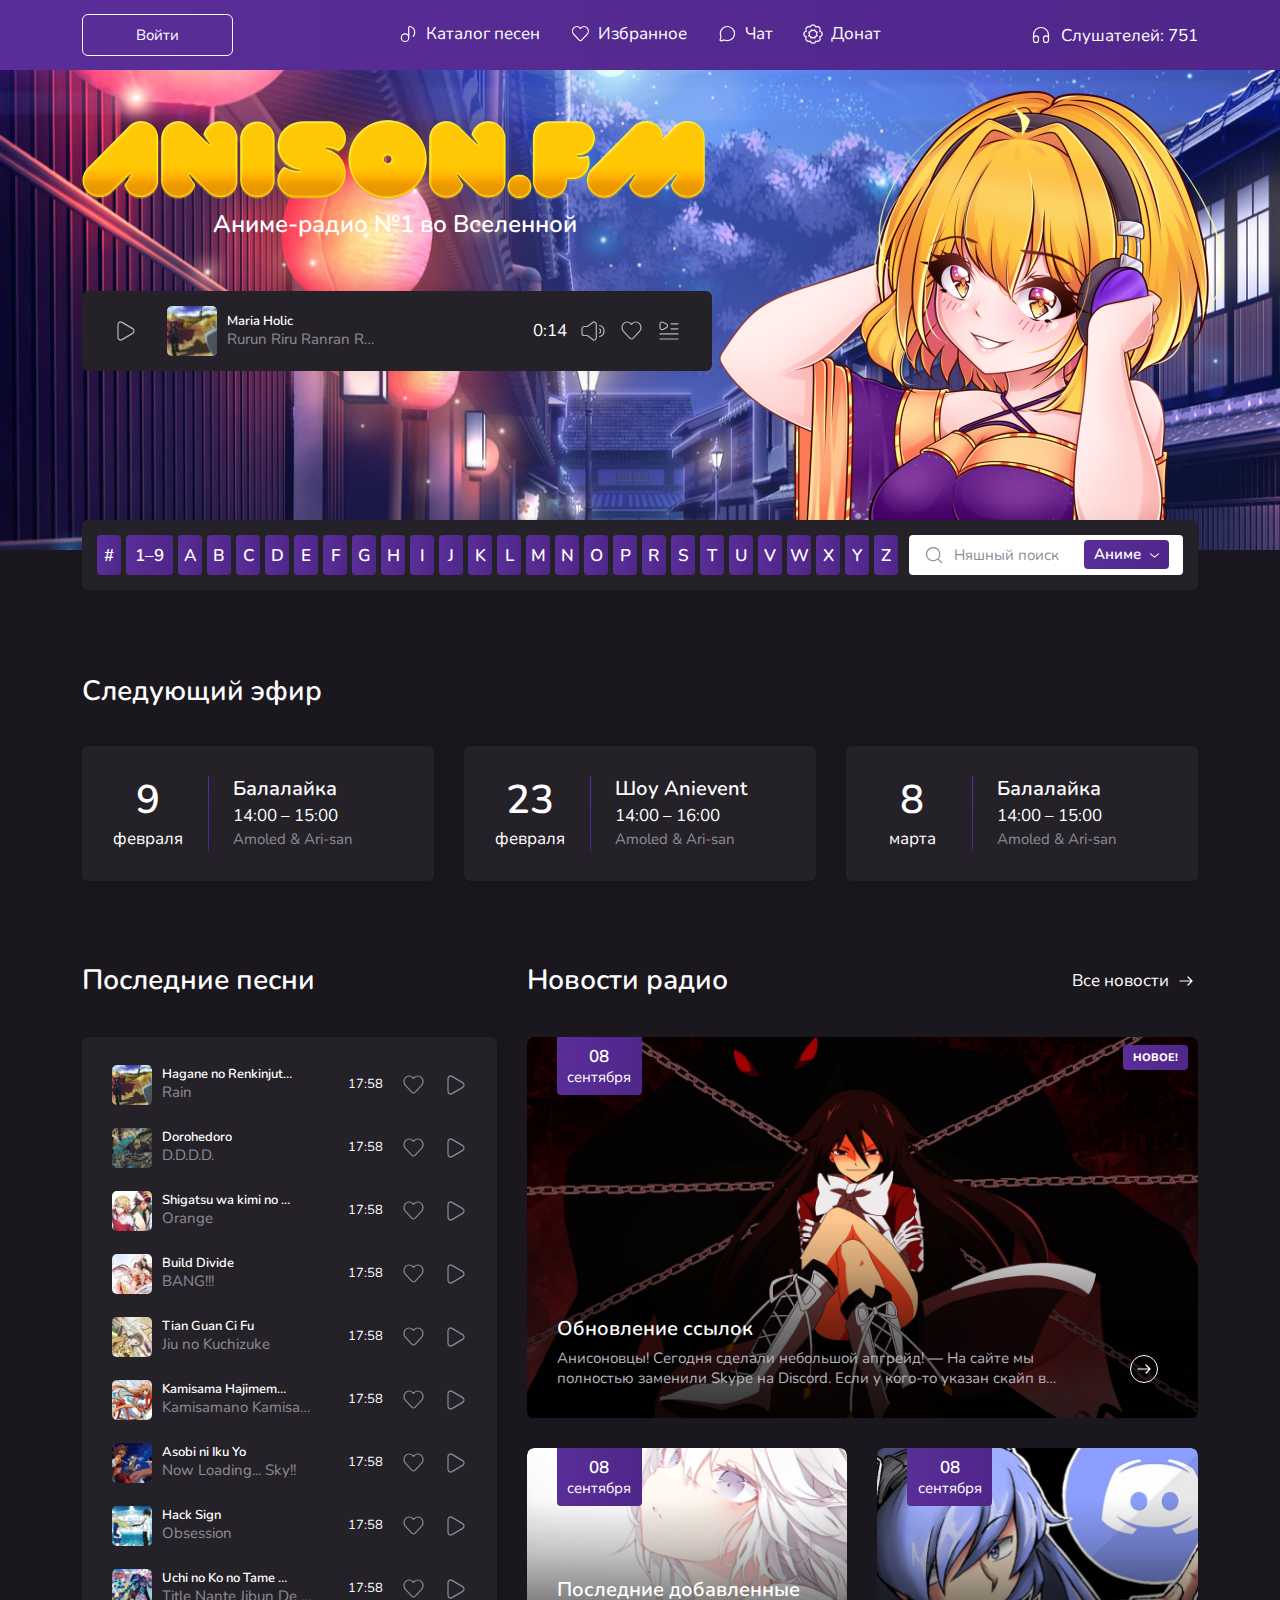
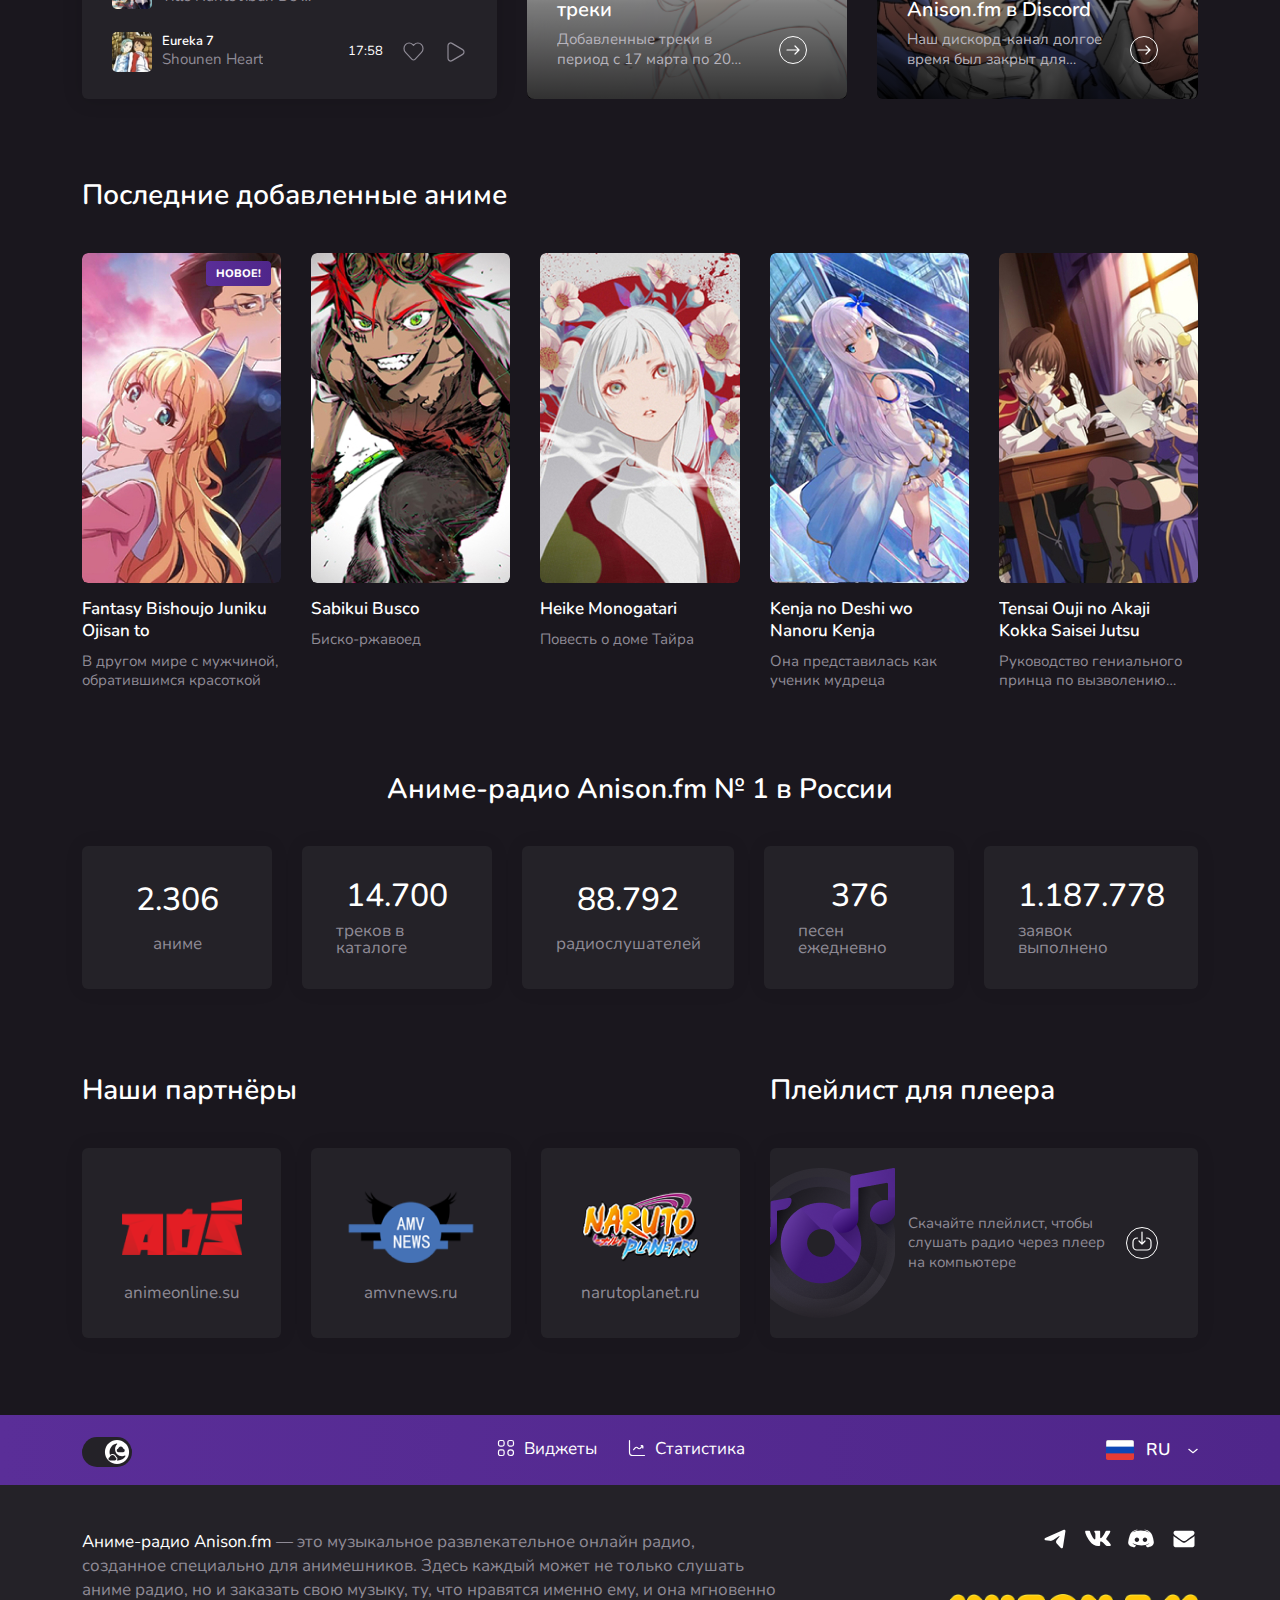
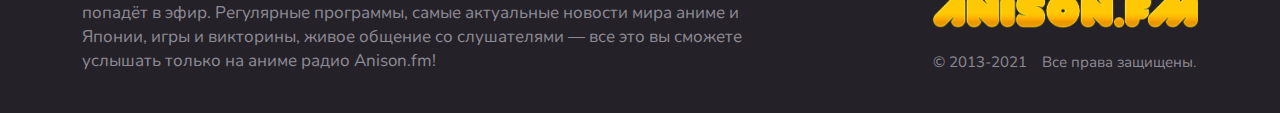
<file: index.html>
<!doctype html>
<html lang="ru">
<head>
    <meta charset="UTF-8">
    <meta name="viewport"
          content="width=device-width, user-scalable=no, initial-scale=1.0, maximum-scale=1.0, minimum-scale=1.0">
    <meta http-equiv="X-UA-Compatible" content="ie=edge">
    <title>Anison.fm</title>
    <link rel="stylesheet" href="./scss/swiper-bundle.css">
    <link rel="stylesheet" href="./scss/select2.min.css">
    <link rel="stylesheet" href="./scss/bootstrap.min.css">
    <link rel="stylesheet" href="./scss/main.css">

</head>
<body class="dark-theme">
<div class="page">
    <!--header-->
    <header class="header">
        <div class="header-bg">
            <div class="container">
                <div class="row">
                    <div class="col-12">
                        <div class="header-menu">
                            <div class="header-login">
                                <button type="button" class="header-login__btn" data-bs-toggle="modal"
                                        data-bs-target="#exampleModal">
                                    Войти
                                </button>
                            </div>
                            <nav class="nav-menu">
                                <li class="nav-item">
                                    <a href="#" class="nav-link">
                                        <svg class="nav-link__icon">
                                            <use href="./img/sprite.svg#song-icon"></use>
                                        </svg>
                                        <p class="nav-link__text">Каталог песен</p>
                                    </a>
                                </li>
                                <li class="nav-item">
                                    <a href="#" class="nav-link">
                                        <svg class="nav-link__icon">
                                            <use href="./img/sprite.svg#fav-icon"></use>
                                        </svg>
                                        <p class="nav-link__text">Избранное</p>
                                    </a>
                                </li>
                                <li class="nav-item">
                                    <a href="#" class="nav-link">
                                        <svg class="nav-link__icon">
                                            <use href="./img/sprite.svg#chat-icon"></use>
                                        </svg>
                                        <p class="nav-link__text">Чат</p>
                                    </a>
                                </li>
                                <li class="nav-item">
                                    <a href="#" class="nav-link">
                                        <svg class="nav-link__icon">
                                            <use href="./img/sprite.svg#donat-icon"></use>
                                        </svg>
                                        <p class="nav-link__text">Донат</p>
                                    </a>
                                </li>
                            </nav>
                            <div class="header-listeners">
                                <div class="listeners-block">
                                    <svg class="listeners-block__icon">
                                        <use href="./img/sprite.svg#listeners-icon"></use>
                                    </svg>
                                    <p class="listeners-block__text">Слушателей: 751</p>
                                </div>
                            </div>
                            <div class="btn-container">
                                <button class="menu-btn">
                                    <svg class="menu-btn__icon">
                                        <use href="./img/sprite.svg#menu-icon"></use>
                                    </svg>
                                </button>
                            </div>
                        </div>
                    </div>
                </div>
            </div>
            <nav class="mobile-nav">
                <div class="mobile-header">
                    <div class="header-listeners">
                        <div class="listeners-block">
                            <svg class="listeners-block__icon">
                                <use href="./img/sprite.svg#listeners-icon"></use>
                            </svg>
                            <p class="listeners-block__text">Слушателей: 751</p>
                        </div>
                    </div>
                    <button type="button" class="btn-close btn-close--mobile"></button>
                </div>
                <div class="mobile-menu">
                    <button type="button" class="header-login__btn header-login__btn--mobile" data-bs-toggle="modal"
                            data-bs-target="#exampleModal">
                        Войти
                    </button>
                    <!--                <div class="profile-block">-->
                    <!--                    <img src="./img/backgrounds/profile-img.png " alt="" class="profile-block__img">-->
                    <!--                    <p class="profile-block__title">Arifureta</p>-->
                    <!--                </div>-->
                    <li class="mobile-item">
                        <a href="" class="mobile-link">
                            <svg class="mobile-link__icon">
                                <use href="./img/sprite.svg#song-icon"></use>
                            </svg>
                            <p class="mobile-link__text">Каталог песен</p>
                        </a>
                    </li>
                    <li class="mobile-item">
                        <a href="# " class="mobile-link">
                            <svg class="mobile-link__icon">
                                <use href="./img/sprite.svg#fav-icon"></use>
                            </svg>
                            <p class="mobile-link__text">Избранное</p>
                        </a>
                    </li>
                    <li class="mobile-item">
                        <a href="# " class="mobile-link">
                            <svg class="mobile-link__icon">
                                <use href="./img/sprite.svg#chat-icon"></use>
                            </svg>
                            <p class="mobile-link__text">Чат</p>
                        </a>
                    </li>
                    <li class="mobile-item">
                        <a href="# " class="mobile-link">
                            <svg class="mobile-link__icon">
                                <use href="./img/sprite.svg#donat-icon"></use>
                            </svg>
                            <p class="mobile-link__text">Донат</p>
                        </a>
                    </li>
                    <li class="mobile-item">
                        <a href="# " class="mobile-link">
                            <svg class="mobile-link__icon">
                                <use href="./img/sprite.svg#widgets-icon"></use>
                            </svg>
                            <p class="mobile-link__text">Виджеты</p>
                        </a>
                    </li>
                    <li class="mobile-item">
                        <a href="# " class="mobile-link">
                            <svg class="mobile-link__icon">
                                <use href="./img/sprite.svg#statistic-icon"></use>
                            </svg>
                            <p class="mobile-link__text">Статистика</p>
                        </a>
                    </li>
                </div>

            </nav>
        </div>
    </header>
    <!--main-->
    <main class="main">
        <!--main-section-->
        <div class="main-bg">
            <div class="container">
                <div class="row">
                    <div class="col-12">
                        <div class="main-wrapper">
                            <div class="main-block">
                                <h1 class="logo-title">
                                    <a href="/" class="logo-link">
                                        <img src="./img/logo-main.png" alt="logo" class="logo-link__img">
                                    </a>
                                    <p class="logo-title__subtitle">Аниме-радио №1 во Вселенной</p>
                                </h1>
                                <div class="player-wrapper">
                                    <div class="player-item">
                                        <div class="d-flex align-items-center">
                                            <div class="song-group mr-30">
                                                <button class="song-play">
                                                    <svg class="song-play__start">
                                                        <use href="./img/sprite.svg#start-icon"></use>
                                                    </svg>
                                                    <svg class="song-play__stop hide">
                                                        <use href="./img/sprite.svg#stop-icon"></use>
                                                    </svg>
                                                </button>
                                            </div>
                                            <div class="song-box">
                                                <img src="./img/song/song-1.jpg" alt=""
                                                     class="song-item__img song-item__img--title">
                                                <div class="d-flex flex-column">
                                                    <a href="#" class="song-box__title">Maria Holic</a>
                                                    <p class="song-box__subtitle">Rurun Riru Ranran Rara</p>
                                                </div>
                                            </div>
                                        </div>
                                        <div class="song-group">
                                            <p class="song-item__time">0:14</p>
                                            <div class="song-container">
                                                <button class="song-sound">
                                                    <svg class="song-sound__icon song-sound__icon--on">
                                                        <use href="./img/sprite.svg#sound-icon"></use>
                                                    </svg>
                                                    <svg class="song-sound__icon song-sound__icon--off hide">
                                                        <use href="./img/sprite.svg#sound-icon-off"></use>
                                                    </svg>
                                                </button>
                                                <div class="list-dropdown hide">
                                                    <input type="range" class="form-range" min="0" max="100"
                                                           id="customRange2">
                                                </div>
                                            </div>
                                            <button class="song-like">
                                                <svg class="song-like__empty">
                                                    <use href="./img/sprite.svg#empty-icon"></use>
                                                </svg>
                                                <svg class="song-like__fill hide">
                                                    <use href="./img/sprite.svg#fill-icon"></use>
                                                </svg>
                                            </button>
                                            <button class="song-list" data-bs-toggle="modal" data-bs-target="#listModal">
                                                <svg class="song-list__icon">
                                                    <use href="./img/sprite.svg#list-icon"></use>
                                                </svg>
                                            </button>
                                        </div>
                                    </div>
                                    <div class="song-dropdown">
                                        <p class="song-dropdown__title">Далее в эфире</p>
                                        <div class="song-list">
                                            <div class="list-item">
                                                <div class="song-box">
                                                    <span class="list-item__number">1</span>
                                                    <img src="./img/song/song-11.jpg" alt="" class="song-item__img">
                                                    <div class="d-flex flex-column">
                                                        <a href="#" class="song-box__title">FLCL</a>
                                                        <p class="song-box__subtitle">Little Busters</p>
                                                    </div>
                                                </div>
                                                <div class="song-vote">
                                                    <div class="song-wrap">
                                                        <span class="song-vote__active"></span>
                                                        <a href="#" class="song-vote__author">Arri</a>
                                                    </div>
                                                    <button class="song-sign">
                                                        <svg class="song-sign__plus">
                                                            <use href="./img/sprite.svg#plus-icon"></use>
                                                        </svg>
                                                        <svg class="song-sign__minus hide">
                                                            <use href="./img/sprite.svg#minus-icon"></use>
                                                        </svg>
                                                    </button>
                                                    <div class="d-flex flex-column">
                                                        <span class="song-vote__votes">110</span>
                                                        <p class="song-vote__subtitle">голосов</p>
                                                    </div>
                                                </div>
                                            </div>
                                            <div class="list-item">
                                                <div class="song-box">
                                                    <span class="list-item__number">2</span>
                                                    <img src="./img/song/song-12.jpg" alt="" class="song-item__img">
                                                    <div class="d-flex flex-column">
                                                        <a href="#" class="song-box__title">AJIN</a>
                                                        <pp class="song-box__subtitle">Yoru wa Nemureru kai</pp>
                                                    </div>
                                                </div>
                                                <div class="song-vote">
                                                    <a href="#" class="song-vote__author">UsagiChiba</a>
                                                    <button class="song-sign">
                                                        <svg class="song-sign__plus">
                                                            <use href="./img/sprite.svg#plus-icon"></use>
                                                        </svg>
                                                        <svg class="song-sign__minus hide">
                                                            <use href="./img/sprite.svg#minus-icon"></use>
                                                        </svg>
                                                    </button>
                                                    <div class="d-flex flex-column">
                                                        <span class="song-vote__votes">11</span>
                                                        <p class="song-vote__subtitle">голосов</p>
                                                    </div>
                                                </div>
                                            </div>
                                            <div class="list-item">
                                                <div class="song-box">
                                                    <span class="list-item__number">3</span>
                                                    <img src="./img/song/song-13.jpg" alt="" class="song-item__img">
                                                    <div class="d-flex flex-column">
                                                        <a href="#" class="song-box__title">Uta no Prince-sama</a>
                                                        <p class="song-box__subtitle">Up-Down-Up!</p>
                                                    </div>
                                                </div>
                                                <div class="song-vote">
                                                    <a href="#" class="song-vote__author">WeebsVeteran</a>
                                                    <button class="song-sign">
                                                        <svg class="song-sign__plus">
                                                            <use href="./img/sprite.svg#plus-icon"></use>
                                                        </svg>
                                                        <svg class="song-sign__minus hide">
                                                            <use href="./img/sprite.svg#minus-icon"></use>
                                                        </svg>
                                                    </button>
                                                    <div class="d-flex flex-column">
                                                        <span class="song-vote__votes">10</span>
                                                        <p class="song-vote__subtitle">голосов</p>
                                                    </div>
                                                </div>
                                            </div>
                                            <div class="list-item">
                                                <div class="song-box">
                                                    <span class="list-item__number">4</span>
                                                    <img src="./img/song/song-14.jpg" alt="" class="song-item__img">
                                                    <div class="d-flex flex-column">
                                                        <a href="#" class="song-box__title">Rakudai Kishi no Cavalry</a>
                                                        <p class="song-box__subtitle">Rakudai Kishi no Cavalry</p>
                                                    </div>
                                                </div>
                                                <div class="song-vote">
                                                    <a href="#" class="song-vote__author">WeebsVeteran</a>
                                                    <button class="song-sign">
                                                        <svg class="song-sign__plus">
                                                            <use href="./img/sprite.svg#plus-icon"></use>
                                                        </svg>
                                                        <svg class="song-sign__minus hide">
                                                            <use href="./img/sprite.svg#minus-icon"></use>
                                                        </svg>
                                                    </button>
                                                    <div class="d-flex flex-column">
                                                        <span class="song-vote__votes">9</span>
                                                        <p class="song-vote__subtitle">голосов</p>
                                                    </div>
                                                </div>
                                            </div>
                                            <div class="list-item">
                                                <div class="song-box">
                                                    <span class="list-item__number">5</span>
                                                    <img src="./img/song/song-15.jpg" alt="" class="song-item__img">
                                                    <div class="d-flex flex-column">
                                                        <a href="#" class="song-box__title">Slayers</a>
                                                        <p class="song-box__subtitle">Get Along</p>
                                                    </div>
                                                </div>
                                                <div class="song-vote">
                                                    <a href="#" class="song-vote__author">Dead_Waifu</a>
                                                    <button class="song-sign">
                                                        <svg class="song-sign__plus">
                                                            <use href="./img/sprite.svg#plus-icon"></use>
                                                        </svg>
                                                        <svg class="song-sign__minus hide">
                                                            <use href="./img/sprite.svg#minus-icon"></use>
                                                        </svg>
                                                    </button>
                                                    <div class="d-flex flex-column">
                                                        <span class="song-vote__votes">7</span>
                                                        <p class="song-vote__subtitle">голосов</p>
                                                    </div>
                                                </div>
                                            </div>
                                            <button class="radio-link radio-link--dropdown" data-bs-toggle="modal"
                                                    data-bs-target="#listModal">
                                                <p class="radio-link__text">Вся очередь заказов</p>
                                                <svg class="radio-link__icon">
                                                    <use href="./img/sprite.svg#arrow-icon"></use>
                                                </svg>
                                            </button>
                                        </div>

                                    </div>
                                </div>
                            </div>
                            <div class="main-img">
                                <img src="./img/backgrounds/main-girl.png" alt="" class="main-img__img">
                            </div>
                            <div class="search-wrapper">
                                <div class="search-links">
                                    <a href="#" class="search-link">#</a>
                                    <a href="#" class="search-link">1–9</a>
                                    <a href="#" class="search-link">A</a>
                                    <a href="#" class="search-link">B</a>
                                    <a href="#" class="search-link">C</a>
                                    <a href="#" class="search-link">D</a>
                                    <a href="#" class="search-link">E</a>
                                    <a href="#" class="search-link">F</a>
                                    <a href="#" class="search-link">G</a>
                                    <a href="#" class="search-link">H</a>
                                    <a href="#" class="search-link">I</a>
                                    <a href="#" class="search-link">J</a>
                                    <a href="#" class="search-link">K</a>
                                    <a href="#" class="search-link">L</a>
                                    <a href="#" class="search-link">M</a>
                                    <a href="#" class="search-link">N</a>
                                    <a href="#" class="search-link">O</a>
                                    <a href="#" class="search-link">P</a>
                                    <a href="#" class="search-link">R</a>
                                    <a href="#" class="search-link">S</a>
                                    <a href="#" class="search-link">T</a>
                                    <a href="#" class="search-link">U</a>
                                    <a href="#" class="search-link">V</a>
                                    <a href="#" class="search-link">W</a>
                                    <a href="#" class="search-link">X</a>
                                    <a href="#" class="search-link">Y</a>
                                    <a href="#" class="search-link">Z</a>
                                </div>
                                <form onsubmit="event.preventDefault();" class="search-form">
                                    <label class="search-box">
                                        <svg class="search-box__icon">
                                            <use href="./img/sprite.svg#search-icon"></use>
                                        </svg>
                                        <input type="search" placeholder="Няшный поиск" class="search-box__input">
                                    </label>
                                    <div class="search-dropdown">
                                        <button class="search-dropdown__title">Аниме</button>
                                        <ul class="search-list">
                                            <li class="search-item search-item--active">
                                                Аниме
                                            </li>
                                            <li class="search-item">
                                                Трек
                                            </li>
                                            <li class="search-item">
                                                Артист
                                            </li>
                                        </ul>
                                    </div>
                                    <div class="search-validation hide">
                                        <a href="#" class="validation-item">
                                            <img src="./img/song/song-1.jpg" alt="" class="validation-item__img">
                                            <div class="d-flex flex-column">
                                                <p class="validation-item__title">Full Metal Panic!</p>
                                                <p class="validation-item__subtitle">Стальная тревога!</p>
                                            </div>
                                        </a>
                                        <a href="#" class="validation-item">
                                            <img src="./img/song/song-1.jpg" alt="" class="validation-item__img">
                                            <div class="d-flex flex-column">
                                                <p class="validation-item__title">Hanage no Renkinjutsushi</p>
                                                <p class="validation-item__subtitle">Стальной алхимик</p>
                                            </div>
                                        </a>
                                        <a href="#" class="validation-item">
                                            <img src="./img/song/song-1.jpg" alt="" class="validation-item__img">
                                            <div class="d-flex flex-column">
                                                <p class="validation-item__title">Koutetsu Sangokushi</p>
                                                <p class="validation-item__subtitle">Стальные Хроники Царств</p>
                                            </div>
                                        </a>
                                        <a href="#" class="validation-item">
                                            <img src="./img/song/song-1.jpg" alt="" class="validation-item__img">
                                            <div class="d-flex flex-column">
                                                <p class="validation-item__title">Kurogane no Linebarrels</p>
                                                <p class="validation-item__subtitle">Стальные Лайнбаррели</p>
                                            </div>
                                        </a>
                                        <a href="#" class="validation-item">
                                            <img src="./img/song/song-1.jpg" alt="" class="validation-item__img">
                                            <div class="d-flex flex-column">
                                                <p class="validation-item__title">M3: Sono Kuroki Hagane</p>
                                                <p class="validation-item__subtitle">М3: Эта Чёрная Сталь</p>
                                            </div>
                                        </a>
                                        <a href="#" class="validation-item">
                                            <img src="./img/song/song-1.jpg" alt="" class="validation-item__img">
                                            <div class="d-flex flex-column">
                                                <p class="validation-item__title">M3: Sono Kuroki Hagane</p>
                                                <p class="validation-item__subtitle">М3: Эта Чёрная Сталь</p>
                                            </div>
                                        </a>
                                    </div>
                                    <div class=" search-validation search-validation--text hide">
                                        <a href="#" class="validation-item">
                                            <p class="validation-item__title">Nanase Hikaru</p>
                                        </a>
                                        <a href="#" class="validation-item">
                                            <p class="validation-item__title">Nana Mizuki</p>
                                        </a>
                                        <a href="#" class="validation-item">
                                            <p class="validation-item__title">Nanairo Namida</p>
                                        </a>
                                        <a href="#" class="validation-item">
                                            <p class="validation-item__title">Hazel Fernandes</p>
                                        </a>
                                        <a href="#" class="validation-item">
                                            <p class="validation-item__title">Shiho Nanba</p>
                                        </a>
                                        <a href="#" class="validation-item">
                                            <p class="validation-item__title">Shiho Nanba</p>
                                        </a>
                                    </div>
                                </form>
                            </div>
                        </div>

                    </div>
                </div>
            </div>
        </div>
        <!--player-mobile-->
        <div class="main-bg-mobile">
            <div class="container">
                <div class="row">
                    <div class="col-12">
                        <div class="mobile-grid">
                            <div class="mobile-grid-item">
                                <div class="mobile-box">
                                    <div class="d-flex align-items-center">
                                        <img src="./img/song/song-1.jpg" alt="" class="mobile-box__img">
                                        <div class="d-flex flex-column">
                                            <a href="#" class="mobile-box__title">Maria Holic</a>
                                            <p class="mobile-box__subtitle">Rurun Riru Ranran Rara</p>
                                        </div>
                                    </div>
                                    <p class="mobile-box__time">17:58</p>
                                </div>
                                <div class="song-group">
                                    <button class="song-like">
                                        <svg class="song-like__empty song-like__empty--grey">
                                            <use href="./img/sprite.svg#empty-icon"></use>
                                        </svg>
                                        <svg class="song-like__fill hide">
                                            <use href="./img/sprite.svg#fill-icon"></use>
                                        </svg>
                                    </button>
                                    <button class="song-play">
                                        <svg class="song-play__start song-play__start--grey">
                                            <use href="./img/sprite.svg#start-icon"></use>
                                        </svg>
                                        <svg class="song-play__stop song-play__stop--black hide">
                                            <use href="./img/sprite.svg#stop-icon"></use>
                                        </svg>
                                    </button>
                                    <button class="song-list" data-bs-toggle="modal" data-bs-target="#listModal">
                                        <svg class="song-list__icon">
                                            <use href="./img/sprite.svg#list-icon"></use>
                                        </svg>
                                    </button>


                                </div>
                            </div>
                            <a href="#" class="mobile-btn">Заказать трек</a>
                            <div class="search-wrapper search-wrapper--mobile">
                                <form onsubmit="event.preventDefault();" class="search-form">
                                    <label class="search-box">
                                        <svg class="search-box__icon">
                                            <use href="./img/sprite.svg#search-icon"></use>
                                        </svg>
                                        <input type="search" placeholder="Няшный поиск" class="search-box__input">
                                    </label>
                                    <div class="search-dropdown">
                                        <button class="search-dropdown__title">Аниме</button>
                                        <ul class="search-list ">
                                            <li class="search-item search-item--active">
                                                Аниме
                                            </li>
                                            <li class="search-item">
                                                Трек
                                            </li>
                                            <li class="search-item">
                                                Артист
                                            </li>
                                        </ul>
                                    </div>
                                    <div class="search-validation hide">
                                        <a href="#" class="validation-item">
                                            <img src="./img/song/song-1.jpg" alt="" class="validation-item__img">
                                            <div class="d-flex flex-column">
                                                <p class="validation-item__title">Full Metal Panic!</p>
                                                <p class="validation-item__subtitle">Стальная тревога!</p>
                                            </div>
                                        </a>
                                        <a href="#" class="validation-item">
                                            <img src="./img/song/song-1.jpg" alt="" class="validation-item__img">
                                            <div class="d-flex flex-column">
                                                <p class="validation-item__title">Hanage no Renkinjutsushi</p>
                                                <p class="validation-item__subtitle">Стальной алхимик</p>
                                            </div>
                                        </a>
                                        <a href="#" class="validation-item">
                                            <img src="./img/song/song-1.jpg" alt="" class="validation-item__img">
                                            <div class="d-flex flex-column">
                                                <p class="validation-item__title">Koutetsu Sangokushi</p>
                                                <p class="validation-item__subtitle">Стальные Хроники Царств</p>
                                            </div>
                                        </a>
                                        <a href="#" class="validation-item">
                                            <img src="./img/song/song-1.jpg" alt="" class="validation-item__img">
                                            <div class="d-flex flex-column">
                                                <p class="validation-item__title">Kurogane no Linebarrels</p>
                                                <p class="validation-item__subtitle">Стальные Лайнбаррели</p>
                                            </div>
                                        </a>
                                        <a href="#" class="validation-item">
                                            <img src="./img/song/song-1.jpg" alt="" class="validation-item__img">
                                            <div class="d-flex flex-column">
                                                <p class="validation-item__title">M3: Sono Kuroki Hagane</p>
                                                <p class="validation-item__subtitle">М3: Эта Чёрная Сталь</p>
                                            </div>
                                        </a>
                                        <a href="#" class="validation-item">
                                            <img src="./img/song/song-1.jpg" alt="" class="validation-item__img">
                                            <div class="d-flex flex-column">
                                                <p class="validation-item__title">M3: Sono Kuroki Hagane</p>
                                                <p class="validation-item__subtitle">М3: Эта Чёрная Сталь</p>
                                            </div>
                                        </a>
                                    </div>
                                    <div class=" search-validation search-validation--text hide">
                                        <a href="#" class="validation-item">
                                            <p class="validation-item__title">Nanase Hikaru</p>
                                        </a>
                                        <a href="#" class="validation-item">
                                            <p class="validation-item__title">Nana Mizuki</p>
                                        </a>
                                        <a href="#" class="validation-item">
                                            <p class="validation-item__title">Nanairo Namida</p>
                                        </a>
                                        <a href="#" class="validation-item">
                                            <p class="validation-item__title">Hazel Fernandes</p>
                                        </a>
                                        <a href="#" class="validation-item">
                                            <p class="validation-item__title">Shiho Nanba</p>
                                        </a>
                                        <a href="#" class="validation-item">
                                            <p class="validation-item__title">Shiho Nanba</p>
                                        </a>
                                    </div>
                                </form>
                            </div>
                        </div>


                    </div>
                </div>
            </div>
        </div>
        <div class="section-bg">
            <!--music-section-->
            <div class="container">
                <!--live-section-->
                <div class="row">
                    <div class="col-12">
                        <div class="live-wrapper">
                            <div class="live-block">
                                <h2 class="live-block__title">Следующий эфир</h2>
                                <div class="live-grid">
                                    <a href="#" class="live-item">
                                        <div class="live-date">
                                        <span class="live-date__number">
                                            9
                                        </span>
                                            <p class="live-date__month">февраля</p>
                                        </div>
                                        <div class="live-info">
                                            <p class="live-info__title">Балалайка</p>
                                            <p class="live-info__time">14:00 – 15:00</p>
                                            <p class="live-info__author">Amoled & Ari-san</p>
                                        </div>
                                    </a>
                                    <a href="#" class="live-item">
                                        <div class="live-date">
                                        <span class="live-date__number">
                                          23
                                        </span>
                                            <p class="live-date__month">февраля</p>
                                        </div>
                                        <div class="live-info">
                                            <p class="live-info__title">Шоу Anievent</p>
                                            <p class="live-info__time">14:00 – 16:00</p>
                                            <p class="live-info__author">Amoled & Ari-san</p>
                                        </div>
                                    </a>
                                    <a href="#" class="live-item">
                                        <div class="live-date">
                                        <span class="live-date__number">
                                            8
                                        </span>
                                            <p class="live-date__month">марта</p>
                                        </div>
                                        <div class="live-info">
                                            <p class="live-info__title">Балалайка</p>
                                            <p class="live-info__time">14:00 – 15:00</p>
                                            <p class="live-info__author">Amoled & Ari-san</p>
                                        </div>
                                    </a>
                                </div>
                            </div>
                        </div>
                    </div>
                </div>
                <!--news-section-->
                <div class="row">
                    <div class="col-12">
                        <div class="music-wrapper">
                            <div class="song-wrapper">
                                <h2 class="song-wrapper__title">Последние песни</h2>
                                <div class="song-grid ">
                                    <div class="song-item ">
                                        <div class="song-box">
                                            <img src="./img/song/song-1.jpg" alt="" class="song-item__img">
                                            <div class="d-flex flex-column">
                                                <p class="song-box__title">Hagane no Renkinjutsushi</p>
                                                <p class="song-box__subtitle">Rain</p>
                                            </div>
                                        </div>
                                        <div class="song-group">
                                            <p class="song-item__time">17:58</p>
                                            <button class="song-like">
                                                <svg class="song-like__empty song-like__empty--grey">
                                                    <use href="./img/sprite.svg#empty-icon"></use>
                                                </svg>
                                                <svg class="song-like__fill hide">
                                                    <use href="./img/sprite.svg#fill-icon"></use>
                                                </svg>
                                            </button>
                                            <button class="song-play">
                                                <svg class="song-play__start song-play__start--grey">
                                                    <use href="./img/sprite.svg#start-icon"></use>
                                                </svg>
                                                <svg class="song-play__stop song-play__stop--black hide">
                                                    <use href="./img/sprite.svg#stop-icon"></use>
                                                </svg>
                                            </button>
                                        </div>
                                    </div>
                                    <div class="song-item">
                                        <div class="song-box">
                                            <img src="./img/song/song-2.jpg" alt="" class="song-item__img">
                                            <div class="d-flex flex-column">
                                                <p class="song-box__title">Dorohedoro</p>
                                                <p class="song-box__subtitle">D.D.D.D.</p>
                                            </div>
                                        </div>
                                        <div class="song-group">
                                            <p class="song-item__time">17:58</p>
                                            <button class="song-like">
                                                <svg class="song-like__empty song-like__empty--grey">
                                                    <use href="./img/sprite.svg#empty-icon"></use>
                                                </svg>
                                                <svg class="song-like__fill hide">
                                                    <use href="./img/sprite.svg#fill-icon"></use>
                                                </svg>
                                            </button>
                                            <button class="song-play">
                                                <svg class="song-play__start song-play__start--grey">
                                                    <use href="./img/sprite.svg#start-icon"></use>
                                                </svg>
                                                <svg class="song-play__stop song-play__stop--black hide">
                                                    <use href="./img/sprite.svg#stop-icon"></use>
                                                </svg>
                                            </button>
                                        </div>
                                    </div>
                                    <div class="song-item">
                                        <div class="song-box">
                                            <img src="./img/song/song-3.jpg" alt="" class="song-item__img">
                                            <div class="d-flex flex-column">
                                                <p class="song-box__title">Shigatsu wa kimi no uso</p>
                                                <p class="song-box__subtitle">Orange</p>
                                            </div>
                                        </div>
                                        <div class="song-group">
                                            <p class="song-item__time">17:58</p>
                                            <button class="song-like">
                                                <svg class="song-like__empty song-like__empty--grey">
                                                    <use href="./img/sprite.svg#empty-icon"></use>
                                                </svg>
                                                <svg class="song-like__fill hide">
                                                    <use href="./img/sprite.svg#fill-icon"></use>
                                                </svg>
                                            </button>
                                            <button class="song-play">
                                                <svg class="song-play__start song-play__start--grey">
                                                    <use href="./img/sprite.svg#start-icon"></use>
                                                </svg>
                                                <svg class="song-play__stop song-play__stop--black hide">
                                                    <use href="./img/sprite.svg#stop-icon"></use>
                                                </svg>
                                            </button>
                                        </div>
                                    </div>
                                    <div class="song-item">

                                        <div class="song-box">
                                            <img src="./img/song/song-5.jpg" alt="" class="song-item__img">
                                            <div class="d-flex flex-column">
                                                <p class="song-box__title">Build Divide</p>
                                                <p class="song-box__subtitle">BANG!!!</p>
                                            </div>
                                        </div>
                                        <div class="song-group">
                                            <p class="song-item__time">17:58</p>
                                            <button class="song-like">
                                                <svg class="song-like__empty song-like__empty--grey">
                                                    <use href="./img/sprite.svg#empty-icon"></use>
                                                </svg>
                                                <svg class="song-like__fill hide">
                                                    <use href="./img/sprite.svg#fill-icon"></use>
                                                </svg>
                                            </button>
                                            <button class="song-play">
                                                <svg class="song-play__start song-play__start--grey">
                                                    <use href="./img/sprite.svg#start-icon"></use>
                                                </svg>
                                                <svg class="song-play__stop song-play__stop--black hide">
                                                    <use href="./img/sprite.svg#stop-icon"></use>
                                                </svg>
                                            </button>
                                        </div>
                                    </div>
                                    <div class="song-item">

                                        <div class="song-box">
                                            <img src="./img/song/song-6.jpg" alt="" class="song-item__img">
                                            <div class="d-flex flex-column">
                                                <p class="song-box__title">Tian Guan Ci Fu</p>
                                                <p class="song-box__subtitle">Jiu no Kuchizuke</p>
                                            </div>
                                        </div>
                                        <div class="song-group">
                                            <p class="song-item__time">17:58</p>
                                            <button class="song-like">
                                                <svg class="song-like__empty song-like__empty--grey">
                                                    <use href="./img/sprite.svg#empty-icon"></use>
                                                </svg>
                                                <svg class="song-like__fill hide">
                                                    <use href="./img/sprite.svg#fill-icon"></use>
                                                </svg>
                                            </button>
                                            <button class="song-play">
                                                <svg class="song-play__start song-play__start--grey">
                                                    <use href="./img/sprite.svg#start-icon"></use>
                                                </svg>
                                                <svg class="song-play__stop song-play__stop--black hide">
                                                    <use href="./img/sprite.svg#stop-icon"></use>
                                                </svg>
                                            </button>
                                        </div>
                                    </div>
                                    <div class="song-item">
                                        <div class="song-box">
                                            <img src="./img/song/song-7.jpg" alt="" class="song-item__img">
                                            <div class="d-flex flex-column">
                                                <p class="song-box__title">Kamisama Hajimemashita</p>
                                                <p class="song-box__subtitle">Kamisamano Kamisama</p>
                                            </div>
                                        </div>
                                        <div class="song-group">
                                            <p class="song-item__time">17:58</p>
                                            <button class="song-like">
                                                <svg class="song-like__empty song-like__empty--grey">
                                                    <use href="./img/sprite.svg#empty-icon"></use>
                                                </svg>
                                                <svg class="song-like__fill hide">
                                                    <use href="./img/sprite.svg#fill-icon"></use>
                                                </svg>
                                            </button>
                                            <button class="song-play">
                                                <svg class="song-play__start song-play__start--grey">
                                                    <use href="./img/sprite.svg#start-icon"></use>
                                                </svg>
                                                <svg class="song-play__stop song-play__stop--black hide">
                                                    <use href="./img/sprite.svg#stop-icon"></use>
                                                </svg>
                                            </button>
                                        </div>
                                    </div>
                                    <div class="song-item">
                                        <div class="song-box">
                                            <img src="./img/song/song-8.jpg" alt="" class="song-item__img">
                                            <div class="d-flex flex-column">
                                                <p class="song-box__title">Asobi ni Iku Yo</p>
                                                <p class="song-box__subtitle">Now Loading... Sky!!</p>
                                            </div>
                                        </div>
                                        <div class="song-group">
                                            <p class="song-item__time">17:58</p>
                                            <button class="song-like">
                                                <svg class="song-like__empty song-like__empty--grey">
                                                    <use href="./img/sprite.svg#empty-icon"></use>
                                                </svg>
                                                <svg class="song-like__fill hide">
                                                    <use href="./img/sprite.svg#fill-icon"></use>
                                                </svg>
                                            </button>
                                            <button class="song-play">
                                                <svg class="song-play__start song-play__start--grey">
                                                    <use href="./img/sprite.svg#start-icon"></use>
                                                </svg>
                                                <svg class="song-play__stop song-play__stop--black hide">
                                                    <use href="./img/sprite.svg#stop-icon"></use>
                                                </svg>
                                            </button>
                                        </div>
                                    </div>
                                    <div class="song-item">
                                        <div class="song-box">
                                            <img src="./img/song/song-9.jpg" alt="" class="song-item__img">
                                            <div class="d-flex flex-column">
                                                <p class="song-box__title">Hack Sign</p>
                                                <p class="song-box__subtitle">Obsession</p>
                                            </div>
                                        </div>
                                        <div class="song-group">
                                            <p class="song-item__time">17:58</p>
                                            <button class="song-like">
                                                <svg class="song-like__empty song-like__empty--grey">
                                                    <use href="./img/sprite.svg#empty-icon"></use>
                                                </svg>
                                                <svg class="song-like__fill hide">
                                                    <use href="./img/sprite.svg#fill-icon"></use>
                                                </svg>
                                            </button>
                                            <button class="song-play">
                                                <svg class="song-play__start song-play__start--grey">
                                                    <use href="./img/sprite.svg#start-icon"></use>
                                                </svg>
                                                <svg class="song-play__stop song-play__stop--black hide">
                                                    <use href="./img/sprite.svg#stop-icon"></use>
                                                </svg>
                                            </button>
                                        </div>
                                    </div>
                                    <div class="song-item">
                                        <div class="song-box">
                                            <img src="./img/song/song-4.jpg" alt="" class="song-item__img">
                                            <div class="d-flex flex-column">
                                                <p class="song-box__title">Uchi no Ko no Tame Narabararar</p>
                                                <p class="song-box__subtitle">Title Nante Jibun De Kangaenasai</p>
                                            </div>
                                        </div>
                                        <div class="song-group">
                                            <p class="song-item__time">17:58</p>
                                            <button class="song-like">
                                                <svg class="song-like__empty song-like__empty--grey">
                                                    <use href="./img/sprite.svg#empty-icon"></use>
                                                </svg>
                                                <svg class="song-like__fill hide">
                                                    <use href="./img/sprite.svg#fill-icon"></use>
                                                </svg>
                                            </button>
                                            <button class="song-play">
                                                <svg class="song-play__start song-play__start--grey">
                                                    <use href="./img/sprite.svg#start-icon"></use>
                                                </svg>
                                                <svg class="song-play__stop song-play__stop--black hide">
                                                    <use href="./img/sprite.svg#stop-icon"></use>
                                                </svg>
                                            </button>
                                        </div>
                                    </div>
                                    <div class="song-item">
                                        <div class="song-box">
                                            <img src="./img/song/song-10.jpg" alt="" class="song-item__img">
                                            <div class="d-flex flex-column">
                                                <p class="song-box__title">Eureka 7</p>
                                                <p class="song-box__subtitle">Shounen Heart</p>
                                            </div>
                                        </div>
                                        <div class="song-group">
                                            <p class="song-item__time">17:58</p>
                                            <button class="song-like">
                                                <svg class="song-like__empty song-like__empty--grey">
                                                    <use href="./img/sprite.svg#empty-icon"></use>
                                                </svg>
                                                <svg class="song-like__fill hide">
                                                    <use href="./img/sprite.svg#fill-icon"></use>
                                                </svg>
                                            </button>
                                            <button class="song-play">
                                                <svg class="song-play__start song-play__start--grey">
                                                    <use href="./img/sprite.svg#start-icon"></use>
                                                </svg>
                                                <svg class="song-play__stop song-play__stop--black hide">
                                                    <use href="./img/sprite.svg#stop-icon"></use>
                                                </svg>
                                            </button>
                                        </div>
                                    </div>
                                </div>
                            </div>
                            <div class="radio-container">
                                <div class="radio-wrapper">
                                    <h2 class="radio-wrapper__title">Новости радио</h2>
                                    <a href="#" class="radio-link">
                                        <p class="radio-link__text">Все новости</p>
                                        <svg class="radio-link__icon">
                                            <use href="./img/sprite.svg#arrow-icon"></use>
                                        </svg>
                                    </a>
                                </div>
                                <div class="radio-grid">
                                    <a href="#" class="radio-item">
                                        <div class="radio-item__img-wrapper">
                                            <img src="./img/song/radio-1.png" alt="" class="radio-item__img">
                                        </div>
                                        <div class="date-block">
                                            <span class="date-block__number">08</span>
                                            <p class="date-block__month">сентября</p>
                                        </div>
                                        <div class="radio-info">
                                            <p class="radio-info__title">Обновление ссылок</p>
                                            <div class="radio-box">
                                                <p class="radio-box__subtitle">Анисоновцы! Сегодня сделали небольшой
                                                    апгрейд!
                                                    — На сайте мы полностью заменили Skype на Discord. Если у кого-то указан
                                                    скайп в профиле, то можете...</p>
                                                <div class="radio-bg">
                                                    <svg class="radio-icon">
                                                        <use href="./img/sprite.svg#arrow-icon"></use>
                                                    </svg>
                                                </div>
                                            </div>
                                        </div>
                                        <span class="radio-new">Новое!</span>
                                    </a>
                                    <a href="#" class="radio-item">
                                        <div class="radio-item__img-wrapper">
                                            <img src="./img/song/radio-2.png" alt="" class="radio-item__img">
                                        </div>
                                        <div class="date-block">
                                            <span class="date-block__number">08</span>
                                            <p class="date-block__month">сентября</p>
                                        </div>
                                        <div class="radio-info">
                                            <p class="radio-info__title">Последние добавленные треки</p>
                                            <div class="radio-box">
                                                <p class="radio-box__subtitle">Добавленные треки в период с 17 марта по 20
                                                    апреля. Найти сп…</p>
                                                <div class="radio-bg">
                                                    <svg class="radio-icon">
                                                        <use href="./img/sprite.svg#arrow-icon"></use>
                                                    </svg>
                                                </div>
                                            </div>
                                        </div>
                                    </a>
                                    <a href="#" class="radio-item">
                                        <div class="radio-item__img-wrapper">
                                            <img src="./img/song/radio-3.png" alt="" class="radio-item__img">
                                        </div>
                                        <div class="date-block">
                                            <span class="date-block__number">08</span>
                                            <p class="date-block__month">сентября</p>
                                        </div>
                                        <div class="radio-info">
                                            <p class="radio-info__title">Anison.fm в Discord</p>
                                            <div class="radio-box">
                                                <p class="radio-box__subtitle">Наш дискорд-канал долгое время был закрыт для
                                                    слушателей, Мы вернулись</p>
                                                <div class="radio-bg">
                                                    <svg class="radio-icon">
                                                        <use href="./img/sprite.svg#arrow-icon"></use>
                                                    </svg>
                                                </div>
                                            </div>
                                        </div>
                                    </a>
                                    </a>
                                </div>
                                <a href="#" class="radio-link radio-link--mobile">
                                    <p class="radio-link__text">Все новости</p>
                                    <svg class="radio-link__icon">
                                        <use href="./img/sprite.svg#arrow-icon"></use>
                                    </svg>
                                </a>
                            </div>
                        </div>
                    </div>
                </div>
                <!--updates-section-->
                <div class="row">
                    <div class="col-12">
                        <div class="updates-wrapper">
                            <h2 class="updates-wrapper__title">Последние добавленные аниме</h2>
                            <div class="updates-grid updates-grid--gap">
                                <a href="#" class="updates-item">
                                    <div class="updates-group">
                                        <img src="./img/updates/updates-1.jpg" alt="" class="updates-item__img">
                                        <span class="radio-new">Новое!</span>
                                    </div>
                                    <p class="updates-item__title" data-bs-toggle="tooltip" data-bs-placement="bottom"
                                       data-bs-title="Fantasy Bishoujo Juniku Ojisan to">Fantasy Bishoujo Juniku Ojisan
                                        to</p>
                                    <p class="updates-item__subtitle">В другом мире с мужчиной, обратившимся
                                        красоткой</p>

                                </a>
                                <a href="#" class="updates-item">
                                    <div class="updates-group">
                                        <img src="./img/updates/updates-2.jpg" alt="" class="updates-item__img">
                                    </div>
                                    <p class="updates-item__title" data-bs-toggle="tooltip" data-bs-placement="bottom"
                                       data-bs-title="Sabikui Busco">Sabikui Busco</p>
                                    <p class="updates-item__subtitle">Биско-ржавоед</p>
                                </a>
                                <a href="#" class="updates-item">
                                    <div class="updates-group">
                                        <img src="./img/updates/updates-3.jpg" alt="" class="updates-item__img">
                                    </div>
                                    <p class="updates-item__title" data-bs-toggle="tooltip" data-bs-placement="bottom"
                                       data-bs-title="Heike Monogatari">Heike Monogatari</p>
                                    <p class="updates-item__subtitle">Повесть о доме Тайра</p>
                                </a>
                                <a href="#" class="updates-item">
                                    <div class="updates-group">
                                        <img src="./img/updates/updates-4.jpg" alt="" class="updates-item__img">
                                    </div>
                                    <p class="updates-item__title" data-bs-toggle="tooltip" data-bs-placement="bottom"
                                       data-bs-title="Kenja no Deshi wo Nanoru Kenja">Kenja no Deshi wo Nanoru Kenja</p>
                                    <p class="updates-item__subtitle">Она представилась как ученик мудреца</p>
                                </a>
                                <a href="#" class="updates-item">
                                    <div class="updates-group">
                                        <img src="./img/updates/updates-5.jpg" alt="" class="updates-item__img">
                                    </div>
                                    <p class="updates-item__title" data-bs-toggle="tooltip" data-bs-placement="bottom"
                                       data-bs-title="Tensai Ouji no Akaji Kokka Saisei Jutsu">Tensai Ouji no Akaji Kokka
                                        Saisei Jutsu</p>
                                    <p class="updates-item__subtitle">Руководство гениального принца по вызволению
                                        страны
                                        путешественников</p>
                                </a>
                            </div>
                        </div>
                    </div>
                </div>
                <!--top-section-->
                <div class="row">
                    <div class="col-12">
                        <div class="top-wrapper">
                            <h2 class="top-wrapper__title">Аниме-радио Anison.fm № 1 в России</h2>
                            <div class="top-grid">
                                <div class="top-item">
                                    <span class="top-item__number">2.306</span>
                                    <p class="top-item__text">аниме</p>
                                </div>
                                <div class="top-item">
                                    <span class="top-item__number">14.700</span>
                                    <p class="top-item__text">треков в каталоге</p>
                                </div>
                                <div class="top-item">
                                    <span class="top-item__number">88.792</span>
                                    <p class="top-item__text">радиослушателей</p>
                                </div>
                                <div class="top-item">
                                    <span class="top-item__number">376</span>
                                    <p class="top-item__text">песен ежедневно</p>
                                </div>
                                <div class="top-item">
                                    <span class="top-item__number">1.187.778</span>
                                    <p class="top-item__text">заявок выполнено</p>
                                </div>
                            </div>
                        </div>
                    </div>
                </div>
                <!--partners-section-->
                <div class="row">
                    <div class="col-12">
                        <div class="partners-container">
                            <div class="partners-wrapper">
                                <h2 class="partners-wrapper__title">Наши партнёры</h2>
                                <div class="partners-grid">
                                    <a href="#" class="partners-item">
                                        <img src="./img/partners/partners-1.png" alt="" class="partners-item__img">
                                        <p class="partners-item__text">animeonline.su</p>
                                    </a>
                                    <a href="#" class="partners-item">
                                        <img src="./img/partners/partners-2.png" alt="" class="partners-item__img">
                                        <p class="partners-item__text">amvnews.ru</p>
                                    </a>
                                    <a href="#" class="partners-item">
                                        <img src="./img/partners/partners-3.png" alt="" class="partners-item__img">
                                        <p class="partners-item__text">narutoplanet.ru</p>
                                    </a>
                                </div>
                            </div>
                            <div class="playlist-wrapper">
                                <h2 class="playlist-wrapper__title">Плейлист для плеера</h2>
                                <div class="playlist-grid">
                                    <a href="#" class="playlist-item">
                                        <p class="playlist-item__text">Скачайте плейлист, чтобы слушать радио через
                                            плеер на компьютере</p>
                                        <span class="playlist-bg">
                                        <svg class="playlist-icon">
                                            <use href="./img/sprite.svg#download-icon"></use>
                                        </svg>
                                    </span>
                                    </a>
                                </div>
                            </div>
                        </div>
                    </div>
                </div>
            </div>
        </div>
    </main>
    <!--footer-->
    <footer class="footer">
        <div class="footer-widgets">
            <div class="container">
                <div class="row">
                    <div class="col-12">
                        <div class="widgets-grid">
                            <div class="widgets-radio">
                                <div class="form-check form-switch widgets-switch form-switch-sm">
                                    <input class="form-check-input " type="checkbox" role="switch"
                                           id="flexSwitchCheckDefault" checked>
                                    <label class="form-check-label" for="flexSwitchCheckDefault"></label>
                                </div>
                            </div>
                            <nav class="widgets-block">
                                <li class="nav-item">
                                    <a href="" class="nav-link">
                                        <svg class="nav-link__icon">
                                            <use href="./img/sprite.svg#widgets-icon"></use>
                                        </svg>
                                        <p class="nav-link__text">Виджеты</p>
                                    </a>
                                </li>
                                <li class="nav-item">
                                    <a href="" class="nav-link">
                                        <svg class="nav-link__icon">
                                            <use href="./img/sprite.svg#statistic-icon"></use>
                                        </svg>
                                        <p class="nav-link__text">Статистика</p>
                                    </a>
                                </li>
                            </nav>
                            <div class="select-wrapper">
                                <select class="simple-select" name="lang">
                                    <option value="RU" data-image="./img/flags/RU.png">RU</option>
                                    <option value="EN" data-image="./img/flags/US.png">EN</option>
                                    <option value="CN" data-image="./img/flags/CN.png">CN</option>
                                </select>
                            </div>
                        </div>

                    </div>
                </div>
            </div>
        </div>
        <div class="footer-info">
            <div class="container">
                <div class="row">
                    <div class="col-12">
                        <div class="footer-block">
                            <p class="footer-copyright d-flex d-lg-none">
                                <span class="footer-copyright__text">© 2013-2021</span>
                                <span class="footer-copyright__text">Все права защищены.</span>
                            </p>
                            <p class="footer-block__title">
                                <span class="footer-block__span">Аниме-радио Anison.fm</span>
                                — это музыкальное развлекательное онлайн радио, созданное специально для анимешников. Здесь
                                каждый может
                                не только слушать аниме радио, но и заказать свою музыку, ту, что нравятся именно ему, и она
                                мгновенно
                                попадёт в эфир. Регулярные программы, самые актуальные новости мира аниме и Японии, игры и
                                викторины, живое
                                общение со слушателями — все это вы сможете услышать только на аниме радио Anison.fm!
                            </p>

                            <div class="footer-links">
                                <div class="footer-social">
                                    <a href="#" class="social-link">
                                        <svg class="social-link__icon">
                                            <use href="./img/sprite.svg#telegram-icon"></use>
                                        </svg>
                                    </a>
                                    <a href="#" class="social-link">
                                        <svg class="social-link__icon">
                                            <use href="./img/sprite.svg#vk-icon"></use>
                                        </svg>
                                    </a>
                                    <a href="#" class="social-link">
                                        <svg class="social-link__icon">
                                            <use href="./img/sprite.svg#discord-icon"></use>
                                        </svg>
                                    </a>
                                    <a href="#" class="social-link">
                                        <svg class="social-link__icon">
                                            <use href="./img/sprite.svg#mail-icon"></use>
                                        </svg>
                                    </a>
                                </div>
                                <a href="" class="footer-link">
                                    <img src="./img/logo-main.png" alt="" class="footer-link__img">
                                </a>
                                <p class="footer-copyright d-none d-lg-flex">
                                    <span class="footer-copyright__text">© 2013-2021</span>
                                    <span class="footer-copyright__text">Все права защищены.</span>
                                </p>
                            </div>
                        </div>
                    </div>
                </div>

            </div>

        </div>
    </footer>
    <!-- login-modal-->
    <div class="modal " id="exampleModal" tabindex="-1" aria-labelledby="exampleModalLabel" aria-hidden="true">
        <div class="modal-dialog modal-login modal-fullscreen-lg-down">
            <div class="modal-content ">
                <div class="modal-header">
                    <button type="button" class="btn-close btn-close--modal" data-bs-dismiss="modal"
                            aria-label="Close"></button>
                </div>
                <div class="modal-body">
                    <h2 class="modal-body__title">Вход</h2>
                    <form action="#" class="login-form">
                        <label class="login-nick">
                            Никнейм
                            <input type="text" class="login-nick__input form-control" placeholder="Никнейм">
                        </label>
                        <div class="form-password">
                            <label class="form-label" for="password">Текущий пароль</label>
                            <input type="password" id="password" class="form-control form-password-input" name="" value=""
                                   placeholder="Введите данные" aria-required="true" aria-invalid="true">
                            <button type="submit" class="input-group-icon form-password-btn"></button>
                        </div>
                        <button class="modal-btn">Войти</button>
                        <div class="modal-links">
                            <a href="#" class="modal-link" data-bs-toggle="modal" data-bs-target="#exampleModal2">Регистрация</a>
                            <hr class="modal-links__hr">
                            <a href="#" class="modal-link" data-bs-toggle="modal" data-bs-target="#exampleModal3">Забыли
                                пароль?</a>
                        </div>
                    </form>

                </div>
            </div>
        </div>
    </div>
    <!-- registration-modal-->
    <div class="modal " id="exampleModal2" tabindex="-1" aria-labelledby="exampleModalLabel2" aria-hidden="true">
        <div class="modal-dialog modal-login modal-fullscreen-lg-down">
            <div class="modal-content">
                <div class="modal-header">
                    <button type="button" class="btn-close btn-close--modal" data-bs-dismiss="modal"
                            aria-label="Close"></button>
                </div>
                <div class="modal-body">
                    <h2 class="modal-body__title">Регистрация</h2>
                    <form action="#" class="login-form">
                        <label class="login-nick">
                            Никнейм
                            <input type="text" class="login-nick__input form-control mb-0" placeholder="Никнейм">
                        </label>
                        <p class="login-nick__subtitle">От 3 до 14 символов (a-Z, 0-9, -_)</p>
                        <div class="form-password mb-0">
                            <label class="form-label" for="password">Пароль</label>
                            <input type="password" id="password" class="form-control form-password-input" name="" value=""
                                   placeholder="Пароль" aria-required="true" aria-invalid="true">
                            <button type="submit" class="input-group-icon form-password-btn"></button>
                        </div>
                        <p class="login-nick__subtitle ">От 6 символов</p>
                        <label class="login-nick">
                            Электронная почта
                            <input type="email" class="login-nick__input form-control mb-0" placeholder="Электронная почта">
                        </label>
                        <p class="login-nick__subtitle ">Будет отправлено письмо для активации</p>
                        <label class="login-nick mb-2">
                            Уж не зомби ли вы?
                        </label>
                        <div class="captha-block">
                            <img src="./img/backgrounds/captha.png" alt="">
                        </div>
                        <button class="modal-btn">Зарегистрироваться</button>
                        <div class="modal-links">
                            <p class="modal-link modal-link--text">Уже есть аккаунт?</p>
                            <a href="#" class="modal-link" data-bs-toggle="modal" data-bs-target="#exampleModal">Войти</a>
                        </div>
                    </form>

                </div>
            </div>
        </div>
    </div>
    <!-- reboot-password-->
    <div class="modal " id="exampleModal3" tabindex="-1" aria-labelledby="exampleModalLabel3" aria-hidden="true">
        <div class="modal-dialog modal-login modal-fullscreen-lg-down">
            <div class="modal-content">
                <div class="modal-header">
                    <button type="button" class="btn-close btn-close--modal" data-bs-dismiss="modal"
                            aria-label="Close"></button>
                </div>
                <div class="modal-body">
                    <h2 class="modal-body__title mb-1">Восстановление пароля</h2>
                    <p class="modal-body__subtitle">Пожалуйста, укажите логин или электронную почту вашей учётной записи</p>
                    <form action="#" class="login-form">
                        <label class="login-nick">
                            Никнейм / Электронная почта
                            <input type="text" class="login-nick__input form-control"
                                   placeholder=" Никнейм / Электронная почта">
                        </label>
                        <button class="modal-btn" data-bs-toggle="modal" data-bs-target="#exampleModal4">Далее</button>
                    </form>

                </div>
            </div>
        </div>
    </div>
    <!-- mail-send-->
    <div class="modal " id="exampleModal4" tabindex="-1" aria-labelledby="exampleModalLabel4" aria-hidden="true">

        <div class="modal-dialog modal-login modal-fullscreen-lg-down">
            <div class="modal-content">
                <div class="modal-header">
                    <button type="button" class="btn-close btn-close--modal" data-bs-dismiss="modal"
                            aria-label="Close"></button>
                </div>
                <div class="modal-body">
                    <div class="login-form">
                        <h2 class="modal-body__title mb-1">Восстановление пароля</h2>
                        <p class="modal-body__subtitle">Получилось! Новый пароль отправлен на вашу электронную почту</p>
                        <button class="modal-btn" data-bs-toggle="modal" data-bs-target="#exampleModal5">Понятно!</button>
                    </div>
                </div>
            </div>
        </div>
    </div>
    <!-- password-send-->
    <div class="modal " id="exampleModal5" tabindex="-1" aria-labelledby="exampleModalLabel5" aria-hidden="true">
        <div class="modal-dialog modal-login modal-fullscreen-lg-down">
            <div class="modal-content">
                <div class="modal-header">
                    <button type="button" class="btn-close btn-close--modal" data-bs-dismiss="modal"
                            aria-label="Close"></button>
                </div>
                <div class="modal-body">
                    <div class="login-form">
                        <h2 class="modal-body__title mb-1">Восстановление пароля</h2>
                        <p class="modal-body__subtitle">Получилось! Новый пароль отправлен на вашу электронную почту</p>
                        <button class="modal-btn" data-bs-toggle="modal" data-bs-target="#exampleModal">Перейти к
                            авторизации
                        </button>
                    </div>
                </div>
            </div>
        </div>
    </div>
    <!-- Modal -->
    <div class="modal  modal-list modal-full" id="listModal" tabindex="-1" aria-labelledby="listModalLabel" aria-hidden="true" >
            <div class="modal-dialog modal-fullscreen-lg-down modal-dialog-scrollable modal-girl">
                <div class="modal-content">
                    <div class="modal-header">
                        <div class="d-flex align-items-center justify-content-between w-100">
                            <p class="modal-title">Сейчас в эфире</p>
                            <button type="button" class="btn-close " data-bs-dismiss="modal" aria-label="Close"></button>
                        </div>
                        <div class="modal-live-item">
                            <div class="live-box">
                                <img src="./img/song/song-1.jpg" alt="" class="modal-live-item__img">
                                <div class="d-flex flex-column">
                                    <a href="#" class="modal-live-item__title">Maria Holic</a>
                                    <p class="modal-live-item__subtitle">Rurun Riru Ranran Rara</p>
                                </div>
                            </div>
                            <div class="song-group">
                                <div class="song-group">
                                    <button class="song-like song-like--small">
                                        <svg class="song-like__empty song-like__empty--white song-like__empty--small song-like__empty--hover">
                                            <use href="./img/sprite.svg#empty-icon-small"></use>
                                        </svg>
                                        <svg class="song-like__fill song-like__fill--small song-like__fill--white hide">
                                            <use href="./img/sprite.svg#fill-icon"></use>
                                        </svg>
                                    </button>
                                </div>
                                <p class="modal-live-item__time">0:14 / 3:58</p>
                            </div>
                        </div>
                    </div>
                    <div class="modal-body">
                        <div class="modal-live">
                            <p class="modal-live__text">Далее в эфире</p>
                            <div class="d-flex align-items-center">
                                <button class="modal-live-bg ">
                                    <svg class="modal-live__icon modal-live__icon--active">
                                        <use href="./img/sprite.svg#tracks-icon"></use>
                                    </svg>
                                    <svg class="modal-live__icon modal-live__icon--hidden hide">
                                        <use href="./img/sprite.svg#tracks-icon-full"></use>
                                    </svg>
                                </button>
                                <button class="modal-live-bg">
                                    <svg class="modal-live__icon modal-live__icon--active">
                                        <use href="./img/sprite.svg#time-icon"></use>
                                    </svg>
                                    <svg class="modal-live__icon  modal-live__icon--hidden hide">
                                        <use href="./img/sprite.svg#time-active-icon"></use>
                                    </svg>
                                </button>
                            </div>
                        </div>
                        <div class="music-grid">
                            <div class="music-item">
                                <div class="music-box">
                                    <span class="music-box__number">1</span>
                                    <img src="./img/song/song-11.jpg" alt="" class="music-box__img">
                                    <div class="d-flex flex-column">
                                        <a href="#" class="music-box__title">FLCL</a>
                                        <p class="music-box__subtitle">Little Busters</p>
                                        <div class="modals-author">
                                            <p class="song-box__subtitle">Заказал</p>
                                            <a href="#" class="song-vote__author">Arri</a>
                                            <span class="song-vote__active"></span>
                                            <span class="info-btn info-btn--orange info-btn--mobile">Amoled</span>
                                            <p class="song-box__subtitle song-box__time">17:15:32</p>
                                        </div>
                                    </div>
                                </div>
                                <div class="song-vote">
                                    <button class="song-play song-play-small">
                                        <svg class="song-play__start song-play__start--small">
                                            <use href="./img/sprite.svg#start-icon-small"></use>
                                        </svg>
                                        <svg class="song-play__stop song-play__stop--small hide">
                                            <use href="./img/sprite.svg#stop-icon-small"></use>
                                        </svg>
                                    </button>
                                    <button class="song-sign">
                                        <svg class="song-sign__plus">
                                            <use href="./img/sprite.svg#plus-icon"></use>
                                        </svg>
                                        <svg class="song-sign__minus hide">
                                            <use href="./img/sprite.svg#minus-icon"></use>
                                        </svg>
                                    </button>
                                    <div class="d-flex flex-column align-items-center">
                                        <span class="music-box__votes">110</span>
                                        <p class="music-box__votes-title">голосов</p>
                                    </div>
                                </div>
                            </div>
                            <div class="music-item">
                                <div class="music-box">
                                    <span class="music-box__number">2</span>
                                    <img src="./img/song/song-12.jpg" alt="" class="music-box__img">
                                    <div class="d-flex flex-column">
                                        <a href="#" class="music-box__title">AJIN</a>
                                        <p class="music-box__subtitle">Yoru wa Nemureru kai</p>
                                        <div class="modals-author">
                                            <p class="song-box__subtitle">Заказал</p>
                                            <a href="#" class="song-vote__author">UsagiChiba</a>
                                            <p class="song-box__subtitle song-box__time">17:15:32</p>
                                        </div>
                                    </div>
                                </div>
                                <div class="song-vote">
                                    <button class="song-play song-play-small">
                                        <svg class="song-play__start song-play__start--small">
                                            <use href="./img/sprite.svg#start-icon-small"></use>
                                        </svg>
                                        <svg class="song-play__stop song-play__stop--small hide">
                                            <use href="./img/sprite.svg#stop-icon-small"></use>
                                        </svg>
                                    </button>
                                    <button class="song-sign">
                                        <svg class="song-sign__plus">
                                            <use href="./img/sprite.svg#plus-icon"></use>
                                        </svg>
                                        <svg class="song-sign__minus hide">
                                            <use href="./img/sprite.svg#minus-icon"></use>
                                        </svg>
                                    </button>
                                    <div class="d-flex flex-column align-items-center">
                                        <span class="music-box__votes">110</span>
                                        <p class="music-box__votes-title">голосов</p>
                                    </div>
                                </div>
                            </div>
                            <div class="music-item">
                                <div class="music-box">
                                    <span class="music-box__number">3</span>
                                    <img src="./img/song/song-13.jpg" alt="" class="music-box__img">
                                    <div class="d-flex flex-column">
                                        <a href="#" class="music-box__title">Uta no Prince-sama</a>
                                        <p class="music-box__subtitle">Up-Down-Up!</p>
                                        <div class="modals-author">
                                            <p class="song-box__subtitle">Заказал</p>
                                            <a href="#" class="song-vote__author">WeebsVeteran</a>
                                            <p class="song-box__subtitle song-box__time">17:15:32</p>
                                        </div>
                                    </div>
                                </div>
                                <div class="song-vote">
                                    <button class="song-play song-play-small">
                                        <svg class="song-play__start song-play__start--small">
                                            <use href="./img/sprite.svg#start-icon-small"></use>
                                        </svg>
                                        <svg class="song-play__stop song-play__stop--small hide">
                                            <use href="./img/sprite.svg#stop-icon-small"></use>
                                        </svg>
                                    </button>
                                    <button class="song-sign">
                                        <svg class="song-sign__plus">
                                            <use href="./img/sprite.svg#plus-icon"></use>
                                        </svg>
                                        <svg class="song-sign__minus hide">
                                            <use href="./img/sprite.svg#minus-icon"></use>
                                        </svg>
                                    </button>
                                    <div class="d-flex flex-column align-items-center">
                                        <span class="music-box__votes">110</span>
                                        <p class="music-box__votes-title">голосов</p>
                                    </div>
                                </div>
                            </div>
                            <div class="music-item">
                                <div class="music-box">
                                    <span class="music-box__number">4</span>
                                    <img src="./img/song/song-14.jpg" alt="" class="music-box__img">
                                    <div class="d-flex flex-column">
                                        <a href="#" class="music-box__title">Rakudai Kishi no Cavalry</a>
                                        <p class="music-box__subtitle">Rakudai Kishi no Cavalry</p>
                                        <div class="modals-author">
                                            <p class="song-box__subtitle">Заказал</p>
                                            <a href="#" class="song-vote__author">arrr</a>
                                            <p class="song-box__subtitle song-box__time">17:15:32</p>
                                        </div>
                                    </div>
                                </div>
                                <div class="song-vote">
                                    <button class="song-play song-play-small">
                                        <svg class="song-play__start song-play__start--small">
                                            <use href="./img/sprite.svg#start-icon-small"></use>
                                        </svg>
                                        <svg class="song-play__stop song-play__stop--small hide">
                                            <use href="./img/sprite.svg#stop-icon-small"></use>
                                        </svg>
                                    </button>
                                    <button class="song-sign">
                                        <svg class="song-sign__plus">
                                            <use href="./img/sprite.svg#plus-icon"></use>
                                        </svg>
                                        <svg class="song-sign__minus hide">
                                            <use href="./img/sprite.svg#minus-icon"></use>
                                        </svg>
                                    </button>
                                    <div class="d-flex flex-column align-items-center">
                                        <span class="music-box__votes">110</span>
                                        <p class="music-box__votes-title">голосов</p>
                                    </div>
                                </div>
                            </div>
                            <div class="music-item">
                                <div class="music-box">
                                    <span class="music-box__number">5</span>
                                    <img src="./img/song/song-15.jpg" alt="" class="music-box__img">
                                    <div class="d-flex flex-column">
                                        <a href="#" class="music-box__title">FLCL</a>
                                        <p class="music-box__subtitle">Little Busters</p>
                                        <div class="modals-author">
                                            <p class="song-box__subtitle">Заказал</p>
                                            <a href="#" class="song-vote__author">Arri</a>
                                            <span class="info-btn info-btn--orange info-btn--mobile">Amoled</span>
                                            <p class="song-box__subtitle song-box__time">17:15:32</p>
                                        </div>
                                    </div>
                                </div>
                                <div class="song-vote">
                                    <button class="song-play song-play-small">
                                        <svg class="song-play__start song-play__start--small">
                                            <use href="./img/sprite.svg#start-icon-small"></use>
                                        </svg>
                                        <svg class="song-play__stop song-play__stop--small hide">
                                            <use href="./img/sprite.svg#stop-icon-small"></use>
                                        </svg>
                                    </button>
                                    <button class="song-sign">
                                        <svg class="song-sign__plus">
                                            <use href="./img/sprite.svg#plus-icon"></use>
                                        </svg>
                                        <svg class="song-sign__minus hide">
                                            <use href="./img/sprite.svg#minus-icon"></use>
                                        </svg>
                                    </button>
                                    <div class="d-flex flex-column align-items-center">
                                        <span class="music-box__votes">110</span>
                                        <p class="music-box__votes-title">голосов</p>
                                    </div>
                                </div>
                            </div>
                            <div class="music-item">
                                <div class="music-box">
                                    <span class="music-box__number">6</span>
                                    <img src="./img/song/song-15.jpg" alt="" class="music-box__img">
                                    <div class="d-flex flex-column">
                                        <a href="#" class="music-box__title">Occultic;Nine</a>
                                        <p class="music-box__subtitle">Open your eyes</p>
                                        <div class="modals-author">
                                            <p class="song-box__subtitle">Заказал</p>
                                            <a href="#" class="song-vote__author">Arri</a>
                                            <p class="song-box__subtitle song-box__time">17:15:32</p>
                                        </div>
                                    </div>
                                </div>
                                <div class="song-vote">
                                    <button class="song-play song-play-small">
                                        <svg class="song-play__start song-play__start--small">
                                            <use href="./img/sprite.svg#start-icon-small"></use>
                                        </svg>
                                        <svg class="song-play__stop song-play__stop--small hide">
                                            <use href="./img/sprite.svg#stop-icon-small"></use>
                                        </svg>
                                    </button>
                                    <button class="song-sign">
                                        <svg class="song-sign__plus">
                                            <use href="./img/sprite.svg#plus-icon"></use>
                                        </svg>
                                        <svg class="song-sign__minus hide">
                                            <use href="./img/sprite.svg#minus-icon"></use>
                                        </svg>
                                    </button>
                                    <div class="d-flex flex-column align-items-center">
                                        <span class="music-box__votes">110</span>
                                        <p class="music-box__votes-title">голосов</p>
                                    </div>
                                </div>
                            </div>
                            <div class="music-item">
                                <div class="music-box">
                                    <span class="music-box__number">7</span>
                                    <img src="./img/song/song-11.jpg" alt="" class="music-box__img">
                                    <div class="d-flex flex-column">
                                        <a href="#" class="music-box__title">FLCL</a>
                                        <p class="music-box__subtitle">Little Busters</p>
                                        <div class="modals-author">
                                            <p class="song-box__subtitle">Заказал</p>
                                            <a href="#" class="song-vote__author">Arri</a>
                                            <span class="info-btn info-btn--orange info-btn--mobile">Amoled</span>
                                            <p class="song-box__subtitle song-box__time">17:15:32</p>
                                        </div>
                                    </div>
                                </div>
                                <div class="song-vote">
                                    <button class="song-play song-play-small">
                                        <svg class="song-play__start song-play__start--small">
                                            <use href="./img/sprite.svg#start-icon-small"></use>
                                        </svg>
                                        <svg class="song-play__stop song-play__stop--small hide">
                                            <use href="./img/sprite.svg#stop-icon-small"></use>
                                        </svg>
                                    </button>
                                    <button class="song-sign">
                                        <svg class="song-sign__plus">
                                            <use href="./img/sprite.svg#plus-icon"></use>
                                        </svg>
                                        <svg class="song-sign__minus hide">
                                            <use href="./img/sprite.svg#minus-icon"></use>
                                        </svg>
                                    </button>
                                    <div class="d-flex flex-column align-items-center">
                                        <span class="music-box__votes">110</span>
                                        <p class="music-box__votes-title">голосов</p>
                                    </div>
                                </div>
                            </div>
                            <div class="music-item">
                                <div class="music-box">
                                    <span class="music-box__number">8</span>
                                    <img src="./img/song/song-11.jpg" alt="" class="music-box__img">
                                    <div class="d-flex flex-column">
                                        <a href="#" class="music-box__title">FLCL</a>
                                        <p class="music-box__subtitle">Little Busters</p>
                                        <div class="modals-author">
                                            <p class="song-box__subtitle">Заказал</p>
                                            <a href="#" class="song-vote__author">Arri</a>
                                            <span class="info-btn info-btn--orange info-btn--mobile">Amoled</span>
                                            <p class="song-box__subtitle song-box__time">17:15:32</p>
                                        </div>
                                    </div>
                                </div>
                                <div class="song-vote">
                                    <button class="song-play song-play-small">
                                        <svg class="song-play__start song-play__start--small">
                                            <use href="./img/sprite.svg#start-icon-small"></use>
                                        </svg>
                                        <svg class="song-play__stop song-play__stop--small hide">
                                            <use href="./img/sprite.svg#stop-icon-small"></use>
                                        </svg>
                                    </button>
                                    <button class="song-sign">
                                        <svg class="song-sign__plus">
                                            <use href="./img/sprite.svg#plus-icon"></use>
                                        </svg>
                                        <svg class="song-sign__minus hide">
                                            <use href="./img/sprite.svg#minus-icon"></use>
                                        </svg>
                                    </button>
                                    <div class="d-flex flex-column align-items-center">
                                        <span class="music-box__votes">110</span>
                                        <p class="music-box__votes-title">голосов</p>
                                    </div>
                                </div>
                            </div>
                            <div class="music-item">
                                <div class="music-box">
                                    <span class="music-box__number">9</span>
                                    <img src="./img/song/song-11.jpg" alt="" class="music-box__img">
                                    <div class="d-flex flex-column">
                                        <a href="#" class="music-box__title">FLCL</a>
                                        <p class="music-box__subtitle">Little Busters</p>
                                        <div class="modals-author">
                                            <p class="song-box__subtitle">Заказал</p>
                                            <a href="#" class="song-vote__author">Arri</a>
                                            <span class="info-btn info-btn--orange info-btn--mobile">Amoled</span>
                                            <p class="song-box__subtitle song-box__time">17:15:32</p>
                                        </div>
                                    </div>
                                </div>
                                <div class="song-vote">
                                    <button class="song-play song-play-small">
                                        <svg class="song-play__start song-play__start--small">
                                            <use href="./img/sprite.svg#start-icon-small"></use>
                                        </svg>
                                        <svg class="song-play__stop song-play__stop--small hide">
                                            <use href="./img/sprite.svg#stop-icon-small"></use>
                                        </svg>
                                    </button>
                                    <button class="song-sign">
                                        <svg class="song-sign__plus">
                                            <use href="./img/sprite.svg#plus-icon"></use>
                                        </svg>
                                        <svg class="song-sign__minus hide">
                                            <use href="./img/sprite.svg#minus-icon"></use>
                                        </svg>
                                    </button>
                                    <div class="d-flex flex-column align-items-center">
                                        <span class="music-box__votes">110</span>
                                        <p class="music-box__votes-title">голосов</p>
                                    </div>
                                </div>
                            </div>
                            <div class="music-item">
                                <div class="music-box">
                                    <span class="music-box__number">10</span>
                                    <img src="./img/song/song-11.jpg" alt="" class="music-box__img">
                                    <div class="d-flex flex-column">
                                        <a href="#" class="music-box__title">FLCL</a>
                                        <p class="music-box__subtitle">Little Busters</p>
                                        <div class="modals-author">
                                            <p class="song-box__subtitle">Заказал</p>
                                            <a href="#" class="song-vote__author">Arri</a>
                                            <span class="info-btn info-btn--orange info-btn--mobile">Amoled</span>
                                            <p class="song-box__subtitle song-box__time">17:15:32</p>
                                        </div>
                                    </div>
                                </div>
                                <div class="song-vote">
                                    <button class="song-play song-play-small">
                                        <svg class="song-play__start song-play__start--small">
                                            <use href="./img/sprite.svg#start-icon-small"></use>
                                        </svg>
                                        <svg class="song-play__stop song-play__stop--small hide">
                                            <use href="./img/sprite.svg#stop-icon-small"></use>
                                        </svg>
                                    </button>
                                    <button class="song-sign">
                                        <svg class="song-sign__plus">
                                            <use href="./img/sprite.svg#plus-icon"></use>
                                        </svg>
                                        <svg class="song-sign__minus hide">
                                            <use href="./img/sprite.svg#minus-icon"></use>
                                        </svg>
                                    </button>
                                    <div class="d-flex flex-column align-items-center">
                                        <span class="music-box__votes">110</span>
                                        <p class="music-box__votes-title">голосов</p>
                                    </div>
                                </div>
                            </div>
                            <div class="music-item">
                                <div class="music-box">
                                    <span class="music-box__number">1</span>
                                    <img src="./img/song/song-11.jpg" alt="" class="music-box__img">
                                    <div class="d-flex flex-column">
                                        <a href="#" class="music-box__title">FLCL</a>
                                        <p class="music-box__subtitle">Little Busters</p>
                                        <div class="modals-author">
                                            <p class="song-box__subtitle">Заказал</p>
                                            <a href="#" class="song-vote__author">Arri</a>
                                            <span class="song-vote__active"></span>
                                            <span class="info-btn info-btn--orange info-btn--mobile">Amoled</span>
                                            <p class="song-box__subtitle song-box__time">17:15:32</p>
                                        </div>
                                    </div>
                                </div>
                                <div class="song-vote">
                                    <button class="song-play song-play-small">
                                        <svg class="song-play__start song-play__start--small">
                                            <use href="./img/sprite.svg#start-icon-small"></use>
                                        </svg>
                                        <svg class="song-play__stop song-play__stop--small hide">
                                            <use href="./img/sprite.svg#stop-icon-small"></use>
                                        </svg>
                                    </button>
                                    <button class="song-sign">
                                        <svg class="song-sign__plus">
                                            <use href="./img/sprite.svg#plus-icon"></use>
                                        </svg>
                                        <svg class="song-sign__minus hide">
                                            <use href="./img/sprite.svg#minus-icon"></use>
                                        </svg>
                                    </button>
                                    <div class="d-flex flex-column align-items-center">
                                        <span class="music-box__votes">110</span>
                                        <p class="music-box__votes-title">голосов</p>
                                    </div>
                                </div>
                            </div>
                            <div class="music-item">
                                <div class="music-box">
                                    <span class="music-box__number">2</span>
                                    <img src="./img/song/song-12.jpg" alt="" class="music-box__img">
                                    <div class="d-flex flex-column">
                                        <a href="#" class="music-box__title">AJIN</a>
                                        <p class="music-box__subtitle">Yoru wa Nemureru kai</p>
                                        <div class="modals-author">
                                            <p class="song-box__subtitle">Заказал</p>
                                            <a href="#" class="song-vote__author">UsagiChiba</a>
                                            <p class="song-box__subtitle song-box__time">17:15:32</p>
                                        </div>
                                    </div>
                                </div>
                                <div class="song-vote">
                                    <button class="song-play song-play-small">
                                        <svg class="song-play__start song-play__start--small">
                                            <use href="./img/sprite.svg#start-icon-small"></use>
                                        </svg>
                                        <svg class="song-play__stop song-play__stop--small hide">
                                            <use href="./img/sprite.svg#stop-icon-small"></use>
                                        </svg>
                                    </button>
                                    <button class="song-sign">
                                        <svg class="song-sign__plus">
                                            <use href="./img/sprite.svg#plus-icon"></use>
                                        </svg>
                                        <svg class="song-sign__minus hide">
                                            <use href="./img/sprite.svg#minus-icon"></use>
                                        </svg>
                                    </button>
                                    <div class="d-flex flex-column align-items-center">
                                        <span class="music-box__votes">110</span>
                                        <p class="music-box__votes-title">голосов</p>
                                    </div>
                                </div>
                            </div>
                            <div class="music-item">
                                <div class="music-box">
                                    <span class="music-box__number">3</span>
                                    <img src="./img/song/song-13.jpg" alt="" class="music-box__img">
                                    <div class="d-flex flex-column">
                                        <a href="#" class="music-box__title">Uta no Prince-sama</a>
                                        <p class="music-box__subtitle">Up-Down-Up!</p>
                                        <div class="modals-author">
                                            <p class="song-box__subtitle">Заказал</p>
                                            <a href="#" class="song-vote__author">WeebsVeteran</a>
                                            <p class="song-box__subtitle song-box__time">17:15:32</p>
                                        </div>
                                    </div>
                                </div>
                                <div class="song-vote">
                                    <button class="song-play song-play-small">
                                        <svg class="song-play__start song-play__start--small">
                                            <use href="./img/sprite.svg#start-icon-small"></use>
                                        </svg>
                                        <svg class="song-play__stop song-play__stop--small hide">
                                            <use href="./img/sprite.svg#stop-icon-small"></use>
                                        </svg>
                                    </button>
                                    <button class="song-sign">
                                        <svg class="song-sign__plus">
                                            <use href="./img/sprite.svg#plus-icon"></use>
                                        </svg>
                                        <svg class="song-sign__minus hide">
                                            <use href="./img/sprite.svg#minus-icon"></use>
                                        </svg>
                                    </button>
                                    <div class="d-flex flex-column align-items-center">
                                        <span class="music-box__votes">110</span>
                                        <p class="music-box__votes-title">голосов</p>
                                    </div>
                                </div>
                            </div>
                            <div class="music-item">
                                <div class="music-box">
                                    <span class="music-box__number">4</span>
                                    <img src="./img/song/song-14.jpg" alt="" class="music-box__img">
                                    <div class="d-flex flex-column">
                                        <a href="#" class="music-box__title">Rakudai Kishi no Cavalry</a>
                                        <p class="music-box__subtitle">Rakudai Kishi no Cavalry</p>
                                        <div class="modals-author">
                                            <p class="song-box__subtitle">Заказал</p>
                                            <a href="#" class="song-vote__author">arrr</a>
                                            <p class="song-box__subtitle song-box__time">17:15:32</p>
                                        </div>
                                    </div>
                                </div>
                                <div class="song-vote">
                                    <button class="song-play song-play-small">
                                        <svg class="song-play__start song-play__start--small">
                                            <use href="./img/sprite.svg#start-icon-small"></use>
                                        </svg>
                                        <svg class="song-play__stop song-play__stop--small hide">
                                            <use href="./img/sprite.svg#stop-icon-small"></use>
                                        </svg>
                                    </button>
                                    <button class="song-sign">
                                        <svg class="song-sign__plus">
                                            <use href="./img/sprite.svg#plus-icon"></use>
                                        </svg>
                                        <svg class="song-sign__minus hide">
                                            <use href="./img/sprite.svg#minus-icon"></use>
                                        </svg>
                                    </button>
                                    <div class="d-flex flex-column align-items-center">
                                        <span class="music-box__votes">110</span>
                                        <p class="music-box__votes-title">голосов</p>
                                    </div>
                                </div>
                            </div>
                            <div class="music-item">
                                <div class="music-box">
                                    <span class="music-box__number">5</span>
                                    <img src="./img/song/song-15.jpg" alt="" class="music-box__img">
                                    <div class="d-flex flex-column">
                                        <a href="#" class="music-box__title">FLCL</a>
                                        <p class="music-box__subtitle">Little Busters</p>
                                        <div class="modals-author">
                                            <p class="song-box__subtitle">Заказал</p>
                                            <a href="#" class="song-vote__author">Arri</a>
                                            <span class="info-btn info-btn--orange info-btn--mobile">Amoled</span>
                                            <p class="song-box__subtitle song-box__time">17:15:32</p>
                                        </div>
                                    </div>
                                </div>
                                <div class="song-vote">
                                    <button class="song-play song-play-small">
                                        <svg class="song-play__start song-play__start--small">
                                            <use href="./img/sprite.svg#start-icon-small"></use>
                                        </svg>
                                        <svg class="song-play__stop song-play__stop--small hide">
                                            <use href="./img/sprite.svg#stop-icon-small"></use>
                                        </svg>
                                    </button>
                                    <button class="song-sign">
                                        <svg class="song-sign__plus">
                                            <use href="./img/sprite.svg#plus-icon"></use>
                                        </svg>
                                        <svg class="song-sign__minus hide">
                                            <use href="./img/sprite.svg#minus-icon"></use>
                                        </svg>
                                    </button>
                                    <div class="d-flex flex-column align-items-center">
                                        <span class="music-box__votes">110</span>
                                        <p class="music-box__votes-title">голосов</p>
                                    </div>
                                </div>
                            </div>
                            <div class="music-item">
                                <div class="music-box">
                                    <span class="music-box__number">6</span>
                                    <img src="./img/song/song-15.jpg" alt="" class="music-box__img">
                                    <div class="d-flex flex-column">
                                        <a href="#" class="music-box__title">Occultic;Nine</a>
                                        <p class="music-box__subtitle">Open your eyes</p>
                                        <div class="modals-author">
                                            <p class="song-box__subtitle">Заказал</p>
                                            <a href="#" class="song-vote__author">Arri</a>
                                            <p class="song-box__subtitle song-box__time">17:15:32</p>
                                        </div>
                                    </div>
                                </div>
                                <div class="song-vote">
                                    <button class="song-play song-play-small">
                                        <svg class="song-play__start song-play__start--small">
                                            <use href="./img/sprite.svg#start-icon-small"></use>
                                        </svg>
                                        <svg class="song-play__stop song-play__stop--small hide">
                                            <use href="./img/sprite.svg#stop-icon-small"></use>
                                        </svg>
                                    </button>
                                    <button class="song-sign">
                                        <svg class="song-sign__plus">
                                            <use href="./img/sprite.svg#plus-icon"></use>
                                        </svg>
                                        <svg class="song-sign__minus hide">
                                            <use href="./img/sprite.svg#minus-icon"></use>
                                        </svg>
                                    </button>
                                    <div class="d-flex flex-column align-items-center">
                                        <span class="music-box__votes">110</span>
                                        <p class="music-box__votes-title">голосов</p>
                                    </div>
                                </div>
                            </div>
                            <div class="music-item">
                                <div class="music-box">
                                    <span class="music-box__number">7</span>
                                    <img src="./img/song/song-11.jpg" alt="" class="music-box__img">
                                    <div class="d-flex flex-column">
                                        <a href="#" class="music-box__title">FLCL</a>
                                        <p class="music-box__subtitle">Little Busters</p>
                                        <div class="modals-author">
                                            <p class="song-box__subtitle">Заказал</p>
                                            <a href="#" class="song-vote__author">Arri</a>
                                            <span class="info-btn info-btn--orange info-btn--mobile">Amoled</span>
                                            <p class="song-box__subtitle song-box__time">17:15:32</p>
                                        </div>
                                    </div>
                                </div>
                                <div class="song-vote">
                                    <button class="song-play song-play-small">
                                        <svg class="song-play__start song-play__start--small">
                                            <use href="./img/sprite.svg#start-icon-small"></use>
                                        </svg>
                                        <svg class="song-play__stop song-play__stop--small hide">
                                            <use href="./img/sprite.svg#stop-icon-small"></use>
                                        </svg>
                                    </button>
                                    <button class="song-sign">
                                        <svg class="song-sign__plus">
                                            <use href="./img/sprite.svg#plus-icon"></use>
                                        </svg>
                                        <svg class="song-sign__minus hide">
                                            <use href="./img/sprite.svg#minus-icon"></use>
                                        </svg>
                                    </button>
                                    <div class="d-flex flex-column align-items-center">
                                        <span class="music-box__votes">110</span>
                                        <p class="music-box__votes-title">голосов</p>
                                    </div>
                                </div>
                            </div>
                            <div class="music-item">
                                <div class="music-box">
                                    <span class="music-box__number">8</span>
                                    <img src="./img/song/song-11.jpg" alt="" class="music-box__img">
                                    <div class="d-flex flex-column">
                                        <a href="#" class="music-box__title">FLCL</a>
                                        <p class="music-box__subtitle">Little Busters</p>
                                        <div class="modals-author">
                                            <p class="song-box__subtitle">Заказал</p>
                                            <a href="#" class="song-vote__author">Arri</a>
                                            <span class="info-btn info-btn--orange info-btn--mobile">Amoled</span>
                                            <p class="song-box__subtitle song-box__time">17:15:32</p>
                                        </div>
                                    </div>
                                </div>
                                <div class="song-vote">
                                    <button class="song-play song-play-small">
                                        <svg class="song-play__start song-play__start--small">
                                            <use href="./img/sprite.svg#start-icon-small"></use>
                                        </svg>
                                        <svg class="song-play__stop song-play__stop--small hide">
                                            <use href="./img/sprite.svg#stop-icon-small"></use>
                                        </svg>
                                    </button>
                                    <button class="song-sign">
                                        <svg class="song-sign__plus">
                                            <use href="./img/sprite.svg#plus-icon"></use>
                                        </svg>
                                        <svg class="song-sign__minus hide">
                                            <use href="./img/sprite.svg#minus-icon"></use>
                                        </svg>
                                    </button>
                                    <div class="d-flex flex-column align-items-center">
                                        <span class="music-box__votes">110</span>
                                        <p class="music-box__votes-title">голосов</p>
                                    </div>
                                </div>
                            </div>
                            <div class="music-item">
                                <div class="music-box">
                                    <span class="music-box__number">9</span>
                                    <img src="./img/song/song-11.jpg" alt="" class="music-box__img">
                                    <div class="d-flex flex-column">
                                        <a href="#" class="music-box__title">FLCL</a>
                                        <p class="music-box__subtitle">Little Busters</p>
                                        <div class="modals-author">
                                            <p class="song-box__subtitle">Заказал</p>
                                            <a href="#" class="song-vote__author">Arri</a>
                                            <span class="info-btn info-btn--orange info-btn--mobile">Amoled</span>
                                            <p class="song-box__subtitle song-box__time">17:15:32</p>
                                        </div>
                                    </div>
                                </div>
                                <div class="song-vote">
                                    <button class="song-play song-play-small">
                                        <svg class="song-play__start song-play__start--small">
                                            <use href="./img/sprite.svg#start-icon-small"></use>
                                        </svg>
                                        <svg class="song-play__stop song-play__stop--small hide">
                                            <use href="./img/sprite.svg#stop-icon-small"></use>
                                        </svg>
                                    </button>
                                    <button class="song-sign">
                                        <svg class="song-sign__plus">
                                            <use href="./img/sprite.svg#plus-icon"></use>
                                        </svg>
                                        <svg class="song-sign__minus hide">
                                            <use href="./img/sprite.svg#minus-icon"></use>
                                        </svg>
                                    </button>
                                    <div class="d-flex flex-column align-items-center">
                                        <span class="music-box__votes">110</span>
                                        <p class="music-box__votes-title">голосов</p>
                                    </div>
                                </div>
                            </div>
                            <div class="music-item">
                                <div class="music-box">
                                    <span class="music-box__number">10</span>
                                    <img src="./img/song/song-11.jpg" alt="" class="music-box__img">
                                    <div class="d-flex flex-column">
                                        <a href="#" class="music-box__title">FLCL</a>
                                        <p class="music-box__subtitle">Little Busters</p>
                                        <div class="modals-author">
                                            <p class="song-box__subtitle">Заказал</p>
                                            <a href="#" class="song-vote__author">Arri</a>
                                            <span class="info-btn info-btn--orange info-btn--mobile">Amoled</span>
                                            <p class="song-box__subtitle song-box__time">17:15:32</p>
                                        </div>
                                    </div>
                                </div>
                                <div class="song-vote">
                                    <button class="song-play song-play-small">
                                        <svg class="song-play__start song-play__start--small">
                                            <use href="./img/sprite.svg#start-icon-small"></use>
                                        </svg>
                                        <svg class="song-play__stop song-play__stop--small hide">
                                            <use href="./img/sprite.svg#stop-icon-small"></use>
                                        </svg>
                                    </button>
                                    <button class="song-sign">
                                        <svg class="song-sign__plus">
                                            <use href="./img/sprite.svg#plus-icon"></use>
                                        </svg>
                                        <svg class="song-sign__minus hide">
                                            <use href="./img/sprite.svg#minus-icon"></use>
                                        </svg>
                                    </button>
                                    <div class="d-flex flex-column align-items-center">
                                        <span class="music-box__votes">110</span>
                                        <p class="music-box__votes-title">голосов</p>
                                    </div>
                                </div>
                            </div>
                        </div>

                    </div>
                </div>
        </div>
    </div>
</div>

<script src="./js/jquery.js"></script>
<script src="./js/select2.min.js"></script>
<script src="./js/bootstrap.bundle.min.js"></script>
<script src="./js/swiper-bundle.min.js"></script>
<script src="./js/index.js"></script>
</body>
</html>
</file>
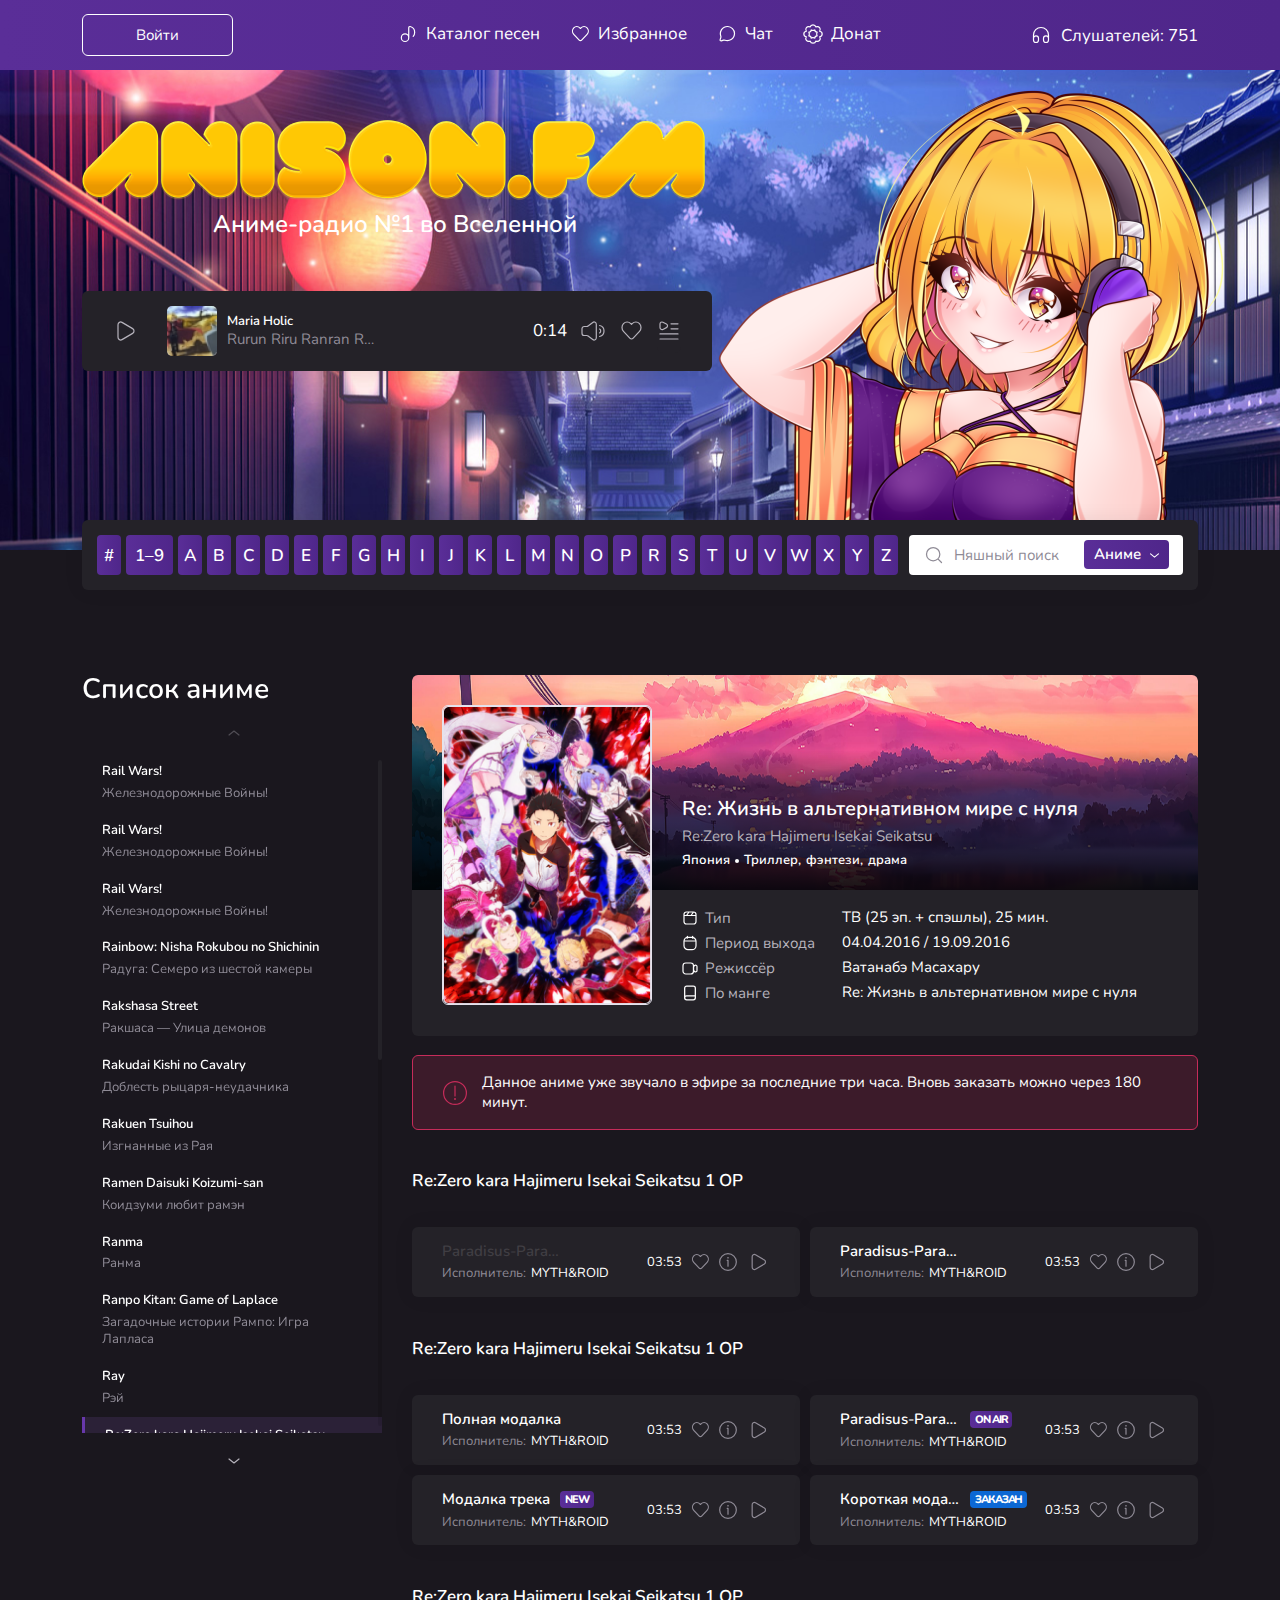
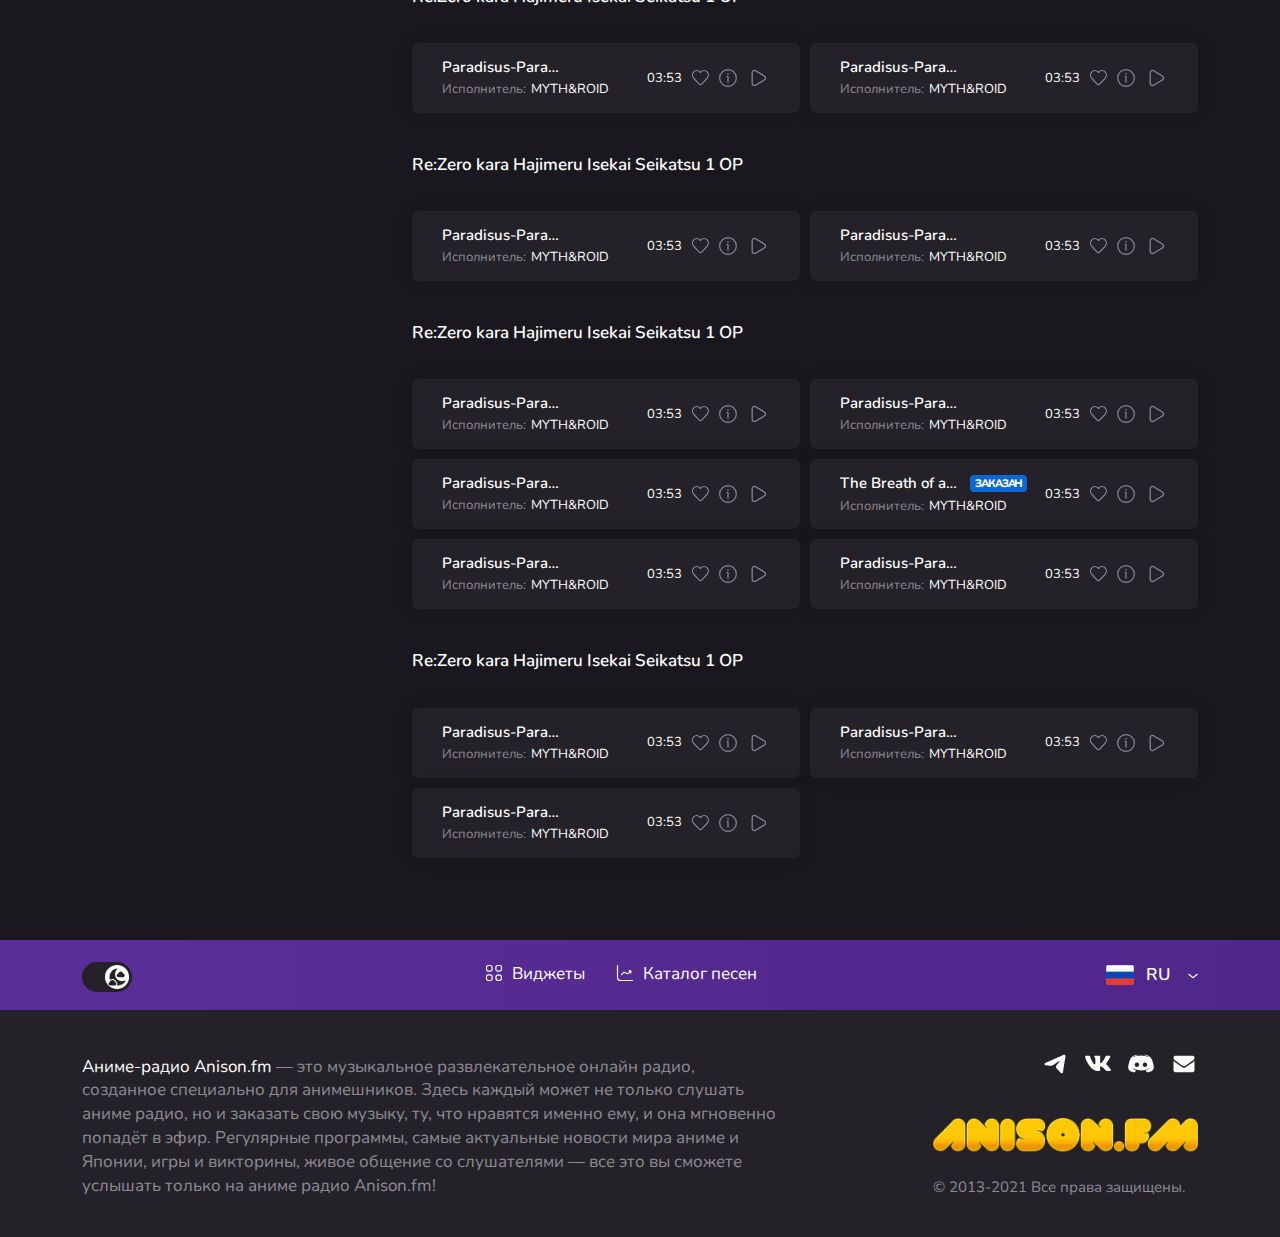
<file: anime/anime.html>
<!doctype html>
<html lang="ru">
<head>
    <meta charset="UTF-8">
    <meta name="viewport"
          content="width=device-width, user-scalable=no, initial-scale=1.0, maximum-scale=1.0, minimum-scale=1.0">
    <meta http-equiv="X-UA-Compatible" content="ie=edge">
    <title>Anison.fm</title>
    <link rel="stylesheet" href="../scss/swiper-bundle.css">
    <link rel="stylesheet" href="../scss/select2.min.css">
    <link rel="stylesheet" href="../scss/bootstrap.min.css">
    <link rel="stylesheet" href="../scss/main.css">
</head>
<body class="dark-theme">
<div class="page">
    <!--header-->
    <header class="header">
        <div class="header-bg">
            <div class="container">
                <div class="row">
                    <div class="col-12">
                        <div class="header-menu">
                            <div class="header-login">
                                <button type="button" class="header-login__btn" data-bs-toggle="modal"
                                        data-bs-target="#exampleModal">
                                    Войти
                                </button>
                            </div>
                            <nav class="nav-menu">
                                <li class="nav-item">
                                    <a href="#" class="nav-link">
                                        <svg class="nav-link__icon">
                                            <use href="../img/sprite.svg#song-icon"></use>
                                        </svg>
                                        <p class="nav-link__text">Каталог песен</p>
                                    </a>
                                </li>
                                <li class="nav-item">
                                    <a href="#" class="nav-link">
                                        <svg class="nav-link__icon">
                                            <use href="../img/sprite.svg#fav-icon"></use>
                                        </svg>
                                        <p class="nav-link__text">Избранное</p>
                                    </a>
                                </li>
                                <li class="nav-item">
                                    <a href="#" class="nav-link">
                                        <svg class="nav-link__icon">
                                            <use href="../img/sprite.svg#chat-icon"></use>
                                        </svg>
                                        <p class="nav-link__text">Чат</p>
                                    </a>
                                </li>
                                <li class="nav-item">
                                    <a href="#" class="nav-link">
                                        <svg class="nav-link__icon">
                                            <use href="../img/sprite.svg#donat-icon"></use>
                                        </svg>
                                        <p class="nav-link__text">Донат</p>
                                    </a>
                                </li>
                            </nav>
                            <div class="header-listeners">
                                <div class="listeners-block">
                                    <svg class="listeners-block__icon">
                                        <use href="../img/sprite.svg#listeners-icon"></use>
                                    </svg>
                                    <p class="listeners-block__text">Слушателей: 751</p>
                                </div>
                            </div>
                            <div class="btn-container">
                                <button class="menu-btn">
                                    <svg class="menu-btn__icon">
                                        <use href="../img/sprite.svg#menu-icon"></use>
                                    </svg>
                                </button>
                            </div>
                        </div>
                    </div>
                </div>
            </div>
            <nav class="mobile-nav">
                <div class="mobile-header">
                    <div class="header-listeners">
                        <div class="listeners-block">
                            <svg class="listeners-block__icon">
                                <use href="../img/sprite.svg#listeners-icon"></use>
                            </svg>
                            <p class="listeners-block__text">Слушателей: 751</p>
                        </div>
                    </div>
                    <button type="button" class="btn-close btn-close--mobile"></button>
                </div>
                <div class="mobile-menu">
                    <button type="button" class="header-login__btn header-login__btn--mobile" data-bs-toggle="modal"
                            data-bs-target="#exampleModal">
                        Войти
                    </button>
                    <!--                <div class="profile-block">-->
                    <!--                    <img src="../img/backgrounds/profile-img.png " alt="" class="profile-block__img">-->
                    <!--                    <p class="profile-block__title">Arifureta</p>-->
                    <!--                </div>-->
                    <li class="mobile-item">
                        <a href="" class="mobile-link">
                            <svg class="mobile-link__icon">
                                <use href="../img/sprite.svg#song-icon"></use>
                            </svg>
                            <p class="mobile-link__text">Каталог песен</p>
                        </a>
                    </li>
                    <li class="mobile-item">
                        <a href="# " class="mobile-link">
                            <svg class="mobile-link__icon">
                                <use href="../img/sprite.svg#fav-icon"></use>
                            </svg>
                            <p class="mobile-link__text">Избранное</p>
                        </a>
                    </li>
                    <li class="mobile-item">
                        <a href="# " class="mobile-link">
                            <svg class="mobile-link__icon">
                                <use href="../img/sprite.svg#chat-icon"></use>
                            </svg>
                            <p class="mobile-link__text">Чат</p>
                        </a>
                    </li>
                    <li class="mobile-item">
                        <a href="# " class="mobile-link">
                            <svg class="mobile-link__icon">
                                <use href="../img/sprite.svg#donat-icon"></use>
                            </svg>
                            <p class="mobile-link__text">Донат</p>
                        </a>
                    </li>
                    <li class="mobile-item">
                        <a href="# " class="mobile-link">
                            <svg class="mobile-link__icon">
                                <use href="../img/sprite.svg#widgets-icon"></use>
                            </svg>
                            <p class="mobile-link__text">Виджеты</p>
                        </a>
                    </li>
                    <li class="mobile-item">
                        <a href="# " class="mobile-link">
                            <svg class="mobile-link__icon">
                                <use href="../img/sprite.svg#statistic-icon"></use>
                            </svg>
                            <p class="mobile-link__text">Статистика</p>
                        </a>
                    </li>
                </div>

            </nav>
        </div>
    </header>
    <main class="main">
        <!--main-section-->
        <div class="main-bg">
            <div class="container">
                <div class="row">
                    <div class="col-12">
                        <div class="main-wrapper">
                            <div class="main-block">
                                <h1 class="logo-title">
                                    <a href="/" class="logo-link">
                                        <img src="../img/logo-main.png" alt="logo" class="logo-link__img">
                                    </a>
                                    <p class="logo-title__subtitle">Аниме-радио №1 во Вселенной</p>
                                </h1>
                                <div class="player-wrapper">
                                    <div class="player-item">
                                        <div class="d-flex align-items-center">
                                            <div class="song-group mr-30">
                                                <button class="song-play">
                                                    <svg class="song-play__start">
                                                        <use href="../img/sprite.svg#start-icon"></use>
                                                    </svg>
                                                    <svg class="song-play__stop hide">
                                                        <use href="../img/sprite.svg#stop-icon"></use>
                                                    </svg>
                                                </button>
                                            </div>
                                            <div class="song-box">
                                                <img src="../img/song/song-1.jpg" alt=""
                                                     class="song-item__img song-item__img--title">
                                                <div class="d-flex flex-column">
                                                    <a href="#" class="song-box__title">Maria Holic</a>
                                                    <p class="song-box__subtitle">Rurun Riru Ranran Rara</p>
                                                </div>
                                            </div>
                                        </div>
                                        <div class="song-group">
                                            <p class="song-item__time">0:14</p>
                                            <div class="song-container">
                                                <button class="song-sound">
                                                    <svg class="song-sound__icon song-sound__icon--on">
                                                        <use href="../img/sprite.svg#sound-icon"></use>
                                                    </svg>
                                                    <svg class="song-sound__icon song-sound__icon--off hide">
                                                        <use href="../img/sprite.svg#sound-icon-off"></use>
                                                    </svg>
                                                </button>
                                                <div class="list-dropdown hide">
                                                    <input type="range" class="form-range" min="0" max="100"
                                                           id="customRange2">
                                                </div>
                                            </div>
                                            <button class="song-like">
                                                <svg class="song-like__empty">
                                                    <use href="../img/sprite.svg#empty-icon"></use>
                                                </svg>
                                                <svg class="song-like__fill hide">
                                                    <use href="../img/sprite.svg#fill-icon"></use>
                                                </svg>
                                            </button>
                                            <button class="song-list" data-bs-toggle="modal" data-bs-target="#listModal">
                                                <svg class="song-list__icon">
                                                    <use href="../img/sprite.svg#list-icon"></use>
                                                </svg>
                                            </button>
                                        </div>
                                    </div>
                                    <div class="song-dropdown">
                                        <p class="song-dropdown__title">Далее в эфире</p>
                                        <div class="song-list">
                                            <div class="list-item">
                                                <div class="song-box">
                                                    <span class="list-item__number">1</span>
                                                    <img src="../img/song/song-11.jpg" alt="" class="song-item__img">
                                                    <div class="d-flex flex-column">
                                                        <a href="#" class="song-box__title">FLCL</a>
                                                        <p class="song-box__subtitle">Little Busters</p>
                                                    </div>
                                                </div>
                                                <div class="song-vote">
                                                    <div class="song-wrap">
                                                        <span class="song-vote__active"></span>
                                                        <a href="#" class="song-vote__author">Arri</a>
                                                    </div>
                                                    <button class="song-sign">
                                                        <svg class="song-sign__plus">
                                                            <use href="../img/sprite.svg#plus-icon"></use>
                                                        </svg>
                                                        <svg class="song-sign__minus hide">
                                                            <use href="../img/sprite.svg#minus-icon"></use>
                                                        </svg>
                                                    </button>
                                                    <div class="d-flex flex-column">
                                                        <span class="song-vote__votes">110</span>
                                                        <p class="song-vote__subtitle">голосов</p>
                                                    </div>
                                                </div>
                                            </div>
                                            <div class="list-item">
                                                <div class="song-box">
                                                    <span class="list-item__number">2</span>
                                                    <img src="../img/song/song-12.jpg" alt="" class="song-item__img">
                                                    <div class="d-flex flex-column">
                                                        <a href="#" class="song-box__title">AJIN</a>
                                                        <pp class="song-box__subtitle">Yoru wa Nemureru kai</pp>
                                                    </div>
                                                </div>
                                                <div class="song-vote">
                                                    <a href="#" class="song-vote__author">UsagiChiba</a>
                                                    <button class="song-sign">
                                                        <svg class="song-sign__plus">
                                                            <use href="../img/sprite.svg#plus-icon"></use>
                                                        </svg>
                                                        <svg class="song-sign__minus hide">
                                                            <use href="../img/sprite.svg#minus-icon"></use>
                                                        </svg>
                                                    </button>
                                                    <div class="d-flex flex-column">
                                                        <span class="song-vote__votes">11</span>
                                                        <p class="song-vote__subtitle">голосов</p>
                                                    </div>
                                                </div>
                                            </div>
                                            <div class="list-item">
                                                <div class="song-box">
                                                    <span class="list-item__number">3</span>
                                                    <img src="../img/song/song-13.jpg" alt="" class="song-item__img">
                                                    <div class="d-flex flex-column">
                                                        <a href="#" class="song-box__title">Uta no Prince-sama</a>
                                                        <p class="song-box__subtitle">Up-Down-Up!</p>
                                                    </div>
                                                </div>
                                                <div class="song-vote">
                                                    <a href="#" class="song-vote__author">WeebsVeteran</a>
                                                    <button class="song-sign">
                                                        <svg class="song-sign__plus">
                                                            <use href="../img/sprite.svg#plus-icon"></use>
                                                        </svg>
                                                        <svg class="song-sign__minus hide">
                                                            <use href="../img/sprite.svg#minus-icon"></use>
                                                        </svg>
                                                    </button>
                                                    <div class="d-flex flex-column">
                                                        <span class="song-vote__votes">10</span>
                                                        <p class="song-vote__subtitle">голосов</p>
                                                    </div>
                                                </div>
                                            </div>
                                            <div class="list-item">
                                                <div class="song-box">
                                                    <span class="list-item__number">4</span>
                                                    <img src="../img/song/song-14.jpg" alt="" class="song-item__img">
                                                    <div class="d-flex flex-column">
                                                        <a href="#" class="song-box__title">Rakudai Kishi no Cavalry</a>
                                                        <p class="song-box__subtitle">Rakudai Kishi no Cavalry</p>
                                                    </div>
                                                </div>
                                                <div class="song-vote">
                                                    <a href="#" class="song-vote__author">WeebsVeteran</a>
                                                    <button class="song-sign">
                                                        <svg class="song-sign__plus">
                                                            <use href="../img/sprite.svg#plus-icon"></use>
                                                        </svg>
                                                        <svg class="song-sign__minus hide">
                                                            <use href="../img/sprite.svg#minus-icon"></use>
                                                        </svg>
                                                    </button>
                                                    <div class="d-flex flex-column">
                                                        <span class="song-vote__votes">9</span>
                                                        <p class="song-vote__subtitle">голосов</p>
                                                    </div>
                                                </div>
                                            </div>
                                            <div class="list-item">
                                                <div class="song-box">
                                                    <span class="list-item__number">5</span>
                                                    <img src="../img/song/song-15.jpg" alt="" class="song-item__img">
                                                    <div class="d-flex flex-column">
                                                        <a href="#" class="song-box__title">Slayers</a>
                                                        <p class="song-box__subtitle">Get Along</p>
                                                    </div>
                                                </div>
                                                <div class="song-vote">
                                                    <a href="#" class="song-vote__author">Dead_Waifu</a>
                                                    <button class="song-sign">
                                                        <svg class="song-sign__plus">
                                                            <use href="../img/sprite.svg#plus-icon"></use>
                                                        </svg>
                                                        <svg class="song-sign__minus hide">
                                                            <use href="../img/sprite.svg#minus-icon"></use>
                                                        </svg>
                                                    </button>
                                                    <div class="d-flex flex-column">
                                                        <span class="song-vote__votes">7</span>
                                                        <p class="song-vote__subtitle">голосов</p>
                                                    </div>
                                                </div>
                                            </div>
                                            <button class="radio-link radio-link--dropdown" data-bs-toggle="modal"
                                                    data-bs-target="#listModal">
                                                <p class="radio-link__text">Вся очередь заказов</p>
                                                <svg class="radio-link__icon">
                                                    <use href="../img/sprite.svg#arrow-icon"></use>
                                                </svg>
                                            </button>
                                        </div>

                                    </div>
                                </div>
                            </div>
                            <div class="main-img">
                                <img src="../img/backgrounds/main-girl.png" alt="" class="main-img__img">
                            </div>
                            <div class="search-wrapper">
                                <div class="search-links">
                                    <a href="#" class="search-link">#</a>
                                    <a href="#" class="search-link">1–9</a>
                                    <a href="#" class="search-link">A</a>
                                    <a href="#" class="search-link">B</a>
                                    <a href="#" class="search-link">C</a>
                                    <a href="#" class="search-link">D</a>
                                    <a href="#" class="search-link">E</a>
                                    <a href="#" class="search-link">F</a>
                                    <a href="#" class="search-link">G</a>
                                    <a href="#" class="search-link">H</a>
                                    <a href="#" class="search-link">I</a>
                                    <a href="#" class="search-link">J</a>
                                    <a href="#" class="search-link">K</a>
                                    <a href="#" class="search-link">L</a>
                                    <a href="#" class="search-link">M</a>
                                    <a href="#" class="search-link">N</a>
                                    <a href="#" class="search-link">O</a>
                                    <a href="#" class="search-link">P</a>
                                    <a href="#" class="search-link">R</a>
                                    <a href="#" class="search-link">S</a>
                                    <a href="#" class="search-link">T</a>
                                    <a href="#" class="search-link">U</a>
                                    <a href="#" class="search-link">V</a>
                                    <a href="#" class="search-link">W</a>
                                    <a href="#" class="search-link">X</a>
                                    <a href="#" class="search-link">Y</a>
                                    <a href="#" class="search-link">Z</a>
                                </div>
                                <form onsubmit="event.preventDefault();" class="search-form">
                                    <label class="search-box">
                                        <svg class="search-box__icon">
                                            <use href="../img/sprite.svg#search-icon"></use>
                                        </svg>
                                        <input type="search" placeholder="Няшный поиск" class="search-box__input">
                                    </label>
                                    <div class="search-dropdown">
                                        <button class="search-dropdown__title">Аниме</button>
                                        <ul class="search-list ">
                                            <li class="search-item search-item--active">
                                                Аниме
                                            </li>
                                            <li class="search-item">
                                                Трек
                                            </li>
                                            <li class="search-item">
                                                Артист
                                            </li>
                                        </ul>
                                    </div>
                                    <div class="search-validation hide">
                                        <a href="#" class="validation-item">
                                            <img src="../img/song/song-1.jpg" alt="" class="validation-item__img">
                                            <div class="d-flex flex-column">
                                                <p class="validation-item__title">Full Metal Panic!</p>
                                                <p class="validation-item__subtitle">Стальная тревога!</p>
                                            </div>
                                        </a>
                                        <a href="#" class="validation-item">
                                            <img src="../img/song/song-1.jpg" alt="" class="validation-item__img">
                                            <div class="d-flex flex-column">
                                                <p class="validation-item__title">Hanage no Renkinjutsushi</p>
                                                <p class="validation-item__subtitle">Стальной алхимик</p>
                                            </div>
                                        </a>
                                        <a href="#" class="validation-item">
                                            <img src="../img/song/song-1.jpg" alt="" class="validation-item__img">
                                            <div class="d-flex flex-column">
                                                <p class="validation-item__title">Koutetsu Sangokushi</p>
                                                <p class="validation-item__subtitle">Стальные Хроники Царств</p>
                                            </div>
                                        </a>
                                        <a href="#" class="validation-item">
                                            <img src="../img/song/song-1.jpg" alt="" class="validation-item__img">
                                            <div class="d-flex flex-column">
                                                <p class="validation-item__title">Kurogane no Linebarrels</p>
                                                <p class="validation-item__subtitle">Стальные Лайнбаррели</p>
                                            </div>
                                        </a>
                                        <a href="#" class="validation-item">
                                            <img src="../img/song/song-1.jpg" alt="" class="validation-item__img">
                                            <div class="d-flex flex-column">
                                                <p class="validation-item__title">M3: Sono Kuroki Hagane</p>
                                                <p class="validation-item__subtitle">М3: Эта Чёрная Сталь</p>
                                            </div>
                                        </a>
                                        <a href="#" class="validation-item">
                                            <img src="../img/song/song-1.jpg" alt="" class="validation-item__img">
                                            <div class="d-flex flex-column">
                                                <p class="validation-item__title">M3: Sono Kuroki Hagane</p>
                                                <p class="validation-item__subtitle">М3: Эта Чёрная Сталь</p>
                                            </div>
                                        </a>
                                    </div>
                                    <div class=" search-validation search-validation--text hide">
                                        <a href="#" class="validation-item">
                                            <p class="validation-item__title">Nanase Hikaru</p>
                                        </a>
                                        <a href="#" class="validation-item">
                                            <p class="validation-item__title">Nana Mizuki</p>
                                        </a>
                                        <a href="#" class="validation-item">
                                            <p class="validation-item__title">Nanairo Namida</p>
                                        </a>
                                        <a href="#" class="validation-item">
                                            <p class="validation-item__title">Hazel Fernandes</p>
                                        </a>
                                        <a href="#" class="validation-item">
                                            <p class="validation-item__title">Shiho Nanba</p>
                                        </a>
                                        <a href="#" class="validation-item">
                                            <p class="validation-item__title">Shiho Nanba</p>
                                        </a>
                                    </div>
                                </form>
                            </div>
                        </div>

                    </div>
                </div>
            </div>
        </div>
        <!--player-mobile-->
        <div class="main-bg-mobile">
            <div class="container">
                <div class="row">
                    <div class="col-12">
                        <div class="mobile-grid">
                            <div class="mobile-grid-item">
                                <div class="mobile-box">
                                    <div class="d-flex align-items-center">
                                        <img src="../img/song/song-1.jpg" alt="" class="mobile-box__img">
                                        <div class="d-flex flex-column">
                                            <a href="#" class="mobile-box__title">Maria Holic</a>
                                            <p class="mobile-box__subtitle">Rurun Riru Ranran Rara</p>
                                        </div>
                                    </div>
                                    <p class="mobile-box__time">17:58</p>
                                </div>
                                <div class="song-group">
                                    <button class="song-like">
                                        <svg class="song-like__empty song-like__empty--grey">
                                            <use href="../img/sprite.svg#empty-icon"></use>
                                        </svg>
                                        <svg class="song-like__fill hide">
                                            <use href="../img/sprite.svg#fill-icon"></use>
                                        </svg>
                                    </button>
                                    <button class="song-play">
                                        <svg class="song-play__start song-play__start--grey">
                                            <use href="../img/sprite.svg#start-icon"></use>
                                        </svg>
                                        <svg class="song-play__stop song-play__stop--black hide">
                                            <use href="../img/sprite.svg#stop-icon"></use>
                                        </svg>
                                    </button>
                                    <button class="song-list" data-bs-toggle="modal" data-bs-target="#listModal">
                                        <svg class="song-list__icon">
                                            <use href="../img/sprite.svg#list-icon"></use>
                                        </svg>
                                    </button>


                                </div>
                            </div>
                            <a href="#" class="mobile-btn">Заказать трек</a>
                            <div class="search-wrapper search-wrapper--mobile">
                                <form onsubmit="event.preventDefault();" class="search-form">
                                    <label class="search-box">
                                        <svg class="search-box__icon">
                                            <use href="../img/sprite.svg#search-icon"></use>
                                        </svg>
                                        <input type="search" placeholder="Няшный поиск" class="search-box__input">
                                    </label>
                                    <div class="search-dropdown">
                                        <button class="search-dropdown__title">Аниме</button>
                                        <ul class="search-list ">
                                            <li class="search-item search-item--active">
                                                Аниме
                                            </li>
                                            <li class="search-item">
                                                Трек
                                            </li>
                                            <li class="search-item">
                                                Артист
                                            </li>
                                        </ul>
                                    </div>
                                    <div class="search-validation hide">
                                        <a href="#" class="validation-item">
                                            <img src="../img/song/song-1.jpg" alt="" class="validation-item__img">
                                            <div class="d-flex flex-column">
                                                <p class="validation-item__title">Full Metal Panic!</p>
                                                <p class="validation-item__subtitle">Стальная тревога!</p>
                                            </div>
                                        </a>
                                        <a href="#" class="validation-item">
                                            <img src="../img/song/song-1.jpg" alt="" class="validation-item__img">
                                            <div class="d-flex flex-column">
                                                <p class="validation-item__title">Hanage no Renkinjutsushi</p>
                                                <p class="validation-item__subtitle">Стальной алхимик</p>
                                            </div>
                                        </a>
                                        <a href="#" class="validation-item">
                                            <img src="../img/song/song-1.jpg" alt="" class="validation-item__img">
                                            <div class="d-flex flex-column">
                                                <p class="validation-item__title">Koutetsu Sangokushi</p>
                                                <p class="validation-item__subtitle">Стальные Хроники Царств</p>
                                            </div>
                                        </a>
                                        <a href="#" class="validation-item">
                                            <img src="../img/song/song-1.jpg" alt="" class="validation-item__img">
                                            <div class="d-flex flex-column">
                                                <p class="validation-item__title">Kurogane no Linebarrels</p>
                                                <p class="validation-item__subtitle">Стальные Лайнбаррели</p>
                                            </div>
                                        </a>
                                        <a href="#" class="validation-item">
                                            <img src="../img/song/song-1.jpg" alt="" class="validation-item__img">
                                            <div class="d-flex flex-column">
                                                <p class="validation-item__title">M3: Sono Kuroki Hagane</p>
                                                <p class="validation-item__subtitle">М3: Эта Чёрная Сталь</p>
                                            </div>
                                        </a>
                                        <a href="#" class="validation-item">
                                            <img src="../img/song/song-1.jpg" alt="" class="validation-item__img">
                                            <div class="d-flex flex-column">
                                                <p class="validation-item__title">M3: Sono Kuroki Hagane</p>
                                                <p class="validation-item__subtitle">М3: Эта Чёрная Сталь</p>
                                            </div>
                                        </a>
                                    </div>
                                    <div class=" search-validation search-validation--text hide">
                                        <a href="#" class="validation-item">
                                            <p class="validation-item__title">Nanase Hikaru</p>
                                        </a>
                                        <a href="#" class="validation-item">
                                            <p class="validation-item__title">Nana Mizuki</p>
                                        </a>
                                        <a href="#" class="validation-item">
                                            <p class="validation-item__title">Nanairo Namida</p>
                                        </a>
                                        <a href="#" class="validation-item">
                                            <p class="validation-item__title">Hazel Fernandes</p>
                                        </a>
                                        <a href="#" class="validation-item">
                                            <p class="validation-item__title">Shiho Nanba</p>
                                        </a>
                                        <a href="#" class="validation-item">
                                            <p class="validation-item__title">Shiho Nanba</p>
                                        </a>
                                    </div>
                                </form>
                            </div>
                        </div>


                    </div>
                </div>
            </div>
        </div>
        <div class="section-bg">
            <!--anime-section-->
            <div class="container">
                <div class="row">
                    <div class="col-12">
                        <div class="anime-wrapper">
                            <div class="anime-slider">
                                <div class="float-container">
                                    <p class="anime-slider__title">Список аниме</p>
                                    <div class="swiper-list">

                                        <!-- Slider main container -->
                                        <div class="swiper swiperList">
                                            <!-- Additional required wrapper -->
                                            <div class="swiper-wrapper">
                                                <!-- Slides -->
                                                <div class="swiper-slide">
                                                    <a href="#" class="swiper-item">
                                                        <p class="swiper-item__text">Rail Wars!</p>
                                                        <p class="swiper-item__subtitle">Железнодорожные Войны!</p>
                                                    </a>
                                                </div>
                                                <div class="swiper-slide">
                                                    <a href="#" class="swiper-item">
                                                        <p class="swiper-item__text">Rail Wars!</p>
                                                        <p class="swiper-item__subtitle">Железнодорожные Войны!</p>
                                                    </a>
                                                </div>
                                                <div class="swiper-slide">
                                                    <a href="#" class="swiper-item">
                                                        <p class="swiper-item__text">Rail Wars!</p>
                                                        <p class="swiper-item__subtitle">Железнодорожные Войны!</p>
                                                    </a>
                                                </div>
                                                <div class="swiper-slide">
                                                    <a href="#" class="swiper-item">
                                                        <p class="swiper-item__text">Rainbow: Nisha Rokubou no Shichinin</p>
                                                        <p class="swiper-item__subtitle">Радуга: Семеро из шестой камеры</p>
                                                    </a>
                                                </div>
                                                <div class="swiper-slide">
                                                    <a href="#" class="swiper-item">
                                                        <p class="swiper-item__text">Rakshasa Street</p>
                                                        <p class="swiper-item__subtitle">Ракшаса — Улица демонов</p>
                                                    </a>
                                                </div>
                                                <div class="swiper-slide">
                                                    <a href="#" class="swiper-item">
                                                        <p class="swiper-item__text">Rakudai Kishi no Cavalry</p>
                                                        <p class="swiper-item__subtitle">Доблесть рыцаря-неудачника</p>
                                                    </a>
                                                </div>
                                                <div class="swiper-slide">
                                                    <a href="#" class="swiper-item">
                                                        <p class="swiper-item__text">Rakuen Tsuihou</p>
                                                        <p class="swiper-item__subtitle">Изгнанные из Рая</p>
                                                    </a>
                                                </div>
                                                <div class="swiper-slide">
                                                    <a href="#" class="swiper-item">
                                                        <p class="swiper-item__text">Ramen Daisuki Koizumi-san</p>
                                                        <p class="swiper-item__subtitle">Коидзуми любит рамэн</p>
                                                    </a>
                                                </div>
                                                <div class="swiper-slide">
                                                    <a href="#" class="swiper-item">
                                                        <p class="swiper-item__text">Ranma</p>
                                                        <p class="swiper-item__subtitle">Ранма</p>
                                                    </a>
                                                </div>
                                                <div class="swiper-slide">
                                                    <a href="#" class="swiper-item">
                                                        <p class="swiper-item__text">Ranpo Kitan: Game of Laplace</p>
                                                        <p class="swiper-item__subtitle">Загадочные истории Рампо: Игра
                                                            Лапласа</p>
                                                    </a>
                                                </div>
                                                <div class="swiper-slide">
                                                    <a href="#" class="swiper-item">
                                                        <p class="swiper-item__text">Ray</p>
                                                        <p class="swiper-item__subtitle">Рэй</p>
                                                    </a>
                                                </div>
                                                <div class="swiper-slide swiper-slide--active">
                                                    <a href="#" class="swiper-item">
                                                        <p class="swiper-item__text">Re:Zero kara Hajimeru Isekai
                                                            Seikatsu</p>
                                                        <p class="swiper-item__subtitle">Re: Жизнь в альтернативном мире с
                                                            нуля</p>
                                                    </a>
                                                </div>
                                                <div class="swiper-slide">
                                                    <a href="#" class="swiper-item">
                                                        <p class="swiper-item__text">RDG: Red Data Girl</p>
                                                        <p class="swiper-item__subtitle">Девушка из красной книги</p>
                                                    </a>
                                                </div>
                                                <div class="swiper-slide">
                                                    <a href="#" class="swiper-item">
                                                        <p class="swiper-item__text">Re-Kan!</p>
                                                        <p class="swiper-item__subtitle">Ре-Кан!</p>
                                                    </a>
                                                </div>
                                                <div class="swiper-slide">
                                                    <a href="#" class="swiper-item">
                                                        <p class="swiper-item__text">Re-Main</p>
                                                        <p class="swiper-item__subtitle">Ре-Мейн</p>
                                                    </a>
                                                </div>
                                                <div class="swiper-slide">
                                                    <a href="#" class="swiper-item">
                                                        <p class="swiper-item__text">Rail Wars!</p>
                                                        <p class="swiper-item__subtitle">Железнодорожные Войны!</p>
                                                    </a>
                                                </div>
                                                <div class="swiper-slide">
                                                    <a href="#" class="swiper-item">
                                                        <p class="swiper-item__text">Rail Wars!</p>
                                                        <p class="swiper-item__subtitle">Железнодорожные Войны!</p>
                                                    </a>
                                                </div>
                                                <div class="swiper-slide">
                                                    <a href="#" class="swiper-item">
                                                        <p class="swiper-item__text">Rail Wars!</p>
                                                        <p class="swiper-item__subtitle">Железнодорожные Войны!</p>
                                                    </a>
                                                </div>
                                                <div class="swiper-slide">
                                                    <a href="#" class="swiper-item">
                                                        <p class="swiper-item__text">Rainbow: Nisha Rokubou no Shichinin</p>
                                                        <p class="swiper-item__subtitle">Радуга: Семеро из шестой камеры</p>
                                                    </a>
                                                </div>
                                                <div class="swiper-slide">
                                                    <a href="#" class="swiper-item">
                                                        <p class="swiper-item__text">Rakshasa Street</p>
                                                        <p class="swiper-item__subtitle">Ракшаса — Улица демонов</p>
                                                    </a>
                                                </div>
                                                <div class="swiper-slide">
                                                    <a href="#" class="swiper-item">
                                                        <p class="swiper-item__text">Rakudai Kishi no Cavalry</p>
                                                        <p class="swiper-item__subtitle">Доблесть рыцаря-неудачника</p>
                                                    </a>
                                                </div>
                                                <div class="swiper-slide">
                                                    <a href="#" class="swiper-item">
                                                        <p class="swiper-item__text">Rakuen Tsuihou</p>
                                                        <p class="swiper-item__subtitle">Изгнанные из Рая</p>
                                                    </a>
                                                </div>
                                                <div class="swiper-slide">
                                                    <a href="#" class="swiper-item">
                                                        <p class="swiper-item__text">Ramen Daisuki Koizumi-san</p>
                                                        <p class="swiper-item__subtitle">Коидзуми любит рамэн</p>
                                                    </a>
                                                </div>
                                                <div class="swiper-slide">
                                                    <a href="#" class="swiper-item">
                                                        <p class="swiper-item__text">Ranma</p>
                                                        <p class="swiper-item__subtitle">Ранма</p>
                                                    </a>
                                                </div>
                                                <div class="swiper-slide">
                                                    <a href="#" class="swiper-item">
                                                        <p class="swiper-item__text">Ranpo Kitan: Game of Laplace</p>
                                                        <p class="swiper-item__subtitle">Загадочные истории Рампо: Игра
                                                            Лапласа</p>
                                                    </a>
                                                </div>
                                                <div class="swiper-slide">
                                                    <a href="#" class="swiper-item">
                                                        <p class="swiper-item__text">Ray</p>
                                                        <p class="swiper-item__subtitle">Рэй</p>
                                                    </a>
                                                </div>
                                                <div class="swiper-slide swiper-slide--active">
                                                    <a href="#" class="swiper-item">
                                                        <p class="swiper-item__text">Re:Zero kara Hajimeru Isekai
                                                            Seikatsu</p>
                                                        <p class="swiper-item__subtitle">Re: Жизнь в альтернативном мире с
                                                            нуля</p>
                                                    </a>
                                                </div>
                                                <div class="swiper-slide">
                                                    <a href="#" class="swiper-item">
                                                        <p class="swiper-item__text">RDG: Red Data Girl</p>
                                                        <p class="swiper-item__subtitle">Девушка из красной книги</p>
                                                    </a>
                                                </div>
                                                <div class="swiper-slide">
                                                    <a href="#" class="swiper-item">
                                                        <p class="swiper-item__text">Re-Kan!</p>
                                                        <p class="swiper-item__subtitle">Ре-Кан!</p>
                                                    </a>
                                                </div>
                                                <div class="swiper-slide">
                                                    <a href="#" class="swiper-item">
                                                        <p class="swiper-item__text">Re-Main</p>
                                                        <p class="swiper-item__subtitle">Ре-Мейн</p>
                                                    </a>
                                                </div>
                                                <div class="swiper-slide">
                                                    <a href="#" class="swiper-item">
                                                        <p class="swiper-item__text">Rail Wars!</p>
                                                        <p class="swiper-item__subtitle">Железнодорожные Войны!</p>
                                                    </a>
                                                </div>
                                                <div class="swiper-slide">
                                                    <a href="#" class="swiper-item">
                                                        <p class="swiper-item__text">Rail Wars!</p>
                                                        <p class="swiper-item__subtitle">Железнодорожные Войны!</p>
                                                    </a>
                                                </div>
                                                <div class="swiper-slide">
                                                    <a href="#" class="swiper-item">
                                                        <p class="swiper-item__text">Rail Wars!</p>
                                                        <p class="swiper-item__subtitle">Железнодорожные Войны!</p>
                                                    </a>
                                                </div>
                                                <div class="swiper-slide">
                                                    <a href="#" class="swiper-item">
                                                        <p class="swiper-item__text">Rainbow: Nisha Rokubou no Shichinin</p>
                                                        <p class="swiper-item__subtitle">Радуга: Семеро из шестой камеры</p>
                                                    </a>
                                                </div>
                                                <div class="swiper-slide">
                                                    <a href="#" class="swiper-item">
                                                        <p class="swiper-item__text">Rakshasa Street</p>
                                                        <p class="swiper-item__subtitle">Ракшаса — Улица демонов</p>
                                                    </a>
                                                </div>
                                                <div class="swiper-slide">
                                                    <a href="#" class="swiper-item">
                                                        <p class="swiper-item__text">Rakudai Kishi no Cavalry</p>
                                                        <p class="swiper-item__subtitle">Доблесть рыцаря-неудачника</p>
                                                    </a>
                                                </div>
                                                <div class="swiper-slide">
                                                    <a href="#" class="swiper-item">
                                                        <p class="swiper-item__text">Rakuen Tsuihou</p>
                                                        <p class="swiper-item__subtitle">Изгнанные из Рая</p>
                                                    </a>
                                                </div>
                                                <div class="swiper-slide">
                                                    <a href="#" class="swiper-item">
                                                        <p class="swiper-item__text">Ramen Daisuki Koizumi-san</p>
                                                        <p class="swiper-item__subtitle">Коидзуми любит рамэн</p>
                                                    </a>
                                                </div>
                                                <div class="swiper-slide">
                                                    <a href="#" class="swiper-item">
                                                        <p class="swiper-item__text">Ranma</p>
                                                        <p class="swiper-item__subtitle">Ранма</p>
                                                    </a>
                                                </div>
                                                <div class="swiper-slide">
                                                    <a href="#" class="swiper-item">
                                                        <p class="swiper-item__text">Ranpo Kitan: Game of Laplace</p>
                                                        <p class="swiper-item__subtitle">Загадочные истории Рампо: Игра
                                                            Лапласа</p>
                                                    </a>
                                                </div>
                                                <div class="swiper-slide">
                                                    <a href="#" class="swiper-item">
                                                        <p class="swiper-item__text">Ray</p>
                                                        <p class="swiper-item__subtitle">Рэй</p>
                                                    </a>
                                                </div>
                                                <div class="swiper-slide swiper-slide--active">
                                                    <a href="#" class="swiper-item">
                                                        <p class="swiper-item__text">Re:Zero kara Hajimeru Isekai
                                                            Seikatsu</p>
                                                        <p class="swiper-item__subtitle">Re: Жизнь в альтернативном мире с
                                                            нуля</p>
                                                    </a>
                                                </div>
                                                <div class="swiper-slide">
                                                    <a href="#" class="swiper-item">
                                                        <p class="swiper-item__text">RDG: Red Data Girl</p>
                                                        <p class="swiper-item__subtitle">Девушка из красной книги</p>
                                                    </a>
                                                </div>
                                                <div class="swiper-slide">
                                                    <a href="#" class="swiper-item">
                                                        <p class="swiper-item__text">Re-Kan!</p>
                                                        <p class="swiper-item__subtitle">Ре-Кан!</p>
                                                    </a>
                                                </div>
                                                <div class="swiper-slide">
                                                    <a href="#" class="swiper-item">
                                                        <p class="swiper-item__text">Re-Main</p>
                                                        <p class="swiper-item__subtitle">Ре-Мейн</p>
                                                    </a>
                                                </div>
                                                <div class="swiper-slide">
                                                    <a href="#" class="swiper-item">
                                                        <p class="swiper-item__text">Rail Wars!</p>
                                                        <p class="swiper-item__subtitle">Железнодорожные Войны!</p>
                                                    </a>
                                                </div>
                                                <div class="swiper-slide">
                                                    <a href="#" class="swiper-item">
                                                        <p class="swiper-item__text">Rail Wars!</p>
                                                        <p class="swiper-item__subtitle">Железнодорожные Войны!</p>
                                                    </a>
                                                </div>
                                                <div class="swiper-slide">
                                                    <a href="#" class="swiper-item">
                                                        <p class="swiper-item__text">Rail Wars!</p>
                                                        <p class="swiper-item__subtitle">Железнодорожные Войны!</p>
                                                    </a>
                                                </div>
                                                <div class="swiper-slide">
                                                    <a href="#" class="swiper-item">
                                                        <p class="swiper-item__text">Rainbow: Nisha Rokubou no Shichinin</p>
                                                        <p class="swiper-item__subtitle">Радуга: Семеро из шестой камеры</p>
                                                    </a>
                                                </div>
                                                <div class="swiper-slide">
                                                    <a href="#" class="swiper-item">
                                                        <p class="swiper-item__text">Rakshasa Street</p>
                                                        <p class="swiper-item__subtitle">Ракшаса — Улица демонов</p>
                                                    </a>
                                                </div>
                                                <div class="swiper-slide">
                                                    <a href="#" class="swiper-item">
                                                        <p class="swiper-item__text">Rakudai Kishi no Cavalry</p>
                                                        <p class="swiper-item__subtitle">Доблесть рыцаря-неудачника</p>
                                                    </a>
                                                </div>
                                                <div class="swiper-slide">
                                                    <a href="#" class="swiper-item">
                                                        <p class="swiper-item__text">Rakuen Tsuihou</p>
                                                        <p class="swiper-item__subtitle">Изгнанные из Рая</p>
                                                    </a>
                                                </div>
                                                <div class="swiper-slide">
                                                    <a href="#" class="swiper-item">
                                                        <p class="swiper-item__text">Ramen Daisuki Koizumi-san</p>
                                                        <p class="swiper-item__subtitle">Коидзуми любит рамэн</p>
                                                    </a>
                                                </div>
                                                <div class="swiper-slide">
                                                    <a href="#" class="swiper-item">
                                                        <p class="swiper-item__text">Ranma</p>
                                                        <p class="swiper-item__subtitle">Ранма</p>
                                                    </a>
                                                </div>
                                                <div class="swiper-slide">
                                                    <a href="#" class="swiper-item">
                                                        <p class="swiper-item__text">Ranpo Kitan: Game of Laplace</p>
                                                        <p class="swiper-item__subtitle">Загадочные истории Рампо: Игра
                                                            Лапласа</p>
                                                    </a>
                                                </div>
                                                <div class="swiper-slide">
                                                    <a href="#" class="swiper-item">
                                                        <p class="swiper-item__text">Ray</p>
                                                        <p class="swiper-item__subtitle">Рэй</p>
                                                    </a>
                                                </div>
                                                <div class="swiper-slide swiper-slide--active">
                                                    <a href="#" class="swiper-item">
                                                        <p class="swiper-item__text">Re:Zero kara Hajimeru Isekai
                                                            Seikatsu</p>
                                                        <p class="swiper-item__subtitle">Re: Жизнь в альтернативном мире с
                                                            нуля</p>
                                                    </a>
                                                </div>
                                                <div class="swiper-slide">
                                                    <a href="#" class="swiper-item">
                                                        <p class="swiper-item__text">RDG: Red Data Girl</p>
                                                        <p class="swiper-item__subtitle">Девушка из красной книги</p>
                                                    </a>
                                                </div>
                                                <div class="swiper-slide">
                                                    <a href="#" class="swiper-item">
                                                        <p class="swiper-item__text">Re-Kan!</p>
                                                        <p class="swiper-item__subtitle">Ре-Кан!</p>
                                                    </a>
                                                </div>
                                                <div class="swiper-slide">
                                                    <a href="#" class="swiper-item">
                                                        <p class="swiper-item__text">Re-Main</p>
                                                        <p class="swiper-item__subtitle">Ре-Мейн</p>
                                                    </a>
                                                </div>
                                                <div class="swiper-slide">
                                                    <a href="#" class="swiper-item">
                                                        <p class="swiper-item__text">Rail Wars!</p>
                                                        <p class="swiper-item__subtitle">Железнодорожные Войны!</p>
                                                    </a>
                                                </div>
                                                <div class="swiper-slide">
                                                    <a href="#" class="swiper-item">
                                                        <p class="swiper-item__text">Rail Wars!</p>
                                                        <p class="swiper-item__subtitle">Железнодорожные Войны!</p>
                                                    </a>
                                                </div>
                                                <div class="swiper-slide">
                                                    <a href="#" class="swiper-item">
                                                        <p class="swiper-item__text">Rail Wars!</p>
                                                        <p class="swiper-item__subtitle">Железнодорожные Войны!</p>
                                                    </a>
                                                </div>
                                                <div class="swiper-slide">
                                                    <a href="#" class="swiper-item">
                                                        <p class="swiper-item__text">Rainbow: Nisha Rokubou no Shichinin</p>
                                                        <p class="swiper-item__subtitle">Радуга: Семеро из шестой камеры</p>
                                                    </a>
                                                </div>
                                                <div class="swiper-slide">
                                                    <a href="#" class="swiper-item">
                                                        <p class="swiper-item__text">Rakshasa Street</p>
                                                        <p class="swiper-item__subtitle">Ракшаса — Улица демонов</p>
                                                    </a>
                                                </div>
                                                <div class="swiper-slide">
                                                    <a href="#" class="swiper-item">
                                                        <p class="swiper-item__text">Rakudai Kishi no Cavalry</p>
                                                        <p class="swiper-item__subtitle">Доблесть рыцаря-неудачника</p>
                                                    </a>
                                                </div>
                                                <div class="swiper-slide">
                                                    <a href="#" class="swiper-item">
                                                        <p class="swiper-item__text">Rakuen Tsuihou</p>
                                                        <p class="swiper-item__subtitle">Изгнанные из Рая</p>
                                                    </a>
                                                </div>
                                                <div class="swiper-slide">
                                                    <a href="#" class="swiper-item">
                                                        <p class="swiper-item__text">Ramen Daisuki Koizumi-san</p>
                                                        <p class="swiper-item__subtitle">Коидзуми любит рамэн</p>
                                                    </a>
                                                </div>
                                                <div class="swiper-slide">
                                                    <a href="#" class="swiper-item">
                                                        <p class="swiper-item__text">Ranma</p>
                                                        <p class="swiper-item__subtitle">Ранма</p>
                                                    </a>
                                                </div>
                                                <div class="swiper-slide">
                                                    <a href="#" class="swiper-item">
                                                        <p class="swiper-item__text">Ranpo Kitan: Game of Laplace</p>
                                                        <p class="swiper-item__subtitle">Загадочные истории Рампо: Игра
                                                            Лапласа</p>
                                                    </a>
                                                </div>
                                                <div class="swiper-slide">
                                                    <a href="#" class="swiper-item">
                                                        <p class="swiper-item__text">Ray</p>
                                                        <p class="swiper-item__subtitle">Рэй</p>
                                                    </a>
                                                </div>
                                                <div class="swiper-slide swiper-slide--active">
                                                    <a href="#" class="swiper-item">
                                                        <p class="swiper-item__text">Re:Zero kara Hajimeru Isekai
                                                            Seikatsu</p>
                                                        <p class="swiper-item__subtitle">Re: Жизнь в альтернативном мире с
                                                            нуля</p>
                                                    </a>
                                                </div>
                                                <div class="swiper-slide">
                                                    <a href="#" class="swiper-item">
                                                        <p class="swiper-item__text">RDG: Red Data Girl</p>
                                                        <p class="swiper-item__subtitle">Девушка из красной книги</p>
                                                    </a>
                                                </div>
                                                <div class="swiper-slide">
                                                    <a href="#" class="swiper-item">
                                                        <p class="swiper-item__text">Re-Kan!</p>
                                                        <p class="swiper-item__subtitle">Ре-Кан!</p>
                                                    </a>
                                                </div>
                                                <div class="swiper-slide">
                                                    <a href="#" class="swiper-item">
                                                        <p class="swiper-item__text">Re-Main</p>
                                                        <p class="swiper-item__subtitle">Ре-Мейн</p>
                                                    </a>
                                                </div>
                                            </div>
                                            <!-- If we need scrollbar -->
                                            <div class="swiper-scrollbar"></div>
                                        </div>
                                        <div class="swiper-arrows">
                                            <div class="swiper-button-prev"></div>
                                            <div class="swiper-button-next"></div>
                                        </div>
                                    </div>
                                </div>
                            </div>
                            <div class="anime-page floatContainer">
                                <div class="artist-wrapper">
                                    <div class="artist-block mb-3">
                                        <div class="artist-img">
                                            <img class="artist-img__img" src="../img/backgrounds/artist-bg.png">
                                            <div class="artist-box">
                                                <p class="artist-box__title">Re: Жизнь в альтернативном мире с нуля</p>
                                                <div class="artist-box__subtitle">Re:Zero kara Hajimeru Isekai Seikatsu
                                                </div>
                                                <div class="artist-category">
                                                    <p class="artist-category__text">Япония</p>
                                                    <span class="artist-category__span"></span>
                                                    <p class="artist-category__text">Триллер,</p>
                                                    <p class="artist-category__text">фэнтези,</p>
                                                    <p class="artist-category__text">драма</p>
                                                </div>
                                            </div>
                                        </div>
                                        <div class="artist-info">
                                            <ul class="anime-list">
                                                <li class="anime-item">
                                                    <div class="anime-title">
                                                        <svg class="anime-title__icon">
                                                            <use href="../img/sprite.svg#type-icon"></use>
                                                        </svg>
                                                        <p class="anime-title__title">Тип</p>
                                                    </div>
                                                    <p class="anime-subtitle">
                                                        ТВ (25 эп. + спэшлы), 25 мин.
                                                    </p>
                                                </li>
                                                <li class="anime-item">
                                                    <div class="anime-title">
                                                        <svg class="anime-title__icon">
                                                            <use href="../img/sprite.svg#period-icon"></use>
                                                        </svg>
                                                        <p class="anime-title__title">Период выхода</p>
                                                    </div>
                                                    <p class="anime-subtitle">
                                                        04.04.2016 / 19.09.2016
                                                    </p>
                                                </li>
                                                <li class="anime-item">
                                                    <div class="anime-title">
                                                        <svg class="anime-title__icon">
                                                            <use href="../img/sprite.svg#film-icon"></use>
                                                        </svg>
                                                        <p class="anime-title__title">Режиссёр</p>
                                                    </div>
                                                    <p class="anime-subtitle">
                                                        Ватанабэ Масахару
                                                    </p>
                                                </li>
                                                <li class="anime-item">
                                                    <div class="anime-title">
                                                        <svg class="anime-title__icon">
                                                            <use href="../img/sprite.svg#manga-icon"></use>
                                                        </svg>
                                                        <p class="anime-title__title">По манге</p>
                                                    </div>
                                                    <p class="anime-subtitle">
                                                        Re: Жизнь в альтернативном мире с нуля
                                                    </p>
                                                </li>
                                            </ul>
                                        </div>
                                        <div class="anime-avatar">
                                            <img src="../img/backgrounds/anime-avatar.png" alt=""
                                                 class="anime-avatar__img">
                                        </div>
                                    </div>
                                    <div class="anime-info">
                                        <svg class="anime-info__icon">
                                            <use href="../img/sprite.svg#attention-icon"></use>
                                        </svg>
                                        <p class="anime-info__title">Данное аниме уже звучало в эфире за последние три
                                            часа.
                                            Вновь заказать можно через 180 минут.</p>
                                    </div>
                                    <div class="anime-wrap">
                                        <div class="anime-row">
                                            <p class="anime-row__title">Re:Zero kara Hajimeru Isekai Seikatsu 1 OP</p>
                                            <div class="anime-grid">
                                                <div class="anime-track">
                                                    <div class="anime-box">
                                                        <a href="#" class="anime-box__title anime-box__title--showed">Paradisus-Paradoxum</a>
                                                        <div class="d-flex align-items-center">
                                                            <p class="anime-box__subtitle">Исполнитель:
                                                            </p>
                                                            <a href="#" class="anime-box__author">MYTH&ROID</a>
                                                        </div>
                                                    </div>
                                                    <div class="song-group">
                                                        <p class="anime-track__time">03:53</p>
                                                        <button class="song-like song-like--small">
                                                            <svg class="song-like__empty song-like__empty--small song-like__empty--grey">
                                                                <use href="../img/sprite.svg#empty-icon-small"></use>
                                                            </svg>
                                                            <svg class="song-like__fill song-like__empty--small hide">
                                                                <use href="../img/sprite.svg#fill-icon"></use>
                                                            </svg>
                                                        </button>
                                                        <button class="song-info" data-bs-toggle="modal"
                                                                data-bs-target="#modalAnime1">
                                                            <svg class="song-info__icon">
                                                                <circle cx="10.0001" cy="5.83333" r="0.833333" class="song-info__circle"/>
                                                                <path d="M9.16675 8.33335H10.0001V14.1667M18.3334 10C18.3334 14.6024 14.6025 18.3334 10.0001 18.3334C5.39771 18.3334 1.66675 14.6024 1.66675 10C1.66675 5.39765 5.39771 1.66669 10.0001 1.66669C14.6025 1.66669 18.3334 5.39765 18.3334 10Z"  stroke-linecap="round" stroke-linejoin="round"/>    </svg>
                                                        </button>
                                                        <button class="song-play song-play-small">
                                                            <svg class="song-play__start song-play__start--small song-play__start--grey">
                                                                <use href="../img/sprite.svg#start-icon-small"></use>
                                                            </svg>
                                                            <svg class="song-play__stop song-play__stop--small hide">
                                                                <use href="../img/sprite.svg#stop-icon-small"></use>
                                                            </svg>
                                                        </button>
                                                    </div>
                                                </div>
                                                <div class="anime-track">
                                                    <div class="anime-box">
                                                        <a href="#" class="anime-box__title">Paradisus-Paradoxum</a>
                                                        <div class="d-flex align-items-center">
                                                            <p class="anime-box__subtitle">Исполнитель:
                                                            </p>
                                                            <a href="#" class="anime-box__author">MYTH&ROID</a>
                                                        </div>
                                                    </div>
                                                    <div class="song-group">
                                                        <p class="anime-track__time">03:53</p>
                                                        <button class="song-like song-like--small">
                                                            <svg class="song-like__empty song-like__empty--small song-like__empty--grey">
                                                                <use href="../img/sprite.svg#empty-icon-small"></use>
                                                            </svg>
                                                            <svg class="song-like__fill song-like__empty--small hide">
                                                                <use href="../img/sprite.svg#fill-icon"></use>
                                                            </svg>
                                                        </button>
                                                        <button class="song-info" data-bs-toggle="modal"
                                                                data-bs-target="#modalAnime1">
                                                            <svg class="song-info__icon">
                                                                <circle cx="10.0001" cy="5.83333" r="0.833333" class="song-info__circle"/>
                                                                <path d="M9.16675 8.33335H10.0001V14.1667M18.3334 10C18.3334 14.6024 14.6025 18.3334 10.0001 18.3334C5.39771 18.3334 1.66675 14.6024 1.66675 10C1.66675 5.39765 5.39771 1.66669 10.0001 1.66669C14.6025 1.66669 18.3334 5.39765 18.3334 10Z"  stroke-linecap="round" stroke-linejoin="round"/>    </svg>
                                                        </button>
                                                        <button class="song-play song-play-small">
                                                            <svg class="song-play__start song-play__start--small song-play__start--grey">
                                                                <use href="../img/sprite.svg#start-icon-small"></use>
                                                            </svg>
                                                            <svg class="song-play__stop song-play__stop--small song-play__start--grey hide">
                                                                <use href="../img/sprite.svg#stop-icon-small"></use>
                                                            </svg>
                                                        </button>
                                                    </div>
                                                </div>
                                            </div>
                                        </div>
                                        <div class="anime-row">
                                            <p class="anime-row__title">Re:Zero kara Hajimeru Isekai Seikatsu 1 OP</p>
                                            <div class="anime-grid">
                                                <div class="anime-track">
                                                    <div class="anime-box">
                                                        <div class="anime-block">
                                                            <a href="#" class="anime-box__title">Полная модалка</a>
                                                        </div>
                                                        <div class="d-flex align-items-center">
                                                            <p class="anime-box__subtitle">Исполнитель:
                                                            </p>
                                                            <a href="#" class="anime-box__author">MYTH&ROID</a>
                                                        </div>
                                                    </div>
                                                    <div class="song-group">
                                                        <p class="anime-track__time">03:53</p>
                                                        <button class="song-like song-like--small">
                                                            <svg class="song-like__empty song-like__empty--small song-like__empty--grey">
                                                                <use href="../img/sprite.svg#empty-icon-small"></use>
                                                            </svg>
                                                            <svg class="song-like__fill song-like__empty--small hide">
                                                                <use href="../img/sprite.svg#fill-icon"></use>
                                                            </svg>
                                                        </button>
                                                        <button class="song-info" data-bs-toggle="modal"
                                                                data-bs-target="#modalAnime1">
                                                            <svg class="song-info__icon">
                                                                <circle cx="10.0001" cy="5.83333" r="0.833333" class="song-info__circle"/>
                                                                <path d="M9.16675 8.33335H10.0001V14.1667M18.3334 10C18.3334 14.6024 14.6025 18.3334 10.0001 18.3334C5.39771 18.3334 1.66675 14.6024 1.66675 10C1.66675 5.39765 5.39771 1.66669 10.0001 1.66669C14.6025 1.66669 18.3334 5.39765 18.3334 10Z"  stroke-linecap="round" stroke-linejoin="round"/>    </svg>
                                                        </button>
                                                        <button class="song-play song-play-small">
                                                            <svg class="song-play__start song-play__start--small song-play__start--grey">
                                                                <use href="../img/sprite.svg#start-icon-small"></use>
                                                            </svg>
                                                            <svg class="song-play__stop song-play__stop--small hide">
                                                                <use href="../img/sprite.svg#stop-icon-small"></use>
                                                            </svg>
                                                        </button>
                                                    </div>
                                                </div>
                                                <div class="anime-track">
                                                    <div class="anime-box">
                                                        <div class="anime-block">
                                                            <a href="#" class="anime-box__title">Paradisus-Paradoxum</a>
                                                            <p class="info-btn info-btn--violet">ON AIR</p>
                                                        </div>
                                                        <div class="d-flex align-items-center">
                                                            <p class="anime-box__subtitle">Исполнитель:
                                                            </p>
                                                            <a href="#" class="anime-box__author">MYTH&ROID</a>
                                                        </div>
                                                    </div>
                                                    <div class="song-group">
                                                        <p class="anime-track__time">03:53</p>
                                                        <button class="song-like song-like--small">
                                                            <svg class="song-like__empty song-like__empty--small song-like__empty--grey">
                                                                <use href="../img/sprite.svg#empty-icon-small"></use>
                                                            </svg>
                                                            <svg class="song-like__fill song-like__empty--small hide">
                                                                <use href="../img/sprite.svg#fill-icon"></use>
                                                            </svg>
                                                        </button>
                                                        <button class="song-info" data-bs-toggle="modal"
                                                                data-bs-target="#modalAnime1">
                                                            <svg class="song-info__icon">
                                                                <circle cx="10.0001" cy="5.83333" r="0.833333" class="song-info__circle"/>
                                                                <path d="M9.16675 8.33335H10.0001V14.1667M18.3334 10C18.3334 14.6024 14.6025 18.3334 10.0001 18.3334C5.39771 18.3334 1.66675 14.6024 1.66675 10C1.66675 5.39765 5.39771 1.66669 10.0001 1.66669C14.6025 1.66669 18.3334 5.39765 18.3334 10Z"  stroke-linecap="round" stroke-linejoin="round"/>    </svg>
                                                        </button>
                                                        <button class="song-play song-play-small">
                                                            <svg class="song-play__start song-play__start--small song-play__start--grey">
                                                                <use href="../img/sprite.svg#start-icon-small"></use>
                                                            </svg>
                                                            <svg class="song-play__stop song-play__stop--small hide">
                                                                <use href="../img/sprite.svg#stop-icon-small"></use>
                                                            </svg>
                                                        </button>
                                                    </div>
                                                </div>
                                                <div class="anime-track">
                                                    <div class="anime-box">
                                                        <div class="anime-block">
                                                            <a href="#" class="anime-box__title">Модалка трека</a>
                                                            <p class="info-btn info-btn--violet">NEW</p>
                                                        </div>
                                                        <div class="d-flex align-items-center">
                                                            <p class="anime-box__subtitle">Исполнитель:
                                                            </p>
                                                            <a href="#" class="anime-box__author">MYTH&ROID</a>
                                                        </div>
                                                    </div>
                                                    <div class="song-group">
                                                        <p class="anime-track__time">03:53</p>
                                                        <button class="song-like song-like--small">
                                                            <svg class="song-like__empty song-like__empty--small song-like__empty--grey">
                                                                <use href="../img/sprite.svg#empty-icon-small"></use>
                                                            </svg>
                                                            <svg class="song-like__fill song-like__empty--small hide">
                                                                <use href="../img/sprite.svg#fill-icon"></use>
                                                            </svg>
                                                        </button>
                                                        <button class="song-info" data-bs-toggle="modal"
                                                                data-bs-target="#animeTrack">
                                                            <svg class="song-info__icon">
                                                                <circle cx="10.0001" cy="5.83333" r="0.833333" class="song-info__circle"/>
                                                                <path d="M9.16675 8.33335H10.0001V14.1667M18.3334 10C18.3334 14.6024 14.6025 18.3334 10.0001 18.3334C5.39771 18.3334 1.66675 14.6024 1.66675 10C1.66675 5.39765 5.39771 1.66669 10.0001 1.66669C14.6025 1.66669 18.3334 5.39765 18.3334 10Z"  stroke-linecap="round" stroke-linejoin="round"/>    </svg>
                                                        </button>
                                                        <button class="song-play song-play-small">
                                                            <svg class="song-play__start song-play__start--small song-play__start--grey">
                                                                <use href="../img/sprite.svg#start-icon-small"></use>
                                                            </svg>
                                                            <svg class="song-play__stop song-play__stop--small hide">
                                                                <use href="../img/sprite.svg#stop-icon-small"></use>
                                                            </svg>
                                                        </button>
                                                    </div>
                                                </div>
                                                <div class="anime-track">
                                                    <div class="anime-box">
                                                        <div class="anime-block">
                                                            <a href="#" class="anime-box__title">Короткая модалка трека</a>
                                                            <p class="info-btn info-btn--blue">Заказан</p>
                                                        </div>
                                                        <div class="d-flex align-items-center">
                                                            <p class="anime-box__subtitle">Исполнитель:
                                                            </p>
                                                            <a href="#" class="anime-box__author">MYTH&ROID</a>
                                                        </div>
                                                    </div>
                                                    <div class="song-group">
                                                        <p class="anime-track__time">03:53</p>
                                                        <button class="song-like song-like--small">
                                                            <svg class="song-like__empty song-like__empty--small song-like__empty--grey">
                                                                <use href="../img/sprite.svg#empty-icon-small"></use>
                                                            </svg>
                                                            <svg class="song-like__fill song-like__empty--small hide">
                                                                <use href="../img/sprite.svg#fill-icon"></use>
                                                            </svg>
                                                        </button>
                                                        <button class="song-info" data-bs-toggle="modal"
                                                                data-bs-target="#animeShort">
                                                            <svg class="song-info__icon">
                                                                <circle cx="10.0001" cy="5.83333" r="0.833333" class="song-info__circle"/>
                                                                <path d="M9.16675 8.33335H10.0001V14.1667M18.3334 10C18.3334 14.6024 14.6025 18.3334 10.0001 18.3334C5.39771 18.3334 1.66675 14.6024 1.66675 10C1.66675 5.39765 5.39771 1.66669 10.0001 1.66669C14.6025 1.66669 18.3334 5.39765 18.3334 10Z"  stroke-linecap="round" stroke-linejoin="round"/>    </svg>
                                                        </button>
                                                        <button class="song-play song-play-small">
                                                            <svg class="song-play__start song-play__start--small song-play__start--grey">
                                                                <use href="../img/sprite.svg#start-icon-small"></use>
                                                            </svg>
                                                            <svg class="song-play__stop song-play__stop--small hide">
                                                                <use href="../img/sprite.svg#stop-icon-small"></use>
                                                            </svg>
                                                        </button>
                                                    </div>
                                                </div>
                                            </div>
                                        </div>
                                        <div class="anime-row">
                                            <p class="anime-row__title">Re:Zero kara Hajimeru Isekai Seikatsu 1 OP</p>
                                            <div class="anime-grid">
                                                <div class="anime-track">
                                                    <div class="anime-box">
                                                        <a href="#" class="anime-box__title">Paradisus-Paradoxum</a>
                                                        <div class="d-flex align-items-center">
                                                            <p class="anime-box__subtitle">Исполнитель:
                                                            </p>
                                                            <a href="#" class="anime-box__author">MYTH&ROID</a>
                                                        </div>
                                                    </div>
                                                    <div class="song-group">
                                                        <p class="anime-track__time">03:53</p>
                                                        <button class="song-like song-like--small">
                                                            <svg class="song-like__empty song-like__empty--small song-like__empty--grey">
                                                                <use href="../img/sprite.svg#empty-icon-small"></use>
                                                            </svg>
                                                            <svg class="song-like__fill song-like__empty--small hide">
                                                                <use href="../img/sprite.svg#fill-icon"></use>
                                                            </svg>
                                                        </button>
                                                        <button class="song-info" data-bs-toggle="modal"
                                                                data-bs-target="#modalAnime1">
                                                            <svg class="song-info__icon">
                                                                <circle cx="10.0001" cy="5.83333" r="0.833333" class="song-info__circle"/>
                                                                <path d="M9.16675 8.33335H10.0001V14.1667M18.3334 10C18.3334 14.6024 14.6025 18.3334 10.0001 18.3334C5.39771 18.3334 1.66675 14.6024 1.66675 10C1.66675 5.39765 5.39771 1.66669 10.0001 1.66669C14.6025 1.66669 18.3334 5.39765 18.3334 10Z"  stroke-linecap="round" stroke-linejoin="round"/>    </svg>
                                                        </button>
                                                        <button class="song-play song-play-small">
                                                            <svg class="song-play__start song-play__start--small song-play__start--grey">
                                                                <use href="../img/sprite.svg#start-icon-small"></use>
                                                            </svg>
                                                            <svg class="song-play__stop song-play__stop--small hide">
                                                                <use href="../img/sprite.svg#stop-icon-small"></use>
                                                            </svg>
                                                        </button>
                                                    </div>
                                                </div>
                                                <div class="anime-track">
                                                    <div class="anime-box">
                                                        <a href="#" class="anime-box__title">Paradisus-Paradoxum</a>
                                                        <div class="d-flex align-items-center">
                                                            <p class="anime-box__subtitle">Исполнитель:
                                                            </p>
                                                            <a href="#" class="anime-box__author">MYTH&ROID</a>
                                                        </div>
                                                    </div>
                                                    <div class="song-group">
                                                        <p class="anime-track__time">03:53</p>
                                                        <button class="song-like song-like--small">
                                                            <svg class="song-like__empty song-like__empty--small song-like__empty--grey">
                                                                <use href="../img/sprite.svg#empty-icon-small"></use>
                                                            </svg>
                                                            <svg class="song-like__fill song-like__empty--small hide">
                                                                <use href="../img/sprite.svg#fill-icon"></use>
                                                            </svg>
                                                        </button>
                                                        <button class="song-info" data-bs-toggle="modal"
                                                                data-bs-target="#modalAnime1">
                                                            <svg class="song-info__icon">
                                                                <circle cx="10.0001" cy="5.83333" r="0.833333" class="song-info__circle"/>
                                                                <path d="M9.16675 8.33335H10.0001V14.1667M18.3334 10C18.3334 14.6024 14.6025 18.3334 10.0001 18.3334C5.39771 18.3334 1.66675 14.6024 1.66675 10C1.66675 5.39765 5.39771 1.66669 10.0001 1.66669C14.6025 1.66669 18.3334 5.39765 18.3334 10Z"  stroke-linecap="round" stroke-linejoin="round"/>    </svg>
                                                        </button>
                                                        <button class="song-play song-play-small">
                                                            <svg class="song-play__start song-play__start--small song-play__start--grey">
                                                                <use href="../img/sprite.svg#start-icon-small"></use>
                                                            </svg>
                                                            <svg class="song-play__stop song-play__stop--small hide">
                                                                <use href="../img/sprite.svg#stop-icon-small"></use>
                                                            </svg>
                                                        </button>
                                                    </div>
                                                </div>
                                            </div>
                                        </div>
                                        <div class="anime-row">
                                            <p class="anime-row__title">Re:Zero kara Hajimeru Isekai Seikatsu 1 OP</p>
                                            <div class="anime-grid">
                                                <div class="anime-track">
                                                    <div class="anime-box">
                                                        <a href="#" class="anime-box__title">Paradisus-Paradoxum</a>
                                                        <div class="d-flex align-items-center">
                                                            <p class="anime-box__subtitle">Исполнитель:
                                                            </p>
                                                            <a href="#" class="anime-box__author">MYTH&ROID</a>
                                                        </div>
                                                    </div>
                                                    <div class="song-group">
                                                        <p class="anime-track__time">03:53</p>
                                                        <button class="song-like song-like--small">
                                                            <svg class="song-like__empty song-like__empty--small song-like__empty--grey">
                                                                <use href="../img/sprite.svg#empty-icon-small"></use>
                                                            </svg>
                                                            <svg class="song-like__fill song-like__empty--small hide">
                                                                <use href="../img/sprite.svg#fill-icon"></use>
                                                            </svg>
                                                        </button>
                                                        <button class="song-info" data-bs-toggle="modal"
                                                                data-bs-target="#modalAnime1">
                                                            <svg class="song-info__icon">
                                                                <circle cx="10.0001" cy="5.83333" r="0.833333" class="song-info__circle"/>
                                                                <path d="M9.16675 8.33335H10.0001V14.1667M18.3334 10C18.3334 14.6024 14.6025 18.3334 10.0001 18.3334C5.39771 18.3334 1.66675 14.6024 1.66675 10C1.66675 5.39765 5.39771 1.66669 10.0001 1.66669C14.6025 1.66669 18.3334 5.39765 18.3334 10Z"  stroke-linecap="round" stroke-linejoin="round"/>    </svg>
                                                        </button>
                                                        <button class="song-play song-play-small">
                                                            <svg class="song-play__start song-play__start--small song-play__start--grey">
                                                                <use href="../img/sprite.svg#start-icon-small"></use>
                                                            </svg>
                                                            <svg class="song-play__stop song-play__stop--small hide">
                                                                <use href="../img/sprite.svg#stop-icon-small"></use>
                                                            </svg>
                                                        </button>
                                                    </div>
                                                </div>
                                                <div class="anime-track">
                                                    <div class="anime-box">
                                                        <a href="#" class="anime-box__title">Paradisus-Paradoxum</a>
                                                        <div class="d-flex align-items-center">
                                                            <p class="anime-box__subtitle">Исполнитель:
                                                            </p>
                                                            <a href="#" class="anime-box__author">MYTH&ROID</a>
                                                        </div>
                                                    </div>
                                                    <div class="song-group">
                                                        <p class="anime-track__time">03:53</p>
                                                        <button class="song-like song-like--small">
                                                            <svg class="song-like__empty song-like__empty--small song-like__empty--grey">
                                                                <use href="../img/sprite.svg#empty-icon-small"></use>
                                                            </svg>
                                                            <svg class="song-like__fill song-like__empty--small hide">
                                                                <use href="../img/sprite.svg#fill-icon"></use>
                                                            </svg>
                                                        </button>
                                                        <button class="song-info" data-bs-toggle="modal"
                                                                data-bs-target="#modalAnime1">
                                                            <svg class="song-info__icon">
                                                                <circle cx="10.0001" cy="5.83333" r="0.833333" class="song-info__circle"/>
                                                                <path d="M9.16675 8.33335H10.0001V14.1667M18.3334 10C18.3334 14.6024 14.6025 18.3334 10.0001 18.3334C5.39771 18.3334 1.66675 14.6024 1.66675 10C1.66675 5.39765 5.39771 1.66669 10.0001 1.66669C14.6025 1.66669 18.3334 5.39765 18.3334 10Z"  stroke-linecap="round" stroke-linejoin="round"/>    </svg>
                                                        </button>
                                                        <button class="song-play song-play-small">
                                                            <svg class="song-play__start song-play__start--small song-play__start--grey">
                                                                <use href="../img/sprite.svg#start-icon-small"></use>
                                                            </svg>
                                                            <svg class="song-play__stop song-play__stop--small hide">
                                                                <use href="../img/sprite.svg#stop-icon-small"></use>
                                                            </svg>
                                                        </button>
                                                    </div>
                                                </div>
                                            </div>
                                        </div>
                                        <div class="anime-row">
                                            <p class="anime-row__title">Re:Zero kara Hajimeru Isekai Seikatsu 1 OP</p>
                                            <div class="anime-grid">
                                                <div class="anime-track">
                                                    <div class="anime-box">
                                                        <a href="#" class="anime-box__title">Paradisus-Paradoxum</a>
                                                        <div class="d-flex align-items-center">
                                                            <p class="anime-box__subtitle">Исполнитель:
                                                            </p>
                                                            <a href="#" class="anime-box__author">MYTH&ROID</a>
                                                        </div>
                                                    </div>
                                                    <div class="song-group">
                                                        <p class="anime-track__time">03:53</p>
                                                        <button class="song-like song-like--small">
                                                            <svg class="song-like__empty song-like__empty--small song-like__empty--grey">
                                                                <use href="../img/sprite.svg#empty-icon-small"></use>
                                                            </svg>
                                                            <svg class="song-like__fill song-like__empty--small hide">
                                                                <use href="../img/sprite.svg#fill-icon"></use>
                                                            </svg>
                                                        </button>
                                                        <button class="song-info" data-bs-toggle="modal"
                                                                data-bs-target="#modalAnime1">
                                                            <svg class="song-info__icon">
                                                                <circle cx="10.0001" cy="5.83333" r="0.833333" class="song-info__circle"/>
                                                                <path d="M9.16675 8.33335H10.0001V14.1667M18.3334 10C18.3334 14.6024 14.6025 18.3334 10.0001 18.3334C5.39771 18.3334 1.66675 14.6024 1.66675 10C1.66675 5.39765 5.39771 1.66669 10.0001 1.66669C14.6025 1.66669 18.3334 5.39765 18.3334 10Z"  stroke-linecap="round" stroke-linejoin="round"/>    </svg>
                                                        </button>
                                                        <button class="song-play song-play-small">
                                                            <svg class="song-play__start song-play__start--small song-play__start--grey">
                                                                <use href="../img/sprite.svg#start-icon-small"></use>
                                                            </svg>
                                                            <svg class="song-play__stop song-play__stop--small hide">
                                                                <use href="../img/sprite.svg#stop-icon-small"></use>
                                                            </svg>
                                                        </button>
                                                    </div>
                                                </div>
                                                <div class="anime-track">
                                                    <div class="anime-box">
                                                        <a href="#" class="anime-box__title">Paradisus-Paradoxum</a>
                                                        <div class="d-flex align-items-center">
                                                            <p class="anime-box__subtitle">Исполнитель:
                                                            </p>
                                                            <a href="#" class="anime-box__author">MYTH&ROID</a>
                                                        </div>
                                                    </div>
                                                    <div class="song-group">
                                                        <p class="anime-track__time">03:53</p>
                                                        <button class="song-like song-like--small">
                                                            <svg class="song-like__empty song-like__empty--small song-like__empty--grey">
                                                                <use href="../img/sprite.svg#empty-icon-small"></use>
                                                            </svg>
                                                            <svg class="song-like__fill song-like__empty--small hide">
                                                                <use href="../img/sprite.svg#fill-icon"></use>
                                                            </svg>
                                                        </button>
                                                        <button class="song-info" data-bs-toggle="modal"
                                                                data-bs-target="#modalAnime1">
                                                            <svg class="song-info__icon">
                                                                <circle cx="10.0001" cy="5.83333" r="0.833333" class="song-info__circle"/>
                                                                <path d="M9.16675 8.33335H10.0001V14.1667M18.3334 10C18.3334 14.6024 14.6025 18.3334 10.0001 18.3334C5.39771 18.3334 1.66675 14.6024 1.66675 10C1.66675 5.39765 5.39771 1.66669 10.0001 1.66669C14.6025 1.66669 18.3334 5.39765 18.3334 10Z"  stroke-linecap="round" stroke-linejoin="round"/>    </svg>
                                                        </button>
                                                        <button class="song-play song-play-small">
                                                            <svg class="song-play__start song-play__start--small song-play__start--grey">
                                                                <use href="../img/sprite.svg#start-icon-small"></use>
                                                            </svg>
                                                            <svg class="song-play__stop song-play__stop--small hide">
                                                                <use href="../img/sprite.svg#stop-icon-small"></use>
                                                            </svg>
                                                        </button>
                                                    </div>
                                                </div>
                                                <div class="anime-track">
                                                    <div class="anime-box">
                                                        <a href="#" class="anime-box__title">Paradisus-Paradoxum</a>
                                                        <div class="d-flex align-items-center">
                                                            <p class="anime-box__subtitle">Исполнитель:
                                                            </p>
                                                            <a href="#" class="anime-box__author">MYTH&ROID</a>
                                                        </div>
                                                    </div>
                                                    <div class="song-group">
                                                        <p class="anime-track__time">03:53</p>
                                                        <button class="song-like song-like--small">
                                                            <svg class="song-like__empty song-like__empty--small song-like__empty--grey">
                                                                <use href="../img/sprite.svg#empty-icon-small"></use>
                                                            </svg>
                                                            <svg class="song-like__fill song-like__empty--small hide">
                                                                <use href="../img/sprite.svg#fill-icon"></use>
                                                            </svg>
                                                        </button>
                                                        <button class="song-info" data-bs-toggle="modal"
                                                                data-bs-target="#modalAnime1">
                                                            <svg class="song-info__icon">
                                                                <circle cx="10.0001" cy="5.83333" r="0.833333" class="song-info__circle"/>
                                                                <path d="M9.16675 8.33335H10.0001V14.1667M18.3334 10C18.3334 14.6024 14.6025 18.3334 10.0001 18.3334C5.39771 18.3334 1.66675 14.6024 1.66675 10C1.66675 5.39765 5.39771 1.66669 10.0001 1.66669C14.6025 1.66669 18.3334 5.39765 18.3334 10Z"  stroke-linecap="round" stroke-linejoin="round"/>    </svg>
                                                        </button>
                                                        <button class="song-play song-play-small">
                                                            <svg class="song-play__start song-play__start--small song-play__start--grey">
                                                                <use href="../img/sprite.svg#start-icon-small"></use>
                                                            </svg>
                                                            <svg class="song-play__stop song-play__stop--small hide">
                                                                <use href="../img/sprite.svg#stop-icon-small"></use>
                                                            </svg>
                                                        </button>
                                                    </div>
                                                </div>
                                                <div class="anime-track">
                                                    <div class="anime-box">
                                                        <div class="anime-block">
                                                            <a href="#" class="anime-box__title">The Breath of a Vow
                                                                -2nd
                                                                Masdasd</a>
                                                            <p class="info-btn info-btn--blue">Заказан</p>
                                                        </div>
                                                        <div class="d-flex align-items-center">
                                                            <p class="anime-box__subtitle">Исполнитель:
                                                            </p>
                                                            <a href="#" class="anime-box__author">MYTH&ROID</a>
                                                        </div>
                                                    </div>
                                                    <div class="song-group">
                                                        <p class="anime-track__time">03:53</p>
                                                        <button class="song-like song-like--small">
                                                            <svg class="song-like__empty song-like__empty--small song-like__empty--grey">
                                                                <use href="../img/sprite.svg#empty-icon-small"></use>
                                                            </svg>
                                                            <svg class="song-like__fill song-like__empty--small hide">
                                                                <use href="../img/sprite.svg#fill-icon"></use>
                                                            </svg>
                                                        </button>
                                                        <button class="song-info" data-bs-toggle="modal"
                                                                data-bs-target="#modalAnime1">
                                                            <svg class="song-info__icon">
                                                                <circle cx="10.0001" cy="5.83333" r="0.833333" class="song-info__circle"/>
                                                                <path d="M9.16675 8.33335H10.0001V14.1667M18.3334 10C18.3334 14.6024 14.6025 18.3334 10.0001 18.3334C5.39771 18.3334 1.66675 14.6024 1.66675 10C1.66675 5.39765 5.39771 1.66669 10.0001 1.66669C14.6025 1.66669 18.3334 5.39765 18.3334 10Z"  stroke-linecap="round" stroke-linejoin="round"/>    </svg>
                                                        </button>
                                                        <button class="song-play song-play-small">
                                                            <svg class="song-play__start song-play__start--small song-play__start--grey">
                                                                <use href="../img/sprite.svg#start-icon-small"></use>
                                                            </svg>
                                                            <svg class="song-play__stop song-play__stop--small hide">
                                                                <use href="../img/sprite.svg#stop-icon-small"></use>
                                                            </svg>
                                                        </button>
                                                    </div>
                                                </div>
                                                <div class="anime-track">
                                                    <div class="anime-box">
                                                        <a href="#" class="anime-box__title">Paradisus-Paradoxum</a>
                                                        <div class="d-flex align-items-center">
                                                            <p class="anime-box__subtitle">Исполнитель:
                                                            </p>
                                                            <a href="#" class="anime-box__author">MYTH&ROID</a>
                                                        </div>
                                                    </div>
                                                    <div class="song-group">
                                                        <p class="anime-track__time">03:53</p>
                                                        <button class="song-like song-like--small">
                                                            <svg class="song-like__empty song-like__empty--small song-like__empty--grey">
                                                                <use href="../img/sprite.svg#empty-icon-small"></use>
                                                            </svg>
                                                            <svg class="song-like__fill song-like__empty--small hide">
                                                                <use href="../img/sprite.svg#fill-icon"></use>
                                                            </svg>
                                                        </button>
                                                        <button class="song-info" data-bs-toggle="modal"
                                                                data-bs-target="#modalAnime1">
                                                            <svg class="song-info__icon">
                                                                <circle cx="10.0001" cy="5.83333" r="0.833333" class="song-info__circle"/>
                                                                <path d="M9.16675 8.33335H10.0001V14.1667M18.3334 10C18.3334 14.6024 14.6025 18.3334 10.0001 18.3334C5.39771 18.3334 1.66675 14.6024 1.66675 10C1.66675 5.39765 5.39771 1.66669 10.0001 1.66669C14.6025 1.66669 18.3334 5.39765 18.3334 10Z"  stroke-linecap="round" stroke-linejoin="round"/>    </svg>
                                                        </button>
                                                        <button class="song-play song-play-small">
                                                            <svg class="song-play__start song-play__start--small song-play__start--grey">
                                                                <use href="../img/sprite.svg#start-icon-small"></use>
                                                            </svg>
                                                            <svg class="song-play__stop song-play__stop--small hide">
                                                                <use href="../img/sprite.svg#stop-icon-small"></use>
                                                            </svg>
                                                        </button>
                                                    </div>
                                                </div>
                                                <div class="anime-track">
                                                    <div class="anime-box">
                                                        <a href="#" class="anime-box__title">Paradisus-Paradoxum</a>
                                                        <div class="d-flex align-items-center">
                                                            <p class="anime-box__subtitle">Исполнитель:
                                                            </p>
                                                            <a href="#" class="anime-box__author">MYTH&ROID</a>
                                                        </div>
                                                    </div>
                                                    <div class="song-group">
                                                        <p class="anime-track__time">03:53</p>
                                                        <button class="song-like song-like--small">
                                                            <svg class="song-like__empty song-like__empty--small song-like__empty--grey">
                                                                <use href="../img/sprite.svg#empty-icon-small"></use>
                                                            </svg>
                                                            <svg class="song-like__fill song-like__empty--small hide">
                                                                <use href="../img/sprite.svg#fill-icon"></use>
                                                            </svg>
                                                        </button>
                                                        <button class="song-info" data-bs-toggle="modal"
                                                                data-bs-target="#modalAnime1">
                                                            <svg class="song-info__icon">
                                                                <circle cx="10.0001" cy="5.83333" r="0.833333" class="song-info__circle"/>
                                                                <path d="M9.16675 8.33335H10.0001V14.1667M18.3334 10C18.3334 14.6024 14.6025 18.3334 10.0001 18.3334C5.39771 18.3334 1.66675 14.6024 1.66675 10C1.66675 5.39765 5.39771 1.66669 10.0001 1.66669C14.6025 1.66669 18.3334 5.39765 18.3334 10Z"  stroke-linecap="round" stroke-linejoin="round"/>    </svg>
                                                        </button>
                                                        <button class="song-play song-play-small">
                                                            <svg class="song-play__start song-play__start--small song-play__start--grey">
                                                                <use href="../img/sprite.svg#start-icon-small"></use>
                                                            </svg>
                                                            <svg class="song-play__stop song-play__stop--small hide">
                                                                <use href="../img/sprite.svg#stop-icon-small"></use>
                                                            </svg>
                                                        </button>
                                                    </div>
                                                </div>
                                            </div>
                                        </div>
                                        <div class="anime-row">
                                            <p class="anime-row__title">Re:Zero kara Hajimeru Isekai Seikatsu 1 OP</p>
                                            <div class="anime-grid">
                                                <div class="anime-track">
                                                    <div class="anime-box">
                                                        <a href="#" class="anime-box__title">Paradisus-Paradoxum</a>
                                                        <div class="d-flex align-items-center">
                                                            <p class="anime-box__subtitle">Исполнитель:
                                                            </p>
                                                            <a href="#" class="anime-box__author">MYTH&ROID</a>
                                                        </div>
                                                    </div>
                                                    <div class="song-group">
                                                        <p class="anime-track__time">03:53</p>
                                                        <button class="song-like song-like--small">
                                                            <svg class="song-like__empty song-like__empty--small song-like__empty--grey">
                                                                <use href="../img/sprite.svg#empty-icon-small"></use>
                                                            </svg>
                                                            <svg class="song-like__fill song-like__empty--small hide">
                                                                <use href="../img/sprite.svg#fill-icon"></use>
                                                            </svg>
                                                        </button>
                                                        <button class="song-info" data-bs-toggle="modal"
                                                                data-bs-target="#modalAnime1">
                                                            <svg class="song-info__icon">
                                                                <circle cx="10.0001" cy="5.83333" r="0.833333" class="song-info__circle"/>
                                                                <path d="M9.16675 8.33335H10.0001V14.1667M18.3334 10C18.3334 14.6024 14.6025 18.3334 10.0001 18.3334C5.39771 18.3334 1.66675 14.6024 1.66675 10C1.66675 5.39765 5.39771 1.66669 10.0001 1.66669C14.6025 1.66669 18.3334 5.39765 18.3334 10Z"  stroke-linecap="round" stroke-linejoin="round"/>    </svg>
                                                        </button>
                                                        <button class="song-play song-play-small">
                                                            <svg class="song-play__start song-play__start--small song-play__start--grey">
                                                                <use href="../img/sprite.svg#start-icon-small"></use>
                                                            </svg>
                                                            <svg class="song-play__stop song-play__stop--small hide">
                                                                <use href="../img/sprite.svg#stop-icon-small"></use>
                                                            </svg>
                                                        </button>
                                                    </div>
                                                </div>
                                                <div class="anime-track">
                                                    <div class="anime-box">
                                                        <a href="#" class="anime-box__title">Paradisus-Paradoxum</a>
                                                        <div class="d-flex align-items-center">
                                                            <p class="anime-box__subtitle">Исполнитель:
                                                            </p>
                                                            <a href="#" class="anime-box__author">MYTH&ROID</a>
                                                        </div>
                                                    </div>
                                                    <div class="song-group">
                                                        <p class="anime-track__time">03:53</p>
                                                        <button class="song-like song-like--small">
                                                            <svg class="song-like__empty song-like__empty--small song-like__empty--grey">
                                                                <use href="../img/sprite.svg#empty-icon-small"></use>
                                                            </svg>
                                                            <svg class="song-like__fill song-like__empty--small hide">
                                                                <use href="../img/sprite.svg#fill-icon"></use>
                                                            </svg>
                                                        </button>
                                                        <button class="song-info" data-bs-toggle="modal"
                                                                data-bs-target="#modalAnime1">
                                                            <svg class="song-info__icon">
                                                                <circle cx="10.0001" cy="5.83333" r="0.833333" class="song-info__circle"/>
                                                                <path d="M9.16675 8.33335H10.0001V14.1667M18.3334 10C18.3334 14.6024 14.6025 18.3334 10.0001 18.3334C5.39771 18.3334 1.66675 14.6024 1.66675 10C1.66675 5.39765 5.39771 1.66669 10.0001 1.66669C14.6025 1.66669 18.3334 5.39765 18.3334 10Z"  stroke-linecap="round" stroke-linejoin="round"/>    </svg>
                                                        </button>
                                                        <button class="song-play song-play-small">
                                                            <svg class="song-play__start song-play__start--small song-play__start--grey">
                                                                <use href="../img/sprite.svg#start-icon-small"></use>
                                                            </svg>
                                                            <svg class="song-play__stop song-play__stop--small hide">
                                                                <use href="../img/sprite.svg#stop-icon-small"></use>
                                                            </svg>
                                                        </button>
                                                    </div>
                                                </div>
                                                <div class="anime-track">
                                                    <div class="anime-box">
                                                        <a href="#" class="anime-box__title">Paradisus-Paradoxum</a>
                                                        <div class="d-flex align-items-center">
                                                            <p class="anime-box__subtitle">Исполнитель:
                                                            </p>
                                                            <a href="#" class="anime-box__author">MYTH&ROID</a>
                                                        </div>
                                                    </div>
                                                    <div class="song-group">
                                                        <p class="anime-track__time">03:53</p>
                                                        <button class="song-like song-like--small">
                                                            <svg class="song-like__empty song-like__empty--small song-like__empty--grey">
                                                                <use href="../img/sprite.svg#empty-icon-small"></use>
                                                            </svg>
                                                            <svg class="song-like__fill song-like__empty--small hide">
                                                                <use href="../img/sprite.svg#fill-icon"></use>
                                                            </svg>
                                                        </button>
                                                        <button class="song-info" data-bs-toggle="modal"
                                                                data-bs-target="#modalAnime1">
                                                            <svg class="song-info__icon">
                                                                <circle cx="10.0001" cy="5.83333" r="0.833333" class="song-info__circle"/>
                                                                <path d="M9.16675 8.33335H10.0001V14.1667M18.3334 10C18.3334 14.6024 14.6025 18.3334 10.0001 18.3334C5.39771 18.3334 1.66675 14.6024 1.66675 10C1.66675 5.39765 5.39771 1.66669 10.0001 1.66669C14.6025 1.66669 18.3334 5.39765 18.3334 10Z"  stroke-linecap="round" stroke-linejoin="round"/>    </svg>
                                                        </button>
                                                        <button class="song-play song-play-small">
                                                            <svg class="song-play__start song-play__start--small song-play__start--grey">
                                                                <use href="../img/sprite.svg#start-icon-small"></use>
                                                            </svg>
                                                            <svg class="song-play__stop song-play__stop--small hide">
                                                                <use href="../img/sprite.svg#stop-icon-small"></use>
                                                            </svg>
                                                        </button>
                                                    </div>
                                                </div>
                                            </div>
                                        </div>
                                    </div>
                                </div>
                            </div>
                        </div>
                    </div>
                </div>
            </div>
        </div>
    </main>
    <!--footer-->
    <div class="footer">
        <div class="footer-widgets">
            <div class="container">
                <div class="row">
                    <div class="col-12">
                        <div class="widgets-grid">
                            <div class="widgets-radio">
                                <div class="form-check form-switch widgets-switch">
                                    <input class="form-check-input" type="checkbox" role="switch"
                                           id="flexSwitchCheckDefault" checked>
                                    <label class="form-check-label" for="flexSwitchCheckDefault"></label>
                                </div>
                            </div>
                            <nav class="widgets-block">
                                <li class="nav-item">
                                    <a href="#" class="nav-link">
                                        <svg class="nav-link__icon">
                                            <use href="../img/sprite.svg#widgets-icon"></use>
                                        </svg>
                                        <p class="nav-link__text">Виджеты</p>
                                    </a>
                                </li>
                                <li class="nav-item">
                                    <a href="#" class="nav-link">
                                        <svg class="nav-link__icon">
                                            <use href="../img/sprite.svg#statistic-icon"></use>
                                        </svg>
                                        <p class="nav-link__text">Каталог песен</p>
                                    </a>
                                </li>
                            </nav>
                            <div class="select-wrapper">
                                <select class="simple-select" name="lang">
                                    <option value="RU" data-image="../img/flags/RU.png">RU</option>
                                    <option value="EN" data-image="../img/flags/US.png">EN</option>
                                    <option value="CN" data-image="../img/flags/CN.png">CN</option>
                                </select>
                            </div>
                        </div>

                    </div>
                </div>
            </div>
        </div>
        <div class="footer-info">
            <div class="container">
                <div class="row">
                    <div class="col-12">
                        <div class="footer-block">
                            <p class="footer-copyright d-block d-lg-none">
                                <span class="footer-copyright__text">© 2013-2021</span>
                                <span class="footer-copyright__text">Все права защищены.</span>
                            </p>
                            <p class="footer-block__title">
                                <span class="footer-block__span">Аниме-радио Anison.fm</span>
                                — это музыкальное развлекательное онлайн радио, созданное специально для анимешников.
                                Здесь
                                каждый может
                                не только слушать аниме радио, но и заказать свою музыку, ту, что нравятся именно ему, и
                                она
                                мгновенно
                                попадёт в эфир. Регулярные программы, самые актуальные новости мира аниме и Японии, игры
                                и
                                викторины, живое
                                общение со слушателями — все это вы сможете услышать только на аниме радио Anison.fm!
                            </p>

                            <div class="footer-links">
                                <div class="footer-social">
                                    <a href="#" class="social-link">
                                        <svg class="social-link__icon">
                                            <use href="../img/sprite.svg#telegram-icon"></use>
                                        </svg>
                                    </a>
                                    <a href="#" class="social-link">
                                        <svg class="social-link__icon">
                                            <use href="../img/sprite.svg#vk-icon"></use>
                                        </svg>
                                    </a>
                                    <a href="#" class="social-link">
                                        <svg class="social-link__icon">
                                            <use href="../img/sprite.svg#discord-icon"></use>
                                        </svg>
                                    </a>
                                    <a href="#" class="social-link">
                                        <svg class="social-link__icon">
                                            <use href="../img/sprite.svg#mail-icon"></use>
                                        </svg>
                                    </a>
                                </div>
                                <a href="#" class="footer-link">
                                    <img src="../img/logo-main.png" alt="" class="footer-link__img">
                                </a>
                                <p class="footer-copyright d-none d-lg-block">
                                    <span class="footer-copyright__text">© 2013-2021</span>
                                    <span class="footer-copyright__text">Все права защищены.</span>
                                </p>
                            </div>
                        </div>
                    </div>
                </div>

            </div>

        </div>
    </div>
    <!-- Modal -->
    <div class="modal  modal-list modal-list--anime" id="modalAnime1" tabindex="-1" aria-labelledby="modalAnime1Label" aria-hidden="true">
        <div class="modal-dialog modal-anime  modal-fullscreen-lg-down modal-dialog-scrollable">
            <div class="modal-content">
                <div class="modal-header">
                    <div class="d-flex align-items-center justify-content-between w-100 mb-3">
                        <p class="modal-title">Трек</p>
                        <button type="button" class="btn-close" data-bs-dismiss="modal" aria-label="Close"></button>
                    </div>
                    <div class="modal-track">
                        <div class="modal-box">
                            <a href="#" class="modal-box__title">Paradisus-Paradoxum</a>
                            <a href="#" class="modal-box__subtitle">Исполнитель: <span
                                    class="modal-box__author">MYTH&ROID</span></a>
                        </div>
                        <div class="song-group">
                            <button class="song-like song-like--small">
                                <svg class="song-like__empty song-like__empty--white song-like__empty--small song-like__empty--hover">
                                    <use href="../img/sprite.svg#empty-icon-small"></use>
                                </svg>
                                <svg class="song-like__fill song-like__fill--small song-like__fill--white hide">
                                    <use href="../img/sprite.svg#fill-icon"></use>
                                </svg>
                            </button>
                            <button class="song-play song-play--small">
                                <svg class="song-play__start  song-play__start--small song-play__start--white">
                                    <use href="../img/sprite.svg#start-icon"></use>
                                </svg>
                                <svg class="song-play__stop  song-play__stop--small song-play__stop--white hide">
                                    <use href="../img/sprite.svg#stop-icon"></use>
                                </svg>
                            </button>
                            <p class="anime-track__time">17:58</p>
                        </div>
                    </div>
                    <div class="modal-order">
                        <p class="modal-order__subtitle">Последний заказ: <span class="modal-order__author">16.06.2022, 15:30:56</span>
                        </p>
                    </div>
                </div>
                <div class="modal-body">
                    <div class="modal-translation">
                        <div class="modal-lang">
                            <div class="lang-block">
                                <img src="../img/flags/JP.png" alt="" class="lang-block__img">
                                <p class="lang-block__text">Текст песни (ромадзи)</p>
                            </div>
                            <div class="lang-box">
                                <p class="lang-box__text">Now let me open this scar
                                    Tokeatta Virus
                                    Niji ni kuro o sashi
                                    Tobitatsu
                                </p>
                                <p class="lang-box__text">Akai hana no mizu nurete kakureta noizu
                                    Mune ni haiyoru no
                                    Umarekawaritai no deshou

                                </p>
                                <p class="lang-box__text">Eien nemutteita Paradigm
                                    Shinboru kutte shinshoku shiteitai

                                </p>
                                <p class="lang-box__text">Now let me open this scar
                                    Tokeatta Virus
                                    Ura de arawa ni naru honnou
                                    Grabbed in the loneliness
                                    Kowareta Unity
                                    Niji ni kuro o sashi
                                    Tobitatsu

                                <p class="lang-box__text">Ima sugu nukedashite
                                    Shouki no meiro hantai shite
                                    Kontorasuto e

                                </p>
                                <p class="lang-box__text">Aoi garasu ni utsutta watashi wa
                                    Zankoku na bishou de nodo o furuwaseru no

                                </p>
                                <p class="lang-box__text">I’ll change into a monster
                                    Uragiri yorimo fukaku ochiteyuku Process
                                    Is this my insanity?
                                    Sono toi sura ga moumoku to yokubou no akashi

                                </p>
                                <p class="lang-box__text">Sonomama tobidashite shitta sekai wa
                                    Paradokusu no rakuen noyo

                                </p>
                                <p class="lang-box__text">Now let me open this scar
                                    Tokeatta Virus
                                    Umarekawatta honnou de
                                    Grabbed in the loneliness
                                    Mitsuketa Unity
                                    Kegare o shittemo… motto
                                </p>
                                <p class="lang-box__text">Modore wa shinai
                                    Your Heart
                                    Saiteita Paradox
                                    Yes, this is my insanity
                                    Jiyuu mo nai tte
                                    Niji ni kuro o sashi
                                    Tobitatsu
                                </p>
                                <p class="lang-box__text">Ima sugu nukedashite
                                    Shouki no meiro hantai shite
                                    Kontorasuto e
                                    Tobidashite shitta sekai wa
                                    Paradokusu no rakuen noyo

                                </p>
                                <p class="lang-box__text">Te o nobasu kinki no uzu
                                    Kuro o sashita niji o abake

                                </p>
                            </div>
                        </div>
                        <div class="modal-lang">
                            <div class="lang-block">
                                <img src="../img/flags/RU.png" alt="" class="lang-block__img">
                                <p class="lang-block__text">Текст песни (ромадзи)</p>
                            </div>
                            <div class="lang-box">
                                <p class="lang-box__text">
                                    Промокший от капель алых цветов, скрытый шум
                                    Подкрадывается к моей груди,
                                    Похоже, что так он стремиться возродиться вновь!
                                </p>
                                <p class="lang-box__text">
                                    Спавшая вечным сном парадигма
                                    Стремиться поглотить и разъесть все символы.

                                </p>
                                <p class="lang-box__text">
                                    Позволь мне сейчас отрыть этот шрам!
                                    Проникший в меня вирус
                                    Обнажает инстинкты, сокрытые где-то глубоко.
                                    Я во власти одиночества…
                                    Разрушенное единение
                                    Пронзит радугой облака,
                                    И я взлечу в небо!

                                </p>
                                <p class="lang-box__text">
                                    Я сбегу отсюда прямо сейчас
                                    И выверну наизнанку этот лабиринт здравого смысла
                                    В поисках контраста!

                                </p>
                                <p class="lang-box__text">
                                    Моё отражение в голубом стекле
                                    Заставляет моё горло сотрясаться жестокой улыбкой.
                                </p>
                                <p class="lang-box__text">
                                    Я превращусь в монстра —
                                    Это будет падение в пучины, что глубже любого предательства.
                                    Это моё безумие?
                                    Даже самый этот вопрос является доказательством моей слепоты и страстного желания.
                                </p>
                                <p class="lang-box__text">
                                    Этот такой знакомый мне мир, в который я просто взяла и влетела,
                                    Является парадоксальным раем!

                                </p>
                                <p class="lang-box__text">
                                    Повышение уровня…
                                    Я пробудилась.
                                    Повышение уровня…
                                    Я в контакте со своими эмоциями.

                                </p>
                                <p class="lang-box__text">
                                    Позволь мне сейчас отрыть этот шрам!
                                    Вирус проник в меня
                                    Из-за возрождённых инстинктов.
                                    Я во власти одиночества…
                                    Обнаруженное единение,
                                    Даже если я знаю, что осквернена… я буду больше стремиться к нему!

                                </p>
                                <p class="lang-box__text">
                                    Я никогда не смогу вернуться!
                                    В твоём сердце
                                    Расцвёл парадокс.
                                    Да, это моё безумие,
                                    В котором нет никакой свободы,
                                    Оно пронзит радугой облака,
                                    И я взлечу в небо!

                                </p>
                                <p class="lang-box__text">
                                    Я сбегу отсюда прямо сейчас
                                    И выверну наизнанку этот лабиринт здравого смысла
                                    В поисках контраста!
                                    Этот такой знакомый мне мир, в который я просто взяла и влетела,
                                    Является парадоксальным раем!

                                </p>
                                <p class="lang-box__text">
                                    Я протяну свою руку сквозь вихрь табу
                                    И раскрою истинный облик этой пронзившей черноту радуги!

                                </p>
                                <p class="lang-box__text">
                                    Русский перевод с японского: Просветленный
                                </p>
                            </div>
                        </div>
                    </div>
                </div>
            </div>
        </div>
    </div>
    <!-- Modal -->
    <div class="modal   modal-list mw-600 bg-clear" id="animeShort" tabindex="-1" aria-labelledby="animeShortLabel" aria-hidden="true">
        <div class="modal-dialog modal-anime  modal-anime--short modal-fullscreen-lg-down modal-dialog-scrollable">
            <div class="modal-content">
                <div class="modal-header">
                    <div class="d-flex align-items-center justify-content-between w-100 mb-3">
                        <p class="modal-title">Трек</p>
                        <button type="button" class="btn-close" data-bs-dismiss="modal" aria-label="Close"></button>
                    </div>
                    <div class="modal-track">
                        <div class="modal-box">
                            <a href="#" class="modal-box__title">Paradisus-Paradoxum</a>
                            <a href="#" class="modal-box__subtitle">Исполнитель: <span
                                    class="modal-box__author">MYTH&ROID</span></a>
                        </div>
                        <div class="song-group">
                            <button class="song-like song-like--small">
                                <svg class="song-like__empty song-like__empty--white song-like__empty--small song-like__empty--hover">
                                    <use href="../img/sprite.svg#empty-icon-small"></use>
                                </svg>
                                <svg class="song-like__fill song-like__fill--small song-like__fill--white hide">
                                    <use href="../img/sprite.svg#fill-icon"></use>
                                </svg>
                            </button>
                            <button class="song-play song-play--small">
                                <svg class="song-play__start  song-play__start--small song-play__start--white">
                                    <use href="../img/sprite.svg#start-icon"></use>
                                </svg>
                                <svg class="song-play__stop  song-play__stop--small song-play__stop--white hide">
                                    <use href="../img/sprite.svg#stop-icon"></use>
                                </svg>
                            </button>
                            <p class="anime-track__time">17:58</p>
                        </div>
                    </div>
                    <div class="modal-order">
                        <p class="modal-order__subtitle">Последний заказ: <span class="modal-order__author">16.06.2022, 15:30:56</span>
                        </p>
                    </div>
                </div>
                <div class="modal-body">
                    <div class="modal-translation">
                        <div class="modal-lang">
                            <div class="lang-block">
                                <img src="../img/flags/RU.png" alt="" class="lang-block__img">
                                <p class="lang-block__text">Текст песни (ромадзи)</p>
                            </div>
                            <div class="lang-box">
                                <p class="lang-box__text">
                                    Промокший от капель алых цветов, скрытый шум
                                    Подкрадывается к моей груди,
                                    Похоже, что так он стремиться возродиться вновь!
                                </p>
                                <p class="lang-box__text">
                                    Спавшая вечным сном парадигма
                                    Стремиться поглотить и разъесть все символы.

                                </p>
                                <p class="lang-box__text">
                                    Позволь мне сейчас отрыть этот шрам!
                                    Проникший в меня вирус
                                    Обнажает инстинкты, сокрытые где-то глубоко.
                                    Я во власти одиночества…
                                    Разрушенное единение
                                    Пронзит радугой облака,
                                    И я взлечу в небо!

                                </p>
                                <p class="lang-box__text">
                                    Я сбегу отсюда прямо сейчас
                                    И выверну наизнанку этот лабиринт здравого смысла
                                    В поисках контраста!

                                </p>
                                <p class="lang-box__text">
                                    Моё отражение в голубом стекле
                                    Заставляет моё горло сотрясаться жестокой улыбкой.
                                </p>
                                <p class="lang-box__text">
                                    Я превращусь в монстра —
                                    Это будет падение в пучины, что глубже любого предательства.
                                    Это моё безумие?
                                    Даже самый этот вопрос является доказательством моей слепоты и страстного желания.
                                </p>
                                <p class="lang-box__text">
                                    Этот такой знакомый мне мир, в который я просто взяла и влетела,
                                    Является парадоксальным раем!

                                </p>
                                <p class="lang-box__text">
                                    Повышение уровня…
                                    Я пробудилась.
                                    Повышение уровня…
                                    Я в контакте со своими эмоциями.

                                </p>
                                <p class="lang-box__text">
                                    Позволь мне сейчас отрыть этот шрам!
                                    Вирус проник в меня
                                    Из-за возрождённых инстинктов.
                                    Я во власти одиночества…
                                    Обнаруженное единение,
                                    Даже если я знаю, что осквернена… я буду больше стремиться к нему!

                                </p>
                                <p class="lang-box__text">
                                    Я никогда не смогу вернуться!
                                    В твоём сердце
                                    Расцвёл парадокс.
                                    Да, это моё безумие,
                                    В котором нет никакой свободы,
                                    Оно пронзит радугой облака,
                                    И я взлечу в небо!

                                </p>
                                <p class="lang-box__text">
                                    Я сбегу отсюда прямо сейчас
                                    И выверну наизнанку этот лабиринт здравого смысла
                                    В поисках контраста!
                                    Этот такой знакомый мне мир, в который я просто взяла и влетела,
                                    Является парадоксальным раем!

                                </p>
                                <p class="lang-box__text">
                                    Я протяну свою руку сквозь вихрь табу
                                    И раскрою истинный облик этой пронзившей черноту радуги!

                                </p>
                                <p class="lang-box__text">
                                    Русский перевод с японского: Просветленный
                                </p>
                            </div>
                        </div>
                    </div>
                </div>
            </div>
        </div>
    </div>
    <!-- Modal -->
    <div class="modal " id="animeTrack" tabindex="-1" aria-labelledby="animeTrackLabel" aria-hidden="true">
        <div class="modal-dialog modal-anime modal-anime--short my-0 modal-anime--short-2 modal-dialog-centered">
            <div class="modal-content ">
                <div class="modal-header">
                    <div class="d-flex align-items-center justify-content-between w-100 mb-3">
                        <p class="modal-title">Трек</p>
                        <button type="button" class="btn-close" data-bs-dismiss="modal" aria-label="Close"></button>
                    </div>
                    <div class="modal-track">
                        <div class="modal-box">
                            <a href="#" class="modal-box__title">Higurashi no Naku Koro ni (Higurashi no Naku Koro
                                ni) </a>
                            <a href="#" class="modal-box__subtitle">Исполнитель: <span
                                    class="modal-box__author">MYTH&ROID</span></a>
                        </div>
                        <div class="song-group">
                            <button class="song-like song-like--small">
                                <svg class="song-like__empty song-like__empty--white song-like__empty--small song-like__empty--hover">
                                    <use href="../img/sprite.svg#empty-icon-small"></use>
                                </svg>
                                <svg class="song-like__fill song-like__fill--small song-like__fill--white hide">
                                    <use href="../img/sprite.svg#fill-icon"></use>
                                </svg>
                            </button>
                            <button class="song-play song-play--small">
                                <svg class="song-play__start  song-play__start--small song-play__start--white">
                                    <use href="../img/sprite.svg#start-icon"></use>
                                </svg>
                                <svg class="song-play__stop  song-play__stop--small song-play__stop--white hide">
                                    <use href="../img/sprite.svg#stop-icon"></use>
                                </svg>
                            </button>
                            <p class="anime-track__time">17:58</p>
                        </div>

                    </div>
                    <div class="modal-order">
                        <p class="modal-order__subtitle">Последний заказ: <span class="modal-order__author">16.06.2022, 15:30:56</span>
                        </p>
                    </div>
                </div>
            </div>
        </div>
    </div>
    <!-- Modal -->
    <div class="modal  modal-list " id="listModal" tabindex="-1" aria-labelledby="listModalLabel" aria-hidden="true" >
        <div class="modal-dialog modal-fullscreen-lg-down modal-dialog-scrollable modal-girl">
            <div class="modal-content">
                <div class="modal-header">
                    <div class="d-flex align-items-center justify-content-between w-100">
                        <p class="modal-title">Сейчас в эфире</p>
                        <button type="button" class="btn-close " data-bs-dismiss="modal" aria-label="Close"></button>
                    </div>
                    <div class="modal-live-item">
                        <div class="live-box">
                            <img src="../img/song/song-1.jpg" alt="" class="modal-live-item__img">
                            <div class="d-flex flex-column">
                                <a href="#" class="modal-live-item__title">Maria Holic</a>
                                <p class="modal-live-item__subtitle">Rurun Riru Ranran Rara</p>
                            </div>
                        </div>
                        <div class="song-group">
                            <div class="song-group">
                                <button class="song-like song-like--small">
                                    <svg class="song-like__empty song-like__empty--white song-like__empty--small song-like__empty--hover">
                                        <use href="../img/sprite.svg#empty-icon-small"></use>
                                    </svg>
                                    <svg class="song-like__fill song-like__fill--small song-like__fill--white hide">
                                        <use href="../img/sprite.svg#fill-icon"></use>
                                    </svg>
                                </button>
                            </div>
                            <p class="modal-live-item__time">0:14 / 3:58</p>
                        </div>
                    </div>
                </div>
                <div class="modal-body">
                    <div class="modal-live">
                        <p class="modal-live__text">Далее в эфире</p>
                        <div class="d-flex align-items-center">
                            <button class="modal-live-bg ">
                                <svg class="modal-live__icon modal-live__icon--active">
                                    <use href="../img/sprite.svg#tracks-icon"></use>
                                </svg>
                                <svg class="modal-live__icon modal-live__icon--hidden hide">
                                    <use href="../img/sprite.svg#tracks-icon-full"></use>
                                </svg>
                            </button>
                            <button class="modal-live-bg">
                                <svg class="modal-live__icon modal-live__icon--active">
                                    <use href="../img/sprite.svg#time-icon"></use>
                                </svg>
                                <svg class="modal-live__icon  modal-live__icon--hidden hide">
                                    <use href="../img/sprite.svg#time-active-icon"></use>
                                </svg>
                            </button>
                        </div>
                    </div>
                    <div class="music-grid">
                        <div class="music-item">
                            <div class="music-box">
                                <span class="music-box__number">1</span>
                                <img src="../img/song/song-11.jpg" alt="" class="music-box__img">
                                <div class="d-flex flex-column">
                                    <a href="#" class="music-box__title">FLCL</a>
                                    <p class="music-box__subtitle">Little Busters</p>
                                    <div class="modals-author">
                                        <p class="song-box__subtitle">Заказал</p>
                                        <a href="#" class="song-vote__author">Arri</a>
                                        <span class="info-btn info-btn--orange">Amoled</span>
                                        <p class="song-box__subtitle">17:15:32</p>
                                    </div>
                                </div>
                            </div>
                            <div class="song-vote">
                                <button class="song-play song-play-small">
                                    <svg class="song-play__start song-play__start--small">
                                        <use href="../img/sprite.svg#start-icon-small"></use>
                                    </svg>
                                    <svg class="song-play__stop song-play__stop--small hide">
                                        <use href="../img/sprite.svg#stop-icon-small"></use>
                                    </svg>
                                </button>
                                <button class="song-sign">
                                    <svg class="song-sign__plus">
                                        <use href="../img/sprite.svg#plus-icon"></use>
                                    </svg>
                                    <svg class="song-sign__minus hide">
                                        <use href="../img/sprite.svg#minus-icon"></use>
                                    </svg>
                                </button>
                                <div class="d-flex flex-column align-items-center">
                                    <span class="music-box__votes">110</span>
                                    <p class="music-box__votes-title">голосов</p>
                                </div>
                            </div>
                        </div>
                        <div class="music-item">
                            <div class="music-box">
                                <span class="music-box__number">2</span>
                                <img src="../img/song/song-12.jpg" alt="" class="music-box__img">
                                <div class="d-flex flex-column">
                                    <a href="#" class="music-box__title">AJIN</a>
                                    <p class="music-box__subtitle">Yoru wa Nemureru kai</p>
                                    <div class="modals-author">
                                        <p class="song-box__subtitle">Заказал</p>
                                        <a href="#" class="song-vote__author">UsagiChiba</a>
                                        <p class="song-box__subtitle">17:15:32</p>
                                    </div>
                                </div>
                            </div>
                            <div class="song-vote">
                                <button class="song-play song-play-small">
                                    <svg class="song-play__start song-play__start--small">
                                        <use href="../img/sprite.svg#start-icon-small"></use>
                                    </svg>
                                    <svg class="song-play__stop song-play__stop--small hide">
                                        <use href="../img/sprite.svg#stop-icon-small"></use>
                                    </svg>
                                </button>
                                <button class="song-sign">
                                    <svg class="song-sign__plus">
                                        <use href="../img/sprite.svg#plus-icon"></use>
                                    </svg>
                                    <svg class="song-sign__minus hide">
                                        <use href="../img/sprite.svg#minus-icon"></use>
                                    </svg>
                                </button>
                                <div class="d-flex flex-column align-items-center">
                                    <span class="music-box__votes">110</span>
                                    <p class="music-box__votes-title">голосов</p>
                                </div>
                            </div>
                        </div>
                        <div class="music-item">
                            <div class="music-box">
                                <span class="music-box__number">3</span>
                                <img src="../img/song/song-13.jpg" alt="" class="music-box__img">
                                <div class="d-flex flex-column">
                                    <a href="#" class="music-box__title">Uta no Prince-sama</a>
                                    <p class="music-box__subtitle">Up-Down-Up!</p>
                                    <div class="modals-author">
                                        <p class="song-box__subtitle">Заказал</p>
                                        <a href="#" class="song-vote__author">WeebsVeteran</a>
                                        <p class="song-box__subtitle">17:15:32</p>
                                    </div>
                                </div>
                            </div>
                            <div class="song-vote">
                                <button class="song-play song-play-small">
                                    <svg class="song-play__start song-play__start--small">
                                        <use href="../img/sprite.svg#start-icon-small"></use>
                                    </svg>
                                    <svg class="song-play__stop song-play__stop--small hide">
                                        <use href="../img/sprite.svg#stop-icon-small"></use>
                                    </svg>
                                </button>
                                <button class="song-sign">
                                    <svg class="song-sign__plus">
                                        <use href="../img/sprite.svg#plus-icon"></use>
                                    </svg>
                                    <svg class="song-sign__minus hide">
                                        <use href="../img/sprite.svg#minus-icon"></use>
                                    </svg>
                                </button>
                                <div class="d-flex flex-column align-items-center">
                                    <span class="music-box__votes">110</span>
                                    <p class="music-box__votes-title">голосов</p>
                                </div>
                            </div>
                        </div>
                        <div class="music-item">
                            <div class="music-box">
                                <span class="music-box__number">4</span>
                                <img src="../img/song/song-14.jpg" alt="" class="music-box__img">
                                <div class="d-flex flex-column">
                                    <a href="#" class="music-box__title">Rakudai Kishi no Cavalry</a>
                                    <p class="music-box__subtitle">Rakudai Kishi no Cavalry</p>
                                    <div class="modals-author">
                                        <p class="song-box__subtitle">Заказал</p>
                                        <a href="#" class="song-vote__author">arrr</a>
                                        <p class="song-box__subtitle">17:15:32</p>
                                    </div>
                                </div>
                            </div>
                            <div class="song-vote">
                                <button class="song-play song-play-small">
                                    <svg class="song-play__start song-play__start--small">
                                        <use href="../img/sprite.svg#start-icon-small"></use>
                                    </svg>
                                    <svg class="song-play__stop song-play__stop--small hide">
                                        <use href="../img/sprite.svg#stop-icon-small"></use>
                                    </svg>
                                </button>
                                <button class="song-sign">
                                    <svg class="song-sign__plus">
                                        <use href="../img/sprite.svg#plus-icon"></use>
                                    </svg>
                                    <svg class="song-sign__minus hide">
                                        <use href="../img/sprite.svg#minus-icon"></use>
                                    </svg>
                                </button>
                                <div class="d-flex flex-column align-items-center">
                                    <span class="music-box__votes">110</span>
                                    <p class="music-box__votes-title">голосов</p>
                                </div>
                            </div>
                        </div>
                        <div class="music-item">
                            <div class="music-box">
                                <span class="music-box__number">5</span>
                                <img src="../img/song/song-15.jpg" alt="" class="music-box__img">
                                <div class="d-flex flex-column">
                                    <a href="#" class="music-box__title">FLCL</a>
                                    <p class="music-box__subtitle">Little Busters</p>
                                    <div class="modals-author">
                                        <p class="song-box__subtitle">Заказал</p>
                                        <a href="#" class="song-vote__author">Arri</a>
                                        <span class="info-btn info-btn--orange">Amoled</span>
                                        <p class="song-box__subtitle">17:15:32</p>
                                    </div>
                                </div>
                            </div>
                            <div class="song-vote">
                                <button class="song-play song-play-small">
                                    <svg class="song-play__start song-play__start--small">
                                        <use href="../img/sprite.svg#start-icon-small"></use>
                                    </svg>
                                    <svg class="song-play__stop song-play__stop--small hide">
                                        <use href="../img/sprite.svg#stop-icon-small"></use>
                                    </svg>
                                </button>
                                <button class="song-sign">
                                    <svg class="song-sign__plus">
                                        <use href="../img/sprite.svg#plus-icon"></use>
                                    </svg>
                                    <svg class="song-sign__minus hide">
                                        <use href="../img/sprite.svg#minus-icon"></use>
                                    </svg>
                                </button>
                                <div class="d-flex flex-column align-items-center">
                                    <span class="music-box__votes">110</span>
                                    <p class="music-box__votes-title">голосов</p>
                                </div>
                            </div>
                        </div>
                        <div class="music-item">
                            <div class="music-box">
                                <span class="music-box__number">6</span>
                                <img src="../img/song/song-15.jpg" alt="" class="music-box__img">
                                <div class="d-flex flex-column">
                                    <a href="#" class="music-box__title">Occultic;Nine</a>
                                    <p class="music-box__subtitle">Open your eyes</p>
                                    <div class="modals-author">
                                        <p class="song-box__subtitle">Заказал</p>
                                        <a href="#" class="song-vote__author">Arri</a>
                                        <p class="song-box__subtitle">17:15:32</p>
                                    </div>
                                </div>
                            </div>
                            <div class="song-vote">
                                <button class="song-play song-play-small">
                                    <svg class="song-play__start song-play__start--small">
                                        <use href="../img/sprite.svg#start-icon-small"></use>
                                    </svg>
                                    <svg class="song-play__stop song-play__stop--small hide">
                                        <use href="../img/sprite.svg#stop-icon-small"></use>
                                    </svg>
                                </button>
                                <button class="song-sign">
                                    <svg class="song-sign__plus">
                                        <use href="../img/sprite.svg#plus-icon"></use>
                                    </svg>
                                    <svg class="song-sign__minus hide">
                                        <use href="../img/sprite.svg#minus-icon"></use>
                                    </svg>
                                </button>
                                <div class="d-flex flex-column align-items-center">
                                    <span class="music-box__votes">110</span>
                                    <p class="music-box__votes-title">голосов</p>
                                </div>
                            </div>
                        </div>
                        <div class="music-item">
                            <div class="music-box">
                                <span class="music-box__number">7</span>
                                <img src="../img/song/song-11.jpg" alt="" class="music-box__img">
                                <div class="d-flex flex-column">
                                    <a href="#" class="music-box__title">FLCL</a>
                                    <p class="music-box__subtitle">Little Busters</p>
                                    <div class="modals-author">
                                        <p class="song-box__subtitle">Заказал</p>
                                        <a href="#" class="song-vote__author">Arri</a>
                                        <span class="info-btn info-btn--orange">Amoled</span>
                                        <p class="song-box__subtitle">17:15:32</p>
                                    </div>
                                </div>
                            </div>
                            <div class="song-vote">
                                <button class="song-play song-play-small">
                                    <svg class="song-play__start song-play__start--small">
                                        <use href="../img/sprite.svg#start-icon-small"></use>
                                    </svg>
                                    <svg class="song-play__stop song-play__stop--small hide">
                                        <use href="../img/sprite.svg#stop-icon-small"></use>
                                    </svg>
                                </button>
                                <button class="song-sign">
                                    <svg class="song-sign__plus">
                                        <use href="../img/sprite.svg#plus-icon"></use>
                                    </svg>
                                    <svg class="song-sign__minus hide">
                                        <use href="../img/sprite.svg#minus-icon"></use>
                                    </svg>
                                </button>
                                <div class="d-flex flex-column align-items-center">
                                    <span class="music-box__votes">110</span>
                                    <p class="music-box__votes-title">голосов</p>
                                </div>
                            </div>
                        </div>
                        <div class="music-item">
                            <div class="music-box">
                                <span class="music-box__number">8</span>
                                <img src="../img/song/song-11.jpg" alt="" class="music-box__img">
                                <div class="d-flex flex-column">
                                    <a href="#" class="music-box__title">FLCL</a>
                                    <p class="music-box__subtitle">Little Busters</p>
                                    <div class="modals-author">
                                        <p class="song-box__subtitle">Заказал</p>
                                        <a href="#" class="song-vote__author">Arri</a>
                                        <span class="info-btn info-btn--orange">Amoled</span>
                                        <p class="song-box__subtitle">17:15:32</p>
                                    </div>
                                </div>
                            </div>
                            <div class="song-vote">
                                <button class="song-play song-play-small">
                                    <svg class="song-play__start song-play__start--small">
                                        <use href="../img/sprite.svg#start-icon-small"></use>
                                    </svg>
                                    <svg class="song-play__stop song-play__stop--small hide">
                                        <use href="../img/sprite.svg#stop-icon-small"></use>
                                    </svg>
                                </button>
                                <button class="song-sign">
                                    <svg class="song-sign__plus">
                                        <use href="../img/sprite.svg#plus-icon"></use>
                                    </svg>
                                    <svg class="song-sign__minus hide">
                                        <use href="../img/sprite.svg#minus-icon"></use>
                                    </svg>
                                </button>
                                <div class="d-flex flex-column align-items-center">
                                    <span class="music-box__votes">110</span>
                                    <p class="music-box__votes-title">голосов</p>
                                </div>
                            </div>
                        </div>
                        <div class="music-item">
                            <div class="music-box">
                                <span class="music-box__number">9</span>
                                <img src="../img/song/song-11.jpg" alt="" class="music-box__img">
                                <div class="d-flex flex-column">
                                    <a href="#" class="music-box__title">FLCL</a>
                                    <p class="music-box__subtitle">Little Busters</p>
                                    <div class="modals-author">
                                        <p class="song-box__subtitle">Заказал</p>
                                        <a href="#" class="song-vote__author">Arri</a>
                                        <span class="info-btn info-btn--orange">Amoled</span>
                                        <p class="song-box__subtitle">17:15:32</p>
                                    </div>
                                </div>
                            </div>
                            <div class="song-vote">
                                <button class="song-play song-play-small">
                                    <svg class="song-play__start song-play__start--small">
                                        <use href="../img/sprite.svg#start-icon-small"></use>
                                    </svg>
                                    <svg class="song-play__stop song-play__stop--small hide">
                                        <use href="../img/sprite.svg#stop-icon-small"></use>
                                    </svg>
                                </button>
                                <button class="song-sign">
                                    <svg class="song-sign__plus">
                                        <use href="../img/sprite.svg#plus-icon"></use>
                                    </svg>
                                    <svg class="song-sign__minus hide">
                                        <use href="../img/sprite.svg#minus-icon"></use>
                                    </svg>
                                </button>
                                <div class="d-flex flex-column align-items-center">
                                    <span class="music-box__votes">110</span>
                                    <p class="music-box__votes-title">голосов</p>
                                </div>
                            </div>
                        </div>
                        <div class="music-item">
                            <div class="music-box">
                                <span class="music-box__number">10</span>
                                <img src="../img/song/song-11.jpg" alt="" class="music-box__img">
                                <div class="d-flex flex-column">
                                    <a href="#" class="music-box__title">FLCL</a>
                                    <p class="music-box__subtitle">Little Busters</p>
                                    <div class="modals-author">
                                        <p class="song-box__subtitle">Заказал</p>
                                        <a href="#" class="song-vote__author">Arri</a>
                                        <span class="info-btn info-btn--orange">Amoled</span>
                                        <p class="song-box__subtitle">17:15:32</p>
                                    </div>
                                </div>
                            </div>
                            <div class="song-vote">
                                <button class="song-play song-play-small">
                                    <svg class="song-play__start song-play__start--small">
                                        <use href="../img/sprite.svg#start-icon-small"></use>
                                    </svg>
                                    <svg class="song-play__stop song-play__stop--small hide">
                                        <use href="../img/sprite.svg#stop-icon-small"></use>
                                    </svg>
                                </button>
                                <button class="song-sign">
                                    <svg class="song-sign__plus">
                                        <use href="../img/sprite.svg#plus-icon"></use>
                                    </svg>
                                    <svg class="song-sign__minus hide">
                                        <use href="../img/sprite.svg#minus-icon"></use>
                                    </svg>
                                </button>
                                <div class="d-flex flex-column align-items-center">
                                    <span class="music-box__votes">110</span>
                                    <p class="music-box__votes-title">голосов</p>
                                </div>
                            </div>
                        </div>
                        <div class="music-item">
                            <div class="music-box">
                                <span class="music-box__number">1</span>
                                <img src="../img/song/song-11.jpg" alt="" class="music-box__img">
                                <div class="d-flex flex-column">
                                    <a href="#" class="music-box__title">FLCL</a>
                                    <p class="music-box__subtitle">Little Busters</p>
                                    <div class="modals-author">
                                        <p class="song-box__subtitle">Заказал</p>
                                        <a href="#" class="song-vote__author">Arri</a>
                                        <span class="info-btn info-btn--orange">Amoled</span>
                                        <p class="song-box__subtitle">17:15:32</p>
                                    </div>
                                </div>
                            </div>
                            <div class="song-vote">
                                <button class="song-play song-play-small">
                                    <svg class="song-play__start song-play__start--small">
                                        <use href="../img/sprite.svg#start-icon-small"></use>
                                    </svg>
                                    <svg class="song-play__stop song-play__stop--small hide">
                                        <use href="../img/sprite.svg#stop-icon-small"></use>
                                    </svg>
                                </button>
                                <button class="song-sign">
                                    <svg class="song-sign__plus">
                                        <use href="../img/sprite.svg#plus-icon"></use>
                                    </svg>
                                    <svg class="song-sign__minus hide">
                                        <use href="../img/sprite.svg#minus-icon"></use>
                                    </svg>
                                </button>
                                <div class="d-flex flex-column align-items-center">
                                    <span class="music-box__votes">110</span>
                                    <p class="music-box__votes-title">голосов</p>
                                </div>
                            </div>
                        </div>
                        <div class="music-item">
                            <div class="music-box">
                                <span class="music-box__number">2</span>
                                <img src="../img/song/song-12.jpg" alt="" class="music-box__img">
                                <div class="d-flex flex-column">
                                    <a href="#" class="music-box__title">AJIN</a>
                                    <p class="music-box__subtitle">Yoru wa Nemureru kai</p>
                                    <div class="modals-author">
                                        <p class="song-box__subtitle">Заказал</p>
                                        <a href="#" class="song-vote__author">UsagiChiba</a>
                                        <p class="song-box__subtitle">17:15:32</p>
                                    </div>
                                </div>
                            </div>
                            <div class="song-vote">
                                <button class="song-play song-play-small">
                                    <svg class="song-play__start song-play__start--small">
                                        <use href="../img/sprite.svg#start-icon-small"></use>
                                    </svg>
                                    <svg class="song-play__stop song-play__stop--small hide">
                                        <use href="../img/sprite.svg#stop-icon-small"></use>
                                    </svg>
                                </button>
                                <button class="song-sign">
                                    <svg class="song-sign__plus">
                                        <use href="../img/sprite.svg#plus-icon"></use>
                                    </svg>
                                    <svg class="song-sign__minus hide">
                                        <use href="../img/sprite.svg#minus-icon"></use>
                                    </svg>
                                </button>
                                <div class="d-flex flex-column align-items-center">
                                    <span class="music-box__votes">110</span>
                                    <p class="music-box__votes-title">голосов</p>
                                </div>
                            </div>
                        </div>
                        <div class="music-item">
                            <div class="music-box">
                                <span class="music-box__number">3</span>
                                <img src="../img/song/song-13.jpg" alt="" class="music-box__img">
                                <div class="d-flex flex-column">
                                    <a href="#" class="music-box__title">Uta no Prince-sama</a>
                                    <p class="music-box__subtitle">Up-Down-Up!</p>
                                    <div class="modals-author">
                                        <p class="song-box__subtitle">Заказал</p>
                                        <a href="#" class="song-vote__author">WeebsVeteran</a>
                                        <p class="song-box__subtitle">17:15:32</p>
                                    </div>
                                </div>
                            </div>
                            <div class="song-vote">
                                <button class="song-play song-play-small">
                                    <svg class="song-play__start song-play__start--small">
                                        <use href="../img/sprite.svg#start-icon-small"></use>
                                    </svg>
                                    <svg class="song-play__stop song-play__stop--small hide">
                                        <use href="../img/sprite.svg#stop-icon-small"></use>
                                    </svg>
                                </button>
                                <button class="song-sign">
                                    <svg class="song-sign__plus">
                                        <use href="../img/sprite.svg#plus-icon"></use>
                                    </svg>
                                    <svg class="song-sign__minus hide">
                                        <use href="../img/sprite.svg#minus-icon"></use>
                                    </svg>
                                </button>
                                <div class="d-flex flex-column align-items-center">
                                    <span class="music-box__votes">110</span>
                                    <p class="music-box__votes-title">голосов</p>
                                </div>
                            </div>
                        </div>
                        <div class="music-item">
                            <div class="music-box">
                                <span class="music-box__number">4</span>
                                <img src="../img/song/song-14.jpg" alt="" class="music-box__img">
                                <div class="d-flex flex-column">
                                    <a href="#" class="music-box__title">Rakudai Kishi no Cavalry</a>
                                    <p class="music-box__subtitle">Rakudai Kishi no Cavalry</p>
                                    <div class="modals-author">
                                        <p class="song-box__subtitle">Заказал</p>
                                        <a href="#" class="song-vote__author">arrr</a>
                                        <p class="song-box__subtitle">17:15:32</p>
                                    </div>
                                </div>
                            </div>
                            <div class="song-vote">
                                <button class="song-play song-play-small">
                                    <svg class="song-play__start song-play__start--small">
                                        <use href="../img/sprite.svg#start-icon-small"></use>
                                    </svg>
                                    <svg class="song-play__stop song-play__stop--small hide">
                                        <use href="../img/sprite.svg#stop-icon-small"></use>
                                    </svg>
                                </button>
                                <button class="song-sign">
                                    <svg class="song-sign__plus">
                                        <use href="../img/sprite.svg#plus-icon"></use>
                                    </svg>
                                    <svg class="song-sign__minus hide">
                                        <use href="../img/sprite.svg#minus-icon"></use>
                                    </svg>
                                </button>
                                <div class="d-flex flex-column align-items-center">
                                    <span class="music-box__votes">110</span>
                                    <p class="music-box__votes-title">голосов</p>
                                </div>
                            </div>
                        </div>
                        <div class="music-item">
                            <div class="music-box">
                                <span class="music-box__number">5</span>
                                <img src="../img/song/song-15.jpg" alt="" class="music-box__img">
                                <div class="d-flex flex-column">
                                    <a href="#" class="music-box__title">FLCL</a>
                                    <p class="music-box__subtitle">Little Busters</p>
                                    <div class="modals-author">
                                        <p class="song-box__subtitle">Заказал</p>
                                        <a href="#" class="song-vote__author">Arri</a>
                                        <span class="info-btn info-btn--orange">Amoled</span>
                                        <p class="song-box__subtitle">17:15:32</p>
                                    </div>
                                </div>
                            </div>
                            <div class="song-vote">
                                <button class="song-play song-play-small">
                                    <svg class="song-play__start song-play__start--small">
                                        <use href="../img/sprite.svg#start-icon-small"></use>
                                    </svg>
                                    <svg class="song-play__stop song-play__stop--small hide">
                                        <use href="../img/sprite.svg#stop-icon-small"></use>
                                    </svg>
                                </button>
                                <button class="song-sign">
                                    <svg class="song-sign__plus">
                                        <use href="../img/sprite.svg#plus-icon"></use>
                                    </svg>
                                    <svg class="song-sign__minus hide">
                                        <use href="../img/sprite.svg#minus-icon"></use>
                                    </svg>
                                </button>
                                <div class="d-flex flex-column align-items-center">
                                    <span class="music-box__votes">110</span>
                                    <p class="music-box__votes-title">голосов</p>
                                </div>
                            </div>
                        </div>
                        <div class="music-item">
                            <div class="music-box">
                                <span class="music-box__number">6</span>
                                <img src="../img/song/song-15.jpg" alt="" class="music-box__img">
                                <div class="d-flex flex-column">
                                    <a href="#" class="music-box__title">Occultic;Nine</a>
                                    <p class="music-box__subtitle">Open your eyes</p>
                                    <div class="modals-author">
                                        <p class="song-box__subtitle">Заказал</p>
                                        <a href="#" class="song-vote__author">Arri</a>
                                        <p class="song-box__subtitle">17:15:32</p>
                                    </div>
                                </div>
                            </div>
                            <div class="song-vote">
                                <button class="song-play song-play-small">
                                    <svg class="song-play__start song-play__start--small">
                                        <use href="../img/sprite.svg#start-icon-small"></use>
                                    </svg>
                                    <svg class="song-play__stop song-play__stop--small hide">
                                        <use href="../img/sprite.svg#stop-icon-small"></use>
                                    </svg>
                                </button>
                                <button class="song-sign">
                                    <svg class="song-sign__plus">
                                        <use href="../img/sprite.svg#plus-icon"></use>
                                    </svg>
                                    <svg class="song-sign__minus hide">
                                        <use href="../img/sprite.svg#minus-icon"></use>
                                    </svg>
                                </button>
                                <div class="d-flex flex-column align-items-center">
                                    <span class="music-box__votes">110</span>
                                    <p class="music-box__votes-title">голосов</p>
                                </div>
                            </div>
                        </div>
                        <div class="music-item">
                            <div class="music-box">
                                <span class="music-box__number">7</span>
                                <img src="../img/song/song-11.jpg" alt="" class="music-box__img">
                                <div class="d-flex flex-column">
                                    <a href="#" class="music-box__title">FLCL</a>
                                    <p class="music-box__subtitle">Little Busters</p>
                                    <div class="modals-author">
                                        <p class="song-box__subtitle">Заказал</p>
                                        <a href="#" class="song-vote__author">Arri</a>
                                        <span class="info-btn info-btn--orange">Amoled</span>
                                        <p class="song-box__subtitle">17:15:32</p>
                                    </div>
                                </div>
                            </div>
                            <div class="song-vote">
                                <button class="song-play song-play-small">
                                    <svg class="song-play__start song-play__start--small">
                                        <use href="../img/sprite.svg#start-icon-small"></use>
                                    </svg>
                                    <svg class="song-play__stop song-play__stop--small hide">
                                        <use href="../img/sprite.svg#stop-icon-small"></use>
                                    </svg>
                                </button>
                                <button class="song-sign">
                                    <svg class="song-sign__plus">
                                        <use href="../img/sprite.svg#plus-icon"></use>
                                    </svg>
                                    <svg class="song-sign__minus hide">
                                        <use href="../img/sprite.svg#minus-icon"></use>
                                    </svg>
                                </button>
                                <div class="d-flex flex-column align-items-center">
                                    <span class="music-box__votes">110</span>
                                    <p class="music-box__votes-title">голосов</p>
                                </div>
                            </div>
                        </div>
                        <div class="music-item">
                            <div class="music-box">
                                <span class="music-box__number">8</span>
                                <img src="../img/song/song-11.jpg" alt="" class="music-box__img">
                                <div class="d-flex flex-column">
                                    <a href="#" class="music-box__title">FLCL</a>
                                    <p class="music-box__subtitle">Little Busters</p>
                                    <div class="modals-author">
                                        <p class="song-box__subtitle">Заказал</p>
                                        <a href="#" class="song-vote__author">Arri</a>
                                        <span class="info-btn info-btn--orange">Amoled</span>
                                        <p class="song-box__subtitle">17:15:32</p>
                                    </div>
                                </div>
                            </div>
                            <div class="song-vote">
                                <button class="song-play song-play-small">
                                    <svg class="song-play__start song-play__start--small">
                                        <use href="../img/sprite.svg#start-icon-small"></use>
                                    </svg>
                                    <svg class="song-play__stop song-play__stop--small hide">
                                        <use href="../img/sprite.svg#stop-icon-small"></use>
                                    </svg>
                                </button>
                                <button class="song-sign">
                                    <svg class="song-sign__plus">
                                        <use href="../img/sprite.svg#plus-icon"></use>
                                    </svg>
                                    <svg class="song-sign__minus hide">
                                        <use href="../img/sprite.svg#minus-icon"></use>
                                    </svg>
                                </button>
                                <div class="d-flex flex-column align-items-center">
                                    <span class="music-box__votes">110</span>
                                    <p class="music-box__votes-title">голосов</p>
                                </div>
                            </div>
                        </div>
                        <div class="music-item">
                            <div class="music-box">
                                <span class="music-box__number">9</span>
                                <img src="../img/song/song-11.jpg" alt="" class="music-box__img">
                                <div class="d-flex flex-column">
                                    <a href="#" class="music-box__title">FLCL</a>
                                    <p class="music-box__subtitle">Little Busters</p>
                                    <div class="modals-author">
                                        <p class="song-box__subtitle">Заказал</p>
                                        <a href="#" class="song-vote__author">Arri</a>
                                        <span class="info-btn info-btn--orange">Amoled</span>
                                        <p class="song-box__subtitle">17:15:32</p>
                                    </div>
                                </div>
                            </div>
                            <div class="song-vote">
                                <button class="song-play song-play-small">
                                    <svg class="song-play__start song-play__start--small">
                                        <use href="../img/sprite.svg#start-icon-small"></use>
                                    </svg>
                                    <svg class="song-play__stop song-play__stop--small hide">
                                        <use href="../img/sprite.svg#stop-icon-small"></use>
                                    </svg>
                                </button>
                                <button class="song-sign">
                                    <svg class="song-sign__plus">
                                        <use href="../img/sprite.svg#plus-icon"></use>
                                    </svg>
                                    <svg class="song-sign__minus hide">
                                        <use href="../img/sprite.svg#minus-icon"></use>
                                    </svg>
                                </button>
                                <div class="d-flex flex-column align-items-center">
                                    <span class="music-box__votes">110</span>
                                    <p class="music-box__votes-title">голосов</p>
                                </div>
                            </div>
                        </div>
                        <div class="music-item">
                            <div class="music-box">
                                <span class="music-box__number">10</span>
                                <img src="../img/song/song-11.jpg" alt="" class="music-box__img">
                                <div class="d-flex flex-column">
                                    <a href="#" class="music-box__title">FLCL</a>
                                    <p class="music-box__subtitle">Little Busters</p>
                                    <div class="modals-author">
                                        <p class="song-box__subtitle">Заказал</p>
                                        <a href="#" class="song-vote__author">Arri</a>
                                        <span class="info-btn info-btn--orange">Amoled</span>
                                        <p class="song-box__subtitle">17:15:32</p>
                                    </div>
                                </div>
                            </div>
                            <div class="song-vote">
                                <button class="song-play song-play-small">
                                    <svg class="song-play__start song-play__start--small">
                                        <use href="../img/sprite.svg#start-icon-small"></use>
                                    </svg>
                                    <svg class="song-play__stop song-play__stop--small hide">
                                        <use href="../img/sprite.svg#stop-icon-small"></use>
                                    </svg>
                                </button>
                                <button class="song-sign">
                                    <svg class="song-sign__plus">
                                        <use href="../img/sprite.svg#plus-icon"></use>
                                    </svg>
                                    <svg class="song-sign__minus hide">
                                        <use href="../img/sprite.svg#minus-icon"></use>
                                    </svg>
                                </button>
                                <div class="d-flex flex-column align-items-center">
                                    <span class="music-box__votes">110</span>
                                    <p class="music-box__votes-title">голосов</p>
                                </div>
                            </div>
                        </div>
                    </div>

                </div>
            </div>
        </div>
    </div>
</div>


<script src="../js/jquery.js"></script>
<script src="../js/select2.min.js"></script>
<script src="../js/bootstrap.bundle.min.js"></script>
<script src="../js/swiper-bundle.min.js"></script>
<script src="../js/float-sidebar.min.js"></script>
<script src="../js/index.js"></script>
</body>
</html>
</file>
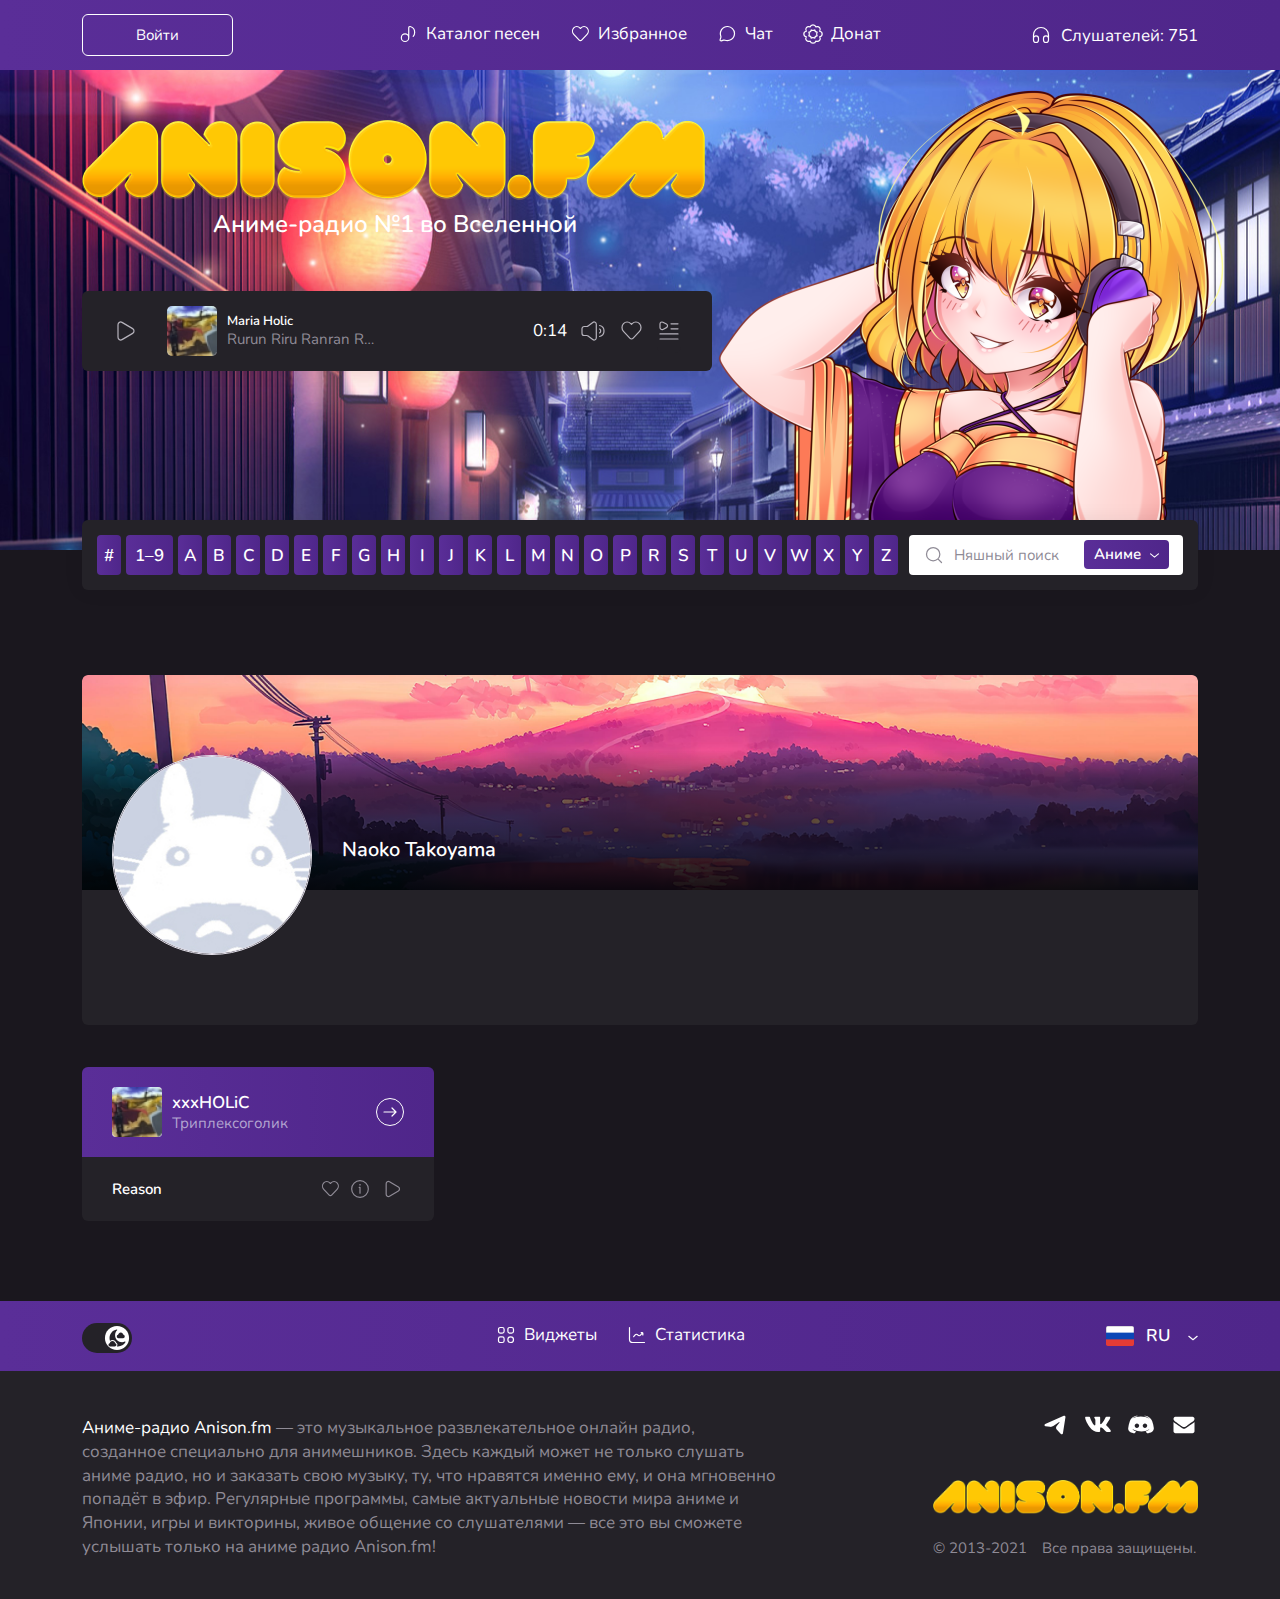
<file: artist-block/artist-empty.html>
<!doctype html>
<html lang="ru">
<head>
    <meta charset="UTF-8">
    <meta name="viewport"
          content="width=device-width, user-scalable=no, initial-scale=1.0, maximum-scale=1.0, minimum-scale=1.0">
    <meta http-equiv="X-UA-Compatible" content="ie=edge">
    <title>Anison.fm</title>
    <link rel="stylesheet" href="../scss/swiper-bundle.css">
    <link rel="stylesheet" href="../scss/select2.min.css">
    <link rel="stylesheet" href="../scss/bootstrap.min.css">
    <link rel="stylesheet" href="../scss/main.css">
</head>
<body class="dark-theme">
<div class="page">
    <!--header-->
    <header class="header">
        <div class="header-bg">
            <div class="container">
                <div class="row">
                    <div class="col-12">
                        <div class="header-menu">
                            <div class="header-login">
                                <button type="button" class="header-login__btn" data-bs-toggle="modal"
                                        data-bs-target="#exampleModal">
                                    Войти
                                </button>
                            </div>
                            <nav class="nav-menu">
                                <li class="nav-item">
                                    <a href="#" class="nav-link">
                                        <svg class="nav-link__icon">
                                            <use xlink:href="../img/sprite.svg#song-icon"></use>
                                        </svg>
                                        <p class="nav-link__text">Каталог песен</p>
                                    </a>
                                </li>
                                <li class="nav-item">
                                    <a href="#" class="nav-link">
                                        <svg class="nav-link__icon">
                                            <use xlink:href="../img/sprite.svg#fav-icon"></use>
                                        </svg>
                                        <p class="nav-link__text">Избранное</p>
                                    </a>
                                </li>
                                <li class="nav-item">
                                    <a href="#" class="nav-link">
                                        <svg class="nav-link__icon">
                                            <use xlink:href="../img/sprite.svg#chat-icon"></use>
                                        </svg>
                                        <p class="nav-link__text">Чат</p>
                                    </a>
                                </li>
                                <li class="nav-item">
                                    <a href="#" class="nav-link">
                                        <svg class="nav-link__icon">
                                            <use xlink:href="../img/sprite.svg#donat-icon"></use>
                                        </svg>
                                        <p class="nav-link__text">Донат</p>
                                    </a>
                                </li>
                            </nav>
                            <div class="header-listeners">
                                <div class="listeners-block">
                                    <svg class="listeners-block__icon">
                                        <use xlink:href="../img/sprite.svg#listeners-icon"></use>
                                    </svg>
                                    <p class="listeners-block__text">Слушателей: 751</p>
                                </div>
                            </div>
                            <div class="btn-container">
                                <button class="menu-btn">
                                    <svg class="menu-btn__icon">
                                        <use xlink:href="../img/sprite.svg#menu-icon"></use>
                                    </svg>
                                </button>
                            </div>
                        </div>
                    </div>
                </div>
            </div>
            <nav class="mobile-nav">
                <div class="mobile-header">
                    <div class="header-listeners">
                        <div class="listeners-block">
                            <svg class="listeners-block__icon">
                                <use xlink:href="../img/sprite.svg#listeners-icon"></use>
                            </svg>
                            <p class="listeners-block__text">Слушателей: 751</p>
                        </div>
                    </div>
                    <button type="button" class="btn-close btn-close--mobile"></button>
                </div>
                <div class="mobile-menu">
                    <button type="button" class="header-login__btn header-login__btn--mobile" data-bs-toggle="modal"
                            data-bs-target="#exampleModal">
                        Войти
                    </button>
                    <!--                <div class="profile-block">-->
                    <!--                    <img src="../img/backgrounds/profile-img.png " alt="" class="profile-block__img">-->
                    <!--                    <p class="profile-block__title">Arifureta</p>-->
                    <!--                </div>-->
                    <li class="mobile-item">
                        <a href="" class="mobile-link">
                            <svg class="mobile-link__icon">
                                <use xlink:href="../img/sprite.svg#song-icon"></use>
                            </svg>
                            <p class="mobile-link__text">Каталог песен</p>
                        </a>
                    </li>
                    <li class="mobile-item">
                        <a href="# " class="mobile-link">
                            <svg class="mobile-link__icon">
                                <use xlink:href="../img/sprite.svg#fav-icon"></use>
                            </svg>
                            <p class="mobile-link__text">Избранное</p>
                        </a>
                    </li>
                    <li class="mobile-item">
                        <a href="# " class="mobile-link">
                            <svg class="mobile-link__icon">
                                <use xlink:href="../img/sprite.svg#chat-icon"></use>
                            </svg>
                            <p class="mobile-link__text">Чат</p>
                        </a>
                    </li>
                    <li class="mobile-item">
                        <a href="# " class="mobile-link">
                            <svg class="mobile-link__icon">
                                <use xlink:href="../img/sprite.svg#donat-icon"></use>
                            </svg>
                            <p class="mobile-link__text">Донат</p>
                        </a>
                    </li>
                    <li class="mobile-item">
                        <a href="# " class="mobile-link">
                            <svg class="mobile-link__icon">
                                <use xlink:href="../img/sprite.svg#widgets-icon"></use>
                            </svg>
                            <p class="mobile-link__text">Виджеты</p>
                        </a>
                    </li>
                    <li class="mobile-item">
                        <a href="# " class="mobile-link">
                            <svg class="mobile-link__icon">
                                <use xlink:href="../img/sprite.svg#statistic-icon"></use>
                            </svg>
                            <p class="mobile-link__text">Статистика</p>
                        </a>
                    </li>
                </div>

            </nav>
        </div>
    </header>
    <!--main-->
    <main class="main">
        <!--main-section-->
        <div class="main-bg">
            <div class="container">
                <div class="row">
                    <div class="col-12">
                        <div class="main-wrapper">
                            <div class="main-block">
                                <h1 class="logo-title">
                                    <a href="/" class="logo-link">
                                        <img src="../img/logo-main.png" alt="logo" class="logo-link__img">
                                    </a>
                                    <p class="logo-title__subtitle">Аниме-радио №1 во Вселенной</p>
                                </h1>
                                <div class="player-wrapper">
                                    <div class="player-item">
                                        <div class="d-flex align-items-center">
                                            <div class="song-group mr-30">
                                                <button class="song-play">
                                                    <svg class="song-play__start">
                                                        <use href="../img/sprite.svg#start-icon"></use>
                                                    </svg>
                                                    <svg class="song-play__stop hide">
                                                        <use href="../img/sprite.svg#stop-icon"></use>
                                                    </svg>
                                                </button>
                                            </div>
                                            <div class="song-box">
                                                <img src="../img/song/song-1.jpg" alt=""
                                                     class="song-item__img song-item__img--title">
                                                <div class="d-flex flex-column">
                                                    <a href="#" class="song-box__title">Maria Holic</a>
                                                    <p class="song-box__subtitle">Rurun Riru Ranran Rara</p>
                                                </div>
                                            </div>
                                        </div>
                                        <div class="song-group">
                                            <p class="song-item__time">0:14</p>
                                            <div class="song-container">
                                                <button class="song-sound">
                                                    <svg class="song-sound__icon song-sound__icon--on">
                                                        <use href="../img/sprite.svg#sound-icon"></use>
                                                    </svg>
                                                    <svg class="song-sound__icon song-sound__icon--off hide">
                                                        <use href="../img/sprite.svg#sound-icon-off"></use>
                                                    </svg>
                                                </button>
                                                <div class="list-dropdown hide">
                                                    <input type="range" class="form-range" min="0" max="100"
                                                           id="customRange2">
                                                </div>
                                            </div>
                                            <button class="song-like">
                                                <svg class="song-like__empty">
                                                    <use href="../img/sprite.svg#empty-icon"></use>
                                                </svg>
                                                <svg class="song-like__fill hide">
                                                    <use href="../img/sprite.svg#fill-icon"></use>
                                                </svg>
                                            </button>
                                            <button class="song-list" data-bs-toggle="modal"
                                                    data-bs-target="#listModal">
                                                <svg class="song-list__icon">
                                                    <use href="../img/sprite.svg#list-icon"></use>
                                                </svg>
                                            </button>
                                        </div>
                                    </div>
                                    <div class="song-dropdown">
                                        <p class="song-dropdown__title">Далее в эфире</p>
                                        <div class="song-list">
                                            <div class="list-item">
                                                <div class="song-box">
                                                    <span class="list-item__number">1</span>
                                                    <img src="../img/song/song-11.jpg" alt="" class="song-item__img">
                                                    <div class="d-flex flex-column">
                                                        <a href="#" class="song-box__title">FLCL</a>
                                                        <p class="song-box__subtitle">Little Busters</p>
                                                    </div>
                                                </div>
                                                <div class="song-vote">
                                                    <div class="song-wrap">
                                                        <span class="song-vote__active"></span>
                                                        <a href="#" class="song-vote__author">Arri</a>
                                                    </div>
                                                    <button class="song-sign">
                                                        <svg class="song-sign__plus">
                                                            <use href="../img/sprite.svg#plus-icon"></use>
                                                        </svg>
                                                        <svg class="song-sign__minus hide">
                                                            <use href="../img/sprite.svg#minus-icon"></use>
                                                        </svg>
                                                    </button>
                                                    <div class="d-flex flex-column">
                                                        <span class="song-vote__votes">110</span>
                                                        <p class="song-vote__subtitle">голосов</p>
                                                    </div>
                                                </div>
                                            </div>
                                            <div class="list-item">
                                                <div class="song-box">
                                                    <span class="list-item__number">2</span>
                                                    <img src="../img/song/song-12.jpg" alt="" class="song-item__img">
                                                    <div class="d-flex flex-column">
                                                        <a href="#" class="song-box__title">AJIN</a>
                                                        <pp class="song-box__subtitle">Yoru wa Nemureru kai</pp>
                                                    </div>
                                                </div>
                                                <div class="song-vote">
                                                    <a href="#" class="song-vote__author">UsagiChiba</a>
                                                    <button class="song-sign">
                                                        <svg class="song-sign__plus">
                                                            <use href="../img/sprite.svg#plus-icon"></use>
                                                        </svg>
                                                        <svg class="song-sign__minus hide">
                                                            <use href="../img/sprite.svg#minus-icon"></use>
                                                        </svg>
                                                    </button>
                                                    <div class="d-flex flex-column">
                                                        <span class="song-vote__votes">11</span>
                                                        <p class="song-vote__subtitle">голосов</p>
                                                    </div>
                                                </div>
                                            </div>
                                            <div class="list-item">
                                                <div class="song-box">
                                                    <span class="list-item__number">3</span>
                                                    <img src="../img/song/song-13.jpg" alt="" class="song-item__img">
                                                    <div class="d-flex flex-column">
                                                        <a href="#" class="song-box__title">Uta no Prince-sama</a>
                                                        <p class="song-box__subtitle">Up-Down-Up!</p>
                                                    </div>
                                                </div>
                                                <div class="song-vote">
                                                    <a href="#" class="song-vote__author">WeebsVeteran</a>
                                                    <button class="song-sign">
                                                        <svg class="song-sign__plus">
                                                            <use href="../img/sprite.svg#plus-icon"></use>
                                                        </svg>
                                                        <svg class="song-sign__minus hide">
                                                            <use href="../img/sprite.svg#minus-icon"></use>
                                                        </svg>
                                                    </button>
                                                    <div class="d-flex flex-column">
                                                        <span class="song-vote__votes">10</span>
                                                        <p class="song-vote__subtitle">голосов</p>
                                                    </div>
                                                </div>
                                            </div>
                                            <div class="list-item">
                                                <div class="song-box">
                                                    <span class="list-item__number">4</span>
                                                    <img src="../img/song/song-14.jpg" alt="" class="song-item__img">
                                                    <div class="d-flex flex-column">
                                                        <a href="#" class="song-box__title">Rakudai Kishi no Cavalry</a>
                                                        <p class="song-box__subtitle">Rakudai Kishi no Cavalry</p>
                                                    </div>
                                                </div>
                                                <div class="song-vote">
                                                    <a href="#" class="song-vote__author">WeebsVeteran</a>
                                                    <button class="song-sign">
                                                        <svg class="song-sign__plus">
                                                            <use href="../img/sprite.svg#plus-icon"></use>
                                                        </svg>
                                                        <svg class="song-sign__minus hide">
                                                            <use href="../img/sprite.svg#minus-icon"></use>
                                                        </svg>
                                                    </button>
                                                    <div class="d-flex flex-column">
                                                        <span class="song-vote__votes">9</span>
                                                        <p class="song-vote__subtitle">голосов</p>
                                                    </div>
                                                </div>
                                            </div>
                                            <div class="list-item">
                                                <div class="song-box">
                                                    <span class="list-item__number">5</span>
                                                    <img src="../img/song/song-15.jpg" alt="" class="song-item__img">
                                                    <div class="d-flex flex-column">
                                                        <a href="#" class="song-box__title">Slayers</a>
                                                        <p class="song-box__subtitle">Get Along</p>
                                                    </div>
                                                </div>
                                                <div class="song-vote">
                                                    <a href="#" class="song-vote__author">Dead_Waifu</a>
                                                    <button class="song-sign">
                                                        <svg class="song-sign__plus">
                                                            <use href="../img/sprite.svg#plus-icon"></use>
                                                        </svg>
                                                        <svg class="song-sign__minus hide">
                                                            <use href="../img/sprite.svg#minus-icon"></use>
                                                        </svg>
                                                    </button>
                                                    <div class="d-flex flex-column">
                                                        <span class="song-vote__votes">7</span>
                                                        <p class="song-vote__subtitle">голосов</p>
                                                    </div>
                                                </div>
                                            </div>
                                            <button class="radio-link radio-link--dropdown" data-bs-toggle="modal"
                                                    data-bs-target="#listModal">
                                                <p class="radio-link__text">Вся очередь заказов</p>
                                                <svg class="radio-link__icon">
                                                    <use href="../img/sprite.svg#arrow-icon"></use>
                                                </svg>
                                            </button>
                                        </div>

                                    </div>
                                </div>
                            </div>
                            <div class="main-img">
                                <img src="../img/backgrounds/main-girl.png" alt="" class="main-img__img">
                            </div>
                            <div class="search-wrapper">
                                <div class="search-links">
                                    <a href="#" class="search-link">#</a>
                                    <a href="#" class="search-link">1–9</a>
                                    <a href="#" class="search-link">A</a>
                                    <a href="#" class="search-link">B</a>
                                    <a href="#" class="search-link">C</a>
                                    <a href="#" class="search-link">D</a>
                                    <a href="#" class="search-link">E</a>
                                    <a href="#" class="search-link">F</a>
                                    <a href="#" class="search-link">G</a>
                                    <a href="#" class="search-link">H</a>
                                    <a href="#" class="search-link">I</a>
                                    <a href="#" class="search-link">J</a>
                                    <a href="#" class="search-link">K</a>
                                    <a href="#" class="search-link">L</a>
                                    <a href="#" class="search-link">M</a>
                                    <a href="#" class="search-link">N</a>
                                    <a href="#" class="search-link">O</a>
                                    <a href="#" class="search-link">P</a>
                                    <a href="#" class="search-link">R</a>
                                    <a href="#" class="search-link">S</a>
                                    <a href="#" class="search-link">T</a>
                                    <a href="#" class="search-link">U</a>
                                    <a href="#" class="search-link">V</a>
                                    <a href="#" class="search-link">W</a>
                                    <a href="#" class="search-link">X</a>
                                    <a href="#" class="search-link">Y</a>
                                    <a href="#" class="search-link">Z</a>
                                </div>
                                <form onsubmit="event.preventDefault();" class="search-form">
                                    <label class="search-box">
                                        <svg class="search-box__icon">
                                            <use href="../img/sprite.svg#search-icon"></use>
                                        </svg>
                                        <input type="search" placeholder="Няшный поиск" class="search-box__input">
                                    </label>
                                    <div class="search-dropdown">
                                        <button class="search-dropdown__title">Аниме</button>
                                        <ul class="search-list ">
                                            <li class="search-item search-item--active">
                                                Аниме
                                            </li>
                                            <li class="search-item">
                                                Трек
                                            </li>
                                            <li class="search-item">
                                                Артист
                                            </li>
                                        </ul>
                                    </div>
                                    <div class="search-validation hide">
                                        <a href="#" class="validation-item">
                                            <img src="../img/song/song-1.jpg" alt="" class="validation-item__img">
                                            <div class="d-flex flex-column">
                                                <p class="validation-item__title">Full Metal Panic!</p>
                                                <p class="validation-item__subtitle">Стальная тревога!</p>
                                            </div>
                                        </a>
                                        <a href="#" class="validation-item">
                                            <img src="../img/song/song-1.jpg" alt="" class="validation-item__img">
                                            <div class="d-flex flex-column">
                                                <p class="validation-item__title">Hanage no Renkinjutsushi</p>
                                                <p class="validation-item__subtitle">Стальной алхимик</p>
                                            </div>
                                        </a>
                                        <a href="#" class="validation-item">
                                            <img src="../img/song/song-1.jpg" alt="" class="validation-item__img">
                                            <div class="d-flex flex-column">
                                                <p class="validation-item__title">Koutetsu Sangokushi</p>
                                                <p class="validation-item__subtitle">Стальные Хроники Царств</p>
                                            </div>
                                        </a>
                                        <a href="#" class="validation-item">
                                            <img src="../img/song/song-1.jpg" alt="" class="validation-item__img">
                                            <div class="d-flex flex-column">
                                                <p class="validation-item__title">Kurogane no Linebarrels</p>
                                                <p class="validation-item__subtitle">Стальные Лайнбаррели</p>
                                            </div>
                                        </a>
                                        <a href="#" class="validation-item">
                                            <img src="../img/song/song-1.jpg" alt="" class="validation-item__img">
                                            <div class="d-flex flex-column">
                                                <p class="validation-item__title">M3: Sono Kuroki Hagane</p>
                                                <p class="validation-item__subtitle">М3: Эта Чёрная Сталь</p>
                                            </div>
                                        </a>
                                        <a href="#" class="validation-item">
                                            <img src="../img/song/song-1.jpg" alt="" class="validation-item__img">
                                            <div class="d-flex flex-column">
                                                <p class="validation-item__title">M3: Sono Kuroki Hagane</p>
                                                <p class="validation-item__subtitle">М3: Эта Чёрная Сталь</p>
                                            </div>
                                        </a>
                                    </div>
                                    <div class=" search-validation search-validation--text hide">
                                        <a href="#" class="validation-item">
                                            <p class="validation-item__title">Nanase Hikaru</p>
                                        </a>
                                        <a href="#" class="validation-item">
                                            <p class="validation-item__title">Nana Mizuki</p>
                                        </a>
                                        <a href="#" class="validation-item">
                                            <p class="validation-item__title">Nanairo Namida</p>
                                        </a>
                                        <a href="#" class="validation-item">
                                            <p class="validation-item__title">Hazel Fernandes</p>
                                        </a>
                                        <a href="#" class="validation-item">
                                            <p class="validation-item__title">Shiho Nanba</p>
                                        </a>
                                        <a href="#" class="validation-item">
                                            <p class="validation-item__title">Shiho Nanba</p>
                                        </a>
                                    </div>
                                </form>
                            </div>
                        </div>

                    </div>
                </div>
            </div>
        </div>
        <!--player-mobile-->
        <div class="main-bg-mobile">
            <div class="container">
                <div class="row">
                    <div class="col-12">
                        <div class="mobile-grid">
                            <div class="mobile-grid-item">
                                <div class="mobile-box">
                                    <div class="d-flex align-items-center">
                                        <img src="../img/song/song-1.jpg" alt="" class="mobile-box__img">
                                        <div class="d-flex flex-column">
                                            <a href="#" class="mobile-box__title">Maria Holic</a>
                                            <p class="mobile-box__subtitle">Rurun Riru Ranran Rara</p>
                                        </div>
                                    </div>
                                    <p class="mobile-box__time">17:58</p>
                                </div>
                                <div class="song-group">
                                    <button class="song-like">
                                        <svg class="song-like__empty song-like__empty--grey">
                                            <use href="../img/sprite.svg#empty-icon"></use>
                                        </svg>
                                        <svg class="song-like__fill hide">
                                            <use href="../img/sprite.svg#fill-icon"></use>
                                        </svg>
                                    </button>
                                    <button class="song-play">
                                        <svg class="song-play__start song-play__start--grey">
                                            <use href="../img/sprite.svg#start-icon"></use>
                                        </svg>
                                        <svg class="song-play__stop song-play__stop--black hide">
                                            <use href="../img/sprite.svg#stop-icon"></use>
                                        </svg>
                                    </button>
                                    <button class="song-list" data-bs-toggle="modal" data-bs-target="#listModal">
                                        <svg class="song-list__icon">
                                            <use href="../img/sprite.svg#list-icon"></use>
                                        </svg>
                                    </button>
                                </div>
                            </div>
                            <a href="#" class="mobile-btn">Заказать трек</a>
                            <div class="search-wrapper search-wrapper--mobile">
                                <form onsubmit="event.preventDefault();" class="search-form">
                                    <label class="search-box">
                                        <svg class="search-box__icon">
                                            <use href="../img/sprite.svg#search-icon"></use>
                                        </svg>
                                        <input type="search" placeholder="Няшный поиск" class="search-box__input">
                                    </label>
                                    <div class="search-dropdown">
                                        <button class="search-dropdown__title">Аниме</button>
                                        <ul class="search-list ">
                                            <li class="search-item search-item--active">
                                                Аниме
                                            </li>
                                            <li class="search-item">
                                                Трек
                                            </li>
                                            <li class="search-item">
                                                Артист
                                            </li>
                                        </ul>
                                    </div>
                                    <div class="search-validation hide">
                                        <a href="#" class="validation-item">
                                            <img src="../img/song/song-1.jpg" alt="" class="validation-item__img">
                                            <div class="d-flex flex-column">
                                                <p class="validation-item__title">Full Metal Panic!</p>
                                                <p class="validation-item__subtitle">Стальная тревога!</p>
                                            </div>
                                        </a>
                                        <a href="#" class="validation-item">
                                            <img src="../img/song/song-1.jpg" alt="" class="validation-item__img">
                                            <div class="d-flex flex-column">
                                                <p class="validation-item__title">Hanage no Renkinjutsushi</p>
                                                <p class="validation-item__subtitle">Стальной алхимик</p>
                                            </div>
                                        </a>
                                        <a href="#" class="validation-item">
                                            <img src="../img/song/song-1.jpg" alt="" class="validation-item__img">
                                            <div class="d-flex flex-column">
                                                <p class="validation-item__title">Koutetsu Sangokushi</p>
                                                <p class="validation-item__subtitle">Стальные Хроники Царств</p>
                                            </div>
                                        </a>
                                        <a href="#" class="validation-item">
                                            <img src="../img/song/song-1.jpg" alt="" class="validation-item__img">
                                            <div class="d-flex flex-column">
                                                <p class="validation-item__title">Kurogane no Linebarrels</p>
                                                <p class="validation-item__subtitle">Стальные Лайнбаррели</p>
                                            </div>
                                        </a>
                                        <a href="#" class="validation-item">
                                            <img src="../img/song/song-1.jpg" alt="" class="validation-item__img">
                                            <div class="d-flex flex-column">
                                                <p class="validation-item__title">M3: Sono Kuroki Hagane</p>
                                                <p class="validation-item__subtitle">М3: Эта Чёрная Сталь</p>
                                            </div>
                                        </a>
                                        <a href="#" class="validation-item">
                                            <img src="../img/song/song-1.jpg" alt="" class="validation-item__img">
                                            <div class="d-flex flex-column">
                                                <p class="validation-item__title">M3: Sono Kuroki Hagane</p>
                                                <p class="validation-item__subtitle">М3: Эта Чёрная Сталь</p>
                                            </div>
                                        </a>
                                    </div>
                                    <div class=" search-validation search-validation--text hide">
                                        <a href="#" class="validation-item">
                                            <p class="validation-item__title">Nanase Hikaru</p>
                                        </a>
                                        <a href="#" class="validation-item">
                                            <p class="validation-item__title">Nana Mizuki</p>
                                        </a>
                                        <a href="#" class="validation-item">
                                            <p class="validation-item__title">Nanairo Namida</p>
                                        </a>
                                        <a href="#" class="validation-item">
                                            <p class="validation-item__title">Hazel Fernandes</p>
                                        </a>
                                        <a href="#" class="validation-item">
                                            <p class="validation-item__title">Shiho Nanba</p>
                                        </a>
                                        <a href="#" class="validation-item">
                                            <p class="validation-item__title">Shiho Nanba</p>
                                        </a>
                                    </div>
                                </form>
                            </div>
                        </div>


                    </div>
                </div>
            </div>
        </div>
        <div class="section-bg">
            <!--music-section-->
            <div class="container">
                <!--artist-section-->
                <div class="row">
                    <div class="col-12 ">
                        <div class="artist-wrapper">
                            <div class="artist-block">
                                <div class="artist-img">
                                    <img class="artist-img__img" src="../img/backgrounds/artist-bg.png">
                                    <div class="artist-box artist-box--circle">
                                        <p class="artist-box__title">Naoko Takoyama</p>
                                    </div>
                                </div>
                                <div class="artist-info">
                                </div>
                                <div class="artist-avatar">
                                    <img src="../img/backgrounds/artist-avatar-empty.png" alt=""
                                         class="artist-avatar__img">
                                </div>
                            </div>
                        </div>
                    </div>
                </div>
                <div class="row p-0 p-lg-auto">
                    <div class="col-12">
                        <div class="col-12 p-0 ">
                            <div class="tracks-wrapper ">
                                <div class="tracks-row">
                                    <div class="tracks-item">
                                        <a href="#" class="tracks-heading">
                                            <div class="tracks-box">
                                                <img src="../img/song/song-1.jpg" alt="" class="tracks-heading__img">
                                                <div class="d-flex flex-column">
                                                    <p class="tracks-heading__title">xxxHOLiC</p>
                                                    <p class="tracks-heading__subtitle">Триплексоголик</p>
                                                </div>
                                            </div>
                                            <div class="radio-bg">
                                                <svg class="radio-icon">
                                                    <use xlink:href="../img/sprite.svg#arrow-icon"></use>
                                                </svg>
                                            </div>
                                        </a>
                                        <div class="artist-grid buttonCheck">
                                            <div class="artist-item">
                                                <div class="artist-group">
                                                    <p class="tracks-info__title" data-bs-toggle="tooltip"
                                                       data-bs-placement="bottom" data-bs-title="Reason">Reason</p>
                                                </div>
                                                <div class="song-group">
                                                    <button class="song-like song-like--small">
                                                        <svg class="song-like__empty song-like__empty--small song-like__empty--grey  ">
                                                            <use href="../img/sprite.svg#empty-icon-small"></use>
                                                        </svg>
                                                        <svg class="song-like__fill song-like__empty--small hide">
                                                            <use href="../img/sprite.svg#fill-icon"></use>
                                                        </svg>
                                                    </button>
                                                    <button class="song-info" data-bs-toggle="modal"
                                                            data-bs-target="#modalAnime1">
                                                        <svg class="song-info__icon">
                                                            <circle cx="10.0001" cy="5.83333" r="0.833333"
                                                                    class="song-info__circle"></circle>
                                                            <path d="M9.16675 8.33335H10.0001V14.1667M18.3334 10C18.3334 14.6024 14.6025 18.3334 10.0001 18.3334C5.39771 18.3334 1.66675 14.6024 1.66675 10C1.66675 5.39765 5.39771 1.66669 10.0001 1.66669C14.6025 1.66669 18.3334 5.39765 18.3334 10Z"
                                                                  stroke-linecap="round" stroke-linejoin="round"></path>
                                                        </svg>
                                                    </button>
                                                    <button class="song-play song-play-small">
                                                        <svg class="song-play__start song-play__start--small song-play__start--grey">
                                                            <use href="../img/sprite.svg#start-icon-small"></use>
                                                        </svg>
                                                        <svg class="song-play__stop song-play__stop--small hide">
                                                            <use href="../img/sprite.svg#stop-icon-small"></use>
                                                        </svg>
                                                    </button>
                                                </div>
                                            </div>

                                        </div>
                                    </div>
                                </div>
                            </div>
                        </div>
                    </div>
                </div>
            </div>
        </div>
</div>
</div>
</main>
<!--footer-->
<div class="footer">
    <div class="footer-widgets">
        <div class="container">
            <div class="row">
                <div class="col-12">
                    <div class="widgets-grid">
                        <div class="widgets-radio">
                            <div class="form-check form-switch widgets-switch form-switch-sm">
                                <input class="form-check-input " type="checkbox" role="switch"
                                       id="flexSwitchCheckDefault" checked>
                                <label class="form-check-label" for="flexSwitchCheckDefault"></label>
                            </div>
                        </div>
                        <nav class="widgets-block">
                            <li class="nav-item">
                                <a href="" class="nav-link">
                                    <svg class="nav-link__icon">
                                        <use xlink:href="../img/sprite.svg#widgets-icon"></use>
                                    </svg>
                                    <p class="nav-link__text">Виджеты</p>
                                </a>
                            </li>
                            <li class="nav-item">
                                <a href="" class="nav-link">
                                    <svg class="nav-link__icon">
                                        <use xlink:href="../img/sprite.svg#statistic-icon"></use>
                                    </svg>
                                    <p class="nav-link__text">Статистика</p>
                                </a>
                            </li>
                        </nav>
                        <div class="select-wrapper">
                            <select class="simple-select" name="lang">
                                <option value="RU" data-image="../img/flags/RU.png">RU</option>
                                <option value="EN" data-image="../img/flags/US.png">EN</option>
                                <option value="CN" data-image="../img/flags/CN.png">CN</option>
                            </select>
                        </div>
                    </div>

                </div>
            </div>
        </div>
    </div>
    <div class="footer-info">
        <div class="container">
            <div class="row">
                <div class="col-12">
                    <div class="footer-block">
                        <p class="footer-copyright d-flex d-lg-none">
                            <span class="footer-copyright__text">© 2013-2021</span>
                            <span class="footer-copyright__text">Все права защищены.</span>
                        </p>
                        <p class="footer-block__title">
                            <span class="footer-block__span">Аниме-радио Anison.fm</span>
                            — это музыкальное развлекательное онлайн радио, созданное специально для анимешников.
                            Здесь
                            каждый может
                            не только слушать аниме радио, но и заказать свою музыку, ту, что нравятся именно ему, и
                            она
                            мгновенно
                            попадёт в эфир. Регулярные программы, самые актуальные новости мира аниме и Японии, игры
                            и
                            викторины, живое
                            общение со слушателями — все это вы сможете услышать только на аниме радио Anison.fm!
                        </p>

                        <div class="footer-links">
                            <div class="footer-social">
                                <a href="#" class="social-link">
                                    <svg class="social-link__icon">
                                        <use xlink:href="../img/sprite.svg#telegram-icon"></use>
                                    </svg>
                                </a>
                                <a href="#" class="social-link">
                                    <svg class="social-link__icon">
                                        <use xlink:href="../img/sprite.svg#vk-icon"></use>
                                    </svg>
                                </a>
                                <a href="#" class="social-link">
                                    <svg class="social-link__icon">
                                        <use xlink:href="../img/sprite.svg#discord-icon"></use>
                                    </svg>
                                </a>
                                <a href="#" class="social-link">
                                    <svg class="social-link__icon">
                                        <use xlink:href="../img/sprite.svg#mail-icon"></use>
                                    </svg>
                                </a>
                            </div>
                            <a href="" class="footer-link">
                                <img src="../img/logo-main.png" alt="" class="footer-link__img">
                            </a>
                            <p class="footer-copyright d-none d-lg-flex">
                                <span class="footer-copyright__text">© 2013-2021</span>
                                <span class="footer-copyright__text">Все права защищены.</span>
                            </p>
                        </div>
                    </div>
                </div>
            </div>

        </div>

    </div>
</div>
<!-- Modal -->
<div class="modal  modal-list modal-list--anime" id="modalAnime1" tabindex="-1" aria-labelledby="modalAnime1Label"
     aria-hidden="true">
    <div class="modal-dialog modal-anime  modal-fullscreen-lg-down">
        <div class="modal-content">
            <div class="modal-header">
                <div class="d-flex align-items-center justify-content-between w-100 mb-3">
                    <p class="modal-title">Трек</p>
                    <button type="button" class="btn-close" data-bs-dismiss="modal" aria-label="Close"></button>
                </div>
                <div class="modal-track">
                    <div class="modal-box">
                        <a href="#" class="modal-box__title">Paradisus-Paradoxum</a>
                        <a href="#" class="modal-box__subtitle">Исполнитель: <span
                                class="modal-box__author">MYTH&ROID</span></a>
                    </div>
                    <div class="song-group">
                        <button class="song-like song-like--small">
                            <svg class="song-like__empty song-like__empty--white song-like__empty--small song-like__empty--hover">
                                <use href="../img/sprite.svg#empty-icon-small"></use>
                            </svg>
                            <svg class="song-like__fill song-like__fill--small song-like__fill--white hide">
                                <use href="../img/sprite.svg#fill-icon"></use>
                            </svg>
                        </button>
                        <button class="song-play song-play--small">
                            <svg class="song-play__start  song-play__start--small song-play__start--white">
                                <use href="../img/sprite.svg#start-icon"></use>
                            </svg>
                            <svg class="song-play__stop  song-play__stop--small song-play__stop--white hide">
                                <use href="../img/sprite.svg#stop-icon"></use>
                            </svg>
                        </button>
                        <p class="anime-track__time">17:58</p>
                    </div>
                </div>
                <div class="modal-order">
                    <p class="modal-order__subtitle">Последний заказ: <span class="modal-order__author">16.06.2022, 15:30:56</span>
                    </p>
                </div>
            </div>
            <div class="modal-body">
                <div class="modal-translation">
                    <div class="modal-lang">
                        <div class="lang-block">
                            <img src="../img/flags/JP.png" alt="" class="lang-block__img">
                            <p class="lang-block__text">Текст песни (ромадзи)</p>
                        </div>
                        <div class="lang-box">
                            <p class="lang-box__text">Now let me open this scar
                                Tokeatta Virus
                                Niji ni kuro o sashi
                                Tobitatsu
                            </p>
                            <p class="lang-box__text">Akai hana no mizu nurete kakureta noizu
                                Mune ni haiyoru no
                                Umarekawaritai no deshou

                            </p>
                            <p class="lang-box__text">Eien nemutteita Paradigm
                                Shinboru kutte shinshoku shiteitai

                            </p>
                            <p class="lang-box__text">Now let me open this scar
                                Tokeatta Virus
                                Ura de arawa ni naru honnou
                                Grabbed in the loneliness
                                Kowareta Unity
                                Niji ni kuro o sashi
                                Tobitatsu

                            <p class="lang-box__text">Ima sugu nukedashite
                                Shouki no meiro hantai shite
                                Kontorasuto e

                            </p>
                            <p class="lang-box__text">Aoi garasu ni utsutta watashi wa
                                Zankoku na bishou de nodo o furuwaseru no

                            </p>
                            <p class="lang-box__text">I’ll change into a monster
                                Uragiri yorimo fukaku ochiteyuku Process
                                Is this my insanity?
                                Sono toi sura ga moumoku to yokubou no akashi

                            </p>
                            <p class="lang-box__text">Sonomama tobidashite shitta sekai wa
                                Paradokusu no rakuen noyo

                            </p>
                            <p class="lang-box__text">Now let me open this scar
                                Tokeatta Virus
                                Umarekawatta honnou de
                                Grabbed in the loneliness
                                Mitsuketa Unity
                                Kegare o shittemo… motto
                            </p>
                            <p class="lang-box__text">Modore wa shinai
                                Your Heart
                                Saiteita Paradox
                                Yes, this is my insanity
                                Jiyuu mo nai tte
                                Niji ni kuro o sashi
                                Tobitatsu
                            </p>
                            <p class="lang-box__text">Ima sugu nukedashite
                                Shouki no meiro hantai shite
                                Kontorasuto e
                                Tobidashite shitta sekai wa
                                Paradokusu no rakuen noyo

                            </p>
                            <p class="lang-box__text">Te o nobasu kinki no uzu
                                Kuro o sashita niji o abake

                            </p>
                        </div>
                    </div>
                    <div class="modal-lang">
                        <div class="lang-block">
                            <img src="../img/flags/RU.png" alt="" class="lang-block__img">
                            <p class="lang-block__text">Текст песни (ромадзи)</p>
                        </div>
                        <div class="lang-box">
                            <p class="lang-box__text">
                                Промокший от капель алых цветов, скрытый шум
                                Подкрадывается к моей груди,
                                Похоже, что так он стремиться возродиться вновь!
                            </p>
                            <p class="lang-box__text">
                                Спавшая вечным сном парадигма
                                Стремиться поглотить и разъесть все символы.

                            </p>
                            <p class="lang-box__text">
                                Позволь мне сейчас отрыть этот шрам!
                                Проникший в меня вирус
                                Обнажает инстинкты, сокрытые где-то глубоко.
                                Я во власти одиночества…
                                Разрушенное единение
                                Пронзит радугой облака,
                                И я взлечу в небо!

                            </p>
                            <p class="lang-box__text">
                                Я сбегу отсюда прямо сейчас
                                И выверну наизнанку этот лабиринт здравого смысла
                                В поисках контраста!

                            </p>
                            <p class="lang-box__text">
                                Моё отражение в голубом стекле
                                Заставляет моё горло сотрясаться жестокой улыбкой.
                            </p>
                            <p class="lang-box__text">
                                Я превращусь в монстра —
                                Это будет падение в пучины, что глубже любого предательства.
                                Это моё безумие?
                                Даже самый этот вопрос является доказательством моей слепоты и страстного желания.
                            </p>
                            <p class="lang-box__text">
                                Этот такой знакомый мне мир, в который я просто взяла и влетела,
                                Является парадоксальным раем!

                            </p>
                            <p class="lang-box__text">
                                Повышение уровня…
                                Я пробудилась.
                                Повышение уровня…
                                Я в контакте со своими эмоциями.

                            </p>
                            <p class="lang-box__text">
                                Позволь мне сейчас отрыть этот шрам!
                                Вирус проник в меня
                                Из-за возрождённых инстинктов.
                                Я во власти одиночества…
                                Обнаруженное единение,
                                Даже если я знаю, что осквернена… я буду больше стремиться к нему!

                            </p>
                            <p class="lang-box__text">
                                Я никогда не смогу вернуться!
                                В твоём сердце
                                Расцвёл парадокс.
                                Да, это моё безумие,
                                В котором нет никакой свободы,
                                Оно пронзит радугой облака,
                                И я взлечу в небо!

                            </p>
                            <p class="lang-box__text">
                                Я сбегу отсюда прямо сейчас
                                И выверну наизнанку этот лабиринт здравого смысла
                                В поисках контраста!
                                Этот такой знакомый мне мир, в который я просто взяла и влетела,
                                Является парадоксальным раем!

                            </p>
                            <p class="lang-box__text">
                                Я протяну свою руку сквозь вихрь табу
                                И раскрою истинный облик этой пронзившей черноту радуги!

                            </p>
                            <p class="lang-box__text">
                                Русский перевод с японского: Просветленный
                            </p>
                        </div>
                    </div>
                </div>
            </div>
        </div>
    </div>
</div>
<!-- Modal -->
<div class="modal   modal-list mw-600 bg-clear" id="animeShort" tabindex="-1" aria-labelledby="animeShortLabel"
     aria-hidden="true">
    <div class="modal-dialog modal-anime  modal-anime--short modal-fullscreen-lg-down">
        <div class="modal-content">
            <div class="modal-header">
                <div class="d-flex align-items-center justify-content-between w-100 mb-3">
                    <p class="modal-title">Трек</p>
                    <button type="button" class="btn-close" data-bs-dismiss="modal" aria-label="Close"></button>
                </div>
                <div class="modal-track">
                    <div class="modal-box">
                        <a href="#" class="modal-box__title">Paradisus-Paradoxum</a>
                        <a href="#" class="modal-box__subtitle">Исполнитель: <span
                                class="modal-box__author">MYTH&ROID</span></a>
                    </div>
                    <div class="song-group">
                        <button class="song-like song-like--small">
                            <svg class="song-like__empty song-like__empty--white song-like__empty--small song-like__empty--hover">
                                <use href="../img/sprite.svg#empty-icon-small"></use>
                            </svg>
                            <svg class="song-like__fill song-like__fill--small song-like__fill--white hide">
                                <use href="../img/sprite.svg#fill-icon"></use>
                            </svg>
                        </button>
                        <button class="song-play song-play--small">
                            <svg class="song-play__start  song-play__start--small song-play__start--white">
                                <use href="../img/sprite.svg#start-icon"></use>
                            </svg>
                            <svg class="song-play__stop  song-play__stop--small song-play__stop--white hide">
                                <use href="../img/sprite.svg#stop-icon"></use>
                            </svg>
                        </button>
                        <p class="anime-track__time">17:58</p>
                    </div>
                </div>
                <div class="modal-order">
                    <p class="modal-order__subtitle">Последний заказ: <span class="modal-order__author">16.06.2022, 15:30:56</span>
                    </p>
                </div>
            </div>
            <div class="modal-body">
                <div class="modal-translation">
                    <div class="modal-lang">
                        <div class="lang-block">
                            <img src="../img/flags/RU.png" alt="" class="lang-block__img">
                            <p class="lang-block__text">Текст песни (ромадзи)</p>
                        </div>
                        <div class="lang-box">
                            <p class="lang-box__text">
                                Промокший от капель алых цветов, скрытый шум
                                Подкрадывается к моей груди,
                                Похоже, что так он стремиться возродиться вновь!
                            </p>
                            <p class="lang-box__text">
                                Спавшая вечным сном парадигма
                                Стремиться поглотить и разъесть все символы.

                            </p>
                            <p class="lang-box__text">
                                Позволь мне сейчас отрыть этот шрам!
                                Проникший в меня вирус
                                Обнажает инстинкты, сокрытые где-то глубоко.
                                Я во власти одиночества…
                                Разрушенное единение
                                Пронзит радугой облака,
                                И я взлечу в небо!

                            </p>
                            <p class="lang-box__text">
                                Я сбегу отсюда прямо сейчас
                                И выверну наизнанку этот лабиринт здравого смысла
                                В поисках контраста!

                            </p>
                            <p class="lang-box__text">
                                Моё отражение в голубом стекле
                                Заставляет моё горло сотрясаться жестокой улыбкой.
                            </p>
                            <p class="lang-box__text">
                                Я превращусь в монстра —
                                Это будет падение в пучины, что глубже любого предательства.
                                Это моё безумие?
                                Даже самый этот вопрос является доказательством моей слепоты и страстного желания.
                            </p>
                            <p class="lang-box__text">
                                Этот такой знакомый мне мир, в который я просто взяла и влетела,
                                Является парадоксальным раем!

                            </p>
                            <p class="lang-box__text">
                                Повышение уровня…
                                Я пробудилась.
                                Повышение уровня…
                                Я в контакте со своими эмоциями.

                            </p>
                            <p class="lang-box__text">
                                Позволь мне сейчас отрыть этот шрам!
                                Вирус проник в меня
                                Из-за возрождённых инстинктов.
                                Я во власти одиночества…
                                Обнаруженное единение,
                                Даже если я знаю, что осквернена… я буду больше стремиться к нему!

                            </p>
                            <p class="lang-box__text">
                                Я никогда не смогу вернуться!
                                В твоём сердце
                                Расцвёл парадокс.
                                Да, это моё безумие,
                                В котором нет никакой свободы,
                                Оно пронзит радугой облака,
                                И я взлечу в небо!

                            </p>
                            <p class="lang-box__text">
                                Я сбегу отсюда прямо сейчас
                                И выверну наизнанку этот лабиринт здравого смысла
                                В поисках контраста!
                                Этот такой знакомый мне мир, в который я просто взяла и влетела,
                                Является парадоксальным раем!

                            </p>
                            <p class="lang-box__text">
                                Я протяну свою руку сквозь вихрь табу
                                И раскрою истинный облик этой пронзившей черноту радуги!

                            </p>
                            <p class="lang-box__text">
                                Русский перевод с японского: Просветленный
                            </p>
                        </div>
                    </div>
                </div>
            </div>
        </div>
    </div>
</div>
<!-- Modal -->
<div class="modal " id="animeTrack" tabindex="-1" aria-labelledby="animeTrackLabel" aria-hidden="true">
    <div class="modal-dialog modal-anime modal-anime--short my-0 modal-anime--short-2 modal-dialog-centered">
        <div class="modal-content ">
            <div class="modal-header">
                <div class="d-flex align-items-center justify-content-between w-100 mb-3">
                    <p class="modal-title">Трек</p>
                    <button type="button" class="btn-close" data-bs-dismiss="modal" aria-label="Close"></button>
                </div>
                <div class="modal-track">
                    <div class="modal-box">
                        <a href="#" class="modal-box__title">Higurashi no Naku Koro ni (Higurashi no Naku Koro
                            ni) </a>
                        <a href="#" class="modal-box__subtitle">Исполнитель: <span
                                class="modal-box__author">MYTH&ROID</span></a>
                    </div>
                    <div class="song-group">
                        <button class="song-like song-like--small">
                            <svg class="song-like__empty song-like__empty--white song-like__empty--small song-like__empty--hover">
                                <use href="../img/sprite.svg#empty-icon-small"></use>
                            </svg>
                            <svg class="song-like__fill song-like__fill--small song-like__fill--white hide">
                                <use href="../img/sprite.svg#fill-icon"></use>
                            </svg>
                        </button>
                        <button class="song-play song-play--small">
                            <svg class="song-play__start  song-play__start--small song-play__start--white">
                                <use href="../img/sprite.svg#start-icon"></use>
                            </svg>
                            <svg class="song-play__stop  song-play__stop--small song-play__stop--white hide">
                                <use href="../img/sprite.svg#stop-icon"></use>
                            </svg>
                        </button>
                        <p class="anime-track__time">17:58</p>
                    </div>

                </div>
                <div class="modal-order">
                    <p class="modal-order__subtitle">Последний заказ: <span class="modal-order__author">16.06.2022, 15:30:56</span>
                    </p>
                </div>
            </div>
        </div>
    </div>
</div>
<!-- Modal -->
<div class="modal  modal-list " id="listModal" tabindex="-1" aria-labelledby="listModalLabel" aria-hidden="true" >
    <div class="modal-dialog modal-fullscreen-lg-down modal-dialog-scrollable modal-girl">
        <div class="modal-content">
            <div class="modal-header">
                <div class="d-flex align-items-center justify-content-between w-100">
                    <p class="modal-title">Сейчас в эфире</p>
                    <button type="button" class="btn-close " data-bs-dismiss="modal" aria-label="Close"></button>
                </div>
                <div class="modal-live-item">
                    <div class="live-box">
                        <img src="../img/song/song-1.jpg" alt="" class="modal-live-item__img">
                        <div class="d-flex flex-column">
                            <a href="#" class="modal-live-item__title">Maria Holic</a>
                            <p class="modal-live-item__subtitle">Rurun Riru Ranran Rara</p>
                        </div>
                    </div>
                    <div class="song-group">
                        <div class="song-group">
                            <button class="song-like song-like--small">
                                <svg class="song-like__empty song-like__empty--white song-like__empty--small song-like__empty--hover">
                                    <use href="../img/sprite.svg#empty-icon-small"></use>
                                </svg>
                                <svg class="song-like__fill song-like__fill--small song-like__fill--white hide">
                                    <use href="../img/sprite.svg#fill-icon"></use>
                                </svg>
                            </button>
                        </div>
                        <p class="modal-live-item__time">0:14 / 3:58</p>
                    </div>
                </div>
            </div>
            <div class="modal-body">
                <div class="modal-live">
                    <p class="modal-live__text">Далее в эфире</p>
                    <div class="d-flex align-items-center">
                        <button class="modal-live-bg ">
                            <svg class="modal-live__icon modal-live__icon--active">
                                <use href="../img/sprite.svg#tracks-icon"></use>
                            </svg>
                            <svg class="modal-live__icon modal-live__icon--hidden hide">
                                <use href="../img/sprite.svg#tracks-icon-full"></use>
                            </svg>
                        </button>
                        <button class="modal-live-bg">
                            <svg class="modal-live__icon modal-live__icon--active">
                                <use href="../img/sprite.svg#time-icon"></use>
                            </svg>
                            <svg class="modal-live__icon  modal-live__icon--hidden hide">
                                <use href="../img/sprite.svg#time-active-icon"></use>
                            </svg>
                        </button>
                    </div>
                </div>
                <div class="music-grid">
                    <div class="music-item">
                        <div class="music-box">
                            <span class="music-box__number">1</span>
                            <img src="../img/song/song-11.jpg" alt="" class="music-box__img">
                            <div class="d-flex flex-column">
                                <a href="#" class="music-box__title">FLCL</a>
                                <p class="music-box__subtitle">Little Busters</p>
                                <div class="modals-author">
                                    <p class="song-box__subtitle">Заказал</p>
                                    <a href="#" class="song-vote__author">Arri</a>
                                    <span class="info-btn info-btn--orange">Amoled</span>
                                    <p class="song-box__subtitle">17:15:32</p>
                                </div>
                            </div>
                        </div>
                        <div class="song-vote">
                            <button class="song-play song-play-small">
                                <svg class="song-play__start song-play__start--small">
                                    <use href="../img/sprite.svg#start-icon-small"></use>
                                </svg>
                                <svg class="song-play__stop song-play__stop--small hide">
                                    <use href="../img/sprite.svg#stop-icon-small"></use>
                                </svg>
                            </button>
                            <button class="song-sign">
                                <svg class="song-sign__plus">
                                    <use href="../img/sprite.svg#plus-icon"></use>
                                </svg>
                                <svg class="song-sign__minus hide">
                                    <use href="../img/sprite.svg#minus-icon"></use>
                                </svg>
                            </button>
                            <div class="d-flex flex-column align-items-center">
                                <span class="music-box__votes">110</span>
                                <p class="music-box__votes-title">голосов</p>
                            </div>
                        </div>
                    </div>
                    <div class="music-item">
                        <div class="music-box">
                            <span class="music-box__number">2</span>
                            <img src="../img/song/song-12.jpg" alt="" class="music-box__img">
                            <div class="d-flex flex-column">
                                <a href="#" class="music-box__title">AJIN</a>
                                <p class="music-box__subtitle">Yoru wa Nemureru kai</p>
                                <div class="modals-author">
                                    <p class="song-box__subtitle">Заказал</p>
                                    <a href="#" class="song-vote__author">UsagiChiba</a>
                                    <p class="song-box__subtitle">17:15:32</p>
                                </div>
                            </div>
                        </div>
                        <div class="song-vote">
                            <button class="song-play song-play-small">
                                <svg class="song-play__start song-play__start--small">
                                    <use href="../img/sprite.svg#start-icon-small"></use>
                                </svg>
                                <svg class="song-play__stop song-play__stop--small hide">
                                    <use href="../img/sprite.svg#stop-icon-small"></use>
                                </svg>
                            </button>
                            <button class="song-sign">
                                <svg class="song-sign__plus">
                                    <use href="../img/sprite.svg#plus-icon"></use>
                                </svg>
                                <svg class="song-sign__minus hide">
                                    <use href="../img/sprite.svg#minus-icon"></use>
                                </svg>
                            </button>
                            <div class="d-flex flex-column align-items-center">
                                <span class="music-box__votes">110</span>
                                <p class="music-box__votes-title">голосов</p>
                            </div>
                        </div>
                    </div>
                    <div class="music-item">
                        <div class="music-box">
                            <span class="music-box__number">3</span>
                            <img src="../img/song/song-13.jpg" alt="" class="music-box__img">
                            <div class="d-flex flex-column">
                                <a href="#" class="music-box__title">Uta no Prince-sama</a>
                                <p class="music-box__subtitle">Up-Down-Up!</p>
                                <div class="modals-author">
                                    <p class="song-box__subtitle">Заказал</p>
                                    <a href="#" class="song-vote__author">WeebsVeteran</a>
                                    <p class="song-box__subtitle">17:15:32</p>
                                </div>
                            </div>
                        </div>
                        <div class="song-vote">
                            <button class="song-play song-play-small">
                                <svg class="song-play__start song-play__start--small">
                                    <use href="../img/sprite.svg#start-icon-small"></use>
                                </svg>
                                <svg class="song-play__stop song-play__stop--small hide">
                                    <use href="../img/sprite.svg#stop-icon-small"></use>
                                </svg>
                            </button>
                            <button class="song-sign">
                                <svg class="song-sign__plus">
                                    <use href="../img/sprite.svg#plus-icon"></use>
                                </svg>
                                <svg class="song-sign__minus hide">
                                    <use href="../img/sprite.svg#minus-icon"></use>
                                </svg>
                            </button>
                            <div class="d-flex flex-column align-items-center">
                                <span class="music-box__votes">110</span>
                                <p class="music-box__votes-title">голосов</p>
                            </div>
                        </div>
                    </div>
                    <div class="music-item">
                        <div class="music-box">
                            <span class="music-box__number">4</span>
                            <img src="../img/song/song-14.jpg" alt="" class="music-box__img">
                            <div class="d-flex flex-column">
                                <a href="#" class="music-box__title">Rakudai Kishi no Cavalry</a>
                                <p class="music-box__subtitle">Rakudai Kishi no Cavalry</p>
                                <div class="modals-author">
                                    <p class="song-box__subtitle">Заказал</p>
                                    <a href="#" class="song-vote__author">arrr</a>
                                    <p class="song-box__subtitle">17:15:32</p>
                                </div>
                            </div>
                        </div>
                        <div class="song-vote">
                            <button class="song-play song-play-small">
                                <svg class="song-play__start song-play__start--small">
                                    <use href="../img/sprite.svg#start-icon-small"></use>
                                </svg>
                                <svg class="song-play__stop song-play__stop--small hide">
                                    <use href="../img/sprite.svg#stop-icon-small"></use>
                                </svg>
                            </button>
                            <button class="song-sign">
                                <svg class="song-sign__plus">
                                    <use href="../img/sprite.svg#plus-icon"></use>
                                </svg>
                                <svg class="song-sign__minus hide">
                                    <use href="../img/sprite.svg#minus-icon"></use>
                                </svg>
                            </button>
                            <div class="d-flex flex-column align-items-center">
                                <span class="music-box__votes">110</span>
                                <p class="music-box__votes-title">голосов</p>
                            </div>
                        </div>
                    </div>
                    <div class="music-item">
                        <div class="music-box">
                            <span class="music-box__number">5</span>
                            <img src="../img/song/song-15.jpg" alt="" class="music-box__img">
                            <div class="d-flex flex-column">
                                <a href="#" class="music-box__title">FLCL</a>
                                <p class="music-box__subtitle">Little Busters</p>
                                <div class="modals-author">
                                    <p class="song-box__subtitle">Заказал</p>
                                    <a href="#" class="song-vote__author">Arri</a>
                                    <span class="info-btn info-btn--orange">Amoled</span>
                                    <p class="song-box__subtitle">17:15:32</p>
                                </div>
                            </div>
                        </div>
                        <div class="song-vote">
                            <button class="song-play song-play-small">
                                <svg class="song-play__start song-play__start--small">
                                    <use href="../img/sprite.svg#start-icon-small"></use>
                                </svg>
                                <svg class="song-play__stop song-play__stop--small hide">
                                    <use href="../img/sprite.svg#stop-icon-small"></use>
                                </svg>
                            </button>
                            <button class="song-sign">
                                <svg class="song-sign__plus">
                                    <use href="../img/sprite.svg#plus-icon"></use>
                                </svg>
                                <svg class="song-sign__minus hide">
                                    <use href="../img/sprite.svg#minus-icon"></use>
                                </svg>
                            </button>
                            <div class="d-flex flex-column align-items-center">
                                <span class="music-box__votes">110</span>
                                <p class="music-box__votes-title">голосов</p>
                            </div>
                        </div>
                    </div>
                    <div class="music-item">
                        <div class="music-box">
                            <span class="music-box__number">6</span>
                            <img src="../img/song/song-15.jpg" alt="" class="music-box__img">
                            <div class="d-flex flex-column">
                                <a href="#" class="music-box__title">Occultic;Nine</a>
                                <p class="music-box__subtitle">Open your eyes</p>
                                <div class="modals-author">
                                    <p class="song-box__subtitle">Заказал</p>
                                    <a href="#" class="song-vote__author">Arri</a>
                                    <p class="song-box__subtitle">17:15:32</p>
                                </div>
                            </div>
                        </div>
                        <div class="song-vote">
                            <button class="song-play song-play-small">
                                <svg class="song-play__start song-play__start--small">
                                    <use href="../img/sprite.svg#start-icon-small"></use>
                                </svg>
                                <svg class="song-play__stop song-play__stop--small hide">
                                    <use href="../img/sprite.svg#stop-icon-small"></use>
                                </svg>
                            </button>
                            <button class="song-sign">
                                <svg class="song-sign__plus">
                                    <use href="../img/sprite.svg#plus-icon"></use>
                                </svg>
                                <svg class="song-sign__minus hide">
                                    <use href="../img/sprite.svg#minus-icon"></use>
                                </svg>
                            </button>
                            <div class="d-flex flex-column align-items-center">
                                <span class="music-box__votes">110</span>
                                <p class="music-box__votes-title">голосов</p>
                            </div>
                        </div>
                    </div>
                    <div class="music-item">
                        <div class="music-box">
                            <span class="music-box__number">7</span>
                            <img src="../img/song/song-11.jpg" alt="" class="music-box__img">
                            <div class="d-flex flex-column">
                                <a href="#" class="music-box__title">FLCL</a>
                                <p class="music-box__subtitle">Little Busters</p>
                                <div class="modals-author">
                                    <p class="song-box__subtitle">Заказал</p>
                                    <a href="#" class="song-vote__author">Arri</a>
                                    <span class="info-btn info-btn--orange">Amoled</span>
                                    <p class="song-box__subtitle">17:15:32</p>
                                </div>
                            </div>
                        </div>
                        <div class="song-vote">
                            <button class="song-play song-play-small">
                                <svg class="song-play__start song-play__start--small">
                                    <use href="../img/sprite.svg#start-icon-small"></use>
                                </svg>
                                <svg class="song-play__stop song-play__stop--small hide">
                                    <use href="../img/sprite.svg#stop-icon-small"></use>
                                </svg>
                            </button>
                            <button class="song-sign">
                                <svg class="song-sign__plus">
                                    <use href="../img/sprite.svg#plus-icon"></use>
                                </svg>
                                <svg class="song-sign__minus hide">
                                    <use href="../img/sprite.svg#minus-icon"></use>
                                </svg>
                            </button>
                            <div class="d-flex flex-column align-items-center">
                                <span class="music-box__votes">110</span>
                                <p class="music-box__votes-title">голосов</p>
                            </div>
                        </div>
                    </div>
                    <div class="music-item">
                        <div class="music-box">
                            <span class="music-box__number">8</span>
                            <img src="../img/song/song-11.jpg" alt="" class="music-box__img">
                            <div class="d-flex flex-column">
                                <a href="#" class="music-box__title">FLCL</a>
                                <p class="music-box__subtitle">Little Busters</p>
                                <div class="modals-author">
                                    <p class="song-box__subtitle">Заказал</p>
                                    <a href="#" class="song-vote__author">Arri</a>
                                    <span class="info-btn info-btn--orange">Amoled</span>
                                    <p class="song-box__subtitle">17:15:32</p>
                                </div>
                            </div>
                        </div>
                        <div class="song-vote">
                            <button class="song-play song-play-small">
                                <svg class="song-play__start song-play__start--small">
                                    <use href="../img/sprite.svg#start-icon-small"></use>
                                </svg>
                                <svg class="song-play__stop song-play__stop--small hide">
                                    <use href="../img/sprite.svg#stop-icon-small"></use>
                                </svg>
                            </button>
                            <button class="song-sign">
                                <svg class="song-sign__plus">
                                    <use href="../img/sprite.svg#plus-icon"></use>
                                </svg>
                                <svg class="song-sign__minus hide">
                                    <use href="../img/sprite.svg#minus-icon"></use>
                                </svg>
                            </button>
                            <div class="d-flex flex-column align-items-center">
                                <span class="music-box__votes">110</span>
                                <p class="music-box__votes-title">голосов</p>
                            </div>
                        </div>
                    </div>
                    <div class="music-item">
                        <div class="music-box">
                            <span class="music-box__number">9</span>
                            <img src="../img/song/song-11.jpg" alt="" class="music-box__img">
                            <div class="d-flex flex-column">
                                <a href="#" class="music-box__title">FLCL</a>
                                <p class="music-box__subtitle">Little Busters</p>
                                <div class="modals-author">
                                    <p class="song-box__subtitle">Заказал</p>
                                    <a href="#" class="song-vote__author">Arri</a>
                                    <span class="info-btn info-btn--orange">Amoled</span>
                                    <p class="song-box__subtitle">17:15:32</p>
                                </div>
                            </div>
                        </div>
                        <div class="song-vote">
                            <button class="song-play song-play-small">
                                <svg class="song-play__start song-play__start--small">
                                    <use href="../img/sprite.svg#start-icon-small"></use>
                                </svg>
                                <svg class="song-play__stop song-play__stop--small hide">
                                    <use href="../img/sprite.svg#stop-icon-small"></use>
                                </svg>
                            </button>
                            <button class="song-sign">
                                <svg class="song-sign__plus">
                                    <use href="../img/sprite.svg#plus-icon"></use>
                                </svg>
                                <svg class="song-sign__minus hide">
                                    <use href="../img/sprite.svg#minus-icon"></use>
                                </svg>
                            </button>
                            <div class="d-flex flex-column align-items-center">
                                <span class="music-box__votes">110</span>
                                <p class="music-box__votes-title">голосов</p>
                            </div>
                        </div>
                    </div>
                    <div class="music-item">
                        <div class="music-box">
                            <span class="music-box__number">10</span>
                            <img src="../img/song/song-11.jpg" alt="" class="music-box__img">
                            <div class="d-flex flex-column">
                                <a href="#" class="music-box__title">FLCL</a>
                                <p class="music-box__subtitle">Little Busters</p>
                                <div class="modals-author">
                                    <p class="song-box__subtitle">Заказал</p>
                                    <a href="#" class="song-vote__author">Arri</a>
                                    <span class="info-btn info-btn--orange">Amoled</span>
                                    <p class="song-box__subtitle">17:15:32</p>
                                </div>
                            </div>
                        </div>
                        <div class="song-vote">
                            <button class="song-play song-play-small">
                                <svg class="song-play__start song-play__start--small">
                                    <use href="../img/sprite.svg#start-icon-small"></use>
                                </svg>
                                <svg class="song-play__stop song-play__stop--small hide">
                                    <use href="../img/sprite.svg#stop-icon-small"></use>
                                </svg>
                            </button>
                            <button class="song-sign">
                                <svg class="song-sign__plus">
                                    <use href="../img/sprite.svg#plus-icon"></use>
                                </svg>
                                <svg class="song-sign__minus hide">
                                    <use href="../img/sprite.svg#minus-icon"></use>
                                </svg>
                            </button>
                            <div class="d-flex flex-column align-items-center">
                                <span class="music-box__votes">110</span>
                                <p class="music-box__votes-title">голосов</p>
                            </div>
                        </div>
                    </div>
                    <div class="music-item">
                        <div class="music-box">
                            <span class="music-box__number">1</span>
                            <img src="../img/song/song-11.jpg" alt="" class="music-box__img">
                            <div class="d-flex flex-column">
                                <a href="#" class="music-box__title">FLCL</a>
                                <p class="music-box__subtitle">Little Busters</p>
                                <div class="modals-author">
                                    <p class="song-box__subtitle">Заказал</p>
                                    <a href="#" class="song-vote__author">Arri</a>
                                    <span class="info-btn info-btn--orange">Amoled</span>
                                    <p class="song-box__subtitle">17:15:32</p>
                                </div>
                            </div>
                        </div>
                        <div class="song-vote">
                            <button class="song-play song-play-small">
                                <svg class="song-play__start song-play__start--small">
                                    <use href="../img/sprite.svg#start-icon-small"></use>
                                </svg>
                                <svg class="song-play__stop song-play__stop--small hide">
                                    <use href="../img/sprite.svg#stop-icon-small"></use>
                                </svg>
                            </button>
                            <button class="song-sign">
                                <svg class="song-sign__plus">
                                    <use href="../img/sprite.svg#plus-icon"></use>
                                </svg>
                                <svg class="song-sign__minus hide">
                                    <use href="../img/sprite.svg#minus-icon"></use>
                                </svg>
                            </button>
                            <div class="d-flex flex-column align-items-center">
                                <span class="music-box__votes">110</span>
                                <p class="music-box__votes-title">голосов</p>
                            </div>
                        </div>
                    </div>
                    <div class="music-item">
                        <div class="music-box">
                            <span class="music-box__number">2</span>
                            <img src="../img/song/song-12.jpg" alt="" class="music-box__img">
                            <div class="d-flex flex-column">
                                <a href="#" class="music-box__title">AJIN</a>
                                <p class="music-box__subtitle">Yoru wa Nemureru kai</p>
                                <div class="modals-author">
                                    <p class="song-box__subtitle">Заказал</p>
                                    <a href="#" class="song-vote__author">UsagiChiba</a>
                                    <p class="song-box__subtitle">17:15:32</p>
                                </div>
                            </div>
                        </div>
                        <div class="song-vote">
                            <button class="song-play song-play-small">
                                <svg class="song-play__start song-play__start--small">
                                    <use href="../img/sprite.svg#start-icon-small"></use>
                                </svg>
                                <svg class="song-play__stop song-play__stop--small hide">
                                    <use href="../img/sprite.svg#stop-icon-small"></use>
                                </svg>
                            </button>
                            <button class="song-sign">
                                <svg class="song-sign__plus">
                                    <use href="../img/sprite.svg#plus-icon"></use>
                                </svg>
                                <svg class="song-sign__minus hide">
                                    <use href="../img/sprite.svg#minus-icon"></use>
                                </svg>
                            </button>
                            <div class="d-flex flex-column align-items-center">
                                <span class="music-box__votes">110</span>
                                <p class="music-box__votes-title">голосов</p>
                            </div>
                        </div>
                    </div>
                    <div class="music-item">
                        <div class="music-box">
                            <span class="music-box__number">3</span>
                            <img src="../img/song/song-13.jpg" alt="" class="music-box__img">
                            <div class="d-flex flex-column">
                                <a href="#" class="music-box__title">Uta no Prince-sama</a>
                                <p class="music-box__subtitle">Up-Down-Up!</p>
                                <div class="modals-author">
                                    <p class="song-box__subtitle">Заказал</p>
                                    <a href="#" class="song-vote__author">WeebsVeteran</a>
                                    <p class="song-box__subtitle">17:15:32</p>
                                </div>
                            </div>
                        </div>
                        <div class="song-vote">
                            <button class="song-play song-play-small">
                                <svg class="song-play__start song-play__start--small">
                                    <use href="../img/sprite.svg#start-icon-small"></use>
                                </svg>
                                <svg class="song-play__stop song-play__stop--small hide">
                                    <use href="../img/sprite.svg#stop-icon-small"></use>
                                </svg>
                            </button>
                            <button class="song-sign">
                                <svg class="song-sign__plus">
                                    <use href="../img/sprite.svg#plus-icon"></use>
                                </svg>
                                <svg class="song-sign__minus hide">
                                    <use href="../img/sprite.svg#minus-icon"></use>
                                </svg>
                            </button>
                            <div class="d-flex flex-column align-items-center">
                                <span class="music-box__votes">110</span>
                                <p class="music-box__votes-title">голосов</p>
                            </div>
                        </div>
                    </div>
                    <div class="music-item">
                        <div class="music-box">
                            <span class="music-box__number">4</span>
                            <img src="../img/song/song-14.jpg" alt="" class="music-box__img">
                            <div class="d-flex flex-column">
                                <a href="#" class="music-box__title">Rakudai Kishi no Cavalry</a>
                                <p class="music-box__subtitle">Rakudai Kishi no Cavalry</p>
                                <div class="modals-author">
                                    <p class="song-box__subtitle">Заказал</p>
                                    <a href="#" class="song-vote__author">arrr</a>
                                    <p class="song-box__subtitle">17:15:32</p>
                                </div>
                            </div>
                        </div>
                        <div class="song-vote">
                            <button class="song-play song-play-small">
                                <svg class="song-play__start song-play__start--small">
                                    <use href="../img/sprite.svg#start-icon-small"></use>
                                </svg>
                                <svg class="song-play__stop song-play__stop--small hide">
                                    <use href="../img/sprite.svg#stop-icon-small"></use>
                                </svg>
                            </button>
                            <button class="song-sign">
                                <svg class="song-sign__plus">
                                    <use href="../img/sprite.svg#plus-icon"></use>
                                </svg>
                                <svg class="song-sign__minus hide">
                                    <use href="../img/sprite.svg#minus-icon"></use>
                                </svg>
                            </button>
                            <div class="d-flex flex-column align-items-center">
                                <span class="music-box__votes">110</span>
                                <p class="music-box__votes-title">голосов</p>
                            </div>
                        </div>
                    </div>
                    <div class="music-item">
                        <div class="music-box">
                            <span class="music-box__number">5</span>
                            <img src="../img/song/song-15.jpg" alt="" class="music-box__img">
                            <div class="d-flex flex-column">
                                <a href="#" class="music-box__title">FLCL</a>
                                <p class="music-box__subtitle">Little Busters</p>
                                <div class="modals-author">
                                    <p class="song-box__subtitle">Заказал</p>
                                    <a href="#" class="song-vote__author">Arri</a>
                                    <span class="info-btn info-btn--orange">Amoled</span>
                                    <p class="song-box__subtitle">17:15:32</p>
                                </div>
                            </div>
                        </div>
                        <div class="song-vote">
                            <button class="song-play song-play-small">
                                <svg class="song-play__start song-play__start--small">
                                    <use href="../img/sprite.svg#start-icon-small"></use>
                                </svg>
                                <svg class="song-play__stop song-play__stop--small hide">
                                    <use href="../img/sprite.svg#stop-icon-small"></use>
                                </svg>
                            </button>
                            <button class="song-sign">
                                <svg class="song-sign__plus">
                                    <use href="../img/sprite.svg#plus-icon"></use>
                                </svg>
                                <svg class="song-sign__minus hide">
                                    <use href="../img/sprite.svg#minus-icon"></use>
                                </svg>
                            </button>
                            <div class="d-flex flex-column align-items-center">
                                <span class="music-box__votes">110</span>
                                <p class="music-box__votes-title">голосов</p>
                            </div>
                        </div>
                    </div>
                    <div class="music-item">
                        <div class="music-box">
                            <span class="music-box__number">6</span>
                            <img src="../img/song/song-15.jpg" alt="" class="music-box__img">
                            <div class="d-flex flex-column">
                                <a href="#" class="music-box__title">Occultic;Nine</a>
                                <p class="music-box__subtitle">Open your eyes</p>
                                <div class="modals-author">
                                    <p class="song-box__subtitle">Заказал</p>
                                    <a href="#" class="song-vote__author">Arri</a>
                                    <p class="song-box__subtitle">17:15:32</p>
                                </div>
                            </div>
                        </div>
                        <div class="song-vote">
                            <button class="song-play song-play-small">
                                <svg class="song-play__start song-play__start--small">
                                    <use href="../img/sprite.svg#start-icon-small"></use>
                                </svg>
                                <svg class="song-play__stop song-play__stop--small hide">
                                    <use href="../img/sprite.svg#stop-icon-small"></use>
                                </svg>
                            </button>
                            <button class="song-sign">
                                <svg class="song-sign__plus">
                                    <use href="../img/sprite.svg#plus-icon"></use>
                                </svg>
                                <svg class="song-sign__minus hide">
                                    <use href="../img/sprite.svg#minus-icon"></use>
                                </svg>
                            </button>
                            <div class="d-flex flex-column align-items-center">
                                <span class="music-box__votes">110</span>
                                <p class="music-box__votes-title">голосов</p>
                            </div>
                        </div>
                    </div>
                    <div class="music-item">
                        <div class="music-box">
                            <span class="music-box__number">7</span>
                            <img src="../img/song/song-11.jpg" alt="" class="music-box__img">
                            <div class="d-flex flex-column">
                                <a href="#" class="music-box__title">FLCL</a>
                                <p class="music-box__subtitle">Little Busters</p>
                                <div class="modals-author">
                                    <p class="song-box__subtitle">Заказал</p>
                                    <a href="#" class="song-vote__author">Arri</a>
                                    <span class="info-btn info-btn--orange">Amoled</span>
                                    <p class="song-box__subtitle">17:15:32</p>
                                </div>
                            </div>
                        </div>
                        <div class="song-vote">
                            <button class="song-play song-play-small">
                                <svg class="song-play__start song-play__start--small">
                                    <use href="../img/sprite.svg#start-icon-small"></use>
                                </svg>
                                <svg class="song-play__stop song-play__stop--small hide">
                                    <use href="../img/sprite.svg#stop-icon-small"></use>
                                </svg>
                            </button>
                            <button class="song-sign">
                                <svg class="song-sign__plus">
                                    <use href="../img/sprite.svg#plus-icon"></use>
                                </svg>
                                <svg class="song-sign__minus hide">
                                    <use href="../img/sprite.svg#minus-icon"></use>
                                </svg>
                            </button>
                            <div class="d-flex flex-column align-items-center">
                                <span class="music-box__votes">110</span>
                                <p class="music-box__votes-title">голосов</p>
                            </div>
                        </div>
                    </div>
                    <div class="music-item">
                        <div class="music-box">
                            <span class="music-box__number">8</span>
                            <img src="../img/song/song-11.jpg" alt="" class="music-box__img">
                            <div class="d-flex flex-column">
                                <a href="#" class="music-box__title">FLCL</a>
                                <p class="music-box__subtitle">Little Busters</p>
                                <div class="modals-author">
                                    <p class="song-box__subtitle">Заказал</p>
                                    <a href="#" class="song-vote__author">Arri</a>
                                    <span class="info-btn info-btn--orange">Amoled</span>
                                    <p class="song-box__subtitle">17:15:32</p>
                                </div>
                            </div>
                        </div>
                        <div class="song-vote">
                            <button class="song-play song-play-small">
                                <svg class="song-play__start song-play__start--small">
                                    <use href="../img/sprite.svg#start-icon-small"></use>
                                </svg>
                                <svg class="song-play__stop song-play__stop--small hide">
                                    <use href="../img/sprite.svg#stop-icon-small"></use>
                                </svg>
                            </button>
                            <button class="song-sign">
                                <svg class="song-sign__plus">
                                    <use href="../img/sprite.svg#plus-icon"></use>
                                </svg>
                                <svg class="song-sign__minus hide">
                                    <use href="../img/sprite.svg#minus-icon"></use>
                                </svg>
                            </button>
                            <div class="d-flex flex-column align-items-center">
                                <span class="music-box__votes">110</span>
                                <p class="music-box__votes-title">голосов</p>
                            </div>
                        </div>
                    </div>
                    <div class="music-item">
                        <div class="music-box">
                            <span class="music-box__number">9</span>
                            <img src="../img/song/song-11.jpg" alt="" class="music-box__img">
                            <div class="d-flex flex-column">
                                <a href="#" class="music-box__title">FLCL</a>
                                <p class="music-box__subtitle">Little Busters</p>
                                <div class="modals-author">
                                    <p class="song-box__subtitle">Заказал</p>
                                    <a href="#" class="song-vote__author">Arri</a>
                                    <span class="info-btn info-btn--orange">Amoled</span>
                                    <p class="song-box__subtitle">17:15:32</p>
                                </div>
                            </div>
                        </div>
                        <div class="song-vote">
                            <button class="song-play song-play-small">
                                <svg class="song-play__start song-play__start--small">
                                    <use href="../img/sprite.svg#start-icon-small"></use>
                                </svg>
                                <svg class="song-play__stop song-play__stop--small hide">
                                    <use href="../img/sprite.svg#stop-icon-small"></use>
                                </svg>
                            </button>
                            <button class="song-sign">
                                <svg class="song-sign__plus">
                                    <use href="../img/sprite.svg#plus-icon"></use>
                                </svg>
                                <svg class="song-sign__minus hide">
                                    <use href="../img/sprite.svg#minus-icon"></use>
                                </svg>
                            </button>
                            <div class="d-flex flex-column align-items-center">
                                <span class="music-box__votes">110</span>
                                <p class="music-box__votes-title">голосов</p>
                            </div>
                        </div>
                    </div>
                    <div class="music-item">
                        <div class="music-box">
                            <span class="music-box__number">10</span>
                            <img src="../img/song/song-11.jpg" alt="" class="music-box__img">
                            <div class="d-flex flex-column">
                                <a href="#" class="music-box__title">FLCL</a>
                                <p class="music-box__subtitle">Little Busters</p>
                                <div class="modals-author">
                                    <p class="song-box__subtitle">Заказал</p>
                                    <a href="#" class="song-vote__author">Arri</a>
                                    <span class="info-btn info-btn--orange">Amoled</span>
                                    <p class="song-box__subtitle">17:15:32</p>
                                </div>
                            </div>
                        </div>
                        <div class="song-vote">
                            <button class="song-play song-play-small">
                                <svg class="song-play__start song-play__start--small">
                                    <use href="../img/sprite.svg#start-icon-small"></use>
                                </svg>
                                <svg class="song-play__stop song-play__stop--small hide">
                                    <use href="../img/sprite.svg#stop-icon-small"></use>
                                </svg>
                            </button>
                            <button class="song-sign">
                                <svg class="song-sign__plus">
                                    <use href="../img/sprite.svg#plus-icon"></use>
                                </svg>
                                <svg class="song-sign__minus hide">
                                    <use href="../img/sprite.svg#minus-icon"></use>
                                </svg>
                            </button>
                            <div class="d-flex flex-column align-items-center">
                                <span class="music-box__votes">110</span>
                                <p class="music-box__votes-title">голосов</p>
                            </div>
                        </div>
                    </div>
                </div>

            </div>
        </div>
    </div>
</div>
</div>
<script src="../js/jquery.js"></script>
<script src="../js/select2.min.js"></script>
<script src="../js/bootstrap.bundle.min.js"></script>
<script src="../js/swiper-bundle.min.js"></script>
<script src="../js/index.js"></script>
</body>
</html>
</file>
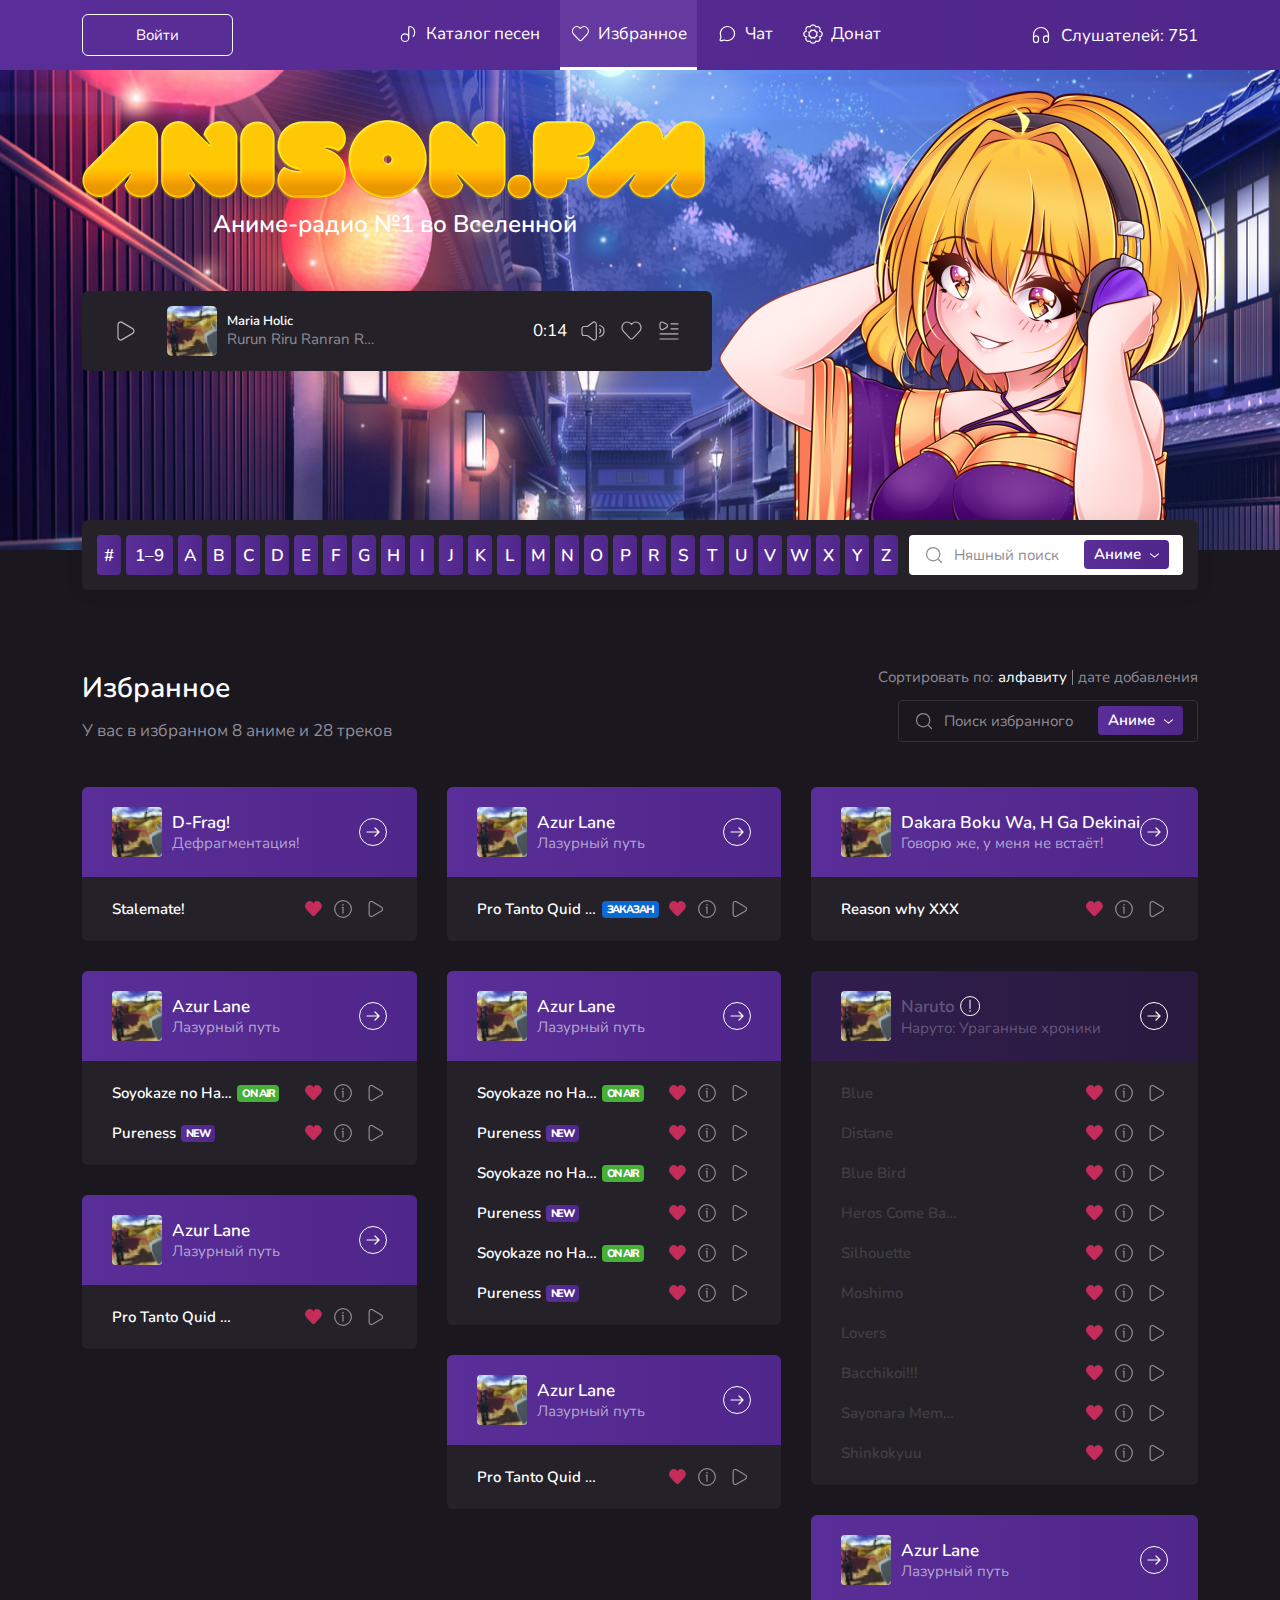
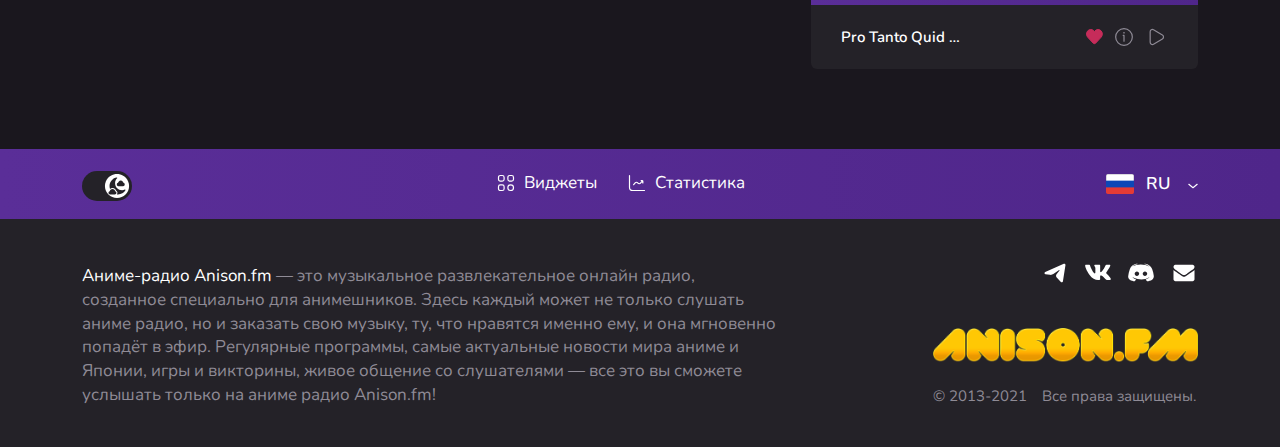
<file: artist-block/artist-sorting.html>
<!doctype html>
<html lang="ru">
<head>
    <meta charset="UTF-8">
    <meta name="viewport"
          content="width=device-width, user-scalable=no, initial-scale=1.0, maximum-scale=1.0, minimum-scale=1.0">
    <meta http-equiv="X-UA-Compatible" content="ie=edge">
    <title>Anison.fm</title>
    <link rel="stylesheet" href="../scss/swiper-bundle.css">
    <link rel="stylesheet" href="../scss/select2.min.css">
    <link rel="stylesheet" href="../scss/bootstrap.min.css">
    <link rel="stylesheet" href="../scss/main.css">
</head>
<body class="dark-theme">
<div class="page">
    <!--header-->
    <header class="header">
        <div class="header-bg">
            <div class="container">
                <div class="row">
                    <div class="col-12">
                        <div class="header-menu">
                            <div class="header-login">
                                <button type="button" class="header-login__btn" data-bs-toggle="modal"
                                        data-bs-target="#exampleModal">
                                    Войти
                                </button>
                            </div>
                            <nav class="nav-menu">
                                <li class="nav-item">
                                    <a href="#" class="nav-link">
                                        <svg class="nav-link__icon">
                                            <use href="../img/sprite.svg#song-icon"></use>
                                        </svg>
                                        <p class="nav-link__text">Каталог песен</p>
                                    </a>
                                </li>
                                <li class="nav-item nav-item--active">
                                    <a href="#" class="nav-link ">
                                        <svg class="nav-link__icon">
                                            <use href="../img/sprite.svg#fav-icon"></use>
                                        </svg>
                                        <p class="nav-link__text">Избранное</p>
                                    </a>
                                </li>
                                <li class="nav-item">
                                    <a href="#" class="nav-link">
                                        <svg class="nav-link__icon">
                                            <use href="../img/sprite.svg#chat-icon"></use>
                                        </svg>
                                        <p class="nav-link__text">Чат</p>
                                    </a>
                                </li>
                                <li class="nav-item">
                                    <a href="#" class="nav-link">
                                        <svg class="nav-link__icon">
                                            <use href="../img/sprite.svg#donat-icon"></use>
                                        </svg>
                                        <p class="nav-link__text">Донат</p>
                                    </a>
                                </li>
                            </nav>
                            <div class="header-listeners">
                                <div class="listeners-block">
                                    <svg class="listeners-block__icon">
                                        <use href="../img/sprite.svg#listeners-icon"></use>
                                    </svg>
                                    <p class="listeners-block__text">Слушателей: 751</p>
                                </div>
                            </div>
                            <div class="btn-container">
                                <button class="menu-btn">
                                    <svg class="menu-btn__icon">
                                        <use href="../img/sprite.svg#menu-icon"></use>
                                    </svg>
                                </button>
                            </div>
                        </div>
                    </div>
                </div>
            </div>
            <nav class="mobile-nav">
                <div class="mobile-header">
                    <div class="header-listeners">
                        <div class="listeners-block">
                            <svg class="listeners-block__icon">
                                <use href="../img/sprite.svg#listeners-icon"></use>
                            </svg>
                            <p class="listeners-block__text">Слушателей: 751</p>
                        </div>
                    </div>
                    <button type="button" class="btn-close btn-close--mobile"></button>
                </div>
                <div class="mobile-menu">
                    <button type="button" class="header-login__btn header-login__btn--mobile" data-bs-toggle="modal"
                            data-bs-target="#exampleModal">
                        Войти
                    </button>
                    <!--                <div class="profile-block">-->
                    <!--                    <img src="../img/backgrounds/profile-img.png " alt="" class="profile-block__img">-->
                    <!--                    <p class="profile-block__title">Arifureta</p>-->
                    <!--                </div>-->
                    <li class="mobile-item">
                        <a href="" class="mobile-link">
                            <svg class="mobile-link__icon">
                                <use href="../img/sprite.svg#song-icon"></use>
                            </svg>
                            <p class="mobile-link__text">Каталог песен</p>
                        </a>
                    </li>
                    <li class="mobile-item ">
                        <a href="# " class="mobile-link mobile-link--active">
                            <svg class="mobile-link__icon">
                                <use href="../img/sprite.svg#fav-icon"></use>
                            </svg>
                            <p class="mobile-link__text">Избранное</p>
                        </a>
                    </li>
                    <li class="mobile-item">
                        <a href="# " class="mobile-link">
                            <svg class="mobile-link__icon">
                                <use href="../img/sprite.svg#chat-icon"></use>
                            </svg>
                            <p class="mobile-link__text">Чат</p>
                        </a>
                    </li>
                    <li class="mobile-item">
                        <a href="# " class="mobile-link">
                            <svg class="mobile-link__icon">
                                <use href="../img/sprite.svg#donat-icon"></use>
                            </svg>
                            <p class="mobile-link__text">Донат</p>
                        </a>
                    </li>
                    <li class="mobile-item">
                        <a href="# " class="mobile-link">
                            <svg class="mobile-link__icon">
                                <use href="../img/sprite.svg#widgets-icon"></use>
                            </svg>
                            <p class="mobile-link__text">Виджеты</p>
                        </a>
                    </li>
                    <li class="mobile-item">
                        <a href="# " class="mobile-link">
                            <svg class="mobile-link__icon">
                                <use href="../img/sprite.svg#statistic-icon"></use>
                            </svg>
                            <p class="mobile-link__text">Статистика</p>
                        </a>
                    </li>
                </div>

            </nav>
        </div>
    </header>
    <!--main-->
    <main class="main">
        <!--main-section-->
        <div class="main-bg">
            <div class="container">
                <div class="row">
                    <div class="col-12">
                        <div class="main-wrapper">
                            <div class="main-block">
                                <h1 class="logo-title">
                                    <a href="/" class="logo-link">
                                        <img src="../img/logo-main.png" alt="logo" class="logo-link__img">
                                    </a>
                                    <p class="logo-title__subtitle">Аниме-радио №1 во Вселенной</p>
                                </h1>
                                <div class="player-wrapper">
                                    <div class="player-item">
                                        <div class="d-flex align-items-center">
                                            <div class="song-group mr-30">
                                                <button class="song-play">
                                                    <svg class="song-play__start">
                                                        <use href="../img/sprite.svg#start-icon"></use>
                                                    </svg>
                                                    <svg class="song-play__stop hide">
                                                        <use href="../img/sprite.svg#stop-icon"></use>
                                                    </svg>
                                                </button>
                                            </div>
                                            <div class="song-box">
                                                <img src="../img/song/song-1.jpg" alt=""
                                                     class="song-item__img song-item__img--title">
                                                <div class="d-flex flex-column">
                                                    <a href="#" class="song-box__title">Maria Holic</a>
                                                    <p class="song-box__subtitle">Rurun Riru Ranran Rara</p>
                                                </div>
                                            </div>
                                        </div>
                                        <div class="song-group">
                                            <p class="song-item__time">0:14</p>
                                            <div class="song-container">
                                                <button class="song-sound">
                                                    <svg class="song-sound__icon song-sound__icon--on">
                                                        <use href="../img/sprite.svg#sound-icon"></use>
                                                    </svg>
                                                    <svg class="song-sound__icon song-sound__icon--off hide">
                                                        <use href="../img/sprite.svg#sound-icon-off"></use>
                                                    </svg>
                                                </button>
                                                <div class="list-dropdown hide">
                                                    <input type="range" class="form-range" min="0" max="100"
                                                           id="customRange2">
                                                </div>
                                            </div>
                                            <button class="song-like">
                                                <svg class="song-like__empty">
                                                    <use href="../img/sprite.svg#empty-icon"></use>
                                                </svg>
                                                <svg class="song-like__fill hide">
                                                    <use href="../img/sprite.svg#fill-icon"></use>
                                                </svg>
                                            </button>
                                            <button class="song-list" data-bs-toggle="modal" data-bs-target="#listModal">
                                                <svg class="song-list__icon">
                                                    <use href="../img/sprite.svg#list-icon"></use>
                                                </svg>
                                            </button>
                                        </div>
                                    </div>
                                    <div class="song-dropdown">
                                        <p class="song-dropdown__title">Далее в эфире</p>
                                        <div class="song-list">
                                            <div class="list-item">
                                                <div class="song-box">
                                                    <span class="list-item__number">1</span>
                                                    <img src="../img/song/song-11.jpg" alt="" class="song-item__img">
                                                    <div class="d-flex flex-column">
                                                        <a href="#" class="song-box__title">FLCL</a>
                                                        <p class="song-box__subtitle">Little Busters</p>
                                                    </div>
                                                </div>
                                                <div class="song-vote">
                                                    <div class="song-wrap">
                                                        <span class="song-vote__active"></span>
                                                        <a href="#" class="song-vote__author">Arri</a>
                                                    </div>
                                                    <button class="song-sign">
                                                        <svg class="song-sign__plus">
                                                            <use href="../img/sprite.svg#plus-icon"></use>
                                                        </svg>
                                                        <svg class="song-sign__minus hide">
                                                            <use href="../img/sprite.svg#minus-icon"></use>
                                                        </svg>
                                                    </button>
                                                    <div class="d-flex flex-column">
                                                        <span class="song-vote__votes">110</span>
                                                        <p class="song-vote__subtitle">голосов</p>
                                                    </div>
                                                </div>
                                            </div>
                                            <div class="list-item">
                                                <div class="song-box">
                                                    <span class="list-item__number">2</span>
                                                    <img src="../img/song/song-12.jpg" alt="" class="song-item__img">
                                                    <div class="d-flex flex-column">
                                                        <a href="#" class="song-box__title">AJIN</a>
                                                        <pp class="song-box__subtitle">Yoru wa Nemureru kai</pp>
                                                    </div>
                                                </div>
                                                <div class="song-vote">
                                                    <a href="#" class="song-vote__author">UsagiChiba</a>
                                                    <button class="song-sign">
                                                        <svg class="song-sign__plus">
                                                            <use href="../img/sprite.svg#plus-icon"></use>
                                                        </svg>
                                                        <svg class="song-sign__minus hide">
                                                            <use href="../img/sprite.svg#minus-icon"></use>
                                                        </svg>
                                                    </button>
                                                    <div class="d-flex flex-column">
                                                        <span class="song-vote__votes">11</span>
                                                        <p class="song-vote__subtitle">голосов</p>
                                                    </div>
                                                </div>
                                            </div>
                                            <div class="list-item">
                                                <div class="song-box">
                                                    <span class="list-item__number">3</span>
                                                    <img src="../img/song/song-13.jpg" alt="" class="song-item__img">
                                                    <div class="d-flex flex-column">
                                                        <a href="#" class="song-box__title">Uta no Prince-sama</a>
                                                        <p class="song-box__subtitle">Up-Down-Up!</p>
                                                    </div>
                                                </div>
                                                <div class="song-vote">
                                                    <a href="#" class="song-vote__author">WeebsVeteran</a>
                                                    <button class="song-sign">
                                                        <svg class="song-sign__plus">
                                                            <use href="../img/sprite.svg#plus-icon"></use>
                                                        </svg>
                                                        <svg class="song-sign__minus hide">
                                                            <use href="../img/sprite.svg#minus-icon"></use>
                                                        </svg>
                                                    </button>
                                                    <div class="d-flex flex-column">
                                                        <span class="song-vote__votes">10</span>
                                                        <p class="song-vote__subtitle">голосов</p>
                                                    </div>
                                                </div>
                                            </div>
                                            <div class="list-item">
                                                <div class="song-box">
                                                    <span class="list-item__number">4</span>
                                                    <img src="../img/song/song-14.jpg" alt="" class="song-item__img">
                                                    <div class="d-flex flex-column">
                                                        <a href="#" class="song-box__title">Rakudai Kishi no Cavalry</a>
                                                        <p class="song-box__subtitle">Rakudai Kishi no Cavalry</p>
                                                    </div>
                                                </div>
                                                <div class="song-vote">
                                                    <a href="#" class="song-vote__author">WeebsVeteran</a>
                                                    <button class="song-sign">
                                                        <svg class="song-sign__plus">
                                                            <use href="../img/sprite.svg#plus-icon"></use>
                                                        </svg>
                                                        <svg class="song-sign__minus hide">
                                                            <use href="../img/sprite.svg#minus-icon"></use>
                                                        </svg>
                                                    </button>
                                                    <div class="d-flex flex-column">
                                                        <span class="song-vote__votes">9</span>
                                                        <p class="song-vote__subtitle">голосов</p>
                                                    </div>
                                                </div>
                                            </div>
                                            <div class="list-item">
                                                <div class="song-box">
                                                    <span class="list-item__number">5</span>
                                                    <img src="../img/song/song-15.jpg" alt="" class="song-item__img">
                                                    <div class="d-flex flex-column">
                                                        <a href="#" class="song-box__title">Slayers</a>
                                                        <p class="song-box__subtitle">Get Along</p>
                                                    </div>
                                                </div>
                                                <div class="song-vote">
                                                    <a href="#" class="song-vote__author">Dead_Waifu</a>
                                                    <button class="song-sign">
                                                        <svg class="song-sign__plus">
                                                            <use href="../img/sprite.svg#plus-icon"></use>
                                                        </svg>
                                                        <svg class="song-sign__minus hide">
                                                            <use href="../img/sprite.svg#minus-icon"></use>
                                                        </svg>
                                                    </button>
                                                    <div class="d-flex flex-column">
                                                        <span class="song-vote__votes">7</span>
                                                        <p class="song-vote__subtitle">голосов</p>
                                                    </div>
                                                </div>
                                            </div>
                                            <button class="radio-link radio-link--dropdown" data-bs-toggle="modal"
                                                    data-bs-target="#listModal">
                                                <p class="radio-link__text">Вся очередь заказов</p>
                                                <svg class="radio-link__icon">
                                                    <use href="../img/sprite.svg#arrow-icon"></use>
                                                </svg>
                                            </button>
                                        </div>

                                    </div>
                                </div>
                            </div>
                            <div class="main-img">
                                <img src="../img/backgrounds/main-girl.png" alt="" class="main-img__img">
                            </div>
                            <div class="search-wrapper">
                                <div class="search-links">
                                    <a href="#" class="search-link">#</a>
                                    <a href="#" class="search-link">1–9</a>
                                    <a href="#" class="search-link">A</a>
                                    <a href="#" class="search-link">B</a>
                                    <a href="#" class="search-link">C</a>
                                    <a href="#" class="search-link">D</a>
                                    <a href="#" class="search-link">E</a>
                                    <a href="#" class="search-link">F</a>
                                    <a href="#" class="search-link">G</a>
                                    <a href="#" class="search-link">H</a>
                                    <a href="#" class="search-link">I</a>
                                    <a href="#" class="search-link">J</a>
                                    <a href="#" class="search-link">K</a>
                                    <a href="#" class="search-link">L</a>
                                    <a href="#" class="search-link">M</a>
                                    <a href="#" class="search-link">N</a>
                                    <a href="#" class="search-link">O</a>
                                    <a href="#" class="search-link">P</a>
                                    <a href="#" class="search-link">R</a>
                                    <a href="#" class="search-link">S</a>
                                    <a href="#" class="search-link">T</a>
                                    <a href="#" class="search-link">U</a>
                                    <a href="#" class="search-link">V</a>
                                    <a href="#" class="search-link">W</a>
                                    <a href="#" class="search-link">X</a>
                                    <a href="#" class="search-link">Y</a>
                                    <a href="#" class="search-link">Z</a>
                                </div>
                                <form onsubmit="event.preventDefault();" class="search-form">
                                    <label class="search-box">
                                        <svg class="search-box__icon">
                                            <use href="../img/sprite.svg#search-icon"></use>
                                        </svg>
                                        <input type="search" placeholder="Няшный поиск" class="search-box__input">
                                    </label>
                                    <div class="search-dropdown">
                                        <button class="search-dropdown__title">Аниме</button>
                                        <ul class="search-list ">
                                            <li class="search-item search-item--active">
                                                Аниме
                                            </li>
                                            <li class="search-item">
                                                Трек
                                            </li>
                                            <li class="search-item">
                                                Артист
                                            </li>
                                        </ul>
                                    </div>
                                    <div class="search-validation hide">
                                        <a href="#" class="validation-item">
                                            <img src="../img/song/song-1.jpg" alt="" class="validation-item__img">
                                            <div class="d-flex flex-column">
                                                <p class="validation-item__title">Full Metal Panic!</p>
                                                <p class="validation-item__subtitle">Стальная тревога!</p>
                                            </div>
                                        </a>
                                        <a href="#" class="validation-item">
                                            <img src="../img/song/song-1.jpg" alt="" class="validation-item__img">
                                            <div class="d-flex flex-column">
                                                <p class="validation-item__title">Hanage no Renkinjutsushi</p>
                                                <p class="validation-item__subtitle">Стальной алхимик</p>
                                            </div>
                                        </a>
                                        <a href="#" class="validation-item">
                                            <img src="../img/song/song-1.jpg" alt="" class="validation-item__img">
                                            <div class="d-flex flex-column">
                                                <p class="validation-item__title">Koutetsu Sangokushi</p>
                                                <p class="validation-item__subtitle">Стальные Хроники Царств</p>
                                            </div>
                                        </a>
                                        <a href="#" class="validation-item">
                                            <img src="../img/song/song-1.jpg" alt="" class="validation-item__img">
                                            <div class="d-flex flex-column">
                                                <p class="validation-item__title">Kurogane no Linebarrels</p>
                                                <p class="validation-item__subtitle">Стальные Лайнбаррели</p>
                                            </div>
                                        </a>
                                        <a href="#" class="validation-item">
                                            <img src="../img/song/song-1.jpg" alt="" class="validation-item__img">
                                            <div class="d-flex flex-column">
                                                <p class="validation-item__title">M3: Sono Kuroki Hagane</p>
                                                <p class="validation-item__subtitle">М3: Эта Чёрная Сталь</p>
                                            </div>
                                        </a>
                                        <a href="#" class="validation-item">
                                            <img src="../img/song/song-1.jpg" alt="" class="validation-item__img">
                                            <div class="d-flex flex-column">
                                                <p class="validation-item__title">M3: Sono Kuroki Hagane</p>
                                                <p class="validation-item__subtitle">М3: Эта Чёрная Сталь</p>
                                            </div>
                                        </a>
                                    </div>
                                    <div class=" search-validation search-validation--text hide">
                                        <a href="#" class="validation-item">
                                            <p class="validation-item__title">Nanase Hikaru</p>
                                        </a>
                                        <a href="#" class="validation-item">
                                            <p class="validation-item__title">Nana Mizuki</p>
                                        </a>
                                        <a href="#" class="validation-item">
                                            <p class="validation-item__title">Nanairo Namida</p>
                                        </a>
                                        <a href="#" class="validation-item">
                                            <p class="validation-item__title">Hazel Fernandes</p>
                                        </a>
                                        <a href="#" class="validation-item">
                                            <p class="validation-item__title">Shiho Nanba</p>
                                        </a>
                                        <a href="#" class="validation-item">
                                            <p class="validation-item__title">Shiho Nanba</p>
                                        </a>
                                    </div>
                                </form>
                            </div>
                        </div>

                    </div>
                </div>
            </div>
        </div>
        <!--player-mobile-->
        <div class="main-bg-mobile">
            <div class="container">
                <div class="row">
                    <div class="col-12">
                        <div class="mobile-grid">
                            <div class="mobile-grid-item">
                                <div class="mobile-box">
                                    <div class="d-flex align-items-center">
                                        <img src="../img/song/song-1.jpg" alt="" class="mobile-box__img">
                                        <div class="d-flex flex-column">
                                            <a href="#" class="mobile-box__title">Maria Holic</a>
                                            <p class="mobile-box__subtitle">Rurun Riru Ranran Rara</p>
                                        </div>
                                    </div>
                                    <p class="mobile-box__time">17:58</p>
                                </div>
                                <div class="song-group">
                                    <button class="song-like">
                                        <svg class="song-like__empty song-like__empty--grey">
                                            <use href="../img/sprite.svg#empty-icon"></use>
                                        </svg>
                                        <svg class="song-like__fill hide">
                                            <use href="../img/sprite.svg#fill-icon"></use>
                                        </svg>
                                    </button>
                                    <button class="song-play">
                                        <svg class="song-play__start song-play__start--grey">
                                            <use href="../img/sprite.svg#start-icon"></use>
                                        </svg>
                                        <svg class="song-play__stop song-play__stop--black hide">
                                            <use href="../img/sprite.svg#stop-icon"></use>
                                        </svg>
                                    </button>
                                    <button class="song-list" data-bs-toggle="modal" data-bs-target="#listModal">
                                        <svg class="song-list__icon">
                                            <use href="../img/sprite.svg#list-icon"></use>
                                        </svg>
                                    </button>
                                </div>
                            </div>
                            <a href="#" class="mobile-btn">Заказать трек</a>
                            <div class="search-wrapper search-wrapper--mobile">
                                <form onsubmit="event.preventDefault();" class="search-form">
                                    <label class="search-box">
                                        <svg class="search-box__icon">
                                            <use href="../img/sprite.svg#search-icon"></use>
                                        </svg>
                                        <input type="search" placeholder="Няшный поиск" class="search-box__input">
                                    </label>
                                    <div class="search-dropdown">
                                        <button class="search-dropdown__title">Аниме</button>
                                        <ul class="search-list ">
                                            <li class="search-item search-item--active">
                                                Аниме
                                            </li>
                                            <li class="search-item">
                                                Трек
                                            </li>
                                            <li class="search-item">
                                                Артист
                                            </li>
                                        </ul>
                                    </div>
                                    <div class="search-validation hide">
                                        <a href="#" class="validation-item">
                                            <img src="../img/song/song-1.jpg" alt="" class="validation-item__img">
                                            <div class="d-flex flex-column">
                                                <p class="validation-item__title">Full Metal Panic!</p>
                                                <p class="validation-item__subtitle">Стальная тревога!</p>
                                            </div>
                                        </a>
                                        <a href="#" class="validation-item">
                                            <img src="../img/song/song-1.jpg" alt="" class="validation-item__img">
                                            <div class="d-flex flex-column">
                                                <p class="validation-item__title">Hanage no Renkinjutsushi</p>
                                                <p class="validation-item__subtitle">Стальной алхимик</p>
                                            </div>
                                        </a>
                                        <a href="#" class="validation-item">
                                            <img src="../img/song/song-1.jpg" alt="" class="validation-item__img">
                                            <div class="d-flex flex-column">
                                                <p class="validation-item__title">Koutetsu Sangokushi</p>
                                                <p class="validation-item__subtitle">Стальные Хроники Царств</p>
                                            </div>
                                        </a>
                                        <a href="#" class="validation-item">
                                            <img src="../img/song/song-1.jpg" alt="" class="validation-item__img">
                                            <div class="d-flex flex-column">
                                                <p class="validation-item__title">Kurogane no Linebarrels</p>
                                                <p class="validation-item__subtitle">Стальные Лайнбаррели</p>
                                            </div>
                                        </a>
                                        <a href="#" class="validation-item">
                                            <img src="../img/song/song-1.jpg" alt="" class="validation-item__img">
                                            <div class="d-flex flex-column">
                                                <p class="validation-item__title">M3: Sono Kuroki Hagane</p>
                                                <p class="validation-item__subtitle">М3: Эта Чёрная Сталь</p>
                                            </div>
                                        </a>
                                        <a href="#" class="validation-item">
                                            <img src="../img/song/song-1.jpg" alt="" class="validation-item__img">
                                            <div class="d-flex flex-column">
                                                <p class="validation-item__title">M3: Sono Kuroki Hagane</p>
                                                <p class="validation-item__subtitle">М3: Эта Чёрная Сталь</p>
                                            </div>
                                        </a>
                                    </div>
                                    <div class=" search-validation search-validation--text hide">
                                        <a href="#" class="validation-item">
                                            <p class="validation-item__title">Nanase Hikaru</p>
                                        </a>
                                        <a href="#" class="validation-item">
                                            <p class="validation-item__title">Nana Mizuki</p>
                                        </a>
                                        <a href="#" class="validation-item">
                                            <p class="validation-item__title">Nanairo Namida</p>
                                        </a>
                                        <a href="#" class="validation-item">
                                            <p class="validation-item__title">Hazel Fernandes</p>
                                        </a>
                                        <a href="#" class="validation-item">
                                            <p class="validation-item__title">Shiho Nanba</p>
                                        </a>
                                        <a href="#" class="validation-item">
                                            <p class="validation-item__title">Shiho Nanba</p>
                                        </a>
                                    </div>
                                </form>
                            </div>
                        </div>


                    </div>
                </div>
            </div>
        </div>
        <div class="section-bg">
            <!--music-section-->
            <div class="container">
                <!--artist-section-->
                <div class="row">
                    <div class="col-12">
                        <div class="artist-sorting artist-sorting--margin">
                            <div class="sorting-block">
                                <p class="sorting-block__title">Избранное</p>
                                <p class="sorting-block__subtitle">У вас в избранном 8 аниме и 28 треков</p>
                            </div>
                            <div class="sorting-search">
                                <div class="sorting-search__box">
                                    <p class="sorting-search__title">Сортировать по:</p>
                                    <div class="d-flex align-items-center">
                                        <a href="#"
                                           class="sorting-search__link sorting-search__link--active">алфавиту</a>
                                        <a href="#" class="sorting-search__link">дате добавления</a>
                                    </div>
                                </div>
                                <form onsubmit="event.preventDefault();" class="search-form search-form--sorting">
                                    <div class="sorting-position">
                                        <label class="search-box">
                                            <svg class="search-box__icon">
                                                <use href="../img/sprite.svg#search-icon"></use>
                                            </svg>
                                            <input type="search" placeholder="Поиск избранного" class="search-box__input">
                                        </label>
                                        <div class="search-dropdown">
                                            <button class="search-dropdown__title">Аниме</button>
                                            <ul class="search-list ">
                                                <li class="search-item search-item--active">
                                                    Аниме
                                                </li>
                                                <li class="search-item">
                                                    Трек
                                                </li>
                                                <li class="search-item">
                                                    Артист
                                                </li>
                                            </ul>
                                        </div>
                                    </div>
                                </form>
                            </div>
                        </div>
                    </div>
                </div>
                <div class="row p-0 p-lg-auto">
                    <div class="col-12 ">
                        <div class="tracks-wrapper">
                            <div class="tracks-row">
                                <div class="tracks-item">
                                    <a href="#" class="tracks-heading">
                                        <div class="tracks-box">
                                            <img src="../img/song/song-1.jpg" alt="" class="tracks-heading__img">
                                            <div class="d-flex flex-column">
                                                <p class="tracks-heading__title">D-Frag!</p>
                                                <p class="tracks-heading__subtitle">Дефрагментация!</p>
                                            </div>
                                        </div>
                                        <div class="radio-bg">
                                            <svg class="radio-icon">
                                                <use href="../img/sprite.svg#arrow-icon"></use>
                                            </svg>
                                        </div>
                                    </a>
                                    <div class="artist-grid ">
                                        <div class="artist-item">
                                            <div class="artist-group">
                                                <p class="tracks-info__title tracks-info__title--blocked"
                                                   data-bs-toggle="tooltip" data-bs-placement="bottom"
                                                   data-bs-title="Stalemate!">Stalemate!</p>
                                            </div>
                                            <div class="song-group">
                                                <button class="song-like song-like--small">
                                                    <svg class="song-like__empty song-like__empty--small song-like__empty--grey  hide">
                                                        <use href="../img/sprite.svg#empty-icon-small"></use>
                                                    </svg>
                                                    <svg class="song-like__fill song-like__empty--small">
                                                        <use href="../img/sprite.svg#fill-icon"></use>
                                                    </svg>
                                                </button>
                                                <button class="song-info" data-bs-toggle="modal" data-bs-target="#modalAnime1">
                                                    <svg class="song-info__icon">
                                                        <circle cx="10.0001" cy="5.83333" r="0.833333" class="song-info__circle"></circle>
                                                        <path d="M9.16675 8.33335H10.0001V14.1667M18.3334 10C18.3334 14.6024 14.6025 18.3334 10.0001 18.3334C5.39771 18.3334 1.66675 14.6024 1.66675 10C1.66675 5.39765 5.39771 1.66669 10.0001 1.66669C14.6025 1.66669 18.3334 5.39765 18.3334 10Z" stroke-linecap="round" stroke-linejoin="round"></path>    </svg>
                                                </button>
                                                <button class="song-play song-play-small">
                                                    <svg class="song-play__start song-play__start--small song-play__start--grey">
                                                        <use href="../img/sprite.svg#start-icon-small"></use>
                                                    </svg>
                                                    <svg class="song-play__stop song-play__stop--small hide">
                                                        <use href="../img/sprite.svg#stop-icon-small"></use>
                                                    </svg>
                                                </button>
                                            </div>
                                        </div>
                                    </div>
                                </div>
                                <div class="tracks-item">
                                    <a href="#" class="tracks-heading">
                                        <div class="tracks-box">
                                            <img src="../img/song/song-1.jpg" alt="" class="tracks-heading__img">
                                            <div class="d-flex flex-column">
                                                <p class="tracks-heading__title">Azur Lane</p>
                                                <p class="tracks-heading__subtitle">Лазурный путь</p>
                                            </div>
                                        </div>
                                        <div class="radio-bg">
                                            <svg class="radio-icon">
                                                <use href="../img/sprite.svg#arrow-icon"></use>
                                            </svg>
                                        </div>
                                    </a>
                                    <div class="artist-grid ">
                                        <div class="artist-item">
                                            <div class="artist-group">
                                                <p class="tracks-info__title" data-bs-toggle="tooltip"
                                                   data-bs-placement="bottom" data-bs-title="Soyokaze no Harmony">
                                                    Soyokaze no Harmony</p>
                                                <p class="info-btn info-btn--green">ON AIR</p>
                                            </div>
                                            <div class="song-group">
                                                <button class="song-like song-like--small">
                                                    <svg class="song-like__empty song-like__empty--small song-like__empty--grey  hide">
                                                        <use href="../img/sprite.svg#empty-icon-small"></use>
                                                    </svg>
                                                    <svg class="song-like__fill song-like__empty--small">
                                                        <use href="../img/sprite.svg#fill-icon"></use>
                                                    </svg>
                                                </button>
                                                <button class="song-info" data-bs-toggle="modal" data-bs-target="#modalAnime1">
                                                    <svg class="song-info__icon">
                                                        <circle cx="10.0001" cy="5.83333" r="0.833333" class="song-info__circle"></circle>
                                                        <path d="M9.16675 8.33335H10.0001V14.1667M18.3334 10C18.3334 14.6024 14.6025 18.3334 10.0001 18.3334C5.39771 18.3334 1.66675 14.6024 1.66675 10C1.66675 5.39765 5.39771 1.66669 10.0001 1.66669C14.6025 1.66669 18.3334 5.39765 18.3334 10Z" stroke-linecap="round" stroke-linejoin="round"></path>    </svg>
                                                </button>
                                                <button class="song-play song-play-small">
                                                    <svg class="song-play__start song-play__start--small song-play__start--grey">
                                                        <use href="../img/sprite.svg#start-icon-small"></use>
                                                    </svg>
                                                    <svg class="song-play__stop song-play__stop--small hide">
                                                        <use href="../img/sprite.svg#stop-icon-small"></use>
                                                    </svg>
                                                </button>
                                            </div>
                                        </div>
                                        <div class="artist-item">
                                            <div class="artist-group">
                                                <p class="tracks-info__title" data-bs-toggle="tooltip"
                                                   data-bs-placement="bottom" data-bs-title="Soyokaze no Harmony">
                                                    Pureness</p>
                                                <p class="info-btn info-btn--violet">NEW</p>
                                            </div>
                                            <div class="song-group">
                                                <button class="song-like song-like--small">
                                                    <svg class="song-like__empty song-like__empty--small song-like__empty--grey  hide">
                                                        <use href="../img/sprite.svg#empty-icon-small"></use>
                                                    </svg>
                                                    <svg class="song-like__fill song-like__empty--small">
                                                        <use href="../img/sprite.svg#fill-icon"></use>
                                                    </svg>
                                                </button>
                                                <button class="song-info" data-bs-toggle="modal" data-bs-target="#modalAnime1">
                                                    <svg class="song-info__icon">
                                                        <circle cx="10.0001" cy="5.83333" r="0.833333" class="song-info__circle"></circle>
                                                        <path d="M9.16675 8.33335H10.0001V14.1667M18.3334 10C18.3334 14.6024 14.6025 18.3334 10.0001 18.3334C5.39771 18.3334 1.66675 14.6024 1.66675 10C1.66675 5.39765 5.39771 1.66669 10.0001 1.66669C14.6025 1.66669 18.3334 5.39765 18.3334 10Z" stroke-linecap="round" stroke-linejoin="round"></path>    </svg>
                                                </button>
                                                <button class="song-play song-play-small">
                                                    <svg class="song-play__start song-play__start--small song-play__start--grey">
                                                        <use href="../img/sprite.svg#start-icon-small"></use>
                                                    </svg>
                                                    <svg class="song-play__stop song-play__stop--small hide">
                                                        <use href="../img/sprite.svg#stop-icon-small"></use>
                                                    </svg>
                                                </button>
                                            </div>
                                        </div>
                                    </div>
                                </div>
                                <div class="tracks-item">
                                    <a href="#" class="tracks-heading">
                                        <div class="tracks-box">
                                            <img src="../img/song/song-1.jpg" alt="" class="tracks-heading__img">
                                            <div class="d-flex flex-column">
                                                <p class="tracks-heading__title">Azur Lane</p>
                                                <p class="tracks-heading__subtitle">Лазурный путь</p>
                                            </div>
                                        </div>
                                        <div class="radio-bg">
                                            <svg class="radio-icon">
                                                <use href="../img/sprite.svg#arrow-icon"></use>
                                            </svg>
                                        </div>
                                    </a>
                                    <div class="artist-grid ">
                                        <div class="artist-item">
                                            <div class="artist-group">
                                                <p class="tracks-info__title" data-bs-toggle="tooltip"
                                                   data-bs-placement="bottom"
                                                   data-bs-title="Pro Tanto Quid Retribuamus">Pro Tanto Quid
                                                    Retribuamus</p>
                                            </div>
                                            <div class="song-group">
                                                <button class="song-like song-like--small">
                                                    <svg class="song-like__empty song-like__empty--small song-like__empty--grey  hide">
                                                        <use href="../img/sprite.svg#empty-icon-small"></use>
                                                    </svg>
                                                    <svg class="song-like__fill song-like__empty--small">
                                                        <use href="../img/sprite.svg#fill-icon"></use>
                                                    </svg>
                                                </button>
                                                <button class="song-info" data-bs-toggle="modal" data-bs-target="#modalAnime1">
                                                    <svg class="song-info__icon">
                                                        <circle cx="10.0001" cy="5.83333" r="0.833333" class="song-info__circle"></circle>
                                                        <path d="M9.16675 8.33335H10.0001V14.1667M18.3334 10C18.3334 14.6024 14.6025 18.3334 10.0001 18.3334C5.39771 18.3334 1.66675 14.6024 1.66675 10C1.66675 5.39765 5.39771 1.66669 10.0001 1.66669C14.6025 1.66669 18.3334 5.39765 18.3334 10Z" stroke-linecap="round" stroke-linejoin="round"></path>    </svg>
                                                </button>
                                                <button class="song-play song-play-small">
                                                    <svg class="song-play__start song-play__start--small song-play__start--grey">
                                                        <use href="../img/sprite.svg#start-icon-small"></use>
                                                    </svg>
                                                    <svg class="song-play__stop song-play__stop--small hide">
                                                        <use href="../img/sprite.svg#stop-icon-small"></use>
                                                    </svg>
                                                </button>
                                            </div>
                                        </div>

                                    </div>
                                </div>
                            </div>
                            <div class="tracks-row">
                                <div class="tracks-item">
                                    <a href="#" class="tracks-heading">
                                        <div class="tracks-box">
                                            <img src="../img/song/song-1.jpg" alt="" class="tracks-heading__img">
                                            <div class="d-flex flex-column">
                                                <p class="tracks-heading__title">Azur Lane</p>
                                                <p class="tracks-heading__subtitle">Лазурный путь</p>
                                            </div>
                                        </div>
                                        <div class="radio-bg">
                                            <svg class="radio-icon">
                                                <use href="../img/sprite.svg#arrow-icon"></use>
                                            </svg>
                                        </div>
                                    </a>
                                    <div class="artist-grid ">
                                        <div class="artist-item">
                                            <div class="artist-group">
                                                <p class="tracks-info__title" data-bs-toggle="tooltip"
                                                   data-bs-placement="bottom"
                                                   data-bs-title="Pro Tanto Quid Retribuamus">Pro Tanto Quid
                                                    Retribuamus</p>
                                                <p class="info-btn info-btn--blue">Заказан</p>
                                            </div>
                                            <div class="song-group">
                                                <button class="song-like song-like--small">
                                                    <svg class="song-like__empty song-like__empty--small song-like__empty--grey  hide">
                                                        <use href="../img/sprite.svg#empty-icon-small"></use>
                                                    </svg>
                                                    <svg class="song-like__fill song-like__empty--small">
                                                        <use href="../img/sprite.svg#fill-icon"></use>
                                                    </svg>
                                                </button>
                                                <button class="song-info" data-bs-toggle="modal" data-bs-target="#modalAnime1">
                                                    <svg class="song-info__icon">
                                                        <circle cx="10.0001" cy="5.83333" r="0.833333" class="song-info__circle"></circle>
                                                        <path d="M9.16675 8.33335H10.0001V14.1667M18.3334 10C18.3334 14.6024 14.6025 18.3334 10.0001 18.3334C5.39771 18.3334 1.66675 14.6024 1.66675 10C1.66675 5.39765 5.39771 1.66669 10.0001 1.66669C14.6025 1.66669 18.3334 5.39765 18.3334 10Z" stroke-linecap="round" stroke-linejoin="round"></path>    </svg>
                                                </button>
                                                <button class="song-play song-play-small">
                                                    <svg class="song-play__start song-play__start--small song-play__start--grey">
                                                        <use href="../img/sprite.svg#start-icon-small"></use>
                                                    </svg>
                                                    <svg class="song-play__stop song-play__stop--small hide">
                                                        <use href="../img/sprite.svg#stop-icon-small"></use>
                                                    </svg>
                                                </button>
                                            </div>
                                        </div>

                                    </div>
                                </div>
                                <div class="tracks-item">
                                    <a href="#" class="tracks-heading">
                                        <div class="tracks-box">
                                            <img src="../img/song/song-1.jpg" alt="" class="tracks-heading__img">
                                            <div class="d-flex flex-column">
                                                <p class="tracks-heading__title">Azur Lane</p>
                                                <p class="tracks-heading__subtitle">Лазурный путь</p>
                                            </div>
                                        </div>
                                        <div class="radio-bg">
                                            <svg class="radio-icon">
                                                <use href="../img/sprite.svg#arrow-icon"></use>
                                            </svg>
                                        </div>
                                    </a>
                                    <div class="artist-grid ">
                                        <div class="artist-item">
                                            <div class="artist-group">
                                                <p class="tracks-info__title" data-bs-toggle="tooltip"
                                                   data-bs-placement="bottom" data-bs-title="Soyokaze no Harmony">
                                                    Soyokaze no Harmony</p>
                                                <p class="info-btn info-btn--green">ON AIR</p>
                                            </div>
                                            <div class="song-group">
                                                <button class="song-like song-like--small">
                                                    <svg class="song-like__empty song-like__empty--small song-like__empty--grey  hide">
                                                        <use href="../img/sprite.svg#empty-icon-small"></use>
                                                    </svg>
                                                    <svg class="song-like__fill song-like__empty--small">
                                                        <use href="../img/sprite.svg#fill-icon"></use>
                                                    </svg>
                                                </button>
                                                <button class="song-info" data-bs-toggle="modal" data-bs-target="#modalAnime1">
                                                    <svg class="song-info__icon">
                                                        <circle cx="10.0001" cy="5.83333" r="0.833333" class="song-info__circle"></circle>
                                                        <path d="M9.16675 8.33335H10.0001V14.1667M18.3334 10C18.3334 14.6024 14.6025 18.3334 10.0001 18.3334C5.39771 18.3334 1.66675 14.6024 1.66675 10C1.66675 5.39765 5.39771 1.66669 10.0001 1.66669C14.6025 1.66669 18.3334 5.39765 18.3334 10Z" stroke-linecap="round" stroke-linejoin="round"></path>    </svg>
                                                </button>
                                                <button class="song-play song-play-small">
                                                    <svg class="song-play__start song-play__start--small song-play__start--grey">
                                                        <use href="../img/sprite.svg#start-icon-small"></use>
                                                    </svg>
                                                    <svg class="song-play__stop song-play__stop--small hide">
                                                        <use href="../img/sprite.svg#stop-icon-small"></use>
                                                    </svg>
                                                </button>
                                            </div>
                                        </div>
                                        <div class="artist-item">
                                            <div class="artist-group">
                                                <p class="tracks-info__title" data-bs-toggle="tooltip"
                                                   data-bs-placement="bottom" data-bs-title="Soyokaze no Harmony">
                                                    Pureness</p>
                                                <p class="info-btn info-btn--violet">NEW</p>
                                            </div>
                                            <div class="song-group">
                                                <button class="song-like song-like--small">
                                                    <svg class="song-like__empty song-like__empty--small song-like__empty--grey  hide">
                                                        <use href="../img/sprite.svg#empty-icon-small"></use>
                                                    </svg>
                                                    <svg class="song-like__fill song-like__empty--small">
                                                        <use href="../img/sprite.svg#fill-icon"></use>
                                                    </svg>
                                                </button>
                                                <button class="song-info" data-bs-toggle="modal" data-bs-target="#modalAnime1">
                                                    <svg class="song-info__icon">
                                                        <circle cx="10.0001" cy="5.83333" r="0.833333" class="song-info__circle"></circle>
                                                        <path d="M9.16675 8.33335H10.0001V14.1667M18.3334 10C18.3334 14.6024 14.6025 18.3334 10.0001 18.3334C5.39771 18.3334 1.66675 14.6024 1.66675 10C1.66675 5.39765 5.39771 1.66669 10.0001 1.66669C14.6025 1.66669 18.3334 5.39765 18.3334 10Z" stroke-linecap="round" stroke-linejoin="round"></path>    </svg>
                                                </button>
                                                <button class="song-play song-play-small">
                                                    <svg class="song-play__start song-play__start--small song-play__start--grey">
                                                        <use href="../img/sprite.svg#start-icon-small"></use>
                                                    </svg>
                                                    <svg class="song-play__stop song-play__stop--small hide">
                                                        <use href="../img/sprite.svg#stop-icon-small"></use>
                                                    </svg>
                                                </button>
                                            </div>
                                        </div>
                                        <div class="artist-item">
                                            <div class="artist-group">
                                                <p class="tracks-info__title" data-bs-toggle="tooltip"
                                                   data-bs-placement="bottom" data-bs-title="Soyokaze no Harmony">
                                                    Soyokaze no Harmony</p>
                                                <p class="info-btn info-btn--green">ON AIR</p>
                                            </div>
                                            <div class="song-group">
                                                <button class="song-like song-like--small">
                                                    <svg class="song-like__empty song-like__empty--small song-like__empty--grey  hide">
                                                        <use href="../img/sprite.svg#empty-icon-small"></use>
                                                    </svg>
                                                    <svg class="song-like__fill song-like__empty--small">
                                                        <use href="../img/sprite.svg#fill-icon"></use>
                                                    </svg>
                                                </button>
                                                <button class="song-info" data-bs-toggle="modal" data-bs-target="#modalAnime1">
                                                    <svg class="song-info__icon">
                                                        <circle cx="10.0001" cy="5.83333" r="0.833333" class="song-info__circle"></circle>
                                                        <path d="M9.16675 8.33335H10.0001V14.1667M18.3334 10C18.3334 14.6024 14.6025 18.3334 10.0001 18.3334C5.39771 18.3334 1.66675 14.6024 1.66675 10C1.66675 5.39765 5.39771 1.66669 10.0001 1.66669C14.6025 1.66669 18.3334 5.39765 18.3334 10Z" stroke-linecap="round" stroke-linejoin="round"></path>    </svg>
                                                </button>
                                                <button class="song-play song-play-small">
                                                    <svg class="song-play__start song-play__start--small song-play__start--grey">
                                                        <use href="../img/sprite.svg#start-icon-small"></use>
                                                    </svg>
                                                    <svg class="song-play__stop song-play__stop--small hide">
                                                        <use href="../img/sprite.svg#stop-icon-small"></use>
                                                    </svg>
                                                </button>
                                            </div>
                                        </div>
                                        <div class="artist-item">
                                            <div class="artist-group">
                                                <p class="tracks-info__title" data-bs-toggle="tooltip"
                                                   data-bs-placement="bottom" data-bs-title="Soyokaze no Harmony">
                                                    Pureness</p>
                                                <p class="info-btn info-btn--violet">NEW</p>
                                            </div>
                                            <div class="song-group">
                                                <button class="song-like song-like--small">
                                                    <svg class="song-like__empty song-like__empty--small song-like__empty--grey  hide">
                                                        <use href="../img/sprite.svg#empty-icon-small"></use>
                                                    </svg>
                                                    <svg class="song-like__fill song-like__empty--small">
                                                        <use href="../img/sprite.svg#fill-icon"></use>
                                                    </svg>
                                                </button>
                                                <button class="song-info" data-bs-toggle="modal" data-bs-target="#modalAnime1">
                                                    <svg class="song-info__icon">
                                                        <circle cx="10.0001" cy="5.83333" r="0.833333" class="song-info__circle"></circle>
                                                        <path d="M9.16675 8.33335H10.0001V14.1667M18.3334 10C18.3334 14.6024 14.6025 18.3334 10.0001 18.3334C5.39771 18.3334 1.66675 14.6024 1.66675 10C1.66675 5.39765 5.39771 1.66669 10.0001 1.66669C14.6025 1.66669 18.3334 5.39765 18.3334 10Z" stroke-linecap="round" stroke-linejoin="round"></path>    </svg>
                                                </button>
                                                <button class="song-play song-play-small">
                                                    <svg class="song-play__start song-play__start--small song-play__start--grey">
                                                        <use href="../img/sprite.svg#start-icon-small"></use>
                                                    </svg>
                                                    <svg class="song-play__stop song-play__stop--small hide">
                                                        <use href="../img/sprite.svg#stop-icon-small"></use>
                                                    </svg>
                                                </button>
                                            </div>
                                        </div>
                                        <div class="artist-item">
                                            <div class="artist-group">
                                                <p class="tracks-info__title" data-bs-toggle="tooltip"
                                                   data-bs-placement="bottom" data-bs-title="Soyokaze no Harmony">
                                                    Soyokaze no Harmony</p>
                                                <p class="info-btn info-btn--green">ON AIR</p>
                                            </div>
                                            <div class="song-group">
                                                <button class="song-like song-like--small">
                                                    <svg class="song-like__empty song-like__empty--small song-like__empty--grey  hide">
                                                        <use href="../img/sprite.svg#empty-icon-small"></use>
                                                    </svg>
                                                    <svg class="song-like__fill song-like__empty--small">
                                                        <use href="../img/sprite.svg#fill-icon"></use>
                                                    </svg>
                                                </button>
                                                <button class="song-info" data-bs-toggle="modal" data-bs-target="#modalAnime1">
                                                    <svg class="song-info__icon">
                                                        <circle cx="10.0001" cy="5.83333" r="0.833333" class="song-info__circle"></circle>
                                                        <path d="M9.16675 8.33335H10.0001V14.1667M18.3334 10C18.3334 14.6024 14.6025 18.3334 10.0001 18.3334C5.39771 18.3334 1.66675 14.6024 1.66675 10C1.66675 5.39765 5.39771 1.66669 10.0001 1.66669C14.6025 1.66669 18.3334 5.39765 18.3334 10Z" stroke-linecap="round" stroke-linejoin="round"></path>    </svg>
                                                </button>
                                                <button class="song-play song-play-small">
                                                    <svg class="song-play__start song-play__start--small song-play__start--grey">
                                                        <use href="../img/sprite.svg#start-icon-small"></use>
                                                    </svg>
                                                    <svg class="song-play__stop song-play__stop--small hide">
                                                        <use href="../img/sprite.svg#stop-icon-small"></use>
                                                    </svg>
                                                </button>
                                            </div>
                                        </div>
                                        <div class="artist-item">
                                            <div class="artist-group">
                                                <p class="tracks-info__title" data-bs-toggle="tooltip"
                                                   data-bs-placement="bottom" data-bs-title="Soyokaze no Harmony">
                                                    Pureness</p>
                                                <p class="info-btn info-btn--violet">NEW</p>
                                            </div>
                                            <div class="song-group">
                                                <button class="song-like song-like--small">
                                                    <svg class="song-like__empty song-like__empty--small song-like__empty--grey  hide">
                                                        <use href="../img/sprite.svg#empty-icon-small"></use>
                                                    </svg>
                                                    <svg class="song-like__fill song-like__empty--small">
                                                        <use href="../img/sprite.svg#fill-icon"></use>
                                                    </svg>
                                                </button>
                                                <button class="song-info" data-bs-toggle="modal" data-bs-target="#modalAnime1">
                                                    <svg class="song-info__icon">
                                                        <circle cx="10.0001" cy="5.83333" r="0.833333" class="song-info__circle"></circle>
                                                        <path d="M9.16675 8.33335H10.0001V14.1667M18.3334 10C18.3334 14.6024 14.6025 18.3334 10.0001 18.3334C5.39771 18.3334 1.66675 14.6024 1.66675 10C1.66675 5.39765 5.39771 1.66669 10.0001 1.66669C14.6025 1.66669 18.3334 5.39765 18.3334 10Z" stroke-linecap="round" stroke-linejoin="round"></path>    </svg>
                                                </button>
                                                <button class="song-play song-play-small">
                                                    <svg class="song-play__start song-play__start--small song-play__start--grey">
                                                        <use href="../img/sprite.svg#start-icon-small"></use>
                                                    </svg>
                                                    <svg class="song-play__stop song-play__stop--small hide">
                                                        <use href="../img/sprite.svg#stop-icon-small"></use>
                                                    </svg>
                                                </button>
                                            </div>
                                        </div>
                                    </div>
                                </div>
                                <div class="tracks-item">
                                    <a href="#" class="tracks-heading">
                                        <div class="tracks-box">
                                            <img src="../img/song/song-1.jpg" alt="" class="tracks-heading__img">
                                            <div class="d-flex flex-column">
                                                <p class="tracks-heading__title">Azur Lane</p>
                                                <p class="tracks-heading__subtitle">Лазурный путь</p>
                                            </div>
                                        </div>
                                        <div class="radio-bg">
                                            <svg class="radio-icon">
                                                <use href="../img/sprite.svg#arrow-icon"></use>
                                            </svg>
                                        </div>
                                    </a>
                                    <div class="artist-grid ">
                                        <div class="artist-item">
                                            <div class="artist-group">
                                                <p class="tracks-info__title" data-bs-toggle="tooltip"
                                                   data-bs-placement="bottom"
                                                   data-bs-title="Pro Tanto Quid Retribuamus">Pro Tanto Quid
                                                    Retribuamus</p>
                                            </div>
                                            <div class="song-group">
                                                <button class="song-like song-like--small">
                                                    <svg class="song-like__empty song-like__empty--small song-like__empty--grey  hide">
                                                        <use href="../img/sprite.svg#empty-icon-small"></use>
                                                    </svg>
                                                    <svg class="song-like__fill song-like__empty--small">
                                                        <use href="../img/sprite.svg#fill-icon"></use>
                                                    </svg>
                                                </button>
                                                <button class="song-info" data-bs-toggle="modal" data-bs-target="#modalAnime1">
                                                    <svg class="song-info__icon">
                                                        <circle cx="10.0001" cy="5.83333" r="0.833333" class="song-info__circle"></circle>
                                                        <path d="M9.16675 8.33335H10.0001V14.1667M18.3334 10C18.3334 14.6024 14.6025 18.3334 10.0001 18.3334C5.39771 18.3334 1.66675 14.6024 1.66675 10C1.66675 5.39765 5.39771 1.66669 10.0001 1.66669C14.6025 1.66669 18.3334 5.39765 18.3334 10Z" stroke-linecap="round" stroke-linejoin="round"></path>    </svg>
                                                </button>
                                                <button class="song-play song-play-small">
                                                    <svg class="song-play__start song-play__start--small song-play__start--grey">
                                                        <use href="../img/sprite.svg#start-icon-small"></use>
                                                    </svg>
                                                    <svg class="song-play__stop song-play__stop--small hide">
                                                        <use href="../img/sprite.svg#stop-icon-small"></use>
                                                    </svg>
                                                </button>
                                            </div>
                                        </div>

                                    </div>
                                </div>
                            </div>
                            <div class="tracks-row">
                                <div class="tracks-item">
                                    <a href="#" class="tracks-heading">
                                        <div class="tracks-box">
                                            <img src="../img/song/song-1.jpg" alt="" class="tracks-heading__img">
                                            <div class="d-flex flex-column">
                                                <p class="tracks-heading__title">Dakara Boku Wa, H Ga Dekinai</p>
                                                <p class="tracks-heading__subtitle">Говорю же, у меня не встаёт!</p>
                                            </div>
                                        </div>
                                        <div class="radio-bg">
                                            <svg class="radio-icon">
                                                <use href="../img/sprite.svg#arrow-icon"></use>
                                            </svg>
                                        </div>
                                    </a>
                                    <div class="artist-grid ">
                                        <div class="artist-item">
                                            <div class="artist-group">
                                                <p class="tracks-info__title" data-bs-toggle="tooltip"
                                                   data-bs-placement="bottom" data-bs-title="Reason why XXX">Reason why
                                                    XXX</p>
                                            </div>
                                            <div class="song-group">
                                                <button class="song-like song-like--small">
                                                    <svg class="song-like__empty song-like__empty--small song-like__empty--grey  hide">
                                                        <use href="../img/sprite.svg#empty-icon-small"></use>
                                                    </svg>
                                                    <svg class="song-like__fill song-like__empty--small">
                                                        <use href="../img/sprite.svg#fill-icon"></use>
                                                    </svg>
                                                </button>
                                                <button class="song-info" data-bs-toggle="modal" data-bs-target="#modalAnime1">
                                                    <svg class="song-info__icon">
                                                        <circle cx="10.0001" cy="5.83333" r="0.833333" class="song-info__circle"></circle>
                                                        <path d="M9.16675 8.33335H10.0001V14.1667M18.3334 10C18.3334 14.6024 14.6025 18.3334 10.0001 18.3334C5.39771 18.3334 1.66675 14.6024 1.66675 10C1.66675 5.39765 5.39771 1.66669 10.0001 1.66669C14.6025 1.66669 18.3334 5.39765 18.3334 10Z" stroke-linecap="round" stroke-linejoin="round"></path>    </svg>
                                                </button>
                                                <button class="song-play song-play-small">
                                                    <svg class="song-play__start song-play__start--small song-play__start--grey">
                                                        <use href="../img/sprite.svg#start-icon-small"></use>
                                                    </svg>
                                                    <svg class="song-play__stop song-play__stop--small hide">
                                                        <use href="../img/sprite.svg#stop-icon-small"></use>
                                                    </svg>
                                                </button>
                                            </div>
                                        </div>

                                    </div>
                                </div>
                                <div class="tracks-item tracks-item--blocked">
                                    <a href="#" class="tracks-heading">
                                        <div class="tracks-box">
                                            <img src="../img/song/song-1.jpg" alt="" class="tracks-heading__img">
                                            <div class="d-flex flex-column">
                                                <div class="tracks-blocked">
                                                    <p class="tracks-heading__title">Naruto</p>
                                                    <button class="song-blocked">
                                                        <svg class="song-blocked__icon">
                                                            <circle cx="9.99992" cy="15" r="0.833333" transform="rotate(-180 9.99992 15)" class="song-blocked__circle"/>
                                                            <path d="M10 12.5L10 4.16669"  stroke-linecap="round" stroke-linejoin="round" class="song-blocked__path"/>
                                                            <rect x="0.6" y="0.6" rx="9.4"  class="song-blocked__rect"/>
                                                        </svg>
                                                    </button>
                                                </div>
                                                <p class="tracks-heading__subtitle">Наруто: Ураганные хроники</p>
                                            </div>
                                        </div>
                                        <div class="radio-bg">
                                            <svg class="radio-icon">
                                                <use href="../img/sprite.svg#arrow-icon"></use>
                                            </svg>
                                        </div>
                                        <div class="attention-track">
                                            <p class="attention-track__text">Данное аниме уже звучало в эфире за
                                                последние три часа. Вновь заказать можно через 180 минут.</p>
                                        </div>
                                    </a>
                                    <div class="artist-grid ">
                                        <div class="artist-item">
                                            <div class="artist-group">
                                                <p class="tracks-info__title" data-bs-toggle="tooltip"
                                                   data-bs-placement="bottom" data-bs-title="Soyokaze no Harmony">Blue
                                                </p>
                                            </div>
                                            <div class="song-group">
                                                <button class="song-like song-like--small">
                                                    <svg class="song-like__empty song-like__empty--small song-like__empty--grey  hide">
                                                        <use href="../img/sprite.svg#empty-icon-small"></use>
                                                    </svg>
                                                    <svg class="song-like__fill song-like__empty--small">
                                                        <use href="../img/sprite.svg#fill-icon"></use>
                                                    </svg>
                                                </button>
                                                <button class="song-info" data-bs-toggle="modal" data-bs-target="#modalAnime1">
                                                    <svg class="song-info__icon">
                                                        <circle cx="10.0001" cy="5.83333" r="0.833333" class="song-info__circle"></circle>
                                                        <path d="M9.16675 8.33335H10.0001V14.1667M18.3334 10C18.3334 14.6024 14.6025 18.3334 10.0001 18.3334C5.39771 18.3334 1.66675 14.6024 1.66675 10C1.66675 5.39765 5.39771 1.66669 10.0001 1.66669C14.6025 1.66669 18.3334 5.39765 18.3334 10Z" stroke-linecap="round" stroke-linejoin="round"></path>    </svg>
                                                </button>
                                                <button class="song-play song-play-small">
                                                    <svg class="song-play__start song-play__start--small song-play__start--grey">
                                                        <use href="../img/sprite.svg#start-icon-small"></use>
                                                    </svg>
                                                    <svg class="song-play__stop song-play__stop--small hide">
                                                        <use href="../img/sprite.svg#stop-icon-small"></use>
                                                    </svg>
                                                </button>
                                            </div>
                                        </div>
                                        <div class="artist-item">
                                            <div class="artist-group">
                                                <p class="tracks-info__title" data-bs-toggle="tooltip"
                                                   data-bs-placement="bottom" data-bs-title="Soyokaze no Harmony">
                                                    Distane</p>
                                            </div>
                                            <div class="song-group">
                                                <button class="song-like song-like--small">
                                                    <svg class="song-like__empty song-like__empty--small song-like__empty--grey  hide">
                                                        <use href="../img/sprite.svg#empty-icon-small"></use>
                                                    </svg>
                                                    <svg class="song-like__fill song-like__empty--small">
                                                        <use href="../img/sprite.svg#fill-icon"></use>
                                                    </svg>
                                                </button>
                                                <button class="song-info" data-bs-toggle="modal" data-bs-target="#modalAnime1">
                                                    <svg class="song-info__icon">
                                                        <circle cx="10.0001" cy="5.83333" r="0.833333" class="song-info__circle"></circle>
                                                        <path d="M9.16675 8.33335H10.0001V14.1667M18.3334 10C18.3334 14.6024 14.6025 18.3334 10.0001 18.3334C5.39771 18.3334 1.66675 14.6024 1.66675 10C1.66675 5.39765 5.39771 1.66669 10.0001 1.66669C14.6025 1.66669 18.3334 5.39765 18.3334 10Z" stroke-linecap="round" stroke-linejoin="round"></path>    </svg>
                                                </button>
                                                <button class="song-play song-play-small">
                                                    <svg class="song-play__start song-play__start--small song-play__start--grey">
                                                        <use href="../img/sprite.svg#start-icon-small"></use>
                                                    </svg>
                                                    <svg class="song-play__stop song-play__stop--small hide">
                                                        <use href="../img/sprite.svg#stop-icon-small"></use>
                                                    </svg>
                                                </button>
                                            </div>
                                        </div>
                                        <div class="artist-item">
                                            <div class="artist-group">
                                                <p class="tracks-info__title" data-bs-toggle="tooltip"
                                                   data-bs-placement="bottom" data-bs-title="Soyokaze no Harmony">Blue
                                                    Bird</p>
                                            </div>
                                            <div class="song-group">
                                                <button class="song-like song-like--small">
                                                    <svg class="song-like__empty song-like__empty--small song-like__empty--grey  hide">
                                                        <use href="../img/sprite.svg#empty-icon-small"></use>
                                                    </svg>
                                                    <svg class="song-like__fill song-like__empty--small">
                                                        <use href="../img/sprite.svg#fill-icon"></use>
                                                    </svg>
                                                </button>
                                                <button class="song-info" data-bs-toggle="modal" data-bs-target="#modalAnime1">
                                                    <svg class="song-info__icon">
                                                        <circle cx="10.0001" cy="5.83333" r="0.833333" class="song-info__circle"></circle>
                                                        <path d="M9.16675 8.33335H10.0001V14.1667M18.3334 10C18.3334 14.6024 14.6025 18.3334 10.0001 18.3334C5.39771 18.3334 1.66675 14.6024 1.66675 10C1.66675 5.39765 5.39771 1.66669 10.0001 1.66669C14.6025 1.66669 18.3334 5.39765 18.3334 10Z" stroke-linecap="round" stroke-linejoin="round"></path>    </svg>
                                                </button>
                                                <button class="song-play song-play-small">
                                                    <svg class="song-play__start song-play__start--small song-play__start--grey">
                                                        <use href="../img/sprite.svg#start-icon-small"></use>
                                                    </svg>
                                                    <svg class="song-play__stop song-play__stop--small hide">
                                                        <use href="../img/sprite.svg#stop-icon-small"></use>
                                                    </svg>
                                                </button>
                                            </div>
                                        </div>
                                        <div class="artist-item">
                                            <div class="artist-group">
                                                <p class="tracks-info__title" data-bs-toggle="tooltip"
                                                   data-bs-placement="bottom" data-bs-title="Soyokaze no Harmony">Heros
                                                    Come Back!!</p>
                                            </div>
                                            <div class="song-group">
                                                <button class="song-like song-like--small">
                                                    <svg class="song-like__empty song-like__empty--small song-like__empty--grey  hide">
                                                        <use href="../img/sprite.svg#empty-icon-small"></use>
                                                    </svg>
                                                    <svg class="song-like__fill song-like__empty--small">
                                                        <use href="../img/sprite.svg#fill-icon"></use>
                                                    </svg>
                                                </button>
                                                <button class="song-info" data-bs-toggle="modal" data-bs-target="#modalAnime1">
                                                    <svg class="song-info__icon">
                                                        <circle cx="10.0001" cy="5.83333" r="0.833333" class="song-info__circle"></circle>
                                                        <path d="M9.16675 8.33335H10.0001V14.1667M18.3334 10C18.3334 14.6024 14.6025 18.3334 10.0001 18.3334C5.39771 18.3334 1.66675 14.6024 1.66675 10C1.66675 5.39765 5.39771 1.66669 10.0001 1.66669C14.6025 1.66669 18.3334 5.39765 18.3334 10Z" stroke-linecap="round" stroke-linejoin="round"></path>    </svg>
                                                </button>
                                                <button class="song-play song-play-small">
                                                    <svg class="song-play__start song-play__start--small song-play__start--grey">
                                                        <use href="../img/sprite.svg#start-icon-small"></use>
                                                    </svg>
                                                    <svg class="song-play__stop song-play__stop--small hide">
                                                        <use href="../img/sprite.svg#stop-icon-small"></use>
                                                    </svg>
                                                </button>
                                            </div>
                                        </div>
                                        <div class="artist-item">
                                            <div class="artist-group">
                                                <p class="tracks-info__title" data-bs-toggle="tooltip"
                                                   data-bs-placement="bottom" data-bs-title="Silhouette">Silhouette</p>
                                            </div>
                                            <div class="song-group">
                                                <button class="song-like song-like--small">
                                                    <svg class="song-like__empty song-like__empty--small song-like__empty--grey  hide">
                                                        <use href="../img/sprite.svg#empty-icon-small"></use>
                                                    </svg>
                                                    <svg class="song-like__fill song-like__empty--small">
                                                        <use href="../img/sprite.svg#fill-icon"></use>
                                                    </svg>
                                                </button>
                                                <button class="song-info" data-bs-toggle="modal" data-bs-target="#modalAnime1">
                                                    <svg class="song-info__icon">
                                                        <circle cx="10.0001" cy="5.83333" r="0.833333" class="song-info__circle"></circle>
                                                        <path d="M9.16675 8.33335H10.0001V14.1667M18.3334 10C18.3334 14.6024 14.6025 18.3334 10.0001 18.3334C5.39771 18.3334 1.66675 14.6024 1.66675 10C1.66675 5.39765 5.39771 1.66669 10.0001 1.66669C14.6025 1.66669 18.3334 5.39765 18.3334 10Z" stroke-linecap="round" stroke-linejoin="round"></path>    </svg>
                                                </button>
                                                <button class="song-play song-play-small">
                                                    <svg class="song-play__start song-play__start--small song-play__start--grey">
                                                        <use href="../img/sprite.svg#start-icon-small"></use>
                                                    </svg>
                                                    <svg class="song-play__stop song-play__stop--small hide">
                                                        <use href="../img/sprite.svg#stop-icon-small"></use>
                                                    </svg>
                                                </button>
                                            </div>
                                        </div>
                                        <div class="artist-item">
                                            <div class="artist-group">
                                                <p class="tracks-info__title" data-bs-toggle="tooltip"
                                                   data-bs-placement="bottom" data-bs-title="Moshimo">Moshimo</p>
                                            </div>
                                            <div class="song-group">
                                                <button class="song-like song-like--small">
                                                    <svg class="song-like__empty song-like__empty--small song-like__empty--grey  hide">
                                                        <use href="../img/sprite.svg#empty-icon-small"></use>
                                                    </svg>
                                                    <svg class="song-like__fill song-like__empty--small">
                                                        <use href="../img/sprite.svg#fill-icon"></use>
                                                    </svg>
                                                </button>
                                                <button class="song-info" data-bs-toggle="modal" data-bs-target="#modalAnime1">
                                                    <svg class="song-info__icon">
                                                        <circle cx="10.0001" cy="5.83333" r="0.833333" class="song-info__circle"></circle>
                                                        <path d="M9.16675 8.33335H10.0001V14.1667M18.3334 10C18.3334 14.6024 14.6025 18.3334 10.0001 18.3334C5.39771 18.3334 1.66675 14.6024 1.66675 10C1.66675 5.39765 5.39771 1.66669 10.0001 1.66669C14.6025 1.66669 18.3334 5.39765 18.3334 10Z" stroke-linecap="round" stroke-linejoin="round"></path>    </svg>
                                                </button>
                                                <button class="song-play song-play-small">
                                                    <svg class="song-play__start song-play__start--small song-play__start--grey">
                                                        <use href="../img/sprite.svg#start-icon-small"></use>
                                                    </svg>
                                                    <svg class="song-play__stop song-play__stop--small hide">
                                                        <use href="../img/sprite.svg#stop-icon-small"></use>
                                                    </svg>
                                                </button>
                                            </div>
                                        </div>
                                        <div class="artist-item">
                                            <div class="artist-group">
                                                <p class="tracks-info__title" data-bs-toggle="tooltip"
                                                   data-bs-placement="bottom" data-bs-title="Lovers">Lovers</p>
                                            </div>
                                            <div class="song-group">
                                                <button class="song-like song-like--small">
                                                    <svg class="song-like__empty song-like__empty--small song-like__empty--grey  hide">
                                                        <use href="../img/sprite.svg#empty-icon-small"></use>
                                                    </svg>
                                                    <svg class="song-like__fill song-like__empty--small">
                                                        <use href="../img/sprite.svg#fill-icon"></use>
                                                    </svg>
                                                </button>
                                                <button class="song-info" data-bs-toggle="modal" data-bs-target="#modalAnime1">
                                                    <svg class="song-info__icon">
                                                        <circle cx="10.0001" cy="5.83333" r="0.833333" class="song-info__circle"></circle>
                                                        <path d="M9.16675 8.33335H10.0001V14.1667M18.3334 10C18.3334 14.6024 14.6025 18.3334 10.0001 18.3334C5.39771 18.3334 1.66675 14.6024 1.66675 10C1.66675 5.39765 5.39771 1.66669 10.0001 1.66669C14.6025 1.66669 18.3334 5.39765 18.3334 10Z" stroke-linecap="round" stroke-linejoin="round"></path>    </svg>
                                                </button>
                                                <button class="song-play song-play-small">
                                                    <svg class="song-play__start song-play__start--small song-play__start--grey">
                                                        <use href="../img/sprite.svg#start-icon-small"></use>
                                                    </svg>
                                                    <svg class="song-play__stop song-play__stop--small hide">
                                                        <use href="../img/sprite.svg#stop-icon-small"></use>
                                                    </svg>
                                                </button>
                                            </div>
                                        </div>
                                        <div class="artist-item">
                                            <div class="artist-group">
                                                <p class="tracks-info__title" data-bs-toggle="tooltip"
                                                   data-bs-placement="bottom" data-bs-title="Bacchikoi!!!">
                                                    Bacchikoi!!!</p>
                                            </div>
                                            <div class="song-group">
                                                <button class="song-like song-like--small">
                                                    <svg class="song-like__empty song-like__empty--small song-like__empty--grey  hide">
                                                        <use href="../img/sprite.svg#empty-icon-small"></use>
                                                    </svg>
                                                    <svg class="song-like__fill song-like__empty--small">
                                                        <use href="../img/sprite.svg#fill-icon"></use>
                                                    </svg>
                                                </button>
                                                <button class="song-info" data-bs-toggle="modal" data-bs-target="#modalAnime1">
                                                    <svg class="song-info__icon">
                                                        <circle cx="10.0001" cy="5.83333" r="0.833333" class="song-info__circle"></circle>
                                                        <path d="M9.16675 8.33335H10.0001V14.1667M18.3334 10C18.3334 14.6024 14.6025 18.3334 10.0001 18.3334C5.39771 18.3334 1.66675 14.6024 1.66675 10C1.66675 5.39765 5.39771 1.66669 10.0001 1.66669C14.6025 1.66669 18.3334 5.39765 18.3334 10Z" stroke-linecap="round" stroke-linejoin="round"></path>    </svg>
                                                </button>
                                                <button class="song-play song-play-small">
                                                    <svg class="song-play__start song-play__start--small song-play__start--grey">
                                                        <use href="../img/sprite.svg#start-icon-small"></use>
                                                    </svg>
                                                    <svg class="song-play__stop song-play__stop--small hide">
                                                        <use href="../img/sprite.svg#stop-icon-small"></use>
                                                    </svg>
                                                </button>
                                            </div>
                                        </div>
                                        <div class="artist-item">
                                            <div class="artist-group">
                                                <p class="tracks-info__title" data-bs-toggle="tooltip"
                                                   data-bs-placement="bottom" data-bs-title="Soyokaze no Harmony">
                                                    Sayonara Memory</p>
                                            </div>
                                            <div class="song-group">
                                                <button class="song-like song-like--small">
                                                    <svg class="song-like__empty song-like__empty--small song-like__empty--grey  hide">
                                                        <use href="../img/sprite.svg#empty-icon-small"></use>
                                                    </svg>
                                                    <svg class="song-like__fill song-like__empty--small">
                                                        <use href="../img/sprite.svg#fill-icon"></use>
                                                    </svg>
                                                </button>
                                                <button class="song-info" data-bs-toggle="modal" data-bs-target="#modalAnime1">
                                                    <svg class="song-info__icon">
                                                        <circle cx="10.0001" cy="5.83333" r="0.833333" class="song-info__circle"></circle>
                                                        <path d="M9.16675 8.33335H10.0001V14.1667M18.3334 10C18.3334 14.6024 14.6025 18.3334 10.0001 18.3334C5.39771 18.3334 1.66675 14.6024 1.66675 10C1.66675 5.39765 5.39771 1.66669 10.0001 1.66669C14.6025 1.66669 18.3334 5.39765 18.3334 10Z" stroke-linecap="round" stroke-linejoin="round"></path>    </svg>
                                                </button>
                                                <button class="song-play song-play-small">
                                                    <svg class="song-play__start song-play__start--small song-play__start--grey">
                                                        <use href="../img/sprite.svg#start-icon-small"></use>
                                                    </svg>
                                                    <svg class="song-play__stop song-play__stop--small hide">
                                                        <use href="../img/sprite.svg#stop-icon-small"></use>
                                                    </svg>
                                                </button>
                                            </div>
                                        </div>
                                        <div class="artist-item">
                                            <div class="artist-group">
                                                <p class="tracks-info__title" data-bs-toggle="tooltip"
                                                   data-bs-placement="bottom" data-bs-title="Shinkokyuu">Shinkokyuu</p>
                                            </div>
                                            <div class="song-group">
                                                <button class="song-like song-like--small">
                                                    <svg class="song-like__empty song-like__empty--small song-like__empty--grey  hide">
                                                        <use href="../img/sprite.svg#empty-icon-small"></use>
                                                    </svg>
                                                    <svg class="song-like__fill song-like__empty--small">
                                                        <use href="../img/sprite.svg#fill-icon"></use>
                                                    </svg>
                                                </button>
                                                <button class="song-info" data-bs-toggle="modal" data-bs-target="#modalAnime1">
                                                    <svg class="song-info__icon">
                                                        <circle cx="10.0001" cy="5.83333" r="0.833333" class="song-info__circle"></circle>
                                                        <path d="M9.16675 8.33335H10.0001V14.1667M18.3334 10C18.3334 14.6024 14.6025 18.3334 10.0001 18.3334C5.39771 18.3334 1.66675 14.6024 1.66675 10C1.66675 5.39765 5.39771 1.66669 10.0001 1.66669C14.6025 1.66669 18.3334 5.39765 18.3334 10Z" stroke-linecap="round" stroke-linejoin="round"></path>    </svg>
                                                </button>
                                                <button class="song-play song-play-small">
                                                    <svg class="song-play__start song-play__start--small song-play__start--grey">
                                                        <use href="../img/sprite.svg#start-icon-small"></use>
                                                    </svg>
                                                    <svg class="song-play__stop song-play__stop--small hide">
                                                        <use href="../img/sprite.svg#stop-icon-small"></use>
                                                    </svg>
                                                </button>
                                            </div>
                                        </div>
                                    </div>
                                </div>
                                <div class="tracks-item">
                                    <a href="#" class="tracks-heading">
                                        <div class="tracks-box">
                                            <img src="../img/song/song-1.jpg" alt="" class="tracks-heading__img">
                                            <div class="d-flex flex-column">
                                                <p class="tracks-heading__title">Azur Lane</p>
                                                <p class="tracks-heading__subtitle">Лазурный путь</p>
                                            </div>
                                        </div>
                                        <div class="radio-bg">
                                            <svg class="radio-icon">
                                                <use href="../img/sprite.svg#arrow-icon"></use>
                                            </svg>
                                        </div>
                                    </a>
                                    <div class="artist-grid ">
                                        <div class="artist-item">
                                            <div class="artist-group">
                                                <p class="tracks-info__title" data-bs-toggle="tooltip"
                                                   data-bs-placement="bottom"
                                                   data-bs-title="Pro Tanto Quid Retribuamus">Pro Tanto Quid
                                                    Retribuamus</p>
                                            </div>
                                            <div class="song-group">
                                                <button class="song-like song-like--small">
                                                    <svg class="song-like__empty song-like__empty--small song-like__empty--grey  hide">
                                                        <use href="../img/sprite.svg#empty-icon-small"></use>
                                                    </svg>
                                                    <svg class="song-like__fill song-like__empty--small">
                                                        <use href="../img/sprite.svg#fill-icon"></use>
                                                    </svg>
                                                </button>
                                                <button class="song-info" data-bs-toggle="modal" data-bs-target="#modalAnime1">
                                                    <svg class="song-info__icon">
                                                        <circle cx="10.0001" cy="5.83333" r="0.833333" class="song-info__circle"></circle>
                                                        <path d="M9.16675 8.33335H10.0001V14.1667M18.3334 10C18.3334 14.6024 14.6025 18.3334 10.0001 18.3334C5.39771 18.3334 1.66675 14.6024 1.66675 10C1.66675 5.39765 5.39771 1.66669 10.0001 1.66669C14.6025 1.66669 18.3334 5.39765 18.3334 10Z" stroke-linecap="round" stroke-linejoin="round"></path>    </svg>
                                                </button>
                                                <button class="song-play song-play-small">
                                                    <svg class="song-play__start song-play__start--small song-play__start--grey">
                                                        <use href="../img/sprite.svg#start-icon-small"></use>
                                                    </svg>
                                                    <svg class="song-play__stop song-play__stop--small hide">
                                                        <use href="../img/sprite.svg#stop-icon-small"></use>
                                                    </svg>
                                                </button>
                                            </div>
                                        </div>

                                    </div>
                                </div>
                            </div>
                        </div>
                    </div>
                </div>
            </div>
        </div>
    </main>
    <!--footer-->
    <div class="footer">
        <div class="footer-widgets">
            <div class="container">
                <div class="row">
                    <div class="col-12">
                        <div class="widgets-grid">
                            <div class="widgets-radio">
                                <div class="form-check form-switch widgets-switch form-switch-sm">
                                    <input class="form-check-input " type="checkbox" role="switch"
                                           id="flexSwitchCheckDefault" checked>
                                    <label class="form-check-label" for="flexSwitchCheckDefault"></label>
                                </div>
                            </div>
                            <nav class="widgets-block">
                                <li class="nav-item">
                                    <a href="" class="nav-link">
                                        <svg class="nav-link__icon">
                                            <use href="../img/sprite.svg#widgets-icon"></use>
                                        </svg>
                                        <p class="nav-link__text">Виджеты</p>
                                    </a>
                                </li>
                                <li class="nav-item">
                                    <a href="" class="nav-link">
                                        <svg class="nav-link__icon">
                                            <use href="../img/sprite.svg#statistic-icon"></use>
                                        </svg>
                                        <p class="nav-link__text">Статистика</p>
                                    </a>
                                </li>
                            </nav>
                            <div class="select-wrapper">
                                <select class="simple-select" name="lang">
                                    <option value="RU" data-image="../img/flags/RU.png">RU</option>
                                    <option value="EN" data-image="../img/flags/US.png">EN</option>
                                    <option value="CN" data-image="../img/flags/CN.png">CN</option>
                                </select>
                            </div>
                        </div>

                    </div>
                </div>
            </div>
        </div>
        <div class="footer-info">
            <div class="container">
                <div class="row">
                    <div class="col-12">
                        <div class="footer-block">
                            <p class="footer-copyright d-flex d-lg-none">
                                <span class="footer-copyright__text">© 2013-2021</span>
                                <span class="footer-copyright__text">Все права защищены.</span>
                            </p>
                            <p class="footer-block__title">
                                <span class="footer-block__span">Аниме-радио Anison.fm</span>
                                — это музыкальное развлекательное онлайн радио, созданное специально для анимешников.
                                Здесь
                                каждый может
                                не только слушать аниме радио, но и заказать свою музыку, ту, что нравятся именно ему, и
                                она
                                мгновенно
                                попадёт в эфир. Регулярные программы, самые актуальные новости мира аниме и Японии, игры
                                и
                                викторины, живое
                                общение со слушателями — все это вы сможете услышать только на аниме радио Anison.fm!
                            </p>

                            <div class="footer-links">
                                <div class="footer-social">
                                    <a href="#" class="social-link">
                                        <svg class="social-link__icon">
                                            <use href="../img/sprite.svg#telegram-icon"></use>
                                        </svg>
                                    </a>
                                    <a href="#" class="social-link">
                                        <svg class="social-link__icon">
                                            <use href="../img/sprite.svg#vk-icon"></use>
                                        </svg>
                                    </a>
                                    <a href="#" class="social-link">
                                        <svg class="social-link__icon">
                                            <use href="../img/sprite.svg#discord-icon"></use>
                                        </svg>
                                    </a>
                                    <a href="#" class="social-link">
                                        <svg class="social-link__icon">
                                            <use href="../img/sprite.svg#mail-icon"></use>
                                        </svg>
                                    </a>
                                </div>
                                <a href="" class="footer-link">
                                    <img src="../img/logo-main.png" alt="" class="footer-link__img">
                                </a>
                                <p class="footer-copyright d-none d-lg-flex">
                                    <span class="footer-copyright__text">© 2013-2021</span>
                                    <span class="footer-copyright__text">Все права защищены.</span>
                                </p>
                            </div>
                        </div>
                    </div>
                </div>

            </div>

        </div>
    </div>
    <!-- Modal -->
    <div class="modal  modal-list modal-list--anime" id="modalAnime1" tabindex="-1" aria-labelledby="modalAnime1Label" aria-hidden="true">
        <div class="modal-dialog modal-anime  modal-fullscreen-lg-down modal-dialog-scrollable">
            <div class="modal-content">
                <div class="modal-header">
                    <div class="d-flex align-items-center justify-content-between w-100 mb-3">
                        <p class="modal-title">Трек</p>
                        <button type="button" class="btn-close" data-bs-dismiss="modal" aria-label="Close"></button>
                    </div>
                    <div class="modal-track">
                        <div class="modal-box">
                            <a href="#" class="modal-box__title">Paradisus-Paradoxum</a>
                            <a href="#" class="modal-box__subtitle">Исполнитель: <span
                                    class="modal-box__author">MYTH&ROID</span></a>
                        </div>
                        <div class="song-group">
                            <button class="song-like song-like--small">
                                <svg class="song-like__empty song-like__empty--white song-like__empty--small song-like__empty--hover">
                                    <use href="../img/sprite.svg#empty-icon-small"></use>
                                </svg>
                                <svg class="song-like__fill song-like__fill--small song-like__fill--white hide">
                                    <use href="../img/sprite.svg#fill-icon"></use>
                                </svg>
                            </button>
                            <button class="song-play song-play--small">
                                <svg class="song-play__start  song-play__start--small song-play__start--white">
                                    <use href="../img/sprite.svg#start-icon"></use>
                                </svg>
                                <svg class="song-play__stop  song-play__stop--small song-play__stop--white hide">
                                    <use href="../img/sprite.svg#stop-icon"></use>
                                </svg>
                            </button>
                            <p class="anime-track__time">17:58</p>
                        </div>
                    </div>
                    <div class="modal-order">
                        <p class="modal-order__subtitle">Последний заказ: <span class="modal-order__author">16.06.2022, 15:30:56</span>
                        </p>
                    </div>
                </div>
                <div class="modal-body">
                    <div class="modal-translation">
                        <div class="modal-lang">
                            <div class="lang-block">
                                <img src="../img/flags/JP.png" alt="" class="lang-block__img">
                                <p class="lang-block__text">Текст песни (ромадзи)</p>
                            </div>
                            <div class="lang-box">
                                <p class="lang-box__text">Now let me open this scar
                                    Tokeatta Virus
                                    Niji ni kuro o sashi
                                    Tobitatsu
                                </p>
                                <p class="lang-box__text">Akai hana no mizu nurete kakureta noizu
                                    Mune ni haiyoru no
                                    Umarekawaritai no deshou

                                </p>
                                <p class="lang-box__text">Eien nemutteita Paradigm
                                    Shinboru kutte shinshoku shiteitai

                                </p>
                                <p class="lang-box__text">Now let me open this scar
                                    Tokeatta Virus
                                    Ura de arawa ni naru honnou
                                    Grabbed in the loneliness
                                    Kowareta Unity
                                    Niji ni kuro o sashi
                                    Tobitatsu

                                <p class="lang-box__text">Ima sugu nukedashite
                                    Shouki no meiro hantai shite
                                    Kontorasuto e

                                </p>
                                <p class="lang-box__text">Aoi garasu ni utsutta watashi wa
                                    Zankoku na bishou de nodo o furuwaseru no

                                </p>
                                <p class="lang-box__text">I’ll change into a monster
                                    Uragiri yorimo fukaku ochiteyuku Process
                                    Is this my insanity?
                                    Sono toi sura ga moumoku to yokubou no akashi

                                </p>
                                <p class="lang-box__text">Sonomama tobidashite shitta sekai wa
                                    Paradokusu no rakuen noyo

                                </p>
                                <p class="lang-box__text">Now let me open this scar
                                    Tokeatta Virus
                                    Umarekawatta honnou de
                                    Grabbed in the loneliness
                                    Mitsuketa Unity
                                    Kegare o shittemo… motto
                                </p>
                                <p class="lang-box__text">Modore wa shinai
                                    Your Heart
                                    Saiteita Paradox
                                    Yes, this is my insanity
                                    Jiyuu mo nai tte
                                    Niji ni kuro o sashi
                                    Tobitatsu
                                </p>
                                <p class="lang-box__text">Ima sugu nukedashite
                                    Shouki no meiro hantai shite
                                    Kontorasuto e
                                    Tobidashite shitta sekai wa
                                    Paradokusu no rakuen noyo

                                </p>
                                <p class="lang-box__text">Te o nobasu kinki no uzu
                                    Kuro o sashita niji o abake

                                </p>
                            </div>
                        </div>
                        <div class="modal-lang">
                            <div class="lang-block">
                                <img src="../img/flags/RU.png" alt="" class="lang-block__img">
                                <p class="lang-block__text">Текст песни (ромадзи)</p>
                            </div>
                            <div class="lang-box">
                                <p class="lang-box__text">
                                    Промокший от капель алых цветов, скрытый шум
                                    Подкрадывается к моей груди,
                                    Похоже, что так он стремиться возродиться вновь!
                                </p>
                                <p class="lang-box__text">
                                    Спавшая вечным сном парадигма
                                    Стремиться поглотить и разъесть все символы.

                                </p>
                                <p class="lang-box__text">
                                    Позволь мне сейчас отрыть этот шрам!
                                    Проникший в меня вирус
                                    Обнажает инстинкты, сокрытые где-то глубоко.
                                    Я во власти одиночества…
                                    Разрушенное единение
                                    Пронзит радугой облака,
                                    И я взлечу в небо!

                                </p>
                                <p class="lang-box__text">
                                    Я сбегу отсюда прямо сейчас
                                    И выверну наизнанку этот лабиринт здравого смысла
                                    В поисках контраста!

                                </p>
                                <p class="lang-box__text">
                                    Моё отражение в голубом стекле
                                    Заставляет моё горло сотрясаться жестокой улыбкой.
                                </p>
                                <p class="lang-box__text">
                                    Я превращусь в монстра —
                                    Это будет падение в пучины, что глубже любого предательства.
                                    Это моё безумие?
                                    Даже самый этот вопрос является доказательством моей слепоты и страстного желания.
                                </p>
                                <p class="lang-box__text">
                                    Этот такой знакомый мне мир, в который я просто взяла и влетела,
                                    Является парадоксальным раем!

                                </p>
                                <p class="lang-box__text">
                                    Повышение уровня…
                                    Я пробудилась.
                                    Повышение уровня…
                                    Я в контакте со своими эмоциями.

                                </p>
                                <p class="lang-box__text">
                                    Позволь мне сейчас отрыть этот шрам!
                                    Вирус проник в меня
                                    Из-за возрождённых инстинктов.
                                    Я во власти одиночества…
                                    Обнаруженное единение,
                                    Даже если я знаю, что осквернена… я буду больше стремиться к нему!

                                </p>
                                <p class="lang-box__text">
                                    Я никогда не смогу вернуться!
                                    В твоём сердце
                                    Расцвёл парадокс.
                                    Да, это моё безумие,
                                    В котором нет никакой свободы,
                                    Оно пронзит радугой облака,
                                    И я взлечу в небо!

                                </p>
                                <p class="lang-box__text">
                                    Я сбегу отсюда прямо сейчас
                                    И выверну наизнанку этот лабиринт здравого смысла
                                    В поисках контраста!
                                    Этот такой знакомый мне мир, в который я просто взяла и влетела,
                                    Является парадоксальным раем!

                                </p>
                                <p class="lang-box__text">
                                    Я протяну свою руку сквозь вихрь табу
                                    И раскрою истинный облик этой пронзившей черноту радуги!

                                </p>
                                <p class="lang-box__text">
                                    Русский перевод с японского: Просветленный
                                </p>
                            </div>
                        </div>
                    </div>
                </div>
            </div>
        </div>
    </div>
    <!-- Modal -->
    <div class="modal   modal-list mw-600 bg-clear" id="animeShort" tabindex="-1" aria-labelledby="animeShortLabel" aria-hidden="true">
        <div class="modal-dialog modal-anime  modal-anime--short modal-fullscreen-lg-down modal-dialog-scrollable">
            <div class="modal-content">
                <div class="modal-header">
                    <div class="d-flex align-items-center justify-content-between w-100 mb-3">
                        <p class="modal-title">Трек</p>
                        <button type="button" class="btn-close" data-bs-dismiss="modal" aria-label="Close"></button>
                    </div>
                    <div class="modal-track">
                        <div class="modal-box">
                            <a href="#" class="modal-box__title">Paradisus-Paradoxum</a>
                            <a href="#" class="modal-box__subtitle">Исполнитель: <span
                                    class="modal-box__author">MYTH&ROID</span></a>
                        </div>
                        <div class="song-group">
                            <button class="song-like song-like--small">
                                <svg class="song-like__empty song-like__empty--white song-like__empty--small song-like__empty--hover">
                                    <use href="../img/sprite.svg#empty-icon-small"></use>
                                </svg>
                                <svg class="song-like__fill song-like__fill--small song-like__fill--white hide">
                                    <use href="../img/sprite.svg#fill-icon"></use>
                                </svg>
                            </button>
                            <button class="song-play song-play--small">
                                <svg class="song-play__start  song-play__start--small song-play__start--white">
                                    <use href="../img/sprite.svg#start-icon"></use>
                                </svg>
                                <svg class="song-play__stop  song-play__stop--small song-play__stop--white hide">
                                    <use href="../img/sprite.svg#stop-icon"></use>
                                </svg>
                            </button>
                            <p class="anime-track__time">17:58</p>
                        </div>
                    </div>
                    <div class="modal-order">
                        <p class="modal-order__subtitle">Последний заказ: <span class="modal-order__author">16.06.2022, 15:30:56</span>
                        </p>
                    </div>
                </div>
                <div class="modal-body">
                    <div class="modal-translation">
                        <div class="modal-lang">
                            <div class="lang-block">
                                <img src="../img/flags/RU.png" alt="" class="lang-block__img">
                                <p class="lang-block__text">Текст песни (ромадзи)</p>
                            </div>
                            <div class="lang-box">
                                <p class="lang-box__text">
                                    Промокший от капель алых цветов, скрытый шум
                                    Подкрадывается к моей груди,
                                    Похоже, что так он стремиться возродиться вновь!
                                </p>
                                <p class="lang-box__text">
                                    Спавшая вечным сном парадигма
                                    Стремиться поглотить и разъесть все символы.

                                </p>
                                <p class="lang-box__text">
                                    Позволь мне сейчас отрыть этот шрам!
                                    Проникший в меня вирус
                                    Обнажает инстинкты, сокрытые где-то глубоко.
                                    Я во власти одиночества…
                                    Разрушенное единение
                                    Пронзит радугой облака,
                                    И я взлечу в небо!

                                </p>
                                <p class="lang-box__text">
                                    Я сбегу отсюда прямо сейчас
                                    И выверну наизнанку этот лабиринт здравого смысла
                                    В поисках контраста!

                                </p>
                                <p class="lang-box__text">
                                    Моё отражение в голубом стекле
                                    Заставляет моё горло сотрясаться жестокой улыбкой.
                                </p>
                                <p class="lang-box__text">
                                    Я превращусь в монстра —
                                    Это будет падение в пучины, что глубже любого предательства.
                                    Это моё безумие?
                                    Даже самый этот вопрос является доказательством моей слепоты и страстного желания.
                                </p>
                                <p class="lang-box__text">
                                    Этот такой знакомый мне мир, в который я просто взяла и влетела,
                                    Является парадоксальным раем!

                                </p>
                                <p class="lang-box__text">
                                    Повышение уровня…
                                    Я пробудилась.
                                    Повышение уровня…
                                    Я в контакте со своими эмоциями.

                                </p>
                                <p class="lang-box__text">
                                    Позволь мне сейчас отрыть этот шрам!
                                    Вирус проник в меня
                                    Из-за возрождённых инстинктов.
                                    Я во власти одиночества…
                                    Обнаруженное единение,
                                    Даже если я знаю, что осквернена… я буду больше стремиться к нему!

                                </p>
                                <p class="lang-box__text">
                                    Я никогда не смогу вернуться!
                                    В твоём сердце
                                    Расцвёл парадокс.
                                    Да, это моё безумие,
                                    В котором нет никакой свободы,
                                    Оно пронзит радугой облака,
                                    И я взлечу в небо!

                                </p>
                                <p class="lang-box__text">
                                    Я сбегу отсюда прямо сейчас
                                    И выверну наизнанку этот лабиринт здравого смысла
                                    В поисках контраста!
                                    Этот такой знакомый мне мир, в который я просто взяла и влетела,
                                    Является парадоксальным раем!

                                </p>
                                <p class="lang-box__text">
                                    Я протяну свою руку сквозь вихрь табу
                                    И раскрою истинный облик этой пронзившей черноту радуги!

                                </p>
                                <p class="lang-box__text">
                                    Русский перевод с японского: Просветленный
                                </p>
                            </div>
                        </div>
                    </div>
                </div>
            </div>
        </div>
    </div>
    <!-- Modal -->
    <div class="modal " id="animeTrack" tabindex="-1" aria-labelledby="animeTrackLabel" aria-hidden="true">
        <div class="modal-dialog modal-anime modal-anime--short my-0 modal-anime--short-2 modal-dialog-centered">
            <div class="modal-content ">
                <div class="modal-header">
                    <div class="d-flex align-items-center justify-content-between w-100 mb-3">
                        <p class="modal-title">Трек</p>
                        <button type="button" class="btn-close" data-bs-dismiss="modal" aria-label="Close"></button>
                    </div>
                    <div class="modal-track">
                        <div class="modal-box">
                            <a href="#" class="modal-box__title">Higurashi no Naku Koro ni (Higurashi no Naku Koro
                                ni) </a>
                            <a href="#" class="modal-box__subtitle">Исполнитель: <span
                                    class="modal-box__author">MYTH&ROID</span></a>
                        </div>
                        <div class="song-group">
                            <button class="song-like song-like--small">
                                <svg class="song-like__empty song-like__empty--white song-like__empty--small song-like__empty--hover">
                                    <use href="../img/sprite.svg#empty-icon-small"></use>
                                </svg>
                                <svg class="song-like__fill song-like__fill--small song-like__fill--white hide">
                                    <use href="../img/sprite.svg#fill-icon"></use>
                                </svg>
                            </button>
                            <button class="song-play song-play--small">
                                <svg class="song-play__start  song-play__start--small song-play__start--white">
                                    <use href="../img/sprite.svg#start-icon"></use>
                                </svg>
                                <svg class="song-play__stop  song-play__stop--small song-play__stop--white hide">
                                    <use href="../img/sprite.svg#stop-icon"></use>
                                </svg>
                            </button>
                            <p class="anime-track__time">17:58</p>
                        </div>

                    </div>
                    <div class="modal-order">
                        <p class="modal-order__subtitle">Последний заказ: <span class="modal-order__author">16.06.2022, 15:30:56</span>
                        </p>
                    </div>
                </div>
            </div>
        </div>
    </div>
    <!-- Modal -->
    <div class="modal  modal-list " id="listModal" tabindex="-1" aria-labelledby="listModalLabel" aria-hidden="true" >
        <div class="modal-dialog modal-fullscreen-lg-down modal-dialog-scrollable modal-girl">
            <div class="modal-content">
                <div class="modal-header">
                    <div class="d-flex align-items-center justify-content-between w-100">
                        <p class="modal-title">Сейчас в эфире</p>
                        <button type="button" class="btn-close " data-bs-dismiss="modal" aria-label="Close"></button>
                    </div>
                    <div class="modal-live-item">
                        <div class="live-box">
                            <img src="../img/song/song-1.jpg" alt="" class="modal-live-item__img">
                            <div class="d-flex flex-column">
                                <a href="#" class="modal-live-item__title">Maria Holic</a>
                                <p class="modal-live-item__subtitle">Rurun Riru Ranran Rara</p>
                            </div>
                        </div>
                        <div class="song-group">
                            <div class="song-group">
                                <button class="song-like song-like--small">
                                    <svg class="song-like__empty song-like__empty--white song-like__empty--small song-like__empty--hover">
                                        <use href="../img/sprite.svg#empty-icon-small"></use>
                                    </svg>
                                    <svg class="song-like__fill song-like__fill--small song-like__fill--white hide">
                                        <use href="../img/sprite.svg#fill-icon"></use>
                                    </svg>
                                </button>
                            </div>
                            <p class="modal-live-item__time">0:14 / 3:58</p>
                        </div>
                    </div>
                </div>
                <div class="modal-body">
                    <div class="modal-live">
                        <p class="modal-live__text">Далее в эфире</p>
                        <div class="d-flex align-items-center">
                            <button class="modal-live-bg ">
                                <svg class="modal-live__icon modal-live__icon--active">
                                    <use href="../img/sprite.svg#tracks-icon"></use>
                                </svg>
                                <svg class="modal-live__icon modal-live__icon--hidden hide">
                                    <use href="../img/sprite.svg#tracks-icon-full"></use>
                                </svg>
                            </button>
                            <button class="modal-live-bg">
                                <svg class="modal-live__icon modal-live__icon--active">
                                    <use href="../img/sprite.svg#time-icon"></use>
                                </svg>
                                <svg class="modal-live__icon  modal-live__icon--hidden hide">
                                    <use href="../img/sprite.svg#time-active-icon"></use>
                                </svg>
                            </button>
                        </div>
                    </div>
                    <div class="music-grid">
                        <div class="music-item">
                            <div class="music-box">
                                <span class="music-box__number">1</span>
                                <img src="../img/song/song-11.jpg" alt="" class="music-box__img">
                                <div class="d-flex flex-column">
                                    <a href="#" class="music-box__title">FLCL</a>
                                    <p class="music-box__subtitle">Little Busters</p>
                                    <div class="modals-author">
                                        <p class="song-box__subtitle">Заказал</p>
                                        <a href="#" class="song-vote__author">Arri</a>
                                        <span class="info-btn info-btn--orange">Amoled</span>
                                        <p class="song-box__subtitle">17:15:32</p>
                                    </div>
                                </div>
                            </div>
                            <div class="song-vote">
                                <button class="song-play song-play-small">
                                    <svg class="song-play__start song-play__start--small">
                                        <use href="../img/sprite.svg#start-icon-small"></use>
                                    </svg>
                                    <svg class="song-play__stop song-play__stop--small hide">
                                        <use href="../img/sprite.svg#stop-icon-small"></use>
                                    </svg>
                                </button>
                                <button class="song-sign">
                                    <svg class="song-sign__plus">
                                        <use href="../img/sprite.svg#plus-icon"></use>
                                    </svg>
                                    <svg class="song-sign__minus hide">
                                        <use href="../img/sprite.svg#minus-icon"></use>
                                    </svg>
                                </button>
                                <div class="d-flex flex-column align-items-center">
                                    <span class="music-box__votes">110</span>
                                    <p class="music-box__votes-title">голосов</p>
                                </div>
                            </div>
                        </div>
                        <div class="music-item">
                            <div class="music-box">
                                <span class="music-box__number">2</span>
                                <img src="../img/song/song-12.jpg" alt="" class="music-box__img">
                                <div class="d-flex flex-column">
                                    <a href="#" class="music-box__title">AJIN</a>
                                    <p class="music-box__subtitle">Yoru wa Nemureru kai</p>
                                    <div class="modals-author">
                                        <p class="song-box__subtitle">Заказал</p>
                                        <a href="#" class="song-vote__author">UsagiChiba</a>
                                        <p class="song-box__subtitle">17:15:32</p>
                                    </div>
                                </div>
                            </div>
                            <div class="song-vote">
                                <button class="song-play song-play-small">
                                    <svg class="song-play__start song-play__start--small">
                                        <use href="../img/sprite.svg#start-icon-small"></use>
                                    </svg>
                                    <svg class="song-play__stop song-play__stop--small hide">
                                        <use href="../img/sprite.svg#stop-icon-small"></use>
                                    </svg>
                                </button>
                                <button class="song-sign">
                                    <svg class="song-sign__plus">
                                        <use href="../img/sprite.svg#plus-icon"></use>
                                    </svg>
                                    <svg class="song-sign__minus hide">
                                        <use href="../img/sprite.svg#minus-icon"></use>
                                    </svg>
                                </button>
                                <div class="d-flex flex-column align-items-center">
                                    <span class="music-box__votes">110</span>
                                    <p class="music-box__votes-title">голосов</p>
                                </div>
                            </div>
                        </div>
                        <div class="music-item">
                            <div class="music-box">
                                <span class="music-box__number">3</span>
                                <img src="../img/song/song-13.jpg" alt="" class="music-box__img">
                                <div class="d-flex flex-column">
                                    <a href="#" class="music-box__title">Uta no Prince-sama</a>
                                    <p class="music-box__subtitle">Up-Down-Up!</p>
                                    <div class="modals-author">
                                        <p class="song-box__subtitle">Заказал</p>
                                        <a href="#" class="song-vote__author">WeebsVeteran</a>
                                        <p class="song-box__subtitle">17:15:32</p>
                                    </div>
                                </div>
                            </div>
                            <div class="song-vote">
                                <button class="song-play song-play-small">
                                    <svg class="song-play__start song-play__start--small">
                                        <use href="../img/sprite.svg#start-icon-small"></use>
                                    </svg>
                                    <svg class="song-play__stop song-play__stop--small hide">
                                        <use href="../img/sprite.svg#stop-icon-small"></use>
                                    </svg>
                                </button>
                                <button class="song-sign">
                                    <svg class="song-sign__plus">
                                        <use href="../img/sprite.svg#plus-icon"></use>
                                    </svg>
                                    <svg class="song-sign__minus hide">
                                        <use href="../img/sprite.svg#minus-icon"></use>
                                    </svg>
                                </button>
                                <div class="d-flex flex-column align-items-center">
                                    <span class="music-box__votes">110</span>
                                    <p class="music-box__votes-title">голосов</p>
                                </div>
                            </div>
                        </div>
                        <div class="music-item">
                            <div class="music-box">
                                <span class="music-box__number">4</span>
                                <img src="../img/song/song-14.jpg" alt="" class="music-box__img">
                                <div class="d-flex flex-column">
                                    <a href="#" class="music-box__title">Rakudai Kishi no Cavalry</a>
                                    <p class="music-box__subtitle">Rakudai Kishi no Cavalry</p>
                                    <div class="modals-author">
                                        <p class="song-box__subtitle">Заказал</p>
                                        <a href="#" class="song-vote__author">arrr</a>
                                        <p class="song-box__subtitle">17:15:32</p>
                                    </div>
                                </div>
                            </div>
                            <div class="song-vote">
                                <button class="song-play song-play-small">
                                    <svg class="song-play__start song-play__start--small">
                                        <use href="../img/sprite.svg#start-icon-small"></use>
                                    </svg>
                                    <svg class="song-play__stop song-play__stop--small hide">
                                        <use href="../img/sprite.svg#stop-icon-small"></use>
                                    </svg>
                                </button>
                                <button class="song-sign">
                                    <svg class="song-sign__plus">
                                        <use href="../img/sprite.svg#plus-icon"></use>
                                    </svg>
                                    <svg class="song-sign__minus hide">
                                        <use href="../img/sprite.svg#minus-icon"></use>
                                    </svg>
                                </button>
                                <div class="d-flex flex-column align-items-center">
                                    <span class="music-box__votes">110</span>
                                    <p class="music-box__votes-title">голосов</p>
                                </div>
                            </div>
                        </div>
                        <div class="music-item">
                            <div class="music-box">
                                <span class="music-box__number">5</span>
                                <img src="../img/song/song-15.jpg" alt="" class="music-box__img">
                                <div class="d-flex flex-column">
                                    <a href="#" class="music-box__title">FLCL</a>
                                    <p class="music-box__subtitle">Little Busters</p>
                                    <div class="modals-author">
                                        <p class="song-box__subtitle">Заказал</p>
                                        <a href="#" class="song-vote__author">Arri</a>
                                        <span class="info-btn info-btn--orange">Amoled</span>
                                        <p class="song-box__subtitle">17:15:32</p>
                                    </div>
                                </div>
                            </div>
                            <div class="song-vote">
                                <button class="song-play song-play-small">
                                    <svg class="song-play__start song-play__start--small">
                                        <use href="../img/sprite.svg#start-icon-small"></use>
                                    </svg>
                                    <svg class="song-play__stop song-play__stop--small hide">
                                        <use href="../img/sprite.svg#stop-icon-small"></use>
                                    </svg>
                                </button>
                                <button class="song-sign">
                                    <svg class="song-sign__plus">
                                        <use href="../img/sprite.svg#plus-icon"></use>
                                    </svg>
                                    <svg class="song-sign__minus hide">
                                        <use href="../img/sprite.svg#minus-icon"></use>
                                    </svg>
                                </button>
                                <div class="d-flex flex-column align-items-center">
                                    <span class="music-box__votes">110</span>
                                    <p class="music-box__votes-title">голосов</p>
                                </div>
                            </div>
                        </div>
                        <div class="music-item">
                            <div class="music-box">
                                <span class="music-box__number">6</span>
                                <img src="../img/song/song-15.jpg" alt="" class="music-box__img">
                                <div class="d-flex flex-column">
                                    <a href="#" class="music-box__title">Occultic;Nine</a>
                                    <p class="music-box__subtitle">Open your eyes</p>
                                    <div class="modals-author">
                                        <p class="song-box__subtitle">Заказал</p>
                                        <a href="#" class="song-vote__author">Arri</a>
                                        <p class="song-box__subtitle">17:15:32</p>
                                    </div>
                                </div>
                            </div>
                            <div class="song-vote">
                                <button class="song-play song-play-small">
                                    <svg class="song-play__start song-play__start--small">
                                        <use href="../img/sprite.svg#start-icon-small"></use>
                                    </svg>
                                    <svg class="song-play__stop song-play__stop--small hide">
                                        <use href="../img/sprite.svg#stop-icon-small"></use>
                                    </svg>
                                </button>
                                <button class="song-sign">
                                    <svg class="song-sign__plus">
                                        <use href="../img/sprite.svg#plus-icon"></use>
                                    </svg>
                                    <svg class="song-sign__minus hide">
                                        <use href="../img/sprite.svg#minus-icon"></use>
                                    </svg>
                                </button>
                                <div class="d-flex flex-column align-items-center">
                                    <span class="music-box__votes">110</span>
                                    <p class="music-box__votes-title">голосов</p>
                                </div>
                            </div>
                        </div>
                        <div class="music-item">
                            <div class="music-box">
                                <span class="music-box__number">7</span>
                                <img src="../img/song/song-11.jpg" alt="" class="music-box__img">
                                <div class="d-flex flex-column">
                                    <a href="#" class="music-box__title">FLCL</a>
                                    <p class="music-box__subtitle">Little Busters</p>
                                    <div class="modals-author">
                                        <p class="song-box__subtitle">Заказал</p>
                                        <a href="#" class="song-vote__author">Arri</a>
                                        <span class="info-btn info-btn--orange">Amoled</span>
                                        <p class="song-box__subtitle">17:15:32</p>
                                    </div>
                                </div>
                            </div>
                            <div class="song-vote">
                                <button class="song-play song-play-small">
                                    <svg class="song-play__start song-play__start--small">
                                        <use href="../img/sprite.svg#start-icon-small"></use>
                                    </svg>
                                    <svg class="song-play__stop song-play__stop--small hide">
                                        <use href="../img/sprite.svg#stop-icon-small"></use>
                                    </svg>
                                </button>
                                <button class="song-sign">
                                    <svg class="song-sign__plus">
                                        <use href="../img/sprite.svg#plus-icon"></use>
                                    </svg>
                                    <svg class="song-sign__minus hide">
                                        <use href="../img/sprite.svg#minus-icon"></use>
                                    </svg>
                                </button>
                                <div class="d-flex flex-column align-items-center">
                                    <span class="music-box__votes">110</span>
                                    <p class="music-box__votes-title">голосов</p>
                                </div>
                            </div>
                        </div>
                        <div class="music-item">
                            <div class="music-box">
                                <span class="music-box__number">8</span>
                                <img src="../img/song/song-11.jpg" alt="" class="music-box__img">
                                <div class="d-flex flex-column">
                                    <a href="#" class="music-box__title">FLCL</a>
                                    <p class="music-box__subtitle">Little Busters</p>
                                    <div class="modals-author">
                                        <p class="song-box__subtitle">Заказал</p>
                                        <a href="#" class="song-vote__author">Arri</a>
                                        <span class="info-btn info-btn--orange">Amoled</span>
                                        <p class="song-box__subtitle">17:15:32</p>
                                    </div>
                                </div>
                            </div>
                            <div class="song-vote">
                                <button class="song-play song-play-small">
                                    <svg class="song-play__start song-play__start--small">
                                        <use href="../img/sprite.svg#start-icon-small"></use>
                                    </svg>
                                    <svg class="song-play__stop song-play__stop--small hide">
                                        <use href="../img/sprite.svg#stop-icon-small"></use>
                                    </svg>
                                </button>
                                <button class="song-sign">
                                    <svg class="song-sign__plus">
                                        <use href="../img/sprite.svg#plus-icon"></use>
                                    </svg>
                                    <svg class="song-sign__minus hide">
                                        <use href="../img/sprite.svg#minus-icon"></use>
                                    </svg>
                                </button>
                                <div class="d-flex flex-column align-items-center">
                                    <span class="music-box__votes">110</span>
                                    <p class="music-box__votes-title">голосов</p>
                                </div>
                            </div>
                        </div>
                        <div class="music-item">
                            <div class="music-box">
                                <span class="music-box__number">9</span>
                                <img src="../img/song/song-11.jpg" alt="" class="music-box__img">
                                <div class="d-flex flex-column">
                                    <a href="#" class="music-box__title">FLCL</a>
                                    <p class="music-box__subtitle">Little Busters</p>
                                    <div class="modals-author">
                                        <p class="song-box__subtitle">Заказал</p>
                                        <a href="#" class="song-vote__author">Arri</a>
                                        <span class="info-btn info-btn--orange">Amoled</span>
                                        <p class="song-box__subtitle">17:15:32</p>
                                    </div>
                                </div>
                            </div>
                            <div class="song-vote">
                                <button class="song-play song-play-small">
                                    <svg class="song-play__start song-play__start--small">
                                        <use href="../img/sprite.svg#start-icon-small"></use>
                                    </svg>
                                    <svg class="song-play__stop song-play__stop--small hide">
                                        <use href="../img/sprite.svg#stop-icon-small"></use>
                                    </svg>
                                </button>
                                <button class="song-sign">
                                    <svg class="song-sign__plus">
                                        <use href="../img/sprite.svg#plus-icon"></use>
                                    </svg>
                                    <svg class="song-sign__minus hide">
                                        <use href="../img/sprite.svg#minus-icon"></use>
                                    </svg>
                                </button>
                                <div class="d-flex flex-column align-items-center">
                                    <span class="music-box__votes">110</span>
                                    <p class="music-box__votes-title">голосов</p>
                                </div>
                            </div>
                        </div>
                        <div class="music-item">
                            <div class="music-box">
                                <span class="music-box__number">10</span>
                                <img src="../img/song/song-11.jpg" alt="" class="music-box__img">
                                <div class="d-flex flex-column">
                                    <a href="#" class="music-box__title">FLCL</a>
                                    <p class="music-box__subtitle">Little Busters</p>
                                    <div class="modals-author">
                                        <p class="song-box__subtitle">Заказал</p>
                                        <a href="#" class="song-vote__author">Arri</a>
                                        <span class="info-btn info-btn--orange">Amoled</span>
                                        <p class="song-box__subtitle">17:15:32</p>
                                    </div>
                                </div>
                            </div>
                            <div class="song-vote">
                                <button class="song-play song-play-small">
                                    <svg class="song-play__start song-play__start--small">
                                        <use href="../img/sprite.svg#start-icon-small"></use>
                                    </svg>
                                    <svg class="song-play__stop song-play__stop--small hide">
                                        <use href="../img/sprite.svg#stop-icon-small"></use>
                                    </svg>
                                </button>
                                <button class="song-sign">
                                    <svg class="song-sign__plus">
                                        <use href="../img/sprite.svg#plus-icon"></use>
                                    </svg>
                                    <svg class="song-sign__minus hide">
                                        <use href="../img/sprite.svg#minus-icon"></use>
                                    </svg>
                                </button>
                                <div class="d-flex flex-column align-items-center">
                                    <span class="music-box__votes">110</span>
                                    <p class="music-box__votes-title">голосов</p>
                                </div>
                            </div>
                        </div>
                        <div class="music-item">
                            <div class="music-box">
                                <span class="music-box__number">1</span>
                                <img src="../img/song/song-11.jpg" alt="" class="music-box__img">
                                <div class="d-flex flex-column">
                                    <a href="#" class="music-box__title">FLCL</a>
                                    <p class="music-box__subtitle">Little Busters</p>
                                    <div class="modals-author">
                                        <p class="song-box__subtitle">Заказал</p>
                                        <a href="#" class="song-vote__author">Arri</a>
                                        <span class="info-btn info-btn--orange">Amoled</span>
                                        <p class="song-box__subtitle">17:15:32</p>
                                    </div>
                                </div>
                            </div>
                            <div class="song-vote">
                                <button class="song-play song-play-small">
                                    <svg class="song-play__start song-play__start--small">
                                        <use href="../img/sprite.svg#start-icon-small"></use>
                                    </svg>
                                    <svg class="song-play__stop song-play__stop--small hide">
                                        <use href="../img/sprite.svg#stop-icon-small"></use>
                                    </svg>
                                </button>
                                <button class="song-sign">
                                    <svg class="song-sign__plus">
                                        <use href="../img/sprite.svg#plus-icon"></use>
                                    </svg>
                                    <svg class="song-sign__minus hide">
                                        <use href="../img/sprite.svg#minus-icon"></use>
                                    </svg>
                                </button>
                                <div class="d-flex flex-column align-items-center">
                                    <span class="music-box__votes">110</span>
                                    <p class="music-box__votes-title">голосов</p>
                                </div>
                            </div>
                        </div>
                        <div class="music-item">
                            <div class="music-box">
                                <span class="music-box__number">2</span>
                                <img src="../img/song/song-12.jpg" alt="" class="music-box__img">
                                <div class="d-flex flex-column">
                                    <a href="#" class="music-box__title">AJIN</a>
                                    <p class="music-box__subtitle">Yoru wa Nemureru kai</p>
                                    <div class="modals-author">
                                        <p class="song-box__subtitle">Заказал</p>
                                        <a href="#" class="song-vote__author">UsagiChiba</a>
                                        <p class="song-box__subtitle">17:15:32</p>
                                    </div>
                                </div>
                            </div>
                            <div class="song-vote">
                                <button class="song-play song-play-small">
                                    <svg class="song-play__start song-play__start--small">
                                        <use href="../img/sprite.svg#start-icon-small"></use>
                                    </svg>
                                    <svg class="song-play__stop song-play__stop--small hide">
                                        <use href="../img/sprite.svg#stop-icon-small"></use>
                                    </svg>
                                </button>
                                <button class="song-sign">
                                    <svg class="song-sign__plus">
                                        <use href="../img/sprite.svg#plus-icon"></use>
                                    </svg>
                                    <svg class="song-sign__minus hide">
                                        <use href="../img/sprite.svg#minus-icon"></use>
                                    </svg>
                                </button>
                                <div class="d-flex flex-column align-items-center">
                                    <span class="music-box__votes">110</span>
                                    <p class="music-box__votes-title">голосов</p>
                                </div>
                            </div>
                        </div>
                        <div class="music-item">
                            <div class="music-box">
                                <span class="music-box__number">3</span>
                                <img src="../img/song/song-13.jpg" alt="" class="music-box__img">
                                <div class="d-flex flex-column">
                                    <a href="#" class="music-box__title">Uta no Prince-sama</a>
                                    <p class="music-box__subtitle">Up-Down-Up!</p>
                                    <div class="modals-author">
                                        <p class="song-box__subtitle">Заказал</p>
                                        <a href="#" class="song-vote__author">WeebsVeteran</a>
                                        <p class="song-box__subtitle">17:15:32</p>
                                    </div>
                                </div>
                            </div>
                            <div class="song-vote">
                                <button class="song-play song-play-small">
                                    <svg class="song-play__start song-play__start--small">
                                        <use href="../img/sprite.svg#start-icon-small"></use>
                                    </svg>
                                    <svg class="song-play__stop song-play__stop--small hide">
                                        <use href="../img/sprite.svg#stop-icon-small"></use>
                                    </svg>
                                </button>
                                <button class="song-sign">
                                    <svg class="song-sign__plus">
                                        <use href="../img/sprite.svg#plus-icon"></use>
                                    </svg>
                                    <svg class="song-sign__minus hide">
                                        <use href="../img/sprite.svg#minus-icon"></use>
                                    </svg>
                                </button>
                                <div class="d-flex flex-column align-items-center">
                                    <span class="music-box__votes">110</span>
                                    <p class="music-box__votes-title">голосов</p>
                                </div>
                            </div>
                        </div>
                        <div class="music-item">
                            <div class="music-box">
                                <span class="music-box__number">4</span>
                                <img src="../img/song/song-14.jpg" alt="" class="music-box__img">
                                <div class="d-flex flex-column">
                                    <a href="#" class="music-box__title">Rakudai Kishi no Cavalry</a>
                                    <p class="music-box__subtitle">Rakudai Kishi no Cavalry</p>
                                    <div class="modals-author">
                                        <p class="song-box__subtitle">Заказал</p>
                                        <a href="#" class="song-vote__author">arrr</a>
                                        <p class="song-box__subtitle">17:15:32</p>
                                    </div>
                                </div>
                            </div>
                            <div class="song-vote">
                                <button class="song-play song-play-small">
                                    <svg class="song-play__start song-play__start--small">
                                        <use href="../img/sprite.svg#start-icon-small"></use>
                                    </svg>
                                    <svg class="song-play__stop song-play__stop--small hide">
                                        <use href="../img/sprite.svg#stop-icon-small"></use>
                                    </svg>
                                </button>
                                <button class="song-sign">
                                    <svg class="song-sign__plus">
                                        <use href="../img/sprite.svg#plus-icon"></use>
                                    </svg>
                                    <svg class="song-sign__minus hide">
                                        <use href="../img/sprite.svg#minus-icon"></use>
                                    </svg>
                                </button>
                                <div class="d-flex flex-column align-items-center">
                                    <span class="music-box__votes">110</span>
                                    <p class="music-box__votes-title">голосов</p>
                                </div>
                            </div>
                        </div>
                        <div class="music-item">
                            <div class="music-box">
                                <span class="music-box__number">5</span>
                                <img src="../img/song/song-15.jpg" alt="" class="music-box__img">
                                <div class="d-flex flex-column">
                                    <a href="#" class="music-box__title">FLCL</a>
                                    <p class="music-box__subtitle">Little Busters</p>
                                    <div class="modals-author">
                                        <p class="song-box__subtitle">Заказал</p>
                                        <a href="#" class="song-vote__author">Arri</a>
                                        <span class="info-btn info-btn--orange">Amoled</span>
                                        <p class="song-box__subtitle">17:15:32</p>
                                    </div>
                                </div>
                            </div>
                            <div class="song-vote">
                                <button class="song-play song-play-small">
                                    <svg class="song-play__start song-play__start--small">
                                        <use href="../img/sprite.svg#start-icon-small"></use>
                                    </svg>
                                    <svg class="song-play__stop song-play__stop--small hide">
                                        <use href="../img/sprite.svg#stop-icon-small"></use>
                                    </svg>
                                </button>
                                <button class="song-sign">
                                    <svg class="song-sign__plus">
                                        <use href="../img/sprite.svg#plus-icon"></use>
                                    </svg>
                                    <svg class="song-sign__minus hide">
                                        <use href="../img/sprite.svg#minus-icon"></use>
                                    </svg>
                                </button>
                                <div class="d-flex flex-column align-items-center">
                                    <span class="music-box__votes">110</span>
                                    <p class="music-box__votes-title">голосов</p>
                                </div>
                            </div>
                        </div>
                        <div class="music-item">
                            <div class="music-box">
                                <span class="music-box__number">6</span>
                                <img src="../img/song/song-15.jpg" alt="" class="music-box__img">
                                <div class="d-flex flex-column">
                                    <a href="#" class="music-box__title">Occultic;Nine</a>
                                    <p class="music-box__subtitle">Open your eyes</p>
                                    <div class="modals-author">
                                        <p class="song-box__subtitle">Заказал</p>
                                        <a href="#" class="song-vote__author">Arri</a>
                                        <p class="song-box__subtitle">17:15:32</p>
                                    </div>
                                </div>
                            </div>
                            <div class="song-vote">
                                <button class="song-play song-play-small">
                                    <svg class="song-play__start song-play__start--small">
                                        <use href="../img/sprite.svg#start-icon-small"></use>
                                    </svg>
                                    <svg class="song-play__stop song-play__stop--small hide">
                                        <use href="../img/sprite.svg#stop-icon-small"></use>
                                    </svg>
                                </button>
                                <button class="song-sign">
                                    <svg class="song-sign__plus">
                                        <use href="../img/sprite.svg#plus-icon"></use>
                                    </svg>
                                    <svg class="song-sign__minus hide">
                                        <use href="../img/sprite.svg#minus-icon"></use>
                                    </svg>
                                </button>
                                <div class="d-flex flex-column align-items-center">
                                    <span class="music-box__votes">110</span>
                                    <p class="music-box__votes-title">голосов</p>
                                </div>
                            </div>
                        </div>
                        <div class="music-item">
                            <div class="music-box">
                                <span class="music-box__number">7</span>
                                <img src="../img/song/song-11.jpg" alt="" class="music-box__img">
                                <div class="d-flex flex-column">
                                    <a href="#" class="music-box__title">FLCL</a>
                                    <p class="music-box__subtitle">Little Busters</p>
                                    <div class="modals-author">
                                        <p class="song-box__subtitle">Заказал</p>
                                        <a href="#" class="song-vote__author">Arri</a>
                                        <span class="info-btn info-btn--orange">Amoled</span>
                                        <p class="song-box__subtitle">17:15:32</p>
                                    </div>
                                </div>
                            </div>
                            <div class="song-vote">
                                <button class="song-play song-play-small">
                                    <svg class="song-play__start song-play__start--small">
                                        <use href="../img/sprite.svg#start-icon-small"></use>
                                    </svg>
                                    <svg class="song-play__stop song-play__stop--small hide">
                                        <use href="../img/sprite.svg#stop-icon-small"></use>
                                    </svg>
                                </button>
                                <button class="song-sign">
                                    <svg class="song-sign__plus">
                                        <use href="../img/sprite.svg#plus-icon"></use>
                                    </svg>
                                    <svg class="song-sign__minus hide">
                                        <use href="../img/sprite.svg#minus-icon"></use>
                                    </svg>
                                </button>
                                <div class="d-flex flex-column align-items-center">
                                    <span class="music-box__votes">110</span>
                                    <p class="music-box__votes-title">голосов</p>
                                </div>
                            </div>
                        </div>
                        <div class="music-item">
                            <div class="music-box">
                                <span class="music-box__number">8</span>
                                <img src="../img/song/song-11.jpg" alt="" class="music-box__img">
                                <div class="d-flex flex-column">
                                    <a href="#" class="music-box__title">FLCL</a>
                                    <p class="music-box__subtitle">Little Busters</p>
                                    <div class="modals-author">
                                        <p class="song-box__subtitle">Заказал</p>
                                        <a href="#" class="song-vote__author">Arri</a>
                                        <span class="info-btn info-btn--orange">Amoled</span>
                                        <p class="song-box__subtitle">17:15:32</p>
                                    </div>
                                </div>
                            </div>
                            <div class="song-vote">
                                <button class="song-play song-play-small">
                                    <svg class="song-play__start song-play__start--small">
                                        <use href="../img/sprite.svg#start-icon-small"></use>
                                    </svg>
                                    <svg class="song-play__stop song-play__stop--small hide">
                                        <use href="../img/sprite.svg#stop-icon-small"></use>
                                    </svg>
                                </button>
                                <button class="song-sign">
                                    <svg class="song-sign__plus">
                                        <use href="../img/sprite.svg#plus-icon"></use>
                                    </svg>
                                    <svg class="song-sign__minus hide">
                                        <use href="../img/sprite.svg#minus-icon"></use>
                                    </svg>
                                </button>
                                <div class="d-flex flex-column align-items-center">
                                    <span class="music-box__votes">110</span>
                                    <p class="music-box__votes-title">голосов</p>
                                </div>
                            </div>
                        </div>
                        <div class="music-item">
                            <div class="music-box">
                                <span class="music-box__number">9</span>
                                <img src="../img/song/song-11.jpg" alt="" class="music-box__img">
                                <div class="d-flex flex-column">
                                    <a href="#" class="music-box__title">FLCL</a>
                                    <p class="music-box__subtitle">Little Busters</p>
                                    <div class="modals-author">
                                        <p class="song-box__subtitle">Заказал</p>
                                        <a href="#" class="song-vote__author">Arri</a>
                                        <span class="info-btn info-btn--orange">Amoled</span>
                                        <p class="song-box__subtitle">17:15:32</p>
                                    </div>
                                </div>
                            </div>
                            <div class="song-vote">
                                <button class="song-play song-play-small">
                                    <svg class="song-play__start song-play__start--small">
                                        <use href="../img/sprite.svg#start-icon-small"></use>
                                    </svg>
                                    <svg class="song-play__stop song-play__stop--small hide">
                                        <use href="../img/sprite.svg#stop-icon-small"></use>
                                    </svg>
                                </button>
                                <button class="song-sign">
                                    <svg class="song-sign__plus">
                                        <use href="../img/sprite.svg#plus-icon"></use>
                                    </svg>
                                    <svg class="song-sign__minus hide">
                                        <use href="../img/sprite.svg#minus-icon"></use>
                                    </svg>
                                </button>
                                <div class="d-flex flex-column align-items-center">
                                    <span class="music-box__votes">110</span>
                                    <p class="music-box__votes-title">голосов</p>
                                </div>
                            </div>
                        </div>
                        <div class="music-item">
                            <div class="music-box">
                                <span class="music-box__number">10</span>
                                <img src="../img/song/song-11.jpg" alt="" class="music-box__img">
                                <div class="d-flex flex-column">
                                    <a href="#" class="music-box__title">FLCL</a>
                                    <p class="music-box__subtitle">Little Busters</p>
                                    <div class="modals-author">
                                        <p class="song-box__subtitle">Заказал</p>
                                        <a href="#" class="song-vote__author">Arri</a>
                                        <span class="info-btn info-btn--orange">Amoled</span>
                                        <p class="song-box__subtitle">17:15:32</p>
                                    </div>
                                </div>
                            </div>
                            <div class="song-vote">
                                <button class="song-play song-play-small">
                                    <svg class="song-play__start song-play__start--small">
                                        <use href="../img/sprite.svg#start-icon-small"></use>
                                    </svg>
                                    <svg class="song-play__stop song-play__stop--small hide">
                                        <use href="../img/sprite.svg#stop-icon-small"></use>
                                    </svg>
                                </button>
                                <button class="song-sign">
                                    <svg class="song-sign__plus">
                                        <use href="../img/sprite.svg#plus-icon"></use>
                                    </svg>
                                    <svg class="song-sign__minus hide">
                                        <use href="../img/sprite.svg#minus-icon"></use>
                                    </svg>
                                </button>
                                <div class="d-flex flex-column align-items-center">
                                    <span class="music-box__votes">110</span>
                                    <p class="music-box__votes-title">голосов</p>
                                </div>
                            </div>
                        </div>
                    </div>

                </div>
            </div>
        </div>
    </div>
</div>
<script src="../js/jquery.js"></script>
<script src="../js/select2.min.js"></script>
<script src="../js/bootstrap.bundle.min.js"></script>
<script src="../js/swiper-bundle.min.js"></script>
<script src="../js/index.js"></script>
</body>
</html>
</file>
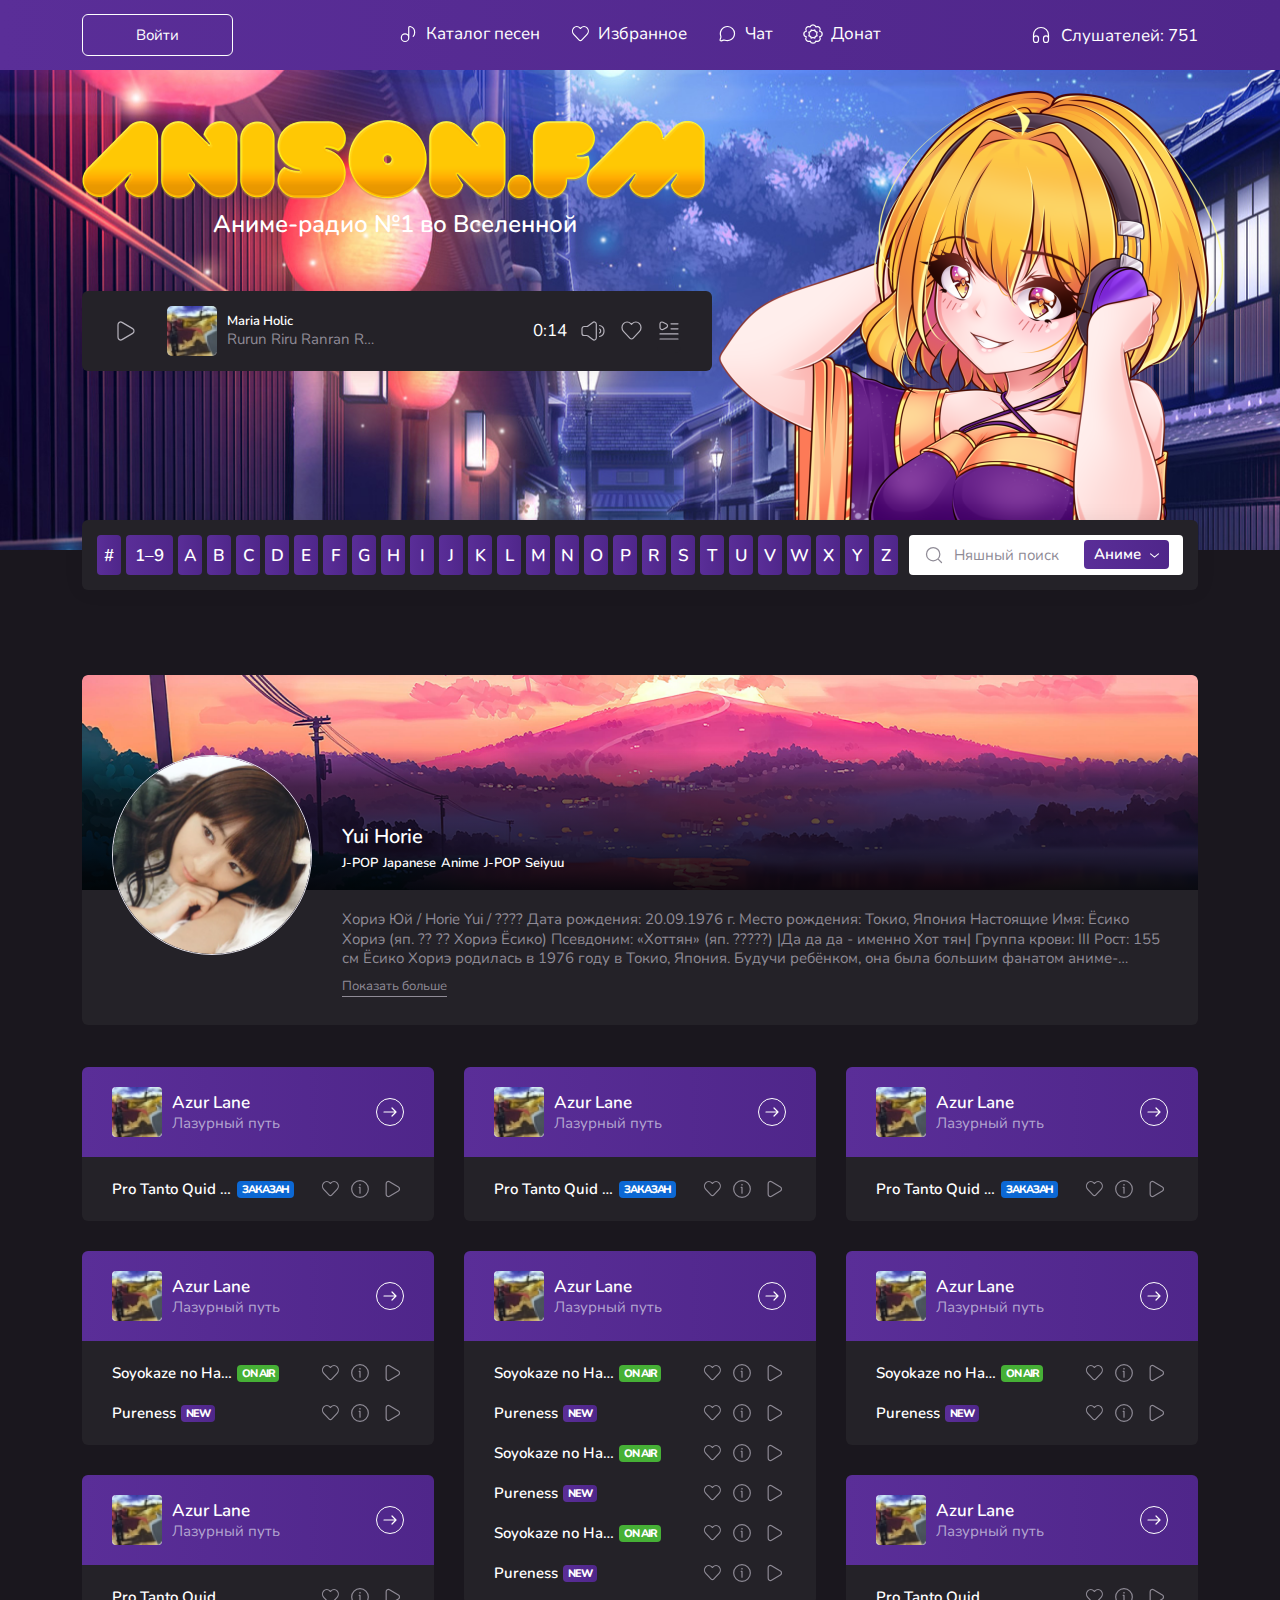
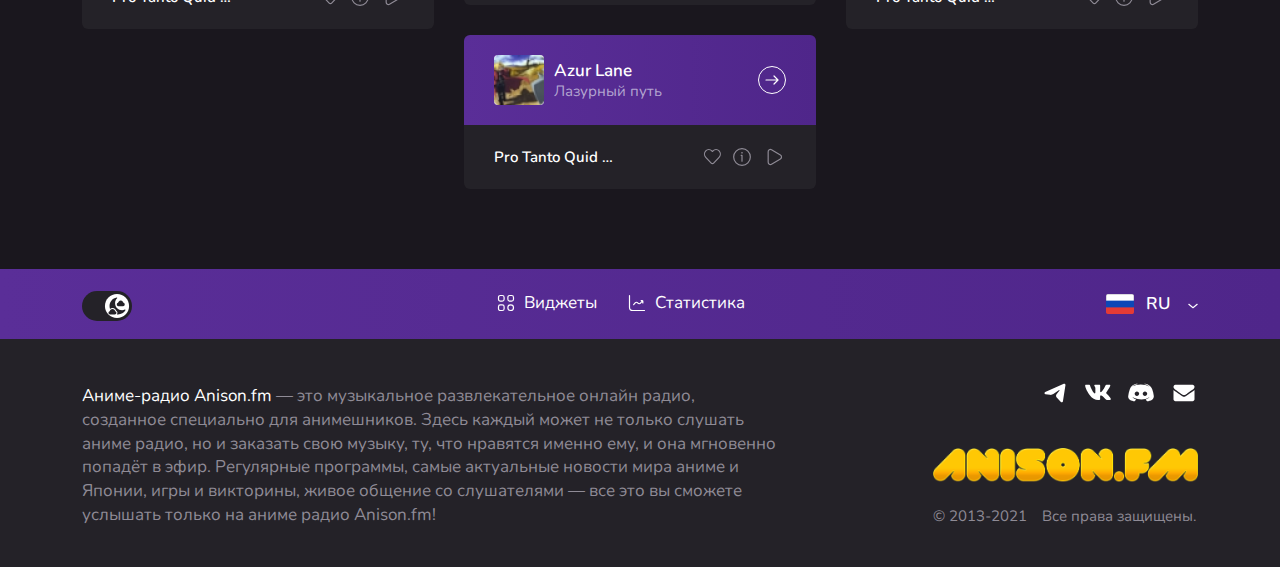
<file: artist-block/artist.html>
<!doctype html>
<html lang="ru">
<head>
    <meta charset="UTF-8">
    <meta name="viewport"
          content="width=device-width, user-scalable=no, initial-scale=1.0, maximum-scale=1.0, minimum-scale=1.0">
    <meta http-equiv="X-UA-Compatible" content="ie=edge">
    <title>Anison.fm</title>
    <link rel="stylesheet" href="../scss/swiper-bundle.css">
    <link rel="stylesheet" href="../scss/select2.min.css">
    <link rel="stylesheet" href="../scss/bootstrap.min.css">
    <link rel="stylesheet" href="../scss/main.css">
</head>
<body class="dark-theme">
<div class="page">
    <!--header-->
    <header class="header">
        <div class="header-bg">
            <div class="container">
                <div class="row">
                    <div class="col-12">
                        <div class="header-menu">
                            <div class="header-login">
                                <button type="button" class="header-login__btn" data-bs-toggle="modal"
                                        data-bs-target="#exampleModal">
                                    Войти
                                </button>
                            </div>
                            <nav class="nav-menu">
                                <li class="nav-item">
                                    <a href="#" class="nav-link">
                                        <svg class="nav-link__icon">
                                            <use xlink:href="../img/sprite.svg#song-icon"></use>
                                        </svg>
                                        <p class="nav-link__text">Каталог песен</p>
                                    </a>
                                </li>
                                <li class="nav-item">
                                    <a href="#" class="nav-link">
                                        <svg class="nav-link__icon">
                                            <use xlink:href="../img/sprite.svg#fav-icon"></use>
                                        </svg>
                                        <p class="nav-link__text">Избранное</p>
                                    </a>
                                </li>
                                <li class="nav-item">
                                    <a href="#" class="nav-link">
                                        <svg class="nav-link__icon">
                                            <use xlink:href="../img/sprite.svg#chat-icon"></use>
                                        </svg>
                                        <p class="nav-link__text">Чат</p>
                                    </a>
                                </li>
                                <li class="nav-item">
                                    <a href="#" class="nav-link">
                                        <svg class="nav-link__icon">
                                            <use xlink:href="../img/sprite.svg#donat-icon"></use>
                                        </svg>
                                        <p class="nav-link__text">Донат</p>
                                    </a>
                                </li>
                            </nav>
                            <div class="header-listeners">
                                <div class="listeners-block">
                                    <svg class="listeners-block__icon">
                                        <use xlink:href="../img/sprite.svg#listeners-icon"></use>
                                    </svg>
                                    <p class="listeners-block__text">Слушателей: 751</p>
                                </div>
                            </div>
                            <div class="btn-container">
                                <button class="menu-btn">
                                    <svg class="menu-btn__icon">
                                        <use xlink:href="../img/sprite.svg#menu-icon"></use>
                                    </svg>
                                </button>
                            </div>
                        </div>
                    </div>
                </div>
            </div>
            <nav class="mobile-nav">
                <div class="mobile-header">
                    <div class="header-listeners">
                        <div class="listeners-block">
                            <svg class="listeners-block__icon">
                                <use xlink:href="../img/sprite.svg#listeners-icon"></use>
                            </svg>
                            <p class="listeners-block__text">Слушателей: 751</p>
                        </div>
                    </div>
                    <button type="button" class="btn-close btn-close--mobile"></button>
                </div>
                <div class="mobile-menu">
                    <button type="button" class="header-login__btn header-login__btn--mobile" data-bs-toggle="modal"
                            data-bs-target="#exampleModal">
                        Войти
                    </button>
                    <!--                <div class="profile-block">-->
                    <!--                    <img src="../img/backgrounds/profile-img.png " alt="" class="profile-block__img">-->
                    <!--                    <p class="profile-block__title">Arifureta</p>-->
                    <!--                </div>-->
                    <li class="mobile-item">
                        <a href="" class="mobile-link">
                            <svg class="mobile-link__icon">
                                <use xlink:href="../img/sprite.svg#song-icon"></use>
                            </svg>
                            <p class="mobile-link__text">Каталог песен</p>
                        </a>
                    </li>
                    <li class="mobile-item">
                        <a href="# " class="mobile-link">
                            <svg class="mobile-link__icon">
                                <use xlink:href="../img/sprite.svg#fav-icon"></use>
                            </svg>
                            <p class="mobile-link__text">Избранное</p>
                        </a>
                    </li>
                    <li class="mobile-item">
                        <a href="# " class="mobile-link">
                            <svg class="mobile-link__icon">
                                <use xlink:href="../img/sprite.svg#chat-icon"></use>
                            </svg>
                            <p class="mobile-link__text">Чат</p>
                        </a>
                    </li>
                    <li class="mobile-item">
                        <a href="# " class="mobile-link">
                            <svg class="mobile-link__icon">
                                <use xlink:href="../img/sprite.svg#donat-icon"></use>
                            </svg>
                            <p class="mobile-link__text">Донат</p>
                        </a>
                    </li>
                    <li class="mobile-item">
                        <a href="# " class="mobile-link">
                            <svg class="mobile-link__icon">
                                <use xlink:href="../img/sprite.svg#widgets-icon"></use>
                            </svg>
                            <p class="mobile-link__text">Виджеты</p>
                        </a>
                    </li>
                    <li class="mobile-item">
                        <a href="# " class="mobile-link">
                            <svg class="mobile-link__icon">
                                <use xlink:href="../img/sprite.svg#statistic-icon"></use>
                            </svg>
                            <p class="mobile-link__text">Статистика</p>
                        </a>
                    </li>
                </div>

            </nav>
        </div>
    </header>
    <!--main-->
    <main class="main">
        <!--main-section-->
        <div class="main-bg">
            <div class="container">
                <div class="row">
                    <div class="col-12">
                        <div class="main-wrapper">
                            <div class="main-block">
                                <h1 class="logo-title">
                                    <a href="/" class="logo-link">
                                        <img src="../img/logo-main.png" alt="logo" class="logo-link__img">
                                    </a>
                                    <p class="logo-title__subtitle">Аниме-радио №1 во Вселенной</p>
                                </h1>
                                <div class="player-wrapper">
                                    <div class="player-item">
                                        <div class="d-flex align-items-center">
                                            <div class="song-group mr-30">
                                                <button class="song-play">
                                                    <svg class="song-play__start">
                                                        <use href="../img/sprite.svg#start-icon"></use>
                                                    </svg>
                                                    <svg class="song-play__stop hide">
                                                        <use href="../img/sprite.svg#stop-icon"></use>
                                                    </svg>
                                                </button>
                                            </div>
                                            <div class="song-box">
                                                <img src="../img/song/song-1.jpg" alt=""
                                                     class="song-item__img song-item__img--title">
                                                <div class="d-flex flex-column">
                                                    <a href="#" class="song-box__title">Maria Holic</a>
                                                    <p class="song-box__subtitle">Rurun Riru Ranran Rara</p>
                                                </div>
                                            </div>
                                        </div>
                                        <div class="song-group">
                                            <p class="song-item__time">0:14</p>
                                            <div class="song-container">
                                                <button class="song-sound">
                                                    <svg class="song-sound__icon song-sound__icon--on">
                                                        <use href="../img/sprite.svg#sound-icon"></use>
                                                    </svg>
                                                    <svg class="song-sound__icon song-sound__icon--off hide">
                                                        <use href="../img/sprite.svg#sound-icon-off"></use>
                                                    </svg>
                                                </button>
                                                <div class="list-dropdown hide">
                                                    <input type="range" class="form-range" min="0" max="100"
                                                           id="customRange2">
                                                </div>
                                            </div>
                                            <button class="song-like">
                                                <svg class="song-like__empty">
                                                    <use href="../img/sprite.svg#empty-icon"></use>
                                                </svg>
                                                <svg class="song-like__fill hide">
                                                    <use href="../img/sprite.svg#fill-icon"></use>
                                                </svg>
                                            </button>
                                            <button class="song-list" data-bs-toggle="modal" data-bs-target="#listModal">
                                                <svg class="song-list__icon">
                                                    <use href="../img/sprite.svg#list-icon"></use>
                                                </svg>
                                            </button>
                                        </div>
                                    </div>
                                    <div class="song-dropdown">
                                        <p class="song-dropdown__title">Далее в эфире</p>
                                        <div class="song-list">
                                            <div class="list-item">
                                                <div class="song-box">
                                                    <span class="list-item__number">1</span>
                                                    <img src="../img/song/song-11.jpg" alt="" class="song-item__img">
                                                    <div class="d-flex flex-column">
                                                        <a href="#" class="song-box__title">FLCL</a>
                                                        <p class="song-box__subtitle">Little Busters</p>
                                                    </div>
                                                </div>
                                                <div class="song-vote">
                                                    <div class="song-wrap">
                                                        <span class="song-vote__active"></span>
                                                        <a href="#" class="song-vote__author">Arri</a>
                                                    </div>
                                                    <button class="song-sign">
                                                        <svg class="song-sign__plus">
                                                            <use href="../img/sprite.svg#plus-icon"></use>
                                                        </svg>
                                                        <svg class="song-sign__minus hide">
                                                            <use href="../img/sprite.svg#minus-icon"></use>
                                                        </svg>
                                                    </button>
                                                    <div class="d-flex flex-column">
                                                        <span class="song-vote__votes">110</span>
                                                        <p class="song-vote__subtitle">голосов</p>
                                                    </div>
                                                </div>
                                            </div>
                                            <div class="list-item">
                                                <div class="song-box">
                                                    <span class="list-item__number">2</span>
                                                    <img src="../img/song/song-12.jpg" alt="" class="song-item__img">
                                                    <div class="d-flex flex-column">
                                                        <a href="#" class="song-box__title">AJIN</a>
                                                        <pp class="song-box__subtitle">Yoru wa Nemureru kai</pp>
                                                    </div>
                                                </div>
                                                <div class="song-vote">
                                                    <a href="#" class="song-vote__author">UsagiChiba</a>
                                                    <button class="song-sign">
                                                        <svg class="song-sign__plus">
                                                            <use href="../img/sprite.svg#plus-icon"></use>
                                                        </svg>
                                                        <svg class="song-sign__minus hide">
                                                            <use href="../img/sprite.svg#minus-icon"></use>
                                                        </svg>
                                                    </button>
                                                    <div class="d-flex flex-column">
                                                        <span class="song-vote__votes">11</span>
                                                        <p class="song-vote__subtitle">голосов</p>
                                                    </div>
                                                </div>
                                            </div>
                                            <div class="list-item">
                                                <div class="song-box">
                                                    <span class="list-item__number">3</span>
                                                    <img src="../img/song/song-13.jpg" alt="" class="song-item__img">
                                                    <div class="d-flex flex-column">
                                                        <a href="#" class="song-box__title">Uta no Prince-sama</a>
                                                        <p class="song-box__subtitle">Up-Down-Up!</p>
                                                    </div>
                                                </div>
                                                <div class="song-vote">
                                                    <a href="#" class="song-vote__author">WeebsVeteran</a>
                                                    <button class="song-sign">
                                                        <svg class="song-sign__plus">
                                                            <use href="../img/sprite.svg#plus-icon"></use>
                                                        </svg>
                                                        <svg class="song-sign__minus hide">
                                                            <use href="../img/sprite.svg#minus-icon"></use>
                                                        </svg>
                                                    </button>
                                                    <div class="d-flex flex-column">
                                                        <span class="song-vote__votes">10</span>
                                                        <p class="song-vote__subtitle">голосов</p>
                                                    </div>
                                                </div>
                                            </div>
                                            <div class="list-item">
                                                <div class="song-box">
                                                    <span class="list-item__number">4</span>
                                                    <img src="../img/song/song-14.jpg" alt="" class="song-item__img">
                                                    <div class="d-flex flex-column">
                                                        <a href="#" class="song-box__title">Rakudai Kishi no Cavalry</a>
                                                        <p class="song-box__subtitle">Rakudai Kishi no Cavalry</p>
                                                    </div>
                                                </div>
                                                <div class="song-vote">
                                                    <a href="#" class="song-vote__author">WeebsVeteran</a>
                                                    <button class="song-sign">
                                                        <svg class="song-sign__plus">
                                                            <use href="../img/sprite.svg#plus-icon"></use>
                                                        </svg>
                                                        <svg class="song-sign__minus hide">
                                                            <use href="../img/sprite.svg#minus-icon"></use>
                                                        </svg>
                                                    </button>
                                                    <div class="d-flex flex-column">
                                                        <span class="song-vote__votes">9</span>
                                                        <p class="song-vote__subtitle">голосов</p>
                                                    </div>
                                                </div>
                                            </div>
                                            <div class="list-item">
                                                <div class="song-box">
                                                    <span class="list-item__number">5</span>
                                                    <img src="../img/song/song-15.jpg" alt="" class="song-item__img">
                                                    <div class="d-flex flex-column">
                                                        <a href="#" class="song-box__title">Slayers</a>
                                                        <p class="song-box__subtitle">Get Along</p>
                                                    </div>
                                                </div>
                                                <div class="song-vote">
                                                    <a href="#" class="song-vote__author">Dead_Waifu</a>
                                                    <button class="song-sign">
                                                        <svg class="song-sign__plus">
                                                            <use href="../img/sprite.svg#plus-icon"></use>
                                                        </svg>
                                                        <svg class="song-sign__minus hide">
                                                            <use href="../img/sprite.svg#minus-icon"></use>
                                                        </svg>
                                                    </button>
                                                    <div class="d-flex flex-column">
                                                        <span class="song-vote__votes">7</span>
                                                        <p class="song-vote__subtitle">голосов</p>
                                                    </div>
                                                </div>
                                            </div>
                                            <button class="radio-link radio-link--dropdown" data-bs-toggle="modal"
                                                    data-bs-target="#listModal">
                                                <p class="radio-link__text">Вся очередь заказов</p>
                                                <svg class="radio-link__icon">
                                                    <use href="../img/sprite.svg#arrow-icon"></use>
                                                </svg>
                                            </button>
                                        </div>

                                    </div>
                                </div>
                            </div>
                            <div class="main-img">
                                <img src="../img/backgrounds/main-girl.png" alt="" class="main-img__img">
                            </div>
                            <div class="search-wrapper">
                                <div class="search-links">
                                    <a href="#" class="search-link">#</a>
                                    <a href="#" class="search-link">1–9</a>
                                    <a href="#" class="search-link">A</a>
                                    <a href="#" class="search-link">B</a>
                                    <a href="#" class="search-link">C</a>
                                    <a href="#" class="search-link">D</a>
                                    <a href="#" class="search-link">E</a>
                                    <a href="#" class="search-link">F</a>
                                    <a href="#" class="search-link">G</a>
                                    <a href="#" class="search-link">H</a>
                                    <a href="#" class="search-link">I</a>
                                    <a href="#" class="search-link">J</a>
                                    <a href="#" class="search-link">K</a>
                                    <a href="#" class="search-link">L</a>
                                    <a href="#" class="search-link">M</a>
                                    <a href="#" class="search-link">N</a>
                                    <a href="#" class="search-link">O</a>
                                    <a href="#" class="search-link">P</a>
                                    <a href="#" class="search-link">R</a>
                                    <a href="#" class="search-link">S</a>
                                    <a href="#" class="search-link">T</a>
                                    <a href="#" class="search-link">U</a>
                                    <a href="#" class="search-link">V</a>
                                    <a href="#" class="search-link">W</a>
                                    <a href="#" class="search-link">X</a>
                                    <a href="#" class="search-link">Y</a>
                                    <a href="#" class="search-link">Z</a>
                                </div>
                                <form onsubmit="event.preventDefault();" class="search-form">
                                    <label class="search-box">
                                        <svg class="search-box__icon">
                                            <use href="../img/sprite.svg#search-icon"></use>
                                        </svg>
                                        <input type="search" placeholder="Няшный поиск" class="search-box__input">
                                    </label>
                                    <div class="search-dropdown">
                                        <button class="search-dropdown__title">Аниме</button>
                                        <ul class="search-list ">
                                            <li class="search-item search-item--active">
                                                Аниме
                                            </li>
                                            <li class="search-item">
                                                Трек
                                            </li>
                                            <li class="search-item">
                                                Артист
                                            </li>
                                        </ul>
                                    </div>
                                    <div class="search-validation hide">
                                        <a href="#" class="validation-item">
                                            <img src="../img/song/song-1.jpg" alt="" class="validation-item__img">
                                            <div class="d-flex flex-column">
                                                <p class="validation-item__title">Full Metal Panic!</p>
                                                <p class="validation-item__subtitle">Стальная тревога!</p>
                                            </div>
                                        </a>
                                        <a href="#" class="validation-item">
                                            <img src="../img/song/song-1.jpg" alt="" class="validation-item__img">
                                            <div class="d-flex flex-column">
                                                <p class="validation-item__title">Hanage no Renkinjutsushi</p>
                                                <p class="validation-item__subtitle">Стальной алхимик</p>
                                            </div>
                                        </a>
                                        <a href="#" class="validation-item">
                                            <img src="../img/song/song-1.jpg" alt="" class="validation-item__img">
                                            <div class="d-flex flex-column">
                                                <p class="validation-item__title">Koutetsu Sangokushi</p>
                                                <p class="validation-item__subtitle">Стальные Хроники Царств</p>
                                            </div>
                                        </a>
                                        <a href="#" class="validation-item">
                                            <img src="../img/song/song-1.jpg" alt="" class="validation-item__img">
                                            <div class="d-flex flex-column">
                                                <p class="validation-item__title">Kurogane no Linebarrels</p>
                                                <p class="validation-item__subtitle">Стальные Лайнбаррели</p>
                                            </div>
                                        </a>
                                        <a href="#" class="validation-item">
                                            <img src="../img/song/song-1.jpg" alt="" class="validation-item__img">
                                            <div class="d-flex flex-column">
                                                <p class="validation-item__title">M3: Sono Kuroki Hagane</p>
                                                <p class="validation-item__subtitle">М3: Эта Чёрная Сталь</p>
                                            </div>
                                        </a>
                                        <a href="#" class="validation-item">
                                            <img src="../img/song/song-1.jpg" alt="" class="validation-item__img">
                                            <div class="d-flex flex-column">
                                                <p class="validation-item__title">M3: Sono Kuroki Hagane</p>
                                                <p class="validation-item__subtitle">М3: Эта Чёрная Сталь</p>
                                            </div>
                                        </a>
                                    </div>
                                    <div class=" search-validation search-validation--text hide">
                                        <a href="#" class="validation-item">
                                            <p class="validation-item__title">Nanase Hikaru</p>
                                        </a>
                                        <a href="#" class="validation-item">
                                            <p class="validation-item__title">Nana Mizuki</p>
                                        </a>
                                        <a href="#" class="validation-item">
                                            <p class="validation-item__title">Nanairo Namida</p>
                                        </a>
                                        <a href="#" class="validation-item">
                                            <p class="validation-item__title">Hazel Fernandes</p>
                                        </a>
                                        <a href="#" class="validation-item">
                                            <p class="validation-item__title">Shiho Nanba</p>
                                        </a>
                                        <a href="#" class="validation-item">
                                            <p class="validation-item__title">Shiho Nanba</p>
                                        </a>
                                    </div>
                                </form>
                            </div>
                        </div>

                    </div>
                </div>
            </div>
        </div>
        <!--player-mobile-->
        <div class="main-bg-mobile">
            <div class="container">
                <div class="row">
                    <div class="col-12">
                        <div class="mobile-grid">
                            <div class="mobile-grid-item">
                                <div class="mobile-box">
                                    <div class="d-flex align-items-center">
                                        <img src="../img/song/song-1.jpg" alt="" class="mobile-box__img">
                                        <div class="d-flex flex-column">
                                            <a href="#" class="mobile-box__title">Maria Holic</a>
                                            <p class="mobile-box__subtitle">Rurun Riru Ranran Rara</p>
                                        </div>
                                    </div>
                                    <p class="mobile-box__time">17:58</p>
                                </div>
                                <div class="song-group">
                                    <button class="song-like">
                                        <svg class="song-like__empty song-like__empty--grey">
                                            <use href="../img/sprite.svg#empty-icon"></use>
                                        </svg>
                                        <svg class="song-like__fill hide">
                                            <use href="../img/sprite.svg#fill-icon"></use>
                                        </svg>
                                    </button>
                                    <button class="song-play">
                                        <svg class="song-play__start song-play__start--grey">
                                            <use href="../img/sprite.svg#start-icon"></use>
                                        </svg>
                                        <svg class="song-play__stop song-play__stop--black hide">
                                            <use href="../img/sprite.svg#stop-icon"></use>
                                        </svg>
                                    </button>
                                    <button class="song-list" data-bs-toggle="modal" data-bs-target="#listModal">
                                        <svg class="song-list__icon">
                                            <use href="../img/sprite.svg#list-icon"></use>
                                        </svg>
                                    </button>
                                </div>
                            </div>
                            <a href="#" class="mobile-btn">Заказать трек</a>
                            <div class="search-wrapper search-wrapper--mobile">
                                <form onsubmit="event.preventDefault();" class="search-form">
                                    <label class="search-box">
                                        <svg class="search-box__icon">
                                            <use href="../img/sprite.svg#search-icon"></use>
                                        </svg>
                                        <input type="search" placeholder="Няшный поиск" class="search-box__input">
                                    </label>
                                    <div class="search-dropdown">
                                        <button class="search-dropdown__title">Аниме</button>
                                        <ul class="search-list ">
                                            <li class="search-item search-item--active">
                                                Аниме
                                            </li>
                                            <li class="search-item">
                                                Трек
                                            </li>
                                            <li class="search-item">
                                                Артист
                                            </li>
                                        </ul>
                                    </div>
                                    <div class="search-validation hide">
                                        <a href="#" class="validation-item">
                                            <img src="../img/song/song-1.jpg" alt="" class="validation-item__img">
                                            <div class="d-flex flex-column">
                                                <p class="validation-item__title">Full Metal Panic!</p>
                                                <p class="validation-item__subtitle">Стальная тревога!</p>
                                            </div>
                                        </a>
                                        <a href="#" class="validation-item">
                                            <img src="../img/song/song-1.jpg" alt="" class="validation-item__img">
                                            <div class="d-flex flex-column">
                                                <p class="validation-item__title">Hanage no Renkinjutsushi</p>
                                                <p class="validation-item__subtitle">Стальной алхимик</p>
                                            </div>
                                        </a>
                                        <a href="#" class="validation-item">
                                            <img src="../img/song/song-1.jpg" alt="" class="validation-item__img">
                                            <div class="d-flex flex-column">
                                                <p class="validation-item__title">Koutetsu Sangokushi</p>
                                                <p class="validation-item__subtitle">Стальные Хроники Царств</p>
                                            </div>
                                        </a>
                                        <a href="#" class="validation-item">
                                            <img src="../img/song/song-1.jpg" alt="" class="validation-item__img">
                                            <div class="d-flex flex-column">
                                                <p class="validation-item__title">Kurogane no Linebarrels</p>
                                                <p class="validation-item__subtitle">Стальные Лайнбаррели</p>
                                            </div>
                                        </a>
                                        <a href="#" class="validation-item">
                                            <img src="../img/song/song-1.jpg" alt="" class="validation-item__img">
                                            <div class="d-flex flex-column">
                                                <p class="validation-item__title">M3: Sono Kuroki Hagane</p>
                                                <p class="validation-item__subtitle">М3: Эта Чёрная Сталь</p>
                                            </div>
                                        </a>
                                        <a href="#" class="validation-item">
                                            <img src="../img/song/song-1.jpg" alt="" class="validation-item__img">
                                            <div class="d-flex flex-column">
                                                <p class="validation-item__title">M3: Sono Kuroki Hagane</p>
                                                <p class="validation-item__subtitle">М3: Эта Чёрная Сталь</p>
                                            </div>
                                        </a>
                                    </div>
                                    <div class=" search-validation search-validation--text hide">
                                        <a href="#" class="validation-item">
                                            <p class="validation-item__title">Nanase Hikaru</p>
                                        </a>
                                        <a href="#" class="validation-item">
                                            <p class="validation-item__title">Nana Mizuki</p>
                                        </a>
                                        <a href="#" class="validation-item">
                                            <p class="validation-item__title">Nanairo Namida</p>
                                        </a>
                                        <a href="#" class="validation-item">
                                            <p class="validation-item__title">Hazel Fernandes</p>
                                        </a>
                                        <a href="#" class="validation-item">
                                            <p class="validation-item__title">Shiho Nanba</p>
                                        </a>
                                        <a href="#" class="validation-item">
                                            <p class="validation-item__title">Shiho Nanba</p>
                                        </a>
                                    </div>
                                </form>
                            </div>
                        </div>


                    </div>
                </div>
            </div>
        </div>
        <div class="section-bg">
            <!--music-section-->
            <div class="container">
                <!--artist-section-->
                <div class="row">
                    <div class="col-12">
                        <div class="artist-wrapper">
                            <div class="artist-block">
                                <div class="artist-img">
                                    <img class="artist-img__img" src="../img/backgrounds/artist-bg.png">
                                    <div class="artist-box artist-box--circle">
                                        <p class="artist-box__title">Yui Horie</p>
                                        <div class="artist-category">
                                            <p class="artist-category__text">J-POP</p>
                                            <p class="artist-category__text">Japanese</p>
                                            <p class="artist-category__text">Anime</p>
                                            <p class="artist-category__text">J-POP</p>
                                            <p class="artist-category__text">Seiyuu</p>
                                        </div>
                                    </div>
                                </div>
                                <div class="artist-info">
                                    <p class="artist-info__text">
                                        Хориэ Юй / Horie Yui / ???? Дата рождения: 20.09.1976 г. Место рождения:
                                        Токио, Япония Настоящие Имя: Ёсико Хориэ (яп. ?? ?? Хориэ Ёсико) Псевдоним:
                                        «Хоттян» (яп. ?????) |Да да да - именно Хот тян| Группа крови: III Рост: 155
                                        см Ёсико Хориэ родилась в 1976 году в Токио, Япония. Будучи ребёнком, она
                                        была большим фанатом аниме-сериала «Dirty Pair» и позже она поняла, что
                                        именно благодаря этому сериалу у неё
                                        Хориэ Юй / Horie Yui / ???? Дата рождения: 20.09.1976 г. Место рождения:
                                        Токио, Япония Настоящие Имя: Ёсико Хориэ (яп. ?? ?? Хориэ Ёсико) Псевдоним:
                                        «Хоттян» (яп. ?????) |Да да да - именно Хот тян| Группа крови: III Рост: 155
                                        см Ёсико Хориэ родилась в 1976 году в Токио, Япония. Будучи ребёнком, она
                                        была большим фанатом аниме-сериала «Dirty Pair» и позже она поняла, что
                                        именно благодаря этому сериалу у неё
                                    </p>
                                    <button class="artist-info__btn">Показать больше</button>
                                </div>
                                <div class="artist-avatar">
                                    <img src="../img/backgrounds/artist-avatar.png" alt="" class="artist-avatar__img">
                                </div>
                            </div>
                        </div>
                    </div>
                </div>
                <div class="row p-0 p-lg-auto">
                    <div class="col-12">
                        <div class="col-12 p-0">
                            <div class="tracks-wrapper">
                                <div class="tracks-row">
                                    <div class="tracks-item">
                                        <a href="#" class="tracks-heading">
                                            <div class="tracks-box">
                                                <img src="../img/song/song-1.jpg" alt="" class="tracks-heading__img">
                                                <div class="d-flex flex-column">
                                                    <p class="tracks-heading__title">Azur Lane</p>
                                                    <p class="tracks-heading__subtitle">Лазурный путь</p>
                                                </div>
                                            </div>
                                            <div class="radio-bg">
                                                <svg class="radio-icon">
                                                    <use xlink:href="../img/sprite.svg#arrow-icon"></use>
                                                </svg>
                                            </div>
                                        </a>
                                        <div class="artist-grid buttonCheck">
                                            <div class="artist-item">
                                                <div class="artist-group">
                                                    <p class="tracks-info__title" data-bs-toggle="tooltip"
                                                       data-bs-placement="bottom"
                                                       data-bs-title="Pro Tanto Quid Retribuamus">Pro Tanto Quid
                                                        Retribuamus</p>
                                                    <p class="info-btn info-btn--blue">Заказан</p>
                                                </div>
                                                <div class="song-group">
                                                    <button class="song-like song-like--small">
                                                        <svg class="song-like__empty song-like__empty--small song-like__empty--grey">
                                                            <use href="../img/sprite.svg#empty-icon-small"></use>
                                                        </svg>
                                                        <svg class="song-like__fill song-like__empty--small hide">
                                                            <use href="../img/sprite.svg#fill-icon"></use>
                                                        </svg>
                                                    </button>
                                                    <button class="song-info" data-bs-toggle="modal" data-bs-target="#modalAnime1">
                                                        <svg class="song-info__icon">
                                                            <circle cx="10.0001" cy="5.83333" r="0.833333" class="song-info__circle"></circle>
                                                            <path d="M9.16675 8.33335H10.0001V14.1667M18.3334 10C18.3334 14.6024 14.6025 18.3334 10.0001 18.3334C5.39771 18.3334 1.66675 14.6024 1.66675 10C1.66675 5.39765 5.39771 1.66669 10.0001 1.66669C14.6025 1.66669 18.3334 5.39765 18.3334 10Z" stroke-linecap="round" stroke-linejoin="round"></path>    </svg>
                                                    </button>
                                                    <button class="song-play song-play-small">
                                                        <svg class="song-play__start song-play__start--small song-play__start--grey">
                                                            <use href="../img/sprite.svg#start-icon-small"></use>
                                                        </svg>
                                                        <svg class="song-play__stop song-play__stop--small hide">
                                                            <use href="../img/sprite.svg#stop-icon-small"></use>
                                                        </svg>
                                                    </button>
                                                </div>
                                            </div>
                                        </div>
                                    </div>
                                    <div class="tracks-item">
                                        <a href="#" class="tracks-heading">
                                            <div class="tracks-box">
                                                <img src="../img/song/song-1.jpg" alt="" class="tracks-heading__img">
                                                <div class="d-flex flex-column">
                                                    <p class="tracks-heading__title">Azur Lane</p>
                                                    <p class="tracks-heading__subtitle">Лазурный путь</p>
                                                </div>
                                            </div>
                                            <div class="radio-bg">
                                                <svg class="radio-icon">
                                                    <use xlink:href="../img/sprite.svg#arrow-icon"></use>
                                                </svg>
                                            </div>
                                        </a>
                                        <div class="artist-grid buttonCheck">
                                            <div class="artist-item">
                                                <div class="artist-group">
                                                    <p class="tracks-info__title" data-bs-toggle="tooltip"
                                                       data-bs-placement="bottom" data-bs-title="Soyokaze no Harmony">
                                                        Soyokaze no Harmony</p>
                                                    <p class="info-btn info-btn--green">ON AIR</p>
                                                </div>
                                                <div class="song-group">
                                                    <button class="song-like song-like--small">
                                                        <svg class="song-like__empty song-like__empty--small song-like__empty--grey">
                                                            <use href="../img/sprite.svg#empty-icon-small"></use>
                                                        </svg>
                                                        <svg class="song-like__fill song-like__empty--small hide">
                                                            <use href="../img/sprite.svg#fill-icon"></use>
                                                        </svg>
                                                    </button>
                                                    <button class="song-info" data-bs-toggle="modal" data-bs-target="#modalAnime1">
                                                        <svg class="song-info__icon">
                                                            <circle cx="10.0001" cy="5.83333" r="0.833333" class="song-info__circle"></circle>
                                                            <path d="M9.16675 8.33335H10.0001V14.1667M18.3334 10C18.3334 14.6024 14.6025 18.3334 10.0001 18.3334C5.39771 18.3334 1.66675 14.6024 1.66675 10C1.66675 5.39765 5.39771 1.66669 10.0001 1.66669C14.6025 1.66669 18.3334 5.39765 18.3334 10Z" stroke-linecap="round" stroke-linejoin="round"></path>    </svg>
                                                    </button>
                                                    <button class="song-play song-play-small">
                                                        <svg class="song-play__start song-play__start--small song-play__start--grey">
                                                            <use href="../img/sprite.svg#start-icon-small"></use>
                                                        </svg>
                                                        <svg class="song-play__stop song-play__stop--small hide">
                                                            <use href="../img/sprite.svg#stop-icon-small"></use>
                                                        </svg>
                                                    </button>
                                                </div>
                                            </div>
                                            <div class="artist-item">
                                                <div class="artist-group">
                                                    <p class="tracks-info__title" data-bs-toggle="tooltip"
                                                       data-bs-placement="bottom" data-bs-title="Soyokaze no Harmony">
                                                        Pureness</p>
                                                    <p class="info-btn info-btn--violet">NEW</p>
                                                </div>
                                                <div class="song-group">
                                                    <button class="song-like song-like--small">
                                                        <svg class="song-like__empty song-like__empty--small song-like__empty--grey">
                                                            <use href="../img/sprite.svg#empty-icon-small"></use>
                                                        </svg>
                                                        <svg class="song-like__fill song-like__empty--small hide">
                                                            <use href="../img/sprite.svg#fill-icon"></use>
                                                        </svg>
                                                    </button>
                                                    <button class="song-info" data-bs-toggle="modal" data-bs-target="#modalAnime1">
                                                        <svg class="song-info__icon">
                                                            <circle cx="10.0001" cy="5.83333" r="0.833333" class="song-info__circle"></circle>
                                                            <path d="M9.16675 8.33335H10.0001V14.1667M18.3334 10C18.3334 14.6024 14.6025 18.3334 10.0001 18.3334C5.39771 18.3334 1.66675 14.6024 1.66675 10C1.66675 5.39765 5.39771 1.66669 10.0001 1.66669C14.6025 1.66669 18.3334 5.39765 18.3334 10Z" stroke-linecap="round" stroke-linejoin="round"></path>    </svg>
                                                    </button>
                                                    <button class="song-play song-play-small">
                                                        <svg class="song-play__start song-play__start--small song-play__start--grey">
                                                            <use href="../img/sprite.svg#start-icon-small"></use>
                                                        </svg>
                                                        <svg class="song-play__stop song-play__stop--small hide">
                                                            <use href="../img/sprite.svg#stop-icon-small"></use>
                                                        </svg>
                                                    </button>
                                                </div>
                                            </div>
                                        </div>
                                    </div>
                                    <div class="tracks-item">
                                        <a href="#" class="tracks-heading">
                                            <div class="tracks-box">
                                                <img src="../img/song/song-1.jpg" alt="" class="tracks-heading__img">
                                                <div class="d-flex flex-column">
                                                    <p class="tracks-heading__title">Azur Lane</p>
                                                    <p class="tracks-heading__subtitle">Лазурный путь</p>
                                                </div>
                                            </div>
                                            <div class="radio-bg">
                                                <svg class="radio-icon">
                                                    <use xlink:href="../img/sprite.svg#arrow-icon"></use>
                                                </svg>
                                            </div>
                                        </a>
                                        <div class="artist-grid buttonCheck">
                                            <div class="artist-item">
                                                <div class="artist-group">
                                                    <p class="tracks-info__title" data-bs-toggle="tooltip"
                                                       data-bs-placement="bottom"
                                                       data-bs-title="Pro Tanto Quid Retribuamus">Pro Tanto Quid
                                                        Retribuamus</p>
                                                </div>
                                                <div class="song-group">
                                                    <button class="song-like song-like--small">
                                                        <svg class="song-like__empty song-like__empty--small song-like__empty--grey">
                                                            <use href="../img/sprite.svg#empty-icon-small"></use>
                                                        </svg>
                                                        <svg class="song-like__fill song-like__empty--small hide">
                                                            <use href="../img/sprite.svg#fill-icon"></use>
                                                        </svg>
                                                    </button>
                                                    <button class="song-info" data-bs-toggle="modal" data-bs-target="#modalAnime1">
                                                        <svg class="song-info__icon">
                                                            <circle cx="10.0001" cy="5.83333" r="0.833333" class="song-info__circle"></circle>
                                                            <path d="M9.16675 8.33335H10.0001V14.1667M18.3334 10C18.3334 14.6024 14.6025 18.3334 10.0001 18.3334C5.39771 18.3334 1.66675 14.6024 1.66675 10C1.66675 5.39765 5.39771 1.66669 10.0001 1.66669C14.6025 1.66669 18.3334 5.39765 18.3334 10Z" stroke-linecap="round" stroke-linejoin="round"></path>    </svg>
                                                    </button>
                                                    <button class="song-play song-play-small">
                                                        <svg class="song-play__start song-play__start--small song-play__start--grey">
                                                            <use href="../img/sprite.svg#start-icon-small"></use>
                                                        </svg>
                                                        <svg class="song-play__stop song-play__stop--small hide">
                                                            <use href="../img/sprite.svg#stop-icon-small"></use>
                                                        </svg>
                                                    </button>
                                                </div>
                                            </div>

                                        </div>
                                    </div>
                                </div>
                                <div class="tracks-row">
                                    <div class="tracks-item">
                                        <a href="#" class="tracks-heading">
                                            <div class="tracks-box">
                                                <img src="../img/song/song-1.jpg" alt="" class="tracks-heading__img">
                                                <div class="d-flex flex-column">
                                                    <p class="tracks-heading__title">Azur Lane</p>
                                                    <p class="tracks-heading__subtitle">Лазурный путь</p>
                                                </div>
                                            </div>
                                            <div class="radio-bg">
                                                <svg class="radio-icon">
                                                    <use xlink:href="../img/sprite.svg#arrow-icon"></use>
                                                </svg>
                                            </div>
                                        </a>
                                        <div class="artist-grid buttonCheck">
                                            <div class="artist-item">
                                                <div class="artist-group">
                                                    <p class="tracks-info__title" data-bs-toggle="tooltip"
                                                       data-bs-placement="bottom"
                                                       data-bs-title="Pro Tanto Quid Retribuamus">Pro Tanto Quid
                                                        Retribuamus</p>
                                                    <p class="info-btn info-btn--blue">Заказан</p>
                                                </div>
                                                <div class="song-group">
                                                    <button class="song-like song-like--small">
                                                        <svg class="song-like__empty song-like__empty--small song-like__empty--grey">
                                                            <use href="../img/sprite.svg#empty-icon-small"></use>
                                                        </svg>
                                                        <svg class="song-like__fill song-like__empty--small hide">
                                                            <use href="../img/sprite.svg#fill-icon"></use>
                                                        </svg>
                                                    </button>
                                                    <button class="song-info" data-bs-toggle="modal" data-bs-target="#modalAnime1">
                                                        <svg class="song-info__icon">
                                                            <circle cx="10.0001" cy="5.83333" r="0.833333" class="song-info__circle"></circle>
                                                            <path d="M9.16675 8.33335H10.0001V14.1667M18.3334 10C18.3334 14.6024 14.6025 18.3334 10.0001 18.3334C5.39771 18.3334 1.66675 14.6024 1.66675 10C1.66675 5.39765 5.39771 1.66669 10.0001 1.66669C14.6025 1.66669 18.3334 5.39765 18.3334 10Z" stroke-linecap="round" stroke-linejoin="round"></path>    </svg>
                                                    </button>
                                                    <button class="song-play song-play-small">
                                                        <svg class="song-play__start song-play__start--small song-play__start--grey">
                                                            <use href="../img/sprite.svg#start-icon-small"></use>
                                                        </svg>
                                                        <svg class="song-play__stop song-play__stop--small hide">
                                                            <use href="../img/sprite.svg#stop-icon-small"></use>
                                                        </svg>
                                                    </button>
                                                </div>
                                            </div>

                                        </div>
                                    </div>
                                    <div class="tracks-item">
                                        <a href="#" class="tracks-heading">
                                            <div class="tracks-box">
                                                <img src="../img/song/song-1.jpg" alt="" class="tracks-heading__img">
                                                <div class="d-flex flex-column">
                                                    <p class="tracks-heading__title">Azur Lane</p>
                                                    <p class="tracks-heading__subtitle">Лазурный путь</p>
                                                </div>
                                            </div>
                                            <div class="radio-bg">
                                                <svg class="radio-icon">
                                                    <use xlink:href="../img/sprite.svg#arrow-icon"></use>
                                                </svg>
                                            </div>
                                        </a>
                                        <div class="artist-grid ">
                                            <div class="artist-item">
                                                <div class="artist-group">
                                                    <p class="tracks-info__title" data-bs-toggle="tooltip"
                                                       data-bs-placement="bottom" data-bs-title="Soyokaze no Harmony">
                                                        Soyokaze no Harmony</p>
                                                    <p class="info-btn info-btn--green">ON AIR</p>
                                                </div>
                                                <div class="song-group">
                                                    <button class="song-like song-like--small">
                                                        <svg class="song-like__empty song-like__empty--small song-like__empty--grey">
                                                            <use href="../img/sprite.svg#empty-icon-small"></use>
                                                        </svg>
                                                        <svg class="song-like__fill song-like__empty--small hide">
                                                            <use href="../img/sprite.svg#fill-icon"></use>
                                                        </svg>
                                                    </button>
                                                    <button class="song-info" data-bs-toggle="modal" data-bs-target="#modalAnime1">
                                                        <svg class="song-info__icon">
                                                            <circle cx="10.0001" cy="5.83333" r="0.833333" class="song-info__circle"></circle>
                                                            <path d="M9.16675 8.33335H10.0001V14.1667M18.3334 10C18.3334 14.6024 14.6025 18.3334 10.0001 18.3334C5.39771 18.3334 1.66675 14.6024 1.66675 10C1.66675 5.39765 5.39771 1.66669 10.0001 1.66669C14.6025 1.66669 18.3334 5.39765 18.3334 10Z" stroke-linecap="round" stroke-linejoin="round"></path>    </svg>
                                                    </button>
                                                    <button class="song-play song-play-small">
                                                        <svg class="song-play__start song-play__start--small song-play__start--grey">
                                                            <use href="../img/sprite.svg#start-icon-small"></use>
                                                        </svg>
                                                        <svg class="song-play__stop song-play__stop--small hide">
                                                            <use href="../img/sprite.svg#stop-icon-small"></use>
                                                        </svg>
                                                    </button>
                                                </div>
                                            </div>
                                            <div class="artist-item">
                                                <div class="artist-group">
                                                    <p class="tracks-info__title" data-bs-toggle="tooltip"
                                                       data-bs-placement="bottom" data-bs-title="Soyokaze no Harmony">
                                                        Pureness</p>
                                                    <p class="info-btn info-btn--violet">NEW</p>
                                                </div>
                                                <div class="song-group">
                                                    <button class="song-like song-like--small">
                                                        <svg class="song-like__empty song-like__empty--small song-like__empty--grey">
                                                            <use href="../img/sprite.svg#empty-icon-small"></use>
                                                        </svg>
                                                        <svg class="song-like__fill song-like__empty--small hide">
                                                            <use href="../img/sprite.svg#fill-icon"></use>
                                                        </svg>
                                                    </button>
                                                    <button class="song-info" data-bs-toggle="modal" data-bs-target="#modalAnime1">
                                                        <svg class="song-info__icon">
                                                            <circle cx="10.0001" cy="5.83333" r="0.833333" class="song-info__circle"></circle>
                                                            <path d="M9.16675 8.33335H10.0001V14.1667M18.3334 10C18.3334 14.6024 14.6025 18.3334 10.0001 18.3334C5.39771 18.3334 1.66675 14.6024 1.66675 10C1.66675 5.39765 5.39771 1.66669 10.0001 1.66669C14.6025 1.66669 18.3334 5.39765 18.3334 10Z" stroke-linecap="round" stroke-linejoin="round"></path>    </svg>
                                                    </button>
                                                    <button class="song-play song-play-small">
                                                        <svg class="song-play__start song-play__start--small song-play__start--grey">
                                                            <use href="../img/sprite.svg#start-icon-small"></use>
                                                        </svg>
                                                        <svg class="song-play__stop song-play__stop--small hide">
                                                            <use href="../img/sprite.svg#stop-icon-small"></use>
                                                        </svg>
                                                    </button>
                                                </div>
                                            </div>
                                            <div class="artist-item">
                                                <div class="artist-group">
                                                    <p class="tracks-info__title" data-bs-toggle="tooltip"
                                                       data-bs-placement="bottom" data-bs-title="Soyokaze no Harmony">
                                                        Soyokaze no Harmony</p>
                                                    <p class="info-btn info-btn--green">ON AIR</p>
                                                </div>
                                                <div class="song-group">
                                                    <button class="song-like song-like--small">
                                                        <svg class="song-like__empty song-like__empty--small song-like__empty--grey">
                                                            <use href="../img/sprite.svg#empty-icon-small"></use>
                                                        </svg>
                                                        <svg class="song-like__fill song-like__empty--small hide">
                                                            <use href="../img/sprite.svg#fill-icon"></use>
                                                        </svg>
                                                    </button>
                                                    <button class="song-info" data-bs-toggle="modal" data-bs-target="#modalAnime1">
                                                        <svg class="song-info__icon">
                                                            <circle cx="10.0001" cy="5.83333" r="0.833333" class="song-info__circle"></circle>
                                                            <path d="M9.16675 8.33335H10.0001V14.1667M18.3334 10C18.3334 14.6024 14.6025 18.3334 10.0001 18.3334C5.39771 18.3334 1.66675 14.6024 1.66675 10C1.66675 5.39765 5.39771 1.66669 10.0001 1.66669C14.6025 1.66669 18.3334 5.39765 18.3334 10Z" stroke-linecap="round" stroke-linejoin="round"></path>    </svg>
                                                    </button>
                                                    <button class="song-play song-play-small">
                                                        <svg class="song-play__start song-play__start--small song-play__start--grey">
                                                            <use href="../img/sprite.svg#start-icon-small"></use>
                                                        </svg>
                                                        <svg class="song-play__stop song-play__stop--small hide">
                                                            <use href="../img/sprite.svg#stop-icon-small"></use>
                                                        </svg>
                                                    </button>
                                                </div>
                                            </div>
                                            <div class="artist-item">
                                                <div class="artist-group">
                                                    <p class="tracks-info__title" data-bs-toggle="tooltip"
                                                       data-bs-placement="bottom" data-bs-title="Soyokaze no Harmony">
                                                        Pureness</p>
                                                    <p class="info-btn info-btn--violet">NEW</p>
                                                </div>
                                                <div class="song-group">
                                                    <button class="song-like song-like--small">
                                                        <svg class="song-like__empty song-like__empty--small song-like__empty--grey">
                                                            <use href="../img/sprite.svg#empty-icon-small"></use>
                                                        </svg>
                                                        <svg class="song-like__fill song-like__empty--small hide">
                                                            <use href="../img/sprite.svg#fill-icon"></use>
                                                        </svg>
                                                    </button>
                                                    <button class="song-info" data-bs-toggle="modal" data-bs-target="#modalAnime1">
                                                        <svg class="song-info__icon">
                                                            <circle cx="10.0001" cy="5.83333" r="0.833333" class="song-info__circle"></circle>
                                                            <path d="M9.16675 8.33335H10.0001V14.1667M18.3334 10C18.3334 14.6024 14.6025 18.3334 10.0001 18.3334C5.39771 18.3334 1.66675 14.6024 1.66675 10C1.66675 5.39765 5.39771 1.66669 10.0001 1.66669C14.6025 1.66669 18.3334 5.39765 18.3334 10Z" stroke-linecap="round" stroke-linejoin="round"></path>    </svg>
                                                    </button>
                                                    <button class="song-play song-play-small">
                                                        <svg class="song-play__start song-play__start--small song-play__start--grey">
                                                            <use href="../img/sprite.svg#start-icon-small"></use>
                                                        </svg>
                                                        <svg class="song-play__stop song-play__stop--small hide">
                                                            <use href="../img/sprite.svg#stop-icon-small"></use>
                                                        </svg>
                                                    </button>
                                                </div>
                                            </div>
                                            <div class="artist-item">
                                                <div class="artist-group">
                                                    <p class="tracks-info__title" data-bs-toggle="tooltip"
                                                       data-bs-placement="bottom" data-bs-title="Soyokaze no Harmony">
                                                        Soyokaze no Harmony</p>
                                                    <p class="info-btn info-btn--green">ON AIR</p>
                                                </div>
                                                <div class="song-group">
                                                    <button class="song-like song-like--small">
                                                        <svg class="song-like__empty song-like__empty--small song-like__empty--grey">
                                                            <use href="../img/sprite.svg#empty-icon-small"></use>
                                                        </svg>
                                                        <svg class="song-like__fill song-like__empty--small hide">
                                                            <use href="../img/sprite.svg#fill-icon"></use>
                                                        </svg>
                                                    </button>
                                                    <button class="song-info" data-bs-toggle="modal" data-bs-target="#modalAnime1">
                                                        <svg class="song-info__icon">
                                                            <circle cx="10.0001" cy="5.83333" r="0.833333" class="song-info__circle"></circle>
                                                            <path d="M9.16675 8.33335H10.0001V14.1667M18.3334 10C18.3334 14.6024 14.6025 18.3334 10.0001 18.3334C5.39771 18.3334 1.66675 14.6024 1.66675 10C1.66675 5.39765 5.39771 1.66669 10.0001 1.66669C14.6025 1.66669 18.3334 5.39765 18.3334 10Z" stroke-linecap="round" stroke-linejoin="round"></path>    </svg>
                                                    </button>
                                                    <button class="song-play song-play-small">
                                                        <svg class="song-play__start song-play__start--small song-play__start--grey">
                                                            <use href="../img/sprite.svg#start-icon-small"></use>
                                                        </svg>
                                                        <svg class="song-play__stop song-play__stop--small hide">
                                                            <use href="../img/sprite.svg#stop-icon-small"></use>
                                                        </svg>
                                                    </button>
                                                </div>
                                            </div>
                                            <div class="artist-item">
                                                <div class="artist-group">
                                                    <p class="tracks-info__title" data-bs-toggle="tooltip"
                                                       data-bs-placement="bottom" data-bs-title="Soyokaze no Harmony">
                                                        Pureness</p>
                                                    <p class="info-btn info-btn--violet">NEW</p>
                                                </div>
                                                <div class="song-group">
                                                    <button class="song-like song-like--small">
                                                        <svg class="song-like__empty song-like__empty--small song-like__empty--grey">
                                                            <use href="../img/sprite.svg#empty-icon-small"></use>
                                                        </svg>
                                                        <svg class="song-like__fill song-like__empty--small hide">
                                                            <use href="../img/sprite.svg#fill-icon"></use>
                                                        </svg>
                                                    </button>
                                                    <button class="song-info" data-bs-toggle="modal" data-bs-target="#modalAnime1">
                                                        <svg class="song-info__icon">
                                                            <circle cx="10.0001" cy="5.83333" r="0.833333" class="song-info__circle"></circle>
                                                            <path d="M9.16675 8.33335H10.0001V14.1667M18.3334 10C18.3334 14.6024 14.6025 18.3334 10.0001 18.3334C5.39771 18.3334 1.66675 14.6024 1.66675 10C1.66675 5.39765 5.39771 1.66669 10.0001 1.66669C14.6025 1.66669 18.3334 5.39765 18.3334 10Z" stroke-linecap="round" stroke-linejoin="round"></path>    </svg>
                                                    </button>
                                                    <button class="song-play song-play-small">
                                                        <svg class="song-play__start song-play__start--small song-play__start--grey">
                                                            <use href="../img/sprite.svg#start-icon-small"></use>
                                                        </svg>
                                                        <svg class="song-play__stop song-play__stop--small hide">
                                                            <use href="../img/sprite.svg#stop-icon-small"></use>
                                                        </svg>
                                                    </button>
                                                </div>
                                            </div>
                                        </div>
                                    </div>
                                    <div class="tracks-item">
                                        <a href="#" class="tracks-heading">
                                            <div class="tracks-box">
                                                <img src="../img/song/song-1.jpg" alt="" class="tracks-heading__img">
                                                <div class="d-flex flex-column">
                                                    <p class="tracks-heading__title">Azur Lane</p>
                                                    <p class="tracks-heading__subtitle">Лазурный путь</p>
                                                </div>
                                            </div>
                                            <div class="radio-bg">
                                                <svg class="radio-icon">
                                                    <use xlink:href="../img/sprite.svg#arrow-icon"></use>
                                                </svg>
                                            </div>
                                        </a>
                                        <div class="artist-grid buttonCheck">
                                            <div class="artist-item">
                                                <div class="artist-group">
                                                    <p class="tracks-info__title" data-bs-toggle="tooltip"
                                                       data-bs-placement="bottom"
                                                       data-bs-title="Pro Tanto Quid Retribuamus">Pro Tanto Quid
                                                        Retribuamus</p>
                                                </div>
                                                <div class="song-group">
                                                    <button class="song-like song-like--small">
                                                        <svg class="song-like__empty song-like__empty--small song-like__empty--grey">
                                                            <use href="../img/sprite.svg#empty-icon-small"></use>
                                                        </svg>
                                                        <svg class="song-like__fill song-like__empty--small hide">
                                                            <use href="../img/sprite.svg#fill-icon"></use>
                                                        </svg>
                                                    </button>
                                                    <button class="song-info" data-bs-toggle="modal" data-bs-target="#modalAnime1">
                                                        <svg class="song-info__icon">
                                                            <circle cx="10.0001" cy="5.83333" r="0.833333" class="song-info__circle"></circle>
                                                            <path d="M9.16675 8.33335H10.0001V14.1667M18.3334 10C18.3334 14.6024 14.6025 18.3334 10.0001 18.3334C5.39771 18.3334 1.66675 14.6024 1.66675 10C1.66675 5.39765 5.39771 1.66669 10.0001 1.66669C14.6025 1.66669 18.3334 5.39765 18.3334 10Z" stroke-linecap="round" stroke-linejoin="round"></path>    </svg>
                                                    </button>
                                                    <button class="song-play song-play-small">
                                                        <svg class="song-play__start song-play__start--small song-play__start--grey">
                                                            <use href="../img/sprite.svg#start-icon-small"></use>
                                                        </svg>
                                                        <svg class="song-play__stop song-play__stop--small hide">
                                                            <use href="../img/sprite.svg#stop-icon-small"></use>
                                                        </svg>
                                                    </button>
                                                </div>
                                            </div>

                                        </div>
                                    </div>
                                </div>
                                <div class="tracks-row">
                                    <div class="tracks-item">
                                        <a href="#" class="tracks-heading">
                                            <div class="tracks-box">
                                                <img src="../img/song/song-1.jpg" alt="" class="tracks-heading__img">
                                                <div class="d-flex flex-column">
                                                    <p class="tracks-heading__title">Azur Lane</p>
                                                    <p class="tracks-heading__subtitle">Лазурный путь</p>
                                                </div>
                                            </div>
                                            <div class="radio-bg">
                                                <svg class="radio-icon">
                                                    <use xlink:href="../img/sprite.svg#arrow-icon"></use>
                                                </svg>
                                            </div>
                                        </a>
                                        <div class="artist-grid buttonCheck">
                                            <div class="artist-item">
                                                <div class="artist-group">
                                                    <p class="tracks-info__title" data-bs-toggle="tooltip"
                                                       data-bs-placement="bottom"
                                                       data-bs-title="Pro Tanto Quid Retribuamus">Pro Tanto Quid
                                                        Retribuamus</p>
                                                    <p class="info-btn info-btn--blue">Заказан</p>
                                                </div>
                                                <div class="song-group">
                                                    <button class="song-like song-like--small">
                                                        <svg class="song-like__empty song-like__empty--small song-like__empty--grey">
                                                            <use href="../img/sprite.svg#empty-icon-small"></use>
                                                        </svg>
                                                        <svg class="song-like__fill song-like__empty--small hide">
                                                            <use href="../img/sprite.svg#fill-icon"></use>
                                                        </svg>
                                                    </button>
                                                    <button class="song-info" data-bs-toggle="modal" data-bs-target="#modalAnime1">
                                                        <svg class="song-info__icon">
                                                            <circle cx="10.0001" cy="5.83333" r="0.833333" class="song-info__circle"></circle>
                                                            <path d="M9.16675 8.33335H10.0001V14.1667M18.3334 10C18.3334 14.6024 14.6025 18.3334 10.0001 18.3334C5.39771 18.3334 1.66675 14.6024 1.66675 10C1.66675 5.39765 5.39771 1.66669 10.0001 1.66669C14.6025 1.66669 18.3334 5.39765 18.3334 10Z" stroke-linecap="round" stroke-linejoin="round"></path>    </svg>
                                                    </button>
                                                    <button class="song-play song-play-small">
                                                        <svg class="song-play__start song-play__start--small song-play__start--grey">
                                                            <use href="../img/sprite.svg#start-icon-small"></use>
                                                        </svg>
                                                        <svg class="song-play__stop song-play__stop--small hide">
                                                            <use href="../img/sprite.svg#stop-icon-small"></use>
                                                        </svg>
                                                    </button>
                                                </div>
                                            </div>

                                        </div>
                                    </div>
                                    <div class="tracks-item">
                                        <a href="#" class="tracks-heading">
                                            <div class="tracks-box">
                                                <img src="../img/song/song-1.jpg" alt="" class="tracks-heading__img">
                                                <div class="d-flex flex-column">
                                                    <p class="tracks-heading__title">Azur Lane</p>
                                                    <p class="tracks-heading__subtitle">Лазурный путь</p>
                                                </div>
                                            </div>
                                            <div class="radio-bg">
                                                <svg class="radio-icon">
                                                    <use xlink:href="../img/sprite.svg#arrow-icon"></use>
                                                </svg>
                                            </div>
                                        </a>
                                        <div class="artist-grid buttonCheck">
                                            <div class="artist-item">
                                                <div class="artist-group">
                                                    <p class="tracks-info__title" data-bs-toggle="tooltip"
                                                       data-bs-placement="bottom" data-bs-title="Soyokaze no Harmony">
                                                        Soyokaze no Harmony</p>
                                                    <p class="info-btn info-btn--green">ON AIR</p>
                                                </div>
                                                <div class="song-group">
                                                    <button class="song-like song-like--small">
                                                        <svg class="song-like__empty song-like__empty--small song-like__empty--grey">
                                                            <use href="../img/sprite.svg#empty-icon-small"></use>
                                                        </svg>
                                                        <svg class="song-like__fill song-like__empty--small hide">
                                                            <use href="../img/sprite.svg#fill-icon"></use>
                                                        </svg>
                                                    </button>
                                                    <button class="song-info" data-bs-toggle="modal" data-bs-target="#modalAnime1">
                                                        <svg class="song-info__icon">
                                                            <circle cx="10.0001" cy="5.83333" r="0.833333" class="song-info__circle"></circle>
                                                            <path d="M9.16675 8.33335H10.0001V14.1667M18.3334 10C18.3334 14.6024 14.6025 18.3334 10.0001 18.3334C5.39771 18.3334 1.66675 14.6024 1.66675 10C1.66675 5.39765 5.39771 1.66669 10.0001 1.66669C14.6025 1.66669 18.3334 5.39765 18.3334 10Z" stroke-linecap="round" stroke-linejoin="round"></path>    </svg>
                                                    </button>
                                                    <button class="song-play song-play-small">
                                                        <svg class="song-play__start song-play__start--small song-play__start--grey">
                                                            <use href="../img/sprite.svg#start-icon-small"></use>
                                                        </svg>
                                                        <svg class="song-play__stop song-play__stop--small hide">
                                                            <use href="../img/sprite.svg#stop-icon-small"></use>
                                                        </svg>
                                                    </button>
                                                </div>
                                            </div>
                                            <div class="artist-item">
                                                <div class="artist-group">
                                                    <p class="tracks-info__title" data-bs-toggle="tooltip"
                                                       data-bs-placement="bottom" data-bs-title="Soyokaze no Harmony">
                                                        Pureness</p>
                                                    <p class="info-btn info-btn--violet">NEW</p>
                                                </div>
                                                <div class="song-group">
                                                    <button class="song-like song-like--small">
                                                        <svg class="song-like__empty song-like__empty--small song-like__empty--grey">
                                                            <use href="../img/sprite.svg#empty-icon-small"></use>
                                                        </svg>
                                                        <svg class="song-like__fill song-like__empty--small hide">
                                                            <use href="../img/sprite.svg#fill-icon"></use>
                                                        </svg>
                                                    </button>
                                                    <button class="song-info" data-bs-toggle="modal" data-bs-target="#modalAnime1">
                                                        <svg class="song-info__icon">
                                                            <circle cx="10.0001" cy="5.83333" r="0.833333" class="song-info__circle"></circle>
                                                            <path d="M9.16675 8.33335H10.0001V14.1667M18.3334 10C18.3334 14.6024 14.6025 18.3334 10.0001 18.3334C5.39771 18.3334 1.66675 14.6024 1.66675 10C1.66675 5.39765 5.39771 1.66669 10.0001 1.66669C14.6025 1.66669 18.3334 5.39765 18.3334 10Z" stroke-linecap="round" stroke-linejoin="round"></path>    </svg>
                                                    </button>
                                                    <button class="song-play song-play-small">
                                                        <svg class="song-play__start song-play__start--small song-play__start--grey">
                                                            <use href="../img/sprite.svg#start-icon-small"></use>
                                                        </svg>
                                                        <svg class="song-play__stop song-play__stop--small hide">
                                                            <use href="../img/sprite.svg#stop-icon-small"></use>
                                                        </svg>
                                                    </button>
                                                </div>
                                            </div>
                                        </div>
                                    </div>
                                    <div class="tracks-item">
                                        <a href="#" class="tracks-heading">
                                            <div class="tracks-box">
                                                <img src="../img/song/song-1.jpg" alt="" class="tracks-heading__img">
                                                <div class="d-flex flex-column">
                                                    <p class="tracks-heading__title">Azur Lane</p>
                                                    <p class="tracks-heading__subtitle">Лазурный путь</p>
                                                </div>
                                            </div>
                                            <div class="radio-bg">
                                                <svg class="radio-icon">
                                                    <use xlink:href="../img/sprite.svg#arrow-icon"></use>
                                                </svg>
                                            </div>
                                        </a>
                                        <div class="artist-grid buttonCheck">
                                            <div class="artist-item">
                                                <div class="artist-group">
                                                    <p class="tracks-info__title" data-bs-toggle="tooltip"
                                                       data-bs-placement="bottom"
                                                       data-bs-title="Pro Tanto Quid Retribuamus">Pro Tanto Quid
                                                        Retribuamus</p>
                                                </div>
                                                <div class="song-group">
                                                    <button class="song-like song-like--small">
                                                        <svg class="song-like__empty song-like__empty--small song-like__empty--grey">
                                                            <use href="../img/sprite.svg#empty-icon-small"></use>
                                                        </svg>
                                                        <svg class="song-like__fill song-like__empty--small hide">
                                                            <use href="../img/sprite.svg#fill-icon"></use>
                                                        </svg>
                                                    </button>
                                                    <button class="song-info" data-bs-toggle="modal" data-bs-target="#modalAnime1">
                                                        <svg class="song-info__icon">
                                                            <circle cx="10.0001" cy="5.83333" r="0.833333" class="song-info__circle"></circle>
                                                            <path d="M9.16675 8.33335H10.0001V14.1667M18.3334 10C18.3334 14.6024 14.6025 18.3334 10.0001 18.3334C5.39771 18.3334 1.66675 14.6024 1.66675 10C1.66675 5.39765 5.39771 1.66669 10.0001 1.66669C14.6025 1.66669 18.3334 5.39765 18.3334 10Z" stroke-linecap="round" stroke-linejoin="round"></path>    </svg>
                                                    </button>
                                                    <button class="song-play song-play-small">
                                                        <svg class="song-play__start song-play__start--small song-play__start--grey">
                                                            <use href="../img/sprite.svg#start-icon-small"></use>
                                                        </svg>
                                                        <svg class="song-play__stop song-play__stop--small hide">
                                                            <use href="../img/sprite.svg#stop-icon-small"></use>
                                                        </svg>
                                                    </button>
                                                </div>
                                            </div>

                                        </div>
                                    </div>
                                </div>
                            </div>
                        </div>
                    </div>
                </div>
            </div>
        </div>
    </main>
    <!--footer-->
    <div class="footer">
        <div class="footer-widgets">
            <div class="container">
                <div class="row">
                    <div class="col-12">
                        <div class="widgets-grid">
                            <div class="widgets-radio">
                                <div class="form-check form-switch widgets-switch form-switch-sm">
                                    <input class="form-check-input " type="checkbox" role="switch"
                                           id="flexSwitchCheckDefault" checked>
                                    <label class="form-check-label" for="flexSwitchCheckDefault"></label>
                                </div>
                            </div>
                            <nav class="widgets-block">
                                <li class="nav-item">
                                    <a href="" class="nav-link">
                                        <svg class="nav-link__icon">
                                            <use xlink:href="../img/sprite.svg#widgets-icon"></use>
                                        </svg>
                                        <p class="nav-link__text">Виджеты</p>
                                    </a>
                                </li>
                                <li class="nav-item">
                                    <a href="" class="nav-link">
                                        <svg class="nav-link__icon">
                                            <use xlink:href="../img/sprite.svg#statistic-icon"></use>
                                        </svg>
                                        <p class="nav-link__text">Статистика</p>
                                    </a>
                                </li>
                            </nav>
                            <div class="select-wrapper">
                                <select class="simple-select" name="lang">
                                    <option value="RU" data-image="../img/flags/RU.png">RU</option>
                                    <option value="EN" data-image="../img/flags/US.png">EN</option>
                                    <option value="CN" data-image="../img/flags/CN.png">CN</option>
                                </select>
                            </div>
                        </div>

                    </div>
                </div>
            </div>
        </div>
        <div class="footer-info">
            <div class="container">
                <div class="row">
                    <div class="col-12">
                        <div class="footer-block">
                            <p class="footer-copyright d-flex d-lg-none">
                                <span class="footer-copyright__text">© 2013-2021</span>
                                <span class="footer-copyright__text">Все права защищены.</span>
                            </p>
                            <p class="footer-block__title">
                                <span class="footer-block__span">Аниме-радио Anison.fm</span>
                                — это музыкальное развлекательное онлайн радио, созданное специально для анимешников.
                                Здесь
                                каждый может
                                не только слушать аниме радио, но и заказать свою музыку, ту, что нравятся именно ему, и
                                она
                                мгновенно
                                попадёт в эфир. Регулярные программы, самые актуальные новости мира аниме и Японии, игры
                                и
                                викторины, живое
                                общение со слушателями — все это вы сможете услышать только на аниме радио Anison.fm!
                            </p>

                            <div class="footer-links">
                                <div class="footer-social">
                                    <a href="#" class="social-link">
                                        <svg class="social-link__icon">
                                            <use xlink:href="../img/sprite.svg#telegram-icon"></use>
                                        </svg>
                                    </a>
                                    <a href="#" class="social-link">
                                        <svg class="social-link__icon">
                                            <use xlink:href="../img/sprite.svg#vk-icon"></use>
                                        </svg>
                                    </a>
                                    <a href="#" class="social-link">
                                        <svg class="social-link__icon">
                                            <use xlink:href="../img/sprite.svg#discord-icon"></use>
                                        </svg>
                                    </a>
                                    <a href="#" class="social-link">
                                        <svg class="social-link__icon">
                                            <use xlink:href="../img/sprite.svg#mail-icon"></use>
                                        </svg>
                                    </a>
                                </div>
                                <a href="" class="footer-link">
                                    <img src="../img/logo-main.png" alt="" class="footer-link__img">
                                </a>
                                <p class="footer-copyright d-none d-lg-flex">
                                    <span class="footer-copyright__text">© 2013-2021</span>
                                    <span class="footer-copyright__text">Все права защищены.</span>
                                </p>
                            </div>
                        </div>
                    </div>
                </div>

            </div>

        </div>
    </div>
    <!-- Modal -->
    <div class="modal  modal-list modal-list--anime" id="modalAnime1" tabindex="-1" aria-labelledby="modalAnime1Label" aria-hidden="true">
        <div class="modal-dialog modal-anime  modal-fullscreen-lg-down modal-dialog-scrollable">
            <div class="modal-content">
                <div class="modal-header">
                    <div class="d-flex align-items-center justify-content-between w-100 mb-3">
                        <p class="modal-title">Трек</p>
                        <button type="button" class="btn-close" data-bs-dismiss="modal" aria-label="Close"></button>
                    </div>
                    <div class="modal-track">
                        <div class="modal-box">
                            <a href="#" class="modal-box__title">Paradisus-Paradoxum</a>
                            <a href="#" class="modal-box__subtitle">Исполнитель: <span
                                    class="modal-box__author">MYTH&ROID</span></a>
                        </div>
                        <div class="song-group">
                            <button class="song-like song-like--small">
                                <svg class="song-like__empty song-like__empty--white song-like__empty--small song-like__empty--hover">
                                    <use href="../img/sprite.svg#empty-icon-small"></use>
                                </svg>
                                <svg class="song-like__fill song-like__fill--small song-like__fill--white hide">
                                    <use href="../img/sprite.svg#fill-icon"></use>
                                </svg>
                            </button>
                            <button class="song-play song-play--small">
                                <svg class="song-play__start  song-play__start--small song-play__start--white">
                                    <use href="../img/sprite.svg#start-icon"></use>
                                </svg>
                                <svg class="song-play__stop  song-play__stop--small song-play__stop--white hide">
                                    <use href="../img/sprite.svg#stop-icon"></use>
                                </svg>
                            </button>
                            <p class="anime-track__time">17:58</p>
                        </div>
                    </div>
                    <div class="modal-order">
                        <p class="modal-order__subtitle">Последний заказ: <span class="modal-order__author">16.06.2022, 15:30:56</span>
                        </p>
                    </div>
                </div>
                <div class="modal-body">
                    <div class="modal-translation">
                        <div class="modal-lang">
                            <div class="lang-block">
                                <img src="../img/flags/JP.png" alt="" class="lang-block__img">
                                <p class="lang-block__text">Текст песни (ромадзи)</p>
                            </div>
                            <div class="lang-box">
                                <p class="lang-box__text">Now let me open this scar
                                    Tokeatta Virus
                                    Niji ni kuro o sashi
                                    Tobitatsu
                                </p>
                                <p class="lang-box__text">Akai hana no mizu nurete kakureta noizu
                                    Mune ni haiyoru no
                                    Umarekawaritai no deshou

                                </p>
                                <p class="lang-box__text">Eien nemutteita Paradigm
                                    Shinboru kutte shinshoku shiteitai

                                </p>
                                <p class="lang-box__text">Now let me open this scar
                                    Tokeatta Virus
                                    Ura de arawa ni naru honnou
                                    Grabbed in the loneliness
                                    Kowareta Unity
                                    Niji ni kuro o sashi
                                    Tobitatsu

                                <p class="lang-box__text">Ima sugu nukedashite
                                    Shouki no meiro hantai shite
                                    Kontorasuto e

                                </p>
                                <p class="lang-box__text">Aoi garasu ni utsutta watashi wa
                                    Zankoku na bishou de nodo o furuwaseru no

                                </p>
                                <p class="lang-box__text">I’ll change into a monster
                                    Uragiri yorimo fukaku ochiteyuku Process
                                    Is this my insanity?
                                    Sono toi sura ga moumoku to yokubou no akashi

                                </p>
                                <p class="lang-box__text">Sonomama tobidashite shitta sekai wa
                                    Paradokusu no rakuen noyo

                                </p>
                                <p class="lang-box__text">Now let me open this scar
                                    Tokeatta Virus
                                    Umarekawatta honnou de
                                    Grabbed in the loneliness
                                    Mitsuketa Unity
                                    Kegare o shittemo… motto
                                </p>
                                <p class="lang-box__text">Modore wa shinai
                                    Your Heart
                                    Saiteita Paradox
                                    Yes, this is my insanity
                                    Jiyuu mo nai tte
                                    Niji ni kuro o sashi
                                    Tobitatsu
                                </p>
                                <p class="lang-box__text">Ima sugu nukedashite
                                    Shouki no meiro hantai shite
                                    Kontorasuto e
                                    Tobidashite shitta sekai wa
                                    Paradokusu no rakuen noyo

                                </p>
                                <p class="lang-box__text">Te o nobasu kinki no uzu
                                    Kuro o sashita niji o abake

                                </p>
                            </div>
                        </div>
                        <div class="modal-lang">
                            <div class="lang-block">
                                <img src="../img/flags/RU.png" alt="" class="lang-block__img">
                                <p class="lang-block__text">Текст песни (ромадзи)</p>
                            </div>
                            <div class="lang-box">
                                <p class="lang-box__text">
                                    Промокший от капель алых цветов, скрытый шум
                                    Подкрадывается к моей груди,
                                    Похоже, что так он стремиться возродиться вновь!
                                </p>
                                <p class="lang-box__text">
                                    Спавшая вечным сном парадигма
                                    Стремиться поглотить и разъесть все символы.

                                </p>
                                <p class="lang-box__text">
                                    Позволь мне сейчас отрыть этот шрам!
                                    Проникший в меня вирус
                                    Обнажает инстинкты, сокрытые где-то глубоко.
                                    Я во власти одиночества…
                                    Разрушенное единение
                                    Пронзит радугой облака,
                                    И я взлечу в небо!

                                </p>
                                <p class="lang-box__text">
                                    Я сбегу отсюда прямо сейчас
                                    И выверну наизнанку этот лабиринт здравого смысла
                                    В поисках контраста!

                                </p>
                                <p class="lang-box__text">
                                    Моё отражение в голубом стекле
                                    Заставляет моё горло сотрясаться жестокой улыбкой.
                                </p>
                                <p class="lang-box__text">
                                    Я превращусь в монстра —
                                    Это будет падение в пучины, что глубже любого предательства.
                                    Это моё безумие?
                                    Даже самый этот вопрос является доказательством моей слепоты и страстного желания.
                                </p>
                                <p class="lang-box__text">
                                    Этот такой знакомый мне мир, в который я просто взяла и влетела,
                                    Является парадоксальным раем!

                                </p>
                                <p class="lang-box__text">
                                    Повышение уровня…
                                    Я пробудилась.
                                    Повышение уровня…
                                    Я в контакте со своими эмоциями.

                                </p>
                                <p class="lang-box__text">
                                    Позволь мне сейчас отрыть этот шрам!
                                    Вирус проник в меня
                                    Из-за возрождённых инстинктов.
                                    Я во власти одиночества…
                                    Обнаруженное единение,
                                    Даже если я знаю, что осквернена… я буду больше стремиться к нему!

                                </p>
                                <p class="lang-box__text">
                                    Я никогда не смогу вернуться!
                                    В твоём сердце
                                    Расцвёл парадокс.
                                    Да, это моё безумие,
                                    В котором нет никакой свободы,
                                    Оно пронзит радугой облака,
                                    И я взлечу в небо!

                                </p>
                                <p class="lang-box__text">
                                    Я сбегу отсюда прямо сейчас
                                    И выверну наизнанку этот лабиринт здравого смысла
                                    В поисках контраста!
                                    Этот такой знакомый мне мир, в который я просто взяла и влетела,
                                    Является парадоксальным раем!

                                </p>
                                <p class="lang-box__text">
                                    Я протяну свою руку сквозь вихрь табу
                                    И раскрою истинный облик этой пронзившей черноту радуги!

                                </p>
                                <p class="lang-box__text">
                                    Русский перевод с японского: Просветленный
                                </p>
                            </div>
                        </div>
                    </div>
                </div>
            </div>
        </div>
    </div>
    <!-- Modal -->
    <div class="modal   modal-list mw-600 bg-clear" id="animeShort" tabindex="-1" aria-labelledby="animeShortLabel" aria-hidden="true">
        <div class="modal-dialog modal-anime  modal-anime--short modal-fullscreen-lg-down modal-dialog-scrollable">
            <div class="modal-content">
                <div class="modal-header">
                    <div class="d-flex align-items-center justify-content-between w-100 mb-3">
                        <p class="modal-title">Трек</p>
                        <button type="button" class="btn-close" data-bs-dismiss="modal" aria-label="Close"></button>
                    </div>
                    <div class="modal-track">
                        <div class="modal-box">
                            <a href="#" class="modal-box__title">Paradisus-Paradoxum</a>
                            <a href="#" class="modal-box__subtitle">Исполнитель: <span
                                    class="modal-box__author">MYTH&ROID</span></a>
                        </div>
                        <div class="song-group">
                            <button class="song-like song-like--small">
                                <svg class="song-like__empty song-like__empty--white song-like__empty--small song-like__empty--hover">
                                    <use href="../img/sprite.svg#empty-icon-small"></use>
                                </svg>
                                <svg class="song-like__fill song-like__fill--small song-like__fill--white hide">
                                    <use href="../img/sprite.svg#fill-icon"></use>
                                </svg>
                            </button>
                            <button class="song-play song-play--small">
                                <svg class="song-play__start  song-play__start--small song-play__start--white">
                                    <use href="../img/sprite.svg#start-icon"></use>
                                </svg>
                                <svg class="song-play__stop  song-play__stop--small song-play__stop--white hide">
                                    <use href="../img/sprite.svg#stop-icon"></use>
                                </svg>
                            </button>
                            <p class="anime-track__time">17:58</p>
                        </div>
                    </div>
                    <div class="modal-order">
                        <p class="modal-order__subtitle">Последний заказ: <span class="modal-order__author">16.06.2022, 15:30:56</span>
                        </p>
                    </div>
                </div>
                <div class="modal-body">
                    <div class="modal-translation">
                        <div class="modal-lang">
                            <div class="lang-block">
                                <img src="../img/flags/RU.png" alt="" class="lang-block__img">
                                <p class="lang-block__text">Текст песни (ромадзи)</p>
                            </div>
                            <div class="lang-box">
                                <p class="lang-box__text">
                                    Промокший от капель алых цветов, скрытый шум
                                    Подкрадывается к моей груди,
                                    Похоже, что так он стремиться возродиться вновь!
                                </p>
                                <p class="lang-box__text">
                                    Спавшая вечным сном парадигма
                                    Стремиться поглотить и разъесть все символы.

                                </p>
                                <p class="lang-box__text">
                                    Позволь мне сейчас отрыть этот шрам!
                                    Проникший в меня вирус
                                    Обнажает инстинкты, сокрытые где-то глубоко.
                                    Я во власти одиночества…
                                    Разрушенное единение
                                    Пронзит радугой облака,
                                    И я взлечу в небо!

                                </p>
                                <p class="lang-box__text">
                                    Я сбегу отсюда прямо сейчас
                                    И выверну наизнанку этот лабиринт здравого смысла
                                    В поисках контраста!

                                </p>
                                <p class="lang-box__text">
                                    Моё отражение в голубом стекле
                                    Заставляет моё горло сотрясаться жестокой улыбкой.
                                </p>
                                <p class="lang-box__text">
                                    Я превращусь в монстра —
                                    Это будет падение в пучины, что глубже любого предательства.
                                    Это моё безумие?
                                    Даже самый этот вопрос является доказательством моей слепоты и страстного желания.
                                </p>
                                <p class="lang-box__text">
                                    Этот такой знакомый мне мир, в который я просто взяла и влетела,
                                    Является парадоксальным раем!

                                </p>
                                <p class="lang-box__text">
                                    Повышение уровня…
                                    Я пробудилась.
                                    Повышение уровня…
                                    Я в контакте со своими эмоциями.

                                </p>
                                <p class="lang-box__text">
                                    Позволь мне сейчас отрыть этот шрам!
                                    Вирус проник в меня
                                    Из-за возрождённых инстинктов.
                                    Я во власти одиночества…
                                    Обнаруженное единение,
                                    Даже если я знаю, что осквернена… я буду больше стремиться к нему!

                                </p>
                                <p class="lang-box__text">
                                    Я никогда не смогу вернуться!
                                    В твоём сердце
                                    Расцвёл парадокс.
                                    Да, это моё безумие,
                                    В котором нет никакой свободы,
                                    Оно пронзит радугой облака,
                                    И я взлечу в небо!

                                </p>
                                <p class="lang-box__text">
                                    Я сбегу отсюда прямо сейчас
                                    И выверну наизнанку этот лабиринт здравого смысла
                                    В поисках контраста!
                                    Этот такой знакомый мне мир, в который я просто взяла и влетела,
                                    Является парадоксальным раем!

                                </p>
                                <p class="lang-box__text">
                                    Я протяну свою руку сквозь вихрь табу
                                    И раскрою истинный облик этой пронзившей черноту радуги!

                                </p>
                                <p class="lang-box__text">
                                    Русский перевод с японского: Просветленный
                                </p>
                            </div>
                        </div>
                    </div>
                </div>
            </div>
        </div>
    </div>
    <!-- Modal -->
    <div class="modal " id="animeTrack" tabindex="-1" aria-labelledby="animeTrackLabel" aria-hidden="true">
        <div class="modal-dialog modal-anime modal-anime--short my-0 modal-anime--short-2 modal-dialog-centered">
            <div class="modal-content ">
                <div class="modal-header">
                    <div class="d-flex align-items-center justify-content-between w-100 mb-3">
                        <p class="modal-title">Трек</p>
                        <button type="button" class="btn-close" data-bs-dismiss="modal" aria-label="Close"></button>
                    </div>
                    <div class="modal-track">
                        <div class="modal-box">
                            <a href="#" class="modal-box__title">Higurashi no Naku Koro ni (Higurashi no Naku Koro
                                ni) </a>
                            <a href="#" class="modal-box__subtitle">Исполнитель: <span
                                    class="modal-box__author">MYTH&ROID</span></a>
                        </div>
                        <div class="song-group">
                            <button class="song-like song-like--small">
                                <svg class="song-like__empty song-like__empty--white song-like__empty--small song-like__empty--hover">
                                    <use href="../img/sprite.svg#empty-icon-small"></use>
                                </svg>
                                <svg class="song-like__fill song-like__fill--small song-like__fill--white hide">
                                    <use href="../img/sprite.svg#fill-icon"></use>
                                </svg>
                            </button>
                            <button class="song-play song-play--small">
                                <svg class="song-play__start  song-play__start--small song-play__start--white">
                                    <use href="../img/sprite.svg#start-icon"></use>
                                </svg>
                                <svg class="song-play__stop  song-play__stop--small song-play__stop--white hide">
                                    <use href="../img/sprite.svg#stop-icon"></use>
                                </svg>
                            </button>
                            <p class="anime-track__time">17:58</p>
                        </div>

                    </div>
                    <div class="modal-order">
                        <p class="modal-order__subtitle">Последний заказ: <span class="modal-order__author">16.06.2022, 15:30:56</span>
                        </p>
                    </div>
                </div>
            </div>
        </div>
    </div>
    <!-- Modal -->
    <div class="modal  modal-list " id="listModal" tabindex="-1" aria-labelledby="listModalLabel" aria-hidden="true" >
        <div class="modal-dialog modal-fullscreen-lg-down modal-dialog-scrollable modal-girl">
            <div class="modal-content">
                <div class="modal-header">
                    <div class="d-flex align-items-center justify-content-between w-100">
                        <p class="modal-title">Сейчас в эфире</p>
                        <button type="button" class="btn-close " data-bs-dismiss="modal" aria-label="Close"></button>
                    </div>
                    <div class="modal-live-item">
                        <div class="live-box">
                            <img src="../img/song/song-1.jpg" alt="" class="modal-live-item__img">
                            <div class="d-flex flex-column">
                                <a href="#" class="modal-live-item__title">Maria Holic</a>
                                <p class="modal-live-item__subtitle">Rurun Riru Ranran Rara</p>
                            </div>
                        </div>
                        <div class="song-group">
                            <div class="song-group">
                                <button class="song-like song-like--small">
                                    <svg class="song-like__empty song-like__empty--white song-like__empty--small song-like__empty--hover">
                                        <use href="../img/sprite.svg#empty-icon-small"></use>
                                    </svg>
                                    <svg class="song-like__fill song-like__fill--small song-like__fill--white hide">
                                        <use href="../img/sprite.svg#fill-icon"></use>
                                    </svg>
                                </button>
                            </div>
                            <p class="modal-live-item__time">0:14 / 3:58</p>
                        </div>
                    </div>
                </div>
                <div class="modal-body">
                    <div class="modal-live">
                        <p class="modal-live__text">Далее в эфире</p>
                        <div class="d-flex align-items-center">
                            <button class="modal-live-bg ">
                                <svg class="modal-live__icon modal-live__icon--active">
                                    <use href="../img/sprite.svg#tracks-icon"></use>
                                </svg>
                                <svg class="modal-live__icon modal-live__icon--hidden hide">
                                    <use href="../img/sprite.svg#tracks-icon-full"></use>
                                </svg>
                            </button>
                            <button class="modal-live-bg">
                                <svg class="modal-live__icon modal-live__icon--active">
                                    <use href="../img/sprite.svg#time-icon"></use>
                                </svg>
                                <svg class="modal-live__icon  modal-live__icon--hidden hide">
                                    <use href="../img/sprite.svg#time-active-icon"></use>
                                </svg>
                            </button>
                        </div>
                    </div>
                    <div class="music-grid">
                        <div class="music-item">
                            <div class="music-box">
                                <span class="music-box__number">1</span>
                                <img src="../img/song/song-11.jpg" alt="" class="music-box__img">
                                <div class="d-flex flex-column">
                                    <a href="#" class="music-box__title">FLCL</a>
                                    <p class="music-box__subtitle">Little Busters</p>
                                    <div class="modals-author">
                                        <p class="song-box__subtitle">Заказал</p>
                                        <a href="#" class="song-vote__author">Arri</a>
                                        <span class="info-btn info-btn--orange">Amoled</span>
                                        <p class="song-box__subtitle">17:15:32</p>
                                    </div>
                                </div>
                            </div>
                            <div class="song-vote">
                                <button class="song-play song-play-small">
                                    <svg class="song-play__start song-play__start--small">
                                        <use href="../img/sprite.svg#start-icon-small"></use>
                                    </svg>
                                    <svg class="song-play__stop song-play__stop--small hide">
                                        <use href="../img/sprite.svg#stop-icon-small"></use>
                                    </svg>
                                </button>
                                <button class="song-sign">
                                    <svg class="song-sign__plus">
                                        <use href="../img/sprite.svg#plus-icon"></use>
                                    </svg>
                                    <svg class="song-sign__minus hide">
                                        <use href="../img/sprite.svg#minus-icon"></use>
                                    </svg>
                                </button>
                                <div class="d-flex flex-column align-items-center">
                                    <span class="music-box__votes">110</span>
                                    <p class="music-box__votes-title">голосов</p>
                                </div>
                            </div>
                        </div>
                        <div class="music-item">
                            <div class="music-box">
                                <span class="music-box__number">2</span>
                                <img src="../img/song/song-12.jpg" alt="" class="music-box__img">
                                <div class="d-flex flex-column">
                                    <a href="#" class="music-box__title">AJIN</a>
                                    <p class="music-box__subtitle">Yoru wa Nemureru kai</p>
                                    <div class="modals-author">
                                        <p class="song-box__subtitle">Заказал</p>
                                        <a href="#" class="song-vote__author">UsagiChiba</a>
                                        <p class="song-box__subtitle">17:15:32</p>
                                    </div>
                                </div>
                            </div>
                            <div class="song-vote">
                                <button class="song-play song-play-small">
                                    <svg class="song-play__start song-play__start--small">
                                        <use href="../img/sprite.svg#start-icon-small"></use>
                                    </svg>
                                    <svg class="song-play__stop song-play__stop--small hide">
                                        <use href="../img/sprite.svg#stop-icon-small"></use>
                                    </svg>
                                </button>
                                <button class="song-sign">
                                    <svg class="song-sign__plus">
                                        <use href="../img/sprite.svg#plus-icon"></use>
                                    </svg>
                                    <svg class="song-sign__minus hide">
                                        <use href="../img/sprite.svg#minus-icon"></use>
                                    </svg>
                                </button>
                                <div class="d-flex flex-column align-items-center">
                                    <span class="music-box__votes">110</span>
                                    <p class="music-box__votes-title">голосов</p>
                                </div>
                            </div>
                        </div>
                        <div class="music-item">
                            <div class="music-box">
                                <span class="music-box__number">3</span>
                                <img src="../img/song/song-13.jpg" alt="" class="music-box__img">
                                <div class="d-flex flex-column">
                                    <a href="#" class="music-box__title">Uta no Prince-sama</a>
                                    <p class="music-box__subtitle">Up-Down-Up!</p>
                                    <div class="modals-author">
                                        <p class="song-box__subtitle">Заказал</p>
                                        <a href="#" class="song-vote__author">WeebsVeteran</a>
                                        <p class="song-box__subtitle">17:15:32</p>
                                    </div>
                                </div>
                            </div>
                            <div class="song-vote">
                                <button class="song-play song-play-small">
                                    <svg class="song-play__start song-play__start--small">
                                        <use href="../img/sprite.svg#start-icon-small"></use>
                                    </svg>
                                    <svg class="song-play__stop song-play__stop--small hide">
                                        <use href="../img/sprite.svg#stop-icon-small"></use>
                                    </svg>
                                </button>
                                <button class="song-sign">
                                    <svg class="song-sign__plus">
                                        <use href="../img/sprite.svg#plus-icon"></use>
                                    </svg>
                                    <svg class="song-sign__minus hide">
                                        <use href="../img/sprite.svg#minus-icon"></use>
                                    </svg>
                                </button>
                                <div class="d-flex flex-column align-items-center">
                                    <span class="music-box__votes">110</span>
                                    <p class="music-box__votes-title">голосов</p>
                                </div>
                            </div>
                        </div>
                        <div class="music-item">
                            <div class="music-box">
                                <span class="music-box__number">4</span>
                                <img src="../img/song/song-14.jpg" alt="" class="music-box__img">
                                <div class="d-flex flex-column">
                                    <a href="#" class="music-box__title">Rakudai Kishi no Cavalry</a>
                                    <p class="music-box__subtitle">Rakudai Kishi no Cavalry</p>
                                    <div class="modals-author">
                                        <p class="song-box__subtitle">Заказал</p>
                                        <a href="#" class="song-vote__author">arrr</a>
                                        <p class="song-box__subtitle">17:15:32</p>
                                    </div>
                                </div>
                            </div>
                            <div class="song-vote">
                                <button class="song-play song-play-small">
                                    <svg class="song-play__start song-play__start--small">
                                        <use href="../img/sprite.svg#start-icon-small"></use>
                                    </svg>
                                    <svg class="song-play__stop song-play__stop--small hide">
                                        <use href="../img/sprite.svg#stop-icon-small"></use>
                                    </svg>
                                </button>
                                <button class="song-sign">
                                    <svg class="song-sign__plus">
                                        <use href="../img/sprite.svg#plus-icon"></use>
                                    </svg>
                                    <svg class="song-sign__minus hide">
                                        <use href="../img/sprite.svg#minus-icon"></use>
                                    </svg>
                                </button>
                                <div class="d-flex flex-column align-items-center">
                                    <span class="music-box__votes">110</span>
                                    <p class="music-box__votes-title">голосов</p>
                                </div>
                            </div>
                        </div>
                        <div class="music-item">
                            <div class="music-box">
                                <span class="music-box__number">5</span>
                                <img src="../img/song/song-15.jpg" alt="" class="music-box__img">
                                <div class="d-flex flex-column">
                                    <a href="#" class="music-box__title">FLCL</a>
                                    <p class="music-box__subtitle">Little Busters</p>
                                    <div class="modals-author">
                                        <p class="song-box__subtitle">Заказал</p>
                                        <a href="#" class="song-vote__author">Arri</a>
                                        <span class="info-btn info-btn--orange">Amoled</span>
                                        <p class="song-box__subtitle">17:15:32</p>
                                    </div>
                                </div>
                            </div>
                            <div class="song-vote">
                                <button class="song-play song-play-small">
                                    <svg class="song-play__start song-play__start--small">
                                        <use href="../img/sprite.svg#start-icon-small"></use>
                                    </svg>
                                    <svg class="song-play__stop song-play__stop--small hide">
                                        <use href="../img/sprite.svg#stop-icon-small"></use>
                                    </svg>
                                </button>
                                <button class="song-sign">
                                    <svg class="song-sign__plus">
                                        <use href="../img/sprite.svg#plus-icon"></use>
                                    </svg>
                                    <svg class="song-sign__minus hide">
                                        <use href="../img/sprite.svg#minus-icon"></use>
                                    </svg>
                                </button>
                                <div class="d-flex flex-column align-items-center">
                                    <span class="music-box__votes">110</span>
                                    <p class="music-box__votes-title">голосов</p>
                                </div>
                            </div>
                        </div>
                        <div class="music-item">
                            <div class="music-box">
                                <span class="music-box__number">6</span>
                                <img src="../img/song/song-15.jpg" alt="" class="music-box__img">
                                <div class="d-flex flex-column">
                                    <a href="#" class="music-box__title">Occultic;Nine</a>
                                    <p class="music-box__subtitle">Open your eyes</p>
                                    <div class="modals-author">
                                        <p class="song-box__subtitle">Заказал</p>
                                        <a href="#" class="song-vote__author">Arri</a>
                                        <p class="song-box__subtitle">17:15:32</p>
                                    </div>
                                </div>
                            </div>
                            <div class="song-vote">
                                <button class="song-play song-play-small">
                                    <svg class="song-play__start song-play__start--small">
                                        <use href="../img/sprite.svg#start-icon-small"></use>
                                    </svg>
                                    <svg class="song-play__stop song-play__stop--small hide">
                                        <use href="../img/sprite.svg#stop-icon-small"></use>
                                    </svg>
                                </button>
                                <button class="song-sign">
                                    <svg class="song-sign__plus">
                                        <use href="../img/sprite.svg#plus-icon"></use>
                                    </svg>
                                    <svg class="song-sign__minus hide">
                                        <use href="../img/sprite.svg#minus-icon"></use>
                                    </svg>
                                </button>
                                <div class="d-flex flex-column align-items-center">
                                    <span class="music-box__votes">110</span>
                                    <p class="music-box__votes-title">голосов</p>
                                </div>
                            </div>
                        </div>
                        <div class="music-item">
                            <div class="music-box">
                                <span class="music-box__number">7</span>
                                <img src="../img/song/song-11.jpg" alt="" class="music-box__img">
                                <div class="d-flex flex-column">
                                    <a href="#" class="music-box__title">FLCL</a>
                                    <p class="music-box__subtitle">Little Busters</p>
                                    <div class="modals-author">
                                        <p class="song-box__subtitle">Заказал</p>
                                        <a href="#" class="song-vote__author">Arri</a>
                                        <span class="info-btn info-btn--orange">Amoled</span>
                                        <p class="song-box__subtitle">17:15:32</p>
                                    </div>
                                </div>
                            </div>
                            <div class="song-vote">
                                <button class="song-play song-play-small">
                                    <svg class="song-play__start song-play__start--small">
                                        <use href="../img/sprite.svg#start-icon-small"></use>
                                    </svg>
                                    <svg class="song-play__stop song-play__stop--small hide">
                                        <use href="../img/sprite.svg#stop-icon-small"></use>
                                    </svg>
                                </button>
                                <button class="song-sign">
                                    <svg class="song-sign__plus">
                                        <use href="../img/sprite.svg#plus-icon"></use>
                                    </svg>
                                    <svg class="song-sign__minus hide">
                                        <use href="../img/sprite.svg#minus-icon"></use>
                                    </svg>
                                </button>
                                <div class="d-flex flex-column align-items-center">
                                    <span class="music-box__votes">110</span>
                                    <p class="music-box__votes-title">голосов</p>
                                </div>
                            </div>
                        </div>
                        <div class="music-item">
                            <div class="music-box">
                                <span class="music-box__number">8</span>
                                <img src="../img/song/song-11.jpg" alt="" class="music-box__img">
                                <div class="d-flex flex-column">
                                    <a href="#" class="music-box__title">FLCL</a>
                                    <p class="music-box__subtitle">Little Busters</p>
                                    <div class="modals-author">
                                        <p class="song-box__subtitle">Заказал</p>
                                        <a href="#" class="song-vote__author">Arri</a>
                                        <span class="info-btn info-btn--orange">Amoled</span>
                                        <p class="song-box__subtitle">17:15:32</p>
                                    </div>
                                </div>
                            </div>
                            <div class="song-vote">
                                <button class="song-play song-play-small">
                                    <svg class="song-play__start song-play__start--small">
                                        <use href="../img/sprite.svg#start-icon-small"></use>
                                    </svg>
                                    <svg class="song-play__stop song-play__stop--small hide">
                                        <use href="../img/sprite.svg#stop-icon-small"></use>
                                    </svg>
                                </button>
                                <button class="song-sign">
                                    <svg class="song-sign__plus">
                                        <use href="../img/sprite.svg#plus-icon"></use>
                                    </svg>
                                    <svg class="song-sign__minus hide">
                                        <use href="../img/sprite.svg#minus-icon"></use>
                                    </svg>
                                </button>
                                <div class="d-flex flex-column align-items-center">
                                    <span class="music-box__votes">110</span>
                                    <p class="music-box__votes-title">голосов</p>
                                </div>
                            </div>
                        </div>
                        <div class="music-item">
                            <div class="music-box">
                                <span class="music-box__number">9</span>
                                <img src="../img/song/song-11.jpg" alt="" class="music-box__img">
                                <div class="d-flex flex-column">
                                    <a href="#" class="music-box__title">FLCL</a>
                                    <p class="music-box__subtitle">Little Busters</p>
                                    <div class="modals-author">
                                        <p class="song-box__subtitle">Заказал</p>
                                        <a href="#" class="song-vote__author">Arri</a>
                                        <span class="info-btn info-btn--orange">Amoled</span>
                                        <p class="song-box__subtitle">17:15:32</p>
                                    </div>
                                </div>
                            </div>
                            <div class="song-vote">
                                <button class="song-play song-play-small">
                                    <svg class="song-play__start song-play__start--small">
                                        <use href="../img/sprite.svg#start-icon-small"></use>
                                    </svg>
                                    <svg class="song-play__stop song-play__stop--small hide">
                                        <use href="../img/sprite.svg#stop-icon-small"></use>
                                    </svg>
                                </button>
                                <button class="song-sign">
                                    <svg class="song-sign__plus">
                                        <use href="../img/sprite.svg#plus-icon"></use>
                                    </svg>
                                    <svg class="song-sign__minus hide">
                                        <use href="../img/sprite.svg#minus-icon"></use>
                                    </svg>
                                </button>
                                <div class="d-flex flex-column align-items-center">
                                    <span class="music-box__votes">110</span>
                                    <p class="music-box__votes-title">голосов</p>
                                </div>
                            </div>
                        </div>
                        <div class="music-item">
                            <div class="music-box">
                                <span class="music-box__number">10</span>
                                <img src="../img/song/song-11.jpg" alt="" class="music-box__img">
                                <div class="d-flex flex-column">
                                    <a href="#" class="music-box__title">FLCL</a>
                                    <p class="music-box__subtitle">Little Busters</p>
                                    <div class="modals-author">
                                        <p class="song-box__subtitle">Заказал</p>
                                        <a href="#" class="song-vote__author">Arri</a>
                                        <span class="info-btn info-btn--orange">Amoled</span>
                                        <p class="song-box__subtitle">17:15:32</p>
                                    </div>
                                </div>
                            </div>
                            <div class="song-vote">
                                <button class="song-play song-play-small">
                                    <svg class="song-play__start song-play__start--small">
                                        <use href="../img/sprite.svg#start-icon-small"></use>
                                    </svg>
                                    <svg class="song-play__stop song-play__stop--small hide">
                                        <use href="../img/sprite.svg#stop-icon-small"></use>
                                    </svg>
                                </button>
                                <button class="song-sign">
                                    <svg class="song-sign__plus">
                                        <use href="../img/sprite.svg#plus-icon"></use>
                                    </svg>
                                    <svg class="song-sign__minus hide">
                                        <use href="../img/sprite.svg#minus-icon"></use>
                                    </svg>
                                </button>
                                <div class="d-flex flex-column align-items-center">
                                    <span class="music-box__votes">110</span>
                                    <p class="music-box__votes-title">голосов</p>
                                </div>
                            </div>
                        </div>
                        <div class="music-item">
                            <div class="music-box">
                                <span class="music-box__number">1</span>
                                <img src="../img/song/song-11.jpg" alt="" class="music-box__img">
                                <div class="d-flex flex-column">
                                    <a href="#" class="music-box__title">FLCL</a>
                                    <p class="music-box__subtitle">Little Busters</p>
                                    <div class="modals-author">
                                        <p class="song-box__subtitle">Заказал</p>
                                        <a href="#" class="song-vote__author">Arri</a>
                                        <span class="info-btn info-btn--orange">Amoled</span>
                                        <p class="song-box__subtitle">17:15:32</p>
                                    </div>
                                </div>
                            </div>
                            <div class="song-vote">
                                <button class="song-play song-play-small">
                                    <svg class="song-play__start song-play__start--small">
                                        <use href="../img/sprite.svg#start-icon-small"></use>
                                    </svg>
                                    <svg class="song-play__stop song-play__stop--small hide">
                                        <use href="../img/sprite.svg#stop-icon-small"></use>
                                    </svg>
                                </button>
                                <button class="song-sign">
                                    <svg class="song-sign__plus">
                                        <use href="../img/sprite.svg#plus-icon"></use>
                                    </svg>
                                    <svg class="song-sign__minus hide">
                                        <use href="../img/sprite.svg#minus-icon"></use>
                                    </svg>
                                </button>
                                <div class="d-flex flex-column align-items-center">
                                    <span class="music-box__votes">110</span>
                                    <p class="music-box__votes-title">голосов</p>
                                </div>
                            </div>
                        </div>
                        <div class="music-item">
                            <div class="music-box">
                                <span class="music-box__number">2</span>
                                <img src="../img/song/song-12.jpg" alt="" class="music-box__img">
                                <div class="d-flex flex-column">
                                    <a href="#" class="music-box__title">AJIN</a>
                                    <p class="music-box__subtitle">Yoru wa Nemureru kai</p>
                                    <div class="modals-author">
                                        <p class="song-box__subtitle">Заказал</p>
                                        <a href="#" class="song-vote__author">UsagiChiba</a>
                                        <p class="song-box__subtitle">17:15:32</p>
                                    </div>
                                </div>
                            </div>
                            <div class="song-vote">
                                <button class="song-play song-play-small">
                                    <svg class="song-play__start song-play__start--small">
                                        <use href="../img/sprite.svg#start-icon-small"></use>
                                    </svg>
                                    <svg class="song-play__stop song-play__stop--small hide">
                                        <use href="../img/sprite.svg#stop-icon-small"></use>
                                    </svg>
                                </button>
                                <button class="song-sign">
                                    <svg class="song-sign__plus">
                                        <use href="../img/sprite.svg#plus-icon"></use>
                                    </svg>
                                    <svg class="song-sign__minus hide">
                                        <use href="../img/sprite.svg#minus-icon"></use>
                                    </svg>
                                </button>
                                <div class="d-flex flex-column align-items-center">
                                    <span class="music-box__votes">110</span>
                                    <p class="music-box__votes-title">голосов</p>
                                </div>
                            </div>
                        </div>
                        <div class="music-item">
                            <div class="music-box">
                                <span class="music-box__number">3</span>
                                <img src="../img/song/song-13.jpg" alt="" class="music-box__img">
                                <div class="d-flex flex-column">
                                    <a href="#" class="music-box__title">Uta no Prince-sama</a>
                                    <p class="music-box__subtitle">Up-Down-Up!</p>
                                    <div class="modals-author">
                                        <p class="song-box__subtitle">Заказал</p>
                                        <a href="#" class="song-vote__author">WeebsVeteran</a>
                                        <p class="song-box__subtitle">17:15:32</p>
                                    </div>
                                </div>
                            </div>
                            <div class="song-vote">
                                <button class="song-play song-play-small">
                                    <svg class="song-play__start song-play__start--small">
                                        <use href="../img/sprite.svg#start-icon-small"></use>
                                    </svg>
                                    <svg class="song-play__stop song-play__stop--small hide">
                                        <use href="../img/sprite.svg#stop-icon-small"></use>
                                    </svg>
                                </button>
                                <button class="song-sign">
                                    <svg class="song-sign__plus">
                                        <use href="../img/sprite.svg#plus-icon"></use>
                                    </svg>
                                    <svg class="song-sign__minus hide">
                                        <use href="../img/sprite.svg#minus-icon"></use>
                                    </svg>
                                </button>
                                <div class="d-flex flex-column align-items-center">
                                    <span class="music-box__votes">110</span>
                                    <p class="music-box__votes-title">голосов</p>
                                </div>
                            </div>
                        </div>
                        <div class="music-item">
                            <div class="music-box">
                                <span class="music-box__number">4</span>
                                <img src="../img/song/song-14.jpg" alt="" class="music-box__img">
                                <div class="d-flex flex-column">
                                    <a href="#" class="music-box__title">Rakudai Kishi no Cavalry</a>
                                    <p class="music-box__subtitle">Rakudai Kishi no Cavalry</p>
                                    <div class="modals-author">
                                        <p class="song-box__subtitle">Заказал</p>
                                        <a href="#" class="song-vote__author">arrr</a>
                                        <p class="song-box__subtitle">17:15:32</p>
                                    </div>
                                </div>
                            </div>
                            <div class="song-vote">
                                <button class="song-play song-play-small">
                                    <svg class="song-play__start song-play__start--small">
                                        <use href="../img/sprite.svg#start-icon-small"></use>
                                    </svg>
                                    <svg class="song-play__stop song-play__stop--small hide">
                                        <use href="../img/sprite.svg#stop-icon-small"></use>
                                    </svg>
                                </button>
                                <button class="song-sign">
                                    <svg class="song-sign__plus">
                                        <use href="../img/sprite.svg#plus-icon"></use>
                                    </svg>
                                    <svg class="song-sign__minus hide">
                                        <use href="../img/sprite.svg#minus-icon"></use>
                                    </svg>
                                </button>
                                <div class="d-flex flex-column align-items-center">
                                    <span class="music-box__votes">110</span>
                                    <p class="music-box__votes-title">голосов</p>
                                </div>
                            </div>
                        </div>
                        <div class="music-item">
                            <div class="music-box">
                                <span class="music-box__number">5</span>
                                <img src="../img/song/song-15.jpg" alt="" class="music-box__img">
                                <div class="d-flex flex-column">
                                    <a href="#" class="music-box__title">FLCL</a>
                                    <p class="music-box__subtitle">Little Busters</p>
                                    <div class="modals-author">
                                        <p class="song-box__subtitle">Заказал</p>
                                        <a href="#" class="song-vote__author">Arri</a>
                                        <span class="info-btn info-btn--orange">Amoled</span>
                                        <p class="song-box__subtitle">17:15:32</p>
                                    </div>
                                </div>
                            </div>
                            <div class="song-vote">
                                <button class="song-play song-play-small">
                                    <svg class="song-play__start song-play__start--small">
                                        <use href="../img/sprite.svg#start-icon-small"></use>
                                    </svg>
                                    <svg class="song-play__stop song-play__stop--small hide">
                                        <use href="../img/sprite.svg#stop-icon-small"></use>
                                    </svg>
                                </button>
                                <button class="song-sign">
                                    <svg class="song-sign__plus">
                                        <use href="../img/sprite.svg#plus-icon"></use>
                                    </svg>
                                    <svg class="song-sign__minus hide">
                                        <use href="../img/sprite.svg#minus-icon"></use>
                                    </svg>
                                </button>
                                <div class="d-flex flex-column align-items-center">
                                    <span class="music-box__votes">110</span>
                                    <p class="music-box__votes-title">голосов</p>
                                </div>
                            </div>
                        </div>
                        <div class="music-item">
                            <div class="music-box">
                                <span class="music-box__number">6</span>
                                <img src="../img/song/song-15.jpg" alt="" class="music-box__img">
                                <div class="d-flex flex-column">
                                    <a href="#" class="music-box__title">Occultic;Nine</a>
                                    <p class="music-box__subtitle">Open your eyes</p>
                                    <div class="modals-author">
                                        <p class="song-box__subtitle">Заказал</p>
                                        <a href="#" class="song-vote__author">Arri</a>
                                        <p class="song-box__subtitle">17:15:32</p>
                                    </div>
                                </div>
                            </div>
                            <div class="song-vote">
                                <button class="song-play song-play-small">
                                    <svg class="song-play__start song-play__start--small">
                                        <use href="../img/sprite.svg#start-icon-small"></use>
                                    </svg>
                                    <svg class="song-play__stop song-play__stop--small hide">
                                        <use href="../img/sprite.svg#stop-icon-small"></use>
                                    </svg>
                                </button>
                                <button class="song-sign">
                                    <svg class="song-sign__plus">
                                        <use href="../img/sprite.svg#plus-icon"></use>
                                    </svg>
                                    <svg class="song-sign__minus hide">
                                        <use href="../img/sprite.svg#minus-icon"></use>
                                    </svg>
                                </button>
                                <div class="d-flex flex-column align-items-center">
                                    <span class="music-box__votes">110</span>
                                    <p class="music-box__votes-title">голосов</p>
                                </div>
                            </div>
                        </div>
                        <div class="music-item">
                            <div class="music-box">
                                <span class="music-box__number">7</span>
                                <img src="../img/song/song-11.jpg" alt="" class="music-box__img">
                                <div class="d-flex flex-column">
                                    <a href="#" class="music-box__title">FLCL</a>
                                    <p class="music-box__subtitle">Little Busters</p>
                                    <div class="modals-author">
                                        <p class="song-box__subtitle">Заказал</p>
                                        <a href="#" class="song-vote__author">Arri</a>
                                        <span class="info-btn info-btn--orange">Amoled</span>
                                        <p class="song-box__subtitle">17:15:32</p>
                                    </div>
                                </div>
                            </div>
                            <div class="song-vote">
                                <button class="song-play song-play-small">
                                    <svg class="song-play__start song-play__start--small">
                                        <use href="../img/sprite.svg#start-icon-small"></use>
                                    </svg>
                                    <svg class="song-play__stop song-play__stop--small hide">
                                        <use href="../img/sprite.svg#stop-icon-small"></use>
                                    </svg>
                                </button>
                                <button class="song-sign">
                                    <svg class="song-sign__plus">
                                        <use href="../img/sprite.svg#plus-icon"></use>
                                    </svg>
                                    <svg class="song-sign__minus hide">
                                        <use href="../img/sprite.svg#minus-icon"></use>
                                    </svg>
                                </button>
                                <div class="d-flex flex-column align-items-center">
                                    <span class="music-box__votes">110</span>
                                    <p class="music-box__votes-title">голосов</p>
                                </div>
                            </div>
                        </div>
                        <div class="music-item">
                            <div class="music-box">
                                <span class="music-box__number">8</span>
                                <img src="../img/song/song-11.jpg" alt="" class="music-box__img">
                                <div class="d-flex flex-column">
                                    <a href="#" class="music-box__title">FLCL</a>
                                    <p class="music-box__subtitle">Little Busters</p>
                                    <div class="modals-author">
                                        <p class="song-box__subtitle">Заказал</p>
                                        <a href="#" class="song-vote__author">Arri</a>
                                        <span class="info-btn info-btn--orange">Amoled</span>
                                        <p class="song-box__subtitle">17:15:32</p>
                                    </div>
                                </div>
                            </div>
                            <div class="song-vote">
                                <button class="song-play song-play-small">
                                    <svg class="song-play__start song-play__start--small">
                                        <use href="../img/sprite.svg#start-icon-small"></use>
                                    </svg>
                                    <svg class="song-play__stop song-play__stop--small hide">
                                        <use href="../img/sprite.svg#stop-icon-small"></use>
                                    </svg>
                                </button>
                                <button class="song-sign">
                                    <svg class="song-sign__plus">
                                        <use href="../img/sprite.svg#plus-icon"></use>
                                    </svg>
                                    <svg class="song-sign__minus hide">
                                        <use href="../img/sprite.svg#minus-icon"></use>
                                    </svg>
                                </button>
                                <div class="d-flex flex-column align-items-center">
                                    <span class="music-box__votes">110</span>
                                    <p class="music-box__votes-title">голосов</p>
                                </div>
                            </div>
                        </div>
                        <div class="music-item">
                            <div class="music-box">
                                <span class="music-box__number">9</span>
                                <img src="../img/song/song-11.jpg" alt="" class="music-box__img">
                                <div class="d-flex flex-column">
                                    <a href="#" class="music-box__title">FLCL</a>
                                    <p class="music-box__subtitle">Little Busters</p>
                                    <div class="modals-author">
                                        <p class="song-box__subtitle">Заказал</p>
                                        <a href="#" class="song-vote__author">Arri</a>
                                        <span class="info-btn info-btn--orange">Amoled</span>
                                        <p class="song-box__subtitle">17:15:32</p>
                                    </div>
                                </div>
                            </div>
                            <div class="song-vote">
                                <button class="song-play song-play-small">
                                    <svg class="song-play__start song-play__start--small">
                                        <use href="../img/sprite.svg#start-icon-small"></use>
                                    </svg>
                                    <svg class="song-play__stop song-play__stop--small hide">
                                        <use href="../img/sprite.svg#stop-icon-small"></use>
                                    </svg>
                                </button>
                                <button class="song-sign">
                                    <svg class="song-sign__plus">
                                        <use href="../img/sprite.svg#plus-icon"></use>
                                    </svg>
                                    <svg class="song-sign__minus hide">
                                        <use href="../img/sprite.svg#minus-icon"></use>
                                    </svg>
                                </button>
                                <div class="d-flex flex-column align-items-center">
                                    <span class="music-box__votes">110</span>
                                    <p class="music-box__votes-title">голосов</p>
                                </div>
                            </div>
                        </div>
                        <div class="music-item">
                            <div class="music-box">
                                <span class="music-box__number">10</span>
                                <img src="../img/song/song-11.jpg" alt="" class="music-box__img">
                                <div class="d-flex flex-column">
                                    <a href="#" class="music-box__title">FLCL</a>
                                    <p class="music-box__subtitle">Little Busters</p>
                                    <div class="modals-author">
                                        <p class="song-box__subtitle">Заказал</p>
                                        <a href="#" class="song-vote__author">Arri</a>
                                        <span class="info-btn info-btn--orange">Amoled</span>
                                        <p class="song-box__subtitle">17:15:32</p>
                                    </div>
                                </div>
                            </div>
                            <div class="song-vote">
                                <button class="song-play song-play-small">
                                    <svg class="song-play__start song-play__start--small">
                                        <use href="../img/sprite.svg#start-icon-small"></use>
                                    </svg>
                                    <svg class="song-play__stop song-play__stop--small hide">
                                        <use href="../img/sprite.svg#stop-icon-small"></use>
                                    </svg>
                                </button>
                                <button class="song-sign">
                                    <svg class="song-sign__plus">
                                        <use href="../img/sprite.svg#plus-icon"></use>
                                    </svg>
                                    <svg class="song-sign__minus hide">
                                        <use href="../img/sprite.svg#minus-icon"></use>
                                    </svg>
                                </button>
                                <div class="d-flex flex-column align-items-center">
                                    <span class="music-box__votes">110</span>
                                    <p class="music-box__votes-title">голосов</p>
                                </div>
                            </div>
                        </div>
                    </div>

                </div>
            </div>
        </div>
    </div>
</div>

<script src="../js/jquery.js"></script>
<script src="../js/select2.min.js"></script>
<script src="../js/bootstrap.bundle.min.js"></script>
<script src="../js/swiper-bundle.min.js"></script>
<script src="../js/index.js"></script>
</body>
</html>
</file>
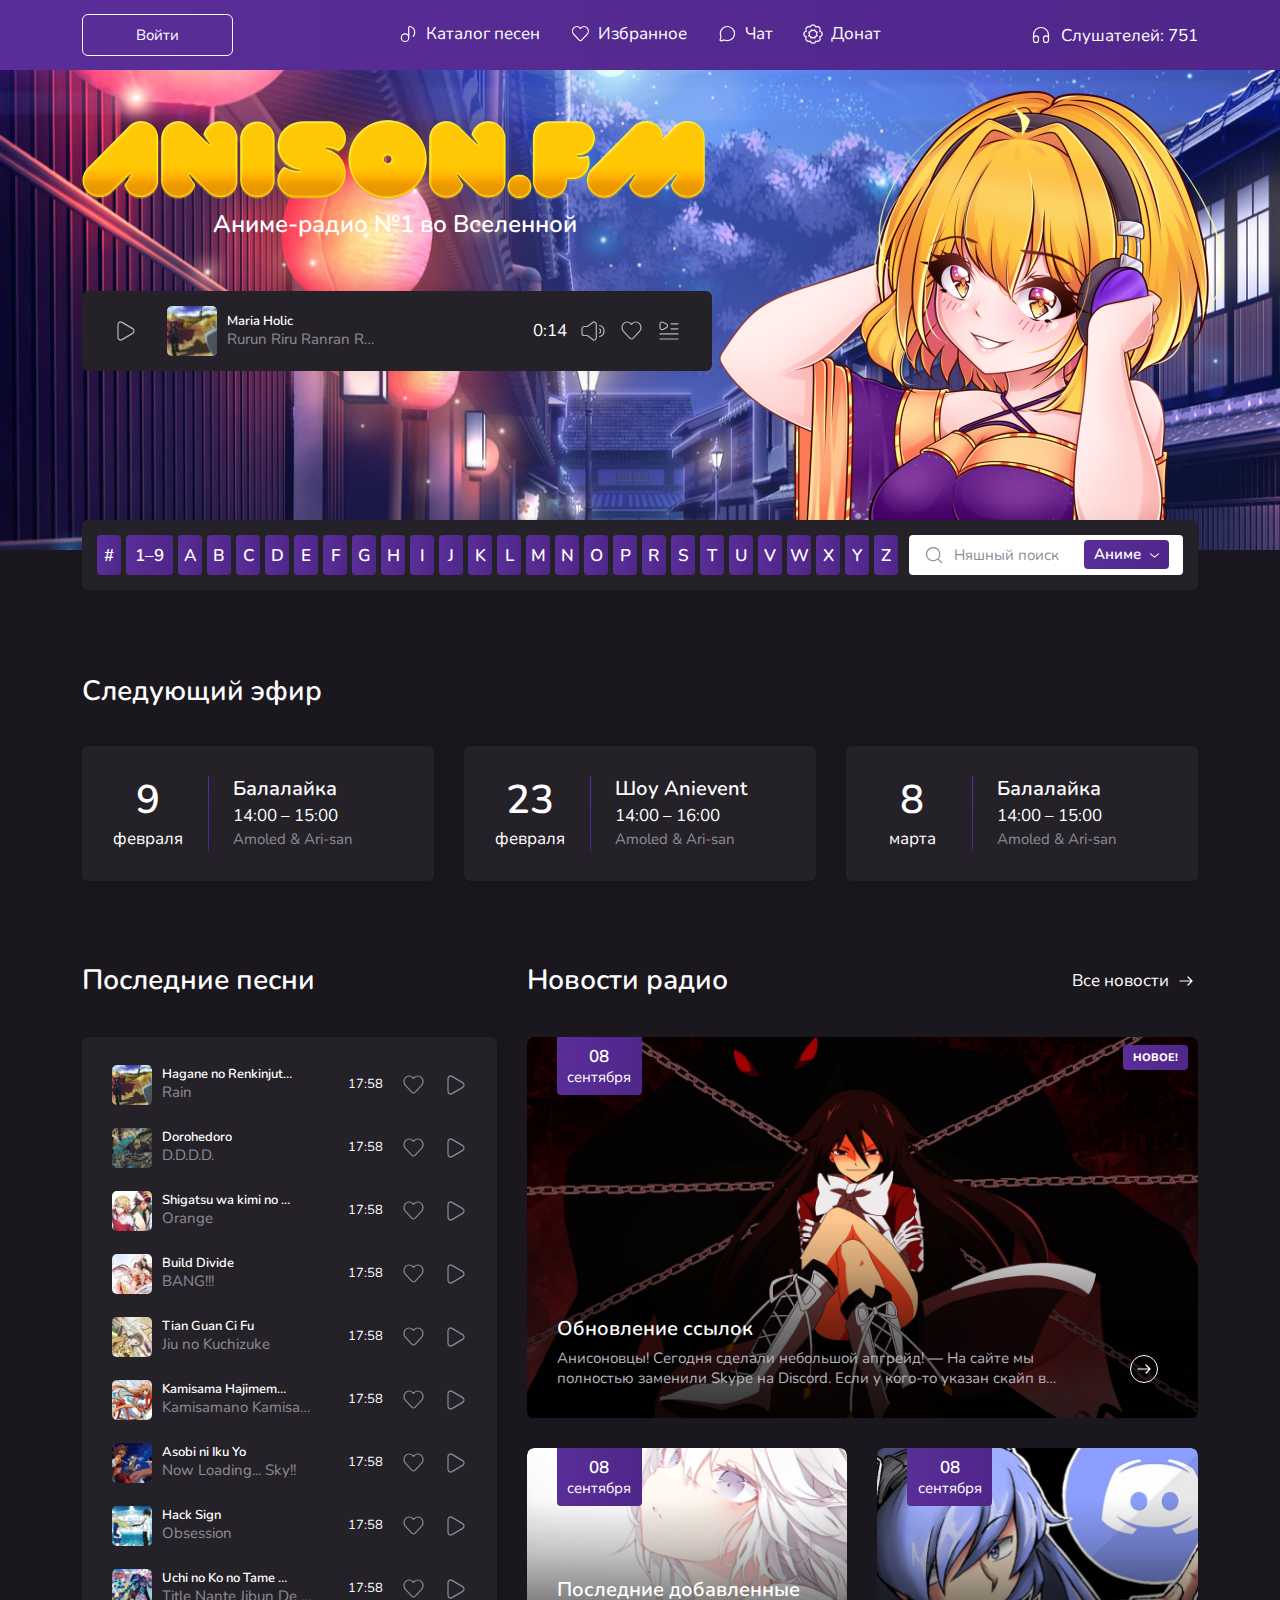
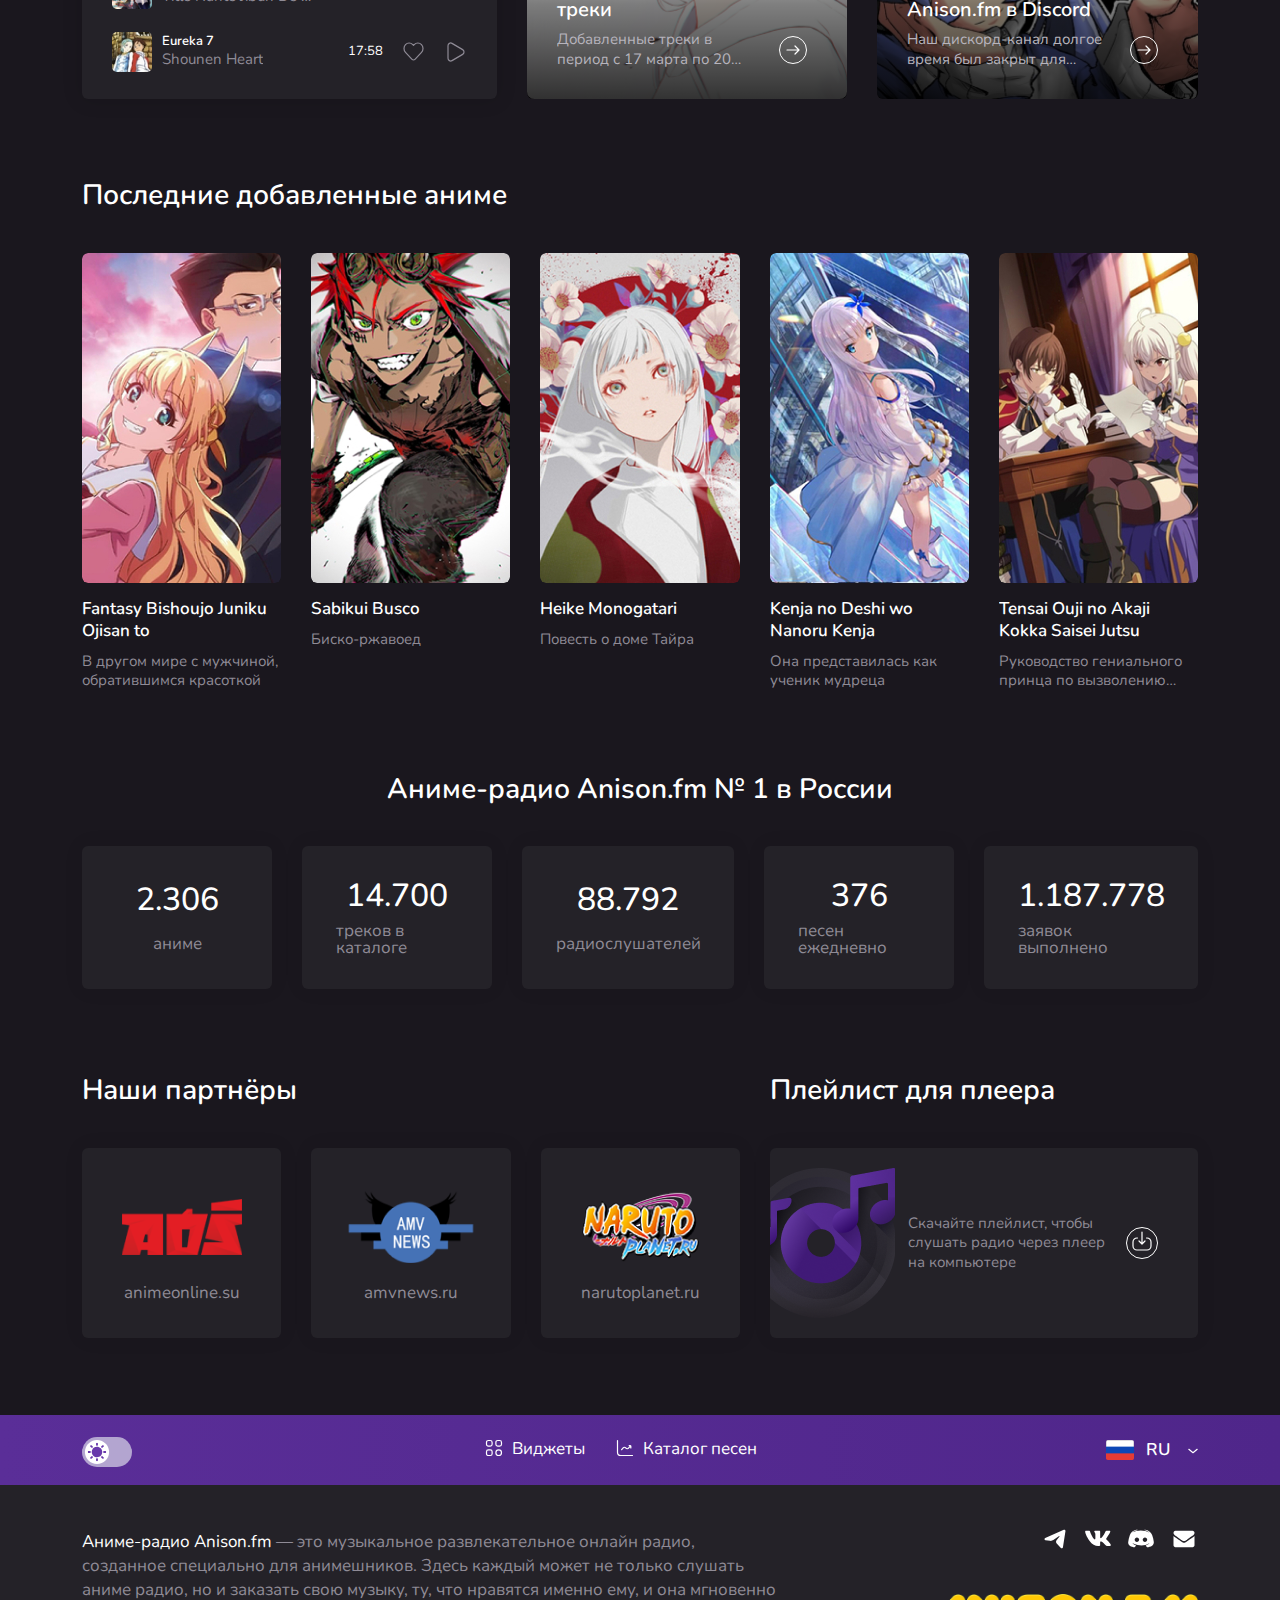
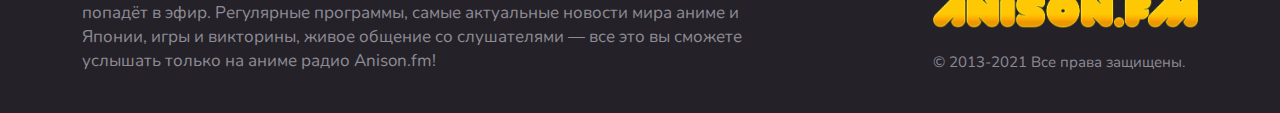
<file: modals/track-modals-full.html>
<!doctype html>
<html lang="ru">
<head>
  <meta charset="UTF-8">
  <meta name="viewport"
        content="width=device-width, user-scalable=no, initial-scale=1.0, maximum-scale=1.0, minimum-scale=1.0">
  <meta http-equiv="X-UA-Compatible" content="ie=edge">
  <title>Anison.fm</title>
  <link rel="stylesheet" href="../scss/swiper-bundle.css">
  <link rel="stylesheet" href="../scss/select2.min.css">
  <link rel="stylesheet" href="../scss/bootstrap.min.css">
  <link rel="stylesheet" href="../scss/main.css">
</head>
<body class="dark-theme">
<div class="page">
  <!--header-->
  <header class="header">
    <div class="header-bg">
      <div class="container">
        <div class="row">
          <div class="col-12">
            <div class="header-menu">
              <div class="header-login">
                <button type="button" class="header-login__btn" data-bs-toggle="modal"
                        data-bs-target="#exampleModal">
                  Войти
                </button>
              </div>
              <nav class="nav-menu">
                <li class="nav-item">
                  <a href="#" class="nav-link">
                    <svg class="nav-link__icon">
                      <use xlink:href="../img/sprite.svg#song-icon"></use>
                    </svg>
                    <p class="nav-link__text">Каталог песен</p>
                  </a>
                </li>
                <li class="nav-item">
                  <a href="#" class="nav-link">
                    <svg class="nav-link__icon">
                      <use xlink:href="../img/sprite.svg#fav-icon"></use>
                    </svg>
                    <p class="nav-link__text">Избранное</p>
                  </a>
                </li>
                <li class="nav-item">
                  <a href="#" class="nav-link">
                    <svg class="nav-link__icon">
                      <use xlink:href="../img/sprite.svg#chat-icon"></use>
                    </svg>
                    <p class="nav-link__text">Чат</p>
                  </a>
                </li>
                <li class="nav-item">
                  <a href="#" class="nav-link">
                    <svg class="nav-link__icon">
                      <use xlink:href="../img/sprite.svg#donat-icon"></use>
                    </svg>
                    <p class="nav-link__text">Донат</p>
                  </a>
                </li>
              </nav>
              <div class="header-listeners">
                <div class="listeners-block">
                  <svg class="listeners-block__icon">
                    <use xlink:href="../img/sprite.svg#listeners-icon"></use>
                  </svg>
                  <p class="listeners-block__text">Слушателей: 751</p>
                </div>
              </div>
              <div class="btn-container">
                <button class="menu-btn">
                  <svg class="menu-btn__icon">
                    <use xlink:href="../img/sprite.svg#menu-icon"></use>
                  </svg>
                </button>
              </div>
            </div>
          </div>
        </div>
      </div>
      <nav class="mobile-nav">
        <div class="mobile-header">
          <div class="header-listeners">
            <div class="listeners-block">
              <svg class="listeners-block__icon">
                <use xlink:href="../img/sprite.svg#listeners-icon"></use>
              </svg>
              <p class="listeners-block__text">Слушателей: 751</p>
            </div>
          </div>
          <button type="button" class="btn-close btn-close--mobile"></button>
        </div>
        <div class="mobile-menu">
          <button type="button" class="header-login__btn header-login__btn--mobile" data-bs-toggle="modal"
                  data-bs-target="#exampleModal">
            Войти
          </button>
          <!--                <div class="profile-block">-->
          <!--                    <img src="../img/backgrounds/profile-img.png " alt="" class="profile-block__img">-->
          <!--                    <p class="profile-block__title">Arifureta</p>-->
          <!--                </div>-->
          <li class="mobile-item">
            <a href="" class="mobile-link">
              <svg class="mobile-link__icon">
                <use xlink:href="../img/sprite.svg#song-icon"></use>
              </svg>
              <p class="mobile-link__text">Каталог песен</p>
            </a>
          </li>
          <li class="mobile-item">
            <a href="# " class="mobile-link">
              <svg class="mobile-link__icon">
                <use xlink:href="../img/sprite.svg#fav-icon"></use>
              </svg>
              <p class="mobile-link__text">Избранное</p>
            </a>
          </li>
          <li class="mobile-item">
            <a href="# " class="mobile-link">
              <svg class="mobile-link__icon">
                <use xlink:href="../img/sprite.svg#chat-icon"></use>
              </svg>
              <p class="mobile-link__text">Чат</p>
            </a>
          </li>
          <li class="mobile-item">
            <a href="# " class="mobile-link">
              <svg class="mobile-link__icon">
                <use xlink:href="../img/sprite.svg#donat-icon"></use>
              </svg>
              <p class="mobile-link__text">Донат</p>
            </a>
          </li>
          <li class="mobile-item">
            <a href="# " class="mobile-link">
              <svg class="mobile-link__icon">
                <use xlink:href="../img/sprite.svg#widgets-icon"></use>
              </svg>
              <p class="mobile-link__text">Виджеты</p>
            </a>
          </li>
          <li class="mobile-item">
            <a href="# " class="mobile-link">
              <svg class="mobile-link__icon">
                <use xlink:href="../img/sprite.svg#statistic-icon"></use>
              </svg>
              <p class="mobile-link__text">Статистика</p>
            </a>
          </li>
        </div>

      </nav>
    </div>
  </header>
  <!--main-->
  <main class="main">
    <!--main-section-->
    <div class="main-bg">
      <div class="container">
        <div class="row">
          <div class="col-12">
            <div class="main-wrapper">
              <div class="main-block">
                <h1 class="logo-title">
                  <a href="/" class="logo-link">
                    <img src="../img/logo-main.png" alt="logo" class="logo-link__img">
                  </a>
                  <p class="logo-title__subtitle">Аниме-радио №1 во Вселенной</p>
                </h1>
                <div class="player-wrapper">
                  <div class="player-item">
                    <div class="d-flex align-items-center">
                      <div class="song-group mr-30">
                        <button class="song-play">
                          <svg class="song-play__start">
                            <use href="../img/sprite.svg#start-icon"></use>
                          </svg>
                          <svg class="song-play__stop hide">
                            <use href="../img/sprite.svg#stop-icon"></use>
                          </svg>
                        </button>
                      </div>
                      <div class="song-box">
                        <img src="../img/song/song-1.jpg" alt=""
                             class="song-item__img song-item__img--title">
                        <div class="d-flex flex-column">
                          <a href="#" class="song-box__title">Maria Holic</a>
                          <p class="song-box__subtitle">Rurun Riru Ranran Rara</p>
                        </div>
                      </div>
                    </div>
                    <div class="song-group">
                      <p class="song-item__time">0:14</p>
                      <div class="song-container">
                        <button class="song-sound">
                          <svg class="song-sound__icon song-sound__icon--on">
                            <use href="../img/sprite.svg#sound-icon"></use>
                          </svg>
                          <svg class="song-sound__icon song-sound__icon--off hide">
                            <use href="../img/sprite.svg#sound-icon-off"></use>
                          </svg>
                        </button>
                        <div class="list-dropdown hide">
                          <input type="range" class="form-range" min="0" max="100"
                                 id="customRange2">
                        </div>
                      </div>
                      <button class="song-like">
                        <svg class="song-like__empty">
                          <use href="../img/sprite.svg#empty-icon"></use>
                        </svg>
                        <svg class="song-like__fill hide">
                          <use href="../img/sprite.svg#fill-icon"></use>
                        </svg>
                      </button>
                      <button class="song-list" data-bs-toggle="modal" data-bs-target="#listModal">
                        <svg class="song-list__icon">
                          <use href="../img/sprite.svg#list-icon"></use>
                        </svg>
                      </button>
                    </div>
                  </div>
                  <div class="song-dropdown">
                    <p class="song-dropdown__title">Далее в эфире</p>
                    <div class="song-list">
                      <div class="list-item">
                        <div class="song-box">
                          <span class="list-item__number">1</span>
                          <img src="../img/song/song-11.jpg" alt="" class="song-item__img">
                          <div class="d-flex flex-column">
                            <a href="#" class="song-box__title">FLCL</a>
                            <p class="song-box__subtitle">Little Busters</p>
                          </div>
                        </div>
                        <div class="song-vote">
                          <div class="song-wrap">
                            <span class="song-vote__active"></span>
                            <a href="#" class="song-vote__author">Arri</a>
                          </div>
                          <button class="song-sign">
                            <svg class="song-sign__plus">
                              <use href="../img/sprite.svg#plus-icon"></use>
                            </svg>
                            <svg class="song-sign__minus hide">
                              <use href="../img/sprite.svg#minus-icon"></use>
                            </svg>
                          </button>
                          <div class="d-flex flex-column">
                            <span class="song-vote__votes">110</span>
                            <p class="song-vote__subtitle">голосов</p>
                          </div>
                        </div>
                      </div>
                      <div class="list-item">
                        <div class="song-box">
                          <span class="list-item__number">2</span>
                          <img src="../img/song/song-12.jpg" alt="" class="song-item__img">
                          <div class="d-flex flex-column">
                            <a href="#" class="song-box__title">AJIN</a>
                            <pp class="song-box__subtitle">Yoru wa Nemureru kai</pp>
                          </div>
                        </div>
                        <div class="song-vote">
                          <a href="#" class="song-vote__author">UsagiChiba</a>
                          <button class="song-sign">
                            <svg class="song-sign__plus">
                              <use href="../img/sprite.svg#plus-icon"></use>
                            </svg>
                            <svg class="song-sign__minus hide">
                              <use href="../img/sprite.svg#minus-icon"></use>
                            </svg>
                          </button>
                          <div class="d-flex flex-column">
                            <span class="song-vote__votes">11</span>
                            <p class="song-vote__subtitle">голосов</p>
                          </div>
                        </div>
                      </div>
                      <div class="list-item">
                        <div class="song-box">
                          <span class="list-item__number">3</span>
                          <img src="../img/song/song-13.jpg" alt="" class="song-item__img">
                          <div class="d-flex flex-column">
                            <a href="#" class="song-box__title">Uta no Prince-sama</a>
                            <p class="song-box__subtitle">Up-Down-Up!</p>
                          </div>
                        </div>
                        <div class="song-vote">
                          <a href="#" class="song-vote__author">WeebsVeteran</a>
                          <button class="song-sign">
                            <svg class="song-sign__plus">
                              <use href="../img/sprite.svg#plus-icon"></use>
                            </svg>
                            <svg class="song-sign__minus hide">
                              <use href="../img/sprite.svg#minus-icon"></use>
                            </svg>
                          </button>
                          <div class="d-flex flex-column">
                            <span class="song-vote__votes">10</span>
                            <p class="song-vote__subtitle">голосов</p>
                          </div>
                        </div>
                      </div>
                      <div class="list-item">
                        <div class="song-box">
                          <span class="list-item__number">4</span>
                          <img src="../img/song/song-14.jpg" alt="" class="song-item__img">
                          <div class="d-flex flex-column">
                            <a href="#" class="song-box__title">Rakudai Kishi no Cavalry</a>
                            <p class="song-box__subtitle">Rakudai Kishi no Cavalry</p>
                          </div>
                        </div>
                        <div class="song-vote">
                          <a href="#" class="song-vote__author">WeebsVeteran</a>
                          <button class="song-sign">
                            <svg class="song-sign__plus">
                              <use href="../img/sprite.svg#plus-icon"></use>
                            </svg>
                            <svg class="song-sign__minus hide">
                              <use href="../img/sprite.svg#minus-icon"></use>
                            </svg>
                          </button>
                          <div class="d-flex flex-column">
                            <span class="song-vote__votes">9</span>
                            <p class="song-vote__subtitle">голосов</p>
                          </div>
                        </div>
                      </div>
                      <div class="list-item">
                        <div class="song-box">
                          <span class="list-item__number">5</span>
                          <img src="../img/song/song-15.jpg" alt="" class="song-item__img">
                          <div class="d-flex flex-column">
                            <a href="#" class="song-box__title">Slayers</a>
                            <p class="song-box__subtitle">Get Along</p>
                          </div>
                        </div>
                        <div class="song-vote">
                          <a href="#" class="song-vote__author">Dead_Waifu</a>
                          <button class="song-sign">
                            <svg class="song-sign__plus">
                              <use href="../img/sprite.svg#plus-icon"></use>
                            </svg>
                            <svg class="song-sign__minus hide">
                              <use href="../img/sprite.svg#minus-icon"></use>
                            </svg>
                          </button>
                          <div class="d-flex flex-column">
                            <span class="song-vote__votes">7</span>
                            <p class="song-vote__subtitle">голосов</p>
                          </div>
                        </div>
                      </div>
                      <button class="radio-link radio-link--dropdown" data-bs-toggle="modal"
                              data-bs-target="#listModal">
                        <p class="radio-link__text">Вся очередь заказов</p>
                        <svg class="radio-link__icon">
                          <use href="../img/sprite.svg#arrow-icon"></use>
                        </svg>
                      </button>
                    </div>

                  </div>
                </div>
              </div>
              <div class="main-img">
                <img src="../img/backgrounds/main-girl.png" alt="" class="main-img__img">
              </div>
              <div class="search-wrapper">
                <div class="search-links">
                  <a href="#" class="search-link">#</a>
                  <a href="#" class="search-link">1–9</a>
                  <a href="#" class="search-link">A</a>
                  <a href="#" class="search-link">B</a>
                  <a href="#" class="search-link">C</a>
                  <a href="#" class="search-link">D</a>
                  <a href="#" class="search-link">E</a>
                  <a href="#" class="search-link">F</a>
                  <a href="#" class="search-link">G</a>
                  <a href="#" class="search-link">H</a>
                  <a href="#" class="search-link">I</a>
                  <a href="#" class="search-link">J</a>
                  <a href="#" class="search-link">K</a>
                  <a href="#" class="search-link">L</a>
                  <a href="#" class="search-link">M</a>
                  <a href="#" class="search-link">N</a>
                  <a href="#" class="search-link">O</a>
                  <a href="#" class="search-link">P</a>
                  <a href="#" class="search-link">R</a>
                  <a href="#" class="search-link">S</a>
                  <a href="#" class="search-link">T</a>
                  <a href="#" class="search-link">U</a>
                  <a href="#" class="search-link">V</a>
                  <a href="#" class="search-link">W</a>
                  <a href="#" class="search-link">X</a>
                  <a href="#" class="search-link">Y</a>
                  <a href="#" class="search-link">Z</a>
                </div>
                <form onsubmit="event.preventDefault();" class="search-form">
                  <label class="search-box">
                    <svg class="search-box__icon">
                      <use href="../img/sprite.svg#search-icon"></use>
                    </svg>
                    <input type="search" placeholder="Няшный поиск" class="search-box__input">
                  </label>
                  <div class="search-dropdown">
                    <button class="search-dropdown__title">Аниме</button>
                    <ul class="search-list ">
                      <li class="search-item search-item--active">
                        Аниме
                      </li>
                      <li class="search-item">
                        Трек
                      </li>
                      <li class="search-item">
                        Артист
                      </li>
                    </ul>
                  </div>
                  <div class="search-validation hide">
                    <a href="#" class="validation-item">
                      <img src="../img/song/song-1.jpg" alt="" class="validation-item__img">
                      <div class="d-flex flex-column">
                        <p class="validation-item__title">Full Metal Panic!</p>
                        <p class="validation-item__subtitle">Стальная тревога!</p>
                      </div>
                    </a>
                    <a href="#" class="validation-item">
                      <img src="../img/song/song-1.jpg" alt="" class="validation-item__img">
                      <div class="d-flex flex-column">
                        <p class="validation-item__title">Hanage no Renkinjutsushi</p>
                        <p class="validation-item__subtitle">Стальной алхимик</p>
                      </div>
                    </a>
                    <a href="#" class="validation-item">
                      <img src="../img/song/song-1.jpg" alt="" class="validation-item__img">
                      <div class="d-flex flex-column">
                        <p class="validation-item__title">Koutetsu Sangokushi</p>
                        <p class="validation-item__subtitle">Стальные Хроники Царств</p>
                      </div>
                    </a>
                    <a href="#" class="validation-item">
                      <img src="../img/song/song-1.jpg" alt="" class="validation-item__img">
                      <div class="d-flex flex-column">
                        <p class="validation-item__title">Kurogane no Linebarrels</p>
                        <p class="validation-item__subtitle">Стальные Лайнбаррели</p>
                      </div>
                    </a>
                    <a href="#" class="validation-item">
                      <img src="../img/song/song-1.jpg" alt="" class="validation-item__img">
                      <div class="d-flex flex-column">
                        <p class="validation-item__title">M3: Sono Kuroki Hagane</p>
                        <p class="validation-item__subtitle">М3: Эта Чёрная Сталь</p>
                      </div>
                    </a>
                    <a href="#" class="validation-item">
                      <img src="../img/song/song-1.jpg" alt="" class="validation-item__img">
                      <div class="d-flex flex-column">
                        <p class="validation-item__title">M3: Sono Kuroki Hagane</p>
                        <p class="validation-item__subtitle">М3: Эта Чёрная Сталь</p>
                      </div>
                    </a>
                  </div>
                  <div class=" search-validation search-validation--text hide">
                    <a href="#" class="validation-item">
                      <p class="validation-item__title">Nanase Hikaru</p>
                    </a>
                    <a href="#" class="validation-item">
                      <p class="validation-item__title">Nana Mizuki</p>
                    </a>
                    <a href="#" class="validation-item">
                      <p class="validation-item__title">Nanairo Namida</p>
                    </a>
                    <a href="#" class="validation-item">
                      <p class="validation-item__title">Hazel Fernandes</p>
                    </a>
                    <a href="#" class="validation-item">
                      <p class="validation-item__title">Shiho Nanba</p>
                    </a>
                    <a href="#" class="validation-item">
                      <p class="validation-item__title">Shiho Nanba</p>
                    </a>
                  </div>
                </form>
              </div>
            </div>

          </div>
        </div>
      </div>
    </div>
    <!--player-mobile-->
    <div class="main-bg-mobile">
      <div class="container">
        <div class="row">
          <div class="col-12">
            <div class="mobile-grid">
              <div class="mobile-grid-item">
                <div class="mobile-box">
                  <div class="d-flex align-items-center">
                    <img src="../img/song/song-1.jpg" alt="" class="mobile-box__img">
                    <div class="d-flex flex-column">
                      <a href="#" class="mobile-box__title">Maria Holic</a>
                      <p class="mobile-box__subtitle">Rurun Riru Ranran Rara</p>
                    </div>
                  </div>
                  <p class="mobile-box__time">17:58</p>
                </div>
                <div class="song-group">
                  <button class="song-like">
                    <svg class="song-like__empty song-like__empty--grey">
                      <use href="../img/sprite.svg#empty-icon"></use>
                    </svg>
                    <svg class="song-like__fill hide">
                      <use href="../img/sprite.svg#fill-icon"></use>
                    </svg>
                  </button>
                  <button class="song-play">
                    <svg class="song-play__start song-play__start--grey">
                      <use href="../img/sprite.svg#start-icon"></use>
                    </svg>
                    <svg class="song-play__stop song-play__stop--black hide">
                      <use href="../img/sprite.svg#stop-icon"></use>
                    </svg>
                  </button>
                  <button class="song-list" data-bs-toggle="modal" data-bs-target="#listModal">
                    <svg class="song-list__icon">
                      <use href="../img/sprite.svg#list-icon"></use>
                    </svg>
                  </button>
                </div>
              </div>
              <a href="#" class="mobile-btn">Заказать трек</a>
              <div class="search-wrapper search-wrapper--mobile">
                <form onsubmit="event.preventDefault();" class="search-form">
                  <label class="search-box">
                    <svg class="search-box__icon">
                      <use href="../img/sprite.svg#search-icon"></use>
                    </svg>
                    <input type="search" placeholder="Няшный поиск" class="search-box__input">
                  </label>
                  <div class="search-dropdown">
                    <button class="search-dropdown__title">Аниме</button>
                    <ul class="search-list ">
                      <li class="search-item search-item--active">
                        Аниме
                      </li>
                      <li class="search-item">
                        Трек
                      </li>
                      <li class="search-item">
                        Артист
                      </li>
                    </ul>
                  </div>
                  <div class="search-validation hide">
                    <a href="#" class="validation-item">
                      <img src="../img/song/song-1.jpg" alt="" class="validation-item__img">
                      <div class="d-flex flex-column">
                        <p class="validation-item__title">Full Metal Panic!</p>
                        <p class="validation-item__subtitle">Стальная тревога!</p>
                      </div>
                    </a>
                    <a href="#" class="validation-item">
                      <img src="../img/song/song-1.jpg" alt="" class="validation-item__img">
                      <div class="d-flex flex-column">
                        <p class="validation-item__title">Hanage no Renkinjutsushi</p>
                        <p class="validation-item__subtitle">Стальной алхимик</p>
                      </div>
                    </a>
                    <a href="#" class="validation-item">
                      <img src="../img/song/song-1.jpg" alt="" class="validation-item__img">
                      <div class="d-flex flex-column">
                        <p class="validation-item__title">Koutetsu Sangokushi</p>
                        <p class="validation-item__subtitle">Стальные Хроники Царств</p>
                      </div>
                    </a>
                    <a href="#" class="validation-item">
                      <img src="../img/song/song-1.jpg" alt="" class="validation-item__img">
                      <div class="d-flex flex-column">
                        <p class="validation-item__title">Kurogane no Linebarrels</p>
                        <p class="validation-item__subtitle">Стальные Лайнбаррели</p>
                      </div>
                    </a>
                    <a href="#" class="validation-item">
                      <img src="../img/song/song-1.jpg" alt="" class="validation-item__img">
                      <div class="d-flex flex-column">
                        <p class="validation-item__title">M3: Sono Kuroki Hagane</p>
                        <p class="validation-item__subtitle">М3: Эта Чёрная Сталь</p>
                      </div>
                    </a>
                    <a href="#" class="validation-item">
                      <img src="../img/song/song-1.jpg" alt="" class="validation-item__img">
                      <div class="d-flex flex-column">
                        <p class="validation-item__title">M3: Sono Kuroki Hagane</p>
                        <p class="validation-item__subtitle">М3: Эта Чёрная Сталь</p>
                      </div>
                    </a>
                  </div>
                  <div class=" search-validation search-validation--text hide">
                    <a href="#" class="validation-item">
                      <p class="validation-item__title">Nanase Hikaru</p>
                    </a>
                    <a href="#" class="validation-item">
                      <p class="validation-item__title">Nana Mizuki</p>
                    </a>
                    <a href="#" class="validation-item">
                      <p class="validation-item__title">Nanairo Namida</p>
                    </a>
                    <a href="#" class="validation-item">
                      <p class="validation-item__title">Hazel Fernandes</p>
                    </a>
                    <a href="#" class="validation-item">
                      <p class="validation-item__title">Shiho Nanba</p>
                    </a>
                    <a href="#" class="validation-item">
                      <p class="validation-item__title">Shiho Nanba</p>
                    </a>
                  </div>
                </form>
              </div>
            </div>


          </div>
        </div>
      </div>

      <div class="container">
        <div class="row">
          <div class="col-12">
            <div class="mobile-grid">
              <div class="mobile-grid-item">
                <div class="mobile-box">
                  <div class="d-flex align-items-center">
                    <img src="../img/song/song-1.jpg" alt="" class="mobile-box__img">
                    <div class="d-flex flex-column">
                      <a href="#" class="mobile-box__title">Maria Holic</a>
                      <p class="mobile-box__subtitle">Rurun Riru Ranran Rara</p>
                    </div>
                  </div>
                  <p class="mobile-box__time">17:58</p>
                </div>
                <div class="song-group">
                  <button class="song-like">
                    <svg class="song-like__icon song-like__icon--empty">
                      <use xlink:href="../img/sprite.svg#like-icon"></use>
                    </svg>
                    <svg class="song-like__icon song-like__icon--fill hide">
                      <use xlink:href="../img/sprite.svg#like-fill-icon"></use>
                    </svg>
                  </button>
                  <button class="song-start">

                    <svg class="song-start__icon song-start__icon--start">
                      <use xlink:href="../img/sprite.svg#play-icon"></use>
                    </svg>
                    <svg class="song-start__icon song-start__icon--stop hide">
                      <use xlink:href="../img/sprite.svg#stop-icon"></use>
                    </svg>
                  </button>
                  <button class="song-list" data-bs-toggle="modal" data-bs-target="#listModal">
                    <svg class="song-list__icon">
                      <use xlink:href="../img/sprite.svg#list-icon"></use>
                    </svg>
                  </button>


                </div>
              </div>
              <a href="#" class="mobile-btn">Заказать трек</a>
              <div class="search-wrapper search-wrapper--mobile">
                <form action="#" class="search-form">
                  <label class="search-box">
                    <svg class="search-box__icon">
                      <use xlink:href="../img/sprite.svg#search-icon"></use>
                    </svg>
                    <input type="search" placeholder="Няшный поиск" class="search-box__input">
                  </label>
                  <div class="search-dropdown">
                    <button class="search-dropdown__title">Аниме</button>
                    <ul class="search-list ">
                      <li class="search-item search-item--active">
                        Аниме
                      </li>
                      <li class="search-item">
                        Трек
                      </li>
                      <li class="search-item">
                        Артист
                      </li>
                    </ul>
                  </div>
                  <div class="search-validation hide">
                    <a href="#" class="validation-item">
                      <img src="../img/song/song-1.jpg" alt="" class="validation-item__img">
                      <div class="d-flex flex-column">
                        <p class="validation-item__title">Full Metal Panic!</p>
                        <p class="validation-item__subtitle">Стальная тревога!</p>
                      </div>
                    </a>
                    <a href="#" class="validation-item">
                      <img src="../img/song/song-1.jpg" alt="" class="validation-item__img">
                      <div class="d-flex flex-column">
                        <p class="validation-item__title">Hanage no Renkinjutsushi</p>
                        <p class="validation-item__subtitle">Стальной алхимик</p>
                      </div>
                    </a>
                    <a href="#" class="validation-item">
                      <img src="../img/song/song-1.jpg" alt="" class="validation-item__img">
                      <div class="d-flex flex-column">
                        <p class="validation-item__title">Koutetsu Sangokushi</p>
                        <p class="validation-item__subtitle">Стальные Хроники Царств</p>
                      </div>
                    </a>
                    <a href="#" class="validation-item">
                      <img src="../img/song/song-1.jpg" alt="" class="validation-item__img">
                      <div class="d-flex flex-column">
                        <p class="validation-item__title">Kurogane no Linebarrels</p>
                        <p class="validation-item__subtitle">Стальные Лайнбаррели</p>
                      </div>
                    </a>
                    <a href="#" class="validation-item">
                      <img src="../img/song/song-1.jpg" alt="" class="validation-item__img">
                      <div class="d-flex flex-column">
                        <p class="validation-item__title">M3: Sono Kuroki Hagane</p>
                        <p class="validation-item__subtitle">М3: Эта Чёрная Сталь</p>
                      </div>
                    </a>
                    <a href="#" class="validation-item">
                      <img src="../img/song/song-1.jpg" alt="" class="validation-item__img">
                      <div class="d-flex flex-column">
                        <p class="validation-item__title">M3: Sono Kuroki Hagane</p>
                        <p class="validation-item__subtitle">М3: Эта Чёрная Сталь</p>
                      </div>
                    </a>
                  </div>
                  <div class=" search-validation search-validation--text hide">
                    <a href="#" class="validation-item">
                      <p class="validation-item__title">Nanase Hikaru</p>
                    </a>
                    <a href="#" class="validation-item">
                      <p class="validation-item__title">Nana Mizuki</p>
                    </a>
                    <a href="#" class="validation-item">
                      <p class="validation-item__title">Nanairo Namida</p>
                    </a>
                    <a href="#" class="validation-item">
                      <p class="validation-item__title">Hazel Fernandes</p>
                    </a>
                    <a href="#" class="validation-item">
                      <p class="validation-item__title">Shiho Nanba</p>
                    </a>
                    <a href="#" class="validation-item">
                      <p class="validation-item__title">Shiho Nanba</p>
                    </a>
                  </div>
                </form>
              </div>
            </div>


          </div>
        </div>
      </div>
    </div>
    <div class="section-bg">
      <!--music-section-->
      <div class="container">
        <!--live-section-->
        <div class="row">
          <div class="col-12">
            <div class="live-wrapper">
              <div class="live-block">
                <h2 class="live-block__title">Следующий эфир</h2>
                <div class="live-grid">
                  <a href="#" class="live-item">
                    <div class="live-date">
                                        <span class="live-date__number">
                                            9
                                        </span>
                      <p class="live-date__month">февраля</p>
                    </div>
                    <div class="live-info">
                      <p class="live-info__title">Балалайка</p>
                      <p class="live-info__time">14:00 – 15:00</p>
                      <p class="live-info__author">Amoled & Ari-san</p>
                    </div>
                  </a>
                  <a href="#" class="live-item">
                    <div class="live-date">
                                        <span class="live-date__number">
                                          23
                                        </span>
                      <p class="live-date__month">февраля</p>
                    </div>
                    <div class="live-info">
                      <p class="live-info__title">Шоу Anievent</p>
                      <p class="live-info__time">14:00 – 16:00</p>
                      <p class="live-info__author">Amoled & Ari-san</p>
                    </div>
                  </a>
                  <a href="#" class="live-item">
                    <div class="live-date">
                                        <span class="live-date__number">
                                            8
                                        </span>
                      <p class="live-date__month">марта</p>
                    </div>
                    <div class="live-info">
                      <p class="live-info__title">Балалайка</p>
                      <p class="live-info__time">14:00 – 15:00</p>
                      <p class="live-info__author">Amoled & Ari-san</p>
                    </div>
                  </a>
                </div>
              </div>
            </div>
          </div>
        </div>
        <!--news-section-->
        <div class="row">
          <div class="col-12">
            <div class="music-wrapper">
              <div class="song-wrapper">
                <h2 class="song-wrapper__title">Последние песни</h2>
                <div class="song-grid ">
                  <div class="song-item ">
                    <div class="song-box">
                      <img src="../img/song/song-1.jpg" alt="" class="song-item__img">
                      <div class="d-flex flex-column">
                        <p class="song-box__title">Hagane no Renkinjutsushi</p>
                        <p class="song-box__subtitle">Rain</p>
                      </div>
                    </div>
                    <div class="song-group">
                      <p class="song-item__time">17:58</p>
                      <button class="song-like">
                        <svg class="song-like__empty song-like__empty--grey">
                          <use href="../img/sprite.svg#empty-icon"></use>
                        </svg>
                        <svg class="song-like__fill hide">
                          <use href="../img/sprite.svg#fill-icon"></use>
                        </svg>
                      </button>
                      <button class="song-play">
                        <svg class="song-play__start song-play__start--grey">
                          <use href="../img/sprite.svg#start-icon"></use>
                        </svg>
                        <svg class="song-play__stop song-play__stop--black hide">
                          <use href="../img/sprite.svg#stop-icon"></use>
                        </svg>
                      </button>
                    </div>
                  </div>
                  <div class="song-item">
                    <div class="song-box">
                      <img src="../img/song/song-2.jpg" alt="" class="song-item__img">
                      <div class="d-flex flex-column">
                        <p class="song-box__title">Dorohedoro</p>
                        <p class="song-box__subtitle">D.D.D.D.</p>
                      </div>
                    </div>
                    <div class="song-group">
                      <p class="song-item__time">17:58</p>
                      <button class="song-like">
                        <svg class="song-like__empty song-like__empty--grey">
                          <use href="../img/sprite.svg#empty-icon"></use>
                        </svg>
                        <svg class="song-like__fill hide">
                          <use href="../img/sprite.svg#fill-icon"></use>
                        </svg>
                      </button>
                      <button class="song-play">
                        <svg class="song-play__start song-play__start--grey">
                          <use href="../img/sprite.svg#start-icon"></use>
                        </svg>
                        <svg class="song-play__stop song-play__stop--black hide">
                          <use href="../img/sprite.svg#stop-icon"></use>
                        </svg>
                      </button>
                    </div>
                  </div>
                  <div class="song-item">
                    <div class="song-box">
                      <img src="../img/song/song-3.jpg" alt="" class="song-item__img">
                      <div class="d-flex flex-column">
                        <p class="song-box__title">Shigatsu wa kimi no uso</p>
                        <p class="song-box__subtitle">Orange</p>
                      </div>
                    </div>
                    <div class="song-group">
                      <p class="song-item__time">17:58</p>
                      <button class="song-like">
                        <svg class="song-like__empty song-like__empty--grey">
                          <use href="../img/sprite.svg#empty-icon"></use>
                        </svg>
                        <svg class="song-like__fill hide">
                          <use href="../img/sprite.svg#fill-icon"></use>
                        </svg>
                      </button>
                      <button class="song-play">
                        <svg class="song-play__start song-play__start--grey">
                          <use href="../img/sprite.svg#start-icon"></use>
                        </svg>
                        <svg class="song-play__stop song-play__stop--black hide">
                          <use href="../img/sprite.svg#stop-icon"></use>
                        </svg>
                      </button>
                    </div>
                  </div>
                  <div class="song-item">

                    <div class="song-box">
                      <img src="../img/song/song-5.jpg" alt="" class="song-item__img">
                      <div class="d-flex flex-column">
                        <p class="song-box__title">Build Divide</p>
                        <p class="song-box__subtitle">BANG!!!</p>
                      </div>
                    </div>
                    <div class="song-group">
                      <p class="song-item__time">17:58</p>
                      <button class="song-like">
                        <svg class="song-like__empty song-like__empty--grey">
                          <use href="../img/sprite.svg#empty-icon"></use>
                        </svg>
                        <svg class="song-like__fill hide">
                          <use href="../img/sprite.svg#fill-icon"></use>
                        </svg>
                      </button>
                      <button class="song-play">
                        <svg class="song-play__start song-play__start--grey">
                          <use href="../img/sprite.svg#start-icon"></use>
                        </svg>
                        <svg class="song-play__stop song-play__stop--black hide">
                          <use href="../img/sprite.svg#stop-icon"></use>
                        </svg>
                      </button>
                    </div>
                  </div>
                  <div class="song-item">

                    <div class="song-box">
                      <img src="../img/song/song-6.jpg" alt="" class="song-item__img">
                      <div class="d-flex flex-column">
                        <p class="song-box__title">Tian Guan Ci Fu</p>
                        <p class="song-box__subtitle">Jiu no Kuchizuke</p>
                      </div>
                    </div>
                    <div class="song-group">
                      <p class="song-item__time">17:58</p>
                      <button class="song-like">
                        <svg class="song-like__empty song-like__empty--grey">
                          <use href="../img/sprite.svg#empty-icon"></use>
                        </svg>
                        <svg class="song-like__fill hide">
                          <use href="../img/sprite.svg#fill-icon"></use>
                        </svg>
                      </button>
                      <button class="song-play">
                        <svg class="song-play__start song-play__start--grey">
                          <use href="../img/sprite.svg#start-icon"></use>
                        </svg>
                        <svg class="song-play__stop song-play__stop--black hide">
                          <use href="../img/sprite.svg#stop-icon"></use>
                        </svg>
                      </button>
                    </div>
                  </div>
                  <div class="song-item">
                    <div class="song-box">
                      <img src="../img/song/song-7.jpg" alt="" class="song-item__img">
                      <div class="d-flex flex-column">
                        <p class="song-box__title">Kamisama Hajimemashita</p>
                        <p class="song-box__subtitle">Kamisamano Kamisama</p>
                      </div>
                    </div>
                    <div class="song-group">
                      <p class="song-item__time">17:58</p>
                      <button class="song-like">
                        <svg class="song-like__empty song-like__empty--grey">
                          <use href="../img/sprite.svg#empty-icon"></use>
                        </svg>
                        <svg class="song-like__fill hide">
                          <use href="../img/sprite.svg#fill-icon"></use>
                        </svg>
                      </button>
                      <button class="song-play">
                        <svg class="song-play__start song-play__start--grey">
                          <use href="../img/sprite.svg#start-icon"></use>
                        </svg>
                        <svg class="song-play__stop song-play__stop--black hide">
                          <use href="../img/sprite.svg#stop-icon"></use>
                        </svg>
                      </button>
                    </div>
                  </div>
                  <div class="song-item">
                    <div class="song-box">
                      <img src="../img/song/song-8.jpg" alt="" class="song-item__img">
                      <div class="d-flex flex-column">
                        <p class="song-box__title">Asobi ni Iku Yo</p>
                        <p class="song-box__subtitle">Now Loading... Sky!!</p>
                      </div>
                    </div>
                    <div class="song-group">
                      <p class="song-item__time">17:58</p>
                      <button class="song-like">
                        <svg class="song-like__empty song-like__empty--grey">
                          <use href="../img/sprite.svg#empty-icon"></use>
                        </svg>
                        <svg class="song-like__fill hide">
                          <use href="../img/sprite.svg#fill-icon"></use>
                        </svg>
                      </button>
                      <button class="song-play">
                        <svg class="song-play__start song-play__start--grey">
                          <use href="../img/sprite.svg#start-icon"></use>
                        </svg>
                        <svg class="song-play__stop song-play__stop--black hide">
                          <use href="../img/sprite.svg#stop-icon"></use>
                        </svg>
                      </button>
                    </div>
                  </div>
                  <div class="song-item">
                    <div class="song-box">
                      <img src="../img/song/song-9.jpg" alt="" class="song-item__img">
                      <div class="d-flex flex-column">
                        <p class="song-box__title">Hack Sign</p>
                        <p class="song-box__subtitle">Obsession</p>
                      </div>
                    </div>
                    <div class="song-group">
                      <p class="song-item__time">17:58</p>
                      <button class="song-like">
                        <svg class="song-like__empty song-like__empty--grey">
                          <use href="../img/sprite.svg#empty-icon"></use>
                        </svg>
                        <svg class="song-like__fill hide">
                          <use href="../img/sprite.svg#fill-icon"></use>
                        </svg>
                      </button>
                      <button class="song-play">
                        <svg class="song-play__start song-play__start--grey">
                          <use href="../img/sprite.svg#start-icon"></use>
                        </svg>
                        <svg class="song-play__stop song-play__stop--black hide">
                          <use href="../img/sprite.svg#stop-icon"></use>
                        </svg>
                      </button>
                    </div>
                  </div>
                  <div class="song-item">
                    <div class="song-box">
                      <img src="../img/song/song-4.jpg" alt="" class="song-item__img">
                      <div class="d-flex flex-column">
                        <p class="song-box__title">Uchi no Ko no Tame Narabararar</p>
                        <p class="song-box__subtitle">Title Nante Jibun De Kangaenasai</p>
                      </div>
                    </div>
                    <div class="song-group">
                      <p class="song-item__time">17:58</p>
                      <button class="song-like">
                        <svg class="song-like__empty song-like__empty--grey">
                          <use href="../img/sprite.svg#empty-icon"></use>
                        </svg>
                        <svg class="song-like__fill hide">
                          <use href="../img/sprite.svg#fill-icon"></use>
                        </svg>
                      </button>
                      <button class="song-play">
                        <svg class="song-play__start song-play__start--grey">
                          <use href="../img/sprite.svg#start-icon"></use>
                        </svg>
                        <svg class="song-play__stop song-play__stop--black hide">
                          <use href="../img/sprite.svg#stop-icon"></use>
                        </svg>
                      </button>
                    </div>
                  </div>
                  <div class="song-item">
                    <div class="song-box">
                      <img src="../img/song/song-10.jpg" alt="" class="song-item__img">
                      <div class="d-flex flex-column">
                        <p class="song-box__title">Eureka 7</p>
                        <p class="song-box__subtitle">Shounen Heart</p>
                      </div>
                    </div>
                    <div class="song-group">
                      <p class="song-item__time">17:58</p>
                      <button class="song-like">
                        <svg class="song-like__empty song-like__empty--grey">
                          <use href="../img/sprite.svg#empty-icon"></use>
                        </svg>
                        <svg class="song-like__fill hide">
                          <use href="../img/sprite.svg#fill-icon"></use>
                        </svg>
                      </button>
                      <button class="song-play">
                        <svg class="song-play__start song-play__start--grey">
                          <use href="../img/sprite.svg#start-icon"></use>
                        </svg>
                        <svg class="song-play__stop song-play__stop--black hide">
                          <use href="../img/sprite.svg#stop-icon"></use>
                        </svg>
                      </button>
                    </div>
                  </div>
                </div>
              </div>
              <div class="radio-container">
                <div class="radio-wrapper">
                  <h2 class="radio-wrapper__title">Новости радио</h2>
                  <a href="#" class="radio-link">
                    <p class="radio-link__text">Все новости</p>
                    <svg class="radio-link__icon">
                      <use xlink:href="../img/sprite.svg#arrow-icon"></use>
                    </svg>
                  </a>
                </div>
                <div class="radio-grid">
                  <a href="#" class="radio-item">
                    <div class="radio-item__img-wrapper">
                      <img src="../img/song/radio-1.png" alt="" class="radio-item__img">
                    </div>
                    <div class="date-block">
                      <span class="date-block__number">08</span>
                      <p class="date-block__month">сентября</p>
                    </div>
                    <div class="radio-info">
                      <p class="radio-info__title">Обновление ссылок</p>
                      <div class="radio-box">
                        <p class="radio-box__subtitle">Анисоновцы! Сегодня сделали небольшой
                          апгрейд!
                          — На сайте мы полностью заменили Skype на Discord. Если у кого-то указан
                          скайп в профиле, то можете...</p>
                        <div class="radio-bg">
                          <svg class="radio-icon">
                            <use xlink:href="../img/sprite.svg#arrow-icon"></use>
                          </svg>
                        </div>
                      </div>
                    </div>
                    <span class="radio-new">Новое!</span>
                  </a>
                  <a href="#" class="radio-item">
                    <div class="radio-item__img-wrapper">
                      <img src="../img/song/radio-2.png" alt="" class="radio-item__img">
                    </div>
                    <div class="date-block">
                      <span class="date-block__number">08</span>
                      <p class="date-block__month">сентября</p>
                    </div>
                    <div class="radio-info">
                      <p class="radio-info__title">Последние добавленные треки</p>
                      <div class="radio-box">
                        <p class="radio-box__subtitle">Добавленные треки в период с 17 марта по 20
                          апреля. Найти сп…</p>
                        <div class="radio-bg">
                          <svg class="radio-icon">
                            <use xlink:href="../img/sprite.svg#arrow-icon"></use>
                          </svg>
                        </div>
                      </div>
                    </div>
                  </a>
                  <a href="#" class="radio-item">
                    <div class="radio-item__img-wrapper">
                      <img src="../img/song/radio-3.png" alt="" class="radio-item__img">
                    </div>
                    <div class="date-block">
                      <span class="date-block__number">08</span>
                      <p class="date-block__month">сентября</p>
                    </div>
                    <div class="radio-info">
                      <p class="radio-info__title">Anison.fm в Discord</p>
                      <div class="radio-box">
                        <p class="radio-box__subtitle">Наш дискорд-канал долгое время был закрыт для
                          слушателей, Мы вернулись</p>
                        <div class="radio-bg">
                          <svg class="radio-icon">
                            <use xlink:href="../img/sprite.svg#arrow-icon"></use>
                          </svg>
                        </div>
                      </div>
                    </div>
                  </a>
                  </a>
                </div>
                <a href="#" class="radio-link radio-link--mobile">
                  <p class="radio-link__text">Все новости</p>
                  <svg class="radio-link__icon">
                    <use xlink:href="../img/sprite.svg#arrow-icon"></use>
                  </svg>
                </a>
              </div>
            </div>
          </div>
        </div>
        <!--updates-section-->
        <div class="row">
          <div class="col-12">
            <div class="updates-wrapper">
              <h2 class="updates-wrapper__title">Последние добавленные аниме</h2>
              <div class="updates-grid">
                <a href="#" class="updates-item">
                  <div class="updates-group">
                    <img src="../img/updates/updates-1.jpg" alt="" class="updates-item__img">
                  </div>
                  <p class="updates-item__title" data-bs-toggle="tooltip" data-bs-placement="bottom"
                     data-bs-title="Fantasy Bishoujo Juniku Ojisan to">Fantasy Bishoujo Juniku Ojisan
                    to</p>
                  <p class="updates-item__subtitle">В другом мире с мужчиной, обратившимся
                    красоткой</p>
                </a>
                <a href="#" class="updates-item">
                  <div class="updates-group">
                    <img src="../img/updates/updates-2.jpg" alt="" class="updates-item__img">
                  </div>
                  <p class="updates-item__title" data-bs-toggle="tooltip" data-bs-placement="bottom"
                     data-bs-title="Sabikui Busco">Sabikui Busco</p>
                  <p class="updates-item__subtitle">Биско-ржавоед</p>
                </a>
                <a href="#" class="updates-item">
                  <div class="updates-group">
                    <img src="../img/updates/updates-3.jpg" alt="" class="updates-item__img">
                  </div>
                  <p class="updates-item__title" data-bs-toggle="tooltip" data-bs-placement="bottom"
                     data-bs-title="Heike Monogatari">Heike Monogatari</p>
                  <p class="updates-item__subtitle">Повесть о доме Тайра</p>
                </a>
                <a href="#" class="updates-item">
                  <div class="updates-group">
                    <img src="../img/updates/updates-4.jpg" alt="" class="updates-item__img">
                  </div>
                  <p class="updates-item__title" data-bs-toggle="tooltip" data-bs-placement="bottom"
                     data-bs-title="Kenja no Deshi wo Nanoru Kenja">Kenja no Deshi wo Nanoru Kenja</p>
                  <p class="updates-item__subtitle">Она представилась как ученик мудреца</p>
                </a>
                <a href="#" class="updates-item">
                  <div class="updates-group">
                    <img src="../img/updates/updates-5.jpg" alt="" class="updates-item__img">
                  </div>
                  <p class="updates-item__title" data-bs-toggle="tooltip" data-bs-placement="bottom"
                     data-bs-title="Tensai Ouji no Akaji Kokka Saisei Jutsu">Tensai Ouji no Akaji Kokka
                    Saisei Jutsu</p>
                  <p class="updates-item__subtitle">Руководство гениального принца по вызволению
                    страны
                    путешественников</p>
                </a>
              </div>
            </div>
          </div>
        </div>
        <!--top-section-->
        <div class="row">
          <div class="col-12">
            <div class="top-wrapper">
              <h2 class="top-wrapper__title">Аниме-радио Anison.fm № 1 в России</h2>
              <div class="top-grid">
                <div class="top-item">
                  <span class="top-item__number">2.306</span>
                  <p class="top-item__text">аниме</p>
                </div>
                <div class="top-item">
                  <span class="top-item__number">14.700</span>
                  <p class="top-item__text">треков в каталоге</p>
                </div>
                <div class="top-item">
                  <span class="top-item__number">88.792</span>
                  <p class="top-item__text">радиослушателей</p>
                </div>
                <div class="top-item">
                  <span class="top-item__number">376</span>
                  <p class="top-item__text">песен ежедневно</p>
                </div>
                <div class="top-item">
                  <span class="top-item__number">1.187.778</span>
                  <p class="top-item__text">заявок выполнено</p>
                </div>
              </div>
            </div>
          </div>
        </div>
        <!--partners-section-->
        <div class="row">
          <div class="col-12">
            <div class="partners-container">
              <div class="partners-wrapper">
                <h2 class="partners-wrapper__title">Наши партнёры</h2>
                <div class="partners-grid">
                  <a href="#" class="partners-item">
                    <img src="../img/partners/partners-1.png" alt="" class="partners-item__img">
                    <p class="partners-item__text">animeonline.su</p>
                  </a>
                  <a href="#" class="partners-item">
                    <img src="../img/partners/partners-2.png" alt="" class="partners-item__img">
                    <p class="partners-item__text">amvnews.ru</p>
                  </a>
                  <a href="#" class="partners-item">
                    <img src="../img/partners/partners-3.png" alt="" class="partners-item__img">
                    <p class="partners-item__text">narutoplanet.ru</p>
                  </a>
                </div>
              </div>
              <div class="playlist-wrapper">
                <h2 class="playlist-wrapper__title">Плейлист для плеера</h2>
                <div class="playlist-grid">
                  <a href="#" class="playlist-item">
                    <p class="playlist-item__text">Скачайте плейлист, чтобы слушать радио через
                      плеер на компьютере</p>
                    <span class="playlist-bg">
                                        <svg class="playlist-icon">
                                            <use xlink:href="../img/sprite.svg#download-icon"></use>
                                        </svg>
                                    </span>
                  </a>
                </div>
              </div>
            </div>
          </div>
        </div>
      </div>
    </div>
  </main>
  <!--footer-->
  <div class="footer">
    <div class="footer-widgets">
      <div class="container">
        <div class="row">
          <div class="col-12">
            <div class="widgets-grid">
              <div class="widgets-radio">
                <div class="form-check form-switch widgets-switch">
                  <input class="form-check-input" type="checkbox" role="switch"
                         id="flexSwitchCheckDefault">
                  <label class="form-check-label" for="flexSwitchCheckDefault"></label>
                </div>
              </div>
              <nav class="widgets-block">
                <li class="nav-item">
                  <a href="" class="nav-link">
                    <svg class="nav-link__icon">
                      <use xlink:href="../img/sprite.svg#widgets-icon"></use>
                    </svg>
                    <p class="nav-link__text">Виджеты</p>
                  </a>
                </li>
                <li class="nav-item">
                  <a href="" class="nav-link">
                    <svg class="nav-link__icon">
                      <use xlink:href="../img/sprite.svg#statistic-icon"></use>
                    </svg>
                    <p class="nav-link__text">Каталог песен</p>
                  </a>
                </li>
              </nav>
              <div class="select-wrapper">
                <select class="simple-select" name="lang">
                  <option value="RU" data-image="../img/flags/RU.png">RU</option>
                  <option value="EN" data-image="../img/flags/US.png">EN</option>
                  <option value="CN" data-image="../img/flags/CN.png">CN</option>
                </select>
              </div>
            </div>

          </div>
        </div>
      </div>
    </div>
    <div class="footer-info">
      <div class="container">
        <div class="row">
          <div class="col-12">
            <div class="footer-block">
              <p class="footer-copyright d-block d-lg-none">
                <span class="footer-copyright__text">© 2013-2021</span>
                <span class="footer-copyright__text">Все права защищены.</span>
              </p>
              <p class="footer-block__title">
                <span class="footer-block__span">Аниме-радио Anison.fm</span>
                — это музыкальное развлекательное онлайн радио, созданное специально для анимешников. Здесь
                каждый может
                не только слушать аниме радио, но и заказать свою музыку, ту, что нравятся именно ему, и она
                мгновенно
                попадёт в эфир. Регулярные программы, самые актуальные новости мира аниме и Японии, игры и
                викторины, живое
                общение со слушателями — все это вы сможете услышать только на аниме радио Anison.fm!
              </p>

              <div class="footer-links">
                <div class="footer-social">
                  <a href="#" class="social-link">
                    <svg class="social-link__icon">
                      <use xlink:href="../img/sprite.svg#telegram-icon"></use>
                    </svg>
                  </a>
                  <a href="#" class="social-link">
                    <svg class="social-link__icon">
                      <use xlink:href="../img/sprite.svg#vk-icon"></use>
                    </svg>
                  </a>
                  <a href="#" class="social-link">
                    <svg class="social-link__icon">
                      <use xlink:href="../img/sprite.svg#discord-icon"></use>
                    </svg>
                  </a>
                  <a href="#" class="social-link">
                    <svg class="social-link__icon">
                      <use xlink:href="../img/sprite.svg#mail-icon"></use>
                    </svg>
                  </a>
                </div>
                <a href="" class="footer-link">
                  <img src="../img/logo-main.png" alt="" class="footer-link__img">
                </a>
                <p class="footer-copyright d-none d-lg-block">
                  <span class="footer-copyright__text">© 2013-2021</span>
                  <span class="footer-copyright__text">Все права защищены.</span>
                </p>
              </div>
            </div>
          </div>
        </div>

      </div>

    </div>
  </div>
  <!-- Modal -->
  <div class="modal  modal-list  " id="listModal" tabindex="-1" aria-labelledby="listModalLabel" aria-hidden="true">
      <div class="modal-dialog modal-dialog-scrollable modal-girl modal-girl--full">
        <div class="modal-content">
          <div class="modal-header">
            <div class="d-flex align-items-center justify-content-between w-100">
              <p class="modal-title">Сейчас в эфире</p>
              <button type="button" class="btn-close " data-bs-dismiss="modal" aria-label="Close"></button>
            </div>
            <div class="modal-live-item">
              <div class="live-box">
                <img src="../img/song/song-1.jpg" alt="" class="modal-live-item__img">
                <div class="d-flex flex-column">
                  <a href="#" class="modal-live-item__title">Maria Holic</a>
                  <a href="#" class="modal-live-item__subtitle">Rurun Riru Ranran Rara</a>
                </div>
              </div>
              <div class="song-group">
                <button class="song-like song-like--small">
                  <svg class="song-like__empty song-like__empty--white song-like__empty--small song-like__empty--hover">
                    <use href="../img/sprite.svg#empty-icon-small"></use>
                  </svg>
                  <svg class="song-like__fill song-like__fill--small song-like__fill--white hide">
                    <use href="../img/sprite.svg#fill-icon"></use>
                  </svg>
                </button>
                <p class="modal-live-item__time">0:14 / 3:58</p>
              </div>
            </div>
          </div>
          <div class="modal-body">
            <div class="modal-live">
              <p class="modal-live__text">Далее в эфире</p>
              <div class="d-flex align-items-center">
                <button class="modal-live-bg ">
                  <svg class="modal-live__icon modal-live__icon--active">
                    <use href="../img/sprite.svg#tracks-icon"></use>
                  </svg>
                  <svg class="modal-live__icon modal-live__icon--hidden hide">
                    <use href="../img/sprite.svg#tracks-icon-full"></use>
                  </svg>
                </button>
                <button class="modal-live-bg">
                  <svg class="modal-live__icon modal-live__icon--active">
                    <use href="../img/sprite.svg#time-icon"></use>
                  </svg>
                  <svg class="modal-live__icon  modal-live__icon--hidden hide">
                    <use href="../img/sprite.svg#time-active-icon"></use>
                  </svg>
                </button>
              </div>
            </div>
            <div class="music-grid music-grid--short">
              <div class="music-item music-item--active">
                <div class="music-box">
                  <span class="music-box__number">1</span>
                  <img src="../img/song/song-11.jpg" alt="" class="music-box__img">
                  <div class="d-flex flex-column">
                    <a href="#" class="music-box__title">FLCL</a>
                    <p class="music-box__subtitle">Little Busters</p>
                  </div>
                </div>
                <div class="song-vote">
                  <div class="modals-author">
                    <span class="song-vote__active"></span>
                    <a href="#" class="song-vote__author">Arri</a>
                    <p class="song-box__subtitle">17:15:32</p>
                  </div>
                  <button class="song-play song-play-small">
                    <svg class="song-play__start song-play__start--small">
                      <use href="../img/sprite.svg#start-icon-small"></use>
                    </svg>
                    <svg class="song-play__stop song-play__stop--small hide">
                      <use href="../img/sprite.svg#stop-icon-small"></use>
                    </svg>
                  </button>
                  <button class="song-sign">
                    <svg class="song-sign__plus">
                      <use href="../img/sprite.svg#plus-icon"></use>
                    </svg>
                    <svg class="song-sign__minus hide">
                      <use href="../img/sprite.svg#minus-icon"></use>
                    </svg>
                  </button>
                  <div class="d-flex flex-column align-items-center">
                    <span class="music-box__votes">110</span>
                    <p class="music-box__votes-title">голосов</p>
                  </div>
                </div>
              </div>
              <div class="music-item">
                <div class="music-box">
                  <span class="music-box__number">2</span>
                  <img src="../img/song/song-11.jpg" alt="" class="music-box__img">
                  <div class="d-flex flex-column">
                    <a href="#" class="music-box__title">FLCL</a>
                    <p class="music-box__subtitle">Little Busters</p>
                  </div>
                </div>
                <div class="song-vote">
                  <div class="modals-author">
                    <span class="song-vote__active"></span>
                    <a href="#" class="song-vote__author">Arri</a>
                    <p class="song-box__subtitle">17:15:32</p>
                  </div>
                  <button class="song-play song-play-small">
                    <svg class="song-play__start song-play__start--small">
                      <use href="../img/sprite.svg#start-icon-small"></use>
                    </svg>
                    <svg class="song-play__stop song-play__stop--small hide">
                      <use href="../img/sprite.svg#stop-icon-small"></use>
                    </svg>
                  </button>
                  <button class="song-sign">
                    <svg class="song-sign__plus">
                      <use href="../img/sprite.svg#plus-icon"></use>
                    </svg>
                    <svg class="song-sign__minus hide">
                      <use href="../img/sprite.svg#minus-icon"></use>
                    </svg>
                  </button>
                  <div class="d-flex flex-column align-items-center">
                    <span class="music-box__votes">110</span>
                    <p class="music-box__votes-title">голосов</p>
                  </div>
                </div>
              </div>
              <div class="music-item">
                <div class="music-box">
                  <span class="music-box__number">3</span>
                  <img src="../img/song/song-11.jpg" alt="" class="music-box__img">
                  <div class="d-flex flex-column">
                    <a href="#" class="music-box__title">FLCL</a>
                    <p class="music-box__subtitle">Little Busters</p>
                  </div>
                </div>
                <div class="song-vote">
                  <div class="modals-author">
                    <span class="song-vote__active"></span>
                    <a href="#" class="song-vote__author">Arri</a>
                    <p class="song-box__subtitle">17:15:32</p>
                  </div>
                  <button class="song-play song-play-small">
                    <svg class="song-play__start song-play__start--small">
                      <use href="../img/sprite.svg#start-icon-small"></use>
                    </svg>
                    <svg class="song-play__stop song-play__stop--small hide">
                      <use href="../img/sprite.svg#stop-icon-small"></use>
                    </svg>
                  </button>
                  <button class="song-sign">
                    <svg class="song-sign__plus">
                      <use href="../img/sprite.svg#plus-icon"></use>
                    </svg>
                    <svg class="song-sign__minus hide">
                      <use href="../img/sprite.svg#minus-icon"></use>
                    </svg>
                  </button>
                  <div class="d-flex flex-column align-items-center">
                    <span class="music-box__votes">110</span>
                    <p class="music-box__votes-title">голосов</p>
                  </div>
                </div>
              </div>
              <div class="music-item">
                <div class="music-box">
                  <span class="music-box__number">4</span>
                  <img src="../img/song/song-11.jpg" alt="" class="music-box__img">
                  <div class="d-flex flex-column">
                    <a href="#" class="music-box__title">FLCL</a>
                    <p class="music-box__subtitle">Little Busters</p>
                  </div>
                </div>
                <div class="song-vote">
                  <div class="modals-author">
                    <span class="song-vote__active"></span>
                    <a href="#" class="song-vote__author">Arri</a>
                    <p class="song-box__subtitle">17:15:32</p>
                  </div>
                  <button class="song-play song-play-small">
                    <svg class="song-play__start song-play__start--small">
                      <use href="../img/sprite.svg#start-icon-small"></use>
                    </svg>
                    <svg class="song-play__stop song-play__stop--small hide">
                      <use href="../img/sprite.svg#stop-icon-small"></use>
                    </svg>
                  </button>
                  <button class="song-sign">
                    <svg class="song-sign__plus">
                      <use href="../img/sprite.svg#plus-icon"></use>
                    </svg>
                    <svg class="song-sign__minus hide">
                      <use href="../img/sprite.svg#minus-icon"></use>
                    </svg>
                  </button>
                  <div class="d-flex flex-column align-items-center">
                    <span class="music-box__votes">110</span>
                    <p class="music-box__votes-title">голосов</p>
                  </div>
                </div>
              </div>
              <div class="music-item">
                <div class="music-box">
                  <span class="music-box__number">5</span>
                  <img src="../img/song/song-11.jpg" alt="" class="music-box__img">
                  <div class="d-flex flex-column">
                    <a href="#" class="music-box__title">FLCL</a>
                    <p class="music-box__subtitle">Little Busters</p>
                  </div>
                </div>
                <div class="song-vote">
                  <div class="modals-author">
                    <span class="song-vote__active"></span>
                    <a href="#" class="song-vote__author">Arri</a>
                    <p class="song-box__subtitle">17:15:32</p>
                  </div>
                  <button class="song-play song-play-small">
                    <svg class="song-play__start song-play__start--small">
                      <use href="../img/sprite.svg#start-icon-small"></use>
                    </svg>
                    <svg class="song-play__stop song-play__stop--small hide">
                      <use href="../img/sprite.svg#stop-icon-small"></use>
                    </svg>
                  </button>
                  <button class="song-sign">
                    <svg class="song-sign__plus">
                      <use href="../img/sprite.svg#plus-icon"></use>
                    </svg>
                    <svg class="song-sign__minus hide">
                      <use href="../img/sprite.svg#minus-icon"></use>
                    </svg>
                  </button>
                  <div class="d-flex flex-column align-items-center">
                    <span class="music-box__votes">110</span>
                    <p class="music-box__votes-title">голосов</p>
                  </div>
                </div>
              </div>
              <div class="music-item">
                <div class="music-box">
                  <span class="music-box__number">6</span>
                  <img src="../img/song/song-11.jpg" alt="" class="music-box__img">
                  <div class="d-flex flex-column">
                    <a href="#" class="music-box__title">FLCL</a>
                    <p class="music-box__subtitle">Little Busters</p>
                  </div>
                </div>
                <div class="song-vote">
                  <div class="modals-author">
                    <span class="song-vote__active"></span>
                    <a href="#" class="song-vote__author">Arri</a>
                    <p class="song-box__subtitle">17:15:32</p>
                  </div>
                  <button class="song-play song-play-small">
                    <svg class="song-play__start song-play__start--small">
                      <use href="../img/sprite.svg#start-icon-small"></use>
                    </svg>
                    <svg class="song-play__stop song-play__stop--small hide">
                      <use href="../img/sprite.svg#stop-icon-small"></use>
                    </svg>
                  </button>
                  <button class="song-sign">
                    <svg class="song-sign__plus">
                      <use href="../img/sprite.svg#plus-icon"></use>
                    </svg>
                    <svg class="song-sign__minus hide">
                      <use href="../img/sprite.svg#minus-icon"></use>
                    </svg>
                  </button>
                  <div class="d-flex flex-column align-items-center">
                    <span class="music-box__votes">110</span>
                    <p class="music-box__votes-title">голосов</p>
                  </div>
                </div>
              </div>
              <div class="music-item">
                <div class="music-box">
                  <span class="music-box__number">7</span>
                  <img src="../img/song/song-11.jpg" alt="" class="music-box__img">
                  <div class="d-flex flex-column">
                    <a href="#" class="music-box__title">FLCL</a>
                    <p class="music-box__subtitle">Little Busters</p>
                  </div>
                </div>
                <div class="song-vote">
                  <div class="modals-author">
                    <span class="song-vote__active"></span>
                    <a href="#" class="song-vote__author">Arri</a>
                    <p class="song-box__subtitle">17:15:32</p>
                  </div>
                  <button class="song-play song-play-small">
                    <svg class="song-play__start song-play__start--small">
                      <use href="../img/sprite.svg#start-icon-small"></use>
                    </svg>
                    <svg class="song-play__stop song-play__stop--small hide">
                      <use href="../img/sprite.svg#stop-icon-small"></use>
                    </svg>
                  </button>
                  <button class="song-sign">
                    <svg class="song-sign__plus">
                      <use href="../img/sprite.svg#plus-icon"></use>
                    </svg>
                    <svg class="song-sign__minus hide">
                      <use href="../img/sprite.svg#minus-icon"></use>
                    </svg>
                  </button>
                  <div class="d-flex flex-column align-items-center">
                    <span class="music-box__votes">110</span>
                    <p class="music-box__votes-title">голосов</p>
                  </div>
                </div>
              </div>
              <div class="music-item">
                <div class="music-box">
                  <span class="music-box__number">8</span>
                  <img src="../img/song/song-11.jpg" alt="" class="music-box__img">
                  <div class="d-flex flex-column">
                    <a href="#" class="music-box__title">FLCL</a>
                    <p class="music-box__subtitle">Little Busters</p>
                  </div>
                </div>
                <div class="song-vote">
                  <div class="modals-author">
                    <span class="song-vote__active"></span>
                    <a href="#" class="song-vote__author">Arri</a>
                    <p class="song-box__subtitle">17:15:32</p>
                  </div>
                  <button class="song-play song-play-small">
                    <svg class="song-play__start song-play__start--small">
                      <use href="../img/sprite.svg#start-icon-small"></use>
                    </svg>
                    <svg class="song-play__stop song-play__stop--small hide">
                      <use href="../img/sprite.svg#stop-icon-small"></use>
                    </svg>
                  </button>
                  <button class="song-sign">
                    <svg class="song-sign__plus">
                      <use href="../img/sprite.svg#plus-icon"></use>
                    </svg>
                    <svg class="song-sign__minus hide">
                      <use href="../img/sprite.svg#minus-icon"></use>
                    </svg>
                  </button>
                  <div class="d-flex flex-column align-items-center">
                    <span class="music-box__votes">110</span>
                    <p class="music-box__votes-title">голосов</p>
                  </div>
                </div>
              </div>
              <div class="music-item">
                <div class="music-box">
                  <span class="music-box__number">9</span>
                  <img src="../img/song/song-11.jpg" alt="" class="music-box__img">
                  <div class="d-flex flex-column">
                    <a href="#" class="music-box__title">FLCL</a>
                    <p class="music-box__subtitle">Little Busters</p>
                  </div>
                </div>
                <div class="song-vote">
                  <div class="modals-author">
                    <span class="song-vote__active"></span>
                    <a href="#" class="song-vote__author">Arri</a>
                    <p class="song-box__subtitle">17:15:32</p>
                  </div>
                  <button class="song-play song-play-small">
                    <svg class="song-play__start song-play__start--small">
                      <use href="../img/sprite.svg#start-icon-small"></use>
                    </svg>
                    <svg class="song-play__stop song-play__stop--small hide">
                      <use href="../img/sprite.svg#stop-icon-small"></use>
                    </svg>
                  </button>
                  <button class="song-sign">
                    <svg class="song-sign__plus">
                      <use href="../img/sprite.svg#plus-icon"></use>
                    </svg>
                    <svg class="song-sign__minus hide">
                      <use href="../img/sprite.svg#minus-icon"></use>
                    </svg>
                  </button>
                  <div class="d-flex flex-column align-items-center">
                    <span class="music-box__votes">110</span>
                    <p class="music-box__votes-title">голосов</p>
                  </div>
                </div>
              </div>
              <div class="music-item">
                <div class="music-box">
                  <span class="music-box__number">10</span>
                  <img src="../img/song/song-11.jpg" alt="" class="music-box__img">
                  <div class="d-flex flex-column">
                    <a href="#" class="music-box__title">FLCL</a>
                    <p class="music-box__subtitle">Little Busters</p>
                  </div>
                </div>
                <div class="song-vote">
                  <div class="modals-author">
                    <span class="song-vote__active"></span>
                    <a href="#" class="song-vote__author">Arri</a>
                    <p class="song-box__subtitle">17:15:32</p>
                  </div>
                  <button class="song-play song-play-small">
                    <svg class="song-play__start song-play__start--small">
                      <use href="../img/sprite.svg#start-icon-small"></use>
                    </svg>
                    <svg class="song-play__stop song-play__stop--small hide">
                      <use href="../img/sprite.svg#stop-icon-small"></use>
                    </svg>
                  </button>
                  <button class="song-sign">
                    <svg class="song-sign__plus">
                      <use href="../img/sprite.svg#plus-icon"></use>
                    </svg>
                    <svg class="song-sign__minus hide">
                      <use href="../img/sprite.svg#minus-icon"></use>
                    </svg>
                  </button>
                  <div class="d-flex flex-column align-items-center">
                    <span class="music-box__votes">110</span>
                    <p class="music-box__votes-title">голосов</p>
                  </div>
                </div>
              </div>
              <div class="music-item">
                <div class="music-box">
                  <span class="music-box__number">11</span>
                  <img src="../img/song/song-11.jpg" alt="" class="music-box__img">
                  <div class="d-flex flex-column">
                    <a href="#" class="music-box__title">FLCL</a>
                    <p class="music-box__subtitle">Little Busters</p>
                  </div>
                </div>
                <div class="song-vote">
                  <div class="modals-author">
                    <span class="song-vote__active"></span>
                    <a href="#" class="song-vote__author">Arri</a>
                    <p class="song-box__subtitle">17:15:32</p>
                  </div>
                  <button class="song-play song-play-small">
                    <svg class="song-play__start song-play__start--small">
                      <use href="../img/sprite.svg#start-icon-small"></use>
                    </svg>
                    <svg class="song-play__stop song-play__stop--small hide">
                      <use href="../img/sprite.svg#stop-icon-small"></use>
                    </svg>
                  </button>
                  <button class="song-sign">
                    <svg class="song-sign__plus">
                      <use href="../img/sprite.svg#plus-icon"></use>
                    </svg>
                    <svg class="song-sign__minus hide">
                      <use href="../img/sprite.svg#minus-icon"></use>
                    </svg>
                  </button>
                  <div class="d-flex flex-column align-items-center">
                    <span class="music-box__votes">110</span>
                    <p class="music-box__votes-title">голосов</p>
                  </div>
                </div>
              </div>
              <div class="music-item">
                <div class="music-box">
                  <span class="music-box__number">12</span>
                  <img src="../img/song/song-11.jpg" alt="" class="music-box__img">
                  <div class="d-flex flex-column">
                    <a href="#" class="music-box__title">FLCL</a>
                    <p class="music-box__subtitle">Little Busters</p>
                  </div>
                </div>
                <div class="song-vote">
                  <div class="modals-author">
                    <span class="song-vote__active"></span>
                    <a href="#" class="song-vote__author">Arri</a>
                    <p class="song-box__subtitle">17:15:32</p>
                  </div>
                  <button class="song-play song-play-small">
                    <svg class="song-play__start song-play__start--small">
                      <use href="../img/sprite.svg#start-icon-small"></use>
                    </svg>
                    <svg class="song-play__stop song-play__stop--small hide">
                      <use href="../img/sprite.svg#stop-icon-small"></use>
                    </svg>
                  </button>
                  <button class="song-sign">
                    <svg class="song-sign__plus">
                      <use href="../img/sprite.svg#plus-icon"></use>
                    </svg>
                    <svg class="song-sign__minus hide">
                      <use href="../img/sprite.svg#minus-icon"></use>
                    </svg>
                  </button>
                  <div class="d-flex flex-column align-items-center">
                    <span class="music-box__votes">110</span>
                    <p class="music-box__votes-title">голосов</p>
                  </div>
                </div>
              </div>
              <div class="music-item">
                <div class="music-box">
                  <span class="music-box__number">13</span>
                  <img src="../img/song/song-11.jpg" alt="" class="music-box__img">
                  <div class="d-flex flex-column">
                    <a href="#" class="music-box__title">FLCL</a>
                    <p class="music-box__subtitle">Little Busters</p>
                  </div>
                </div>
                <div class="song-vote">
                  <div class="modals-author">
                    <span class="song-vote__active"></span>
                    <a href="#" class="song-vote__author">Arri</a>
                    <p class="song-box__subtitle">17:15:32</p>
                  </div>
                  <button class="song-play song-play-small">
                    <svg class="song-play__start song-play__start--small">
                      <use href="../img/sprite.svg#start-icon-small"></use>
                    </svg>
                    <svg class="song-play__stop song-play__stop--small hide">
                      <use href="../img/sprite.svg#stop-icon-small"></use>
                    </svg>
                  </button>
                  <button class="song-sign">
                    <svg class="song-sign__plus">
                      <use href="../img/sprite.svg#plus-icon"></use>
                    </svg>
                    <svg class="song-sign__minus hide">
                      <use href="../img/sprite.svg#minus-icon"></use>
                    </svg>
                  </button>
                  <div class="d-flex flex-column align-items-center">
                    <span class="music-box__votes">110</span>
                    <p class="music-box__votes-title">голосов</p>
                  </div>
                </div>
              </div>
            </div>

          </div>
        </div>
      </div>
  </div>
</div>
<script src="../js/jquery.js"></script>
<script src="../js/select2.min.js"></script>
<script src="../js/bootstrap.bundle.min.js"></script>
<script src="../js/swiper-bundle.min.js"></script>
<script src="../js/index.js"></script>
</body>
</html>
</file>
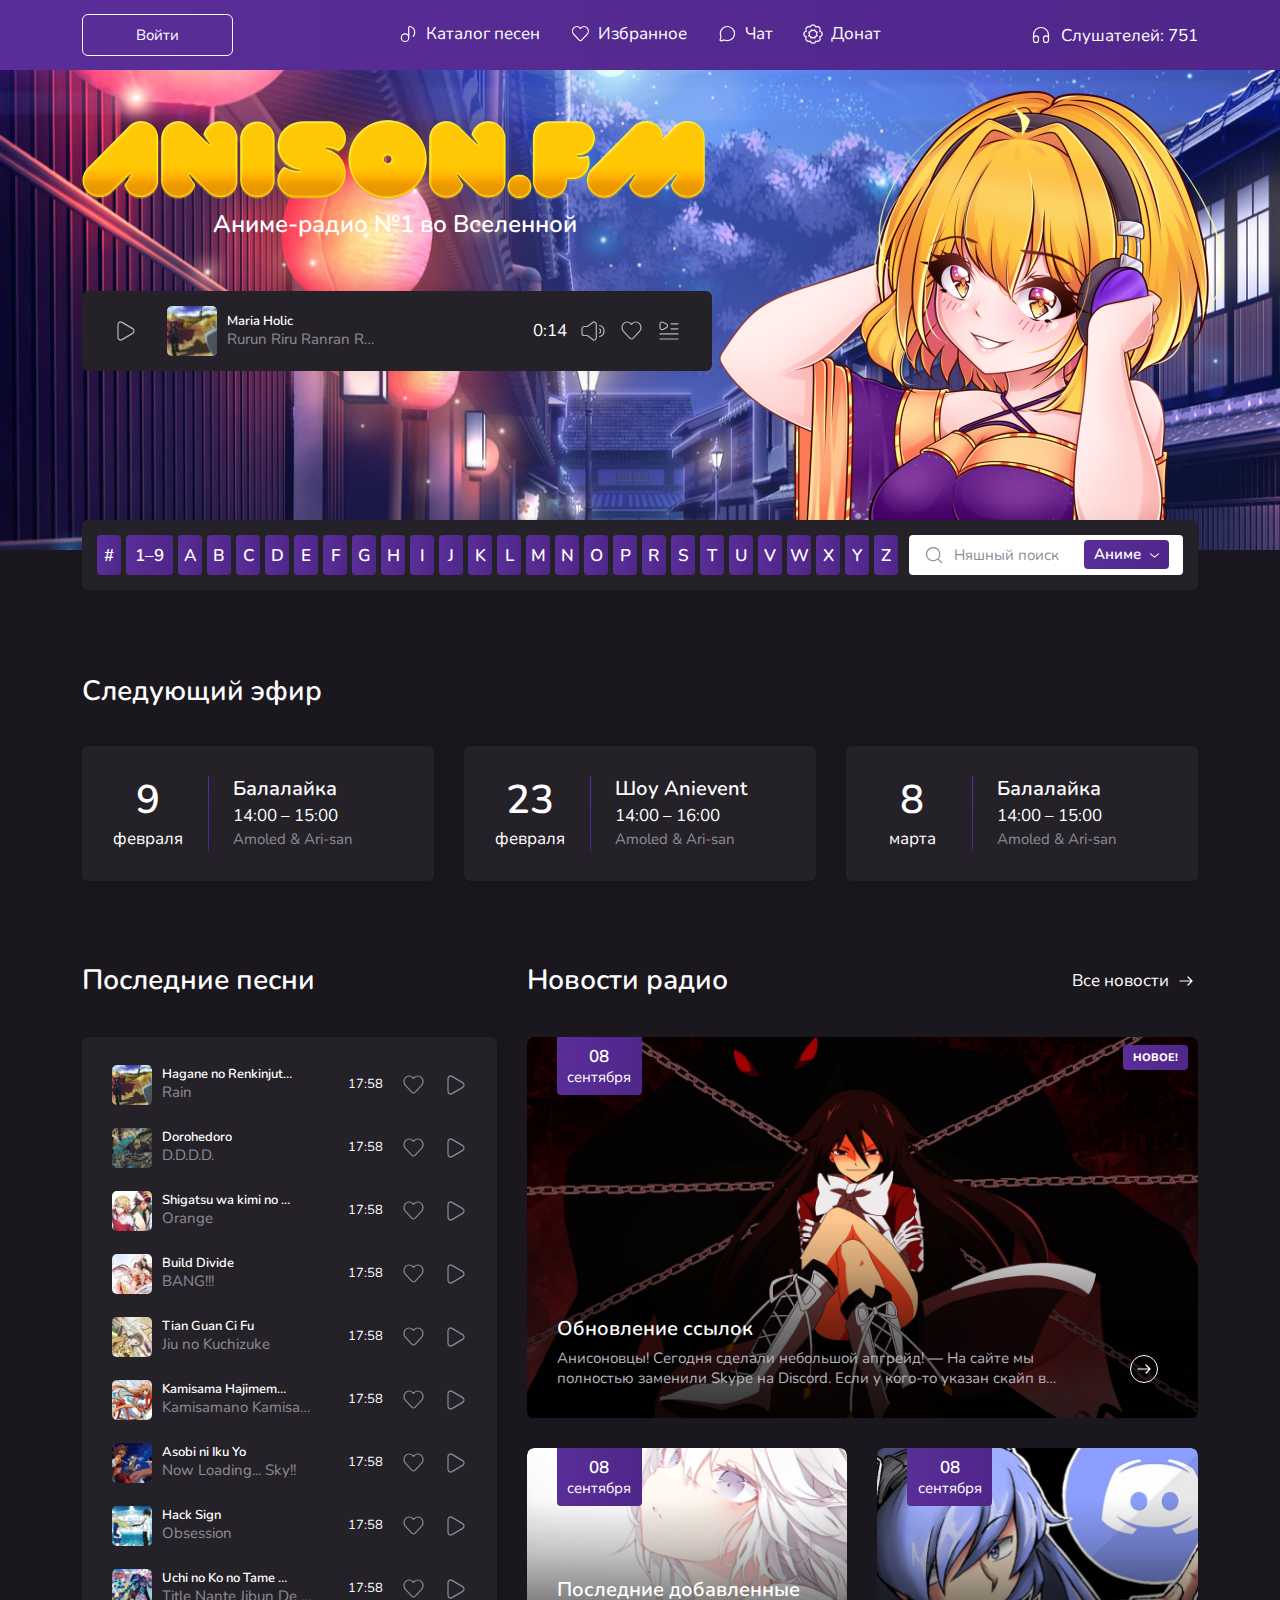
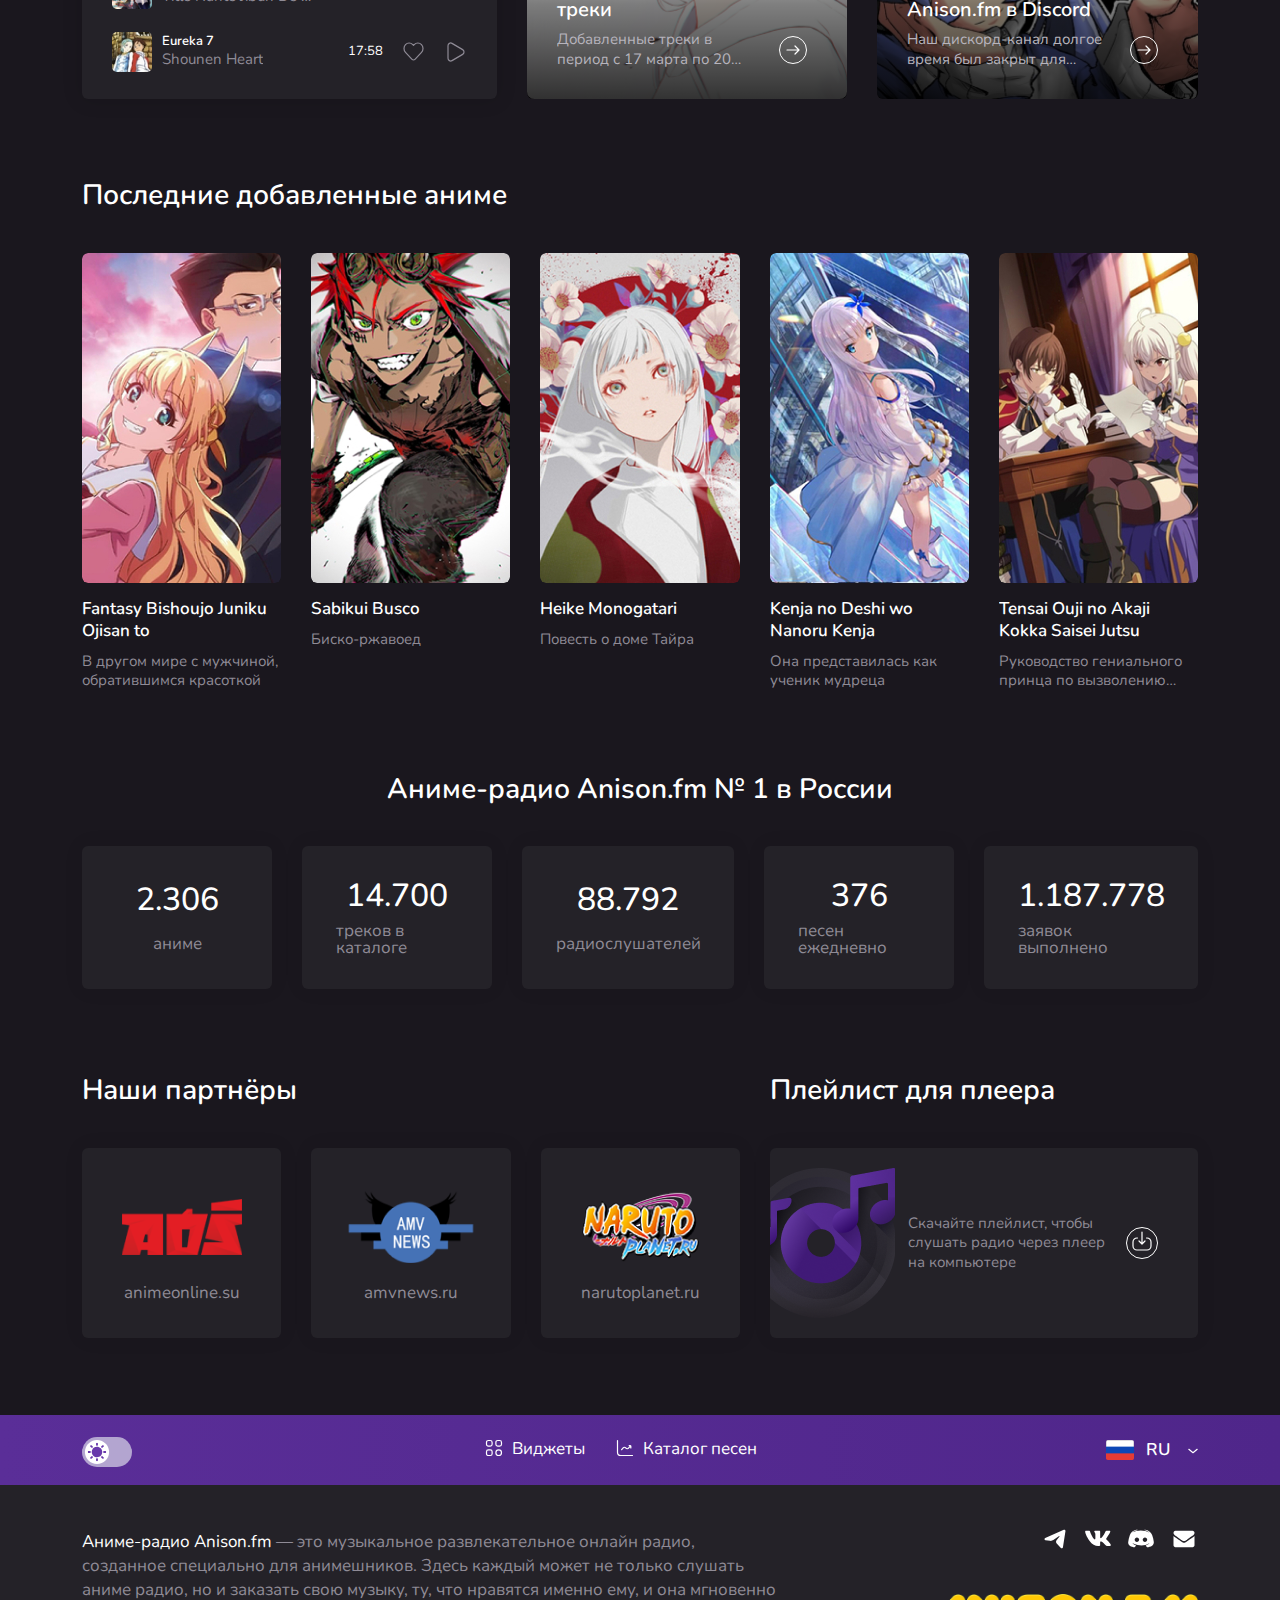
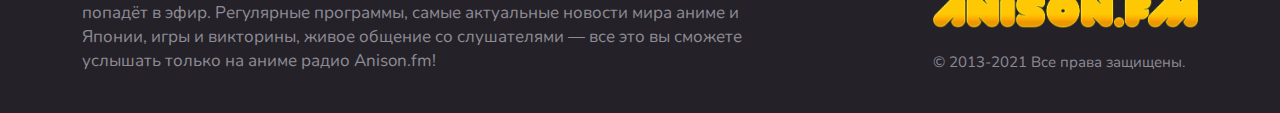
<file: modals/track-modals-order-full.html>
<!doctype html>
<html lang="ru">
<head>
    <meta charset="UTF-8">
    <meta name="viewport"
          content="width=device-width, user-scalable=no, initial-scale=1.0, maximum-scale=1.0, minimum-scale=1.0">
    <meta http-equiv="X-UA-Compatible" content="ie=edge">
    <title>Anison.fm</title>
    <link rel="stylesheet" href="../scss/swiper-bundle.css">
    <link rel="stylesheet" href="../scss/select2.min.css">
    <link rel="stylesheet" href="../scss/bootstrap.min.css">
    <link rel="stylesheet" href="../scss/main.css">
</head>
<body class="dark-theme">
<div class="page">
    <!--header-->
    <header class="header">
        <div class="header-bg">
            <div class="container">
                <div class="row">
                    <div class="col-12">
                        <div class="header-menu">
                            <div class="header-login">
                                <button type="button" class="header-login__btn" data-bs-toggle="modal"
                                        data-bs-target="#exampleModal">
                                    Войти
                                </button>
                            </div>
                            <nav class="nav-menu">
                                <li class="nav-item">
                                    <a href="#" class="nav-link">
                                        <svg class="nav-link__icon">
                                            <use xlink:href="../img/sprite.svg#song-icon"></use>
                                        </svg>
                                        <p class="nav-link__text">Каталог песен</p>
                                    </a>
                                </li>
                                <li class="nav-item">
                                    <a href="#" class="nav-link">
                                        <svg class="nav-link__icon">
                                            <use xlink:href="../img/sprite.svg#fav-icon"></use>
                                        </svg>
                                        <p class="nav-link__text">Избранное</p>
                                    </a>
                                </li>
                                <li class="nav-item">
                                    <a href="#" class="nav-link">
                                        <svg class="nav-link__icon">
                                            <use xlink:href="../img/sprite.svg#chat-icon"></use>
                                        </svg>
                                        <p class="nav-link__text">Чат</p>
                                    </a>
                                </li>
                                <li class="nav-item">
                                    <a href="#" class="nav-link">
                                        <svg class="nav-link__icon">
                                            <use xlink:href="../img/sprite.svg#donat-icon"></use>
                                        </svg>
                                        <p class="nav-link__text">Донат</p>
                                    </a>
                                </li>
                            </nav>
                            <div class="header-listeners">
                                <div class="listeners-block">
                                    <svg class="listeners-block__icon">
                                        <use xlink:href="../img/sprite.svg#listeners-icon"></use>
                                    </svg>
                                    <p class="listeners-block__text">Слушателей: 751</p>
                                </div>
                            </div>
                            <div class="btn-container">
                                <button class="menu-btn">
                                    <svg class="menu-btn__icon">
                                        <use xlink:href="../img/sprite.svg#menu-icon"></use>
                                    </svg>
                                </button>
                            </div>
                        </div>
                    </div>
                </div>
            </div>
            <nav class="mobile-nav">
                <div class="mobile-header">
                    <div class="header-listeners">
                        <div class="listeners-block">
                            <svg class="listeners-block__icon">
                                <use xlink:href="../img/sprite.svg#listeners-icon"></use>
                            </svg>
                            <p class="listeners-block__text">Слушателей: 751</p>
                        </div>
                    </div>
                    <button type="button" class="btn-close btn-close--mobile"></button>
                </div>
                <div class="mobile-menu">
                    <button type="button" class="header-login__btn header-login__btn--mobile" data-bs-toggle="modal"
                            data-bs-target="#exampleModal">
                        Войти
                    </button>
                    <!--                <div class="profile-block">-->
                    <!--                    <img src="../img/backgrounds/profile-img.png " alt="" class="profile-block__img">-->
                    <!--                    <p class="profile-block__title">Arifureta</p>-->
                    <!--                </div>-->
                    <li class="mobile-item">
                        <a href="" class="mobile-link">
                            <svg class="mobile-link__icon">
                                <use xlink:href="../img/sprite.svg#song-icon"></use>
                            </svg>
                            <p class="mobile-link__text">Каталог песен</p>
                        </a>
                    </li>
                    <li class="mobile-item">
                        <a href="# " class="mobile-link">
                            <svg class="mobile-link__icon">
                                <use xlink:href="../img/sprite.svg#fav-icon"></use>
                            </svg>
                            <p class="mobile-link__text">Избранное</p>
                        </a>
                    </li>
                    <li class="mobile-item">
                        <a href="# " class="mobile-link">
                            <svg class="mobile-link__icon">
                                <use xlink:href="../img/sprite.svg#chat-icon"></use>
                            </svg>
                            <p class="mobile-link__text">Чат</p>
                        </a>
                    </li>
                    <li class="mobile-item">
                        <a href="# " class="mobile-link">
                            <svg class="mobile-link__icon">
                                <use xlink:href="../img/sprite.svg#donat-icon"></use>
                            </svg>
                            <p class="mobile-link__text">Донат</p>
                        </a>
                    </li>
                    <li class="mobile-item">
                        <a href="# " class="mobile-link">
                            <svg class="mobile-link__icon">
                                <use xlink:href="../img/sprite.svg#widgets-icon"></use>
                            </svg>
                            <p class="mobile-link__text">Виджеты</p>
                        </a>
                    </li>
                    <li class="mobile-item">
                        <a href="# " class="mobile-link">
                            <svg class="mobile-link__icon">
                                <use xlink:href="../img/sprite.svg#statistic-icon"></use>
                            </svg>
                            <p class="mobile-link__text">Статистика</p>
                        </a>
                    </li>
                </div>

            </nav>
        </div>
    </header>
    <!--main-->
    <main class="main">
        <!--main-section-->
        <div class="main-bg">
            <div class="container">
                <div class="row">
                    <div class="col-12">
                        <div class="main-wrapper">
                            <div class="main-block">
                                <h1 class="logo-title">
                                    <a href="/" class="logo-link">
                                        <img src="../img/logo-main.png" alt="logo" class="logo-link__img">
                                    </a>
                                    <p class="logo-title__subtitle">Аниме-радио №1 во Вселенной</p>
                                </h1>
                                <div class="player-wrapper">
                                    <div class="player-item">
                                        <div class="d-flex align-items-center">
                                            <div class="song-group mr-30">
                                                <button class="song-play">
                                                    <svg class="song-play__start">
                                                        <use href="../img/sprite.svg#start-icon"></use>
                                                    </svg>
                                                    <svg class="song-play__stop hide">
                                                        <use href="../img/sprite.svg#stop-icon"></use>
                                                    </svg>
                                                </button>
                                            </div>
                                            <div class="song-box">
                                                <img src="../img/song/song-1.jpg" alt=""
                                                     class="song-item__img song-item__img--title">
                                                <div class="d-flex flex-column">
                                                    <a href="#" class="song-box__title">Maria Holic</a>
                                                    <p class="song-box__subtitle">Rurun Riru Ranran Rara</p>
                                                </div>
                                            </div>
                                        </div>
                                        <div class="song-group">
                                            <p class="song-item__time">0:14</p>
                                            <div class="song-container">
                                                <button class="song-sound">
                                                    <svg class="song-sound__icon song-sound__icon--on">
                                                        <use href="../img/sprite.svg#sound-icon"></use>
                                                    </svg>
                                                    <svg class="song-sound__icon song-sound__icon--off hide">
                                                        <use href="../img/sprite.svg#sound-icon-off"></use>
                                                    </svg>
                                                </button>
                                                <div class="list-dropdown hide">
                                                    <input type="range" class="form-range" min="0" max="100"
                                                           id="customRange2">
                                                </div>
                                            </div>
                                            <button class="song-like">
                                                <svg class="song-like__empty">
                                                    <use href="../img/sprite.svg#empty-icon"></use>
                                                </svg>
                                                <svg class="song-like__fill hide">
                                                    <use href="../img/sprite.svg#fill-icon"></use>
                                                </svg>
                                            </button>
                                            <button class="song-list" data-bs-toggle="modal" data-bs-target="#listModal">
                                                <svg class="song-list__icon">
                                                    <use href="../img/sprite.svg#list-icon"></use>
                                                </svg>
                                            </button>
                                        </div>
                                    </div>
                                    <div class="song-dropdown">
                                        <p class="song-dropdown__title">Далее в эфире</p>
                                        <div class="song-list">
                                            <div class="list-item">
                                                <div class="song-box">
                                                    <span class="list-item__number">1</span>
                                                    <img src="../img/song/song-11.jpg" alt="" class="song-item__img">
                                                    <div class="d-flex flex-column">
                                                        <a href="#" class="song-box__title">FLCL</a>
                                                        <p class="song-box__subtitle">Little Busters</p>
                                                    </div>
                                                </div>
                                                <div class="song-vote">
                                                    <div class="song-wrap">
                                                        <span class="song-vote__active"></span>
                                                        <a href="#" class="song-vote__author">Arri</a>
                                                    </div>
                                                    <button class="song-sign">
                                                        <svg class="song-sign__plus">
                                                            <use href="../img/sprite.svg#plus-icon"></use>
                                                        </svg>
                                                        <svg class="song-sign__minus hide">
                                                            <use href="../img/sprite.svg#minus-icon"></use>
                                                        </svg>
                                                    </button>
                                                    <div class="d-flex flex-column">
                                                        <span class="song-vote__votes">110</span>
                                                        <p class="song-vote__subtitle">голосов</p>
                                                    </div>
                                                </div>
                                            </div>
                                            <div class="list-item">
                                                <div class="song-box">
                                                    <span class="list-item__number">2</span>
                                                    <img src="../img/song/song-12.jpg" alt="" class="song-item__img">
                                                    <div class="d-flex flex-column">
                                                        <a href="#" class="song-box__title">AJIN</a>
                                                        <pp class="song-box__subtitle">Yoru wa Nemureru kai</pp>
                                                    </div>
                                                </div>
                                                <div class="song-vote">
                                                    <a href="#" class="song-vote__author">UsagiChiba</a>
                                                    <button class="song-sign">
                                                        <svg class="song-sign__plus">
                                                            <use href="../img/sprite.svg#plus-icon"></use>
                                                        </svg>
                                                        <svg class="song-sign__minus hide">
                                                            <use href="../img/sprite.svg#minus-icon"></use>
                                                        </svg>
                                                    </button>
                                                    <div class="d-flex flex-column">
                                                        <span class="song-vote__votes">11</span>
                                                        <p class="song-vote__subtitle">голосов</p>
                                                    </div>
                                                </div>
                                            </div>
                                            <div class="list-item">
                                                <div class="song-box">
                                                    <span class="list-item__number">3</span>
                                                    <img src="../img/song/song-13.jpg" alt="" class="song-item__img">
                                                    <div class="d-flex flex-column">
                                                        <a href="#" class="song-box__title">Uta no Prince-sama</a>
                                                        <p class="song-box__subtitle">Up-Down-Up!</p>
                                                    </div>
                                                </div>
                                                <div class="song-vote">
                                                    <a href="#" class="song-vote__author">WeebsVeteran</a>
                                                    <button class="song-sign">
                                                        <svg class="song-sign__plus">
                                                            <use href="../img/sprite.svg#plus-icon"></use>
                                                        </svg>
                                                        <svg class="song-sign__minus hide">
                                                            <use href="../img/sprite.svg#minus-icon"></use>
                                                        </svg>
                                                    </button>
                                                    <div class="d-flex flex-column">
                                                        <span class="song-vote__votes">10</span>
                                                        <p class="song-vote__subtitle">голосов</p>
                                                    </div>
                                                </div>
                                            </div>
                                            <div class="list-item">
                                                <div class="song-box">
                                                    <span class="list-item__number">4</span>
                                                    <img src="../img/song/song-14.jpg" alt="" class="song-item__img">
                                                    <div class="d-flex flex-column">
                                                        <a href="#" class="song-box__title">Rakudai Kishi no Cavalry</a>
                                                        <p class="song-box__subtitle">Rakudai Kishi no Cavalry</p>
                                                    </div>
                                                </div>
                                                <div class="song-vote">
                                                    <a href="#" class="song-vote__author">WeebsVeteran</a>
                                                    <button class="song-sign">
                                                        <svg class="song-sign__plus">
                                                            <use href="../img/sprite.svg#plus-icon"></use>
                                                        </svg>
                                                        <svg class="song-sign__minus hide">
                                                            <use href="../img/sprite.svg#minus-icon"></use>
                                                        </svg>
                                                    </button>
                                                    <div class="d-flex flex-column">
                                                        <span class="song-vote__votes">9</span>
                                                        <p class="song-vote__subtitle">голосов</p>
                                                    </div>
                                                </div>
                                            </div>
                                            <div class="list-item">
                                                <div class="song-box">
                                                    <span class="list-item__number">5</span>
                                                    <img src="../img/song/song-15.jpg" alt="" class="song-item__img">
                                                    <div class="d-flex flex-column">
                                                        <a href="#" class="song-box__title">Slayers</a>
                                                        <p class="song-box__subtitle">Get Along</p>
                                                    </div>
                                                </div>
                                                <div class="song-vote">
                                                    <a href="#" class="song-vote__author">Dead_Waifu</a>
                                                    <button class="song-sign">
                                                        <svg class="song-sign__plus">
                                                            <use href="../img/sprite.svg#plus-icon"></use>
                                                        </svg>
                                                        <svg class="song-sign__minus hide">
                                                            <use href="../img/sprite.svg#minus-icon"></use>
                                                        </svg>
                                                    </button>
                                                    <div class="d-flex flex-column">
                                                        <span class="song-vote__votes">7</span>
                                                        <p class="song-vote__subtitle">голосов</p>
                                                    </div>
                                                </div>
                                            </div>
                                            <button class="radio-link radio-link--dropdown" data-bs-toggle="modal"
                                                    data-bs-target="#listModal">
                                                <p class="radio-link__text">Вся очередь заказов</p>
                                                <svg class="radio-link__icon">
                                                    <use href="../img/sprite.svg#arrow-icon"></use>
                                                </svg>
                                            </button>
                                        </div>

                                    </div>
                                </div>
                            </div>
                            <div class="main-img">
                                <img src="../img/backgrounds/main-girl.png" alt="" class="main-img__img">
                            </div>
                            <div class="search-wrapper">
                                <div class="search-links">
                                    <a href="#" class="search-link">#</a>
                                    <a href="#" class="search-link">1–9</a>
                                    <a href="#" class="search-link">A</a>
                                    <a href="#" class="search-link">B</a>
                                    <a href="#" class="search-link">C</a>
                                    <a href="#" class="search-link">D</a>
                                    <a href="#" class="search-link">E</a>
                                    <a href="#" class="search-link">F</a>
                                    <a href="#" class="search-link">G</a>
                                    <a href="#" class="search-link">H</a>
                                    <a href="#" class="search-link">I</a>
                                    <a href="#" class="search-link">J</a>
                                    <a href="#" class="search-link">K</a>
                                    <a href="#" class="search-link">L</a>
                                    <a href="#" class="search-link">M</a>
                                    <a href="#" class="search-link">N</a>
                                    <a href="#" class="search-link">O</a>
                                    <a href="#" class="search-link">P</a>
                                    <a href="#" class="search-link">R</a>
                                    <a href="#" class="search-link">S</a>
                                    <a href="#" class="search-link">T</a>
                                    <a href="#" class="search-link">U</a>
                                    <a href="#" class="search-link">V</a>
                                    <a href="#" class="search-link">W</a>
                                    <a href="#" class="search-link">X</a>
                                    <a href="#" class="search-link">Y</a>
                                    <a href="#" class="search-link">Z</a>
                                </div>
                                <form onsubmit="event.preventDefault();" class="search-form">
                                    <label class="search-box">
                                        <svg class="search-box__icon">
                                            <use href="../img/sprite.svg#search-icon"></use>
                                        </svg>
                                        <input type="search" placeholder="Няшный поиск" class="search-box__input">
                                    </label>
                                    <div class="search-dropdown">
                                        <button class="search-dropdown__title">Аниме</button>
                                        <ul class="search-list ">
                                            <li class="search-item search-item--active">
                                                Аниме
                                            </li>
                                            <li class="search-item">
                                                Трек
                                            </li>
                                            <li class="search-item">
                                                Артист
                                            </li>
                                        </ul>
                                    </div>
                                    <div class="search-validation hide">
                                        <a href="#" class="validation-item">
                                            <img src="../img/song/song-1.jpg" alt="" class="validation-item__img">
                                            <div class="d-flex flex-column">
                                                <p class="validation-item__title">Full Metal Panic!</p>
                                                <p class="validation-item__subtitle">Стальная тревога!</p>
                                            </div>
                                        </a>
                                        <a href="#" class="validation-item">
                                            <img src="../img/song/song-1.jpg" alt="" class="validation-item__img">
                                            <div class="d-flex flex-column">
                                                <p class="validation-item__title">Hanage no Renkinjutsushi</p>
                                                <p class="validation-item__subtitle">Стальной алхимик</p>
                                            </div>
                                        </a>
                                        <a href="#" class="validation-item">
                                            <img src="../img/song/song-1.jpg" alt="" class="validation-item__img">
                                            <div class="d-flex flex-column">
                                                <p class="validation-item__title">Koutetsu Sangokushi</p>
                                                <p class="validation-item__subtitle">Стальные Хроники Царств</p>
                                            </div>
                                        </a>
                                        <a href="#" class="validation-item">
                                            <img src="../img/song/song-1.jpg" alt="" class="validation-item__img">
                                            <div class="d-flex flex-column">
                                                <p class="validation-item__title">Kurogane no Linebarrels</p>
                                                <p class="validation-item__subtitle">Стальные Лайнбаррели</p>
                                            </div>
                                        </a>
                                        <a href="#" class="validation-item">
                                            <img src="../img/song/song-1.jpg" alt="" class="validation-item__img">
                                            <div class="d-flex flex-column">
                                                <p class="validation-item__title">M3: Sono Kuroki Hagane</p>
                                                <p class="validation-item__subtitle">М3: Эта Чёрная Сталь</p>
                                            </div>
                                        </a>
                                        <a href="#" class="validation-item">
                                            <img src="../img/song/song-1.jpg" alt="" class="validation-item__img">
                                            <div class="d-flex flex-column">
                                                <p class="validation-item__title">M3: Sono Kuroki Hagane</p>
                                                <p class="validation-item__subtitle">М3: Эта Чёрная Сталь</p>
                                            </div>
                                        </a>
                                    </div>
                                    <div class=" search-validation search-validation--text hide">
                                        <a href="#" class="validation-item">
                                            <p class="validation-item__title">Nanase Hikaru</p>
                                        </a>
                                        <a href="#" class="validation-item">
                                            <p class="validation-item__title">Nana Mizuki</p>
                                        </a>
                                        <a href="#" class="validation-item">
                                            <p class="validation-item__title">Nanairo Namida</p>
                                        </a>
                                        <a href="#" class="validation-item">
                                            <p class="validation-item__title">Hazel Fernandes</p>
                                        </a>
                                        <a href="#" class="validation-item">
                                            <p class="validation-item__title">Shiho Nanba</p>
                                        </a>
                                        <a href="#" class="validation-item">
                                            <p class="validation-item__title">Shiho Nanba</p>
                                        </a>
                                    </div>
                                </form>
                            </div>
                        </div>

                    </div>
                </div>
            </div>
        </div>
        <!--player-mobile-->
        <div class="main-bg-mobile">
            <div class="container">
                <div class="row">
                    <div class="col-12">
                        <div class="mobile-grid">
                            <div class="mobile-grid-item">
                                <div class="mobile-box">
                                    <div class="d-flex align-items-center">
                                        <img src="../img/song/song-1.jpg" alt="" class="mobile-box__img">
                                        <div class="d-flex flex-column">
                                            <a href="#" class="mobile-box__title">Maria Holic</a>
                                            <p class="mobile-box__subtitle">Rurun Riru Ranran Rara</p>
                                        </div>
                                    </div>
                                    <p class="mobile-box__time">17:58</p>
                                </div>
                                <div class="song-group">
                                    <button class="song-like">
                                        <svg class="song-like__empty song-like__empty--grey">
                                            <use href="../img/sprite.svg#empty-icon"></use>
                                        </svg>
                                        <svg class="song-like__fill hide">
                                            <use href="../img/sprite.svg#fill-icon"></use>
                                        </svg>
                                    </button>
                                    <button class="song-play">
                                        <svg class="song-play__start song-play__start--grey">
                                            <use href="../img/sprite.svg#start-icon"></use>
                                        </svg>
                                        <svg class="song-play__stop song-play__stop--black hide">
                                            <use href="../img/sprite.svg#stop-icon"></use>
                                        </svg>
                                    </button>
                                    <button class="song-list" data-bs-toggle="modal" data-bs-target="#listModal">
                                        <svg class="song-list__icon">
                                            <use href="../img/sprite.svg#list-icon"></use>
                                        </svg>
                                    </button>
                                </div>
                            </div>
                            <a href="#" class="mobile-btn">Заказать трек</a>
                            <div class="search-wrapper search-wrapper--mobile">
                                <form onsubmit="event.preventDefault();" class="search-form">
                                    <label class="search-box">
                                        <svg class="search-box__icon">
                                            <use href="../img/sprite.svg#search-icon"></use>
                                        </svg>
                                        <input type="search" placeholder="Няшный поиск" class="search-box__input">
                                    </label>
                                    <div class="search-dropdown">
                                        <button class="search-dropdown__title">Аниме</button>
                                        <ul class="search-list ">
                                            <li class="search-item search-item--active">
                                                Аниме
                                            </li>
                                            <li class="search-item">
                                                Трек
                                            </li>
                                            <li class="search-item">
                                                Артист
                                            </li>
                                        </ul>
                                    </div>
                                    <div class="search-validation hide">
                                        <a href="#" class="validation-item">
                                            <img src="../img/song/song-1.jpg" alt="" class="validation-item__img">
                                            <div class="d-flex flex-column">
                                                <p class="validation-item__title">Full Metal Panic!</p>
                                                <p class="validation-item__subtitle">Стальная тревога!</p>
                                            </div>
                                        </a>
                                        <a href="#" class="validation-item">
                                            <img src="../img/song/song-1.jpg" alt="" class="validation-item__img">
                                            <div class="d-flex flex-column">
                                                <p class="validation-item__title">Hanage no Renkinjutsushi</p>
                                                <p class="validation-item__subtitle">Стальной алхимик</p>
                                            </div>
                                        </a>
                                        <a href="#" class="validation-item">
                                            <img src="../img/song/song-1.jpg" alt="" class="validation-item__img">
                                            <div class="d-flex flex-column">
                                                <p class="validation-item__title">Koutetsu Sangokushi</p>
                                                <p class="validation-item__subtitle">Стальные Хроники Царств</p>
                                            </div>
                                        </a>
                                        <a href="#" class="validation-item">
                                            <img src="../img/song/song-1.jpg" alt="" class="validation-item__img">
                                            <div class="d-flex flex-column">
                                                <p class="validation-item__title">Kurogane no Linebarrels</p>
                                                <p class="validation-item__subtitle">Стальные Лайнбаррели</p>
                                            </div>
                                        </a>
                                        <a href="#" class="validation-item">
                                            <img src="../img/song/song-1.jpg" alt="" class="validation-item__img">
                                            <div class="d-flex flex-column">
                                                <p class="validation-item__title">M3: Sono Kuroki Hagane</p>
                                                <p class="validation-item__subtitle">М3: Эта Чёрная Сталь</p>
                                            </div>
                                        </a>
                                        <a href="#" class="validation-item">
                                            <img src="../img/song/song-1.jpg" alt="" class="validation-item__img">
                                            <div class="d-flex flex-column">
                                                <p class="validation-item__title">M3: Sono Kuroki Hagane</p>
                                                <p class="validation-item__subtitle">М3: Эта Чёрная Сталь</p>
                                            </div>
                                        </a>
                                    </div>
                                    <div class=" search-validation search-validation--text hide">
                                        <a href="#" class="validation-item">
                                            <p class="validation-item__title">Nanase Hikaru</p>
                                        </a>
                                        <a href="#" class="validation-item">
                                            <p class="validation-item__title">Nana Mizuki</p>
                                        </a>
                                        <a href="#" class="validation-item">
                                            <p class="validation-item__title">Nanairo Namida</p>
                                        </a>
                                        <a href="#" class="validation-item">
                                            <p class="validation-item__title">Hazel Fernandes</p>
                                        </a>
                                        <a href="#" class="validation-item">
                                            <p class="validation-item__title">Shiho Nanba</p>
                                        </a>
                                        <a href="#" class="validation-item">
                                            <p class="validation-item__title">Shiho Nanba</p>
                                        </a>
                                    </div>
                                </form>
                            </div>
                        </div>


                    </div>
                </div>
            </div>
        </div>
        <div class="section-bg">
            <!--music-section-->
            <div class="container">
                <!--live-section-->
                <div class="row">
                    <div class="col-12">
                        <div class="live-wrapper">
                            <div class="live-block">
                                <h2 class="live-block__title">Следующий эфир</h2>
                                <div class="live-grid">
                                    <a href="#" class="live-item">
                                        <div class="live-date">
                                        <span class="live-date__number">
                                            9
                                        </span>
                                            <p class="live-date__month">февраля</p>
                                        </div>
                                        <div class="live-info">
                                            <p class="live-info__title">Балалайка</p>
                                            <p class="live-info__time">14:00 – 15:00</p>
                                            <p class="live-info__author">Amoled & Ari-san</p>
                                        </div>
                                    </a>
                                    <a href="#" class="live-item">
                                        <div class="live-date">
                                        <span class="live-date__number">
                                          23
                                        </span>
                                            <p class="live-date__month">февраля</p>
                                        </div>
                                        <div class="live-info">
                                            <p class="live-info__title">Шоу Anievent</p>
                                            <p class="live-info__time">14:00 – 16:00</p>
                                            <p class="live-info__author">Amoled & Ari-san</p>
                                        </div>
                                    </a>
                                    <a href="#" class="live-item">
                                        <div class="live-date">
                                        <span class="live-date__number">
                                            8
                                        </span>
                                            <p class="live-date__month">марта</p>
                                        </div>
                                        <div class="live-info">
                                            <p class="live-info__title">Балалайка</p>
                                            <p class="live-info__time">14:00 – 15:00</p>
                                            <p class="live-info__author">Amoled & Ari-san</p>
                                        </div>
                                    </a>
                                </div>
                            </div>
                        </div>
                    </div>
                </div>
                <!--news-section-->
                <div class="row">
                    <div class="col-12">
                        <div class="music-wrapper">
                            <div class="song-wrapper">
                                <h2 class="song-wrapper__title">Последние песни</h2>
                                <div class="song-grid ">
                                    <div class="song-item ">
                                        <div class="song-box">
                                            <img src="../img/song/song-1.jpg" alt="" class="song-item__img">
                                            <div class="d-flex flex-column">
                                                <p class="song-box__title">Hagane no Renkinjutsushi</p>
                                                <p class="song-box__subtitle">Rain</p>
                                            </div>
                                        </div>
                                        <div class="song-group">
                                            <p class="song-item__time">17:58</p>
                                            <button class="song-like">
                                                <svg class="song-like__empty song-like__empty--grey">
                                                    <use href="../img/sprite.svg#empty-icon"></use>
                                                </svg>
                                                <svg class="song-like__fill hide">
                                                    <use href="../img/sprite.svg#fill-icon"></use>
                                                </svg>
                                            </button>
                                            <button class="song-play">
                                                <svg class="song-play__start song-play__start--grey">
                                                    <use href="../img/sprite.svg#start-icon"></use>
                                                </svg>
                                                <svg class="song-play__stop song-play__stop--black hide">
                                                    <use href="../img/sprite.svg#stop-icon"></use>
                                                </svg>
                                            </button>
                                        </div>
                                    </div>
                                    <div class="song-item">
                                        <div class="song-box">
                                            <img src="../img/song/song-2.jpg" alt="" class="song-item__img">
                                            <div class="d-flex flex-column">
                                                <p class="song-box__title">Dorohedoro</p>
                                                <p class="song-box__subtitle">D.D.D.D.</p>
                                            </div>
                                        </div>
                                        <div class="song-group">
                                            <p class="song-item__time">17:58</p>
                                            <button class="song-like">
                                                <svg class="song-like__empty song-like__empty--grey">
                                                    <use href="../img/sprite.svg#empty-icon"></use>
                                                </svg>
                                                <svg class="song-like__fill hide">
                                                    <use href="../img/sprite.svg#fill-icon"></use>
                                                </svg>
                                            </button>
                                            <button class="song-play">
                                                <svg class="song-play__start song-play__start--grey">
                                                    <use href="../img/sprite.svg#start-icon"></use>
                                                </svg>
                                                <svg class="song-play__stop song-play__stop--black hide">
                                                    <use href="../img/sprite.svg#stop-icon"></use>
                                                </svg>
                                            </button>
                                        </div>
                                    </div>
                                    <div class="song-item">
                                        <div class="song-box">
                                            <img src="../img/song/song-3.jpg" alt="" class="song-item__img">
                                            <div class="d-flex flex-column">
                                                <p class="song-box__title">Shigatsu wa kimi no uso</p>
                                                <p class="song-box__subtitle">Orange</p>
                                            </div>
                                        </div>
                                        <div class="song-group">
                                            <p class="song-item__time">17:58</p>
                                            <button class="song-like">
                                                <svg class="song-like__empty song-like__empty--grey">
                                                    <use href="../img/sprite.svg#empty-icon"></use>
                                                </svg>
                                                <svg class="song-like__fill hide">
                                                    <use href="../img/sprite.svg#fill-icon"></use>
                                                </svg>
                                            </button>
                                            <button class="song-play">
                                                <svg class="song-play__start song-play__start--grey">
                                                    <use href="../img/sprite.svg#start-icon"></use>
                                                </svg>
                                                <svg class="song-play__stop song-play__stop--black hide">
                                                    <use href="../img/sprite.svg#stop-icon"></use>
                                                </svg>
                                            </button>
                                        </div>
                                    </div>
                                    <div class="song-item">

                                        <div class="song-box">
                                            <img src="../img/song/song-5.jpg" alt="" class="song-item__img">
                                            <div class="d-flex flex-column">
                                                <p class="song-box__title">Build Divide</p>
                                                <p class="song-box__subtitle">BANG!!!</p>
                                            </div>
                                        </div>
                                        <div class="song-group">
                                            <p class="song-item__time">17:58</p>
                                            <button class="song-like">
                                                <svg class="song-like__empty song-like__empty--grey">
                                                    <use href="../img/sprite.svg#empty-icon"></use>
                                                </svg>
                                                <svg class="song-like__fill hide">
                                                    <use href="../img/sprite.svg#fill-icon"></use>
                                                </svg>
                                            </button>
                                            <button class="song-play">
                                                <svg class="song-play__start song-play__start--grey">
                                                    <use href="../img/sprite.svg#start-icon"></use>
                                                </svg>
                                                <svg class="song-play__stop song-play__stop--black hide">
                                                    <use href="../img/sprite.svg#stop-icon"></use>
                                                </svg>
                                            </button>
                                        </div>
                                    </div>
                                    <div class="song-item">

                                        <div class="song-box">
                                            <img src="../img/song/song-6.jpg" alt="" class="song-item__img">
                                            <div class="d-flex flex-column">
                                                <p class="song-box__title">Tian Guan Ci Fu</p>
                                                <p class="song-box__subtitle">Jiu no Kuchizuke</p>
                                            </div>
                                        </div>
                                        <div class="song-group">
                                            <p class="song-item__time">17:58</p>
                                            <button class="song-like">
                                                <svg class="song-like__empty song-like__empty--grey">
                                                    <use href="../img/sprite.svg#empty-icon"></use>
                                                </svg>
                                                <svg class="song-like__fill hide">
                                                    <use href="../img/sprite.svg#fill-icon"></use>
                                                </svg>
                                            </button>
                                            <button class="song-play">
                                                <svg class="song-play__start song-play__start--grey">
                                                    <use href="../img/sprite.svg#start-icon"></use>
                                                </svg>
                                                <svg class="song-play__stop song-play__stop--black hide">
                                                    <use href="../img/sprite.svg#stop-icon"></use>
                                                </svg>
                                            </button>
                                        </div>
                                    </div>
                                    <div class="song-item">
                                        <div class="song-box">
                                            <img src="../img/song/song-7.jpg" alt="" class="song-item__img">
                                            <div class="d-flex flex-column">
                                                <p class="song-box__title">Kamisama Hajimemashita</p>
                                                <p class="song-box__subtitle">Kamisamano Kamisama</p>
                                            </div>
                                        </div>
                                        <div class="song-group">
                                            <p class="song-item__time">17:58</p>
                                            <button class="song-like">
                                                <svg class="song-like__empty song-like__empty--grey">
                                                    <use href="../img/sprite.svg#empty-icon"></use>
                                                </svg>
                                                <svg class="song-like__fill hide">
                                                    <use href="../img/sprite.svg#fill-icon"></use>
                                                </svg>
                                            </button>
                                            <button class="song-play">
                                                <svg class="song-play__start song-play__start--grey">
                                                    <use href="../img/sprite.svg#start-icon"></use>
                                                </svg>
                                                <svg class="song-play__stop song-play__stop--black hide">
                                                    <use href="../img/sprite.svg#stop-icon"></use>
                                                </svg>
                                            </button>
                                        </div>
                                    </div>
                                    <div class="song-item">
                                        <div class="song-box">
                                            <img src="../img/song/song-8.jpg" alt="" class="song-item__img">
                                            <div class="d-flex flex-column">
                                                <p class="song-box__title">Asobi ni Iku Yo</p>
                                                <p class="song-box__subtitle">Now Loading... Sky!!</p>
                                            </div>
                                        </div>
                                        <div class="song-group">
                                            <p class="song-item__time">17:58</p>
                                            <button class="song-like">
                                                <svg class="song-like__empty song-like__empty--grey">
                                                    <use href="../img/sprite.svg#empty-icon"></use>
                                                </svg>
                                                <svg class="song-like__fill hide">
                                                    <use href="../img/sprite.svg#fill-icon"></use>
                                                </svg>
                                            </button>
                                            <button class="song-play">
                                                <svg class="song-play__start song-play__start--grey">
                                                    <use href="../img/sprite.svg#start-icon"></use>
                                                </svg>
                                                <svg class="song-play__stop song-play__stop--black hide">
                                                    <use href="../img/sprite.svg#stop-icon"></use>
                                                </svg>
                                            </button>
                                        </div>
                                    </div>
                                    <div class="song-item">
                                        <div class="song-box">
                                            <img src="../img/song/song-9.jpg" alt="" class="song-item__img">
                                            <div class="d-flex flex-column">
                                                <p class="song-box__title">Hack Sign</p>
                                                <p class="song-box__subtitle">Obsession</p>
                                            </div>
                                        </div>
                                        <div class="song-group">
                                            <p class="song-item__time">17:58</p>
                                            <button class="song-like">
                                                <svg class="song-like__empty song-like__empty--grey">
                                                    <use href="../img/sprite.svg#empty-icon"></use>
                                                </svg>
                                                <svg class="song-like__fill hide">
                                                    <use href="../img/sprite.svg#fill-icon"></use>
                                                </svg>
                                            </button>
                                            <button class="song-play">
                                                <svg class="song-play__start song-play__start--grey">
                                                    <use href="../img/sprite.svg#start-icon"></use>
                                                </svg>
                                                <svg class="song-play__stop song-play__stop--black hide">
                                                    <use href="../img/sprite.svg#stop-icon"></use>
                                                </svg>
                                            </button>
                                        </div>
                                    </div>
                                    <div class="song-item">
                                        <div class="song-box">
                                            <img src="../img/song/song-4.jpg" alt="" class="song-item__img">
                                            <div class="d-flex flex-column">
                                                <p class="song-box__title">Uchi no Ko no Tame Narabararar</p>
                                                <p class="song-box__subtitle">Title Nante Jibun De Kangaenasai</p>
                                            </div>
                                        </div>
                                        <div class="song-group">
                                            <p class="song-item__time">17:58</p>
                                            <button class="song-like">
                                                <svg class="song-like__empty song-like__empty--grey">
                                                    <use href="../img/sprite.svg#empty-icon"></use>
                                                </svg>
                                                <svg class="song-like__fill hide">
                                                    <use href="../img/sprite.svg#fill-icon"></use>
                                                </svg>
                                            </button>
                                            <button class="song-play">
                                                <svg class="song-play__start song-play__start--grey">
                                                    <use href="../img/sprite.svg#start-icon"></use>
                                                </svg>
                                                <svg class="song-play__stop song-play__stop--black hide">
                                                    <use href="../img/sprite.svg#stop-icon"></use>
                                                </svg>
                                            </button>
                                        </div>
                                    </div>
                                    <div class="song-item">
                                        <div class="song-box">
                                            <img src="../img/song/song-10.jpg" alt="" class="song-item__img">
                                            <div class="d-flex flex-column">
                                                <p class="song-box__title">Eureka 7</p>
                                                <p class="song-box__subtitle">Shounen Heart</p>
                                            </div>
                                        </div>
                                        <div class="song-group">
                                            <p class="song-item__time">17:58</p>
                                            <button class="song-like">
                                                <svg class="song-like__empty song-like__empty--grey">
                                                    <use href="../img/sprite.svg#empty-icon"></use>
                                                </svg>
                                                <svg class="song-like__fill hide">
                                                    <use href="../img/sprite.svg#fill-icon"></use>
                                                </svg>
                                            </button>
                                            <button class="song-play">
                                                <svg class="song-play__start song-play__start--grey">
                                                    <use href="../img/sprite.svg#start-icon"></use>
                                                </svg>
                                                <svg class="song-play__stop song-play__stop--black hide">
                                                    <use href="../img/sprite.svg#stop-icon"></use>
                                                </svg>
                                            </button>
                                        </div>
                                    </div>
                                </div>
                            </div>
                            <div class="radio-container">
                                <div class="radio-wrapper">
                                    <h2 class="radio-wrapper__title">Новости радио</h2>
                                    <a href="#" class="radio-link">
                                        <p class="radio-link__text">Все новости</p>
                                        <svg class="radio-link__icon">
                                            <use xlink:href="../img/sprite.svg#arrow-icon"></use>
                                        </svg>
                                    </a>
                                </div>
                                <div class="radio-grid">
                                    <a href="#" class="radio-item">
                                        <div class="radio-item__img-wrapper">
                                            <img src="../img/song/radio-1.png" alt="" class="radio-item__img">
                                        </div>
                                        <div class="date-block">
                                            <span class="date-block__number">08</span>
                                            <p class="date-block__month">сентября</p>
                                        </div>
                                        <div class="radio-info">
                                            <p class="radio-info__title">Обновление ссылок</p>
                                            <div class="radio-box">
                                                <p class="radio-box__subtitle">Анисоновцы! Сегодня сделали небольшой
                                                    апгрейд!
                                                    — На сайте мы полностью заменили Skype на Discord. Если у кого-то
                                                    указан
                                                    скайп в профиле, то можете...</p>
                                                <div class="radio-bg">
                                                    <svg class="radio-icon">
                                                        <use xlink:href="../img/sprite.svg#arrow-icon"></use>
                                                    </svg>
                                                </div>
                                            </div>
                                        </div>
                                        <span class="radio-new">Новое!</span>
                                    </a>
                                    <a href="#" class="radio-item">
                                        <div class="radio-item__img-wrapper">
                                            <img src="../img/song/radio-2.png" alt="" class="radio-item__img">
                                        </div>
                                        <div class="date-block">
                                            <span class="date-block__number">08</span>
                                            <p class="date-block__month">сентября</p>
                                        </div>
                                        <div class="radio-info">
                                            <p class="radio-info__title">Последние добавленные треки</p>
                                            <div class="radio-box">
                                                <p class="radio-box__subtitle">Добавленные треки в период с 17 марта по
                                                    20
                                                    апреля. Найти сп…</p>
                                                <div class="radio-bg">
                                                    <svg class="radio-icon">
                                                        <use xlink:href="../img/sprite.svg#arrow-icon"></use>
                                                    </svg>
                                                </div>
                                            </div>
                                        </div>
                                    </a>
                                    <a href="#" class="radio-item">
                                        <div class="radio-item__img-wrapper">
                                            <img src="../img/song/radio-3.png" alt="" class="radio-item__img">
                                        </div>
                                        <div class="date-block">
                                            <span class="date-block__number">08</span>
                                            <p class="date-block__month">сентября</p>
                                        </div>
                                        <div class="radio-info">
                                            <p class="radio-info__title">Anison.fm в Discord</p>
                                            <div class="radio-box">
                                                <p class="radio-box__subtitle">Наш дискорд-канал долгое время был закрыт
                                                    для
                                                    слушателей, Мы вернулись</p>
                                                <div class="radio-bg">
                                                    <svg class="radio-icon">
                                                        <use xlink:href="../img/sprite.svg#arrow-icon"></use>
                                                    </svg>
                                                </div>
                                            </div>
                                        </div>
                                    </a>
                                    </a>
                                </div>
                                <a href="#" class="radio-link radio-link--mobile">
                                    <p class="radio-link__text">Все новости</p>
                                    <svg class="radio-link__icon">
                                        <use xlink:href="../img/sprite.svg#arrow-icon"></use>
                                    </svg>
                                </a>
                            </div>
                        </div>
                    </div>
                </div>
                <!--updates-section-->
                <div class="row">
                    <div class="col-12">
                        <div class="updates-wrapper">
                            <h2 class="updates-wrapper__title">Последние добавленные аниме</h2>
                            <div class="updates-grid">
                                <a href="#" class="updates-item">
                                    <div class="updates-group">
                                        <img src="../img/updates/updates-1.jpg" alt="" class="updates-item__img">
                                    </div>
                                    <p class="updates-item__title" data-bs-toggle="tooltip" data-bs-placement="bottom"
                                       data-bs-title="Fantasy Bishoujo Juniku Ojisan to">Fantasy Bishoujo Juniku Ojisan
                                        to</p>
                                    <p class="updates-item__subtitle">В другом мире с мужчиной, обратившимся
                                        красоткой</p>
                                </a>
                                <a href="#" class="updates-item">
                                    <div class="updates-group">
                                        <img src="../img/updates/updates-2.jpg" alt="" class="updates-item__img">
                                    </div>
                                    <p class="updates-item__title" data-bs-toggle="tooltip" data-bs-placement="bottom"
                                       data-bs-title="Sabikui Busco">Sabikui Busco</p>
                                    <p class="updates-item__subtitle">Биско-ржавоед</p>
                                </a>
                                <a href="#" class="updates-item">
                                    <div class="updates-group">
                                        <img src="../img/updates/updates-3.jpg" alt="" class="updates-item__img">
                                    </div>
                                    <p class="updates-item__title" data-bs-toggle="tooltip" data-bs-placement="bottom"
                                       data-bs-title="Heike Monogatari">Heike Monogatari</p>
                                    <p class="updates-item__subtitle">Повесть о доме Тайра</p>
                                </a>
                                <a href="#" class="updates-item">
                                    <div class="updates-group">
                                        <img src="../img/updates/updates-4.jpg" alt="" class="updates-item__img">
                                    </div>
                                    <p class="updates-item__title" data-bs-toggle="tooltip" data-bs-placement="bottom"
                                       data-bs-title="Kenja no Deshi wo Nanoru Kenja">Kenja no Deshi wo Nanoru Kenja</p>
                                    <p class="updates-item__subtitle">Она представилась как ученик мудреца</p>
                                </a>
                                <a href="#" class="updates-item">
                                    <div class="updates-group">
                                        <img src="../img/updates/updates-5.jpg" alt="" class="updates-item__img">
                                    </div>
                                    <p class="updates-item__title" data-bs-toggle="tooltip" data-bs-placement="bottom"
                                       data-bs-title="Tensai Ouji no Akaji Kokka Saisei Jutsu">Tensai Ouji no Akaji
                                        Kokka
                                        Saisei Jutsu</p>
                                    <p class="updates-item__subtitle">Руководство гениального принца по вызволению
                                        страны
                                        путешественников</p>
                                </a>
                            </div>
                        </div>
                    </div>
                </div>
                <!--top-section-->
                <div class="row">
                    <div class="col-12">
                        <div class="top-wrapper">
                            <h2 class="top-wrapper__title">Аниме-радио Anison.fm № 1 в России</h2>
                            <div class="top-grid">
                                <div class="top-item">
                                    <span class="top-item__number">2.306</span>
                                    <p class="top-item__text">аниме</p>
                                </div>
                                <div class="top-item">
                                    <span class="top-item__number">14.700</span>
                                    <p class="top-item__text">треков в каталоге</p>
                                </div>
                                <div class="top-item">
                                    <span class="top-item__number">88.792</span>
                                    <p class="top-item__text">радиослушателей</p>
                                </div>
                                <div class="top-item">
                                    <span class="top-item__number">376</span>
                                    <p class="top-item__text">песен ежедневно</p>
                                </div>
                                <div class="top-item">
                                    <span class="top-item__number">1.187.778</span>
                                    <p class="top-item__text">заявок выполнено</p>
                                </div>
                            </div>
                        </div>
                    </div>
                </div>
                <!--partners-section-->
                <div class="row">
                    <div class="col-12">
                        <div class="partners-container">
                            <div class="partners-wrapper">
                                <h2 class="partners-wrapper__title">Наши партнёры</h2>
                                <div class="partners-grid">
                                    <a href="#" class="partners-item">
                                        <img src="../img/partners/partners-1.png" alt="" class="partners-item__img">
                                        <p class="partners-item__text">animeonline.su</p>
                                    </a>
                                    <a href="#" class="partners-item">
                                        <img src="../img/partners/partners-2.png" alt="" class="partners-item__img">
                                        <p class="partners-item__text">amvnews.ru</p>
                                    </a>
                                    <a href="#" class="partners-item">
                                        <img src="../img/partners/partners-3.png" alt="" class="partners-item__img">
                                        <p class="partners-item__text">narutoplanet.ru</p>
                                    </a>
                                </div>
                            </div>
                            <div class="playlist-wrapper">
                                <h2 class="playlist-wrapper__title">Плейлист для плеера</h2>
                                <div class="playlist-grid">
                                    <a href="#" class="playlist-item">
                                        <p class="playlist-item__text">Скачайте плейлист, чтобы слушать радио через
                                            плеер на компьютере</p>
                                        <span class="playlist-bg">
                                        <svg class="playlist-icon">
                                            <use xlink:href="../img/sprite.svg#download-icon"></use>
                                        </svg>
                                    </span>
                                    </a>
                                </div>
                            </div>
                        </div>
                    </div>
                </div>
            </div>
        </div>
    </main>
    <!--footer-->
    <div class="footer">
        <div class="footer-widgets">
            <div class="container">
                <div class="row">
                    <div class="col-12">
                        <div class="widgets-grid">
                            <div class="widgets-radio">
                                <div class="form-check form-switch widgets-switch">
                                    <input class="form-check-input" type="checkbox" role="switch"
                                           id="flexSwitchCheckDefault">
                                    <label class="form-check-label" for="flexSwitchCheckDefault"></label>
                                </div>
                            </div>
                            <nav class="widgets-block">
                                <li class="nav-item">
                                    <a href="" class="nav-link">
                                        <svg class="nav-link__icon">
                                            <use xlink:href="../img/sprite.svg#widgets-icon"></use>
                                        </svg>
                                        <p class="nav-link__text">Виджеты</p>
                                    </a>
                                </li>
                                <li class="nav-item">
                                    <a href="" class="nav-link">
                                        <svg class="nav-link__icon">
                                            <use xlink:href="../img/sprite.svg#statistic-icon"></use>
                                        </svg>
                                        <p class="nav-link__text">Каталог песен</p>
                                    </a>
                                </li>
                            </nav>
                            <div class="select-wrapper">
                                <select class="simple-select" name="lang">
                                    <option value="RU" data-image="../img/flags/RU.png">RU</option>
                                    <option value="EN" data-image="../img/flags/US.png">EN</option>
                                    <option value="CN" data-image="../img/flags/CN.png">CN</option>
                                </select>
                            </div>
                        </div>

                    </div>
                </div>
            </div>
        </div>
        <div class="footer-info">
            <div class="container">
                <div class="row">
                    <div class="col-12">
                        <div class="footer-block">
                            <p class="footer-copyright d-block d-lg-none">
                                <span class="footer-copyright__text">© 2013-2021</span>
                                <span class="footer-copyright__text">Все права защищены.</span>
                            </p>
                            <p class="footer-block__title">
                                <span class="footer-block__span">Аниме-радио Anison.fm</span>
                                — это музыкальное развлекательное онлайн радио, созданное специально для анимешников.
                                Здесь
                                каждый может
                                не только слушать аниме радио, но и заказать свою музыку, ту, что нравятся именно ему, и
                                она
                                мгновенно
                                попадёт в эфир. Регулярные программы, самые актуальные новости мира аниме и Японии, игры
                                и
                                викторины, живое
                                общение со слушателями — все это вы сможете услышать только на аниме радио Anison.fm!
                            </p>

                            <div class="footer-links">
                                <div class="footer-social">
                                    <a href="#" class="social-link">
                                        <svg class="social-link__icon">
                                            <use xlink:href="../img/sprite.svg#telegram-icon"></use>
                                        </svg>
                                    </a>
                                    <a href="#" class="social-link">
                                        <svg class="social-link__icon">
                                            <use xlink:href="../img/sprite.svg#vk-icon"></use>
                                        </svg>
                                    </a>
                                    <a href="#" class="social-link">
                                        <svg class="social-link__icon">
                                            <use xlink:href="../img/sprite.svg#discord-icon"></use>
                                        </svg>
                                    </a>
                                    <a href="#" class="social-link">
                                        <svg class="social-link__icon">
                                            <use xlink:href="../img/sprite.svg#mail-icon"></use>
                                        </svg>
                                    </a>
                                </div>
                                <a href="" class="footer-link">
                                    <img src="../img/logo-main.png" alt="" class="footer-link__img">
                                </a>
                                <p class="footer-copyright d-none d-lg-block">
                                    <span class="footer-copyright__text">© 2013-2021</span>
                                    <span class="footer-copyright__text">Все права защищены.</span>
                                </p>
                            </div>
                        </div>
                    </div>
                </div>

            </div>

        </div>
    </div>
    <!-- Modal -->
    <div class="modal  modal-list  modal-no-scroll" id="listModal" tabindex="-1" aria-labelledby="listModalLabel" aria-hidden="true">
            <div class="modal-dialog  modal-dialog-scrollable modal-girl">
                <div class="modal-content">
                    <div class="modal-header">
                        <div class="d-flex align-items-center justify-content-between w-100">
                            <p class="modal-title">Сейчас в эфире</p>
                            <button type="button" class="btn-close " data-bs-dismiss="modal" aria-label="Close"></button>
                        </div>
                        <div class="modal-live-item">
                            <div class="live-box">
                                <img src="../img/song/song-1.jpg" alt="" class="modal-live-item__img">
                                <div class="d-flex flex-column">
                                    <a href="#" class="modal-live-item__title">Maria Holic</a>
                                    <a href="#" class="modal-live-item__subtitle">Rurun Riru Ranran Rara</a>
                                </div>
                            </div>
                            <div class="song-group">
                                <button class="song-like song-like--small">
                                    <svg class="song-like__empty song-like__empty--white song-like__empty--small song-like__empty--hover">
                                        <use href="../img/sprite.svg#empty-icon-small"></use>
                                    </svg>
                                    <svg class="song-like__fill song-like__fill--small song-like__fill--white hide">
                                        <use href="../img/sprite.svg#fill-icon"></use>
                                    </svg>
                                </button>
                                <p class="modal-live-item__time">0:14 / 3:58</p>
                            </div>
                        </div>
                    </div>
                    <div class="modal-body">
                        <div class="modal-live">
                            <p class="modal-live__text">Далее в эфире</p>
                            <div class="d-flex align-items-center">
                                <button class="modal-live-bg ">
                                    <svg class="modal-live__icon modal-live__icon--active">
                                        <use href="../img/sprite.svg#tracks-icon"></use>
                                    </svg>
                                    <svg class="modal-live__icon modal-live__icon--hidden hide">
                                        <use href="../img/sprite.svg#tracks-icon-full"></use>
                                    </svg>
                                </button>
                                <button class="modal-live-bg">
                                    <svg class="modal-live__icon modal-live__icon--active">
                                        <use href="../img/sprite.svg#time-icon"></use>
                                    </svg>
                                    <svg class="modal-live__icon  modal-live__icon--hidden hide">
                                        <use href="../img/sprite.svg#time-active-icon"></use>
                                    </svg>
                                </button>
                            </div>
                        </div>
                        <div class="music-grid">
                            <div class="music-item music-item--active">
                                <div class="music-box">
                                    <span class="music-box__number">1</span>
                                    <img src="../img/song/song-11.jpg" alt="" class="music-box__img">
                                    <div class="d-flex flex-column">
                                        <a href="#" class="music-box__title">FLCL</a>
                                        <p class="music-box__subtitle">Little Busters</p>
                                        <div class="modals-author">
                                            <p class="song-box__subtitle">Заказал</p>
                                            <a href="#" class="song-vote__author">Arri</a>
                                            <span class="info-btn info-btn--orange">Amoled</span>
                                            <p class="song-box__subtitle">17:15:32</p>
                                        </div>
                                    </div>
                                </div>
                                <div class="song-vote">
                                    <button class="song-play song-play-small">
                                        <svg class="song-play__start song-play__start--small">
                                            <use href="../img/sprite.svg#start-icon-small"></use>
                                        </svg>
                                        <svg class="song-play__stop song-play__stop--small hide">
                                            <use href="../img/sprite.svg#stop-icon-small"></use>
                                        </svg>
                                    </button>
                                    <button class="song-sign">
                                        <svg class="song-sign__plus">
                                            <use href="../img/sprite.svg#plus-icon"></use>
                                        </svg>
                                        <svg class="song-sign__minus hide">
                                            <use href="../img/sprite.svg#minus-icon"></use>
                                        </svg>
                                    </button>
                                    <div class="d-flex flex-column align-items-center">
                                        <span class="music-box__votes">110</span>
                                        <p class="music-box__votes-title">голосов</p>
                                    </div>
                                </div>
                            </div>
                            <div class="music-item">
                                <div class="music-box">
                                    <span class="music-box__number">2</span>
                                    <img src="../img/song/song-12.jpg" alt="" class="music-box__img">
                                    <div class="d-flex flex-column">
                                        <a href="#" class="music-box__title">AJIN</a>
                                        <p class="music-box__subtitle">Yoru wa Nemureru kai</p>
                                        <div class="modals-author">
                                            <p class="song-box__subtitle">Заказал</p>
                                            <a href="#" class="song-vote__author">UsagiChiba</a>
                                            <p class="song-box__subtitle">17:15:32</p>
                                        </div>
                                    </div>
                                </div>
                                <div class="song-vote">
                                    <button class="song-play song-play-small">
                                        <svg class="song-play__start song-play__start--small">
                                            <use href="../img/sprite.svg#start-icon-small"></use>
                                        </svg>
                                        <svg class="song-play__stop song-play__stop--small hide">
                                            <use href="../img/sprite.svg#stop-icon-small"></use>
                                        </svg>
                                    </button>
                                    <button class="song-sign">
                                        <svg class="song-sign__plus">
                                            <use href="../img/sprite.svg#plus-icon"></use>
                                        </svg>
                                        <svg class="song-sign__minus hide">
                                            <use href="../img/sprite.svg#minus-icon"></use>
                                        </svg>
                                    </button>
                                    <div class="d-flex flex-column align-items-center">
                                        <span class="music-box__votes">110</span>
                                        <p class="music-box__votes-title">голосов</p>
                                    </div>
                                </div>
                            </div>
                            <div class="music-item">
                                <div class="music-box">
                                    <span class="music-box__number">3</span>
                                    <img src="../img/song/song-13.jpg" alt="" class="music-box__img">
                                    <div class="d-flex flex-column">
                                        <a href="#" class="music-box__title">Uta no Prince-sama</a>
                                        <p class="music-box__subtitle">Up-Down-Up!</p>
                                        <div class="modals-author">
                                            <p class="song-box__subtitle">Заказал</p>
                                            <a href="#" class="song-vote__author">WeebsVeteran</a>
                                            <p class="song-box__subtitle">17:15:32</p>
                                        </div>
                                    </div>
                                </div>
                                <div class="song-vote">
                                    <button class="song-play song-play-small">
                                        <svg class="song-play__start song-play__start--small">
                                            <use href="../img/sprite.svg#start-icon-small"></use>
                                        </svg>
                                        <svg class="song-play__stop song-play__stop--small hide">
                                            <use href="../img/sprite.svg#stop-icon-small"></use>
                                        </svg>
                                    </button>
                                    <button class="song-sign">
                                        <svg class="song-sign__plus">
                                            <use href="../img/sprite.svg#plus-icon"></use>
                                        </svg>
                                        <svg class="song-sign__minus hide">
                                            <use href="../img/sprite.svg#minus-icon"></use>
                                        </svg>
                                    </button>
                                    <div class="d-flex flex-column align-items-center">
                                        <span class="music-box__votes">110</span>
                                        <p class="music-box__votes-title">голосов</p>
                                    </div>
                                </div>
                            </div>
                            <div class="music-item music-item--empty">
                                <div class="music-box">
                                    <span class="music-box__number"></span>
                                    <span class="music-box__img"></span>
                                    <div class="d-flex flex-column">

                                        <p class="music-box__title"></p>
                                        <p class="music-box__subtitle"></p>
                                        <p class="music-box__author"></p>
                                    </div>
                                </div>
                                <div class="music-circle">
                                    <span class="music-circle__circle"></span>
                                    <span class="music-circle__circle"></span>
                                    <div class="d-flex align-items-center flex-column">
                                        <span class="music-circle__empty mb-1"></span>
                                        <span class="music-circle__empty"></span>
                                    </div>
                                </div>
                            </div>
                            <div class="music-item music-item--empty">
                                <div class="music-box">
                                    <span class="music-box__number"></span>
                                    <span class="music-box__img"></span>
                                    <div class="d-flex flex-column">

                                        <p class="music-box__title"></p>
                                        <p class="music-box__subtitle"></p>
                                        <p class="music-box__author"></p>
                                    </div>
                                </div>
                                <div class="music-circle">
                                    <span class="music-circle__circle"></span>
                                    <span class="music-circle__circle"></span>
                                    <div class="d-flex align-items-center flex-column">
                                        <span class="music-circle__empty mb-1"></span>
                                        <span class="music-circle__empty"></span>
                                    </div>
                                </div>
                            </div>
                            <div class="music-item music-item--empty">
                                <div class="music-box">
                                    <span class="music-box__number"></span>
                                    <span class="music-box__img"></span>
                                    <div class="d-flex flex-column">

                                        <p class="music-box__title"></p>
                                        <p class="music-box__subtitle"></p>
                                        <p class="music-box__author"></p>
                                    </div>
                                </div>
                                <div class="music-circle">
                                    <span class="music-circle__circle"></span>
                                    <span class="music-circle__circle"></span>
                                    <div class="d-flex align-items-center flex-column">
                                        <span class="music-circle__empty mb-1"></span>
                                        <span class="music-circle__empty"></span>
                                    </div>
                                </div>
                            </div>
                            <div class="music-item music-item--empty">
                                <div class="music-box">
                                    <span class="music-box__number"></span>
                                    <span class="music-box__img"></span>
                                    <div class="d-flex flex-column">

                                        <p class="music-box__title"></p>
                                        <p class="music-box__subtitle"></p>
                                        <p class="music-box__author"></p>
                                    </div>
                                </div>
                                <div class="music-circle">
                                    <span class="music-circle__circle"></span>
                                    <span class="music-circle__circle"></span>
                                    <div class="d-flex align-items-center flex-column">
                                        <span class="music-circle__empty mb-1"></span>
                                        <span class="music-circle__empty"></span>
                                    </div>
                                </div>
                            </div>
                            <div class="music-item music-item--empty">
                                <div class="music-box">
                                    <span class="music-box__number"></span>
                                    <span class="music-box__img"></span>
                                    <div class="d-flex flex-column">

                                        <p class="music-box__title"></p>
                                        <p class="music-box__subtitle"></p>
                                        <p class="music-box__author"></p>
                                    </div>
                                </div>
                                <div class="music-circle">
                                    <span class="music-circle__circle"></span>
                                    <span class="music-circle__circle"></span>
                                    <div class="d-flex align-items-center flex-column">
                                        <span class="music-circle__empty mb-1"></span>
                                        <span class="music-circle__empty"></span>
                                    </div>
                                </div>
                            </div>
                            <div class="music-item music-item--empty">
                                <div class="music-box">
                                    <span class="music-box__number"></span>
                                    <span class="music-box__img"></span>
                                    <div class="d-flex flex-column">

                                        <p class="music-box__title"></p>
                                        <p class="music-box__subtitle"></p>
                                        <p class="music-box__author"></p>
                                    </div>
                                </div>
                                <div class="music-circle">
                                    <span class="music-circle__circle"></span>
                                    <span class="music-circle__circle"></span>
                                    <div class="d-flex align-items-center flex-column">
                                        <span class="music-circle__empty mb-1"></span>
                                        <span class="music-circle__empty"></span>
                                    </div>
                                </div>
                            </div>
                        </div>
                        <div class="music-order">
                            <img src="../img/modal-order.png" alt="" class="music-order__img">
                            <p class="music-order__text">В этом списке может быть ваша любимая песня (¬‿¬ )</p>
                            <button class="music-order__btn">Заказать трек</button>
                        </div>
                    </div>

                </div>
            </div>
    </div>
</div>
<script src="../js/jquery.js"></script>
<script src="../js/select2.min.js"></script>
<script src="../js/bootstrap.bundle.min.js"></script>
<script src="../js/swiper-bundle.min.js"></script>
<script src="../js/index.js"></script>
</body>
</html>
</file>
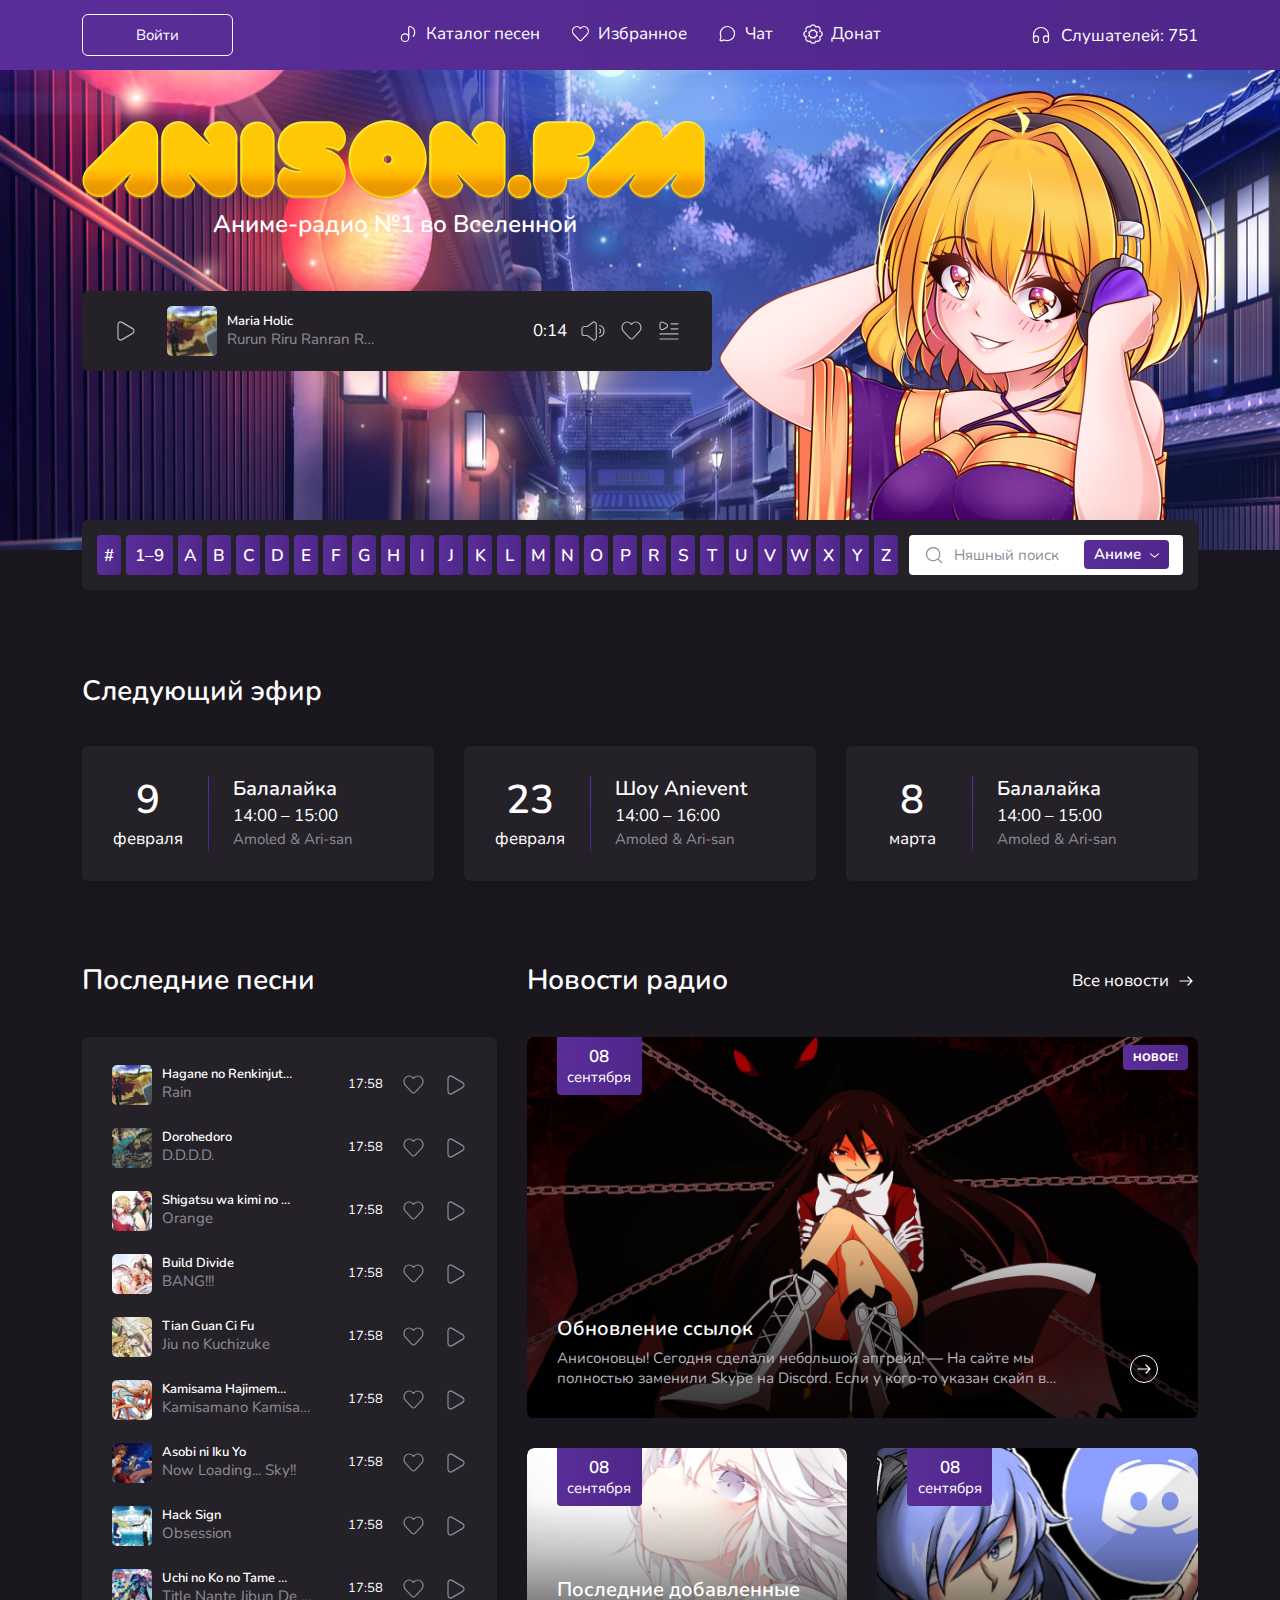
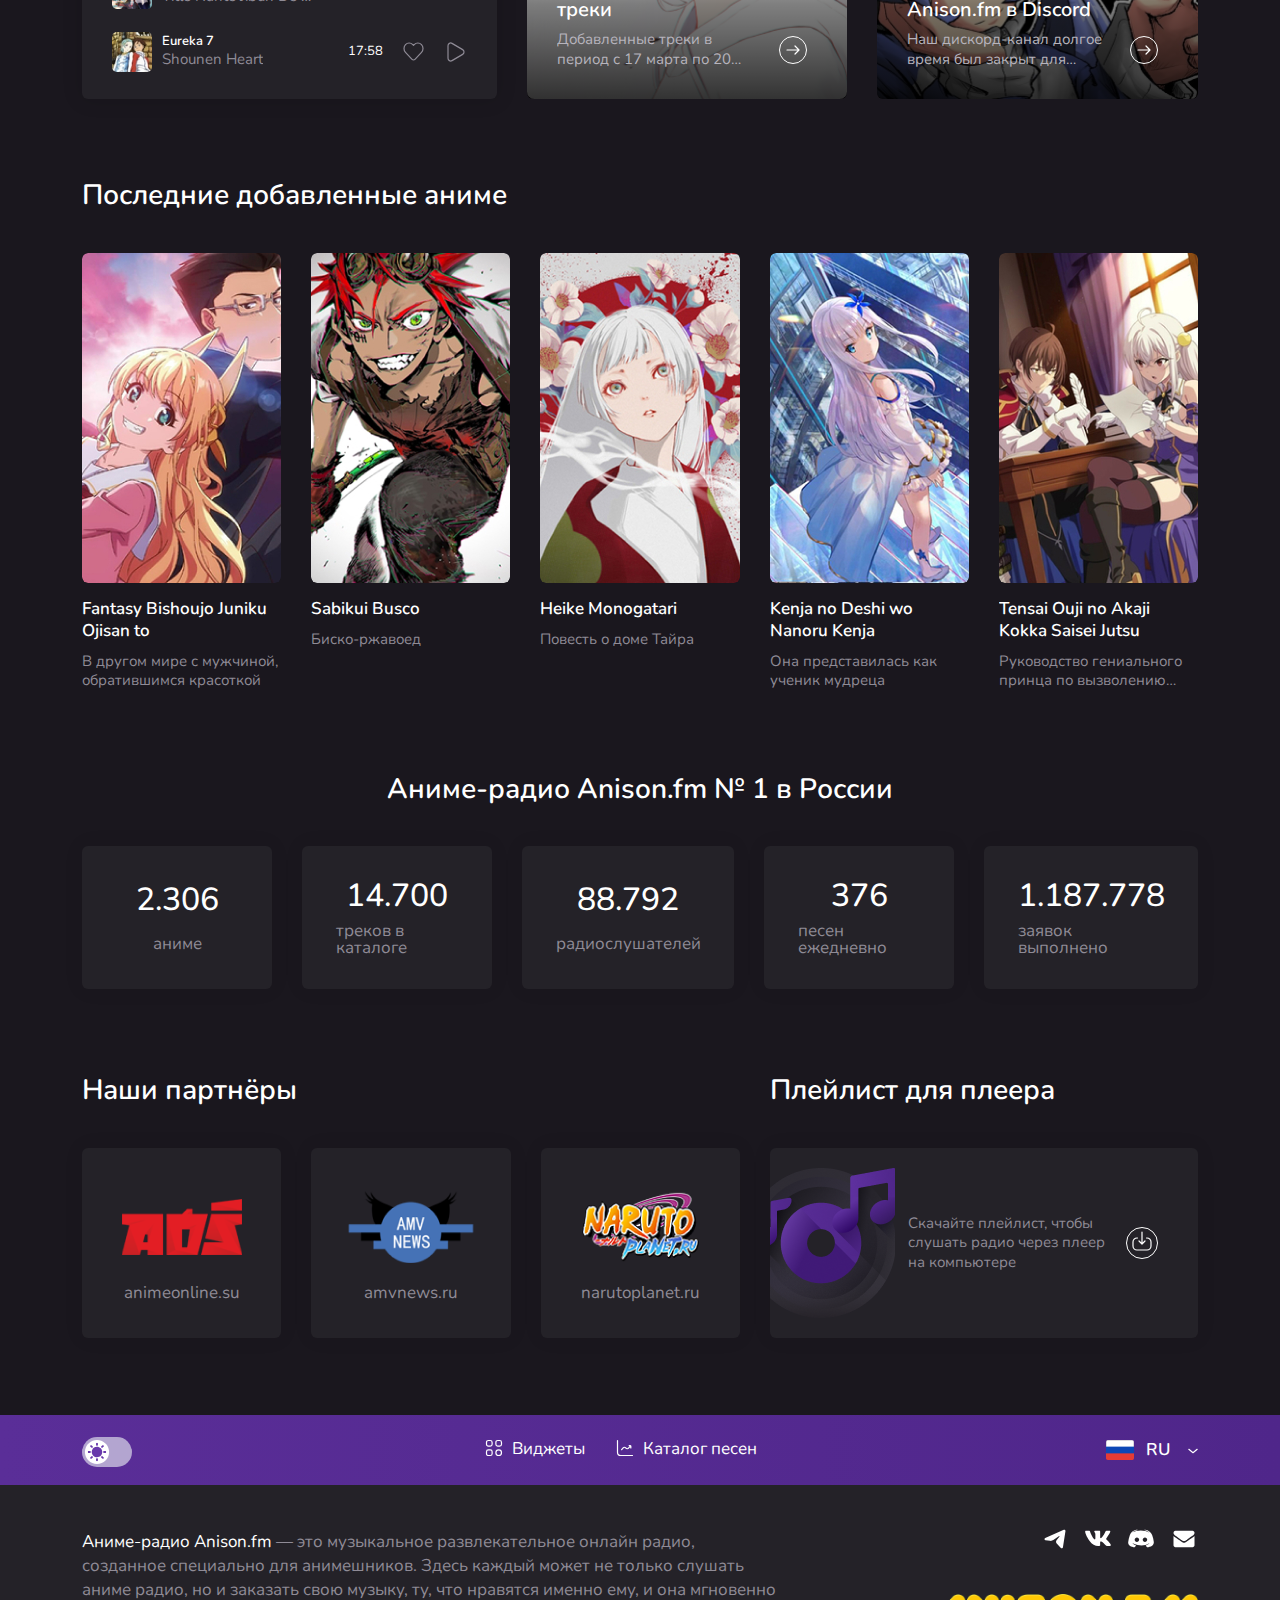
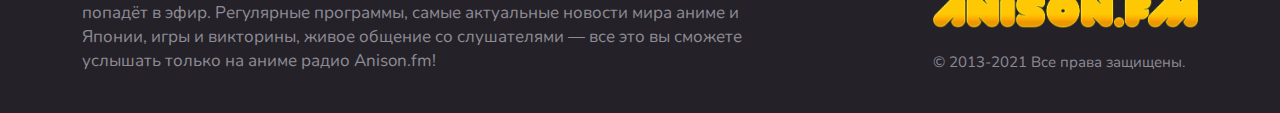
<file: modals/track-modals-order.html>
<!doctype html>
<html lang="ru">
<head>
    <meta charset="UTF-8">
    <meta name="viewport"
          content="width=device-width, user-scalable=no, initial-scale=1.0, maximum-scale=1.0, minimum-scale=1.0">
    <meta http-equiv="X-UA-Compatible" content="ie=edge">
    <title>Anison.fm</title>
  <link rel="stylesheet" href="../scss/swiper-bundle.css">
    <link rel="stylesheet" href="../scss/select2.min.css">
    <link rel="stylesheet" href="../scss/bootstrap.min.css">
    <link rel="stylesheet" href="../scss/main.css">
</head>
<body class="dark-theme">
<div class="page">
    <!--header-->
    <header class="header">
        <div class="header-bg">
            <div class="container">
                <div class="row">
                    <div class="col-12">
                        <div class="header-menu">
                            <div class="header-login">
                                <button type="button" class="header-login__btn" data-bs-toggle="modal"
                                        data-bs-target="#exampleModal">
                                    Войти
                                </button>
                            </div>
                            <nav class="nav-menu">
                                <li class="nav-item">
                                    <a href="#" class="nav-link">
                                        <svg class="nav-link__icon">
                                            <use xlink:href="../img/sprite.svg#song-icon"></use>
                                        </svg>
                                        <p class="nav-link__text">Каталог песен</p>
                                    </a>
                                </li>
                                <li class="nav-item">
                                    <a href="#" class="nav-link">
                                        <svg class="nav-link__icon">
                                            <use xlink:href="../img/sprite.svg#fav-icon"></use>
                                        </svg>
                                        <p class="nav-link__text">Избранное</p>
                                    </a>
                                </li>
                                <li class="nav-item">
                                    <a href="#" class="nav-link">
                                        <svg class="nav-link__icon">
                                            <use xlink:href="../img/sprite.svg#chat-icon"></use>
                                        </svg>
                                        <p class="nav-link__text">Чат</p>
                                    </a>
                                </li>
                                <li class="nav-item">
                                    <a href="#" class="nav-link">
                                        <svg class="nav-link__icon">
                                            <use xlink:href="../img/sprite.svg#donat-icon"></use>
                                        </svg>
                                        <p class="nav-link__text">Донат</p>
                                    </a>
                                </li>
                            </nav>
                            <div class="header-listeners">
                                <div class="listeners-block">
                                    <svg class="listeners-block__icon">
                                        <use xlink:href="../img/sprite.svg#listeners-icon"></use>
                                    </svg>
                                    <p class="listeners-block__text">Слушателей: 751</p>
                                </div>
                            </div>
                            <div class="btn-container">
                                <button class="menu-btn">
                                    <svg class="menu-btn__icon">
                                        <use xlink:href="../img/sprite.svg#menu-icon"></use>
                                    </svg>
                                </button>
                            </div>
                        </div>
                    </div>
                </div>
            </div>
            <nav class="mobile-nav">
                <div class="mobile-header">
                    <div class="header-listeners">
                        <div class="listeners-block">
                            <svg class="listeners-block__icon">
                                <use xlink:href="../img/sprite.svg#listeners-icon"></use>
                            </svg>
                            <p class="listeners-block__text">Слушателей: 751</p>
                        </div>
                    </div>
                    <button type="button" class="btn-close btn-close--mobile"></button>
                </div>
                <div class="mobile-menu">
                    <button type="button" class="header-login__btn header-login__btn--mobile" data-bs-toggle="modal"
                            data-bs-target="#exampleModal">
                        Войти
                    </button>
                    <!--                <div class="profile-block">-->
                    <!--                    <img src="../img/backgrounds/profile-img.png " alt="" class="profile-block__img">-->
                    <!--                    <p class="profile-block__title">Arifureta</p>-->
                    <!--                </div>-->
                    <li class="mobile-item">
                        <a href="" class="mobile-link">
                            <svg class="mobile-link__icon">
                                <use xlink:href="../img/sprite.svg#song-icon"></use>
                            </svg>
                            <p class="mobile-link__text">Каталог песен</p>
                        </a>
                    </li>
                    <li class="mobile-item">
                        <a href="# " class="mobile-link">
                            <svg class="mobile-link__icon">
                                <use xlink:href="../img/sprite.svg#fav-icon"></use>
                            </svg>
                            <p class="mobile-link__text">Избранное</p>
                        </a>
                    </li>
                    <li class="mobile-item">
                        <a href="# " class="mobile-link">
                            <svg class="mobile-link__icon">
                                <use xlink:href="../img/sprite.svg#chat-icon"></use>
                            </svg>
                            <p class="mobile-link__text">Чат</p>
                        </a>
                    </li>
                    <li class="mobile-item">
                        <a href="# " class="mobile-link">
                            <svg class="mobile-link__icon">
                                <use xlink:href="../img/sprite.svg#donat-icon"></use>
                            </svg>
                            <p class="mobile-link__text">Донат</p>
                        </a>
                    </li>
                    <li class="mobile-item">
                        <a href="# " class="mobile-link">
                            <svg class="mobile-link__icon">
                                <use xlink:href="../img/sprite.svg#widgets-icon"></use>
                            </svg>
                            <p class="mobile-link__text">Виджеты</p>
                        </a>
                    </li>
                    <li class="mobile-item">
                        <a href="# " class="mobile-link">
                            <svg class="mobile-link__icon">
                                <use xlink:href="../img/sprite.svg#statistic-icon"></use>
                            </svg>
                            <p class="mobile-link__text">Статистика</p>
                        </a>
                    </li>
                </div>

            </nav>
        </div>
    </header>
    <!--main-->
    <main class="main">
        <!--main-section-->
        <div class="main-bg">
            <div class="container">
                <div class="row">
                    <div class="col-12">
                        <div class="main-wrapper">
                            <div class="main-block">
                                <h1 class="logo-title">
                                    <a href="/" class="logo-link">
                                        <img src="../img/logo-main.png" alt="logo" class="logo-link__img">
                                    </a>
                                    <p class="logo-title__subtitle">Аниме-радио №1 во Вселенной</p>
                                </h1>
                                <div class="player-wrapper">
                                    <div class="player-item">
                                        <div class="d-flex align-items-center">
                                            <div class="song-group mr-30">
                                                <button class="song-play">
                                                    <svg class="song-play__start">
                                                        <use href="../img/sprite.svg#start-icon"></use>
                                                    </svg>
                                                    <svg class="song-play__stop hide">
                                                        <use href="../img/sprite.svg#stop-icon"></use>
                                                    </svg>
                                                </button>
                                            </div>
                                            <div class="song-box">
                                                <img src="../img/song/song-1.jpg" alt=""
                                                     class="song-item__img song-item__img--title">
                                                <div class="d-flex flex-column">
                                                    <a href="#" class="song-box__title">Maria Holic</a>
                                                    <p class="song-box__subtitle">Rurun Riru Ranran Rara</p>
                                                </div>
                                            </div>
                                        </div>
                                        <div class="song-group">
                                            <p class="song-item__time">0:14</p>
                                            <div class="song-container">
                                                <button class="song-sound">
                                                    <svg class="song-sound__icon song-sound__icon--on">
                                                        <use href="../img/sprite.svg#sound-icon"></use>
                                                    </svg>
                                                    <svg class="song-sound__icon song-sound__icon--off hide">
                                                        <use href="../img/sprite.svg#sound-icon-off"></use>
                                                    </svg>
                                                </button>
                                                <div class="list-dropdown hide">
                                                    <input type="range" class="form-range" min="0" max="100"
                                                           id="customRange2">
                                                </div>
                                            </div>
                                            <button class="song-like">
                                                <svg class="song-like__empty">
                                                    <use href="../img/sprite.svg#empty-icon"></use>
                                                </svg>
                                                <svg class="song-like__fill hide">
                                                    <use href="../img/sprite.svg#fill-icon"></use>
                                                </svg>
                                            </button>
                                            <button class="song-list" data-bs-toggle="modal" data-bs-target="#listModal">
                                                <svg class="song-list__icon">
                                                    <use href="../img/sprite.svg#list-icon"></use>
                                                </svg>
                                            </button>
                                        </div>
                                    </div>
                                    <div class="song-dropdown">
                                        <p class="song-dropdown__title">Далее в эфире</p>
                                        <div class="song-list">
                                            <div class="list-item">
                                                <div class="song-box">
                                                    <span class="list-item__number">1</span>
                                                    <img src="../img/song/song-11.jpg" alt="" class="song-item__img">
                                                    <div class="d-flex flex-column">
                                                        <a href="#" class="song-box__title">FLCL</a>
                                                        <p class="song-box__subtitle">Little Busters</p>
                                                    </div>
                                                </div>
                                                <div class="song-vote">
                                                    <div class="song-wrap">
                                                        <span class="song-vote__active"></span>
                                                        <a href="#" class="song-vote__author">Arri</a>
                                                    </div>
                                                    <button class="song-sign">
                                                        <svg class="song-sign__plus">
                                                            <use href="../img/sprite.svg#plus-icon"></use>
                                                        </svg>
                                                        <svg class="song-sign__minus hide">
                                                            <use href="../img/sprite.svg#minus-icon"></use>
                                                        </svg>
                                                    </button>
                                                    <div class="d-flex flex-column">
                                                        <span class="song-vote__votes">110</span>
                                                        <p class="song-vote__subtitle">голосов</p>
                                                    </div>
                                                </div>
                                            </div>
                                            <div class="list-item">
                                                <div class="song-box">
                                                    <span class="list-item__number">2</span>
                                                    <img src="../img/song/song-12.jpg" alt="" class="song-item__img">
                                                    <div class="d-flex flex-column">
                                                        <a href="#" class="song-box__title">AJIN</a>
                                                        <pp class="song-box__subtitle">Yoru wa Nemureru kai</pp>
                                                    </div>
                                                </div>
                                                <div class="song-vote">
                                                    <a href="#" class="song-vote__author">UsagiChiba</a>
                                                    <button class="song-sign">
                                                        <svg class="song-sign__plus">
                                                            <use href="../img/sprite.svg#plus-icon"></use>
                                                        </svg>
                                                        <svg class="song-sign__minus hide">
                                                            <use href="../img/sprite.svg#minus-icon"></use>
                                                        </svg>
                                                    </button>
                                                    <div class="d-flex flex-column">
                                                        <span class="song-vote__votes">11</span>
                                                        <p class="song-vote__subtitle">голосов</p>
                                                    </div>
                                                </div>
                                            </div>
                                            <div class="list-item">
                                                <div class="song-box">
                                                    <span class="list-item__number">3</span>
                                                    <img src="../img/song/song-13.jpg" alt="" class="song-item__img">
                                                    <div class="d-flex flex-column">
                                                        <a href="#" class="song-box__title">Uta no Prince-sama</a>
                                                        <p class="song-box__subtitle">Up-Down-Up!</p>
                                                    </div>
                                                </div>
                                                <div class="song-vote">
                                                    <a href="#" class="song-vote__author">WeebsVeteran</a>
                                                    <button class="song-sign">
                                                        <svg class="song-sign__plus">
                                                            <use href="../img/sprite.svg#plus-icon"></use>
                                                        </svg>
                                                        <svg class="song-sign__minus hide">
                                                            <use href="../img/sprite.svg#minus-icon"></use>
                                                        </svg>
                                                    </button>
                                                    <div class="d-flex flex-column">
                                                        <span class="song-vote__votes">10</span>
                                                        <p class="song-vote__subtitle">голосов</p>
                                                    </div>
                                                </div>
                                            </div>
                                            <div class="list-item">
                                                <div class="song-box">
                                                    <span class="list-item__number">4</span>
                                                    <img src="../img/song/song-14.jpg" alt="" class="song-item__img">
                                                    <div class="d-flex flex-column">
                                                        <a href="#" class="song-box__title">Rakudai Kishi no Cavalry</a>
                                                        <p class="song-box__subtitle">Rakudai Kishi no Cavalry</p>
                                                    </div>
                                                </div>
                                                <div class="song-vote">
                                                    <a href="#" class="song-vote__author">WeebsVeteran</a>
                                                    <button class="song-sign">
                                                        <svg class="song-sign__plus">
                                                            <use href="../img/sprite.svg#plus-icon"></use>
                                                        </svg>
                                                        <svg class="song-sign__minus hide">
                                                            <use href="../img/sprite.svg#minus-icon"></use>
                                                        </svg>
                                                    </button>
                                                    <div class="d-flex flex-column">
                                                        <span class="song-vote__votes">9</span>
                                                        <p class="song-vote__subtitle">голосов</p>
                                                    </div>
                                                </div>
                                            </div>
                                            <div class="list-item">
                                                <div class="song-box">
                                                    <span class="list-item__number">5</span>
                                                    <img src="../img/song/song-15.jpg" alt="" class="song-item__img">
                                                    <div class="d-flex flex-column">
                                                        <a href="#" class="song-box__title">Slayers</a>
                                                        <p class="song-box__subtitle">Get Along</p>
                                                    </div>
                                                </div>
                                                <div class="song-vote">
                                                    <a href="#" class="song-vote__author">Dead_Waifu</a>
                                                    <button class="song-sign">
                                                        <svg class="song-sign__plus">
                                                            <use href="../img/sprite.svg#plus-icon"></use>
                                                        </svg>
                                                        <svg class="song-sign__minus hide">
                                                            <use href="../img/sprite.svg#minus-icon"></use>
                                                        </svg>
                                                    </button>
                                                    <div class="d-flex flex-column">
                                                        <span class="song-vote__votes">7</span>
                                                        <p class="song-vote__subtitle">голосов</p>
                                                    </div>
                                                </div>
                                            </div>
                                            <button class="radio-link radio-link--dropdown" data-bs-toggle="modal"
                                                    data-bs-target="#listModal">
                                                <p class="radio-link__text">Вся очередь заказов</p>
                                                <svg class="radio-link__icon">
                                                    <use href="../img/sprite.svg#arrow-icon"></use>
                                                </svg>
                                            </button>
                                        </div>

                                    </div>
                                </div>
                            </div>
                            <div class="main-img">
                                <img src="../img/backgrounds/main-girl.png" alt="" class="main-img__img">
                            </div>
                            <div class="search-wrapper">
                                <div class="search-links">
                                    <a href="#" class="search-link">#</a>
                                    <a href="#" class="search-link">1–9</a>
                                    <a href="#" class="search-link">A</a>
                                    <a href="#" class="search-link">B</a>
                                    <a href="#" class="search-link">C</a>
                                    <a href="#" class="search-link">D</a>
                                    <a href="#" class="search-link">E</a>
                                    <a href="#" class="search-link">F</a>
                                    <a href="#" class="search-link">G</a>
                                    <a href="#" class="search-link">H</a>
                                    <a href="#" class="search-link">I</a>
                                    <a href="#" class="search-link">J</a>
                                    <a href="#" class="search-link">K</a>
                                    <a href="#" class="search-link">L</a>
                                    <a href="#" class="search-link">M</a>
                                    <a href="#" class="search-link">N</a>
                                    <a href="#" class="search-link">O</a>
                                    <a href="#" class="search-link">P</a>
                                    <a href="#" class="search-link">R</a>
                                    <a href="#" class="search-link">S</a>
                                    <a href="#" class="search-link">T</a>
                                    <a href="#" class="search-link">U</a>
                                    <a href="#" class="search-link">V</a>
                                    <a href="#" class="search-link">W</a>
                                    <a href="#" class="search-link">X</a>
                                    <a href="#" class="search-link">Y</a>
                                    <a href="#" class="search-link">Z</a>
                                </div>
                                <form onsubmit="event.preventDefault();" class="search-form">
                                    <label class="search-box">
                                        <svg class="search-box__icon">
                                            <use href="../img/sprite.svg#search-icon"></use>
                                        </svg>
                                        <input type="search" placeholder="Няшный поиск" class="search-box__input">
                                    </label>
                                    <div class="search-dropdown">
                                        <button class="search-dropdown__title">Аниме</button>
                                        <ul class="search-list ">
                                            <li class="search-item search-item--active">
                                                Аниме
                                            </li>
                                            <li class="search-item">
                                                Трек
                                            </li>
                                            <li class="search-item">
                                                Артист
                                            </li>
                                        </ul>
                                    </div>
                                    <div class="search-validation hide">
                                        <a href="#" class="validation-item">
                                            <img src="../img/song/song-1.jpg" alt="" class="validation-item__img">
                                            <div class="d-flex flex-column">
                                                <p class="validation-item__title">Full Metal Panic!</p>
                                                <p class="validation-item__subtitle">Стальная тревога!</p>
                                            </div>
                                        </a>
                                        <a href="#" class="validation-item">
                                            <img src="../img/song/song-1.jpg" alt="" class="validation-item__img">
                                            <div class="d-flex flex-column">
                                                <p class="validation-item__title">Hanage no Renkinjutsushi</p>
                                                <p class="validation-item__subtitle">Стальной алхимик</p>
                                            </div>
                                        </a>
                                        <a href="#" class="validation-item">
                                            <img src="../img/song/song-1.jpg" alt="" class="validation-item__img">
                                            <div class="d-flex flex-column">
                                                <p class="validation-item__title">Koutetsu Sangokushi</p>
                                                <p class="validation-item__subtitle">Стальные Хроники Царств</p>
                                            </div>
                                        </a>
                                        <a href="#" class="validation-item">
                                            <img src="../img/song/song-1.jpg" alt="" class="validation-item__img">
                                            <div class="d-flex flex-column">
                                                <p class="validation-item__title">Kurogane no Linebarrels</p>
                                                <p class="validation-item__subtitle">Стальные Лайнбаррели</p>
                                            </div>
                                        </a>
                                        <a href="#" class="validation-item">
                                            <img src="../img/song/song-1.jpg" alt="" class="validation-item__img">
                                            <div class="d-flex flex-column">
                                                <p class="validation-item__title">M3: Sono Kuroki Hagane</p>
                                                <p class="validation-item__subtitle">М3: Эта Чёрная Сталь</p>
                                            </div>
                                        </a>
                                        <a href="#" class="validation-item">
                                            <img src="../img/song/song-1.jpg" alt="" class="validation-item__img">
                                            <div class="d-flex flex-column">
                                                <p class="validation-item__title">M3: Sono Kuroki Hagane</p>
                                                <p class="validation-item__subtitle">М3: Эта Чёрная Сталь</p>
                                            </div>
                                        </a>
                                    </div>
                                    <div class=" search-validation search-validation--text hide">
                                        <a href="#" class="validation-item">
                                            <p class="validation-item__title">Nanase Hikaru</p>
                                        </a>
                                        <a href="#" class="validation-item">
                                            <p class="validation-item__title">Nana Mizuki</p>
                                        </a>
                                        <a href="#" class="validation-item">
                                            <p class="validation-item__title">Nanairo Namida</p>
                                        </a>
                                        <a href="#" class="validation-item">
                                            <p class="validation-item__title">Hazel Fernandes</p>
                                        </a>
                                        <a href="#" class="validation-item">
                                            <p class="validation-item__title">Shiho Nanba</p>
                                        </a>
                                        <a href="#" class="validation-item">
                                            <p class="validation-item__title">Shiho Nanba</p>
                                        </a>
                                    </div>
                                </form>
                            </div>
                        </div>

                    </div>
                </div>
            </div>
        </div>
        <!--player-mobile-->
        <div class="main-bg-mobile">
            <div class="container">
                <div class="row">
                    <div class="col-12">
                        <div class="mobile-grid">
                            <div class="mobile-grid-item">
                                <div class="mobile-box">
                                    <div class="d-flex align-items-center">
                                        <img src="../img/song/song-1.jpg" alt="" class="mobile-box__img">
                                        <div class="d-flex flex-column">
                                            <a href="#" class="mobile-box__title">Maria Holic</a>
                                            <p class="mobile-box__subtitle">Rurun Riru Ranran Rara</p>
                                        </div>
                                    </div>
                                    <p class="mobile-box__time">17:58</p>
                                </div>
                                <div class="song-group">
                                    <button class="song-like">
                                        <svg class="song-like__empty song-like__empty--grey">
                                            <use href="../img/sprite.svg#empty-icon"></use>
                                        </svg>
                                        <svg class="song-like__fill hide">
                                            <use href="../img/sprite.svg#fill-icon"></use>
                                        </svg>
                                    </button>
                                    <button class="song-play">
                                        <svg class="song-play__start song-play__start--grey">
                                            <use href="../img/sprite.svg#start-icon"></use>
                                        </svg>
                                        <svg class="song-play__stop song-play__stop--black hide">
                                            <use href="../img/sprite.svg#stop-icon"></use>
                                        </svg>
                                    </button>
                                    <button class="song-list" data-bs-toggle="modal" data-bs-target="#listModal">
                                        <svg class="song-list__icon">
                                            <use href="../img/sprite.svg#list-icon"></use>
                                        </svg>
                                    </button>
                                </div>
                            </div>
                            <a href="#" class="mobile-btn">Заказать трек</a>
                            <div class="search-wrapper search-wrapper--mobile">
                                <form onsubmit="event.preventDefault();" class="search-form">
                                    <label class="search-box">
                                        <svg class="search-box__icon">
                                            <use href="../img/sprite.svg#search-icon"></use>
                                        </svg>
                                        <input type="search" placeholder="Няшный поиск" class="search-box__input">
                                    </label>
                                    <div class="search-dropdown">
                                        <button class="search-dropdown__title">Аниме</button>
                                        <ul class="search-list ">
                                            <li class="search-item search-item--active">
                                                Аниме
                                            </li>
                                            <li class="search-item">
                                                Трек
                                            </li>
                                            <li class="search-item">
                                                Артист
                                            </li>
                                        </ul>
                                    </div>
                                    <div class="search-validation hide">
                                        <a href="#" class="validation-item">
                                            <img src="../img/song/song-1.jpg" alt="" class="validation-item__img">
                                            <div class="d-flex flex-column">
                                                <p class="validation-item__title">Full Metal Panic!</p>
                                                <p class="validation-item__subtitle">Стальная тревога!</p>
                                            </div>
                                        </a>
                                        <a href="#" class="validation-item">
                                            <img src="../img/song/song-1.jpg" alt="" class="validation-item__img">
                                            <div class="d-flex flex-column">
                                                <p class="validation-item__title">Hanage no Renkinjutsushi</p>
                                                <p class="validation-item__subtitle">Стальной алхимик</p>
                                            </div>
                                        </a>
                                        <a href="#" class="validation-item">
                                            <img src="../img/song/song-1.jpg" alt="" class="validation-item__img">
                                            <div class="d-flex flex-column">
                                                <p class="validation-item__title">Koutetsu Sangokushi</p>
                                                <p class="validation-item__subtitle">Стальные Хроники Царств</p>
                                            </div>
                                        </a>
                                        <a href="#" class="validation-item">
                                            <img src="../img/song/song-1.jpg" alt="" class="validation-item__img">
                                            <div class="d-flex flex-column">
                                                <p class="validation-item__title">Kurogane no Linebarrels</p>
                                                <p class="validation-item__subtitle">Стальные Лайнбаррели</p>
                                            </div>
                                        </a>
                                        <a href="#" class="validation-item">
                                            <img src="../img/song/song-1.jpg" alt="" class="validation-item__img">
                                            <div class="d-flex flex-column">
                                                <p class="validation-item__title">M3: Sono Kuroki Hagane</p>
                                                <p class="validation-item__subtitle">М3: Эта Чёрная Сталь</p>
                                            </div>
                                        </a>
                                        <a href="#" class="validation-item">
                                            <img src="../img/song/song-1.jpg" alt="" class="validation-item__img">
                                            <div class="d-flex flex-column">
                                                <p class="validation-item__title">M3: Sono Kuroki Hagane</p>
                                                <p class="validation-item__subtitle">М3: Эта Чёрная Сталь</p>
                                            </div>
                                        </a>
                                    </div>
                                    <div class=" search-validation search-validation--text hide">
                                        <a href="#" class="validation-item">
                                            <p class="validation-item__title">Nanase Hikaru</p>
                                        </a>
                                        <a href="#" class="validation-item">
                                            <p class="validation-item__title">Nana Mizuki</p>
                                        </a>
                                        <a href="#" class="validation-item">
                                            <p class="validation-item__title">Nanairo Namida</p>
                                        </a>
                                        <a href="#" class="validation-item">
                                            <p class="validation-item__title">Hazel Fernandes</p>
                                        </a>
                                        <a href="#" class="validation-item">
                                            <p class="validation-item__title">Shiho Nanba</p>
                                        </a>
                                        <a href="#" class="validation-item">
                                            <p class="validation-item__title">Shiho Nanba</p>
                                        </a>
                                    </div>
                                </form>
                            </div>
                        </div>


                    </div>
                </div>
            </div>
        </div>
        <div class="section-bg">
            <!--music-section-->
            <div class="container">
                <!--live-section-->
                <div class="row">
                    <div class="col-12">
                        <div class="live-wrapper">
                            <div class="live-block">
                                <h2 class="live-block__title">Следующий эфир</h2>
                                <div class="live-grid">
                                    <a href="#" class="live-item">
                                        <div class="live-date">
                                        <span class="live-date__number">
                                            9
                                        </span>
                                            <p class="live-date__month">февраля</p>
                                        </div>
                                        <div class="live-info">
                                            <p class="live-info__title">Балалайка</p>
                                            <p class="live-info__time">14:00 – 15:00</p>
                                            <p class="live-info__author">Amoled & Ari-san</p>
                                        </div>
                                    </a>
                                    <a href="#" class="live-item">
                                        <div class="live-date">
                                        <span class="live-date__number">
                                          23
                                        </span>
                                            <p class="live-date__month">февраля</p>
                                        </div>
                                        <div class="live-info">
                                            <p class="live-info__title">Шоу Anievent</p>
                                            <p class="live-info__time">14:00 – 16:00</p>
                                            <p class="live-info__author">Amoled & Ari-san</p>
                                        </div>
                                    </a>
                                    <a href="#" class="live-item">
                                        <div class="live-date">
                                        <span class="live-date__number">
                                            8
                                        </span>
                                            <p class="live-date__month">марта</p>
                                        </div>
                                        <div class="live-info">
                                            <p class="live-info__title">Балалайка</p>
                                            <p class="live-info__time">14:00 – 15:00</p>
                                            <p class="live-info__author">Amoled & Ari-san</p>
                                        </div>
                                    </a>
                                </div>
                            </div>
                        </div>
                    </div>
                </div>
                <!--news-section-->
                <div class="row">
                    <div class="col-12">
                        <div class="music-wrapper">
                            <div class="song-wrapper">
                                <h2 class="song-wrapper__title">Последние песни</h2>
                                <div class="song-grid ">
                                    <div class="song-item ">
                                        <div class="song-box">
                                            <img src="../img/song/song-1.jpg" alt="" class="song-item__img">
                                            <div class="d-flex flex-column">
                                                <p class="song-box__title">Hagane no Renkinjutsushi</p>
                                                <p class="song-box__subtitle">Rain</p>
                                            </div>
                                        </div>
                                        <div class="song-group">
                                            <p class="song-item__time">17:58</p>
                                            <button class="song-like">
                                                <svg class="song-like__empty song-like__empty--grey">
                                                    <use href="../img/sprite.svg#empty-icon"></use>
                                                </svg>
                                                <svg class="song-like__fill hide">
                                                    <use href="../img/sprite.svg#fill-icon"></use>
                                                </svg>
                                            </button>
                                            <button class="song-play">
                                                <svg class="song-play__start song-play__start--grey">
                                                    <use href="../img/sprite.svg#start-icon"></use>
                                                </svg>
                                                <svg class="song-play__stop song-play__stop--black hide">
                                                    <use href="../img/sprite.svg#stop-icon"></use>
                                                </svg>
                                            </button>
                                        </div>
                                    </div>
                                    <div class="song-item">
                                        <div class="song-box">
                                            <img src="../img/song/song-2.jpg" alt="" class="song-item__img">
                                            <div class="d-flex flex-column">
                                                <p class="song-box__title">Dorohedoro</p>
                                                <p class="song-box__subtitle">D.D.D.D.</p>
                                            </div>
                                        </div>
                                        <div class="song-group">
                                            <p class="song-item__time">17:58</p>
                                            <button class="song-like">
                                                <svg class="song-like__empty song-like__empty--grey">
                                                    <use href="../img/sprite.svg#empty-icon"></use>
                                                </svg>
                                                <svg class="song-like__fill hide">
                                                    <use href="../img/sprite.svg#fill-icon"></use>
                                                </svg>
                                            </button>
                                            <button class="song-play">
                                                <svg class="song-play__start song-play__start--grey">
                                                    <use href="../img/sprite.svg#start-icon"></use>
                                                </svg>
                                                <svg class="song-play__stop song-play__stop--black hide">
                                                    <use href="../img/sprite.svg#stop-icon"></use>
                                                </svg>
                                            </button>
                                        </div>
                                    </div>
                                    <div class="song-item">
                                        <div class="song-box">
                                            <img src="../img/song/song-3.jpg" alt="" class="song-item__img">
                                            <div class="d-flex flex-column">
                                                <p class="song-box__title">Shigatsu wa kimi no uso</p>
                                                <p class="song-box__subtitle">Orange</p>
                                            </div>
                                        </div>
                                        <div class="song-group">
                                            <p class="song-item__time">17:58</p>
                                            <button class="song-like">
                                                <svg class="song-like__empty song-like__empty--grey">
                                                    <use href="../img/sprite.svg#empty-icon"></use>
                                                </svg>
                                                <svg class="song-like__fill hide">
                                                    <use href="../img/sprite.svg#fill-icon"></use>
                                                </svg>
                                            </button>
                                            <button class="song-play">
                                                <svg class="song-play__start song-play__start--grey">
                                                    <use href="../img/sprite.svg#start-icon"></use>
                                                </svg>
                                                <svg class="song-play__stop song-play__stop--black hide">
                                                    <use href="../img/sprite.svg#stop-icon"></use>
                                                </svg>
                                            </button>
                                        </div>
                                    </div>
                                    <div class="song-item">

                                        <div class="song-box">
                                            <img src="../img/song/song-5.jpg" alt="" class="song-item__img">
                                            <div class="d-flex flex-column">
                                                <p class="song-box__title">Build Divide</p>
                                                <p class="song-box__subtitle">BANG!!!</p>
                                            </div>
                                        </div>
                                        <div class="song-group">
                                            <p class="song-item__time">17:58</p>
                                            <button class="song-like">
                                                <svg class="song-like__empty song-like__empty--grey">
                                                    <use href="../img/sprite.svg#empty-icon"></use>
                                                </svg>
                                                <svg class="song-like__fill hide">
                                                    <use href="../img/sprite.svg#fill-icon"></use>
                                                </svg>
                                            </button>
                                            <button class="song-play">
                                                <svg class="song-play__start song-play__start--grey">
                                                    <use href="../img/sprite.svg#start-icon"></use>
                                                </svg>
                                                <svg class="song-play__stop song-play__stop--black hide">
                                                    <use href="../img/sprite.svg#stop-icon"></use>
                                                </svg>
                                            </button>
                                        </div>
                                    </div>
                                    <div class="song-item">

                                        <div class="song-box">
                                            <img src="../img/song/song-6.jpg" alt="" class="song-item__img">
                                            <div class="d-flex flex-column">
                                                <p class="song-box__title">Tian Guan Ci Fu</p>
                                                <p class="song-box__subtitle">Jiu no Kuchizuke</p>
                                            </div>
                                        </div>
                                        <div class="song-group">
                                            <p class="song-item__time">17:58</p>
                                            <button class="song-like">
                                                <svg class="song-like__empty song-like__empty--grey">
                                                    <use href="../img/sprite.svg#empty-icon"></use>
                                                </svg>
                                                <svg class="song-like__fill hide">
                                                    <use href="../img/sprite.svg#fill-icon"></use>
                                                </svg>
                                            </button>
                                            <button class="song-play">
                                                <svg class="song-play__start song-play__start--grey">
                                                    <use href="../img/sprite.svg#start-icon"></use>
                                                </svg>
                                                <svg class="song-play__stop song-play__stop--black hide">
                                                    <use href="../img/sprite.svg#stop-icon"></use>
                                                </svg>
                                            </button>
                                        </div>
                                    </div>
                                    <div class="song-item">
                                        <div class="song-box">
                                            <img src="../img/song/song-7.jpg" alt="" class="song-item__img">
                                            <div class="d-flex flex-column">
                                                <p class="song-box__title">Kamisama Hajimemashita</p>
                                                <p class="song-box__subtitle">Kamisamano Kamisama</p>
                                            </div>
                                        </div>
                                        <div class="song-group">
                                            <p class="song-item__time">17:58</p>
                                            <button class="song-like">
                                                <svg class="song-like__empty song-like__empty--grey">
                                                    <use href="../img/sprite.svg#empty-icon"></use>
                                                </svg>
                                                <svg class="song-like__fill hide">
                                                    <use href="../img/sprite.svg#fill-icon"></use>
                                                </svg>
                                            </button>
                                            <button class="song-play">
                                                <svg class="song-play__start song-play__start--grey">
                                                    <use href="../img/sprite.svg#start-icon"></use>
                                                </svg>
                                                <svg class="song-play__stop song-play__stop--black hide">
                                                    <use href="../img/sprite.svg#stop-icon"></use>
                                                </svg>
                                            </button>
                                        </div>
                                    </div>
                                    <div class="song-item">
                                        <div class="song-box">
                                            <img src="../img/song/song-8.jpg" alt="" class="song-item__img">
                                            <div class="d-flex flex-column">
                                                <p class="song-box__title">Asobi ni Iku Yo</p>
                                                <p class="song-box__subtitle">Now Loading... Sky!!</p>
                                            </div>
                                        </div>
                                        <div class="song-group">
                                            <p class="song-item__time">17:58</p>
                                            <button class="song-like">
                                                <svg class="song-like__empty song-like__empty--grey">
                                                    <use href="../img/sprite.svg#empty-icon"></use>
                                                </svg>
                                                <svg class="song-like__fill hide">
                                                    <use href="../img/sprite.svg#fill-icon"></use>
                                                </svg>
                                            </button>
                                            <button class="song-play">
                                                <svg class="song-play__start song-play__start--grey">
                                                    <use href="../img/sprite.svg#start-icon"></use>
                                                </svg>
                                                <svg class="song-play__stop song-play__stop--black hide">
                                                    <use href="../img/sprite.svg#stop-icon"></use>
                                                </svg>
                                            </button>
                                        </div>
                                    </div>
                                    <div class="song-item">
                                        <div class="song-box">
                                            <img src="../img/song/song-9.jpg" alt="" class="song-item__img">
                                            <div class="d-flex flex-column">
                                                <p class="song-box__title">Hack Sign</p>
                                                <p class="song-box__subtitle">Obsession</p>
                                            </div>
                                        </div>
                                        <div class="song-group">
                                            <p class="song-item__time">17:58</p>
                                            <button class="song-like">
                                                <svg class="song-like__empty song-like__empty--grey">
                                                    <use href="../img/sprite.svg#empty-icon"></use>
                                                </svg>
                                                <svg class="song-like__fill hide">
                                                    <use href="../img/sprite.svg#fill-icon"></use>
                                                </svg>
                                            </button>
                                            <button class="song-play">
                                                <svg class="song-play__start song-play__start--grey">
                                                    <use href="../img/sprite.svg#start-icon"></use>
                                                </svg>
                                                <svg class="song-play__stop song-play__stop--black hide">
                                                    <use href="../img/sprite.svg#stop-icon"></use>
                                                </svg>
                                            </button>
                                        </div>
                                    </div>
                                    <div class="song-item">
                                        <div class="song-box">
                                            <img src="../img/song/song-4.jpg" alt="" class="song-item__img">
                                            <div class="d-flex flex-column">
                                                <p class="song-box__title">Uchi no Ko no Tame Narabararar</p>
                                                <p class="song-box__subtitle">Title Nante Jibun De Kangaenasai</p>
                                            </div>
                                        </div>
                                        <div class="song-group">
                                            <p class="song-item__time">17:58</p>
                                            <button class="song-like">
                                                <svg class="song-like__empty song-like__empty--grey">
                                                    <use href="../img/sprite.svg#empty-icon"></use>
                                                </svg>
                                                <svg class="song-like__fill hide">
                                                    <use href="../img/sprite.svg#fill-icon"></use>
                                                </svg>
                                            </button>
                                            <button class="song-play">
                                                <svg class="song-play__start song-play__start--grey">
                                                    <use href="../img/sprite.svg#start-icon"></use>
                                                </svg>
                                                <svg class="song-play__stop song-play__stop--black hide">
                                                    <use href="../img/sprite.svg#stop-icon"></use>
                                                </svg>
                                            </button>
                                        </div>
                                    </div>
                                    <div class="song-item">
                                        <div class="song-box">
                                            <img src="../img/song/song-10.jpg" alt="" class="song-item__img">
                                            <div class="d-flex flex-column">
                                                <p class="song-box__title">Eureka 7</p>
                                                <p class="song-box__subtitle">Shounen Heart</p>
                                            </div>
                                        </div>
                                        <div class="song-group">
                                            <p class="song-item__time">17:58</p>
                                            <button class="song-like">
                                                <svg class="song-like__empty song-like__empty--grey">
                                                    <use href="../img/sprite.svg#empty-icon"></use>
                                                </svg>
                                                <svg class="song-like__fill hide">
                                                    <use href="../img/sprite.svg#fill-icon"></use>
                                                </svg>
                                            </button>
                                            <button class="song-play">
                                                <svg class="song-play__start song-play__start--grey">
                                                    <use href="../img/sprite.svg#start-icon"></use>
                                                </svg>
                                                <svg class="song-play__stop song-play__stop--black hide">
                                                    <use href="../img/sprite.svg#stop-icon"></use>
                                                </svg>
                                            </button>
                                        </div>
                                    </div>
                                </div>
                            </div>
                            <div class="radio-container">
                                <div class="radio-wrapper">
                                    <h2 class="radio-wrapper__title">Новости радио</h2>
                                    <a href="#" class="radio-link">
                                        <p class="radio-link__text">Все новости</p>
                                        <svg class="radio-link__icon">
                                            <use xlink:href="../img/sprite.svg#arrow-icon"></use>
                                        </svg>
                                    </a>
                                </div>
                                <div class="radio-grid">
                                    <a href="#" class="radio-item">
                                        <div class="radio-item__img-wrapper">
                                            <img src="../img/song/radio-1.png" alt="" class="radio-item__img">
                                        </div>
                                        <div class="date-block">
                                            <span class="date-block__number">08</span>
                                            <p class="date-block__month">сентября</p>
                                        </div>
                                        <div class="radio-info">
                                            <p class="radio-info__title">Обновление ссылок</p>
                                            <div class="radio-box">
                                                <p class="radio-box__subtitle">Анисоновцы! Сегодня сделали небольшой
                                                    апгрейд!
                                                    — На сайте мы полностью заменили Skype на Discord. Если у кого-то
                                                    указан
                                                    скайп в профиле, то можете...</p>
                                                <div class="radio-bg">
                                                    <svg class="radio-icon">
                                                        <use xlink:href="../img/sprite.svg#arrow-icon"></use>
                                                    </svg>
                                                </div>
                                            </div>
                                        </div>
                                        <span class="radio-new">Новое!</span>
                                    </a>
                                    <a href="#" class="radio-item">
                                        <div class="radio-item__img-wrapper">
                                            <img src="../img/song/radio-2.png" alt="" class="radio-item__img">
                                        </div>
                                        <div class="date-block">
                                            <span class="date-block__number">08</span>
                                            <p class="date-block__month">сентября</p>
                                        </div>
                                        <div class="radio-info">
                                            <p class="radio-info__title">Последние добавленные треки</p>
                                            <div class="radio-box">
                                                <p class="radio-box__subtitle">Добавленные треки в период с 17 марта по
                                                    20
                                                    апреля. Найти сп…</p>
                                                <div class="radio-bg">
                                                    <svg class="radio-icon">
                                                        <use xlink:href="../img/sprite.svg#arrow-icon"></use>
                                                    </svg>
                                                </div>
                                            </div>
                                        </div>
                                    </a>
                                    <a href="#" class="radio-item">
                                        <div class="radio-item__img-wrapper">
                                            <img src="../img/song/radio-3.png" alt="" class="radio-item__img">
                                        </div>
                                        <div class="date-block">
                                            <span class="date-block__number">08</span>
                                            <p class="date-block__month">сентября</p>
                                        </div>
                                        <div class="radio-info">
                                            <p class="radio-info__title">Anison.fm в Discord</p>
                                            <div class="radio-box">
                                                <p class="radio-box__subtitle">Наш дискорд-канал долгое время был закрыт
                                                    для
                                                    слушателей, Мы вернулись</p>
                                                <div class="radio-bg">
                                                    <svg class="radio-icon">
                                                        <use xlink:href="../img/sprite.svg#arrow-icon"></use>
                                                    </svg>
                                                </div>
                                            </div>
                                        </div>
                                    </a>
                                    </a>
                                </div>
                                <a href="#" class="radio-link radio-link--mobile">
                                    <p class="radio-link__text">Все новости</p>
                                    <svg class="radio-link__icon">
                                        <use xlink:href="../img/sprite.svg#arrow-icon"></use>
                                    </svg>
                                </a>
                            </div>
                        </div>
                    </div>
                </div>
                <!--updates-section-->
                <div class="row">
                    <div class="col-12">
                        <div class="updates-wrapper">
                            <h2 class="updates-wrapper__title">Последние добавленные аниме</h2>
                            <div class="updates-grid">
                                <a href="#" class="updates-item">
                                    <div class="updates-group">
                                        <img src="../img/updates/updates-1.jpg" alt="" class="updates-item__img">
                                    </div>
                                    <p class="updates-item__title" data-bs-toggle="tooltip" data-bs-placement="bottom"
                                       data-bs-title="Fantasy Bishoujo Juniku Ojisan to">Fantasy Bishoujo Juniku Ojisan
                                        to</p>
                                    <p class="updates-item__subtitle">В другом мире с мужчиной, обратившимся
                                        красоткой</p>
                                </a>
                                <a href="#" class="updates-item">
                                    <div class="updates-group">
                                        <img src="../img/updates/updates-2.jpg" alt="" class="updates-item__img">
                                    </div>
                                    <p class="updates-item__title" data-bs-toggle="tooltip" data-bs-placement="bottom"
                                       data-bs-title="Sabikui Busco">Sabikui Busco</p>
                                    <p class="updates-item__subtitle">Биско-ржавоед</p>
                                </a>
                                <a href="#" class="updates-item">
                                    <div class="updates-group">
                                        <img src="../img/updates/updates-3.jpg" alt="" class="updates-item__img">
                                    </div>
                                    <p class="updates-item__title" data-bs-toggle="tooltip" data-bs-placement="bottom"
                                       data-bs-title="Heike Monogatari">Heike Monogatari</p>
                                    <p class="updates-item__subtitle">Повесть о доме Тайра</p>
                                </a>
                                <a href="#" class="updates-item">
                                    <div class="updates-group">
                                        <img src="../img/updates/updates-4.jpg" alt="" class="updates-item__img">
                                    </div>
                                    <p class="updates-item__title" data-bs-toggle="tooltip" data-bs-placement="bottom"
                                       data-bs-title="Kenja no Deshi wo Nanoru Kenja">Kenja no Deshi wo Nanoru Kenja</p>
                                    <p class="updates-item__subtitle">Она представилась как ученик мудреца</p>
                                </a>
                                <a href="#" class="updates-item">
                                    <div class="updates-group">
                                        <img src="../img/updates/updates-5.jpg" alt="" class="updates-item__img">
                                    </div>
                                    <p class="updates-item__title" data-bs-toggle="tooltip" data-bs-placement="bottom"
                                       data-bs-title="Tensai Ouji no Akaji Kokka Saisei Jutsu">Tensai Ouji no Akaji
                                        Kokka
                                        Saisei Jutsu</p>
                                    <p class="updates-item__subtitle">Руководство гениального принца по вызволению
                                        страны
                                        путешественников</p>
                                </a>
                            </div>
                        </div>
                    </div>
                </div>
                <!--top-section-->
                <div class="row">
                    <div class="col-12">
                        <div class="top-wrapper">
                            <h2 class="top-wrapper__title">Аниме-радио Anison.fm № 1 в России</h2>
                            <div class="top-grid">
                                <div class="top-item">
                                    <span class="top-item__number">2.306</span>
                                    <p class="top-item__text">аниме</p>
                                </div>
                                <div class="top-item">
                                    <span class="top-item__number">14.700</span>
                                    <p class="top-item__text">треков в каталоге</p>
                                </div>
                                <div class="top-item">
                                    <span class="top-item__number">88.792</span>
                                    <p class="top-item__text">радиослушателей</p>
                                </div>
                                <div class="top-item">
                                    <span class="top-item__number">376</span>
                                    <p class="top-item__text">песен ежедневно</p>
                                </div>
                                <div class="top-item">
                                    <span class="top-item__number">1.187.778</span>
                                    <p class="top-item__text">заявок выполнено</p>
                                </div>
                            </div>
                        </div>
                    </div>
                </div>
                <!--partners-section-->
                <div class="row">
                    <div class="col-12">
                        <div class="partners-container">
                            <div class="partners-wrapper">
                                <h2 class="partners-wrapper__title">Наши партнёры</h2>
                                <div class="partners-grid">
                                    <a href="#" class="partners-item">
                                        <img src="../img/partners/partners-1.png" alt="" class="partners-item__img">
                                        <p class="partners-item__text">animeonline.su</p>
                                    </a>
                                    <a href="#" class="partners-item">
                                        <img src="../img/partners/partners-2.png" alt="" class="partners-item__img">
                                        <p class="partners-item__text">amvnews.ru</p>
                                    </a>
                                    <a href="#" class="partners-item">
                                        <img src="../img/partners/partners-3.png" alt="" class="partners-item__img">
                                        <p class="partners-item__text">narutoplanet.ru</p>
                                    </a>
                                </div>
                            </div>
                            <div class="playlist-wrapper">
                                <h2 class="playlist-wrapper__title">Плейлист для плеера</h2>
                                <div class="playlist-grid">
                                    <a href="#" class="playlist-item">
                                        <p class="playlist-item__text">Скачайте плейлист, чтобы слушать радио через
                                            плеер на компьютере</p>
                                        <span class="playlist-bg">
                                        <svg class="playlist-icon">
                                            <use xlink:href="../img/sprite.svg#download-icon"></use>
                                        </svg>
                                    </span>
                                    </a>
                                </div>
                            </div>
                        </div>
                    </div>
                </div>
            </div>
        </div>
    </main>
    <!--footer-->
    <div class="footer">
        <div class="footer-widgets">
            <div class="container">
                <div class="row">
                    <div class="col-12">
                        <div class="widgets-grid">
                            <div class="widgets-radio">
                                <div class="form-check form-switch widgets-switch">
                                    <input class="form-check-input" type="checkbox" role="switch"
                                           id="flexSwitchCheckDefault">
                                    <label class="form-check-label" for="flexSwitchCheckDefault"></label>
                                </div>
                            </div>
                            <nav class="widgets-block">
                                <li class="nav-item">
                                    <a href="" class="nav-link">
                                        <svg class="nav-link__icon">
                                            <use xlink:href="../img/sprite.svg#widgets-icon"></use>
                                        </svg>
                                        <p class="nav-link__text">Виджеты</p>
                                    </a>
                                </li>
                                <li class="nav-item">
                                    <a href="" class="nav-link">
                                        <svg class="nav-link__icon">
                                            <use xlink:href="../img/sprite.svg#statistic-icon"></use>
                                        </svg>
                                        <p class="nav-link__text">Каталог песен</p>
                                    </a>
                                </li>
                            </nav>
                            <div class="select-wrapper">
                                <select class="simple-select" name="lang">
                                    <option value="RU" data-image="../img/flags/RU.png">RU</option>
                                    <option value="EN" data-image="../img/flags/US.png">EN</option>
                                    <option value="CN" data-image="../img/flags/CN.png">CN</option>
                                </select>
                            </div>
                        </div>

                    </div>
                </div>
            </div>
        </div>
        <div class="footer-info">
            <div class="container">
                <div class="row">
                    <div class="col-12">
                        <div class="footer-block">
                            <p class="footer-copyright d-block d-lg-none">
                                <span class="footer-copyright__text">© 2013-2021</span>
                                <span class="footer-copyright__text">Все права защищены.</span>
                            </p>
                            <p class="footer-block__title">
                                <span class="footer-block__span">Аниме-радио Anison.fm</span>
                                — это музыкальное развлекательное онлайн радио, созданное специально для анимешников.
                                Здесь
                                каждый может
                                не только слушать аниме радио, но и заказать свою музыку, ту, что нравятся именно ему, и
                                она
                                мгновенно
                                попадёт в эфир. Регулярные программы, самые актуальные новости мира аниме и Японии, игры
                                и
                                викторины, живое
                                общение со слушателями — все это вы сможете услышать только на аниме радио Anison.fm!
                            </p>

                            <div class="footer-links">
                                <div class="footer-social">
                                    <a href="#" class="social-link">
                                        <svg class="social-link__icon">
                                            <use xlink:href="../img/sprite.svg#telegram-icon"></use>
                                        </svg>
                                    </a>
                                    <a href="#" class="social-link">
                                        <svg class="social-link__icon">
                                            <use xlink:href="../img/sprite.svg#vk-icon"></use>
                                        </svg>
                                    </a>
                                    <a href="#" class="social-link">
                                        <svg class="social-link__icon">
                                            <use xlink:href="../img/sprite.svg#discord-icon"></use>
                                        </svg>
                                    </a>
                                    <a href="#" class="social-link">
                                        <svg class="social-link__icon">
                                            <use xlink:href="../img/sprite.svg#mail-icon"></use>
                                        </svg>
                                    </a>
                                </div>
                                <a href="" class="footer-link">
                                    <img src="../img/logo-main.png" alt="" class="footer-link__img">
                                </a>
                                <p class="footer-copyright d-none d-lg-block">
                                    <span class="footer-copyright__text">© 2013-2021</span>
                                    <span class="footer-copyright__text">Все права защищены.</span>
                                </p>
                            </div>
                        </div>
                    </div>
                </div>

            </div>

        </div>
    </div>
    <!-- Modal -->
    <div class="modal modal-list modal-no-scroll" id="listModal" tabindex="-1" aria-labelledby="listModalLabel" aria-hidden="true">
            <div class="modal-dialog modal-dialog-scrollable modal-girl">
                <div class="modal-content">
                    <div class="modal-header">
                        <div class="d-flex align-items-center justify-content-between w-100">
                            <p class="modal-title">Сейчас в эфире</p>
                            <button type="button" class="btn-close " data-bs-dismiss="modal" aria-label="Close"></button>
                        </div>
                        <div class="modal-live-item">
                            <div class="live-box">
                                <img src="../img/song/song-1.jpg" alt="" class="modal-live-item__img">
                                <div class="d-flex flex-column">
                                    <a href="#" class="modal-live-item__title">Maria Holic</a>
                                    <a href="#" class="modal-live-item__subtitle">Rurun Riru Ranran Rara</a>
                                </div>
                            </div>
                            <div class="song-group">
                                <button class="song-like song-like--small">
                                    <svg class="song-like__empty song-like__empty--white song-like__empty--small song-like__empty--hover">
                                        <use href="../img/sprite.svg#empty-icon-small"></use>
                                    </svg>
                                    <svg class="song-like__fill song-like__fill--small song-like__fill--white hide">
                                        <use href="../img/sprite.svg#fill-icon"></use>
                                    </svg>
                                </button>
                                <p class="modal-live-item__time">0:14 / 3:58</p>
                            </div>
                        </div>
                    </div>
                    <div class="modal-body">
                        <div class="modal-live">
                            <p class="modal-live__text">Далее в эфире</p>
                            <div class="d-flex align-items-center">
                                <button class="modal-live-bg ">
                                    <svg class="modal-live__icon modal-live__icon--active">
                                        <use href="../img/sprite.svg#tracks-icon"></use>
                                    </svg>
                                    <svg class="modal-live__icon modal-live__icon--hidden hide">
                                        <use href="../img/sprite.svg#tracks-icon-full"></use>
                                    </svg>
                                </button>
                                <button class="modal-live-bg">
                                    <svg class="modal-live__icon modal-live__icon--active">
                                        <use href="../img/sprite.svg#time-icon"></use>
                                    </svg>
                                    <svg class="modal-live__icon  modal-live__icon--hidden hide">
                                        <use href="../img/sprite.svg#time-active-icon"></use>
                                    </svg>
                                </button>
                            </div>
                        </div>
                        <div class="music-grid music-grid--short">
                            <div class="music-item music-item--active">
                                <div class="music-box">
                                    <span class="music-box__number">1</span>
                                    <img src="../img/song/song-11.jpg" alt="" class="music-box__img">
                                    <div class="d-flex flex-column">
                                        <a href="#" class="music-box__title">FLCL</a>
                                        <p class="music-box__subtitle">Little Busters</p>
                                    </div>
                                </div>
                                <div class="song-vote">
                                    <div class="modals-author">
                                        <span class="song-vote__active"></span>
                                        <a href="#" class="song-vote__author">Arri</a>
                                        <p class="song-box__subtitle">17:15:32</p>
                                    </div>
                                    <button class="song-play song-play-small">
                                        <svg class="song-play__start song-play__start--small">
                                            <use href="../img/sprite.svg#start-icon-small"></use>
                                        </svg>
                                        <svg class="song-play__stop song-play__stop--small hide">
                                            <use href="../img/sprite.svg#stop-icon-small"></use>
                                        </svg>
                                    </button>
                                    <button class="song-sign">
                                        <svg class="song-sign__plus">
                                            <use href="../img/sprite.svg#plus-icon"></use>
                                        </svg>
                                        <svg class="song-sign__minus hide">
                                            <use href="../img/sprite.svg#minus-icon"></use>
                                        </svg>
                                    </button>
                                    <div class="d-flex flex-column align-items-center">
                                        <span class="music-box__votes">110</span>
                                        <p class="music-box__votes-title">голосов</p>
                                    </div>
                                </div>
                            </div>
                            <div class="music-item">
                                <div class="music-box">
                                    <span class="music-box__number">2</span>
                                    <img src="../img/song/song-11.jpg" alt="" class="music-box__img">
                                    <div class="d-flex flex-column">
                                        <a href="#" class="music-box__title">FLCL</a>
                                        <p class="music-box__subtitle">Little Busters</p>
                                    </div>
                                </div>
                                <div class="song-vote">
                                    <div class="modals-author">
                                        <span class="song-vote__active"></span>
                                        <a href="#" class="song-vote__author">Arri</a>
                                        <p class="song-box__subtitle">17:15:32</p>
                                    </div>
                                    <button class="song-play song-play-small">
                                        <svg class="song-play__start song-play__start--small">
                                            <use href="../img/sprite.svg#start-icon-small"></use>
                                        </svg>
                                        <svg class="song-play__stop song-play__stop--small hide">
                                            <use href="../img/sprite.svg#stop-icon-small"></use>
                                        </svg>
                                    </button>
                                    <button class="song-sign">
                                        <svg class="song-sign__plus">
                                            <use href="../img/sprite.svg#plus-icon"></use>
                                        </svg>
                                        <svg class="song-sign__minus hide">
                                            <use href="../img/sprite.svg#minus-icon"></use>
                                        </svg>
                                    </button>
                                    <div class="d-flex flex-column align-items-center">
                                        <span class="music-box__votes">110</span>
                                        <p class="music-box__votes-title">голосов</p>
                                    </div>
                                </div>
                            </div>
                            <div class="music-item">
                                <div class="music-box">
                                    <span class="music-box__number">3</span>
                                    <img src="../img/song/song-11.jpg" alt="" class="music-box__img">
                                    <div class="d-flex flex-column">
                                        <a href="#" class="music-box__title">FLCL</a>
                                        <p class="music-box__subtitle">Little Busters</p>
                                    </div>
                                </div>
                                <div class="song-vote">
                                    <div class="modals-author">
                                        <span class="song-vote__active"></span>
                                        <a href="#" class="song-vote__author">Arri</a>
                                        <p class="song-box__subtitle">17:15:32</p>
                                    </div>
                                    <button class="song-play song-play-small">
                                        <svg class="song-play__start song-play__start--small">
                                            <use href="../img/sprite.svg#start-icon-small"></use>
                                        </svg>
                                        <svg class="song-play__stop song-play__stop--small hide">
                                            <use href="../img/sprite.svg#stop-icon-small"></use>
                                        </svg>
                                    </button>
                                    <button class="song-sign">
                                        <svg class="song-sign__plus">
                                            <use href="../img/sprite.svg#plus-icon"></use>
                                        </svg>
                                        <svg class="song-sign__minus hide">
                                            <use href="../img/sprite.svg#minus-icon"></use>
                                        </svg>
                                    </button>
                                    <div class="d-flex flex-column align-items-center">
                                        <span class="music-box__votes">110</span>
                                        <p class="music-box__votes-title">голосов</p>
                                    </div>
                                </div>
                            </div>
                            <div class="music-item music-item--empty">
                                <div class="music-box">
                                    <span class="music-box__number"></span>
                                    <span class="music-box__img"></span>
                                    <div class="d-flex flex-column">
                                        <a href="#" class="music-box__title"></a>
                                        <p class="music-box__subtitle"></p>
                                    </div>
                                </div>
                                <div class="music-circle">
                                    <span class="music-circle__circle"></span>
                                    <span class="music-circle__circle"></span>
                                    <div class="d-flex align-items-center flex-column">
                                        <span class="music-circle__empty mb-1"></span>
                                        <span class="music-circle__empty"></span>
                                    </div>
                                </div>
                            </div>
                            <div class="music-item music-item--empty">
                                <div class="music-box">
                                    <span class="music-box__number"></span>
                                    <span class="music-box__img"></span>
                                    <div class="d-flex flex-column">
                                        <a href="#" class="music-box__title"></a>
                                        <p class="music-box__subtitle"></p>
                                    </div>
                                </div>
                                <div class="music-circle">
                                    <span class="music-circle__circle"></span>
                                    <span class="music-circle__circle"></span>
                                    <div class="d-flex align-items-center flex-column">
                                        <span class="music-circle__empty mb-1"></span>
                                        <span class="music-circle__empty"></span>
                                    </div>
                                </div>
                            </div>
                            <div class="music-item music-item--empty">
                                <div class="music-box">
                                    <span class="music-box__number"></span>
                                    <span class="music-box__img"></span>
                                    <div class="d-flex flex-column">
                                        <a href="#" class="music-box__title"></a>
                                        <p class="music-box__subtitle"></p>
                                    </div>
                                </div>
                                <div class="music-circle">
                                    <span class="music-circle__circle"></span>
                                    <span class="music-circle__circle"></span>
                                    <div class="d-flex align-items-center flex-column">
                                        <span class="music-circle__empty mb-1"></span>
                                        <span class="music-circle__empty"></span>
                                    </div>
                                </div>
                            </div>
                            <div class="music-item music-item--empty">
                                <div class="music-box">
                                    <span class="music-box__number"></span>
                                    <span class="music-box__img"></span>
                                    <div class="d-flex flex-column">
                                        <a href="#" class="music-box__title"></a>
                                        <p class="music-box__subtitle"></p>
                                    </div>
                                </div>
                                <div class="music-circle">
                                    <span class="music-circle__circle"></span>
                                    <span class="music-circle__circle"></span>
                                    <div class="d-flex align-items-center flex-column">
                                        <span class="music-circle__empty mb-1"></span>
                                        <span class="music-circle__empty"></span>
                                    </div>
                                </div>
                            </div>
                            <div class="music-item music-item--empty">
                                <div class="music-box">
                                    <span class="music-box__number"></span>
                                    <span class="music-box__img"></span>
                                    <div class="d-flex flex-column">
                                        <a href="#" class="music-box__title"></a>
                                        <p class="music-box__subtitle"></p>
                                    </div>
                                </div>
                                <div class="music-circle">
                                    <span class="music-circle__circle"></span>
                                    <span class="music-circle__circle"></span>
                                    <div class="d-flex align-items-center flex-column">
                                        <span class="music-circle__empty mb-1"></span>
                                        <span class="music-circle__empty"></span>
                                    </div>
                                </div>
                            </div>
                            <div class="music-item music-item--empty">
                                <div class="music-box">
                                    <span class="music-box__number"></span>
                                    <span class="music-box__img"></span>
                                    <div class="d-flex flex-column">
                                        <a href="#" class="music-box__title"></a>
                                        <p class="music-box__subtitle"></p>
                                    </div>
                                </div>
                                <div class="music-circle">
                                    <span class="music-circle__circle"></span>
                                    <span class="music-circle__circle"></span>
                                    <div class="d-flex align-items-center flex-column">
                                        <span class="music-circle__empty mb-1"></span>
                                        <span class="music-circle__empty"></span>
                                    </div>
                                </div>
                            </div>
                            <div class="music-item music-item--empty">
                                <div class="music-box">
                                    <span class="music-box__number"></span>
                                    <span class="music-box__img"></span>
                                    <div class="d-flex flex-column">
                                        <a href="#" class="music-box__title"></a>
                                        <p class="music-box__subtitle"></p>
                                    </div>
                                </div>
                                <div class="music-circle">
                                    <span class="music-circle__circle"></span>
                                    <span class="music-circle__circle"></span>
                                    <div class="d-flex align-items-center flex-column">
                                        <span class="music-circle__empty mb-1"></span>
                                        <span class="music-circle__empty"></span>
                                    </div>
                                </div>
                            </div>
                            <div class="music-item music-item--empty">
                                <div class="music-box">
                                    <span class="music-box__number"></span>
                                    <span class="music-box__img"></span>
                                    <div class="d-flex flex-column">
                                        <a href="#" class="music-box__title"></a>
                                        <p class="music-box__subtitle"></p>
                                    </div>
                                </div>
                                <div class="music-circle">
                                    <span class="music-circle__circle"></span>
                                    <span class="music-circle__circle"></span>
                                    <div class="d-flex align-items-center flex-column">
                                        <span class="music-circle__empty mb-1"></span>
                                        <span class="music-circle__empty"></span>
                                    </div>
                                </div>
                            </div>
                            <div class="music-item music-item--empty">
                                <div class="music-box">
                                    <span class="music-box__number"></span>
                                    <span class="music-box__img"></span>
                                    <div class="d-flex flex-column">
                                        <a href="#" class="music-box__title"></a>
                                        <p class="music-box__subtitle"></p>
                                    </div>
                                </div>
                                <div class="music-circle">
                                    <span class="music-circle__circle"></span>
                                    <span class="music-circle__circle"></span>
                                    <div class="d-flex align-items-center flex-column">
                                        <span class="music-circle__empty mb-1"></span>
                                        <span class="music-circle__empty"></span>
                                    </div>
                                </div>
                            </div>
                            <div class="music-item music-item--empty">
                                <div class="music-box">
                                    <span class="music-box__number"></span>
                                    <span class="music-box__img"></span>
                                    <div class="d-flex flex-column">
                                        <a href="#" class="music-box__title"></a>
                                        <p class="music-box__subtitle"></p>
                                    </div>
                                </div>
                                <div class="music-circle">
                                    <span class="music-circle__circle"></span>
                                    <span class="music-circle__circle"></span>
                                    <div class="d-flex align-items-center flex-column">
                                        <span class="music-circle__empty mb-1"></span>
                                        <span class="music-circle__empty"></span>
                                    </div>
                                </div>
                            </div>
                        </div>
                        <div class="music-order">
                            <img src="../img/modal-order.png" alt="" class="music-order__img">
                            <p class="music-order__text">В этом списке может быть ваша любимая песня (¬‿¬ )</p>
                            <button class="music-order__btn">Заказать трек</button>
                        </div>
                    </div>
                </div>
            </div>
    </div>
</div>
<script src="../js/jquery.js"></script>
<script src="../js/select2.min.js"></script>
<script src="../js/bootstrap.bundle.min.js"></script>
<script src="../js/swiper-bundle.min.js"></script>
<script src="../js/index.js"></script>
</body>
</html>
</file>
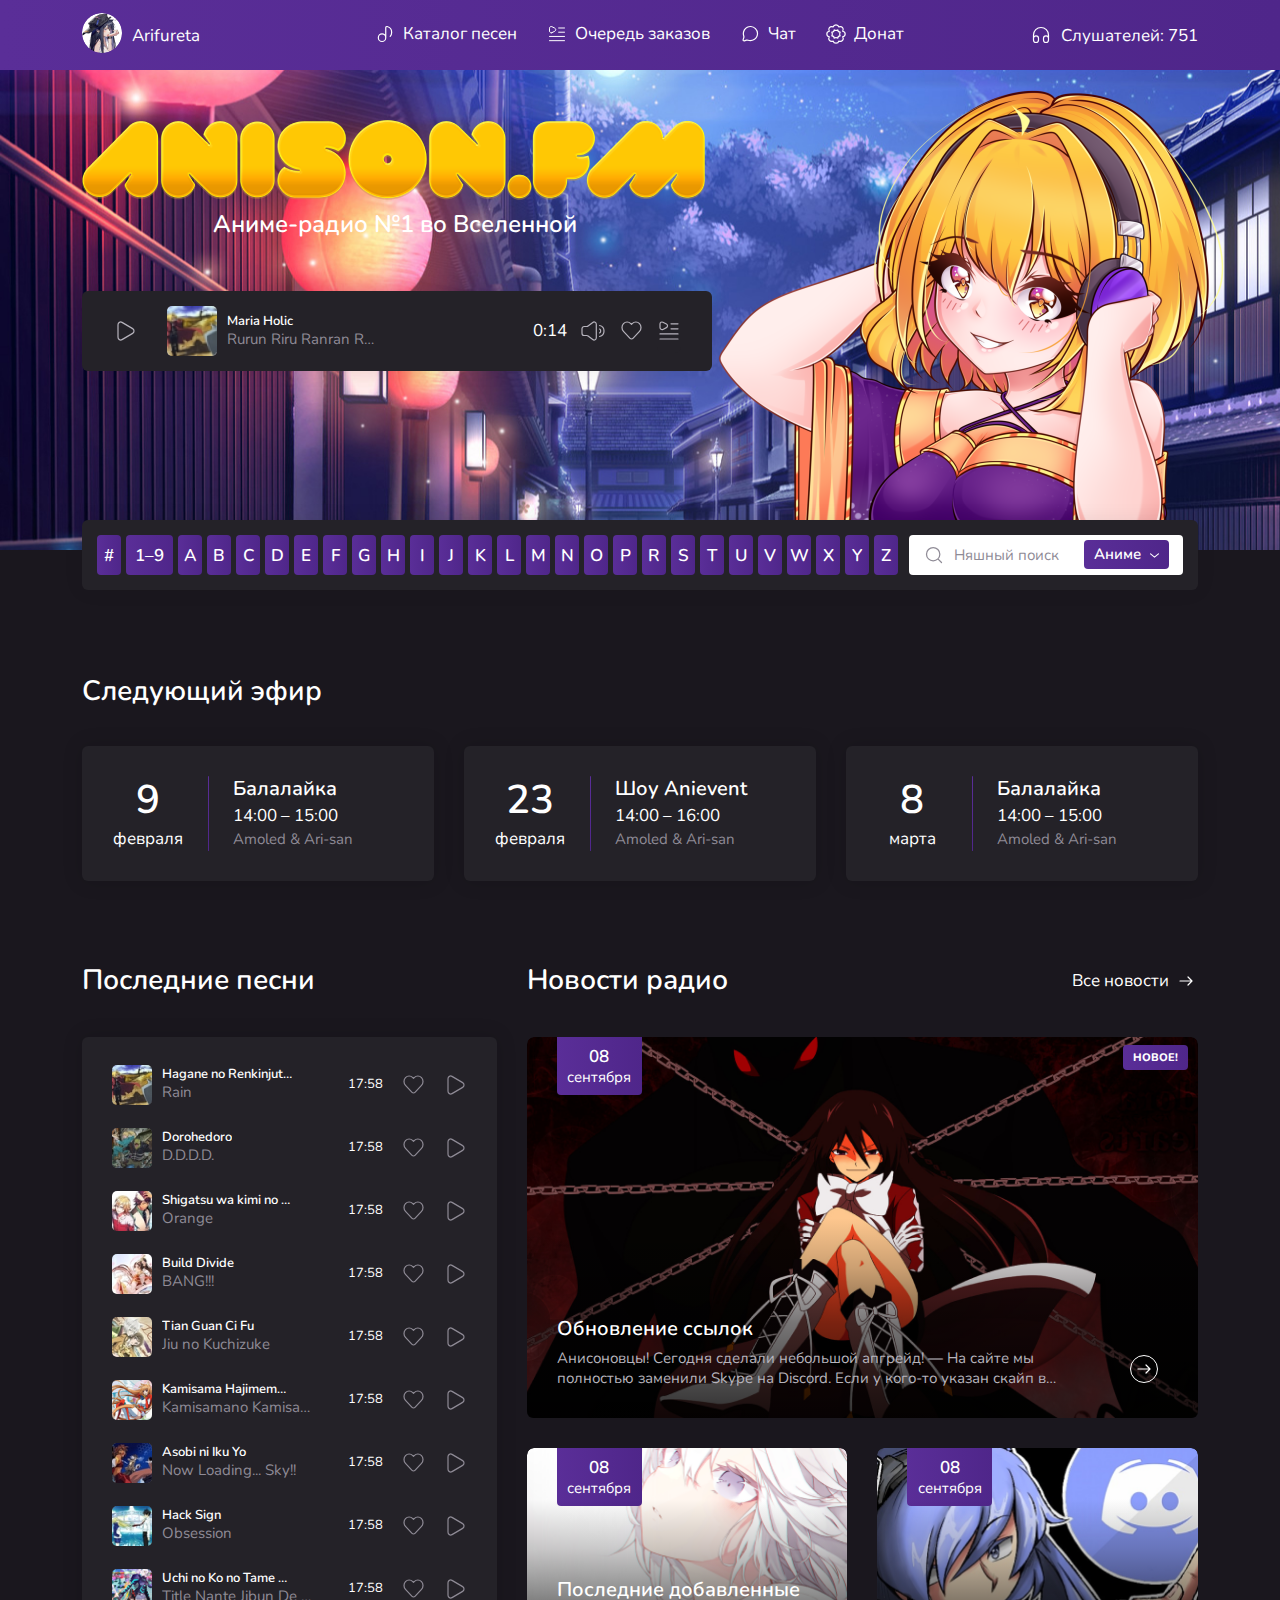
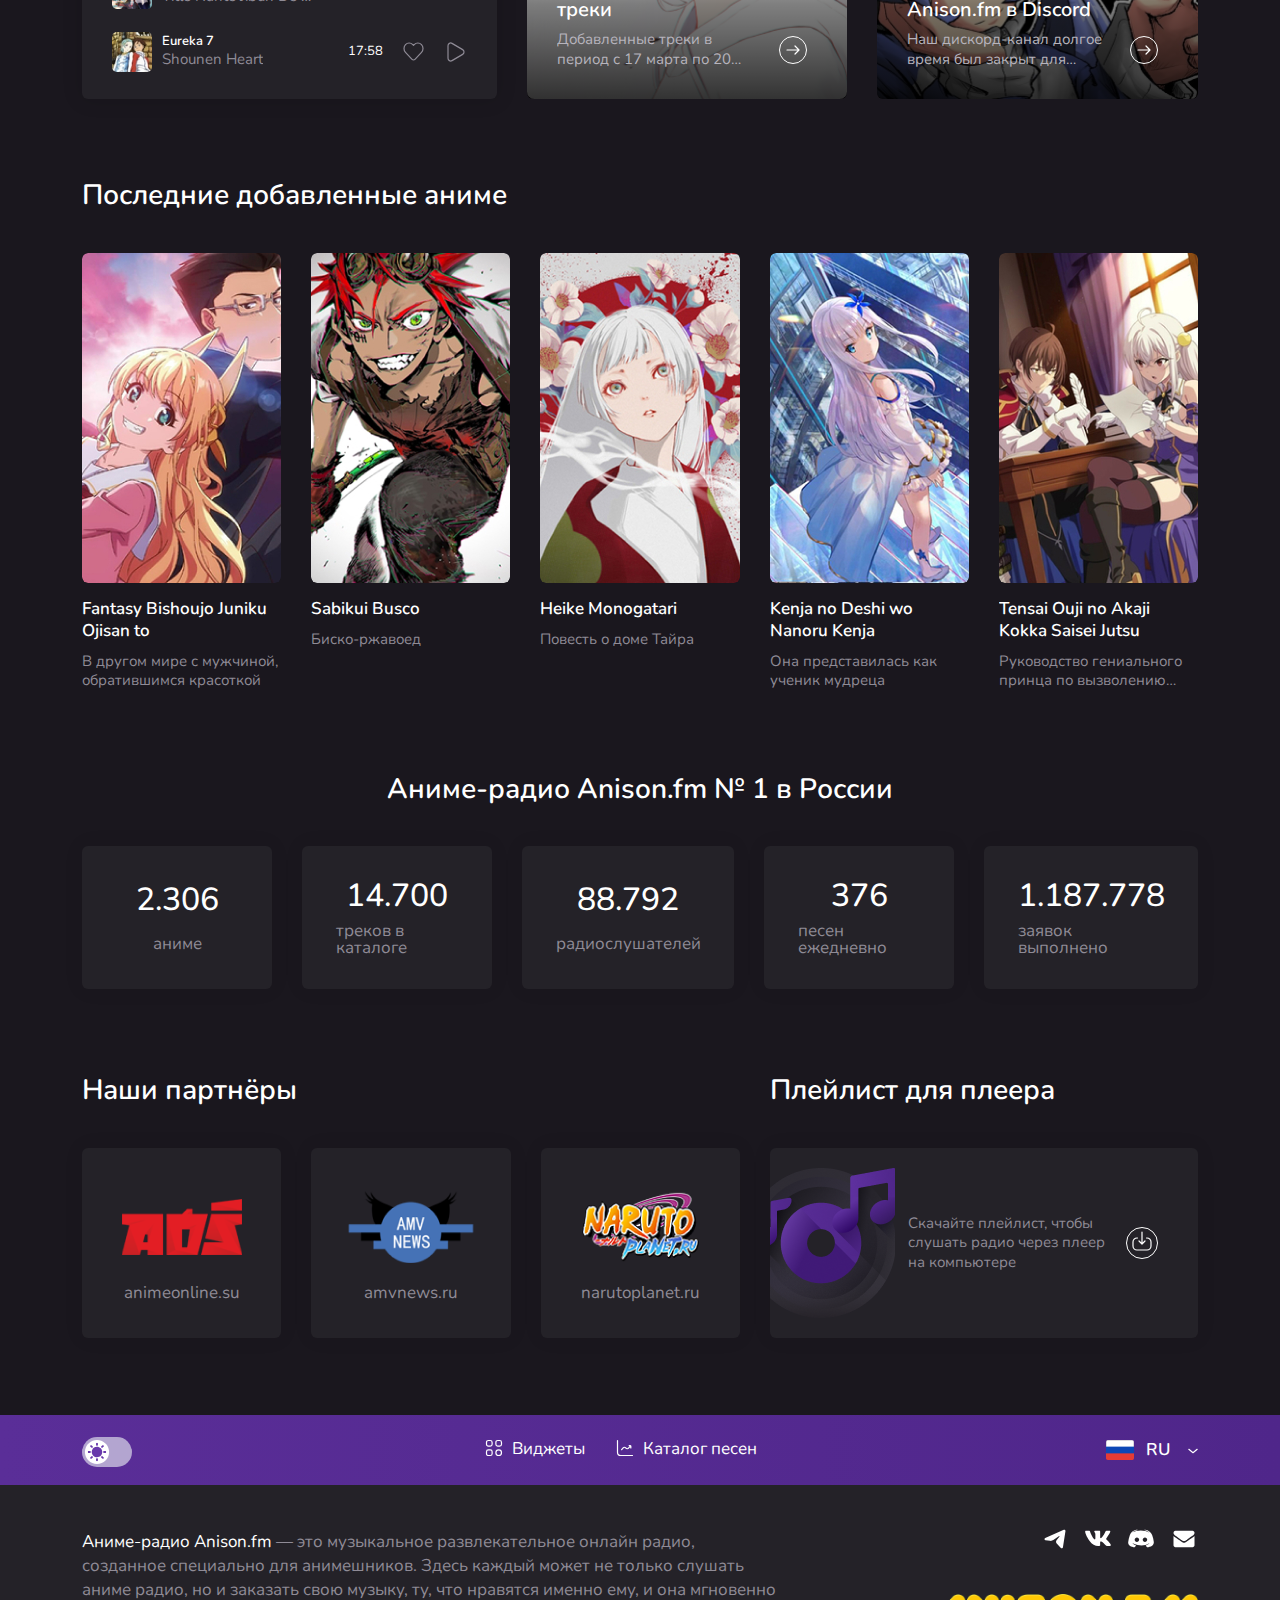
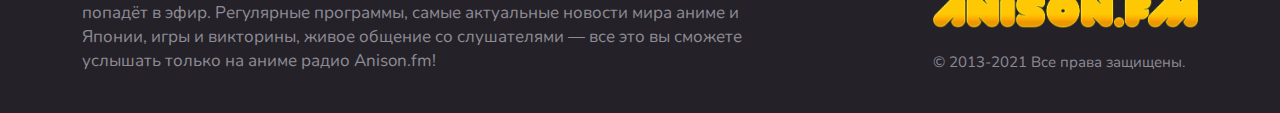
<file: modals/track-modals-short.html>
<!doctype html>
<html lang="ru">
<head>
    <meta charset="UTF-8">
    <meta name="viewport"
          content="width=device-width, user-scalable=no, initial-scale=1.0, maximum-scale=1.0, minimum-scale=1.0">
    <meta http-equiv="X-UA-Compatible" content="ie=edge">
    <title>Anison.fm</title>
    <link rel="stylesheet" href="../scss/swiper-bundle.css">
    <link rel="stylesheet" href="../scss/select2.min.css">
    <link rel="stylesheet" href="../scss/bootstrap.min.css">
    <link rel="stylesheet" href="../scss/main.css">
</head>
<body class="dark-theme">
<div class="page">
    <!--header-->
    <header class="header">
        <div class="header-bg">
            <div class="container">
                <div class="row">
                    <div class="col-12">
                        <div class="header-menu">
                            <div class="header-login">
                                <!--              <button type="button" class="header-login__btn" data-bs-toggle="modal"-->
                                <!--                      data-bs-target="#exampleModal">-->
                                <!--                Войти-->
                                <!--              </button>-->
                                <a href="#" class="profile-block">
                                    <img src="../img/backgrounds/profile-img.png " alt="" class="profile-block__img">
                                    <p class="profile-block__title">Arifureta</p>
                                </a>
                            </div>
                            <nav class="nav-menu">
                                <li class="nav-item">
                                    <a href="#" class="nav-link">
                                        <svg class="nav-link__icon">
                                            <use xlink:href="../img/sprite.svg#song-icon"></use>
                                        </svg>
                                        <p class="nav-link__text">Каталог песен</p>
                                    </a>
                                </li>
                                <li class="nav-item">
                                    <a href="#" class="nav-link">
                                        <svg class="nav-link__icon">
                                            <use xlink:href="../img/sprite.svg#list-icon"></use>
                                        </svg>
                                        <p class="nav-link__text">Очередь заказов</p>
                                    </a>
                                </li>
                                <li class="nav-item">
                                    <a href="#" class="nav-link">
                                        <svg class="nav-link__icon">
                                            <use xlink:href="../img/sprite.svg#chat-icon"></use>
                                        </svg>
                                        <p class="nav-link__text">Чат</p>
                                    </a>
                                </li>
                                <li class="nav-item">
                                    <a href="#" class="nav-link">
                                        <svg class="nav-link__icon">
                                            <use xlink:href="../img/sprite.svg#donat-icon"></use>
                                        </svg>
                                        <p class="nav-link__text">Донат</p>
                                    </a>
                                </li>
                            </nav>
                            <div class="header-listeners">
                                <div class="listeners-block">
                                    <svg class="listeners-block__icon">
                                        <use xlink:href="../img/sprite.svg#listeners-icon"></use>
                                    </svg>
                                    <p class="listeners-block__text">Слушателей: 751</p>
                                </div>
                            </div>
                            <div class="btn-container">
                                <button class="menu-btn">
                                    <svg class="menu-btn__icon">
                                        <use xlink:href="../img/sprite.svg#menu-icon"></use>
                                    </svg>
                                </button>
                            </div>
                        </div>
                    </div>
                </div>
            </div>
            <nav class="mobile-nav">
                <div class="mobile-header">
                    <div class="header-listeners">
                        <div class="listeners-block">
                            <svg class="listeners-block__icon">
                                <use xlink:href="../img/sprite.svg#listeners-icon"></use>
                            </svg>
                            <p class="listeners-block__text">Слушателей: 751</p>
                        </div>
                    </div>
                    <button type="button" class="btn-close btn-close--mobile"></button>
                </div>
                <div class="mobile-menu">
                    <!--        <button type="button" class="header-login__btn header-login__btn&#45;&#45;mobile" data-bs-toggle="modal"-->
                    <!--                data-bs-target="#exampleModal">-->
                    <!--          Войти-->
                    <!--        </button>-->
                    <div class="profile-block">
                        <img src="../img/backgrounds/profile-img.png " alt="" class="profile-block__img">
                        <p class="profile-block__title">Arifureta</p>
                    </div>
                    <li class="mobile-item">
                        <a href="" class="mobile-link">
                            <svg class="mobile-link__icon">
                                <use xlink:href="../img/sprite.svg#song-icon"></use>
                            </svg>
                            <p class="mobile-link__text">Каталог песен</p>
                        </a>
                    </li>
                    <li class="mobile-item">
                        <a href="# " class="mobile-link">
                            <svg class="mobile-link__icon">
                                <use xlink:href="../img/sprite.svg#list-icon"></use>
                            </svg>
                            <p class="mobile-link__text">Очередь заказов</p>
                        </a>
                    </li>
                    <li class="mobile-item">
                        <a href="# " class="mobile-link">
                            <svg class="mobile-link__icon">
                                <use xlink:href="../img/sprite.svg#chat-icon"></use>
                            </svg>
                            <p class="mobile-link__text">Чат</p>
                        </a>
                    </li>
                    <li class="mobile-item">
                        <a href="# " class="mobile-link">
                            <svg class="mobile-link__icon">
                                <use xlink:href="../img/sprite.svg#donat-icon"></use>
                            </svg>
                            <p class="mobile-link__text">Донат</p>
                        </a>
                    </li>
                    <li class="mobile-item">
                        <a href="# " class="mobile-link">
                            <svg class="mobile-link__icon">
                                <use xlink:href="../img/sprite.svg#widgets-icon"></use>
                            </svg>
                            <p class="mobile-link__text">Виджеты</p>
                        </a>
                    </li>
                    <li class="mobile-item">
                        <a href="# " class="mobile-link">
                            <svg class="mobile-link__icon">
                                <use xlink:href="../img/sprite.svg#statistic-icon"></use>
                            </svg>
                            <p class="mobile-link__text">Статистика</p>
                        </a>
                    </li>
                </div>

            </nav>
        </div>
    </header>
    <!--main-->
    <main class="main">
        <!--main-section-->
        <div class="main-bg">
            <div class="container">
                <div class="row">
                    <div class="col-12">
                        <div class="main-wrapper">
                            <div class="main-block">
                                <h1 class="logo-title">
                                    <a href="/" class="logo-link">
                                        <img src="../img/logo-main.png" alt="logo" class="logo-link__img">
                                    </a>
                                    <p class="logo-title__subtitle">Аниме-радио №1 во Вселенной</p>
                                </h1>
                                <div class="player-wrapper">
                                    <div class="player-item">
                                        <div class="d-flex align-items-center">
                                            <div class="song-group mr-30">
                                                <button class="song-play">
                                                    <svg class="song-play__start">
                                                        <use href="../img/sprite.svg#start-icon"></use>
                                                    </svg>
                                                    <svg class="song-play__stop hide">
                                                        <use href="../img/sprite.svg#stop-icon"></use>
                                                    </svg>
                                                </button>
                                            </div>
                                            <div class="song-box">
                                                <img src="../img/song/song-1.jpg" alt=""
                                                     class="song-item__img song-item__img--title">
                                                <div class="d-flex flex-column">
                                                    <a href="#" class="song-box__title">Maria Holic</a>
                                                    <p class="song-box__subtitle">Rurun Riru Ranran Rara</p>
                                                </div>
                                            </div>
                                        </div>
                                        <div class="song-group">
                                            <p class="song-item__time">0:14</p>
                                            <div class="song-container">
                                                <button class="song-sound">
                                                    <svg class="song-sound__icon song-sound__icon--on">
                                                        <use href="../img/sprite.svg#sound-icon"></use>
                                                    </svg>
                                                    <svg class="song-sound__icon song-sound__icon--off hide">
                                                        <use href="../img/sprite.svg#sound-icon-off"></use>
                                                    </svg>
                                                </button>
                                                <div class="list-dropdown hide">
                                                    <input type="range" class="form-range" min="0" max="100"
                                                           id="customRange2">
                                                </div>
                                            </div>
                                            <button class="song-like">
                                                <svg class="song-like__empty">
                                                    <use href="../img/sprite.svg#empty-icon"></use>
                                                </svg>
                                                <svg class="song-like__fill hide">
                                                    <use href="../img/sprite.svg#fill-icon"></use>
                                                </svg>
                                            </button>
                                            <button class="song-list" data-bs-toggle="modal" data-bs-target="#listModal">
                                                <svg class="song-list__icon">
                                                    <use href="../img/sprite.svg#list-icon"></use>
                                                </svg>
                                            </button>
                                        </div>
                                    </div>
                                    <div class="song-dropdown">
                                        <p class="song-dropdown__title">Далее в эфире</p>
                                        <div class="song-list">
                                            <div class="list-item">
                                                <div class="song-box">
                                                    <span class="list-item__number">1</span>
                                                    <img src="../img/song/song-11.jpg" alt="" class="song-item__img">
                                                    <div class="d-flex flex-column">
                                                        <a href="#" class="song-box__title">FLCL</a>
                                                        <p class="song-box__subtitle">Little Busters</p>
                                                    </div>
                                                </div>
                                                <div class="song-vote">
                                                    <div class="song-wrap">
                                                        <span class="song-vote__active"></span>
                                                        <a href="#" class="song-vote__author">Arri</a>
                                                    </div>
                                                    <button class="song-sign">
                                                        <svg class="song-sign__plus">
                                                            <use href="../img/sprite.svg#plus-icon"></use>
                                                        </svg>
                                                        <svg class="song-sign__minus hide">
                                                            <use href="../img/sprite.svg#minus-icon"></use>
                                                        </svg>
                                                    </button>
                                                    <div class="d-flex flex-column">
                                                        <span class="song-vote__votes">110</span>
                                                        <p class="song-vote__subtitle">голосов</p>
                                                    </div>
                                                </div>
                                            </div>
                                            <div class="list-item">
                                                <div class="song-box">
                                                    <span class="list-item__number">2</span>
                                                    <img src="../img/song/song-12.jpg" alt="" class="song-item__img">
                                                    <div class="d-flex flex-column">
                                                        <a href="#" class="song-box__title">AJIN</a>
                                                        <pp class="song-box__subtitle">Yoru wa Nemureru kai</pp>
                                                    </div>
                                                </div>
                                                <div class="song-vote">
                                                    <a href="#" class="song-vote__author">UsagiChiba</a>
                                                    <button class="song-sign">
                                                        <svg class="song-sign__plus">
                                                            <use href="../img/sprite.svg#plus-icon"></use>
                                                        </svg>
                                                        <svg class="song-sign__minus hide">
                                                            <use href="../img/sprite.svg#minus-icon"></use>
                                                        </svg>
                                                    </button>
                                                    <div class="d-flex flex-column">
                                                        <span class="song-vote__votes">11</span>
                                                        <p class="song-vote__subtitle">голосов</p>
                                                    </div>
                                                </div>
                                            </div>
                                            <div class="list-item">
                                                <div class="song-box">
                                                    <span class="list-item__number">3</span>
                                                    <img src="../img/song/song-13.jpg" alt="" class="song-item__img">
                                                    <div class="d-flex flex-column">
                                                        <a href="#" class="song-box__title">Uta no Prince-sama</a>
                                                        <p class="song-box__subtitle">Up-Down-Up!</p>
                                                    </div>
                                                </div>
                                                <div class="song-vote">
                                                    <a href="#" class="song-vote__author">WeebsVeteran</a>
                                                    <button class="song-sign">
                                                        <svg class="song-sign__plus">
                                                            <use href="../img/sprite.svg#plus-icon"></use>
                                                        </svg>
                                                        <svg class="song-sign__minus hide">
                                                            <use href="../img/sprite.svg#minus-icon"></use>
                                                        </svg>
                                                    </button>
                                                    <div class="d-flex flex-column">
                                                        <span class="song-vote__votes">10</span>
                                                        <p class="song-vote__subtitle">голосов</p>
                                                    </div>
                                                </div>
                                            </div>
                                            <div class="list-item">
                                                <div class="song-box">
                                                    <span class="list-item__number">4</span>
                                                    <img src="../img/song/song-14.jpg" alt="" class="song-item__img">
                                                    <div class="d-flex flex-column">
                                                        <a href="#" class="song-box__title">Rakudai Kishi no Cavalry</a>
                                                        <p class="song-box__subtitle">Rakudai Kishi no Cavalry</p>
                                                    </div>
                                                </div>
                                                <div class="song-vote">
                                                    <a href="#" class="song-vote__author">WeebsVeteran</a>
                                                    <button class="song-sign">
                                                        <svg class="song-sign__plus">
                                                            <use href="../img/sprite.svg#plus-icon"></use>
                                                        </svg>
                                                        <svg class="song-sign__minus hide">
                                                            <use href="../img/sprite.svg#minus-icon"></use>
                                                        </svg>
                                                    </button>
                                                    <div class="d-flex flex-column">
                                                        <span class="song-vote__votes">9</span>
                                                        <p class="song-vote__subtitle">голосов</p>
                                                    </div>
                                                </div>
                                            </div>
                                            <div class="list-item">
                                                <div class="song-box">
                                                    <span class="list-item__number">5</span>
                                                    <img src="../img/song/song-15.jpg" alt="" class="song-item__img">
                                                    <div class="d-flex flex-column">
                                                        <a href="#" class="song-box__title">Slayers</a>
                                                        <p class="song-box__subtitle">Get Along</p>
                                                    </div>
                                                </div>
                                                <div class="song-vote">
                                                    <a href="#" class="song-vote__author">Dead_Waifu</a>
                                                    <button class="song-sign">
                                                        <svg class="song-sign__plus">
                                                            <use href="../img/sprite.svg#plus-icon"></use>
                                                        </svg>
                                                        <svg class="song-sign__minus hide">
                                                            <use href="../img/sprite.svg#minus-icon"></use>
                                                        </svg>
                                                    </button>
                                                    <div class="d-flex flex-column">
                                                        <span class="song-vote__votes">7</span>
                                                        <p class="song-vote__subtitle">голосов</p>
                                                    </div>
                                                </div>
                                            </div>
                                            <button class="radio-link radio-link--dropdown" data-bs-toggle="modal"
                                                    data-bs-target="#listModal">
                                                <p class="radio-link__text">Вся очередь заказов</p>
                                                <svg class="radio-link__icon">
                                                    <use href="../img/sprite.svg#arrow-icon"></use>
                                                </svg>
                                            </button>
                                        </div>

                                    </div>
                                </div>
                            </div>
                            <div class="main-img">
                                <img src="../img/backgrounds/main-girl.png" alt="" class="main-img__img">
                            </div>
                            <div class="search-wrapper">
                                <div class="search-links">
                                    <a href="#" class="search-link">#</a>
                                    <a href="#" class="search-link">1–9</a>
                                    <a href="#" class="search-link">A</a>
                                    <a href="#" class="search-link">B</a>
                                    <a href="#" class="search-link">C</a>
                                    <a href="#" class="search-link">D</a>
                                    <a href="#" class="search-link">E</a>
                                    <a href="#" class="search-link">F</a>
                                    <a href="#" class="search-link">G</a>
                                    <a href="#" class="search-link">H</a>
                                    <a href="#" class="search-link">I</a>
                                    <a href="#" class="search-link">J</a>
                                    <a href="#" class="search-link">K</a>
                                    <a href="#" class="search-link">L</a>
                                    <a href="#" class="search-link">M</a>
                                    <a href="#" class="search-link">N</a>
                                    <a href="#" class="search-link">O</a>
                                    <a href="#" class="search-link">P</a>
                                    <a href="#" class="search-link">R</a>
                                    <a href="#" class="search-link">S</a>
                                    <a href="#" class="search-link">T</a>
                                    <a href="#" class="search-link">U</a>
                                    <a href="#" class="search-link">V</a>
                                    <a href="#" class="search-link">W</a>
                                    <a href="#" class="search-link">X</a>
                                    <a href="#" class="search-link">Y</a>
                                    <a href="#" class="search-link">Z</a>
                                </div>
                                <form onsubmit="event.preventDefault();" class="search-form">
                                    <label class="search-box">
                                        <svg class="search-box__icon">
                                            <use href="../img/sprite.svg#search-icon"></use>
                                        </svg>
                                        <input type="search" placeholder="Няшный поиск" class="search-box__input">
                                    </label>
                                    <div class="search-dropdown">
                                        <button class="search-dropdown__title">Аниме</button>
                                        <ul class="search-list ">
                                            <li class="search-item search-item--active">
                                                Аниме
                                            </li>
                                            <li class="search-item">
                                                Трек
                                            </li>
                                            <li class="search-item">
                                                Артист
                                            </li>
                                        </ul>
                                    </div>
                                    <div class="search-validation hide">
                                        <a href="#" class="validation-item">
                                            <img src="../img/song/song-1.jpg" alt="" class="validation-item__img">
                                            <div class="d-flex flex-column">
                                                <p class="validation-item__title">Full Metal Panic!</p>
                                                <p class="validation-item__subtitle">Стальная тревога!</p>
                                            </div>
                                        </a>
                                        <a href="#" class="validation-item">
                                            <img src="../img/song/song-1.jpg" alt="" class="validation-item__img">
                                            <div class="d-flex flex-column">
                                                <p class="validation-item__title">Hanage no Renkinjutsushi</p>
                                                <p class="validation-item__subtitle">Стальной алхимик</p>
                                            </div>
                                        </a>
                                        <a href="#" class="validation-item">
                                            <img src="../img/song/song-1.jpg" alt="" class="validation-item__img">
                                            <div class="d-flex flex-column">
                                                <p class="validation-item__title">Koutetsu Sangokushi</p>
                                                <p class="validation-item__subtitle">Стальные Хроники Царств</p>
                                            </div>
                                        </a>
                                        <a href="#" class="validation-item">
                                            <img src="../img/song/song-1.jpg" alt="" class="validation-item__img">
                                            <div class="d-flex flex-column">
                                                <p class="validation-item__title">Kurogane no Linebarrels</p>
                                                <p class="validation-item__subtitle">Стальные Лайнбаррели</p>
                                            </div>
                                        </a>
                                        <a href="#" class="validation-item">
                                            <img src="../img/song/song-1.jpg" alt="" class="validation-item__img">
                                            <div class="d-flex flex-column">
                                                <p class="validation-item__title">M3: Sono Kuroki Hagane</p>
                                                <p class="validation-item__subtitle">М3: Эта Чёрная Сталь</p>
                                            </div>
                                        </a>
                                        <a href="#" class="validation-item">
                                            <img src="../img/song/song-1.jpg" alt="" class="validation-item__img">
                                            <div class="d-flex flex-column">
                                                <p class="validation-item__title">M3: Sono Kuroki Hagane</p>
                                                <p class="validation-item__subtitle">М3: Эта Чёрная Сталь</p>
                                            </div>
                                        </a>
                                    </div>
                                    <div class=" search-validation search-validation--text hide">
                                        <a href="#" class="validation-item">
                                            <p class="validation-item__title">Nanase Hikaru</p>
                                        </a>
                                        <a href="#" class="validation-item">
                                            <p class="validation-item__title">Nana Mizuki</p>
                                        </a>
                                        <a href="#" class="validation-item">
                                            <p class="validation-item__title">Nanairo Namida</p>
                                        </a>
                                        <a href="#" class="validation-item">
                                            <p class="validation-item__title">Hazel Fernandes</p>
                                        </a>
                                        <a href="#" class="validation-item">
                                            <p class="validation-item__title">Shiho Nanba</p>
                                        </a>
                                        <a href="#" class="validation-item">
                                            <p class="validation-item__title">Shiho Nanba</p>
                                        </a>
                                    </div>
                                </form>
                            </div>
                        </div>

                    </div>
                </div>
            </div>
        </div>
        <!--player-mobile-->
        <div class="main-bg-mobile">
            <div class="container">
                <div class="row">
                    <div class="col-12">
                        <div class="mobile-grid">
                            <div class="mobile-grid-item">
                                <div class="mobile-box">
                                    <div class="d-flex align-items-center">
                                        <img src="../img/song/song-1.jpg" alt="" class="mobile-box__img">
                                        <div class="d-flex flex-column">
                                            <a href="#" class="mobile-box__title">Maria Holic</a>
                                            <p class="mobile-box__subtitle">Rurun Riru Ranran Rara</p>
                                        </div>
                                    </div>
                                    <p class="mobile-box__time">17:58</p>
                                </div>
                                <div class="song-group">
                                    <button class="song-like">
                                        <svg class="song-like__empty song-like__empty--grey">
                                            <use href="../img/sprite.svg#empty-icon"></use>
                                        </svg>
                                        <svg class="song-like__fill hide">
                                            <use href="../img/sprite.svg#fill-icon"></use>
                                        </svg>
                                    </button>
                                    <button class="song-play">
                                        <svg class="song-play__start song-play__start--grey">
                                            <use href="../img/sprite.svg#start-icon"></use>
                                        </svg>
                                        <svg class="song-play__stop song-play__stop--black hide">
                                            <use href="../img/sprite.svg#stop-icon"></use>
                                        </svg>
                                    </button>
                                    <button class="song-list" data-bs-toggle="modal" data-bs-target="#listModal">
                                        <svg class="song-list__icon">
                                            <use href="../img/sprite.svg#list-icon"></use>
                                        </svg>
                                    </button>
                                </div>
                            </div>
                            <a href="#" class="mobile-btn">Заказать трек</a>
                            <div class="search-wrapper search-wrapper--mobile">
                                <form onsubmit="event.preventDefault();" class="search-form">
                                    <label class="search-box">
                                        <svg class="search-box__icon">
                                            <use href="../img/sprite.svg#search-icon"></use>
                                        </svg>
                                        <input type="search" placeholder="Няшный поиск" class="search-box__input">
                                    </label>
                                    <div class="search-dropdown">
                                        <button class="search-dropdown__title">Аниме</button>
                                        <ul class="search-list ">
                                            <li class="search-item search-item--active">
                                                Аниме
                                            </li>
                                            <li class="search-item">
                                                Трек
                                            </li>
                                            <li class="search-item">
                                                Артист
                                            </li>
                                        </ul>
                                    </div>
                                    <div class="search-validation hide">
                                        <a href="#" class="validation-item">
                                            <img src="../img/song/song-1.jpg" alt="" class="validation-item__img">
                                            <div class="d-flex flex-column">
                                                <p class="validation-item__title">Full Metal Panic!</p>
                                                <p class="validation-item__subtitle">Стальная тревога!</p>
                                            </div>
                                        </a>
                                        <a href="#" class="validation-item">
                                            <img src="../img/song/song-1.jpg" alt="" class="validation-item__img">
                                            <div class="d-flex flex-column">
                                                <p class="validation-item__title">Hanage no Renkinjutsushi</p>
                                                <p class="validation-item__subtitle">Стальной алхимик</p>
                                            </div>
                                        </a>
                                        <a href="#" class="validation-item">
                                            <img src="../img/song/song-1.jpg" alt="" class="validation-item__img">
                                            <div class="d-flex flex-column">
                                                <p class="validation-item__title">Koutetsu Sangokushi</p>
                                                <p class="validation-item__subtitle">Стальные Хроники Царств</p>
                                            </div>
                                        </a>
                                        <a href="#" class="validation-item">
                                            <img src="../img/song/song-1.jpg" alt="" class="validation-item__img">
                                            <div class="d-flex flex-column">
                                                <p class="validation-item__title">Kurogane no Linebarrels</p>
                                                <p class="validation-item__subtitle">Стальные Лайнбаррели</p>
                                            </div>
                                        </a>
                                        <a href="#" class="validation-item">
                                            <img src="../img/song/song-1.jpg" alt="" class="validation-item__img">
                                            <div class="d-flex flex-column">
                                                <p class="validation-item__title">M3: Sono Kuroki Hagane</p>
                                                <p class="validation-item__subtitle">М3: Эта Чёрная Сталь</p>
                                            </div>
                                        </a>
                                        <a href="#" class="validation-item">
                                            <img src="../img/song/song-1.jpg" alt="" class="validation-item__img">
                                            <div class="d-flex flex-column">
                                                <p class="validation-item__title">M3: Sono Kuroki Hagane</p>
                                                <p class="validation-item__subtitle">М3: Эта Чёрная Сталь</p>
                                            </div>
                                        </a>
                                    </div>
                                    <div class=" search-validation search-validation--text hide">
                                        <a href="#" class="validation-item">
                                            <p class="validation-item__title">Nanase Hikaru</p>
                                        </a>
                                        <a href="#" class="validation-item">
                                            <p class="validation-item__title">Nana Mizuki</p>
                                        </a>
                                        <a href="#" class="validation-item">
                                            <p class="validation-item__title">Nanairo Namida</p>
                                        </a>
                                        <a href="#" class="validation-item">
                                            <p class="validation-item__title">Hazel Fernandes</p>
                                        </a>
                                        <a href="#" class="validation-item">
                                            <p class="validation-item__title">Shiho Nanba</p>
                                        </a>
                                        <a href="#" class="validation-item">
                                            <p class="validation-item__title">Shiho Nanba</p>
                                        </a>
                                    </div>
                                </form>
                            </div>
                        </div>


                    </div>
                </div>
            </div>
        </div>
        <div class="section-bg">
            <!--music-section-->
            <div class="container">
                <!--live-section-->
                <div class="row">
                    <div class="col-12">
                        <div class="live-wrapper">
                            <div class="live-block">
                                <h2 class="live-block__title">Следующий эфир</h2>
                                <div class="live-grid">
                                    <a href="#" class="live-item">
                                        <div class="live-date">
                                        <span class="live-date__number">
                                            9
                                        </span>
                                            <p class="live-date__month">февраля</p>
                                        </div>
                                        <div class="live-info">
                                            <p class="live-info__title">Балалайка</p>
                                            <p class="live-info__time">14:00 – 15:00</p>
                                            <p class="live-info__author">Amoled & Ari-san</p>
                                        </div>
                                    </a>
                                    <a href="#" class="live-item">
                                        <div class="live-date">
                                        <span class="live-date__number">
                                          23
                                        </span>
                                            <p class="live-date__month">февраля</p>
                                        </div>
                                        <div class="live-info">
                                            <p class="live-info__title">Шоу Anievent</p>
                                            <p class="live-info__time">14:00 – 16:00</p>
                                            <p class="live-info__author">Amoled & Ari-san</p>
                                        </div>
                                    </a>
                                    <a href="#" class="live-item">
                                        <div class="live-date">
                                        <span class="live-date__number">
                                            8
                                        </span>
                                            <p class="live-date__month">марта</p>
                                        </div>
                                        <div class="live-info">
                                            <p class="live-info__title">Балалайка</p>
                                            <p class="live-info__time">14:00 – 15:00</p>
                                            <p class="live-info__author">Amoled & Ari-san</p>
                                        </div>
                                    </a>
                                </div>
                            </div>
                        </div>
                    </div>
                </div>
                <!--news-section-->
                <div class="row">
                    <div class="col-12">
                        <div class="music-wrapper">
                            <div class="song-wrapper">
                                <h2 class="song-wrapper__title">Последние песни</h2>
                                <div class="song-grid ">
                                    <div class="song-item ">
                                        <div class="song-box">
                                            <img src="../img/song/song-1.jpg" alt="" class="song-item__img">
                                            <div class="d-flex flex-column">
                                                <p class="song-box__title">Hagane no Renkinjutsushi</p>
                                                <p class="song-box__subtitle">Rain</p>
                                            </div>
                                        </div>
                                        <div class="song-group">
                                            <p class="song-item__time">17:58</p>
                                            <button class="song-like">
                                                <svg class="song-like__empty song-like__empty--grey">
                                                    <use href="../img/sprite.svg#empty-icon"></use>
                                                </svg>
                                                <svg class="song-like__fill hide">
                                                    <use href="../img/sprite.svg#fill-icon"></use>
                                                </svg>
                                            </button>
                                            <button class="song-play">
                                                <svg class="song-play__start song-play__start--grey">
                                                    <use href="../img/sprite.svg#start-icon"></use>
                                                </svg>
                                                <svg class="song-play__stop song-play__stop--black hide">
                                                    <use href="../img/sprite.svg#stop-icon"></use>
                                                </svg>
                                            </button>
                                        </div>
                                    </div>
                                    <div class="song-item">
                                        <div class="song-box">
                                            <img src="../img/song/song-2.jpg" alt="" class="song-item__img">
                                            <div class="d-flex flex-column">
                                                <p class="song-box__title">Dorohedoro</p>
                                                <p class="song-box__subtitle">D.D.D.D.</p>
                                            </div>
                                        </div>
                                        <div class="song-group">
                                            <p class="song-item__time">17:58</p>
                                            <button class="song-like">
                                                <svg class="song-like__empty song-like__empty--grey">
                                                    <use href="../img/sprite.svg#empty-icon"></use>
                                                </svg>
                                                <svg class="song-like__fill hide">
                                                    <use href="../img/sprite.svg#fill-icon"></use>
                                                </svg>
                                            </button>
                                            <button class="song-play">
                                                <svg class="song-play__start song-play__start--grey">
                                                    <use href="../img/sprite.svg#start-icon"></use>
                                                </svg>
                                                <svg class="song-play__stop song-play__stop--black hide">
                                                    <use href="../img/sprite.svg#stop-icon"></use>
                                                </svg>
                                            </button>
                                        </div>
                                    </div>
                                    <div class="song-item">
                                        <div class="song-box">
                                            <img src="../img/song/song-3.jpg" alt="" class="song-item__img">
                                            <div class="d-flex flex-column">
                                                <p class="song-box__title">Shigatsu wa kimi no uso</p>
                                                <p class="song-box__subtitle">Orange</p>
                                            </div>
                                        </div>
                                        <div class="song-group">
                                            <p class="song-item__time">17:58</p>
                                            <button class="song-like">
                                                <svg class="song-like__empty song-like__empty--grey">
                                                    <use href="../img/sprite.svg#empty-icon"></use>
                                                </svg>
                                                <svg class="song-like__fill hide">
                                                    <use href="../img/sprite.svg#fill-icon"></use>
                                                </svg>
                                            </button>
                                            <button class="song-play">
                                                <svg class="song-play__start song-play__start--grey">
                                                    <use href="../img/sprite.svg#start-icon"></use>
                                                </svg>
                                                <svg class="song-play__stop song-play__stop--black hide">
                                                    <use href="../img/sprite.svg#stop-icon"></use>
                                                </svg>
                                            </button>
                                        </div>
                                    </div>
                                    <div class="song-item">

                                        <div class="song-box">
                                            <img src="../img/song/song-5.jpg" alt="" class="song-item__img">
                                            <div class="d-flex flex-column">
                                                <p class="song-box__title">Build Divide</p>
                                                <p class="song-box__subtitle">BANG!!!</p>
                                            </div>
                                        </div>
                                        <div class="song-group">
                                            <p class="song-item__time">17:58</p>
                                            <button class="song-like">
                                                <svg class="song-like__empty song-like__empty--grey">
                                                    <use href="../img/sprite.svg#empty-icon"></use>
                                                </svg>
                                                <svg class="song-like__fill hide">
                                                    <use href="../img/sprite.svg#fill-icon"></use>
                                                </svg>
                                            </button>
                                            <button class="song-play">
                                                <svg class="song-play__start song-play__start--grey">
                                                    <use href="../img/sprite.svg#start-icon"></use>
                                                </svg>
                                                <svg class="song-play__stop song-play__stop--black hide">
                                                    <use href="../img/sprite.svg#stop-icon"></use>
                                                </svg>
                                            </button>
                                        </div>
                                    </div>
                                    <div class="song-item">

                                        <div class="song-box">
                                            <img src="../img/song/song-6.jpg" alt="" class="song-item__img">
                                            <div class="d-flex flex-column">
                                                <p class="song-box__title">Tian Guan Ci Fu</p>
                                                <p class="song-box__subtitle">Jiu no Kuchizuke</p>
                                            </div>
                                        </div>
                                        <div class="song-group">
                                            <p class="song-item__time">17:58</p>
                                            <button class="song-like">
                                                <svg class="song-like__empty song-like__empty--grey">
                                                    <use href="../img/sprite.svg#empty-icon"></use>
                                                </svg>
                                                <svg class="song-like__fill hide">
                                                    <use href="../img/sprite.svg#fill-icon"></use>
                                                </svg>
                                            </button>
                                            <button class="song-play">
                                                <svg class="song-play__start song-play__start--grey">
                                                    <use href="../img/sprite.svg#start-icon"></use>
                                                </svg>
                                                <svg class="song-play__stop song-play__stop--black hide">
                                                    <use href="../img/sprite.svg#stop-icon"></use>
                                                </svg>
                                            </button>
                                        </div>
                                    </div>
                                    <div class="song-item">
                                        <div class="song-box">
                                            <img src="../img/song/song-7.jpg" alt="" class="song-item__img">
                                            <div class="d-flex flex-column">
                                                <p class="song-box__title">Kamisama Hajimemashita</p>
                                                <p class="song-box__subtitle">Kamisamano Kamisama</p>
                                            </div>
                                        </div>
                                        <div class="song-group">
                                            <p class="song-item__time">17:58</p>
                                            <button class="song-like">
                                                <svg class="song-like__empty song-like__empty--grey">
                                                    <use href="../img/sprite.svg#empty-icon"></use>
                                                </svg>
                                                <svg class="song-like__fill hide">
                                                    <use href="../img/sprite.svg#fill-icon"></use>
                                                </svg>
                                            </button>
                                            <button class="song-play">
                                                <svg class="song-play__start song-play__start--grey">
                                                    <use href="../img/sprite.svg#start-icon"></use>
                                                </svg>
                                                <svg class="song-play__stop song-play__stop--black hide">
                                                    <use href="../img/sprite.svg#stop-icon"></use>
                                                </svg>
                                            </button>
                                        </div>
                                    </div>
                                    <div class="song-item">
                                        <div class="song-box">
                                            <img src="../img/song/song-8.jpg" alt="" class="song-item__img">
                                            <div class="d-flex flex-column">
                                                <p class="song-box__title">Asobi ni Iku Yo</p>
                                                <p class="song-box__subtitle">Now Loading... Sky!!</p>
                                            </div>
                                        </div>
                                        <div class="song-group">
                                            <p class="song-item__time">17:58</p>
                                            <button class="song-like">
                                                <svg class="song-like__empty song-like__empty--grey">
                                                    <use href="../img/sprite.svg#empty-icon"></use>
                                                </svg>
                                                <svg class="song-like__fill hide">
                                                    <use href="../img/sprite.svg#fill-icon"></use>
                                                </svg>
                                            </button>
                                            <button class="song-play">
                                                <svg class="song-play__start song-play__start--grey">
                                                    <use href="../img/sprite.svg#start-icon"></use>
                                                </svg>
                                                <svg class="song-play__stop song-play__stop--black hide">
                                                    <use href="../img/sprite.svg#stop-icon"></use>
                                                </svg>
                                            </button>
                                        </div>
                                    </div>
                                    <div class="song-item">
                                        <div class="song-box">
                                            <img src="../img/song/song-9.jpg" alt="" class="song-item__img">
                                            <div class="d-flex flex-column">
                                                <p class="song-box__title">Hack Sign</p>
                                                <p class="song-box__subtitle">Obsession</p>
                                            </div>
                                        </div>
                                        <div class="song-group">
                                            <p class="song-item__time">17:58</p>
                                            <button class="song-like">
                                                <svg class="song-like__empty song-like__empty--grey">
                                                    <use href="../img/sprite.svg#empty-icon"></use>
                                                </svg>
                                                <svg class="song-like__fill hide">
                                                    <use href="../img/sprite.svg#fill-icon"></use>
                                                </svg>
                                            </button>
                                            <button class="song-play">
                                                <svg class="song-play__start song-play__start--grey">
                                                    <use href="../img/sprite.svg#start-icon"></use>
                                                </svg>
                                                <svg class="song-play__stop song-play__stop--black hide">
                                                    <use href="../img/sprite.svg#stop-icon"></use>
                                                </svg>
                                            </button>
                                        </div>
                                    </div>
                                    <div class="song-item">
                                        <div class="song-box">
                                            <img src="../img/song/song-4.jpg" alt="" class="song-item__img">
                                            <div class="d-flex flex-column">
                                                <p class="song-box__title">Uchi no Ko no Tame Narabararar</p>
                                                <p class="song-box__subtitle">Title Nante Jibun De Kangaenasai</p>
                                            </div>
                                        </div>
                                        <div class="song-group">
                                            <p class="song-item__time">17:58</p>
                                            <button class="song-like">
                                                <svg class="song-like__empty song-like__empty--grey">
                                                    <use href="../img/sprite.svg#empty-icon"></use>
                                                </svg>
                                                <svg class="song-like__fill hide">
                                                    <use href="../img/sprite.svg#fill-icon"></use>
                                                </svg>
                                            </button>
                                            <button class="song-play">
                                                <svg class="song-play__start song-play__start--grey">
                                                    <use href="../img/sprite.svg#start-icon"></use>
                                                </svg>
                                                <svg class="song-play__stop song-play__stop--black hide">
                                                    <use href="../img/sprite.svg#stop-icon"></use>
                                                </svg>
                                            </button>
                                        </div>
                                    </div>
                                    <div class="song-item">
                                        <div class="song-box">
                                            <img src="../img/song/song-10.jpg" alt="" class="song-item__img">
                                            <div class="d-flex flex-column">
                                                <p class="song-box__title">Eureka 7</p>
                                                <p class="song-box__subtitle">Shounen Heart</p>
                                            </div>
                                        </div>
                                        <div class="song-group">
                                            <p class="song-item__time">17:58</p>
                                            <button class="song-like">
                                                <svg class="song-like__empty song-like__empty--grey">
                                                    <use href="../img/sprite.svg#empty-icon"></use>
                                                </svg>
                                                <svg class="song-like__fill hide">
                                                    <use href="../img/sprite.svg#fill-icon"></use>
                                                </svg>
                                            </button>
                                            <button class="song-play">
                                                <svg class="song-play__start song-play__start--grey">
                                                    <use href="../img/sprite.svg#start-icon"></use>
                                                </svg>
                                                <svg class="song-play__stop song-play__stop--black hide">
                                                    <use href="../img/sprite.svg#stop-icon"></use>
                                                </svg>
                                            </button>
                                        </div>
                                    </div>
                                </div>
                            </div>
                            <div class="radio-container">
                                <div class="radio-wrapper">
                                    <h2 class="radio-wrapper__title">Новости радио</h2>
                                    <a href="#" class="radio-link">
                                        <p class="radio-link__text">Все новости</p>
                                        <svg class="radio-link__icon">
                                            <use xlink:href="../img/sprite.svg#arrow-icon"></use>
                                        </svg>
                                    </a>
                                </div>
                                <div class="radio-grid">
                                    <a href="#" class="radio-item">
                                        <div class="radio-item__img-wrapper">
                                            <img src="../img/song/radio-1.png" alt="" class="radio-item__img">
                                        </div>
                                        <div class="date-block">
                                            <span class="date-block__number">08</span>
                                            <p class="date-block__month">сентября</p>
                                        </div>
                                        <div class="radio-info">
                                            <p class="radio-info__title">Обновление ссылок</p>
                                            <div class="radio-box">
                                                <p class="radio-box__subtitle">Анисоновцы! Сегодня сделали небольшой
                                                    апгрейд!
                                                    — На сайте мы полностью заменили Skype на Discord. Если у кого-то
                                                    указан
                                                    скайп в профиле, то можете...</p>
                                                <div class="radio-bg">
                                                    <svg class="radio-icon">
                                                        <use xlink:href="../img/sprite.svg#arrow-icon"></use>
                                                    </svg>
                                                </div>
                                            </div>
                                        </div>
                                        <span class="radio-new">Новое!</span>
                                    </a>
                                    <a href="#" class="radio-item">
                                        <div class="radio-item__img-wrapper">
                                            <img src="../img/song/radio-2.png" alt="" class="radio-item__img">
                                        </div>
                                        <div class="date-block">
                                            <span class="date-block__number">08</span>
                                            <p class="date-block__month">сентября</p>
                                        </div>
                                        <div class="radio-info">
                                            <p class="radio-info__title">Последние добавленные треки</p>
                                            <div class="radio-box">
                                                <p class="radio-box__subtitle">Добавленные треки в период с 17 марта по
                                                    20
                                                    апреля. Найти сп…</p>
                                                <div class="radio-bg">
                                                    <svg class="radio-icon">
                                                        <use xlink:href="../img/sprite.svg#arrow-icon"></use>
                                                    </svg>
                                                </div>
                                            </div>
                                        </div>
                                    </a>
                                    <a href="#" class="radio-item">
                                        <div class="radio-item__img-wrapper">
                                            <img src="../img/song/radio-3.png" alt="" class="radio-item__img">
                                        </div>
                                        <div class="date-block">
                                            <span class="date-block__number">08</span>
                                            <p class="date-block__month">сентября</p>
                                        </div>
                                        <div class="radio-info">
                                            <p class="radio-info__title">Anison.fm в Discord</p>
                                            <div class="radio-box">
                                                <p class="radio-box__subtitle">Наш дискорд-канал долгое время был закрыт
                                                    для
                                                    слушателей, Мы вернулись</p>
                                                <div class="radio-bg">
                                                    <svg class="radio-icon">
                                                        <use xlink:href="../img/sprite.svg#arrow-icon"></use>
                                                    </svg>
                                                </div>
                                            </div>
                                        </div>
                                    </a>
                                    </a>
                                </div>
                                <a href="#" class="radio-link radio-link--mobile">
                                    <p class="radio-link__text">Все новости</p>
                                    <svg class="radio-link__icon">
                                        <use xlink:href="../img/sprite.svg#arrow-icon"></use>
                                    </svg>
                                </a>
                            </div>
                        </div>
                    </div>
                </div>
                <!--updates-section-->
                <div class="row">
                    <div class="col-12">
                        <div class="updates-wrapper">
                            <h2 class="updates-wrapper__title">Последние добавленные аниме</h2>
                            <div class="updates-grid">
                                <a href="#" class="updates-item">
                                    <div class="updates-group">
                                        <img src="../img/updates/updates-1.jpg" alt="" class="updates-item__img">
                                    </div>
                                    <p class="updates-item__title" data-bs-toggle="tooltip" data-bs-placement="bottom"
                                       data-bs-title="Fantasy Bishoujo Juniku Ojisan to">Fantasy Bishoujo Juniku Ojisan
                                        to</p>
                                    <p class="updates-item__subtitle">В другом мире с мужчиной, обратившимся
                                        красоткой</p>
                                </a>
                                <a href="#" class="updates-item">
                                    <div class="updates-group">
                                        <img src="../img/updates/updates-2.jpg" alt="" class="updates-item__img">
                                    </div>
                                    <p class="updates-item__title" data-bs-toggle="tooltip" data-bs-placement="bottom"
                                       data-bs-title="Sabikui Busco">Sabikui Busco</p>
                                    <p class="updates-item__subtitle">Биско-ржавоед</p>
                                </a>
                                <a href="#" class="updates-item">
                                    <div class="updates-group">
                                        <img src="../img/updates/updates-3.jpg" alt="" class="updates-item__img">
                                    </div>
                                    <p class="updates-item__title" data-bs-toggle="tooltip" data-bs-placement="bottom"
                                       data-bs-title="Heike Monogatari">Heike Monogatari</p>
                                    <p class="updates-item__subtitle">Повесть о доме Тайра</p>
                                </a>
                                <a href="#" class="updates-item">
                                    <div class="updates-group">
                                        <img src="../img/updates/updates-4.jpg" alt="" class="updates-item__img">
                                    </div>
                                    <p class="updates-item__title" data-bs-toggle="tooltip" data-bs-placement="bottom"
                                       data-bs-title="Kenja no Deshi wo Nanoru Kenja">Kenja no Deshi wo Nanoru Kenja</p>
                                    <p class="updates-item__subtitle">Она представилась как ученик мудреца</p>
                                </a>
                                <a href="#" class="updates-item">
                                    <div class="updates-group">
                                        <img src="../img/updates/updates-5.jpg" alt="" class="updates-item__img">
                                    </div>
                                    <p class="updates-item__title" data-bs-toggle="tooltip" data-bs-placement="bottom"
                                       data-bs-title="Tensai Ouji no Akaji Kokka Saisei Jutsu">Tensai Ouji no Akaji
                                        Kokka
                                        Saisei Jutsu</p>
                                    <p class="updates-item__subtitle">Руководство гениального принца по вызволению
                                        страны
                                        путешественников</p>
                                </a>
                            </div>
                        </div>
                    </div>
                </div>
                <!--top-section-->
                <div class="row">
                    <div class="col-12">
                        <div class="top-wrapper">
                            <h2 class="top-wrapper__title">Аниме-радио Anison.fm № 1 в России</h2>
                            <div class="top-grid">
                                <div class="top-item">
                                    <span class="top-item__number">2.306</span>
                                    <p class="top-item__text">аниме</p>
                                </div>
                                <div class="top-item">
                                    <span class="top-item__number">14.700</span>
                                    <p class="top-item__text">треков в каталоге</p>
                                </div>
                                <div class="top-item">
                                    <span class="top-item__number">88.792</span>
                                    <p class="top-item__text">радиослушателей</p>
                                </div>
                                <div class="top-item">
                                    <span class="top-item__number">376</span>
                                    <p class="top-item__text">песен ежедневно</p>
                                </div>
                                <div class="top-item">
                                    <span class="top-item__number">1.187.778</span>
                                    <p class="top-item__text">заявок выполнено</p>
                                </div>
                            </div>
                        </div>
                    </div>
                </div>
                <!--partners-section-->
                <div class="row">
                    <div class="col-12">
                        <div class="partners-container">
                            <div class="partners-wrapper">
                                <h2 class="partners-wrapper__title">Наши партнёры</h2>
                                <div class="partners-grid">
                                    <a href="#" class="partners-item">
                                        <img src="../img/partners/partners-1.png" alt="" class="partners-item__img">
                                        <p class="partners-item__text">animeonline.su</p>
                                    </a>
                                    <a href="#" class="partners-item">
                                        <img src="../img/partners/partners-2.png" alt="" class="partners-item__img">
                                        <p class="partners-item__text">amvnews.ru</p>
                                    </a>
                                    <a href="#" class="partners-item">
                                        <img src="../img/partners/partners-3.png" alt="" class="partners-item__img">
                                        <p class="partners-item__text">narutoplanet.ru</p>
                                    </a>
                                </div>
                            </div>
                            <div class="playlist-wrapper">
                                <h2 class="playlist-wrapper__title">Плейлист для плеера</h2>
                                <div class="playlist-grid">
                                    <a href="#" class="playlist-item">
                                        <p class="playlist-item__text">Скачайте плейлист, чтобы слушать радио через
                                            плеер на компьютере</p>
                                        <span class="playlist-bg">
                                        <svg class="playlist-icon">
                                            <use xlink:href="../img/sprite.svg#download-icon"></use>
                                        </svg>
                                    </span>
                                    </a>
                                </div>
                            </div>
                        </div>
                    </div>
                </div>
            </div>
        </div>
    </main>
    <!--footer-->
    <div class="footer">
        <div class="footer-widgets">
            <div class="container">
                <div class="row">
                    <div class="col-12">
                        <div class="widgets-grid">
                            <div class="widgets-radio">
                                <div class="form-check form-switch widgets-switch">
                                    <input class="form-check-input" type="checkbox" role="switch"
                                           id="flexSwitchCheckDefault">
                                    <label class="form-check-label" for="flexSwitchCheckDefault"></label>
                                </div>
                            </div>
                            <nav class="widgets-block">
                                <li class="nav-item">
                                    <a href="" class="nav-link">
                                        <svg class="nav-link__icon">
                                            <use xlink:href="../img/sprite.svg#widgets-icon"></use>
                                        </svg>
                                        <p class="nav-link__text">Виджеты</p>
                                    </a>
                                </li>
                                <li class="nav-item">
                                    <a href="" class="nav-link">
                                        <svg class="nav-link__icon">
                                            <use xlink:href="../img/sprite.svg#statistic-icon"></use>
                                        </svg>
                                        <p class="nav-link__text">Каталог песен</p>
                                    </a>
                                </li>
                            </nav>
                            <div class="select-wrapper">
                                <select class="simple-select" name="lang">
                                    <option value="RU" data-image="../img/flags/RU.png">RU</option>
                                    <option value="EN" data-image="../img/flags/US.png">EN</option>
                                    <option value="CN" data-image="../img/flags/CN.png">CN</option>
                                </select>
                            </div>
                        </div>

                    </div>
                </div>
            </div>
        </div>
        <div class="footer-info">
            <div class="container">
                <div class="row">
                    <div class="col-12">
                        <div class="footer-block">
                            <p class="footer-copyright d-block d-lg-none">
                                <span class="footer-copyright__text">© 2013-2021</span>
                                <span class="footer-copyright__text">Все права защищены.</span>
                            </p>
                            <p class="footer-block__title">
                                <span class="footer-block__span">Аниме-радио Anison.fm</span>
                                — это музыкальное развлекательное онлайн радио, созданное специально для анимешников.
                                Здесь
                                каждый может
                                не только слушать аниме радио, но и заказать свою музыку, ту, что нравятся именно ему, и
                                она
                                мгновенно
                                попадёт в эфир. Регулярные программы, самые актуальные новости мира аниме и Японии, игры
                                и
                                викторины, живое
                                общение со слушателями — все это вы сможете услышать только на аниме радио Anison.fm!
                            </p>

                            <div class="footer-links">
                                <div class="footer-social">
                                    <a href="#" class="social-link">
                                        <svg class="social-link__icon">
                                            <use xlink:href="../img/sprite.svg#telegram-icon"></use>
                                        </svg>
                                    </a>
                                    <a href="#" class="social-link">
                                        <svg class="social-link__icon">
                                            <use xlink:href="../img/sprite.svg#vk-icon"></use>
                                        </svg>
                                    </a>
                                    <a href="#" class="social-link">
                                        <svg class="social-link__icon">
                                            <use xlink:href="../img/sprite.svg#discord-icon"></use>
                                        </svg>
                                    </a>
                                    <a href="#" class="social-link">
                                        <svg class="social-link__icon">
                                            <use xlink:href="../img/sprite.svg#mail-icon"></use>
                                        </svg>
                                    </a>
                                </div>
                                <a href="" class="footer-link">
                                    <img src="../img/logo-main.png" alt="" class="footer-link__img">
                                </a>
                                <p class="footer-copyright d-none d-lg-block">
                                    <span class="footer-copyright__text">© 2013-2021</span>
                                    <span class="footer-copyright__text">Все права защищены.</span>
                                </p>
                            </div>
                        </div>
                    </div>
                </div>

            </div>

        </div>
    </div>
    <!-- Modal -->
    <div class="modal  modal-list " id="listModal" tabindex="-1" aria-labelledby="listModalLabel" aria-hidden="true">
            <div class="modal-dialog modal-dialog-scrollable modal-girl">
                <div class="modal-content">
                    <div class="modal-header">
                        <div class="d-flex align-items-center justify-content-between w-100">
                            <p class="modal-title">Сейчас в эфире</p>
                            <button type="button" class="btn-close " data-bs-dismiss="modal" aria-label="Close"></button>
                        </div>
                        <div class="modal-live-item">
                            <div class="live-box">
                                <img src="../img/song/song-1.jpg" alt="" class="modal-live-item__img">
                                <div class="d-flex flex-column">
                                    <a href="#" class="modal-live-item__title">Maria Holic</a>
                                    <a href="#" class="modal-live-item__subtitle">Rurun Riru Ranran Rara</a>
                                </div>
                            </div>
                            <div class="song-group">
                                <button class="song-like song-like--small">
                                    <svg class="song-like__empty song-like__empty--white song-like__empty--small song-like__empty--hover">
                                        <use href="../img/sprite.svg#empty-icon-small"></use>
                                    </svg>
                                    <svg class="song-like__fill song-like__fill--small song-like__fill--white hide">
                                        <use href="../img/sprite.svg#fill-icon"></use>
                                    </svg>
                                </button>
                                <p class="modal-live-item__time">0:14 / 3:58</p>
                            </div>
                        </div>
                    </div>
                    <div class="modal-body">
                        <div class="modal-live">
                            <p class="modal-live__text">Далее в эфире</p>
                            <div class="d-flex align-items-center">
                                <button class="modal-live-bg ">
                                    <svg class="modal-live__icon modal-live__icon--active">
                                        <use href="../img/sprite.svg#tracks-icon"></use>
                                    </svg>
                                    <svg class="modal-live__icon modal-live__icon--hidden hide">
                                        <use href="../img/sprite.svg#tracks-icon-full"></use>
                                    </svg>
                                </button>
                                <button class="modal-live-bg">
                                    <svg class="modal-live__icon modal-live__icon--active">
                                        <use href="../img/sprite.svg#time-icon"></use>
                                    </svg>
                                    <svg class="modal-live__icon  modal-live__icon--hidden hide">
                                        <use href="../img/sprite.svg#time-active-icon"></use>
                                    </svg>
                                </button>
                            </div>
                        </div>
                        <div class="music-grid music-grid--short">
                            <div class="music-item music-item--active">
                                <div class="music-box">
                                    <span class="music-box__number">1</span>
                                    <img src="../img/song/song-11.jpg" alt="" class="music-box__img">
                                    <div class="d-flex flex-column">
                                        <a href="#" class="music-box__title">FLCL</a>
                                        <p class="music-box__subtitle">Little Busters</p>
                                    </div>
                                </div>
                                <div class="song-vote">
                                    <div class="modals-author">
                                        <span class="song-vote__active"></span>
                                        <a href="#" class="song-vote__author">Arri</a>
                                        <p class="song-box__subtitle">17:15:32</p>
                                    </div>
                                    <button class="song-play song-play-small">
                                        <svg class="song-play__start song-play__start--small">
                                            <use href="../img/sprite.svg#start-icon-small"></use>
                                        </svg>
                                        <svg class="song-play__stop song-play__stop--small hide">
                                            <use href="../img/sprite.svg#stop-icon-small"></use>
                                        </svg>
                                    </button>
                                    <button class="song-sign">
                                        <svg class="song-sign__plus">
                                            <use href="../img/sprite.svg#plus-icon"></use>
                                        </svg>
                                        <svg class="song-sign__minus hide">
                                            <use href="../img/sprite.svg#minus-icon"></use>
                                        </svg>
                                    </button>
                                    <div class="d-flex flex-column align-items-center">
                                        <span class="music-box__votes">110</span>
                                        <p class="music-box__votes-title">голосов</p>
                                    </div>
                                </div>
                            </div>
                            <div class="music-item">
                                <div class="music-box">
                                    <span class="music-box__number">2</span>
                                    <img src="../img/song/song-11.jpg" alt="" class="music-box__img">
                                    <div class="d-flex flex-column">
                                        <a href="#" class="music-box__title">FLCL</a>
                                        <p class="music-box__subtitle">Little Busters</p>
                                    </div>
                                </div>
                                <div class="song-vote">
                                    <div class="modals-author">
                                        <span class="song-vote__active"></span>
                                        <a href="#" class="song-vote__author">Arri</a>
                                        <p class="song-box__subtitle">17:15:32</p>
                                    </div>
                                    <button class="song-play song-play-small">
                                        <svg class="song-play__start song-play__start--small">
                                            <use href="../img/sprite.svg#start-icon-small"></use>
                                        </svg>
                                        <svg class="song-play__stop song-play__stop--small hide">
                                            <use href="../img/sprite.svg#stop-icon-small"></use>
                                        </svg>
                                    </button>
                                    <button class="song-sign">
                                        <svg class="song-sign__plus">
                                            <use href="../img/sprite.svg#plus-icon"></use>
                                        </svg>
                                        <svg class="song-sign__minus hide">
                                            <use href="../img/sprite.svg#minus-icon"></use>
                                        </svg>
                                    </button>
                                    <div class="d-flex flex-column align-items-center">
                                        <span class="music-box__votes">110</span>
                                        <p class="music-box__votes-title">голосов</p>
                                    </div>
                                </div>
                            </div>
                            <div class="music-item">
                                <div class="music-box">
                                    <span class="music-box__number">3</span>
                                    <img src="../img/song/song-11.jpg" alt="" class="music-box__img">
                                    <div class="d-flex flex-column">
                                        <a href="#" class="music-box__title">FLCL</a>
                                        <p class="music-box__subtitle">Little Busters</p>
                                    </div>
                                </div>
                                <div class="song-vote">
                                    <div class="modals-author">
                                        <span class="song-vote__active"></span>
                                        <a href="#" class="song-vote__author">Arri</a>
                                        <p class="song-box__subtitle">17:15:32</p>
                                    </div>
                                    <button class="song-play song-play-small">
                                        <svg class="song-play__start song-play__start--small">
                                            <use href="../img/sprite.svg#start-icon-small"></use>
                                        </svg>
                                        <svg class="song-play__stop song-play__stop--small hide">
                                            <use href="../img/sprite.svg#stop-icon-small"></use>
                                        </svg>
                                    </button>
                                    <button class="song-sign">
                                        <svg class="song-sign__plus">
                                            <use href="../img/sprite.svg#plus-icon"></use>
                                        </svg>
                                        <svg class="song-sign__minus hide">
                                            <use href="../img/sprite.svg#minus-icon"></use>
                                        </svg>
                                    </button>
                                    <div class="d-flex flex-column align-items-center">
                                        <span class="music-box__votes">110</span>
                                        <p class="music-box__votes-title">голосов</p>
                                    </div>
                                </div>
                            </div>
                            <div class="music-item">
                                <div class="music-box">
                                    <span class="music-box__number">4</span>
                                    <img src="../img/song/song-11.jpg" alt="" class="music-box__img">
                                    <div class="d-flex flex-column">
                                        <a href="#" class="music-box__title">FLCL</a>
                                        <p class="music-box__subtitle">Little Busters</p>
                                    </div>
                                </div>
                                <div class="song-vote">
                                    <div class="modals-author">
                                        <span class="song-vote__active"></span>
                                        <a href="#" class="song-vote__author">Arri</a>
                                        <p class="song-box__subtitle">17:15:32</p>
                                    </div>
                                    <button class="song-play song-play-small">
                                        <svg class="song-play__start song-play__start--small">
                                            <use href="../img/sprite.svg#start-icon-small"></use>
                                        </svg>
                                        <svg class="song-play__stop song-play__stop--small hide">
                                            <use href="../img/sprite.svg#stop-icon-small"></use>
                                        </svg>
                                    </button>
                                    <button class="song-sign">
                                        <svg class="song-sign__plus">
                                            <use href="../img/sprite.svg#plus-icon"></use>
                                        </svg>
                                        <svg class="song-sign__minus hide">
                                            <use href="../img/sprite.svg#minus-icon"></use>
                                        </svg>
                                    </button>
                                    <div class="d-flex flex-column align-items-center">
                                        <span class="music-box__votes">110</span>
                                        <p class="music-box__votes-title">голосов</p>
                                    </div>
                                </div>
                            </div>
                            <div class="music-item">
                                <div class="music-box">
                                    <span class="music-box__number">5</span>
                                    <img src="../img/song/song-11.jpg" alt="" class="music-box__img">
                                    <div class="d-flex flex-column">
                                        <a href="#" class="music-box__title">FLCL</a>
                                        <p class="music-box__subtitle">Little Busters</p>
                                    </div>
                                </div>
                                <div class="song-vote">
                                    <div class="modals-author">
                                        <span class="song-vote__active"></span>
                                        <a href="#" class="song-vote__author">Arri</a>
                                        <p class="song-box__subtitle">17:15:32</p>
                                    </div>
                                    <button class="song-play song-play-small">
                                        <svg class="song-play__start song-play__start--small">
                                            <use href="../img/sprite.svg#start-icon-small"></use>
                                        </svg>
                                        <svg class="song-play__stop song-play__stop--small hide">
                                            <use href="../img/sprite.svg#stop-icon-small"></use>
                                        </svg>
                                    </button>
                                    <button class="song-sign">
                                        <svg class="song-sign__plus">
                                            <use href="../img/sprite.svg#plus-icon"></use>
                                        </svg>
                                        <svg class="song-sign__minus hide">
                                            <use href="../img/sprite.svg#minus-icon"></use>
                                        </svg>
                                    </button>
                                    <div class="d-flex flex-column align-items-center">
                                        <span class="music-box__votes">110</span>
                                        <p class="music-box__votes-title">голосов</p>
                                    </div>
                                </div>
                            </div>
                            <div class="music-item">
                                <div class="music-box">
                                    <span class="music-box__number">6</span>
                                    <img src="../img/song/song-11.jpg" alt="" class="music-box__img">
                                    <div class="d-flex flex-column">
                                        <a href="#" class="music-box__title">FLCL</a>
                                        <p class="music-box__subtitle">Little Busters</p>
                                    </div>
                                </div>
                                <div class="song-vote">
                                    <div class="modals-author">
                                        <span class="song-vote__active"></span>
                                        <a href="#" class="song-vote__author">Arri</a>
                                        <p class="song-box__subtitle">17:15:32</p>
                                    </div>
                                    <button class="song-play song-play-small">
                                        <svg class="song-play__start song-play__start--small">
                                            <use href="../img/sprite.svg#start-icon-small"></use>
                                        </svg>
                                        <svg class="song-play__stop song-play__stop--small hide">
                                            <use href="../img/sprite.svg#stop-icon-small"></use>
                                        </svg>
                                    </button>
                                    <button class="song-sign">
                                        <svg class="song-sign__plus">
                                            <use href="../img/sprite.svg#plus-icon"></use>
                                        </svg>
                                        <svg class="song-sign__minus hide">
                                            <use href="../img/sprite.svg#minus-icon"></use>
                                        </svg>
                                    </button>
                                    <div class="d-flex flex-column align-items-center">
                                        <span class="music-box__votes">110</span>
                                        <p class="music-box__votes-title">голосов</p>
                                    </div>
                                </div>
                            </div>
                            <div class="music-item">
                                <div class="music-box">
                                    <span class="music-box__number">7</span>
                                    <img src="../img/song/song-11.jpg" alt="" class="music-box__img">
                                    <div class="d-flex flex-column">
                                        <a href="#" class="music-box__title">FLCL</a>
                                        <p class="music-box__subtitle">Little Busters</p>
                                    </div>
                                </div>
                                <div class="song-vote">
                                    <div class="modals-author">
                                        <span class="song-vote__active"></span>
                                        <a href="#" class="song-vote__author">Arri</a>
                                        <p class="song-box__subtitle">17:15:32</p>
                                    </div>
                                    <button class="song-play song-play-small">
                                        <svg class="song-play__start song-play__start--small">
                                            <use href="../img/sprite.svg#start-icon-small"></use>
                                        </svg>
                                        <svg class="song-play__stop song-play__stop--small hide">
                                            <use href="../img/sprite.svg#stop-icon-small"></use>
                                        </svg>
                                    </button>
                                    <button class="song-sign">
                                        <svg class="song-sign__plus">
                                            <use href="../img/sprite.svg#plus-icon"></use>
                                        </svg>
                                        <svg class="song-sign__minus hide">
                                            <use href="../img/sprite.svg#minus-icon"></use>
                                        </svg>
                                    </button>
                                    <div class="d-flex flex-column align-items-center">
                                        <span class="music-box__votes">110</span>
                                        <p class="music-box__votes-title">голосов</p>
                                    </div>
                                </div>
                            </div>
                            <div class="music-item">
                                <div class="music-box">
                                    <span class="music-box__number">8</span>
                                    <img src="../img/song/song-11.jpg" alt="" class="music-box__img">
                                    <div class="d-flex flex-column">
                                        <a href="#" class="music-box__title">FLCL</a>
                                        <p class="music-box__subtitle">Little Busters</p>
                                    </div>
                                </div>
                                <div class="song-vote">
                                    <div class="modals-author">
                                        <span class="song-vote__active"></span>
                                        <a href="#" class="song-vote__author">Arri</a>
                                        <p class="song-box__subtitle">17:15:32</p>
                                    </div>
                                    <button class="song-play song-play-small">
                                        <svg class="song-play__start song-play__start--small">
                                            <use href="../img/sprite.svg#start-icon-small"></use>
                                        </svg>
                                        <svg class="song-play__stop song-play__stop--small hide">
                                            <use href="../img/sprite.svg#stop-icon-small"></use>
                                        </svg>
                                    </button>
                                    <button class="song-sign">
                                        <svg class="song-sign__plus">
                                            <use href="../img/sprite.svg#plus-icon"></use>
                                        </svg>
                                        <svg class="song-sign__minus hide">
                                            <use href="../img/sprite.svg#minus-icon"></use>
                                        </svg>
                                    </button>
                                    <div class="d-flex flex-column align-items-center">
                                        <span class="music-box__votes">110</span>
                                        <p class="music-box__votes-title">голосов</p>
                                    </div>
                                </div>
                            </div>
                            <div class="music-item">
                                <div class="music-box">
                                    <span class="music-box__number">9</span>
                                    <img src="../img/song/song-11.jpg" alt="" class="music-box__img">
                                    <div class="d-flex flex-column">
                                        <a href="#" class="music-box__title">FLCL</a>
                                        <p class="music-box__subtitle">Little Busters</p>
                                    </div>
                                </div>
                                <div class="song-vote">
                                    <div class="modals-author">
                                        <span class="song-vote__active"></span>
                                        <a href="#" class="song-vote__author">Arri</a>
                                        <p class="song-box__subtitle">17:15:32</p>
                                    </div>
                                    <button class="song-play song-play-small">
                                        <svg class="song-play__start song-play__start--small">
                                            <use href="../img/sprite.svg#start-icon-small"></use>
                                        </svg>
                                        <svg class="song-play__stop song-play__stop--small hide">
                                            <use href="../img/sprite.svg#stop-icon-small"></use>
                                        </svg>
                                    </button>
                                    <button class="song-sign">
                                        <svg class="song-sign__plus">
                                            <use href="../img/sprite.svg#plus-icon"></use>
                                        </svg>
                                        <svg class="song-sign__minus hide">
                                            <use href="../img/sprite.svg#minus-icon"></use>
                                        </svg>
                                    </button>
                                    <div class="d-flex flex-column align-items-center">
                                        <span class="music-box__votes">110</span>
                                        <p class="music-box__votes-title">голосов</p>
                                    </div>
                                </div>
                            </div>
                        </div>

                    </div>
                </div>
            </div>
    </div>
</div>
<script src="../js/jquery.js"></script>
<script src="../js/select2.min.js"></script>
<script src="../js/bootstrap.bundle.min.js"></script>
<script src="../js/swiper-bundle.min.js"></script>
<script src="../js/index.js"></script>
</body>
</html>
</file>
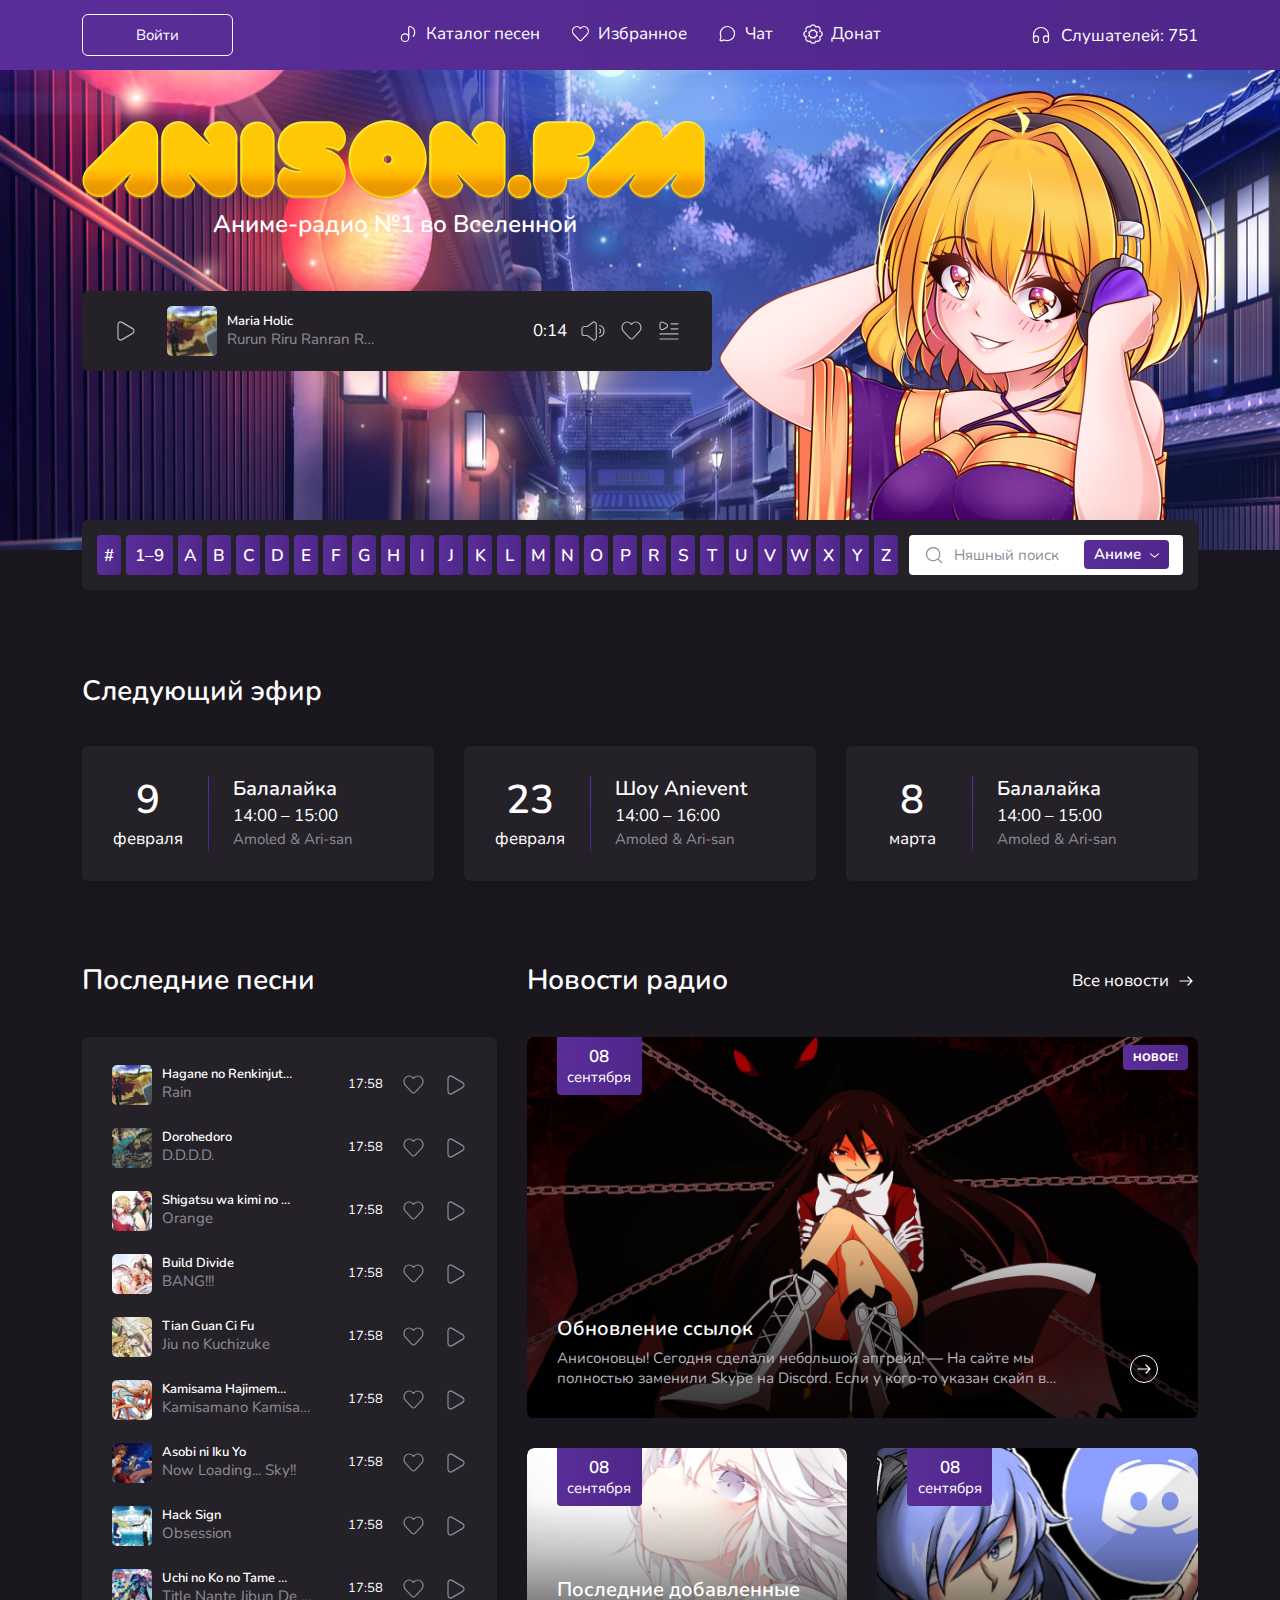
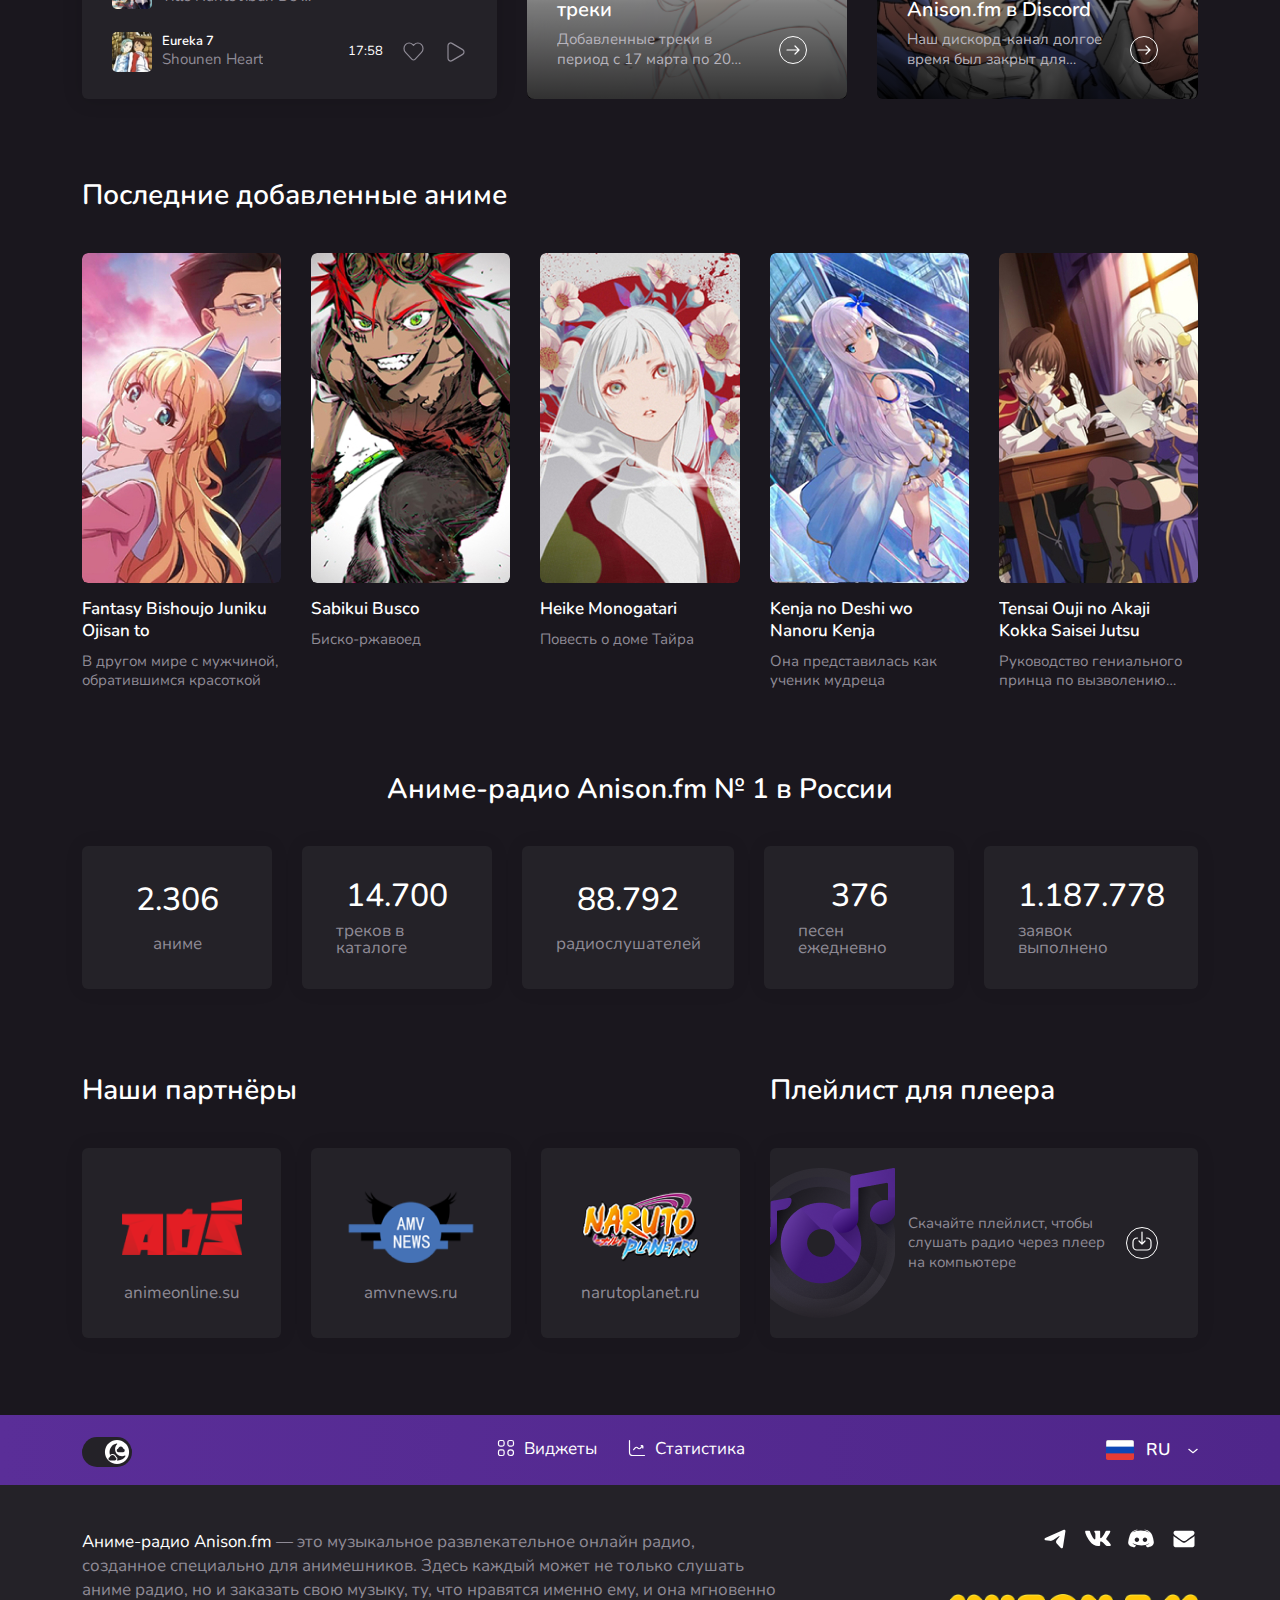
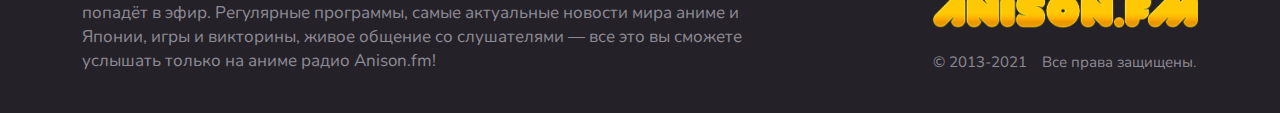
<file: modals/track-modals.html>
<!doctype html>
<html lang="ru">
<head>
    <meta charset="UTF-8">
    <meta name="viewport"
          content="width=device-width, user-scalable=no, initial-scale=1.0, maximum-scale=1.0, minimum-scale=1.0">
    <meta http-equiv="X-UA-Compatible" content="ie=edge">
    <title>Anison.fm</title>
    <link rel="stylesheet" href="../scss/swiper-bundle.css">
    <link rel="stylesheet" href="../scss/select2.min.css">
    <link rel="stylesheet" href="../scss/bootstrap.min.css">
    <link rel="stylesheet" href="../scss/main.css">
</head>
<body class="dark-theme">
<div class="page">
    <!--header-->
    <header class="header">
        <div class="header-bg">
            <div class="container">
                <div class="row">
                    <div class="col-12">
                        <div class="header-menu">
                            <div class="header-login">
                                <button type="button" class="header-login__btn" data-bs-toggle="modal"
                                        data-bs-target="#exampleModal">
                                    Войти
                                </button>
                            </div>
                            <nav class="nav-menu">
                                <li class="nav-item">
                                    <a href="#" class="nav-link">
                                        <svg class="nav-link__icon">
                                            <use xlink:href="../img/sprite.svg#song-icon"></use>
                                        </svg>
                                        <p class="nav-link__text">Каталог песен</p>
                                    </a>
                                </li>
                                <li class="nav-item">
                                    <a href="#" class="nav-link">
                                        <svg class="nav-link__icon">
                                            <use xlink:href="../img/sprite.svg#fav-icon"></use>
                                        </svg>
                                        <p class="nav-link__text">Избранное</p>
                                    </a>
                                </li>
                                <li class="nav-item">
                                    <a href="#" class="nav-link">
                                        <svg class="nav-link__icon">
                                            <use xlink:href="../img/sprite.svg#chat-icon"></use>
                                        </svg>
                                        <p class="nav-link__text">Чат</p>
                                    </a>
                                </li>
                                <li class="nav-item">
                                    <a href="#" class="nav-link">
                                        <svg class="nav-link__icon">
                                            <use xlink:href="../img/sprite.svg#donat-icon"></use>
                                        </svg>
                                        <p class="nav-link__text">Донат</p>
                                    </a>
                                </li>
                            </nav>
                            <div class="header-listeners">
                                <div class="listeners-block">
                                    <svg class="listeners-block__icon">
                                        <use xlink:href="../img/sprite.svg#listeners-icon"></use>
                                    </svg>
                                    <p class="listeners-block__text">Слушателей: 751</p>
                                </div>
                            </div>
                            <div class="btn-container">
                                <button class="menu-btn">
                                    <svg class="menu-btn__icon">
                                        <use xlink:href="../img/sprite.svg#menu-icon"></use>
                                    </svg>
                                </button>
                            </div>
                        </div>
                    </div>
                </div>
            </div>
            <nav class="mobile-nav">
                <div class="mobile-header">
                    <div class="header-listeners">
                        <div class="listeners-block">
                            <svg class="listeners-block__icon">
                                <use xlink:href="../img/sprite.svg#listeners-icon"></use>
                            </svg>
                            <p class="listeners-block__text">Слушателей: 751</p>
                        </div>
                    </div>
                    <button type="button" class="btn-close btn-close--mobile"></button>
                </div>
                <div class="mobile-menu">
                    <button type="button" class="header-login__btn header-login__btn--mobile" data-bs-toggle="modal"
                            data-bs-target="#exampleModal">
                        Войти
                    </button>
                    <!--                <div class="profile-block">-->
                    <!--                    <img src="../img/backgrounds/profile-img.png " alt="" class="profile-block__img">-->
                    <!--                    <p class="profile-block__title">Arifureta</p>-->
                    <!--                </div>-->
                    <li class="mobile-item">
                        <a href="" class="mobile-link">
                            <svg class="mobile-link__icon">
                                <use xlink:href="../img/sprite.svg#song-icon"></use>
                            </svg>
                            <p class="mobile-link__text">Каталог песен</p>
                        </a>
                    </li>
                    <li class="mobile-item">
                        <a href="# " class="mobile-link">
                            <svg class="mobile-link__icon">
                                <use xlink:href="../img/sprite.svg#fav-icon"></use>
                            </svg>
                            <p class="mobile-link__text">Избранное</p>
                        </a>
                    </li>
                    <li class="mobile-item">
                        <a href="# " class="mobile-link">
                            <svg class="mobile-link__icon">
                                <use xlink:href="../img/sprite.svg#chat-icon"></use>
                            </svg>
                            <p class="mobile-link__text">Чат</p>
                        </a>
                    </li>
                    <li class="mobile-item">
                        <a href="# " class="mobile-link">
                            <svg class="mobile-link__icon">
                                <use xlink:href="../img/sprite.svg#donat-icon"></use>
                            </svg>
                            <p class="mobile-link__text">Донат</p>
                        </a>
                    </li>
                    <li class="mobile-item">
                        <a href="# " class="mobile-link">
                            <svg class="mobile-link__icon">
                                <use xlink:href="../img/sprite.svg#widgets-icon"></use>
                            </svg>
                            <p class="mobile-link__text">Виджеты</p>
                        </a>
                    </li>
                    <li class="mobile-item">
                        <a href="# " class="mobile-link">
                            <svg class="mobile-link__icon">
                                <use xlink:href="../img/sprite.svg#statistic-icon"></use>
                            </svg>
                            <p class="mobile-link__text">Статистика</p>
                        </a>
                    </li>
                </div>

            </nav>
        </div>
    </header>
    <!--main-->
    <main class="main">
        <!--main-section-->
        <div class="main-bg">
            <div class="container">
                <div class="row">
                    <div class="col-12">
                        <div class="main-wrapper">
                            <div class="main-block">
                                <h1 class="logo-title">
                                    <a href="/" class="logo-link">
                                        <img src="../img/logo-main.png" alt="logo" class="logo-link__img">
                                    </a>
                                    <p class="logo-title__subtitle">Аниме-радио №1 во Вселенной</p>
                                </h1>
                                <div class="player-wrapper">
                                    <div class="player-item">
                                        <div class="d-flex align-items-center">
                                            <div class="song-group mr-30">
                                                <button class="song-play">
                                                    <svg class="song-play__start">
                                                        <use href="../img/sprite.svg#start-icon"></use>
                                                    </svg>
                                                    <svg class="song-play__stop hide">
                                                        <use href="../img/sprite.svg#stop-icon"></use>
                                                    </svg>
                                                </button>
                                            </div>
                                            <div class="song-box">
                                                <img src="../img/song/song-1.jpg" alt=""
                                                     class="song-item__img song-item__img--title">
                                                <div class="d-flex flex-column">
                                                    <a href="#" class="song-box__title">Maria Holic</a>
                                                    <p class="song-box__subtitle">Rurun Riru Ranran Rara</p>
                                                </div>
                                            </div>
                                        </div>
                                        <div class="song-group">
                                            <p class="song-item__time">0:14</p>
                                            <div class="song-container">
                                                <button class="song-sound">
                                                    <svg class="song-sound__icon song-sound__icon--on">
                                                        <use href="../img/sprite.svg#sound-icon"></use>
                                                    </svg>
                                                    <svg class="song-sound__icon song-sound__icon--off hide">
                                                        <use href="../img/sprite.svg#sound-icon-off"></use>
                                                    </svg>
                                                </button>
                                                <div class="list-dropdown hide">
                                                    <input type="range" class="form-range" min="0" max="100"
                                                           id="customRange2">
                                                </div>
                                            </div>
                                            <button class="song-like">
                                                <svg class="song-like__empty">
                                                    <use href="../img/sprite.svg#empty-icon"></use>
                                                </svg>
                                                <svg class="song-like__fill hide">
                                                    <use href="../img/sprite.svg#fill-icon"></use>
                                                </svg>
                                            </button>
                                            <button class="song-list" data-bs-toggle="modal" data-bs-target="#listModal">
                                                <svg class="song-list__icon">
                                                    <use href="../img/sprite.svg#list-icon"></use>
                                                </svg>
                                            </button>
                                        </div>
                                    </div>
                                    <div class="song-dropdown">
                                        <p class="song-dropdown__title">Далее в эфире</p>
                                        <div class="song-list">
                                            <div class="list-item">
                                                <div class="song-box">
                                                    <span class="list-item__number">1</span>
                                                    <img src="../img/song/song-11.jpg" alt="" class="song-item__img">
                                                    <div class="d-flex flex-column">
                                                        <a href="#" class="song-box__title">FLCL</a>
                                                        <p class="song-box__subtitle">Little Busters</p>
                                                    </div>
                                                </div>
                                                <div class="song-vote">
                                                    <div class="song-wrap">
                                                        <span class="song-vote__active"></span>
                                                        <a href="#" class="song-vote__author">Arri</a>
                                                    </div>
                                                    <button class="song-sign">
                                                        <svg class="song-sign__plus">
                                                            <use href="../img/sprite.svg#plus-icon"></use>
                                                        </svg>
                                                        <svg class="song-sign__minus hide">
                                                            <use href="../img/sprite.svg#minus-icon"></use>
                                                        </svg>
                                                    </button>
                                                    <div class="d-flex flex-column">
                                                        <span class="song-vote__votes">110</span>
                                                        <p class="song-vote__subtitle">голосов</p>
                                                    </div>
                                                </div>
                                            </div>
                                            <div class="list-item">
                                                <div class="song-box">
                                                    <span class="list-item__number">2</span>
                                                    <img src="../img/song/song-12.jpg" alt="" class="song-item__img">
                                                    <div class="d-flex flex-column">
                                                        <a href="#" class="song-box__title">AJIN</a>
                                                        <pp class="song-box__subtitle">Yoru wa Nemureru kai</pp>
                                                    </div>
                                                </div>
                                                <div class="song-vote">
                                                    <a href="#" class="song-vote__author">UsagiChiba</a>
                                                    <button class="song-sign">
                                                        <svg class="song-sign__plus">
                                                            <use href="../img/sprite.svg#plus-icon"></use>
                                                        </svg>
                                                        <svg class="song-sign__minus hide">
                                                            <use href="../img/sprite.svg#minus-icon"></use>
                                                        </svg>
                                                    </button>
                                                    <div class="d-flex flex-column">
                                                        <span class="song-vote__votes">11</span>
                                                        <p class="song-vote__subtitle">голосов</p>
                                                    </div>
                                                </div>
                                            </div>
                                            <div class="list-item">
                                                <div class="song-box">
                                                    <span class="list-item__number">3</span>
                                                    <img src="../img/song/song-13.jpg" alt="" class="song-item__img">
                                                    <div class="d-flex flex-column">
                                                        <a href="#" class="song-box__title">Uta no Prince-sama</a>
                                                        <p class="song-box__subtitle">Up-Down-Up!</p>
                                                    </div>
                                                </div>
                                                <div class="song-vote">
                                                    <a href="#" class="song-vote__author">WeebsVeteran</a>
                                                    <button class="song-sign">
                                                        <svg class="song-sign__plus">
                                                            <use href="../img/sprite.svg#plus-icon"></use>
                                                        </svg>
                                                        <svg class="song-sign__minus hide">
                                                            <use href="../img/sprite.svg#minus-icon"></use>
                                                        </svg>
                                                    </button>
                                                    <div class="d-flex flex-column">
                                                        <span class="song-vote__votes">10</span>
                                                        <p class="song-vote__subtitle">голосов</p>
                                                    </div>
                                                </div>
                                            </div>
                                            <div class="list-item">
                                                <div class="song-box">
                                                    <span class="list-item__number">4</span>
                                                    <img src="../img/song/song-14.jpg" alt="" class="song-item__img">
                                                    <div class="d-flex flex-column">
                                                        <a href="#" class="song-box__title">Rakudai Kishi no Cavalry</a>
                                                        <p class="song-box__subtitle">Rakudai Kishi no Cavalry</p>
                                                    </div>
                                                </div>
                                                <div class="song-vote">
                                                    <a href="#" class="song-vote__author">WeebsVeteran</a>
                                                    <button class="song-sign">
                                                        <svg class="song-sign__plus">
                                                            <use href="../img/sprite.svg#plus-icon"></use>
                                                        </svg>
                                                        <svg class="song-sign__minus hide">
                                                            <use href="../img/sprite.svg#minus-icon"></use>
                                                        </svg>
                                                    </button>
                                                    <div class="d-flex flex-column">
                                                        <span class="song-vote__votes">9</span>
                                                        <p class="song-vote__subtitle">голосов</p>
                                                    </div>
                                                </div>
                                            </div>
                                            <div class="list-item">
                                                <div class="song-box">
                                                    <span class="list-item__number">5</span>
                                                    <img src="../img/song/song-15.jpg" alt="" class="song-item__img">
                                                    <div class="d-flex flex-column">
                                                        <a href="#" class="song-box__title">Slayers</a>
                                                        <p class="song-box__subtitle">Get Along</p>
                                                    </div>
                                                </div>
                                                <div class="song-vote">
                                                    <a href="#" class="song-vote__author">Dead_Waifu</a>
                                                    <button class="song-sign">
                                                        <svg class="song-sign__plus">
                                                            <use href="../img/sprite.svg#plus-icon"></use>
                                                        </svg>
                                                        <svg class="song-sign__minus hide">
                                                            <use href="../img/sprite.svg#minus-icon"></use>
                                                        </svg>
                                                    </button>
                                                    <div class="d-flex flex-column">
                                                        <span class="song-vote__votes">7</span>
                                                        <p class="song-vote__subtitle">голосов</p>
                                                    </div>
                                                </div>
                                            </div>
                                            <button class="radio-link radio-link--dropdown" data-bs-toggle="modal"
                                                    data-bs-target="#listModal">
                                                <p class="radio-link__text">Вся очередь заказов</p>
                                                <svg class="radio-link__icon">
                                                    <use href="../img/sprite.svg#arrow-icon"></use>
                                                </svg>
                                            </button>
                                        </div>

                                    </div>
                                </div>
                            </div>
                            <div class="main-img">
                                <img src="../img/backgrounds/main-girl.png" alt="" class="main-img__img">
                            </div>
                            <div class="search-wrapper">
                                <div class="search-links">
                                    <a href="#" class="search-link">#</a>
                                    <a href="#" class="search-link">1–9</a>
                                    <a href="#" class="search-link">A</a>
                                    <a href="#" class="search-link">B</a>
                                    <a href="#" class="search-link">C</a>
                                    <a href="#" class="search-link">D</a>
                                    <a href="#" class="search-link">E</a>
                                    <a href="#" class="search-link">F</a>
                                    <a href="#" class="search-link">G</a>
                                    <a href="#" class="search-link">H</a>
                                    <a href="#" class="search-link">I</a>
                                    <a href="#" class="search-link">J</a>
                                    <a href="#" class="search-link">K</a>
                                    <a href="#" class="search-link">L</a>
                                    <a href="#" class="search-link">M</a>
                                    <a href="#" class="search-link">N</a>
                                    <a href="#" class="search-link">O</a>
                                    <a href="#" class="search-link">P</a>
                                    <a href="#" class="search-link">R</a>
                                    <a href="#" class="search-link">S</a>
                                    <a href="#" class="search-link">T</a>
                                    <a href="#" class="search-link">U</a>
                                    <a href="#" class="search-link">V</a>
                                    <a href="#" class="search-link">W</a>
                                    <a href="#" class="search-link">X</a>
                                    <a href="#" class="search-link">Y</a>
                                    <a href="#" class="search-link">Z</a>
                                </div>
                                <form onsubmit="event.preventDefault();" class="search-form">
                                    <label class="search-box">
                                        <svg class="search-box__icon">
                                            <use href="../img/sprite.svg#search-icon"></use>
                                        </svg>
                                        <input type="search" placeholder="Няшный поиск" class="search-box__input">
                                    </label>
                                    <div class="search-dropdown">
                                        <button class="search-dropdown__title">Аниме</button>
                                        <ul class="search-list ">
                                            <li class="search-item search-item--active">
                                                Аниме
                                            </li>
                                            <li class="search-item">
                                                Трек
                                            </li>
                                            <li class="search-item">
                                                Артист
                                            </li>
                                        </ul>
                                    </div>
                                    <div class="search-validation hide">
                                        <a href="#" class="validation-item">
                                            <img src="../img/song/song-1.jpg" alt="" class="validation-item__img">
                                            <div class="d-flex flex-column">
                                                <p class="validation-item__title">Full Metal Panic!</p>
                                                <p class="validation-item__subtitle">Стальная тревога!</p>
                                            </div>
                                        </a>
                                        <a href="#" class="validation-item">
                                            <img src="../img/song/song-1.jpg" alt="" class="validation-item__img">
                                            <div class="d-flex flex-column">
                                                <p class="validation-item__title">Hanage no Renkinjutsushi</p>
                                                <p class="validation-item__subtitle">Стальной алхимик</p>
                                            </div>
                                        </a>
                                        <a href="#" class="validation-item">
                                            <img src="../img/song/song-1.jpg" alt="" class="validation-item__img">
                                            <div class="d-flex flex-column">
                                                <p class="validation-item__title">Koutetsu Sangokushi</p>
                                                <p class="validation-item__subtitle">Стальные Хроники Царств</p>
                                            </div>
                                        </a>
                                        <a href="#" class="validation-item">
                                            <img src="../img/song/song-1.jpg" alt="" class="validation-item__img">
                                            <div class="d-flex flex-column">
                                                <p class="validation-item__title">Kurogane no Linebarrels</p>
                                                <p class="validation-item__subtitle">Стальные Лайнбаррели</p>
                                            </div>
                                        </a>
                                        <a href="#" class="validation-item">
                                            <img src="../img/song/song-1.jpg" alt="" class="validation-item__img">
                                            <div class="d-flex flex-column">
                                                <p class="validation-item__title">M3: Sono Kuroki Hagane</p>
                                                <p class="validation-item__subtitle">М3: Эта Чёрная Сталь</p>
                                            </div>
                                        </a>
                                        <a href="#" class="validation-item">
                                            <img src="../img/song/song-1.jpg" alt="" class="validation-item__img">
                                            <div class="d-flex flex-column">
                                                <p class="validation-item__title">M3: Sono Kuroki Hagane</p>
                                                <p class="validation-item__subtitle">М3: Эта Чёрная Сталь</p>
                                            </div>
                                        </a>
                                    </div>
                                    <div class=" search-validation search-validation--text hide">
                                        <a href="#" class="validation-item">
                                            <p class="validation-item__title">Nanase Hikaru</p>
                                        </a>
                                        <a href="#" class="validation-item">
                                            <p class="validation-item__title">Nana Mizuki</p>
                                        </a>
                                        <a href="#" class="validation-item">
                                            <p class="validation-item__title">Nanairo Namida</p>
                                        </a>
                                        <a href="#" class="validation-item">
                                            <p class="validation-item__title">Hazel Fernandes</p>
                                        </a>
                                        <a href="#" class="validation-item">
                                            <p class="validation-item__title">Shiho Nanba</p>
                                        </a>
                                        <a href="#" class="validation-item">
                                            <p class="validation-item__title">Shiho Nanba</p>
                                        </a>
                                    </div>
                                </form>
                            </div>
                        </div>

                    </div>
                </div>
            </div>
        </div>
        <!--player-mobile-->
        <div class="main-bg-mobile">
            <div class="container">
                <div class="row">
                    <div class="col-12">
                        <div class="mobile-grid">
                            <div class="mobile-grid-item">
                                <div class="mobile-box">
                                    <div class="d-flex align-items-center">
                                        <img src="../img/song/song-1.jpg" alt="" class="mobile-box__img">
                                        <div class="d-flex flex-column">
                                            <a href="#" class="mobile-box__title">Maria Holic</a>
                                            <p class="mobile-box__subtitle">Rurun Riru Ranran Rara</p>
                                        </div>
                                    </div>
                                    <p class="mobile-box__time">17:58</p>
                                </div>
                                <div class="song-group">
                                    <button class="song-like">
                                        <svg class="song-like__empty song-like__empty--grey">
                                            <use href="../img/sprite.svg#empty-icon"></use>
                                        </svg>
                                        <svg class="song-like__fill hide">
                                            <use href="../img/sprite.svg#fill-icon"></use>
                                        </svg>
                                    </button>
                                    <button class="song-play">
                                        <svg class="song-play__start song-play__start--grey">
                                            <use href="../img/sprite.svg#start-icon"></use>
                                        </svg>
                                        <svg class="song-play__stop song-play__stop--black hide">
                                            <use href="../img/sprite.svg#stop-icon"></use>
                                        </svg>
                                    </button>
                                    <button class="song-list" data-bs-toggle="modal" data-bs-target="#listModal">
                                        <svg class="song-list__icon">
                                            <use href="../img/sprite.svg#list-icon"></use>
                                        </svg>
                                    </button>
                                </div>
                            </div>
                            <a href="#" class="mobile-btn">Заказать трек</a>
                            <div class="search-wrapper search-wrapper--mobile">
                                <form onsubmit="event.preventDefault();" class="search-form">
                                    <label class="search-box">
                                        <svg class="search-box__icon">
                                            <use href="../img/sprite.svg#search-icon"></use>
                                        </svg>
                                        <input type="search" placeholder="Няшный поиск" class="search-box__input">
                                    </label>
                                    <div class="search-dropdown">
                                        <button class="search-dropdown__title">Аниме</button>
                                        <ul class="search-list ">
                                            <li class="search-item search-item--active">
                                                Аниме
                                            </li>
                                            <li class="search-item">
                                                Трек
                                            </li>
                                            <li class="search-item">
                                                Артист
                                            </li>
                                        </ul>
                                    </div>
                                    <div class="search-validation hide">
                                        <a href="#" class="validation-item">
                                            <img src="../img/song/song-1.jpg" alt="" class="validation-item__img">
                                            <div class="d-flex flex-column">
                                                <p class="validation-item__title">Full Metal Panic!</p>
                                                <p class="validation-item__subtitle">Стальная тревога!</p>
                                            </div>
                                        </a>
                                        <a href="#" class="validation-item">
                                            <img src="../img/song/song-1.jpg" alt="" class="validation-item__img">
                                            <div class="d-flex flex-column">
                                                <p class="validation-item__title">Hanage no Renkinjutsushi</p>
                                                <p class="validation-item__subtitle">Стальной алхимик</p>
                                            </div>
                                        </a>
                                        <a href="#" class="validation-item">
                                            <img src="../img/song/song-1.jpg" alt="" class="validation-item__img">
                                            <div class="d-flex flex-column">
                                                <p class="validation-item__title">Koutetsu Sangokushi</p>
                                                <p class="validation-item__subtitle">Стальные Хроники Царств</p>
                                            </div>
                                        </a>
                                        <a href="#" class="validation-item">
                                            <img src="../img/song/song-1.jpg" alt="" class="validation-item__img">
                                            <div class="d-flex flex-column">
                                                <p class="validation-item__title">Kurogane no Linebarrels</p>
                                                <p class="validation-item__subtitle">Стальные Лайнбаррели</p>
                                            </div>
                                        </a>
                                        <a href="#" class="validation-item">
                                            <img src="../img/song/song-1.jpg" alt="" class="validation-item__img">
                                            <div class="d-flex flex-column">
                                                <p class="validation-item__title">M3: Sono Kuroki Hagane</p>
                                                <p class="validation-item__subtitle">М3: Эта Чёрная Сталь</p>
                                            </div>
                                        </a>
                                        <a href="#" class="validation-item">
                                            <img src="../img/song/song-1.jpg" alt="" class="validation-item__img">
                                            <div class="d-flex flex-column">
                                                <p class="validation-item__title">M3: Sono Kuroki Hagane</p>
                                                <p class="validation-item__subtitle">М3: Эта Чёрная Сталь</p>
                                            </div>
                                        </a>
                                    </div>
                                    <div class=" search-validation search-validation--text hide">
                                        <a href="#" class="validation-item">
                                            <p class="validation-item__title">Nanase Hikaru</p>
                                        </a>
                                        <a href="#" class="validation-item">
                                            <p class="validation-item__title">Nana Mizuki</p>
                                        </a>
                                        <a href="#" class="validation-item">
                                            <p class="validation-item__title">Nanairo Namida</p>
                                        </a>
                                        <a href="#" class="validation-item">
                                            <p class="validation-item__title">Hazel Fernandes</p>
                                        </a>
                                        <a href="#" class="validation-item">
                                            <p class="validation-item__title">Shiho Nanba</p>
                                        </a>
                                        <a href="#" class="validation-item">
                                            <p class="validation-item__title">Shiho Nanba</p>
                                        </a>
                                    </div>
                                </form>
                            </div>
                        </div>


                    </div>
                </div>
            </div>
        </div>
        <div class="section-bg">
            <!--music-section-->
            <div class="container">
                <!--live-section-->
                <div class="row">
                    <div class="col-12">
                        <div class="live-wrapper">
                            <div class="live-block">
                                <h2 class="live-block__title">Следующий эфир</h2>
                                <div class="live-grid">
                                    <a href="#" class="live-item">
                                        <div class="live-date">
                                        <span class="live-date__number">
                                            9
                                        </span>
                                            <p class="live-date__month">февраля</p>
                                        </div>
                                        <div class="live-info">
                                            <p class="live-info__title">Балалайка</p>
                                            <p class="live-info__time">14:00 – 15:00</p>
                                            <p class="live-info__author">Amoled & Ari-san</p>
                                        </div>
                                    </a>
                                    <a href="#" class="live-item">
                                        <div class="live-date">
                                        <span class="live-date__number">
                                          23
                                        </span>
                                            <p class="live-date__month">февраля</p>
                                        </div>
                                        <div class="live-info">
                                            <p class="live-info__title">Шоу Anievent</p>
                                            <p class="live-info__time">14:00 – 16:00</p>
                                            <p class="live-info__author">Amoled & Ari-san</p>
                                        </div>
                                    </a>
                                    <a href="#" class="live-item">
                                        <div class="live-date">
                                        <span class="live-date__number">
                                            8
                                        </span>
                                            <p class="live-date__month">марта</p>
                                        </div>
                                        <div class="live-info">
                                            <p class="live-info__title">Балалайка</p>
                                            <p class="live-info__time">14:00 – 15:00</p>
                                            <p class="live-info__author">Amoled & Ari-san</p>
                                        </div>
                                    </a>
                                </div>
                            </div>
                        </div>
                    </div>
                </div>
                <!--news-section-->
                <div class="row">
                    <div class="col-12">
                        <div class="music-wrapper">
                            <div class="song-wrapper">
                                <h2 class="song-wrapper__title">Последние песни</h2>
                                <div class="song-grid ">
                                    <div class="song-item ">
                                        <div class="song-box">
                                            <img src="../img/song/song-1.jpg" alt="" class="song-item__img">
                                            <div class="d-flex flex-column">
                                                <p class="song-box__title">Hagane no Renkinjutsushi</p>
                                                <p class="song-box__subtitle">Rain</p>
                                            </div>
                                        </div>
                                        <div class="song-group">
                                            <p class="song-item__time">17:58</p>
                                            <button class="song-like">
                                                <svg class="song-like__empty song-like__empty--grey">
                                                    <use href="../img/sprite.svg#empty-icon"></use>
                                                </svg>
                                                <svg class="song-like__fill hide">
                                                    <use href="../img/sprite.svg#fill-icon"></use>
                                                </svg>
                                            </button>
                                            <button class="song-play">
                                                <svg class="song-play__start song-play__start--grey">
                                                    <use href="../img/sprite.svg#start-icon"></use>
                                                </svg>
                                                <svg class="song-play__stop song-play__stop--black hide">
                                                    <use href="../img/sprite.svg#stop-icon"></use>
                                                </svg>
                                            </button>
                                        </div>
                                    </div>
                                    <div class="song-item">
                                        <div class="song-box">
                                            <img src="../img/song/song-2.jpg" alt="" class="song-item__img">
                                            <div class="d-flex flex-column">
                                                <p class="song-box__title">Dorohedoro</p>
                                                <p class="song-box__subtitle">D.D.D.D.</p>
                                            </div>
                                        </div>
                                        <div class="song-group">
                                            <p class="song-item__time">17:58</p>
                                            <button class="song-like">
                                                <svg class="song-like__empty song-like__empty--grey">
                                                    <use href="../img/sprite.svg#empty-icon"></use>
                                                </svg>
                                                <svg class="song-like__fill hide">
                                                    <use href="../img/sprite.svg#fill-icon"></use>
                                                </svg>
                                            </button>
                                            <button class="song-play">
                                                <svg class="song-play__start song-play__start--grey">
                                                    <use href="../img/sprite.svg#start-icon"></use>
                                                </svg>
                                                <svg class="song-play__stop song-play__stop--black hide">
                                                    <use href="../img/sprite.svg#stop-icon"></use>
                                                </svg>
                                            </button>
                                        </div>
                                    </div>
                                    <div class="song-item">
                                        <div class="song-box">
                                            <img src="../img/song/song-3.jpg" alt="" class="song-item__img">
                                            <div class="d-flex flex-column">
                                                <p class="song-box__title">Shigatsu wa kimi no uso</p>
                                                <p class="song-box__subtitle">Orange</p>
                                            </div>
                                        </div>
                                        <div class="song-group">
                                            <p class="song-item__time">17:58</p>
                                            <button class="song-like">
                                                <svg class="song-like__empty song-like__empty--grey">
                                                    <use href="../img/sprite.svg#empty-icon"></use>
                                                </svg>
                                                <svg class="song-like__fill hide">
                                                    <use href="../img/sprite.svg#fill-icon"></use>
                                                </svg>
                                            </button>
                                            <button class="song-play">
                                                <svg class="song-play__start song-play__start--grey">
                                                    <use href="../img/sprite.svg#start-icon"></use>
                                                </svg>
                                                <svg class="song-play__stop song-play__stop--black hide">
                                                    <use href="../img/sprite.svg#stop-icon"></use>
                                                </svg>
                                            </button>
                                        </div>
                                    </div>
                                    <div class="song-item">

                                        <div class="song-box">
                                            <img src="../img/song/song-5.jpg" alt="" class="song-item__img">
                                            <div class="d-flex flex-column">
                                                <p class="song-box__title">Build Divide</p>
                                                <p class="song-box__subtitle">BANG!!!</p>
                                            </div>
                                        </div>
                                        <div class="song-group">
                                            <p class="song-item__time">17:58</p>
                                            <button class="song-like">
                                                <svg class="song-like__empty song-like__empty--grey">
                                                    <use href="../img/sprite.svg#empty-icon"></use>
                                                </svg>
                                                <svg class="song-like__fill hide">
                                                    <use href="../img/sprite.svg#fill-icon"></use>
                                                </svg>
                                            </button>
                                            <button class="song-play">
                                                <svg class="song-play__start song-play__start--grey">
                                                    <use href="../img/sprite.svg#start-icon"></use>
                                                </svg>
                                                <svg class="song-play__stop song-play__stop--black hide">
                                                    <use href="../img/sprite.svg#stop-icon"></use>
                                                </svg>
                                            </button>
                                        </div>
                                    </div>
                                    <div class="song-item">

                                        <div class="song-box">
                                            <img src="../img/song/song-6.jpg" alt="" class="song-item__img">
                                            <div class="d-flex flex-column">
                                                <p class="song-box__title">Tian Guan Ci Fu</p>
                                                <p class="song-box__subtitle">Jiu no Kuchizuke</p>
                                            </div>
                                        </div>
                                        <div class="song-group">
                                            <p class="song-item__time">17:58</p>
                                            <button class="song-like">
                                                <svg class="song-like__empty song-like__empty--grey">
                                                    <use href="../img/sprite.svg#empty-icon"></use>
                                                </svg>
                                                <svg class="song-like__fill hide">
                                                    <use href="../img/sprite.svg#fill-icon"></use>
                                                </svg>
                                            </button>
                                            <button class="song-play">
                                                <svg class="song-play__start song-play__start--grey">
                                                    <use href="../img/sprite.svg#start-icon"></use>
                                                </svg>
                                                <svg class="song-play__stop song-play__stop--black hide">
                                                    <use href="../img/sprite.svg#stop-icon"></use>
                                                </svg>
                                            </button>
                                        </div>
                                    </div>
                                    <div class="song-item">
                                        <div class="song-box">
                                            <img src="../img/song/song-7.jpg" alt="" class="song-item__img">
                                            <div class="d-flex flex-column">
                                                <p class="song-box__title">Kamisama Hajimemashita</p>
                                                <p class="song-box__subtitle">Kamisamano Kamisama</p>
                                            </div>
                                        </div>
                                        <div class="song-group">
                                            <p class="song-item__time">17:58</p>
                                            <button class="song-like">
                                                <svg class="song-like__empty song-like__empty--grey">
                                                    <use href="../img/sprite.svg#empty-icon"></use>
                                                </svg>
                                                <svg class="song-like__fill hide">
                                                    <use href="../img/sprite.svg#fill-icon"></use>
                                                </svg>
                                            </button>
                                            <button class="song-play">
                                                <svg class="song-play__start song-play__start--grey">
                                                    <use href="../img/sprite.svg#start-icon"></use>
                                                </svg>
                                                <svg class="song-play__stop song-play__stop--black hide">
                                                    <use href="../img/sprite.svg#stop-icon"></use>
                                                </svg>
                                            </button>
                                        </div>
                                    </div>
                                    <div class="song-item">
                                        <div class="song-box">
                                            <img src="../img/song/song-8.jpg" alt="" class="song-item__img">
                                            <div class="d-flex flex-column">
                                                <p class="song-box__title">Asobi ni Iku Yo</p>
                                                <p class="song-box__subtitle">Now Loading... Sky!!</p>
                                            </div>
                                        </div>
                                        <div class="song-group">
                                            <p class="song-item__time">17:58</p>
                                            <button class="song-like">
                                                <svg class="song-like__empty song-like__empty--grey">
                                                    <use href="../img/sprite.svg#empty-icon"></use>
                                                </svg>
                                                <svg class="song-like__fill hide">
                                                    <use href="../img/sprite.svg#fill-icon"></use>
                                                </svg>
                                            </button>
                                            <button class="song-play">
                                                <svg class="song-play__start song-play__start--grey">
                                                    <use href="../img/sprite.svg#start-icon"></use>
                                                </svg>
                                                <svg class="song-play__stop song-play__stop--black hide">
                                                    <use href="../img/sprite.svg#stop-icon"></use>
                                                </svg>
                                            </button>
                                        </div>
                                    </div>
                                    <div class="song-item">
                                        <div class="song-box">
                                            <img src="../img/song/song-9.jpg" alt="" class="song-item__img">
                                            <div class="d-flex flex-column">
                                                <p class="song-box__title">Hack Sign</p>
                                                <p class="song-box__subtitle">Obsession</p>
                                            </div>
                                        </div>
                                        <div class="song-group">
                                            <p class="song-item__time">17:58</p>
                                            <button class="song-like">
                                                <svg class="song-like__empty song-like__empty--grey">
                                                    <use href="../img/sprite.svg#empty-icon"></use>
                                                </svg>
                                                <svg class="song-like__fill hide">
                                                    <use href="../img/sprite.svg#fill-icon"></use>
                                                </svg>
                                            </button>
                                            <button class="song-play">
                                                <svg class="song-play__start song-play__start--grey">
                                                    <use href="../img/sprite.svg#start-icon"></use>
                                                </svg>
                                                <svg class="song-play__stop song-play__stop--black hide">
                                                    <use href="../img/sprite.svg#stop-icon"></use>
                                                </svg>
                                            </button>
                                        </div>
                                    </div>
                                    <div class="song-item">
                                        <div class="song-box">
                                            <img src="../img/song/song-4.jpg" alt="" class="song-item__img">
                                            <div class="d-flex flex-column">
                                                <p class="song-box__title">Uchi no Ko no Tame Narabararar</p>
                                                <p class="song-box__subtitle">Title Nante Jibun De Kangaenasai</p>
                                            </div>
                                        </div>
                                        <div class="song-group">
                                            <p class="song-item__time">17:58</p>
                                            <button class="song-like">
                                                <svg class="song-like__empty song-like__empty--grey">
                                                    <use href="../img/sprite.svg#empty-icon"></use>
                                                </svg>
                                                <svg class="song-like__fill hide">
                                                    <use href="../img/sprite.svg#fill-icon"></use>
                                                </svg>
                                            </button>
                                            <button class="song-play">
                                                <svg class="song-play__start song-play__start--grey">
                                                    <use href="../img/sprite.svg#start-icon"></use>
                                                </svg>
                                                <svg class="song-play__stop song-play__stop--black hide">
                                                    <use href="../img/sprite.svg#stop-icon"></use>
                                                </svg>
                                            </button>
                                        </div>
                                    </div>
                                    <div class="song-item">
                                        <div class="song-box">
                                            <img src="../img/song/song-10.jpg" alt="" class="song-item__img">
                                            <div class="d-flex flex-column">
                                                <p class="song-box__title">Eureka 7</p>
                                                <p class="song-box__subtitle">Shounen Heart</p>
                                            </div>
                                        </div>
                                        <div class="song-group">
                                            <p class="song-item__time">17:58</p>
                                            <button class="song-like">
                                                <svg class="song-like__empty song-like__empty--grey">
                                                    <use href="../img/sprite.svg#empty-icon"></use>
                                                </svg>
                                                <svg class="song-like__fill hide">
                                                    <use href="../img/sprite.svg#fill-icon"></use>
                                                </svg>
                                            </button>
                                            <button class="song-play">
                                                <svg class="song-play__start song-play__start--grey">
                                                    <use href="../img/sprite.svg#start-icon"></use>
                                                </svg>
                                                <svg class="song-play__stop song-play__stop--black hide">
                                                    <use href="../img/sprite.svg#stop-icon"></use>
                                                </svg>
                                            </button>
                                        </div>
                                    </div>
                                </div>
                            </div>
                            <div class="radio-container">
                                <div class="radio-wrapper">
                                    <h2 class="radio-wrapper__title">Новости радио</h2>
                                    <a href="#" class="radio-link">
                                        <p class="radio-link__text">Все новости</p>
                                        <svg class="radio-link__icon">
                                            <use xlink:href="../img/sprite.svg#arrow-icon"></use>
                                        </svg>
                                    </a>
                                </div>
                                <div class="radio-grid">
                                    <a href="#" class="radio-item">
                                        <div class="radio-item__img-wrapper">
                                            <img src="../img/song/radio-1.png" alt="" class="radio-item__img">
                                        </div>
                                        <div class="date-block">
                                            <span class="date-block__number">08</span>
                                            <p class="date-block__month">сентября</p>
                                        </div>
                                        <div class="radio-info">
                                            <p class="radio-info__title">Обновление ссылок</p>
                                            <div class="radio-box">
                                                <p class="radio-box__subtitle">Анисоновцы! Сегодня сделали небольшой
                                                    апгрейд!
                                                    — На сайте мы полностью заменили Skype на Discord. Если у кого-то
                                                    указан
                                                    скайп в профиле, то можете...</p>
                                                <div class="radio-bg">
                                                    <svg class="radio-icon">
                                                        <use xlink:href="../img/sprite.svg#arrow-icon"></use>
                                                    </svg>
                                                </div>
                                            </div>
                                        </div>
                                        <span class="radio-new">Новое!</span>
                                    </a>
                                    <a href="#" class="radio-item">
                                        <div class="radio-item__img-wrapper">
                                            <img src="../img/song/radio-2.png" alt="" class="radio-item__img">
                                        </div>
                                        <div class="date-block">
                                            <span class="date-block__number">08</span>
                                            <p class="date-block__month">сентября</p>
                                        </div>
                                        <div class="radio-info">
                                            <p class="radio-info__title">Последние добавленные треки</p>
                                            <div class="radio-box">
                                                <p class="radio-box__subtitle">Добавленные треки в период с 17 марта по
                                                    20
                                                    апреля. Найти сп…</p>
                                                <div class="radio-bg">
                                                    <svg class="radio-icon">
                                                        <use xlink:href="../img/sprite.svg#arrow-icon"></use>
                                                    </svg>
                                                </div>
                                            </div>
                                        </div>
                                    </a>
                                    <a href="#" class="radio-item">
                                        <div class="radio-item__img-wrapper">
                                            <img src="../img/song/radio-3.png" alt="" class="radio-item__img">
                                        </div>
                                        <div class="date-block">
                                            <span class="date-block__number">08</span>
                                            <p class="date-block__month">сентября</p>
                                        </div>
                                        <div class="radio-info">
                                            <p class="radio-info__title">Anison.fm в Discord</p>
                                            <div class="radio-box">
                                                <p class="radio-box__subtitle">Наш дискорд-канал долгое время был закрыт
                                                    для
                                                    слушателей, Мы вернулись</p>
                                                <div class="radio-bg">
                                                    <svg class="radio-icon">
                                                        <use xlink:href="../img/sprite.svg#arrow-icon"></use>
                                                    </svg>
                                                </div>
                                            </div>
                                        </div>
                                    </a>
                                    </a>
                                </div>
                                <a href="#" class="radio-link radio-link--mobile">
                                    <p class="radio-link__text">Все новости</p>
                                    <svg class="radio-link__icon">
                                        <use xlink:href="../img/sprite.svg#arrow-icon"></use>
                                    </svg>
                                </a>
                            </div>
                        </div>
                    </div>
                </div>
                <!--updates-section-->
                <div class="row">
                    <div class="col-12">
                        <div class="updates-wrapper">
                            <h2 class="updates-wrapper__title">Последние добавленные аниме</h2>
                            <div class="updates-grid">
                                <a href="#" class="updates-item">
                                    <div class="updates-group">
                                        <img src="../img/updates/updates-1.jpg" alt="" class="updates-item__img">
                                    </div>
                                    <p class="updates-item__title" data-bs-toggle="tooltip" data-bs-placement="bottom"
                                       data-bs-title="Fantasy Bishoujo Juniku Ojisan to">Fantasy Bishoujo Juniku Ojisan
                                        to</p>
                                    <p class="updates-item__subtitle">В другом мире с мужчиной, обратившимся
                                        красоткой</p>
                                </a>
                                <a href="#" class="updates-item">
                                    <div class="updates-group">
                                        <img src="../img/updates/updates-2.jpg" alt="" class="updates-item__img">
                                    </div>
                                    <p class="updates-item__title" data-bs-toggle="tooltip" data-bs-placement="bottom"
                                       data-bs-title="Sabikui Busco">Sabikui Busco</p>
                                    <p class="updates-item__subtitle">Биско-ржавоед</p>
                                </a>
                                <a href="#" class="updates-item">
                                    <div class="updates-group">
                                        <img src="../img/updates/updates-3.jpg" alt="" class="updates-item__img">
                                    </div>
                                    <p class="updates-item__title" data-bs-toggle="tooltip" data-bs-placement="bottom"
                                       data-bs-title="Heike Monogatari">Heike Monogatari</p>
                                    <p class="updates-item__subtitle">Повесть о доме Тайра</p>
                                </a>
                                <a href="#" class="updates-item">
                                    <div class="updates-group">
                                        <img src="../img/updates/updates-4.jpg" alt="" class="updates-item__img">
                                    </div>
                                    <p class="updates-item__title" data-bs-toggle="tooltip" data-bs-placement="bottom"
                                       data-bs-title="Kenja no Deshi wo Nanoru Kenja">Kenja no Deshi wo Nanoru Kenja</p>
                                    <p class="updates-item__subtitle">Она представилась как ученик мудреца</p>
                                </a>
                                <a href="#" class="updates-item">
                                    <div class="updates-group">
                                        <img src="../img/updates/updates-5.jpg" alt="" class="updates-item__img">
                                    </div>
                                    <p class="updates-item__title" data-bs-toggle="tooltip" data-bs-placement="bottom"
                                       data-bs-title="Tensai Ouji no Akaji Kokka Saisei Jutsu">Tensai Ouji no Akaji
                                        Kokka
                                        Saisei Jutsu</p>
                                    <p class="updates-item__subtitle">Руководство гениального принца по вызволению
                                        страны
                                        путешественников</p>
                                </a>
                            </div>
                        </div>
                    </div>
                </div>
                <!--top-section-->
                <div class="row">
                    <div class="col-12">
                        <div class="top-wrapper">
                            <h2 class="top-wrapper__title">Аниме-радио Anison.fm № 1 в России</h2>
                            <div class="top-grid">
                                <div class="top-item">
                                    <span class="top-item__number">2.306</span>
                                    <p class="top-item__text">аниме</p>
                                </div>
                                <div class="top-item">
                                    <span class="top-item__number">14.700</span>
                                    <p class="top-item__text">треков в каталоге</p>
                                </div>
                                <div class="top-item">
                                    <span class="top-item__number">88.792</span>
                                    <p class="top-item__text">радиослушателей</p>
                                </div>
                                <div class="top-item">
                                    <span class="top-item__number">376</span>
                                    <p class="top-item__text">песен ежедневно</p>
                                </div>
                                <div class="top-item">
                                    <span class="top-item__number">1.187.778</span>
                                    <p class="top-item__text">заявок выполнено</p>
                                </div>
                            </div>
                        </div>
                    </div>
                </div>
                <!--partners-section-->
                <div class="row">
                    <div class="col-12">
                        <div class="partners-container">
                            <div class="partners-wrapper">
                                <h2 class="partners-wrapper__title">Наши партнёры</h2>
                                <div class="partners-grid">
                                    <a href="#" class="partners-item">
                                        <img src="../img/partners/partners-1.png" alt="" class="partners-item__img">
                                        <p class="partners-item__text">animeonline.su</p>
                                    </a>
                                    <a href="#" class="partners-item">
                                        <img src="../img/partners/partners-2.png" alt="" class="partners-item__img">
                                        <p class="partners-item__text">amvnews.ru</p>
                                    </a>
                                    <a href="#" class="partners-item">
                                        <img src="../img/partners/partners-3.png" alt="" class="partners-item__img">
                                        <p class="partners-item__text">narutoplanet.ru</p>
                                    </a>
                                </div>
                            </div>
                            <div class="playlist-wrapper">
                                <h2 class="playlist-wrapper__title">Плейлист для плеера</h2>
                                <div class="playlist-grid">
                                    <a href="#" class="playlist-item">
                                        <p class="playlist-item__text">Скачайте плейлист, чтобы слушать радио через
                                            плеер на компьютере</p>
                                        <span class="playlist-bg">
                                        <svg class="playlist-icon">
                                            <use xlink:href="../img/sprite.svg#download-icon"></use>
                                        </svg>
                                    </span>
                                    </a>
                                </div>
                            </div>
                        </div>
                    </div>
                </div>
            </div>
        </div>

    </main>
    <!--footer-->
    <div class="footer">
        <div class="footer-widgets">
            <div class="container">
                <div class="row">
                    <div class="col-12">
                        <div class="widgets-grid">
                            <div class="widgets-radio">
                                <div class="form-check form-switch widgets-switch form-switch-sm">
                                    <input class="form-check-input " type="checkbox" role="switch"
                                           id="flexSwitchCheckDefault" checked>
                                    <label class="form-check-label" for="flexSwitchCheckDefault"></label>
                                </div>
                            </div>
                            <nav class="widgets-block">
                                <li class="nav-item">
                                    <a href="" class="nav-link">
                                        <svg class="nav-link__icon">
                                            <use xlink:href="../img/sprite.svg#widgets-icon"></use>
                                        </svg>
                                        <p class="nav-link__text">Виджеты</p>
                                    </a>
                                </li>
                                <li class="nav-item">
                                    <a href="" class="nav-link">
                                        <svg class="nav-link__icon">
                                            <use xlink:href="../img/sprite.svg#statistic-icon"></use>
                                        </svg>
                                        <p class="nav-link__text">Статистика</p>
                                    </a>
                                </li>
                            </nav>
                            <div class="select-wrapper">
                                <select class="simple-select" name="lang">
                                    <option value="RU" data-image="../img/flags/RU.png">RU</option>
                                    <option value="EN" data-image="../img/flags/US.png">EN</option>
                                    <option value="CN" data-image="../img/flags/CN.png">CN</option>
                                </select>
                            </div>
                        </div>

                    </div>
                </div>
            </div>
        </div>
        <div class="footer-info">
            <div class="container">
                <div class="row">
                    <div class="col-12">
                        <div class="footer-block">
                            <p class="footer-copyright d-flex d-lg-none">
                                <span class="footer-copyright__text">© 2013-2021</span>
                                <span class="footer-copyright__text">Все права защищены.</span>
                            </p>
                            <p class="footer-block__title">
                                <span class="footer-block__span">Аниме-радио Anison.fm</span>
                                — это музыкальное развлекательное онлайн радио, созданное специально для анимешников.
                                Здесь
                                каждый может
                                не только слушать аниме радио, но и заказать свою музыку, ту, что нравятся именно ему, и
                                она
                                мгновенно
                                попадёт в эфир. Регулярные программы, самые актуальные новости мира аниме и Японии, игры
                                и
                                викторины, живое
                                общение со слушателями — все это вы сможете услышать только на аниме радио Anison.fm!
                            </p>

                            <div class="footer-links">
                                <div class="footer-social">
                                    <a href="#" class="social-link">
                                        <svg class="social-link__icon">
                                            <use xlink:href="../img/sprite.svg#telegram-icon"></use>
                                        </svg>
                                    </a>
                                    <a href="#" class="social-link">
                                        <svg class="social-link__icon">
                                            <use xlink:href="../img/sprite.svg#vk-icon"></use>
                                        </svg>
                                    </a>
                                    <a href="#" class="social-link">
                                        <svg class="social-link__icon">
                                            <use xlink:href="../img/sprite.svg#discord-icon"></use>
                                        </svg>
                                    </a>
                                    <a href="#" class="social-link">
                                        <svg class="social-link__icon">
                                            <use xlink:href="../img/sprite.svg#mail-icon"></use>
                                        </svg>
                                    </a>
                                </div>
                                <a href="" class="footer-link">
                                    <img src="../img/logo-main.png" alt="" class="footer-link__img">
                                </a>
                                <p class="footer-copyright d-none d-lg-flex">
                                    <span class="footer-copyright__text">© 2013-2021</span>
                                    <span class="footer-copyright__text">Все права защищены.</span>
                                </p>
                            </div>
                        </div>
                    </div>
                </div>

            </div>

        </div>
    </div>
    <!-- Modal -->
    <div class="modal modal-list  " id="listModal" tabindex="-1" aria-labelledby="listModalLabel" aria-hidden="true">
            <div class="modal-dialog modal-fullscreen-lg-down modal-dialog-scrollable modal-girl">
                <div class="modal-content">
                    <div class="modal-header">
                        <div class="d-flex align-items-center justify-content-between w-100">
                            <p class="modal-title">Сейчас в эфире</p>
                            <button type="button" class="btn-close " data-bs-dismiss="modal" aria-label="Close"></button>
                        </div>
                        <div class="modal-live-item">
                            <div class="live-box">
                                <img src="../img/song/song-1.jpg" alt="" class="modal-live-item__img">
                                <div class="d-flex flex-column">
                                    <a href="#" class="modal-live-item__title">Maria Holic</a>
                                    <a href="#" class="modal-live-item__subtitle">Rurun Riru Ranran Rara</a>
                                </div>
                            </div>
                            <div class="song-group">
                                <button class="song-like song-like--small">
                                    <svg class="song-like__empty song-like__empty--white song-like__empty--small song-like__empty--hover">
                                        <use href="../img/sprite.svg#empty-icon-small"></use>
                                    </svg>
                                    <svg class="song-like__fill song-like__fill--small song-like__fill--white hide">
                                        <use href="../img/sprite.svg#fill-icon"></use>
                                    </svg>
                                </button>
                                <p class="modal-live-item__time">0:14 / 3:58</p>
                            </div>

                        </div>
                        <div class="d-flex flex-row">
                            <button type="button" class="btn btn-primary showModal" data-show-modal="trackModal1">
                                modal 1
                            </button>
                            <button type="button" class="btn btn-primary showModal" data-show-modal="trackModal2">
                                modal 2
                            </button>
                            <button type="button" class="btn btn-primary showModal" data-show-modal="trackModal3">
                                modal 3
                            </button>
                            <button type="button" class="btn btn-primary showModal" data-show-modal="trackModal4">
                                modal 4
                            </button>
                            <button type="button" class="btn btn-primary showModal" data-show-modal="trackModal5">
                                modal 5
                            </button>
                            <button type="button" class="btn btn-primary showModal" data-show-modal="trackModal6">
                                modal 6
                            </button>
                            <button type="button" class="btn btn-primary showModal" data-show-modal="trackModal7">
                                modal 7
                            </button>
                        </div>
                    </div>
                    <div class="modal-body">
                        <div class="modal-live">
                            <p class="modal-live__text">Далее в эфире</p>
                            <div class="d-flex align-items-center">
                                <button class="modal-live-bg ">
                                    <svg class="modal-live__icon modal-live__icon--active">
                                        <use href="../img/sprite.svg#tracks-icon"></use>
                                    </svg>
                                    <svg class="modal-live__icon modal-live__icon--hidden hide">
                                        <use href="../img/sprite.svg#tracks-icon-full"></use>
                                    </svg>
                                </button>
                                <button class="modal-live-bg">
                                    <svg class="modal-live__icon modal-live__icon--active">
                                        <use href="../img/sprite.svg#time-icon"></use>
                                    </svg>
                                    <svg class="modal-live__icon  modal-live__icon--hidden hide">
                                        <use href="../img/sprite.svg#time-active-icon"></use>
                                    </svg>
                                </button>
                            </div>
                        </div>
                        <div class="music-grid">
                            <div class="music-item">
                                <div class="music-box">
                                    <span class="music-box__number">1</span>
                                    <img src="../img/song/song-11.jpg" alt="" class="music-box__img">
                                    <div class="d-flex flex-column">
                                        <a href="#" class="music-box__title">FLCL</a>
                                        <p class="music-box__subtitle">Little Busters</p>
                                        <div class="modals-author">
                                            <p class="song-box__subtitle">Заказал</p>
                                            <a href="#" class="song-vote__author">Arri</a>
                                            <span class="info-btn info-btn--orange">Amoled</span>
                                            <p class="song-box__subtitle">17:15:32</p>
                                        </div>
                                    </div>
                                </div>
                                <div class="song-vote">
                                    <button class="song-play song-play-small">
                                        <svg class="song-play__start song-play__start--small">
                                            <use href="../img/sprite.svg#start-icon-small"></use>
                                        </svg>
                                        <svg class="song-play__stop song-play__stop--small hide">
                                            <use href="../img/sprite.svg#stop-icon-small"></use>
                                        </svg>
                                    </button>
                                    <button class="song-sign">
                                        <svg class="song-sign__plus">
                                            <use href="../img/sprite.svg#plus-icon"></use>
                                        </svg>
                                        <svg class="song-sign__minus hide">
                                            <use href="../img/sprite.svg#minus-icon"></use>
                                        </svg>
                                    </button>
                                    <div class="d-flex flex-column align-items-center">
                                        <span class="music-box__votes">110</span>
                                        <p class="music-box__votes-title">голосов</p>
                                    </div>
                                </div>
                            </div>
                            <div class="music-item">
                                <div class="music-box">
                                    <span class="music-box__number">2</span>
                                    <img src="../img/song/song-12.jpg" alt="" class="music-box__img">
                                    <div class="d-flex flex-column">
                                        <a href="#" class="music-box__title">AJIN</a>
                                        <p class="music-box__subtitle">Yoru wa Nemureru kai</p>
                                        <div class="modals-author">
                                            <p class="song-box__subtitle">Заказал</p>
                                            <a href="#" class="song-vote__author">UsagiChiba</a>
                                            <p class="song-box__subtitle">17:15:32</p>
                                        </div>
                                    </div>
                                </div>
                                <div class="song-vote">
                                    <button class="song-play song-play-small">
                                        <svg class="song-play__start song-play__start--small">
                                            <use href="../img/sprite.svg#start-icon-small"></use>
                                        </svg>
                                        <svg class="song-play__stop song-play__stop--small hide">
                                            <use href="../img/sprite.svg#stop-icon-small"></use>
                                        </svg>
                                    </button>
                                    <button class="song-sign">
                                        <svg class="song-sign__plus">
                                            <use href="../img/sprite.svg#plus-icon"></use>
                                        </svg>
                                        <svg class="song-sign__minus hide">
                                            <use href="../img/sprite.svg#minus-icon"></use>
                                        </svg>
                                    </button>
                                    <div class="d-flex flex-column align-items-center">
                                        <span class="music-box__votes">110</span>
                                        <p class="music-box__votes-title">голосов</p>
                                    </div>
                                </div>
                            </div>
                            <div class="music-item">
                                <div class="music-box">
                                    <span class="music-box__number">3</span>
                                    <img src="../img/song/song-13.jpg" alt="" class="music-box__img">
                                    <div class="d-flex flex-column">
                                        <a href="#" class="music-box__title">Uta no Prince-sama</a>
                                        <p class="music-box__subtitle">Up-Down-Up!</p>
                                        <div class="modals-author">
                                            <p class="song-box__subtitle">Заказал</p>
                                            <a href="#" class="song-vote__author">WeebsVeteran</a>
                                            <p class="song-box__subtitle">17:15:32</p>
                                        </div>
                                    </div>
                                </div>
                                <div class="song-vote">
                                    <button class="song-play song-play-small">
                                        <svg class="song-play__start song-play__start--small">
                                            <use href="../img/sprite.svg#start-icon-small"></use>
                                        </svg>
                                        <svg class="song-play__stop song-play__stop--small hide">
                                            <use href="../img/sprite.svg#stop-icon-small"></use>
                                        </svg>
                                    </button>
                                    <button class="song-sign">
                                        <svg class="song-sign__plus">
                                            <use href="../img/sprite.svg#plus-icon"></use>
                                        </svg>
                                        <svg class="song-sign__minus hide">
                                            <use href="../img/sprite.svg#minus-icon"></use>
                                        </svg>
                                    </button>
                                    <div class="d-flex flex-column align-items-center">
                                        <span class="music-box__votes">110</span>
                                        <p class="music-box__votes-title">голосов</p>
                                    </div>
                                </div>
                            </div>
                            <div class="music-item">
                                <div class="music-box">
                                    <span class="music-box__number">4</span>
                                    <img src="../img/song/song-14.jpg" alt="" class="music-box__img">
                                    <div class="d-flex flex-column">
                                        <a href="#" class="music-box__title">Rakudai Kishi no Cavalry</a>
                                        <p class="music-box__subtitle">Rakudai Kishi no Cavalry</p>
                                        <div class="modals-author">
                                            <p class="song-box__subtitle">Заказал</p>
                                            <a href="#" class="song-vote__author">arrr</a>
                                            <p class="song-box__subtitle">17:15:32</p>
                                        </div>
                                    </div>
                                </div>
                                <div class="song-vote">
                                    <button class="song-play song-play-small">
                                        <svg class="song-play__start song-play__start--small">
                                            <use href="../img/sprite.svg#start-icon-small"></use>
                                        </svg>
                                        <svg class="song-play__stop song-play__stop--small hide">
                                            <use href="../img/sprite.svg#stop-icon-small"></use>
                                        </svg>
                                    </button>
                                    <button class="song-sign">
                                        <svg class="song-sign__plus">
                                            <use href="../img/sprite.svg#plus-icon"></use>
                                        </svg>
                                        <svg class="song-sign__minus hide">
                                            <use href="../img/sprite.svg#minus-icon"></use>
                                        </svg>
                                    </button>
                                    <div class="d-flex flex-column align-items-center">
                                        <span class="music-box__votes">110</span>
                                        <p class="music-box__votes-title">голосов</p>
                                    </div>
                                </div>
                            </div>
                            <div class="music-item">
                                <div class="music-box">
                                    <span class="music-box__number">5</span>
                                    <img src="../img/song/song-15.jpg" alt="" class="music-box__img">
                                    <div class="d-flex flex-column">
                                        <a href="#" class="music-box__title">FLCL</a>
                                        <p class="music-box__subtitle">Little Busters</p>
                                        <div class="modals-author">
                                            <p class="song-box__subtitle">Заказал</p>
                                            <a href="#" class="song-vote__author">Arri</a>
                                            <span class="info-btn info-btn--orange">Amoled</span>
                                            <p class="song-box__subtitle">17:15:32</p>
                                        </div>
                                    </div>
                                </div>
                                <div class="song-vote">
                                    <button class="song-play song-play-small">
                                        <svg class="song-play__start song-play__start--small">
                                            <use href="../img/sprite.svg#start-icon-small"></use>
                                        </svg>
                                        <svg class="song-play__stop song-play__stop--small hide">
                                            <use href="../img/sprite.svg#stop-icon-small"></use>
                                        </svg>
                                    </button>
                                    <button class="song-sign">
                                        <svg class="song-sign__plus">
                                            <use href="../img/sprite.svg#plus-icon"></use>
                                        </svg>
                                        <svg class="song-sign__minus hide">
                                            <use href="../img/sprite.svg#minus-icon"></use>
                                        </svg>
                                    </button>
                                    <div class="d-flex flex-column align-items-center">
                                        <span class="music-box__votes">110</span>
                                        <p class="music-box__votes-title">голосов</p>
                                    </div>
                                </div>
                            </div>
                            <div class="music-item">
                                <div class="music-box">
                                    <span class="music-box__number">6</span>
                                    <img src="../img/song/song-15.jpg" alt="" class="music-box__img">
                                    <div class="d-flex flex-column">
                                        <a href="#" class="music-box__title">Occultic;Nine</a>
                                        <p class="music-box__subtitle">Open your eyes</p>
                                        <div class="modals-author">
                                            <p class="song-box__subtitle">Заказал</p>
                                            <a href="#" class="song-vote__author">Arri</a>
                                            <p class="song-box__subtitle">17:15:32</p>
                                        </div>
                                    </div>
                                </div>
                                <div class="song-vote">
                                    <button class="song-play song-play-small">
                                        <svg class="song-play__start song-play__start--small">
                                            <use href="../img/sprite.svg#start-icon-small"></use>
                                        </svg>
                                        <svg class="song-play__stop song-play__stop--small hide">
                                            <use href="../img/sprite.svg#stop-icon-small"></use>
                                        </svg>
                                    </button>
                                    <button class="song-sign">
                                        <svg class="song-sign__plus">
                                            <use href="../img/sprite.svg#plus-icon"></use>
                                        </svg>
                                        <svg class="song-sign__minus hide">
                                            <use href="../img/sprite.svg#minus-icon"></use>
                                        </svg>
                                    </button>
                                    <div class="d-flex flex-column align-items-center">
                                        <span class="music-box__votes">110</span>
                                        <p class="music-box__votes-title">голосов</p>
                                    </div>
                                </div>
                            </div>
                            <div class="music-item">
                                <div class="music-box">
                                    <span class="music-box__number">7</span>
                                    <img src="../img/song/song-11.jpg" alt="" class="music-box__img">
                                    <div class="d-flex flex-column">
                                        <a href="#" class="music-box__title">FLCL</a>
                                        <p class="music-box__subtitle">Little Busters</p>
                                        <div class="modals-author">
                                            <p class="song-box__subtitle">Заказал</p>
                                            <a href="#" class="song-vote__author">Arri</a>
                                            <span class="info-btn info-btn--orange">Amoled</span>
                                            <p class="song-box__subtitle">17:15:32</p>
                                        </div>
                                    </div>
                                </div>
                                <div class="song-vote">
                                    <button class="song-play song-play-small">
                                        <svg class="song-play__start song-play__start--small">
                                            <use href="../img/sprite.svg#start-icon-small"></use>
                                        </svg>
                                        <svg class="song-play__stop song-play__stop--small hide">
                                            <use href="../img/sprite.svg#stop-icon-small"></use>
                                        </svg>
                                    </button>
                                    <button class="song-sign">
                                        <svg class="song-sign__plus">
                                            <use href="../img/sprite.svg#plus-icon"></use>
                                        </svg>
                                        <svg class="song-sign__minus hide">
                                            <use href="../img/sprite.svg#minus-icon"></use>
                                        </svg>
                                    </button>
                                    <div class="d-flex flex-column align-items-center">
                                        <span class="music-box__votes">110</span>
                                        <p class="music-box__votes-title">голосов</p>
                                    </div>
                                </div>
                            </div>
                            <div class="music-item">
                                <div class="music-box">
                                    <span class="music-box__number">8</span>
                                    <img src="../img/song/song-11.jpg" alt="" class="music-box__img">
                                    <div class="d-flex flex-column">
                                        <a href="#" class="music-box__title">FLCL</a>
                                        <p class="music-box__subtitle">Little Busters</p>
                                        <div class="modals-author">
                                            <p class="song-box__subtitle">Заказал</p>
                                            <a href="#" class="song-vote__author">Arri</a>
                                            <span class="info-btn info-btn--orange">Amoled</span>
                                            <p class="song-box__subtitle">17:15:32</p>
                                        </div>
                                    </div>
                                </div>
                                <div class="song-vote">
                                    <button class="song-play song-play-small">
                                        <svg class="song-play__start song-play__start--small">
                                            <use href="../img/sprite.svg#start-icon-small"></use>
                                        </svg>
                                        <svg class="song-play__stop song-play__stop--small hide">
                                            <use href="../img/sprite.svg#stop-icon-small"></use>
                                        </svg>
                                    </button>
                                    <button class="song-sign">
                                        <svg class="song-sign__plus">
                                            <use href="../img/sprite.svg#plus-icon"></use>
                                        </svg>
                                        <svg class="song-sign__minus hide">
                                            <use href="../img/sprite.svg#minus-icon"></use>
                                        </svg>
                                    </button>
                                    <div class="d-flex flex-column align-items-center">
                                        <span class="music-box__votes">110</span>
                                        <p class="music-box__votes-title">голосов</p>
                                    </div>
                                </div>
                            </div>
                            <div class="music-item">
                                <div class="music-box">
                                    <span class="music-box__number">9</span>
                                    <img src="../img/song/song-11.jpg" alt="" class="music-box__img">
                                    <div class="d-flex flex-column">
                                        <a href="#" class="music-box__title">FLCL</a>
                                        <p class="music-box__subtitle">Little Busters</p>
                                        <div class="modals-author">
                                            <p class="song-box__subtitle">Заказал</p>
                                            <a href="#" class="song-vote__author">Arri</a>
                                            <span class="info-btn info-btn--orange">Amoled</span>
                                            <p class="song-box__subtitle">17:15:32</p>
                                        </div>
                                    </div>
                                </div>
                                <div class="song-vote">
                                    <button class="song-play song-play-small">
                                        <svg class="song-play__start song-play__start--small">
                                            <use href="../img/sprite.svg#start-icon-small"></use>
                                        </svg>
                                        <svg class="song-play__stop song-play__stop--small hide">
                                            <use href="../img/sprite.svg#stop-icon-small"></use>
                                        </svg>
                                    </button>
                                    <button class="song-sign">
                                        <svg class="song-sign__plus">
                                            <use href="../img/sprite.svg#plus-icon"></use>
                                        </svg>
                                        <svg class="song-sign__minus hide">
                                            <use href="../img/sprite.svg#minus-icon"></use>
                                        </svg>
                                    </button>
                                    <div class="d-flex flex-column align-items-center">
                                        <span class="music-box__votes">110</span>
                                        <p class="music-box__votes-title">голосов</p>
                                    </div>
                                </div>
                            </div>
                            <div class="music-item">
                                <div class="music-box">
                                    <span class="music-box__number">10</span>
                                    <img src="../img/song/song-11.jpg" alt="" class="music-box__img">
                                    <div class="d-flex flex-column">
                                        <a href="#" class="music-box__title">FLCL</a>
                                        <p class="music-box__subtitle">Little Busters</p>
                                        <div class="modals-author">
                                            <p class="song-box__subtitle">Заказал</p>
                                            <a href="#" class="song-vote__author">Arri</a>
                                            <span class="info-btn info-btn--orange">Amoled</span>
                                            <p class="song-box__subtitle">17:15:32</p>
                                        </div>
                                    </div>
                                </div>
                                <div class="song-vote">
                                    <button class="song-play song-play-small">
                                        <svg class="song-play__start song-play__start--small">
                                            <use href="../img/sprite.svg#start-icon-small"></use>
                                        </svg>
                                        <svg class="song-play__stop song-play__stop--small hide">
                                            <use href="../img/sprite.svg#stop-icon-small"></use>
                                        </svg>
                                    </button>
                                    <button class="song-sign">
                                        <svg class="song-sign__plus">
                                            <use href="../img/sprite.svg#plus-icon"></use>
                                        </svg>
                                        <svg class="song-sign__minus hide">
                                            <use href="../img/sprite.svg#minus-icon"></use>
                                        </svg>
                                    </button>
                                    <div class="d-flex flex-column align-items-center">
                                        <span class="music-box__votes">110</span>
                                        <p class="music-box__votes-title">голосов</p>
                                    </div>
                                </div>
                            </div>
                            <div class="music-item">
                                <div class="music-box">
                                    <span class="music-box__number">6</span>
                                    <img src="../img/song/song-15.jpg" alt="" class="music-box__img">
                                    <div class="d-flex flex-column">
                                        <a href="#" class="music-box__title">Occultic;Nine</a>
                                        <p class="music-box__subtitle">Open your eyes</p>
                                        <div class="modals-author">
                                            <p class="song-box__subtitle">Заказал</p>
                                            <a href="#" class="song-vote__author">Arri</a>
                                            <p class="song-box__subtitle">17:15:32</p>
                                        </div>
                                    </div>
                                </div>
                                <div class="song-vote">
                                    <button class="song-play song-play-small">
                                        <svg class="song-play__start song-play__start--small">
                                            <use href="../img/sprite.svg#start-icon-small"></use>
                                        </svg>
                                        <svg class="song-play__stop song-play__stop--small hide">
                                            <use href="../img/sprite.svg#stop-icon-small"></use>
                                        </svg>
                                    </button>
                                    <button class="song-sign">
                                        <svg class="song-sign__plus">
                                            <use href="../img/sprite.svg#plus-icon"></use>
                                        </svg>
                                        <svg class="song-sign__minus hide">
                                            <use href="../img/sprite.svg#minus-icon"></use>
                                        </svg>
                                    </button>
                                    <div class="d-flex flex-column align-items-center">
                                        <span class="music-box__votes">110</span>
                                        <p class="music-box__votes-title">голосов</p>
                                    </div>
                                </div>
                            </div>
                            <div class="music-item">
                                <div class="music-box">
                                    <span class="music-box__number">7</span>
                                    <img src="../img/song/song-11.jpg" alt="" class="music-box__img">
                                    <div class="d-flex flex-column">
                                        <a href="#" class="music-box__title">FLCL</a>
                                        <p class="music-box__subtitle">Little Busters</p>
                                        <div class="modals-author">
                                            <p class="song-box__subtitle">Заказал</p>
                                            <a href="#" class="song-vote__author">Arri</a>
                                            <span class="info-btn info-btn--orange">Amoled</span>
                                            <p class="song-box__subtitle">17:15:32</p>
                                        </div>
                                    </div>
                                </div>
                                <div class="song-vote">
                                    <button class="song-play song-play-small">
                                        <svg class="song-play__start song-play__start--small">
                                            <use href="../img/sprite.svg#start-icon-small"></use>
                                        </svg>
                                        <svg class="song-play__stop song-play__stop--small hide">
                                            <use href="../img/sprite.svg#stop-icon-small"></use>
                                        </svg>
                                    </button>
                                    <button class="song-sign">
                                        <svg class="song-sign__plus">
                                            <use href="../img/sprite.svg#plus-icon"></use>
                                        </svg>
                                        <svg class="song-sign__minus hide">
                                            <use href="../img/sprite.svg#minus-icon"></use>
                                        </svg>
                                    </button>
                                    <div class="d-flex flex-column align-items-center">
                                        <span class="music-box__votes">110</span>
                                        <p class="music-box__votes-title">голосов</p>
                                    </div>
                                </div>
                            </div>
                            <div class="music-item">
                                <div class="music-box">
                                    <span class="music-box__number">8</span>
                                    <img src="../img/song/song-11.jpg" alt="" class="music-box__img">
                                    <div class="d-flex flex-column">
                                        <a href="#" class="music-box__title">FLCL</a>
                                        <p class="music-box__subtitle">Little Busters</p>
                                        <div class="modals-author">
                                            <p class="song-box__subtitle">Заказал</p>
                                            <a href="#" class="song-vote__author">Arri</a>
                                            <span class="info-btn info-btn--orange">Amoled</span>
                                            <p class="song-box__subtitle">17:15:32</p>
                                        </div>
                                    </div>
                                </div>
                                <div class="song-vote">
                                    <button class="song-play song-play-small">
                                        <svg class="song-play__start song-play__start--small">
                                            <use href="../img/sprite.svg#start-icon-small"></use>
                                        </svg>
                                        <svg class="song-play__stop song-play__stop--small hide">
                                            <use href="../img/sprite.svg#stop-icon-small"></use>
                                        </svg>
                                    </button>
                                    <button class="song-sign">
                                        <svg class="song-sign__plus">
                                            <use href="../img/sprite.svg#plus-icon"></use>
                                        </svg>
                                        <svg class="song-sign__minus hide">
                                            <use href="../img/sprite.svg#minus-icon"></use>
                                        </svg>
                                    </button>
                                    <div class="d-flex flex-column align-items-center">
                                        <span class="music-box__votes">110</span>
                                        <p class="music-box__votes-title">голосов</p>
                                    </div>
                                </div>
                            </div>
                            <div class="music-item">
                                <div class="music-box">
                                    <span class="music-box__number">9</span>
                                    <img src="../img/song/song-11.jpg" alt="" class="music-box__img">
                                    <div class="d-flex flex-column">
                                        <a href="#" class="music-box__title">FLCL</a>
                                        <p class="music-box__subtitle">Little Busters</p>
                                        <div class="modals-author">
                                            <p class="song-box__subtitle">Заказал</p>
                                            <a href="#" class="song-vote__author">Arri</a>
                                            <span class="info-btn info-btn--orange">Amoled</span>
                                            <p class="song-box__subtitle">17:15:32</p>
                                        </div>
                                    </div>
                                </div>
                                <div class="song-vote">
                                    <button class="song-play song-play-small">
                                        <svg class="song-play__start song-play__start--small">
                                            <use href="../img/sprite.svg#start-icon-small"></use>
                                        </svg>
                                        <svg class="song-play__stop song-play__stop--small hide">
                                            <use href="../img/sprite.svg#stop-icon-small"></use>
                                        </svg>
                                    </button>
                                    <button class="song-sign">
                                        <svg class="song-sign__plus">
                                            <use href="../img/sprite.svg#plus-icon"></use>
                                        </svg>
                                        <svg class="song-sign__minus hide">
                                            <use href="../img/sprite.svg#minus-icon"></use>
                                        </svg>
                                    </button>
                                    <div class="d-flex flex-column align-items-center">
                                        <span class="music-box__votes">110</span>
                                        <p class="music-box__votes-title">голосов</p>
                                    </div>
                                </div>
                            </div>
                            <div class="music-item">
                                <div class="music-box">
                                    <span class="music-box__number">10</span>
                                    <img src="../img/song/song-11.jpg" alt="" class="music-box__img">
                                    <div class="d-flex flex-column">
                                        <a href="#" class="music-box__title">FLCL</a>
                                        <p class="music-box__subtitle">Little Busters</p>
                                        <div class="modals-author">
                                            <p class="song-box__subtitle">Заказал</p>
                                            <a href="#" class="song-vote__author">Arri</a>
                                            <span class="info-btn info-btn--orange">Amoled</span>
                                            <p class="song-box__subtitle">17:15:32</p>
                                        </div>
                                    </div>
                                </div>
                                <div class="song-vote">
                                    <button class="song-play song-play-small">
                                        <svg class="song-play__start song-play__start--small">
                                            <use href="../img/sprite.svg#start-icon-small"></use>
                                        </svg>
                                        <svg class="song-play__stop song-play__stop--small hide">
                                            <use href="../img/sprite.svg#stop-icon-small"></use>
                                        </svg>
                                    </button>
                                    <button class="song-sign">
                                        <svg class="song-sign__plus">
                                            <use href="../img/sprite.svg#plus-icon"></use>
                                        </svg>
                                        <svg class="song-sign__minus hide">
                                            <use href="../img/sprite.svg#minus-icon"></use>
                                        </svg>
                                    </button>
                                    <div class="d-flex flex-column align-items-center">
                                        <span class="music-box__votes">110</span>
                                        <p class="music-box__votes-title">голосов</p>
                                    </div>
                                </div>
                            </div>
                        </div>

                    </div>
                </div>
            </div>
    </div>
    <!-- track-modal-1 -->
    <div class="modal  " id="trackModal1" tabindex="-1" aria-labelledby="trackModal1Label" aria-hidden="true"
         data-backdrop="false">
        <div class="modal-dialog  modal-dialog--padding modal-info modal-dialog-centered w-500">
            <div class="modal-content">
                <div class="modal-header">
                    <button type="button" class="btn-close btn-close--modal" data-bs-dismiss="modal"
                            aria-label="Close"></button>
                </div>
                <div class="modal-body">
                    <div class="anime-block anime-block--track">
                        <img src="../img/modal-close.png" alt="" class="anime-block__img">
                        <p class="anime-block__text">
                            Извините, необходима авторизация. Нажмите кнопку «Вход» или зарегистрируйтесь.
                        </p>
                    </div>
                </div>
            </div>
        </div>
    </div>
    <!-- track-modal-2 -->
    <div class="modal " id="trackModal2" tabindex="-1" aria-labelledby="trackModal2Label" aria-hidden="true"
         data-backdrop="false">
        <div class="modal-dialog  modal-dialog--padding modal-info modal-dialog-centered w-500">
            <div class="modal-content">
                <div class="modal-header">
                    <button type="button" class="btn-close btn-close--modal" data-bs-dismiss="modal"
                            aria-label="Close"></button>
                </div>
                <div class="modal-body">
                    <div class="anime-block anime-block--track anime-block--bold">
                        <img src="../img/modal-accept.png" alt="" class="anime-block__img">
                        <p class="anime-block__text">
                            Получилось! (￣^￣)ゞ
                        </p>
                    </div>
                </div>
            </div>
        </div>
    </div>
    <!-- track-modal-3 -->
    <div class="modal " id="trackModal3" tabindex="-1" aria-labelledby="trackModal3Label" aria-hidden="true"
         data-backdrop="false">
        <div class="modal-dialog  modal-dialog--padding modal-info modal-dialog-centered w-500">
            <div class="modal-content">
                <div class="modal-header">
                    <button type="button" class="btn-close btn-close--modal" data-bs-dismiss="modal"
                            aria-label="Close"></button>
                </div>
                <div class="modal-body">
                    <div class="anime-block anime-block--track anime-block--bold">
                        <img src="../img/modal-accept.png" alt="" class="anime-block__img">
                        <p class="anime-block__text ">
                            Голос отменён! (｡•́︿•̀｡)
                        </p>
                    </div>
                </div>
            </div>
        </div>
    </div>
    <!-- track-modal-4 -->
    <div class="modal " id="trackModal4" tabindex="-1" aria-labelledby="trackModal4Label" aria-hidden="true"
         data-backdrop="false">
        <div class="modal-dialog  modal-dialog--padding modal-info modal-dialog-centered w-500">
            <div class="modal-content">
                <div class="modal-header">
                    <button type="button" class="btn-close btn-close--modal" data-bs-dismiss="modal"
                            aria-label="Close"></button>
                </div>
                <div class="modal-body">
                    <div class="anime-block anime-block--track">
                        <p class="anime-block__text">
                            Вы уверены, что хотите проголосовать за трек «Moratorium»?
                        </p>
                        <div class="anime-btn anime-btn--disabled">
                            <a href="#" class="anime-link">
                                <svg class="anime-link__icon">
                                    <use xlink:href="../img/sprite.svg#accept-icon"></use>
                                </svg>
                                <p class="anime-link__text">Ага!</p>
                            </a>
                            <a href="#" class="anime-gold" onsubmit="event.preventDefault()">
                                <svg class="anime-link__icon">
                                    <use xlink:href="../img/sprite.svg#crown-icon"></use>
                                </svg>
                                <p class="anime-link__text">+99</p>
                            </a>
                        </div>
                        <div class="anime-buy">
                            <p class="anime-buy__text">Нет премиум-голосов.</p>
                            <a href="#" class="anime-buy__link ">Приобрести</a>
                        </div>
                    </div>
                </div>
            </div>
        </div>
    </div>
    <!-- track-modal-5 -->
    <div class="modal " id="trackModal5" tabindex="-1" aria-labelledby="trackModal5Label" aria-hidden="true"
         data-backdrop="false">
        <div class="modal-dialog  modal-dialog--padding modal-info modal-dialog-centered w-500">
            <div class="modal-content">
                <div class="modal-header">
                    <button type="button" class="btn-close btn-close--modal" data-bs-dismiss="modal"
                            aria-label="Close"></button>
                </div>
                <div class="modal-body">
                    <div class="anime-block anime-block--track">
                        <p class="anime-block__text">
                            Вы уверены, что хотите проголосовать за трек «Moratorium»?
                        </p>
                        <div class="anime-btn">
                            <a href="#" class="anime-link">
                                <svg class="anime-link__icon">
                                    <use xlink:href="../img/sprite.svg#accept-icon"></use>
                                </svg>
                                <p class="anime-link__text">Ага!</p>
                            </a>
                            <a href="#" class="anime-gold">
                                <svg class="anime-link__icon">
                                    <use xlink:href="../img/sprite.svg#crown-icon"></use>
                                </svg>
                                <p class="anime-link__text">+99</p>
                            </a>
                        </div>
                        <div class="anime-buy">
                            <p class="anime-buy__text">Осталось 102 премиум-голоса.</p>
                        </div>
                    </div>
                </div>
            </div>
        </div>
    </div>
    <!-- track-modal-6 -->
    <div class="modal " id="trackModal6" tabindex="-1" aria-labelledby="trackModal61Label" aria-hidden="true"
         data-backdrop="false">
        <div class="modal-dialog  modal-dialog--padding modal-info modal-dialog-centered w-500">
            <div class="modal-content">
                <div class="modal-header">
                    <button type="button" class="btn-close btn-close--modal" data-bs-dismiss="modal"
                            aria-label="Close"></button>
                </div>
                <div class="modal-body">
                    <div class="anime-block anime-block--track anime-block--bold">
                        <img src="../img/modal-info.png" alt="" class="anime-block__img">
                        <p class="anime-block__text">
                            С вашего IP уже сделан заказ. (¬_¬ )
                        </p>
                    </div>
                </div>
            </div>
        </div>
    </div>
    <!-- track-modal-7 -->
    <div class="modal " id="trackModal7" tabindex="-1" aria-labelledby="trackModal71Label" aria-hidden="true"
         data-backdrop="false">
        <div class="modal-dialog  modal-dialog--padding modal-info modal-dialog-centered w-500">
            <div class="modal-content">
                <div class="modal-header">
                    <button type="button" class="btn-close btn-close--modal" data-bs-dismiss="modal"
                            aria-label="Close"></button>
                </div>
                <div class="modal-body">
                    <div class="anime-block anime-block--track">
                        <img src="../img/modal-info.png" alt="" class="anime-block__img">
                        <p class="anime-block__text">
                            Извините, ваш аккаунт заблокирован. Подозреваем, вы в курсе за что. Пользуясь случаем,
                            передаем привет вашей совести.
                        </p>
                    </div>
                </div>
            </div>
        </div>
    </div>
</div>
<script src="../js/jquery.js"></script>
<script src="../js/select2.min.js"></script>
<script src="../js/bootstrap.bundle.min.js"></script>
<script src="../js/swiper-bundle.min.js"></script>
<script src="../js/index.js"></script>
</body>
</html>
</file>
